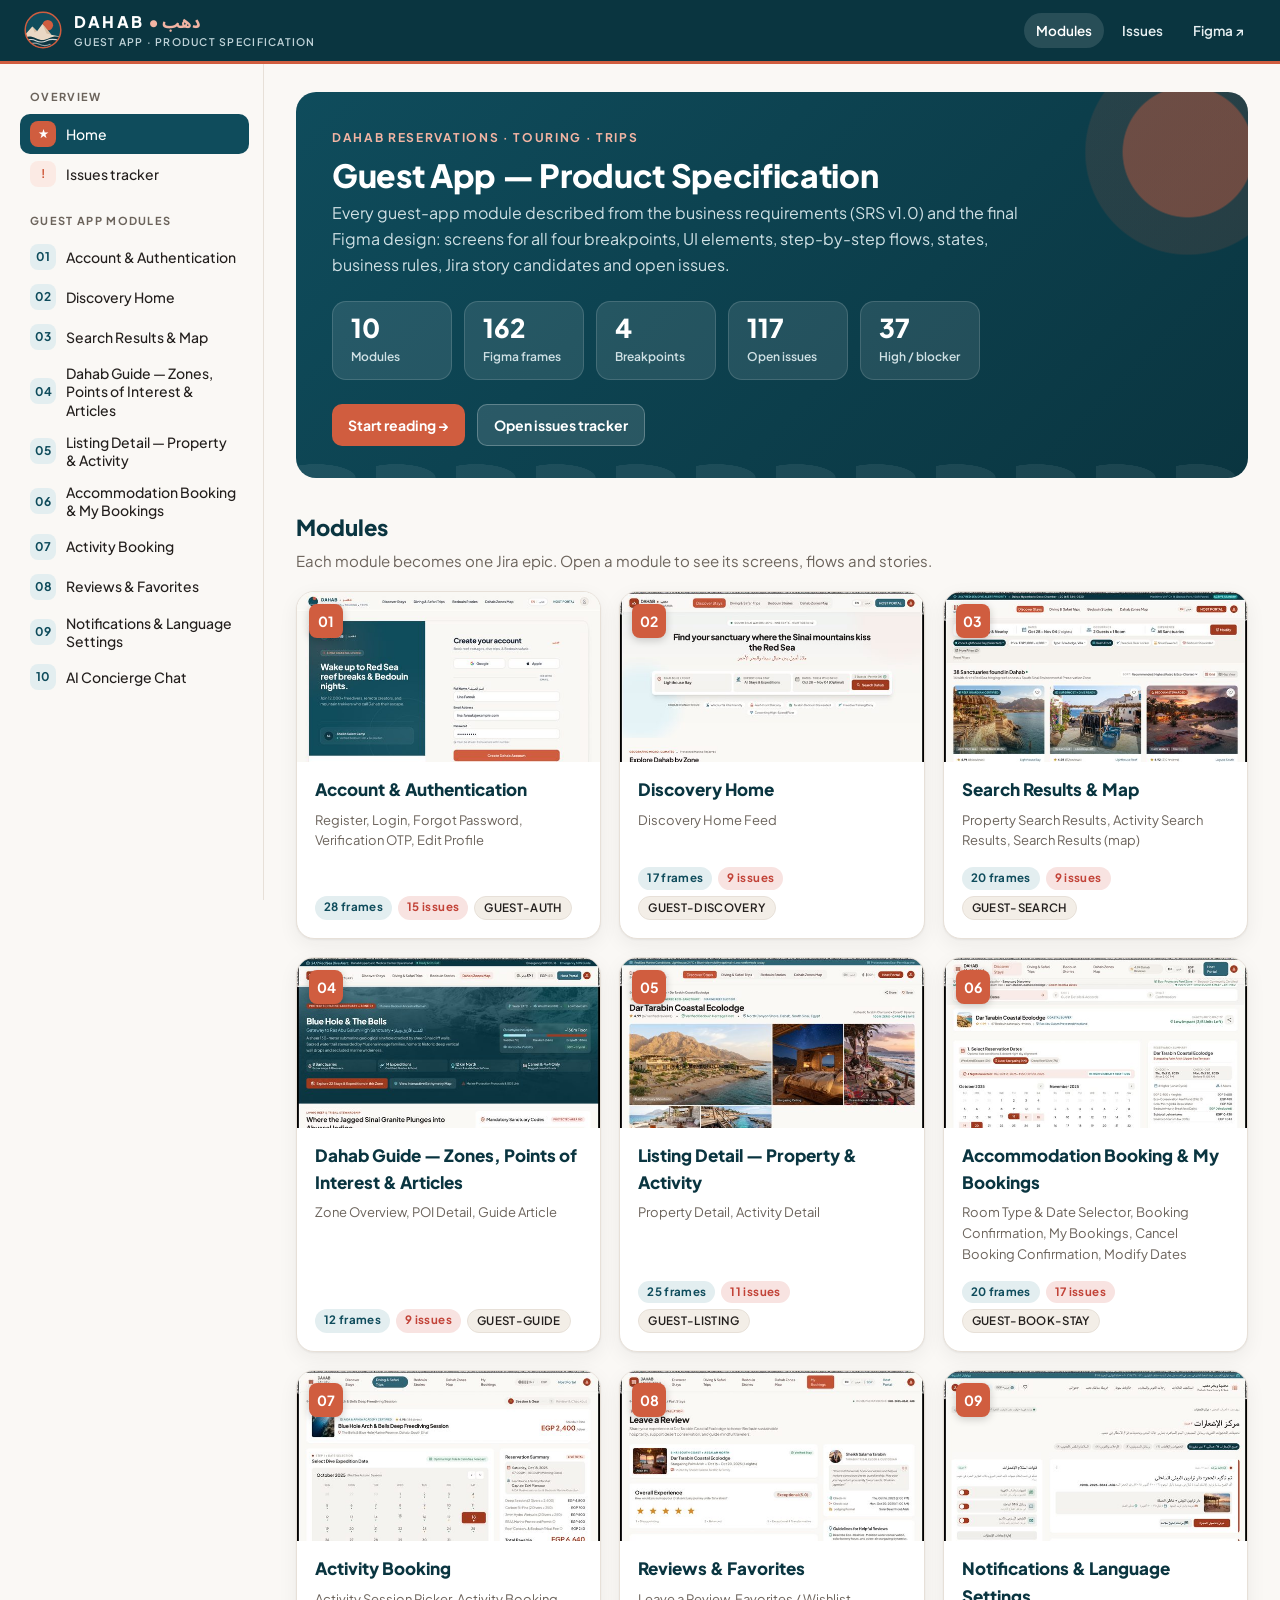
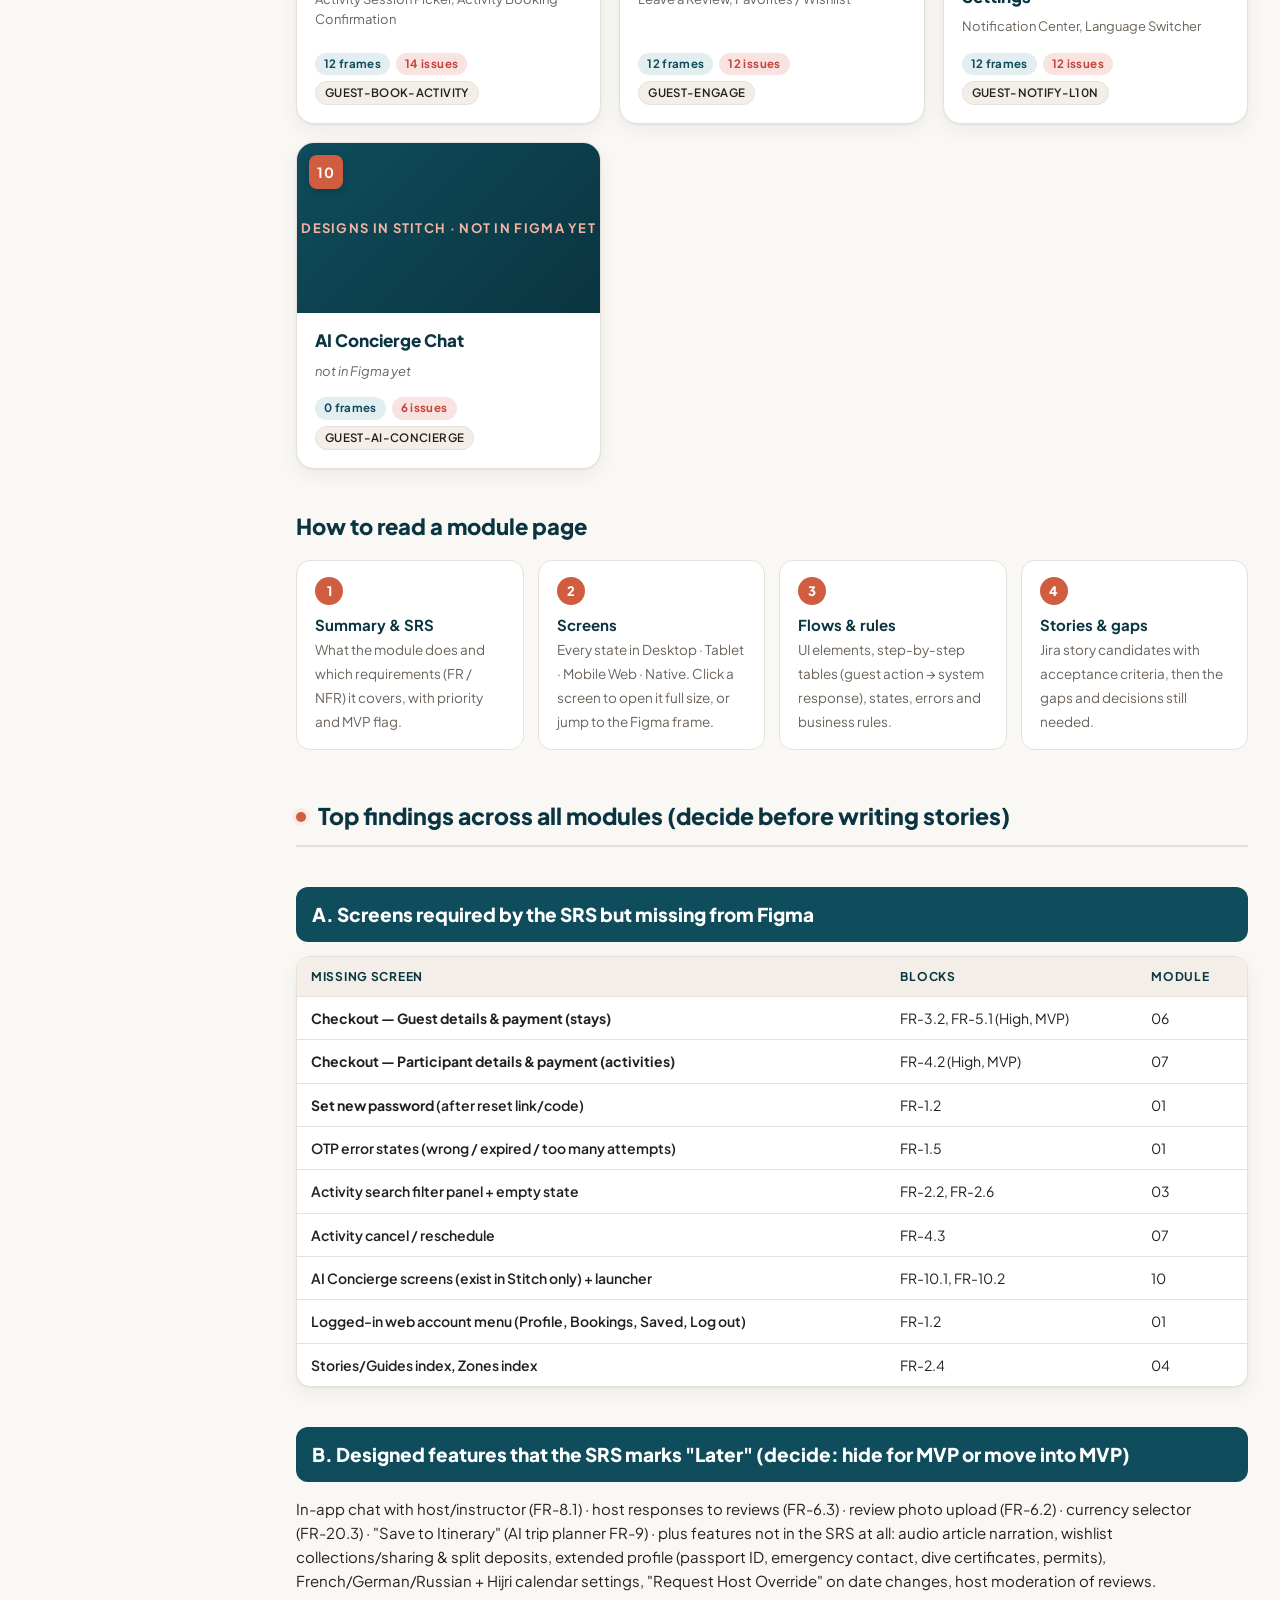
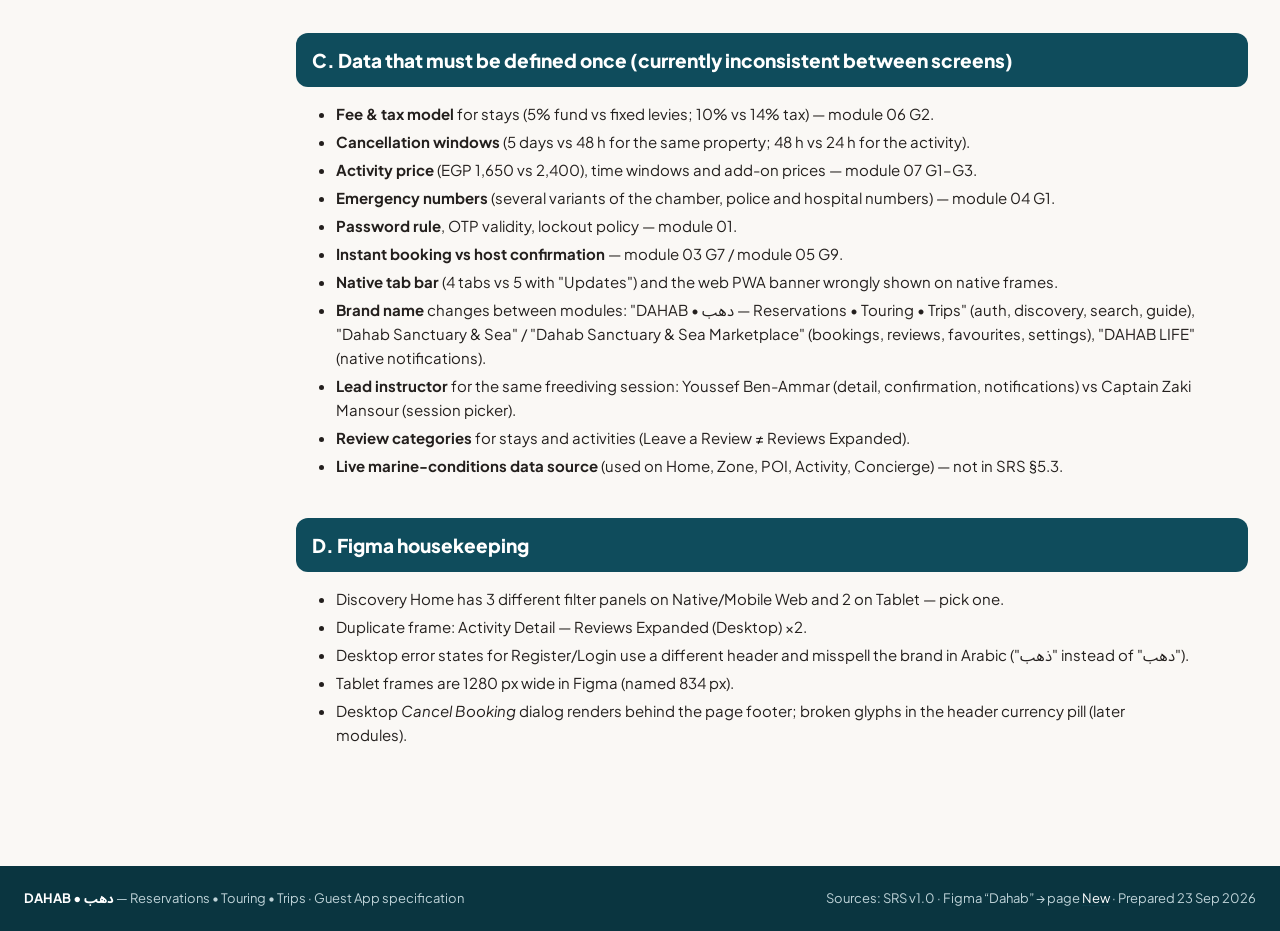
<file: index.html>
<!doctype html>
<html lang="en">
<head>
<meta charset="utf-8">
<meta name="viewport" content="width=device-width, initial-scale=1">
<title>Home · Dahab Guest App Specs</title>
<link rel="icon" href="assets/logo.svg" type="image/svg+xml">
<link rel="preconnect" href="https://fonts.googleapis.com">
<link rel="preconnect" href="https://fonts.gstatic.com" crossorigin>
<link href="https://fonts.googleapis.com/css2?family=Plus+Jakarta+Sans:wght@400;500;600;700;800&family=Noto+Sans+Arabic:wght@400;600;700&display=swap" rel="stylesheet">
<link rel="stylesheet" href="assets/style.css">
</head>
<body>
<header class="topbar">
  <label for="nav-toggle" class="nav-btn" aria-label="Menu"><span></span><span></span><span></span></label>
  <a class="brand" href="index.html">
    <img src="assets/logo.svg" alt="">
    <span><span class="brand-name">DAHAB<span class="ar">• دهب</span></span>
    <span class="brand-sub">Guest App · Product Specification</span></span>
  </a>
  <nav class="topbar-links">
    <a href="index.html" class="active">Modules</a>
    <a href="issues.html">Issues</a>
    <a href="https://www.figma.com/design/JeROg9VP2nDmcMHfGjXmLy/Dahab?node-id=16-2" target="_blank" rel="noopener">Figma ↗</a>
  </nav>
</header>
<input type="checkbox" id="nav-toggle">
<div class="layout no-toc">
<nav class="sidebar"><div class="side-label">Overview</div><ul><li><a href="index.html" class=active><span class="num alt">★</span>Home</a></li><li><a href="issues.html"><span class="num alt">!</span>Issues tracker</a></li></ul><div class="side-label">Guest app modules</div><ul><li><a href="01-account-authentication.html"><span class="num">01</span>Account &amp; Authentication</a></li><li><a href="02-discovery-home.html"><span class="num">02</span>Discovery Home</a></li><li><a href="03-search-results-and-map.html"><span class="num">03</span>Search Results &amp; Map</a></li><li><a href="04-dahab-guide-zones-pois-articles.html"><span class="num">04</span>Dahab Guide — Zones, Points of Interest &amp; Articles</a></li><li><a href="05-listing-detail-property-activity.html"><span class="num">05</span>Listing Detail — Property &amp; Activity</a></li><li><a href="06-accommodation-booking-and-my-bookings.html"><span class="num">06</span>Accommodation Booking &amp; My Bookings</a></li><li><a href="07-activity-booking.html"><span class="num">07</span>Activity Booking</a></li><li><a href="08-reviews-and-favorites.html"><span class="num">08</span>Reviews &amp; Favorites</a></li><li><a href="09-notifications-and-language.html"><span class="num">09</span>Notifications &amp; Language Settings</a></li><li><a href="10-ai-concierge.html"><span class="num">10</span>AI Concierge Chat</a></li></ul></nav>
<main class="content">
<section class="hero">
  <div class="eyebrow">Dahab Reservations · Touring · Trips</div>
  <h1>Guest App — Product Specification</h1>
  <p class="lead">Every guest-app module described from the business requirements (SRS v1.0) and the final Figma design:
  screens for all four breakpoints, UI elements, step-by-step flows, states, business rules, Jira story candidates and open issues.</p>
  <div class="stats">
    <div class="stat"><b>10</b><span>Modules</span></div>
    <div class="stat"><b>162</b><span>Figma frames</span></div>
    <div class="stat"><b>4</b><span>Breakpoints</span></div>
    <div class="stat"><b>117</b><span>Open issues</span></div>
    <div class="stat"><b>37</b><span>High / blocker</span></div>
  </div>
  <div class="stats"><a class="btn" href="01-account-authentication.html">Start reading →</a>
  <a class="btn ghost" href="issues.html">Open issues tracker</a></div>
  <div class="hero-waves"></div>
</section>

<h2 class="section-title">Modules</h2>
<p class="section-sub">Each module becomes one Jira epic. Open a module to see its screens, flows and stories.</p>
<div class="cards"><a class="card" href="01-account-authentication.html"><div class="card-thumb"><span class="num">01</span><img loading="lazy" src="images/thumbs/16-635.jpg" alt=""></div>
  <div class="card-body"><h3>Account &amp; Authentication</h3><p>Register, Login, Forgot Password, Verification OTP, Edit Profile</p>
  <div class="card-foot"><span class="badge b-low">28 frames</span>
  <span class="badge b-high">15 issues</span>
  <span class="badge b-cat">GUEST-AUTH</span></div></div></a><a class="card" href="02-discovery-home.html"><div class="card-thumb"><span class="num">02</span><img loading="lazy" src="images/thumbs/16-9383.jpg" alt=""></div>
  <div class="card-body"><h3>Discovery Home</h3><p>Discovery Home Feed</p>
  <div class="card-foot"><span class="badge b-low">17 frames</span>
  <span class="badge b-high">9 issues</span>
  <span class="badge b-cat">GUEST-DISCOVERY</span></div></div></a><a class="card" href="03-search-results-and-map.html"><div class="card-thumb"><span class="num">03</span><img loading="lazy" src="images/thumbs/16-12886.jpg" alt=""></div>
  <div class="card-body"><h3>Search Results &amp; Map</h3><p>Property Search Results, Activity Search Results, Search Results (map)</p>
  <div class="card-foot"><span class="badge b-low">20 frames</span>
  <span class="badge b-high">9 issues</span>
  <span class="badge b-cat">GUEST-SEARCH</span></div></div></a><a class="card" href="04-dahab-guide-zones-pois-articles.html"><div class="card-thumb"><span class="num">04</span><img loading="lazy" src="images/thumbs/16-19353.jpg" alt=""></div>
  <div class="card-body"><h3>Dahab Guide — Zones, Points of Interest &amp; Articles</h3><p>Zone Overview, POI Detail, Guide Article</p>
  <div class="card-foot"><span class="badge b-low">12 frames</span>
  <span class="badge b-high">9 issues</span>
  <span class="badge b-cat">GUEST-GUIDE</span></div></div></a><a class="card" href="05-listing-detail-property-activity.html"><div class="card-thumb"><span class="num">05</span><img loading="lazy" src="images/thumbs/16-25591.jpg" alt=""></div>
  <div class="card-body"><h3>Listing Detail — Property &amp; Activity</h3><p>Property Detail, Activity Detail</p>
  <div class="card-foot"><span class="badge b-low">25 frames</span>
  <span class="badge b-high">11 issues</span>
  <span class="badge b-cat">GUEST-LISTING</span></div></div></a><a class="card" href="06-accommodation-booking-and-my-bookings.html"><div class="card-thumb"><span class="num">06</span><img loading="lazy" src="images/thumbs/42-5279.jpg" alt=""></div>
  <div class="card-body"><h3>Accommodation Booking &amp; My Bookings</h3><p>Room Type &amp; Date Selector, Booking Confirmation, My Bookings, Cancel Booking Confirmation, Modify Dates</p>
  <div class="card-foot"><span class="badge b-low">20 frames</span>
  <span class="badge b-high">17 issues</span>
  <span class="badge b-cat">GUEST-BOOK-STAY</span></div></div></a><a class="card" href="07-activity-booking.html"><div class="card-thumb"><span class="num">07</span><img loading="lazy" src="images/thumbs/42-15644.jpg" alt=""></div>
  <div class="card-body"><h3>Activity Booking</h3><p>Activity Session Picker, Activity Booking Confirmation</p>
  <div class="card-foot"><span class="badge b-low">12 frames</span>
  <span class="badge b-high">14 issues</span>
  <span class="badge b-cat">GUEST-BOOK-ACTIVITY</span></div></div></a><a class="card" href="08-reviews-and-favorites.html"><div class="card-thumb"><span class="num">08</span><img loading="lazy" src="images/thumbs/42-17849.jpg" alt=""></div>
  <div class="card-body"><h3>Reviews &amp; Favorites</h3><p>Leave a Review, Favorites / Wishlist</p>
  <div class="card-foot"><span class="badge b-low">12 frames</span>
  <span class="badge b-high">12 issues</span>
  <span class="badge b-cat">GUEST-ENGAGE</span></div></div></a><a class="card" href="09-notifications-and-language.html"><div class="card-thumb"><span class="num">09</span><img loading="lazy" src="images/thumbs/42-23093.jpg" alt=""></div>
  <div class="card-body"><h3>Notifications &amp; Language Settings</h3><p>Notification Center, Language Switcher</p>
  <div class="card-foot"><span class="badge b-low">12 frames</span>
  <span class="badge b-high">12 issues</span>
  <span class="badge b-cat">GUEST-NOTIFY-L10N</span></div></div></a><a class="card" href="10-ai-concierge.html"><div class="card-thumb empty"><span class="num">10</span>Designs in Stitch · not in Figma yet</div>
  <div class="card-body"><h3>AI Concierge Chat</h3><p><em>not in Figma yet</em></p>
  <div class="card-foot"><span class="badge b-low">0 frames</span>
  <span class="badge b-high">6 issues</span>
  <span class="badge b-cat">GUEST-AI-CONCIERGE</span></div></div></a></div>

<h2 class="section-title">How to read a module page</h2>
<div class="howto">
  <div><b>Summary & SRS</b><span>What the module does and which requirements (FR / NFR) it covers, with priority and MVP flag.</span></div>
  <div><b>Screens</b><span>Every state in Desktop · Tablet · Mobile Web · Native. Click a screen to open it full size, or jump to the Figma frame.</span></div>
  <div><b>Flows & rules</b><span>UI elements, step-by-step tables (guest action → system response), states, errors and business rules.</span></div>
  <div><b>Stories & gaps</b><span>Jira story candidates with acceptance criteria, then the gaps and decisions still needed.</span></div>
</div>

<article class="doc"><h2 id="top-findings-across-all-modules-decide-before-writing-stories">Top findings across all modules (decide before writing stories)</h2>
<h3 id="a-screens-required-by-the-srs-but-missing-from-figma">A. Screens required by the SRS but missing from Figma</h3>
<div class="table-wrap"><table>
<thead>
<tr class="header">
<th>Missing screen</th>
<th>Blocks</th>
<th>Module</th>
</tr>
</thead>
<tbody>
<tr class="odd">
<td><strong>Checkout — Guest details &amp; payment (stays)</strong></td>
<td>FR-3.2, FR-5.1 (High, MVP)</td>
<td>06</td>
</tr>
<tr class="even">
<td><strong>Checkout — Participant details &amp; payment (activities)</strong></td>
<td>FR-4.2 (High, MVP)</td>
<td>07</td>
</tr>
<tr class="odd">
<td><strong>Set new password</strong> (after reset link/code)</td>
<td>FR-1.2</td>
<td>01</td>
</tr>
<tr class="even">
<td>OTP error states (wrong / expired / too many attempts)</td>
<td>FR-1.5</td>
<td>01</td>
</tr>
<tr class="odd">
<td>Activity search filter panel + empty state</td>
<td>FR-2.2, FR-2.6</td>
<td>03</td>
</tr>
<tr class="even">
<td>Activity cancel / reschedule</td>
<td>FR-4.3</td>
<td>07</td>
</tr>
<tr class="odd">
<td>AI Concierge screens (exist in Stitch only) + launcher</td>
<td>FR-10.1, FR-10.2</td>
<td>10</td>
</tr>
<tr class="even">
<td>Logged-in web account menu (Profile, Bookings, Saved, Log out)</td>
<td>FR-1.2</td>
<td>01</td>
</tr>
<tr class="odd">
<td>Stories/Guides index, Zones index</td>
<td>FR-2.4</td>
<td>04</td>
</tr>
</tbody>
</table></div>
<h3 id="b-designed-features-that-the-srs-marks-later-decide-hide-for-mvp-or-move-into-mvp">B. Designed features that the SRS marks "Later" (decide: hide for MVP or move into MVP)</h3>
<p>In-app chat with host/instructor (FR-8.1) · host responses to reviews (FR-6.3) · review photo upload (FR-6.2) · currency selector (FR-20.3) · "Save to Itinerary" (AI trip planner FR-9) · plus features not in the SRS at all: audio article narration, wishlist collections/sharing &amp; split deposits, extended profile (passport ID, emergency contact, dive certificates, permits), French/German/Russian + Hijri calendar settings, "Request Host Override" on date changes, host moderation of reviews.</p>
<h3 id="c-data-that-must-be-defined-once-currently-inconsistent-between-screens">C. Data that must be defined once (currently inconsistent between screens)</h3>
<ul>
<li><strong>Fee &amp; tax model</strong> for stays (5% fund vs fixed levies; 10% vs 14% tax) — module 06 G2.</li>
<li><strong>Cancellation windows</strong> (5 days vs 48 h for the same property; 48 h vs 24 h for the activity).</li>
<li><strong>Activity price</strong> (EGP 1,650 vs 2,400), time windows and add-on prices — module 07 G1–G3.</li>
<li><strong>Emergency numbers</strong> (several variants of the chamber, police and hospital numbers) — module 04 G1.</li>
<li><strong>Password rule</strong>, OTP validity, lockout policy — module 01.</li>
<li><strong>Instant booking vs host confirmation</strong> — module 03 G7 / module 05 G9.</li>
<li><strong>Native tab bar</strong> (4 tabs vs 5 with "Updates") and the web PWA banner wrongly shown on native frames.</li>
<li><strong>Brand name</strong> changes between modules: "DAHAB • دهب — Reservations • Touring • Trips" (auth, discovery, search, guide), "Dahab Sanctuary &amp; Sea" / "Dahab Sanctuary &amp; Sea Marketplace" (bookings, reviews, favourites, settings), "DAHAB LIFE" (native notifications).</li>
<li><strong>Lead instructor</strong> for the same freediving session: Youssef Ben-Ammar (detail, confirmation, notifications) vs Captain Zaki Mansour (session picker).</li>
<li><strong>Review categories</strong> for stays and activities (Leave a Review ≠ Reviews Expanded).</li>
<li><strong>Live marine-conditions data source</strong> (used on Home, Zone, POI, Activity, Concierge) — not in SRS §5.3.</li>
</ul>
<h3 id="d-figma-housekeeping">D. Figma housekeeping</h3>
<ul>
<li>Discovery Home has 3 different filter panels on Native/Mobile Web and 2 on Tablet — pick one.</li>
<li>Duplicate frame: Activity Detail — Reviews Expanded (Desktop) ×2.</li>
<li>Desktop error states for Register/Login use a different header and misspell the brand in Arabic ("ذهب" instead of "دهب").</li>
<li>Tablet frames are 1280 px wide in Figma (named 834 px).</li>
<li>Desktop <em>Cancel Booking</em> dialog renders behind the page footer; broken glyphs in the header currency pill (later modules).</li>
</ul>
</article>

</main>

</div>
<footer class="site-footer">
  <span><b style="color:#fff">DAHAB • دهب</b> — Reservations • Touring • Trips · Guest App specification</span>
  <span>Sources: SRS v1.0 · Figma “Dahab” → page <a href="https://www.figma.com/design/JeROg9VP2nDmcMHfGjXmLy/Dahab?node-id=16-2" target="_blank" rel="noopener">New</a> · Prepared 23 Sep 2026</span>
</footer>
<script src="assets/app.js" defer></script>
</body>
</html>
</file>
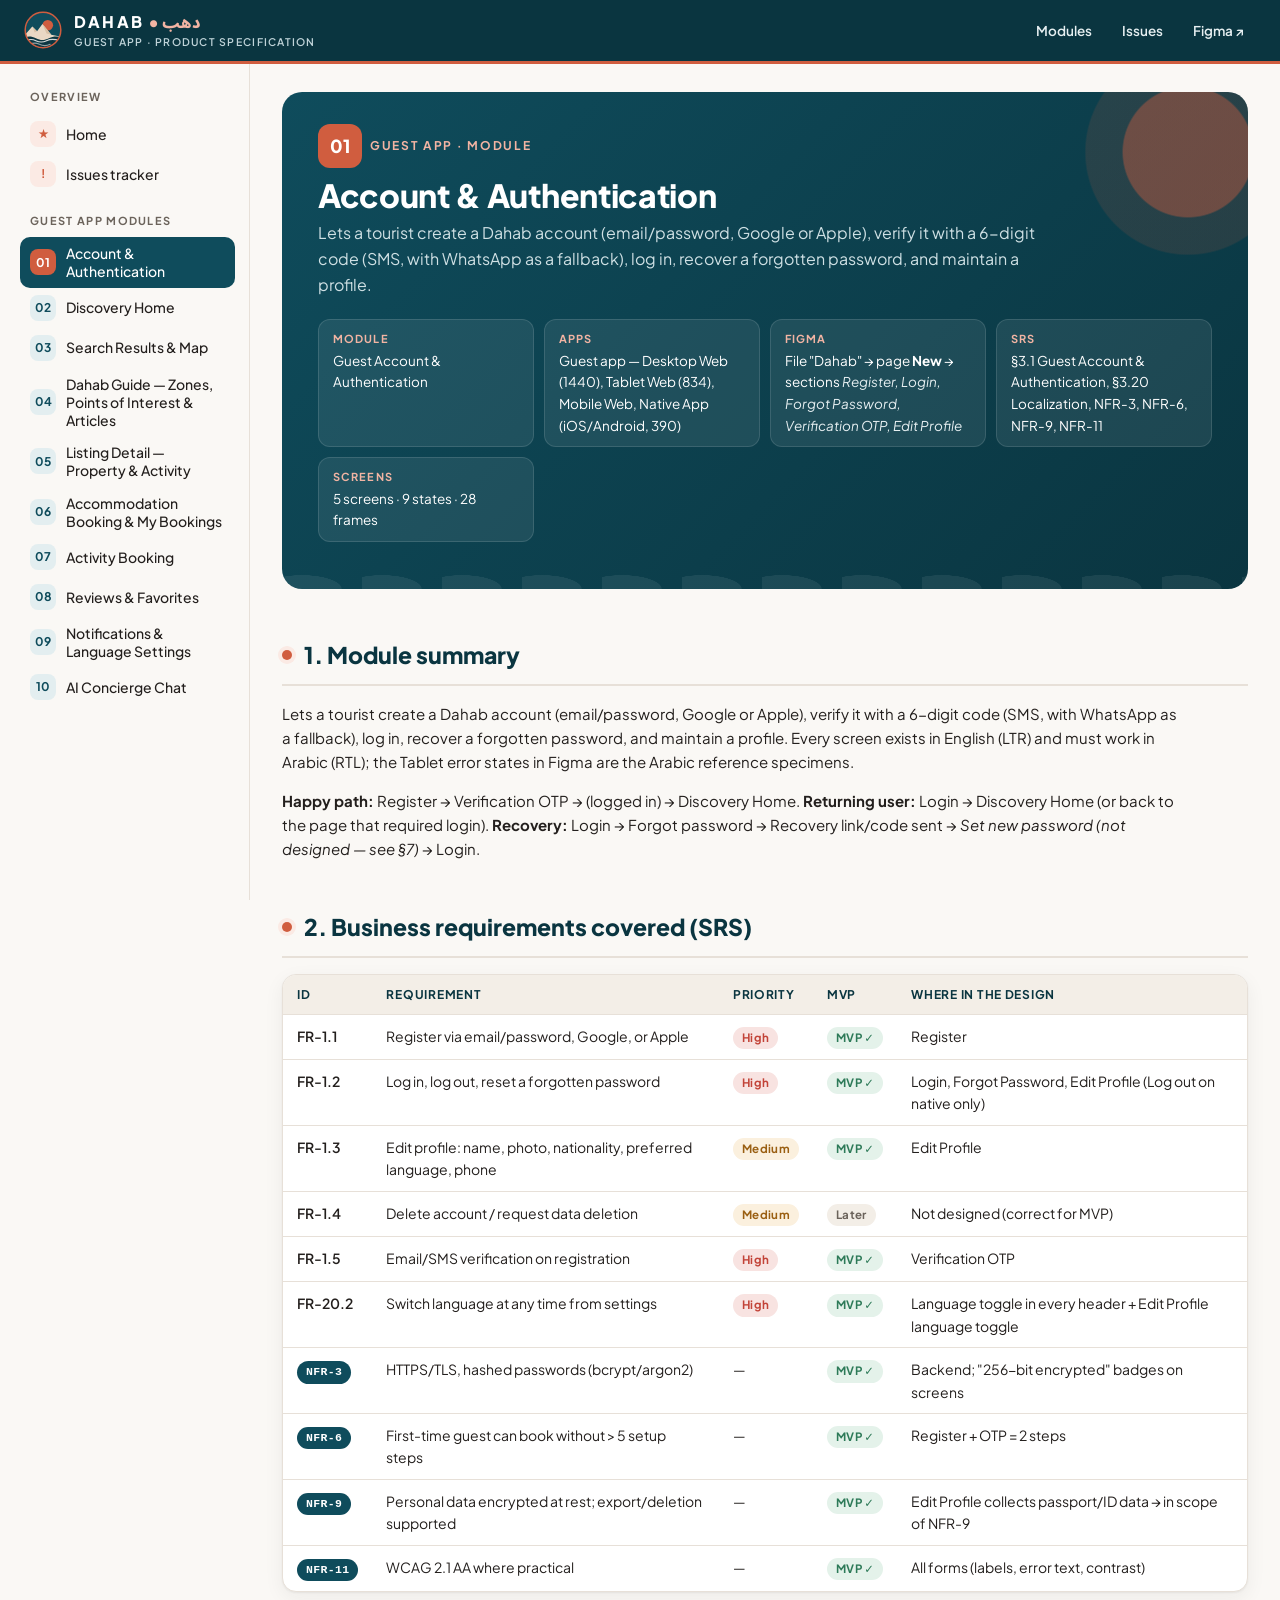
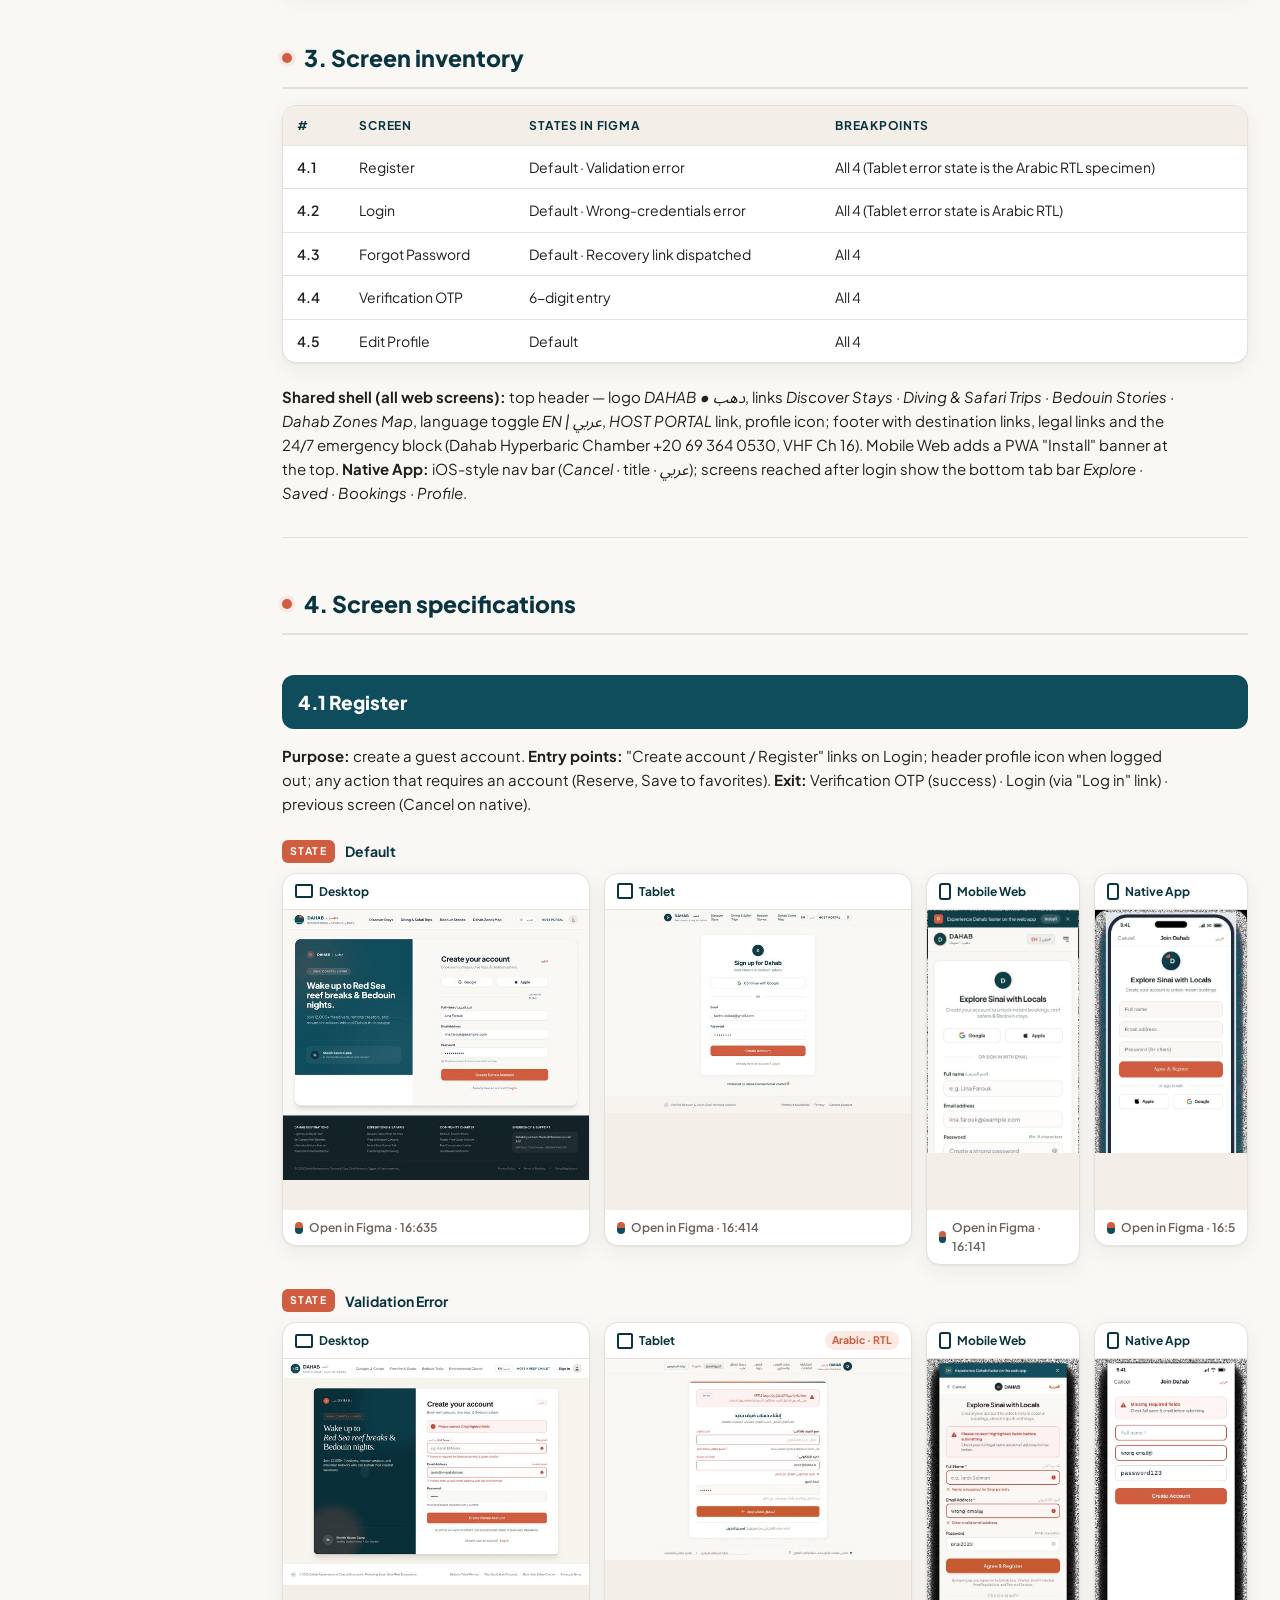
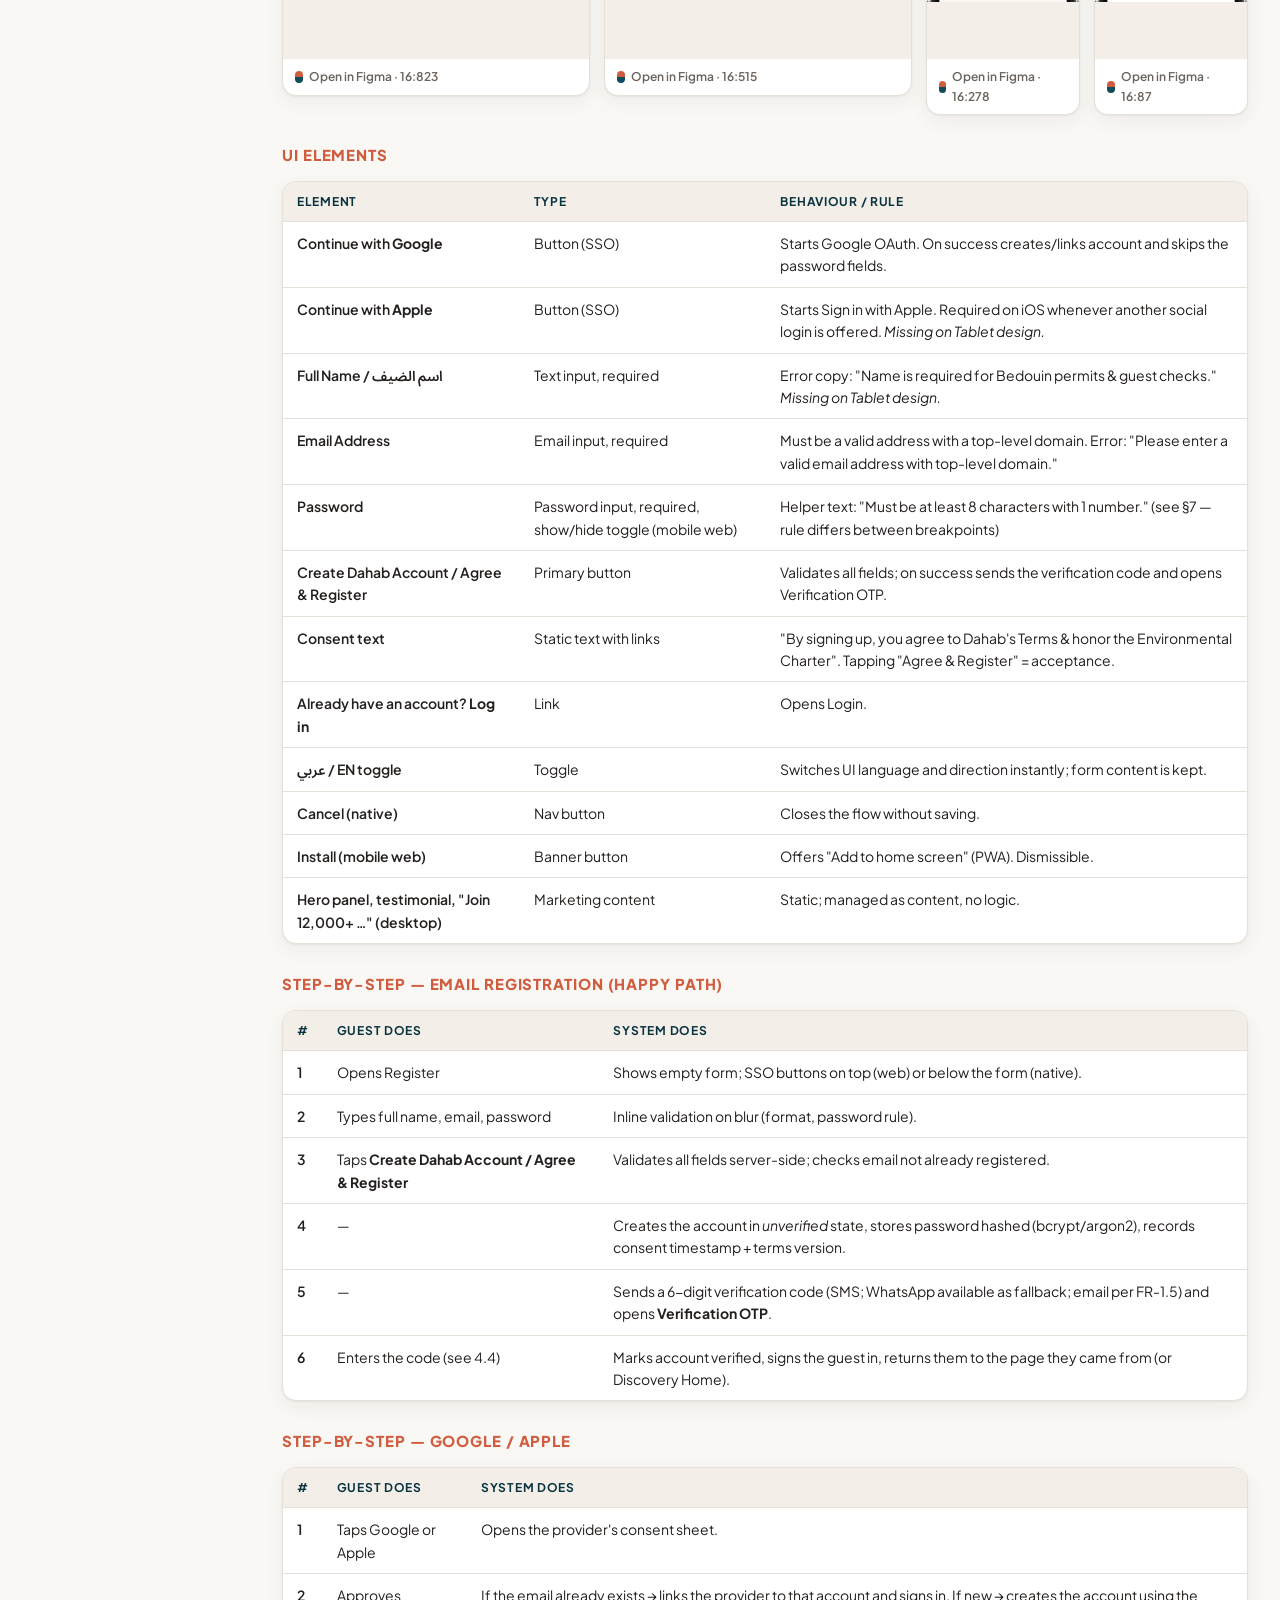
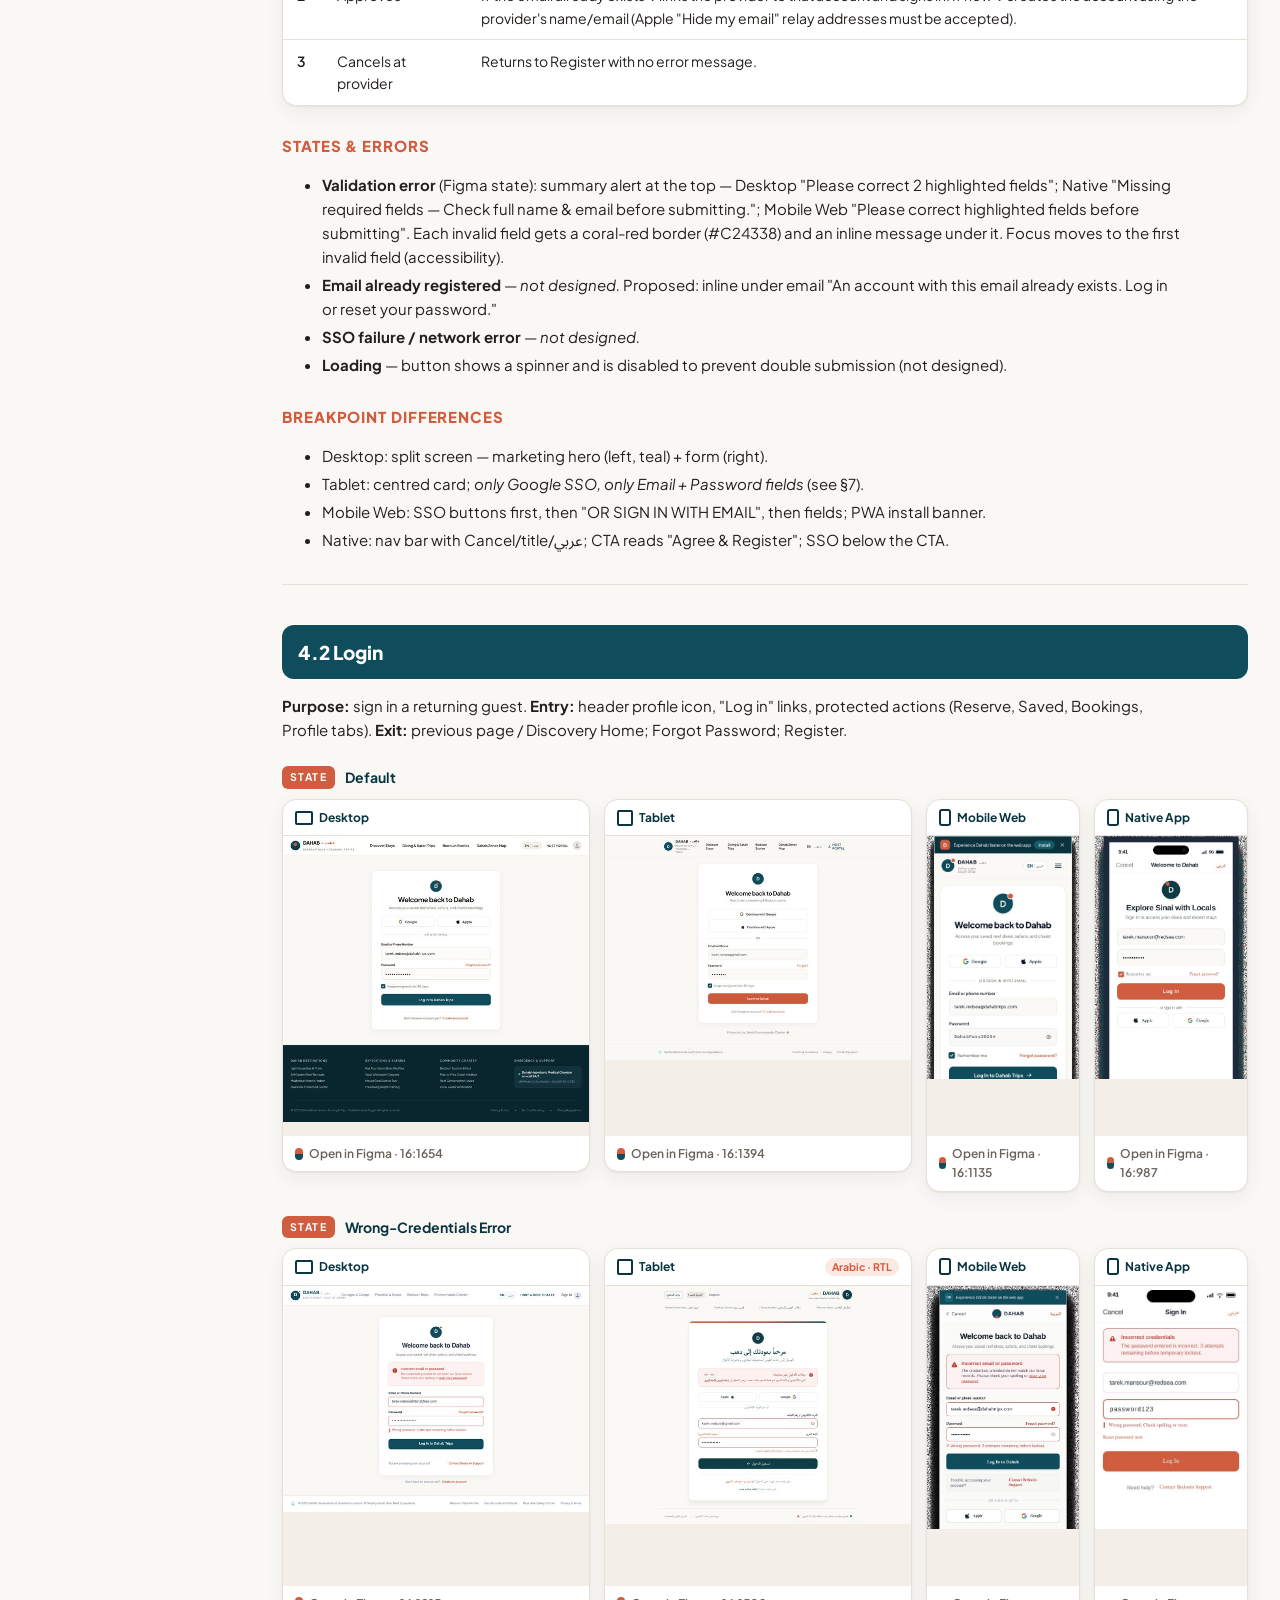
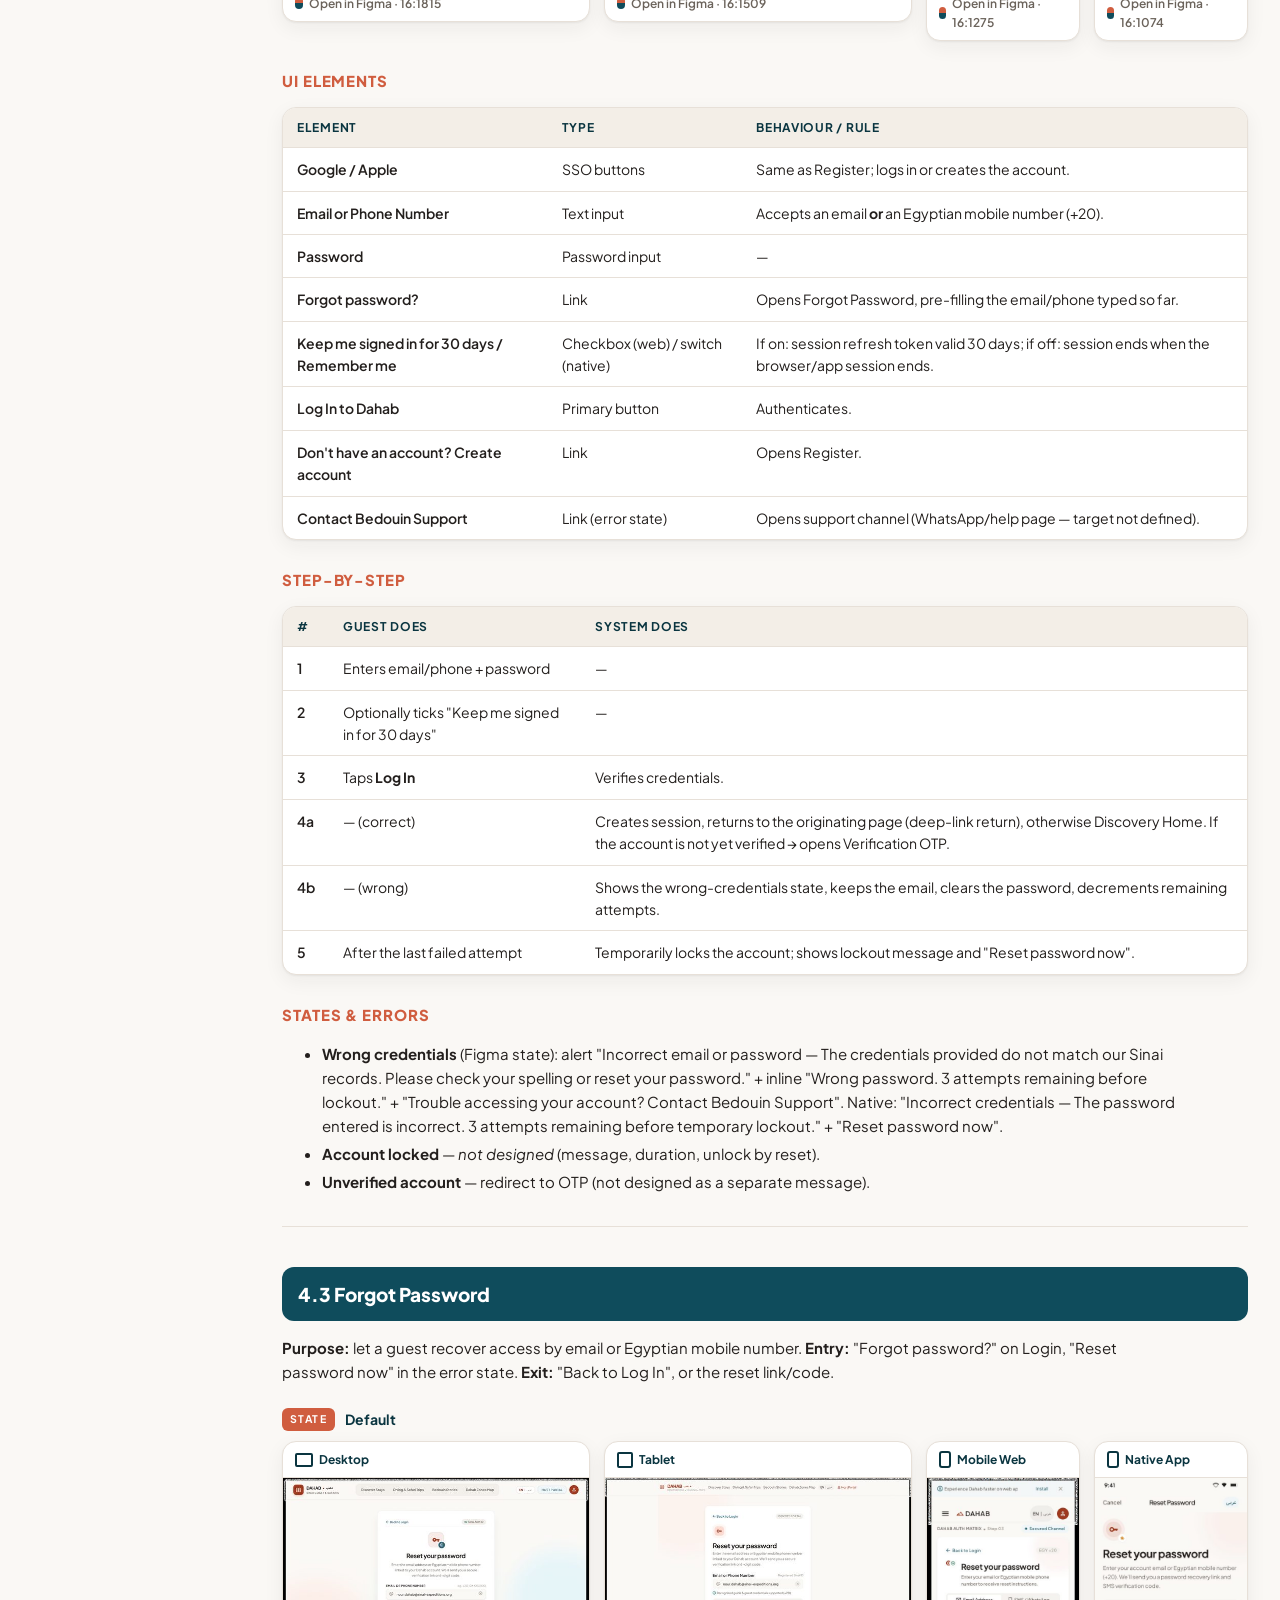
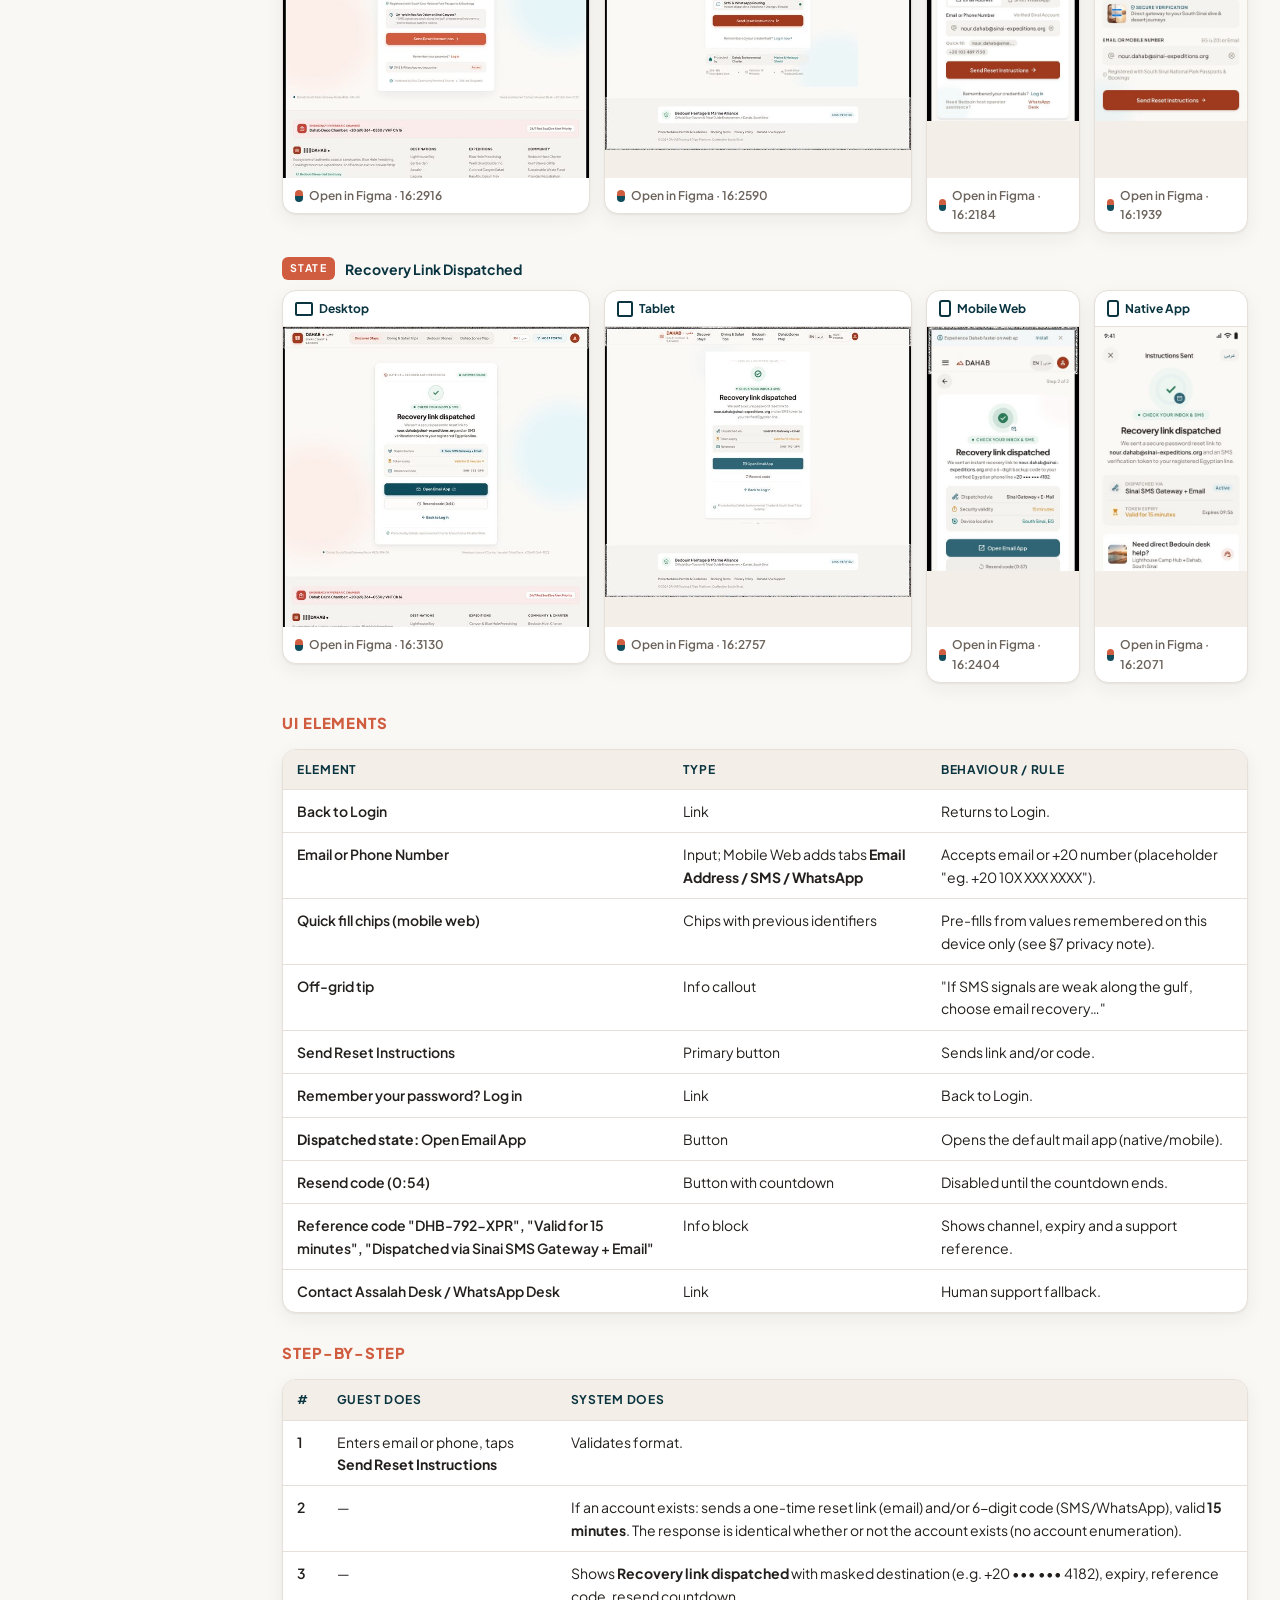
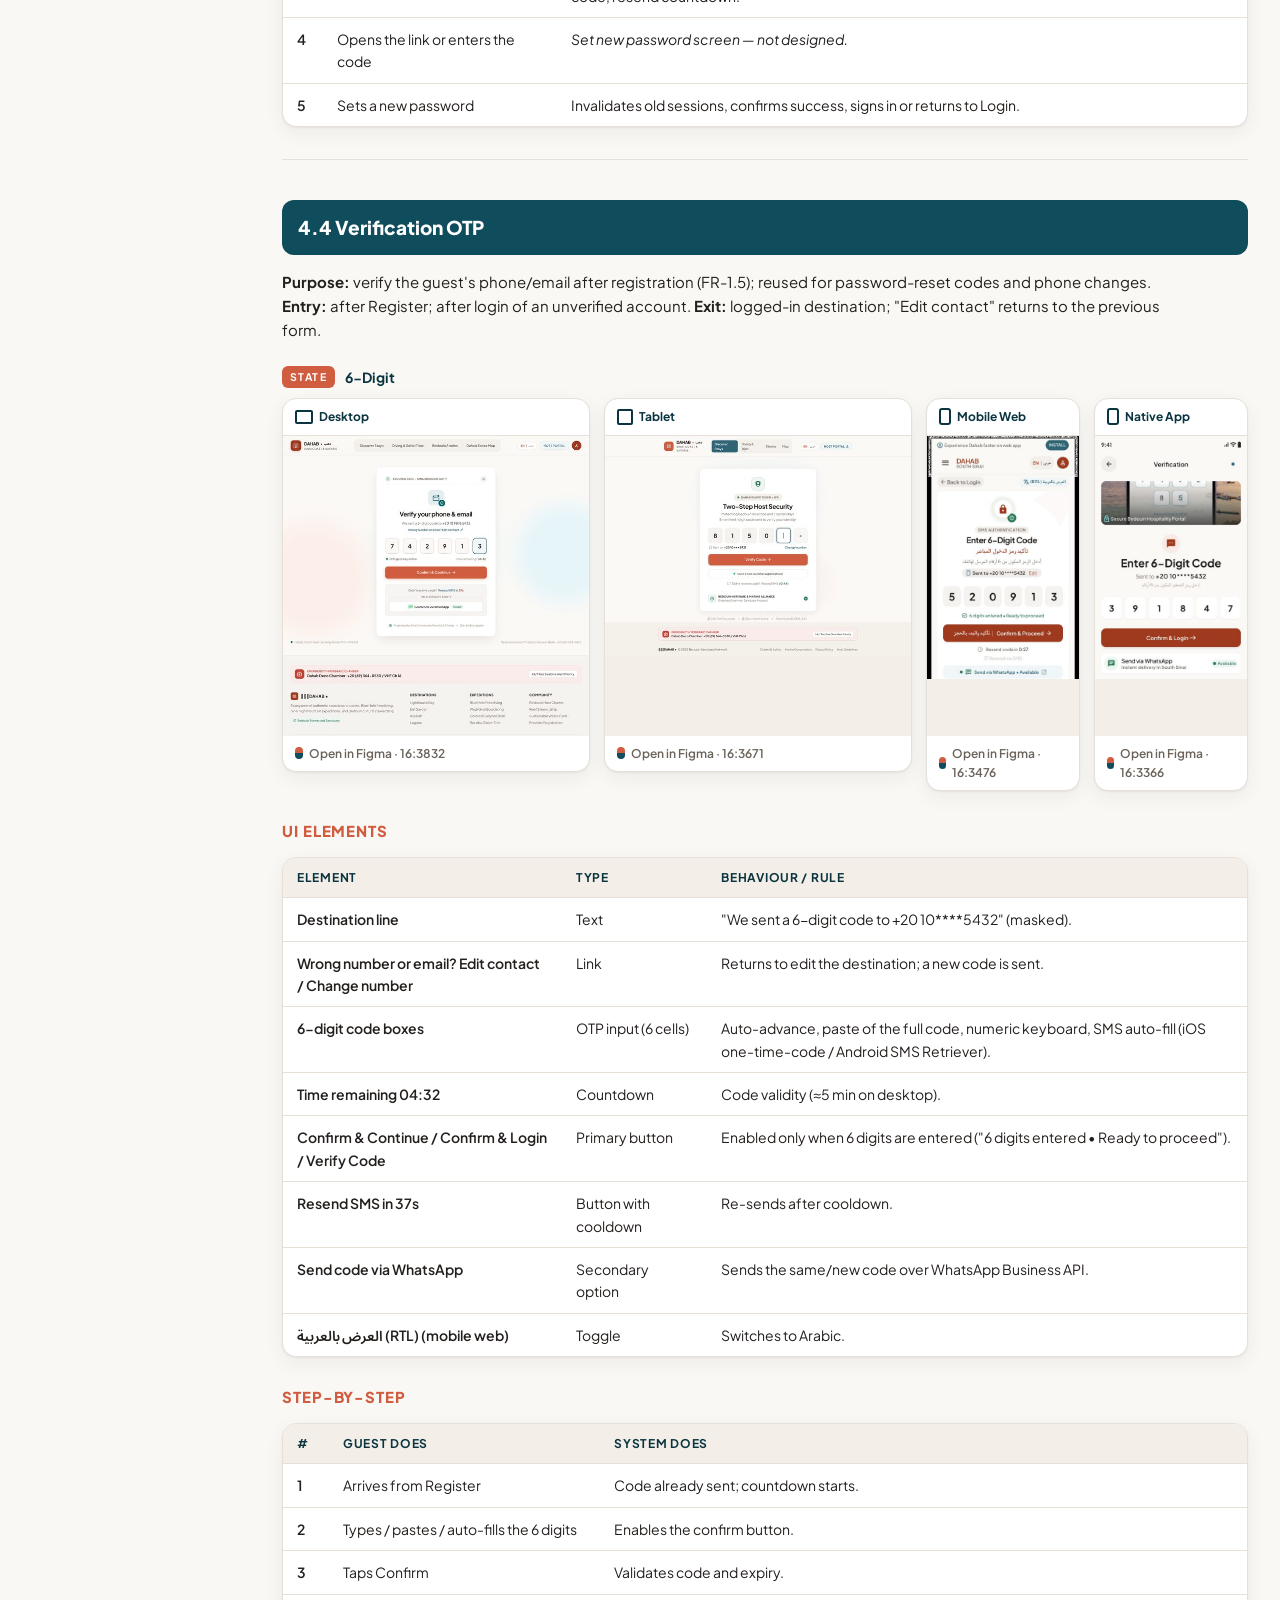
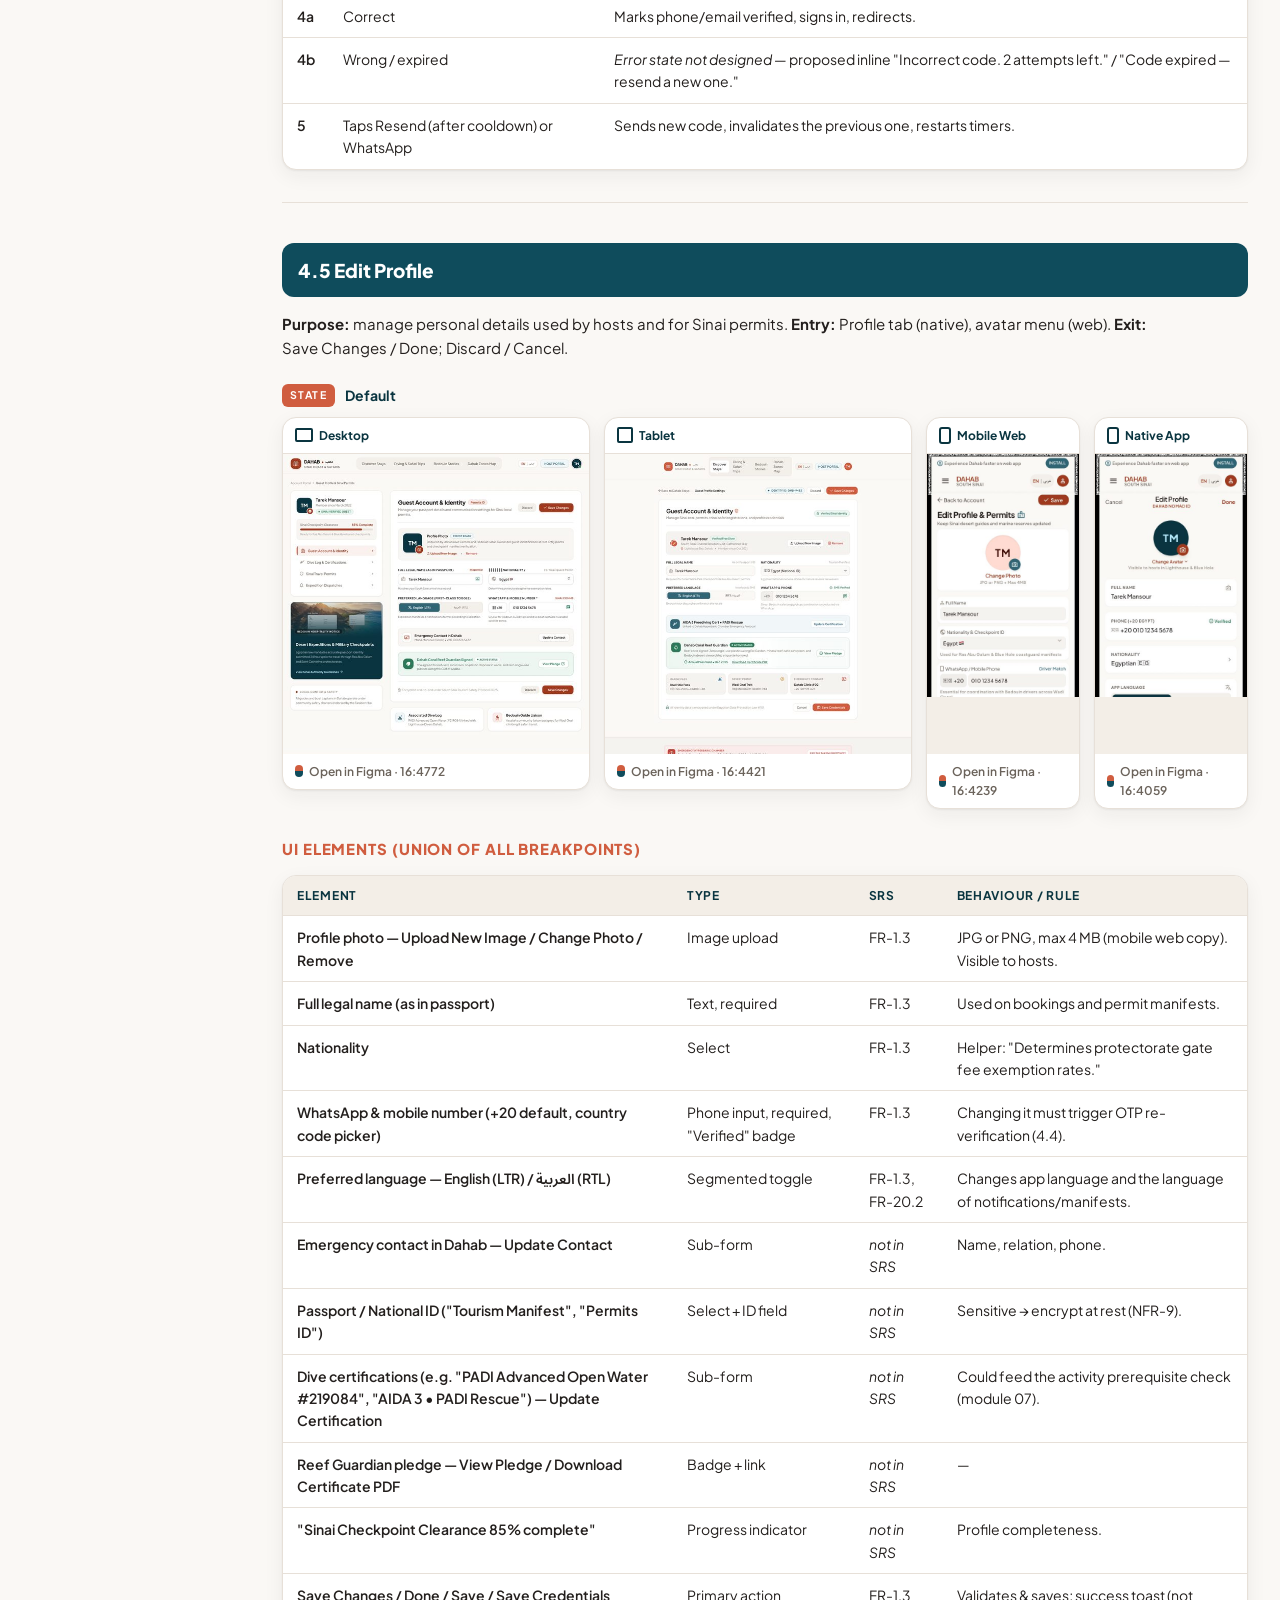
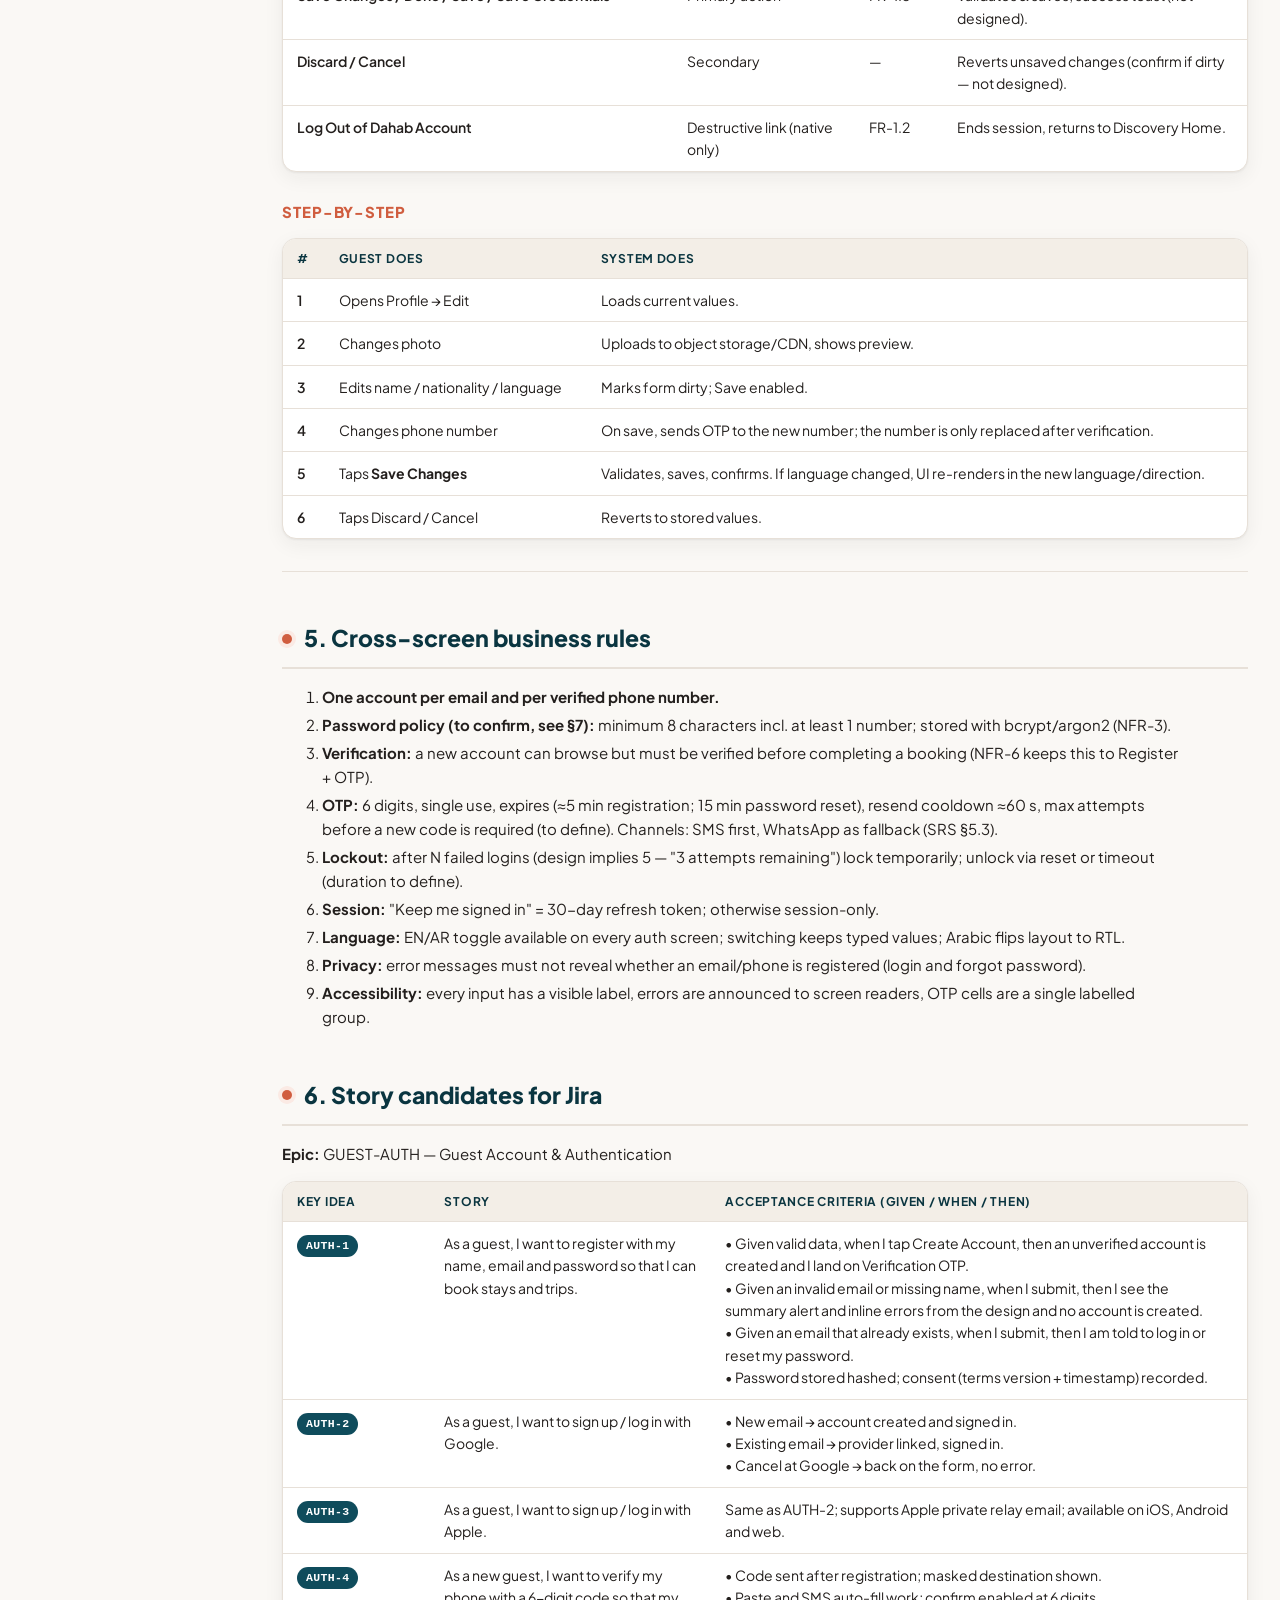
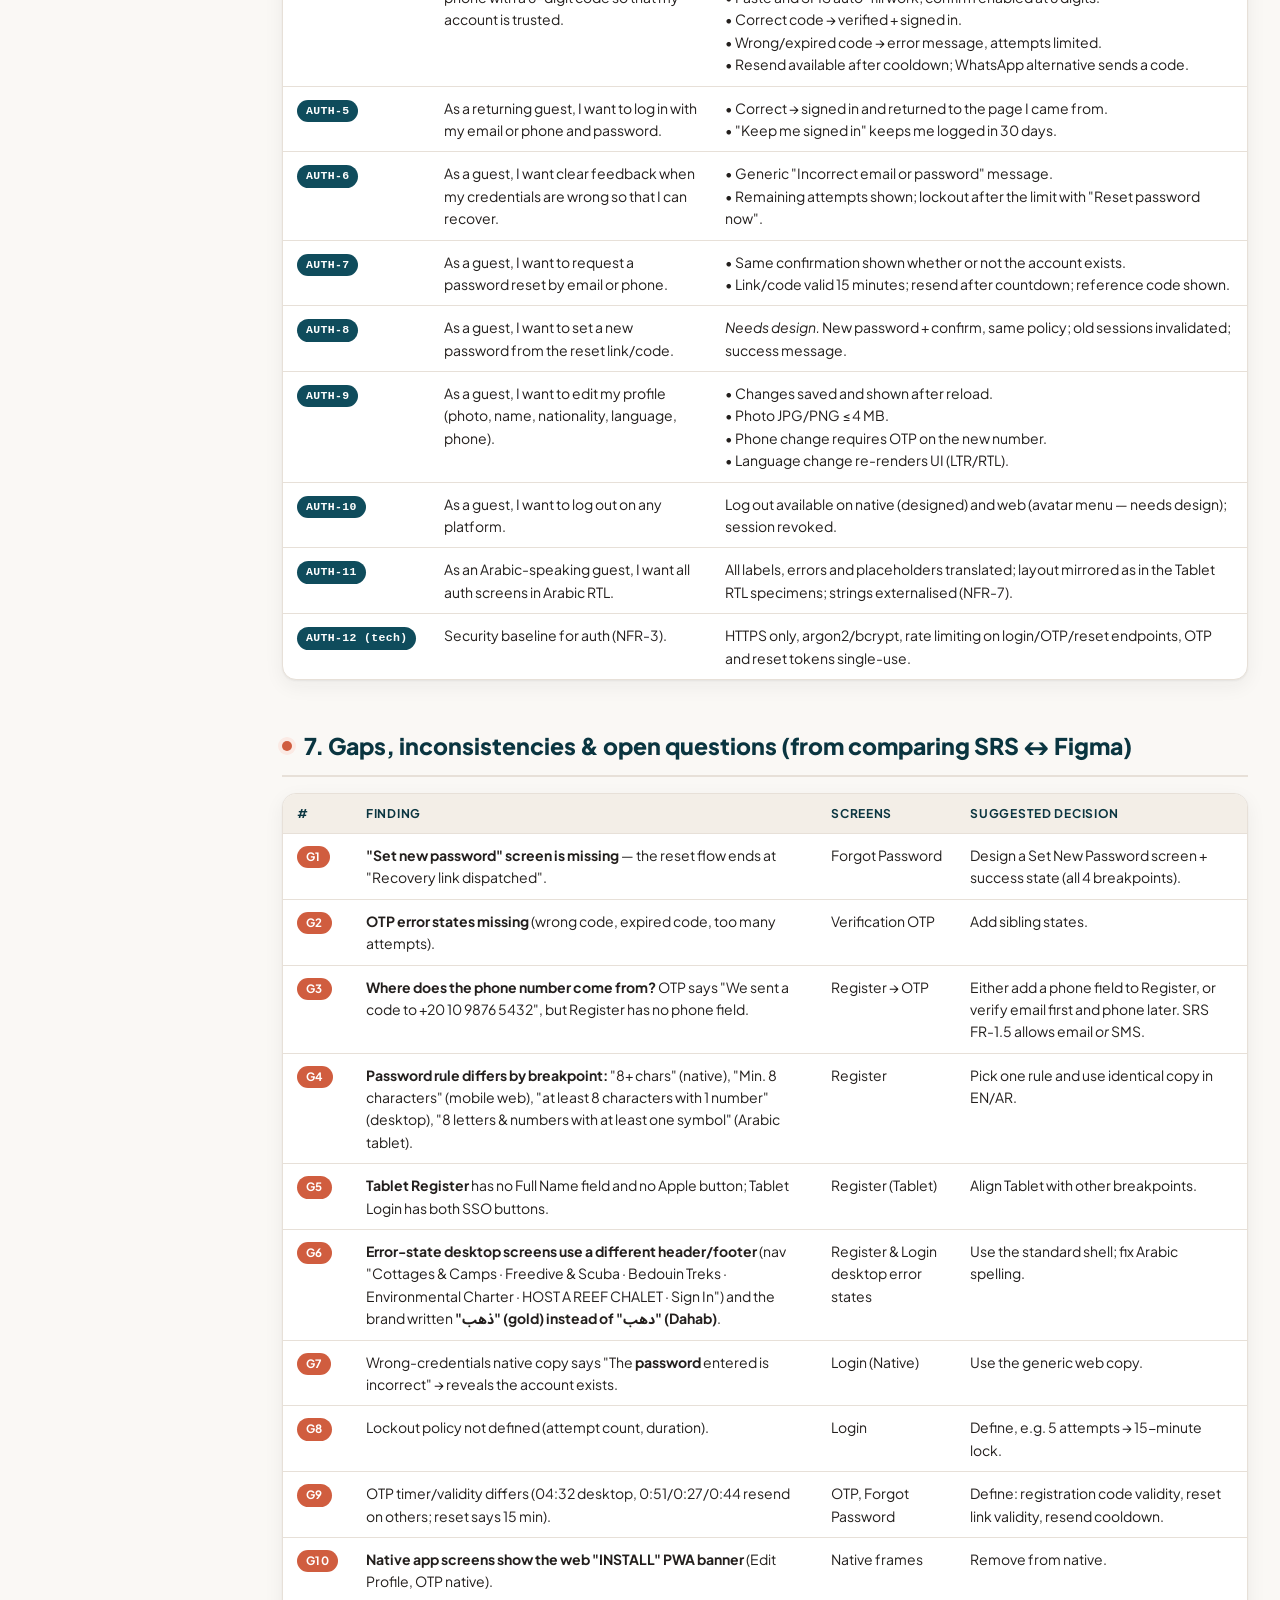
<file: 01-account-authentication.html>
<!doctype html>
<html lang="en">
<head>
<meta charset="utf-8">
<meta name="viewport" content="width=device-width, initial-scale=1">
<title>01 Account &amp; Authentication · Dahab Guest App Specs</title>
<link rel="icon" href="assets/logo.svg" type="image/svg+xml">
<link rel="preconnect" href="https://fonts.googleapis.com">
<link rel="preconnect" href="https://fonts.gstatic.com" crossorigin>
<link href="https://fonts.googleapis.com/css2?family=Plus+Jakarta+Sans:wght@400;500;600;700;800&family=Noto+Sans+Arabic:wght@400;600;700&display=swap" rel="stylesheet">
<link rel="stylesheet" href="assets/style.css">
</head>
<body>
<header class="topbar">
  <label for="nav-toggle" class="nav-btn" aria-label="Menu"><span></span><span></span><span></span></label>
  <a class="brand" href="index.html">
    <img src="assets/logo.svg" alt="">
    <span><span class="brand-name">DAHAB<span class="ar">• دهب</span></span>
    <span class="brand-sub">Guest App · Product Specification</span></span>
  </a>
  <nav class="topbar-links">
    <a href="index.html">Modules</a>
    <a href="issues.html">Issues</a>
    <a href="https://www.figma.com/design/JeROg9VP2nDmcMHfGjXmLy/Dahab?node-id=16-2" target="_blank" rel="noopener">Figma ↗</a>
  </nav>
</header>
<input type="checkbox" id="nav-toggle">
<div class="layout">
<nav class="sidebar"><div class="side-label">Overview</div><ul><li><a href="index.html"><span class="num alt">★</span>Home</a></li><li><a href="issues.html"><span class="num alt">!</span>Issues tracker</a></li></ul><div class="side-label">Guest app modules</div><ul><li><a href="01-account-authentication.html" class=active><span class="num">01</span>Account &amp; Authentication</a></li><li><a href="02-discovery-home.html"><span class="num">02</span>Discovery Home</a></li><li><a href="03-search-results-and-map.html"><span class="num">03</span>Search Results &amp; Map</a></li><li><a href="04-dahab-guide-zones-pois-articles.html"><span class="num">04</span>Dahab Guide — Zones, Points of Interest &amp; Articles</a></li><li><a href="05-listing-detail-property-activity.html"><span class="num">05</span>Listing Detail — Property &amp; Activity</a></li><li><a href="06-accommodation-booking-and-my-bookings.html"><span class="num">06</span>Accommodation Booking &amp; My Bookings</a></li><li><a href="07-activity-booking.html"><span class="num">07</span>Activity Booking</a></li><li><a href="08-reviews-and-favorites.html"><span class="num">08</span>Reviews &amp; Favorites</a></li><li><a href="09-notifications-and-language.html"><span class="num">09</span>Notifications &amp; Language Settings</a></li><li><a href="10-ai-concierge.html"><span class="num">10</span>AI Concierge Chat</a></li></ul></nav>
<main class="content">
<section class="hero">
  <div class="eyebrow"><span class="hero-num">01</span> Guest App · Module</div>
  <h1>Account &amp; Authentication</h1>
  <p class="lead">Lets a tourist create a Dahab account (email/password, Google or Apple), verify it with a 6-digit code (SMS, with WhatsApp as a fallback), log in, recover a forgotten password, and maintain a profile.</p>
  <dl class="meta"><div><dt>Module</dt><dd>Guest Account &amp; Authentication</dd></div><div><dt>Apps</dt><dd>Guest app — Desktop Web (1440), Tablet Web (834), Mobile Web, Native App (iOS/Android, 390)</dd></div><div><dt>Figma</dt><dd>File "Dahab" → page <b>New</b> → sections <em>Register, Login, Forgot Password, Verification OTP, Edit Profile</em></dd></div><div><dt>SRS</dt><dd>§3.1 Guest Account &amp; Authentication, §3.20 Localization, NFR-3, NFR-6, NFR-9, NFR-11</dd></div><div><dt>Screens</dt><dd>5 screens · 9 states · 28 frames</dd></div></dl>
  <div class="hero-waves"></div>
</section><article class="doc"><h2 id="1-module-summary">1. Module summary</h2>
<p>Lets a tourist create a Dahab account (email/password, Google or Apple), verify it with a 6-digit code (SMS, with WhatsApp as a fallback), log in, recover a forgotten password, and maintain a profile. Every screen exists in English (LTR) and must work in Arabic (RTL); the Tablet error states in Figma are the Arabic reference specimens.</p>
<p><strong>Happy path:</strong> Register → Verification OTP → (logged in) → Discovery Home. <strong>Returning user:</strong> Login → Discovery Home (or back to the page that required login). <strong>Recovery:</strong> Login → Forgot password → Recovery link/code sent → <em>Set new password (not designed — see §7)</em> → Login.</p>
<h2 id="2-business-requirements-covered-srs">2. Business requirements covered (SRS)</h2>
<div class="table-wrap"><table>
<thead>
<tr class="header">
<th>ID</th>
<th>Requirement</th>
<th>Priority</th>
<th>MVP</th>
<th>Where in the design</th>
</tr>
</thead>
<tbody>
<tr class="odd">
<td>FR-1.1</td>
<td>Register via email/password, Google, or Apple</td>
<td><span class="badge b-high">High</span></td>
<td><span class="badge b-mvp">MVP ✓</span></td>
<td>Register</td>
</tr>
<tr class="even">
<td>FR-1.2</td>
<td>Log in, log out, reset a forgotten password</td>
<td><span class="badge b-high">High</span></td>
<td><span class="badge b-mvp">MVP ✓</span></td>
<td>Login, Forgot Password, Edit Profile (Log out on native only)</td>
</tr>
<tr class="odd">
<td>FR-1.3</td>
<td>Edit profile: name, photo, nationality, preferred language, phone</td>
<td><span class="badge b-medium">Medium</span></td>
<td><span class="badge b-mvp">MVP ✓</span></td>
<td>Edit Profile</td>
</tr>
<tr class="even">
<td>FR-1.4</td>
<td>Delete account / request data deletion</td>
<td><span class="badge b-medium">Medium</span></td>
<td><span class="badge b-later">Later</span></td>
<td>Not designed (correct for MVP)</td>
</tr>
<tr class="odd">
<td>FR-1.5</td>
<td>Email/SMS verification on registration</td>
<td><span class="badge b-high">High</span></td>
<td><span class="badge b-mvp">MVP ✓</span></td>
<td>Verification OTP</td>
</tr>
<tr class="even">
<td>FR-20.2</td>
<td>Switch language at any time from settings</td>
<td><span class="badge b-high">High</span></td>
<td><span class="badge b-mvp">MVP ✓</span></td>
<td>Language toggle in every header + Edit Profile language toggle</td>
</tr>
<tr class="odd">
<td><span class="badge b-key">NFR-3</span></td>
<td>HTTPS/TLS, hashed passwords (bcrypt/argon2)</td>
<td>—</td>
<td><span class="badge b-mvp">MVP ✓</span></td>
<td>Backend; "256-bit encrypted" badges on screens</td>
</tr>
<tr class="even">
<td><span class="badge b-key">NFR-6</span></td>
<td>First-time guest can book without &gt; 5 setup steps</td>
<td>—</td>
<td><span class="badge b-mvp">MVP ✓</span></td>
<td>Register + OTP = 2 steps</td>
</tr>
<tr class="odd">
<td><span class="badge b-key">NFR-9</span></td>
<td>Personal data encrypted at rest; export/deletion supported</td>
<td>—</td>
<td><span class="badge b-mvp">MVP ✓</span></td>
<td>Edit Profile collects passport/ID data → in scope of NFR-9</td>
</tr>
<tr class="even">
<td><span class="badge b-key">NFR-11</span></td>
<td>WCAG 2.1 AA where practical</td>
<td>—</td>
<td><span class="badge b-mvp">MVP ✓</span></td>
<td>All forms (labels, error text, contrast)</td>
</tr>
</tbody>
</table></div>
<h2 id="3-screen-inventory">3. Screen inventory</h2>
<div class="table-wrap"><table>
<thead>
<tr class="header">
<th>#</th>
<th>Screen</th>
<th>States in Figma</th>
<th>Breakpoints</th>
</tr>
</thead>
<tbody>
<tr class="odd">
<td>4.1</td>
<td>Register</td>
<td>Default · Validation error</td>
<td>All 4 (Tablet error state is the Arabic RTL specimen)</td>
</tr>
<tr class="even">
<td>4.2</td>
<td>Login</td>
<td>Default · Wrong-credentials error</td>
<td>All 4 (Tablet error state is Arabic RTL)</td>
</tr>
<tr class="odd">
<td>4.3</td>
<td>Forgot Password</td>
<td>Default · Recovery link dispatched</td>
<td>All 4</td>
</tr>
<tr class="even">
<td>4.4</td>
<td>Verification OTP</td>
<td>6-digit entry</td>
<td>All 4</td>
</tr>
<tr class="odd">
<td>4.5</td>
<td>Edit Profile</td>
<td>Default</td>
<td>All 4</td>
</tr>
</tbody>
</table></div>
<p><strong>Shared shell (all web screens):</strong> top header — logo <em>DAHAB • دهب</em>, links <em>Discover Stays · Diving &amp; Safari Trips · Bedouin Stories · Dahab Zones Map</em>, language toggle <em>EN | عربي</em>, <em>HOST PORTAL</em> link, profile icon; footer with destination links, legal links and the 24/7 emergency block (Dahab Hyperbaric Chamber +20 69 364 0530, VHF Ch 16). Mobile Web adds a PWA "Install" banner at the top. <strong>Native App:</strong> iOS-style nav bar (<em>Cancel</em> · title · <em>عربي</em>); screens reached after login show the bottom tab bar <em>Explore · Saved · Bookings · Profile</em>.</p>
<hr />
<h2 id="4-screen-specifications">4. Screen specifications</h2>
<h3 id="41-register">4.1 Register</h3>
<p><strong>Purpose:</strong> create a guest account. <strong>Entry points:</strong> "Create account / Register" links on Login; header profile icon when logged out; any action that requires an account (Reserve, Save to favorites). <strong>Exit:</strong> Verification OTP (success) · Login (via "Log in" link) · previous screen (Cancel on native).</p>
<div class="state-title">Default</div>
<div class="shot-grid" style="grid-template-columns:2fr 2fr 1fr 1fr">
<figure class="shot bp-desktop"><figcaption><span class="bp-ico">Desktop</span></figcaption><a class="frame" href="images/16-635.png" target="_blank" rel="noopener"><img loading="lazy" src="images/thumbs/16-635.jpg" alt="Default – Desktop"></a><a class="figma" href="https://www.figma.com/design/JeROg9VP2nDmcMHfGjXmLy/Dahab?node-id=16-635" target="_blank" rel="noopener">Open in Figma · 16:635</a></figure>
<figure class="shot bp-tablet"><figcaption><span class="bp-ico">Tablet</span></figcaption><a class="frame" href="images/16-414.png" target="_blank" rel="noopener"><img loading="lazy" src="images/thumbs/16-414.jpg" alt="Default – Tablet"></a><a class="figma" href="https://www.figma.com/design/JeROg9VP2nDmcMHfGjXmLy/Dahab?node-id=16-414" target="_blank" rel="noopener">Open in Figma · 16:414</a></figure>
<figure class="shot bp-mobile"><figcaption><span class="bp-ico">Mobile Web</span></figcaption><a class="frame" href="images/16-141.png" target="_blank" rel="noopener"><img loading="lazy" src="images/thumbs/16-141.jpg" alt="Default – Mobile Web"></a><a class="figma" href="https://www.figma.com/design/JeROg9VP2nDmcMHfGjXmLy/Dahab?node-id=16-141" target="_blank" rel="noopener">Open in Figma · 16:141</a></figure>
<figure class="shot bp-native"><figcaption><span class="bp-ico">Native App</span></figcaption><a class="frame" href="images/16-5.png" target="_blank" rel="noopener"><img loading="lazy" src="images/thumbs/16-5.jpg" alt="Default – Native App"></a><a class="figma" href="https://www.figma.com/design/JeROg9VP2nDmcMHfGjXmLy/Dahab?node-id=16-5" target="_blank" rel="noopener">Open in Figma · 16:5</a></figure>
</div>

<div class="state-title">Validation Error</div>
<div class="shot-grid" style="grid-template-columns:2fr 2fr 1fr 1fr">
<figure class="shot bp-desktop"><figcaption><span class="bp-ico">Desktop</span></figcaption><a class="frame" href="images/16-823.png" target="_blank" rel="noopener"><img loading="lazy" src="images/thumbs/16-823.jpg" alt="Validation Error – Desktop"></a><a class="figma" href="https://www.figma.com/design/JeROg9VP2nDmcMHfGjXmLy/Dahab?node-id=16-823" target="_blank" rel="noopener">Open in Figma · 16:823</a></figure>
<figure class="shot bp-tablet"><figcaption><span class="bp-ico">Tablet</span><span class="rtl">Arabic · RTL</span></figcaption><a class="frame" href="images/16-515.png" target="_blank" rel="noopener"><img loading="lazy" src="images/thumbs/16-515.jpg" alt="Validation Error – Tablet"></a><a class="figma" href="https://www.figma.com/design/JeROg9VP2nDmcMHfGjXmLy/Dahab?node-id=16-515" target="_blank" rel="noopener">Open in Figma · 16:515</a></figure>
<figure class="shot bp-mobile"><figcaption><span class="bp-ico">Mobile Web</span></figcaption><a class="frame" href="images/16-278.png" target="_blank" rel="noopener"><img loading="lazy" src="images/thumbs/16-278.jpg" alt="Validation Error – Mobile Web"></a><a class="figma" href="https://www.figma.com/design/JeROg9VP2nDmcMHfGjXmLy/Dahab?node-id=16-278" target="_blank" rel="noopener">Open in Figma · 16:278</a></figure>
<figure class="shot bp-native"><figcaption><span class="bp-ico">Native App</span></figcaption><a class="frame" href="images/16-87.png" target="_blank" rel="noopener"><img loading="lazy" src="images/thumbs/16-87.jpg" alt="Validation Error – Native App"></a><a class="figma" href="https://www.figma.com/design/JeROg9VP2nDmcMHfGjXmLy/Dahab?node-id=16-87" target="_blank" rel="noopener">Open in Figma · 16:87</a></figure>
</div>

<h4 id="ui-elements">UI elements</h4>
<div class="table-wrap"><table>
<thead>
<tr class="header">
<th>Element</th>
<th>Type</th>
<th>Behaviour / rule</th>
</tr>
</thead>
<tbody>
<tr class="odd">
<td>Continue with <strong>Google</strong></td>
<td>Button (SSO)</td>
<td>Starts Google OAuth. On success creates/links account and skips the password fields.</td>
</tr>
<tr class="even">
<td>Continue with <strong>Apple</strong></td>
<td>Button (SSO)</td>
<td>Starts Sign in with Apple. Required on iOS whenever another social login is offered. <em>Missing on Tablet design.</em></td>
</tr>
<tr class="odd">
<td>Full Name / اسم الضيف</td>
<td>Text input, required</td>
<td>Error copy: "Name is required for Bedouin permits &amp; guest checks." <em>Missing on Tablet design.</em></td>
</tr>
<tr class="even">
<td>Email Address</td>
<td>Email input, required</td>
<td>Must be a valid address with a top-level domain. Error: "Please enter a valid email address with top-level domain."</td>
</tr>
<tr class="odd">
<td>Password</td>
<td>Password input, required, show/hide toggle (mobile web)</td>
<td>Helper text: "Must be at least 8 characters with 1 number." (see §7 — rule differs between breakpoints)</td>
</tr>
<tr class="even">
<td>Create Dahab Account / Agree &amp; Register</td>
<td>Primary button</td>
<td>Validates all fields; on success sends the verification code and opens Verification OTP.</td>
</tr>
<tr class="odd">
<td>Consent text</td>
<td>Static text with links</td>
<td>"By signing up, you agree to Dahab's Terms &amp; honor the Environmental Charter". Tapping "Agree &amp; Register" = acceptance.</td>
</tr>
<tr class="even">
<td>Already have an account? <strong>Log in</strong></td>
<td>Link</td>
<td>Opens Login.</td>
</tr>
<tr class="odd">
<td>عربي / EN toggle</td>
<td>Toggle</td>
<td>Switches UI language and direction instantly; form content is kept.</td>
</tr>
<tr class="even">
<td>Cancel (native)</td>
<td>Nav button</td>
<td>Closes the flow without saving.</td>
</tr>
<tr class="odd">
<td>Install (mobile web)</td>
<td>Banner button</td>
<td>Offers "Add to home screen" (PWA). Dismissible.</td>
</tr>
<tr class="even">
<td>Hero panel, testimonial, "Join 12,000+ …" (desktop)</td>
<td>Marketing content</td>
<td>Static; managed as content, no logic.</td>
</tr>
</tbody>
</table></div>
<h4 id="step-by-step--email-registration-happy-path">Step-by-step — email registration (happy path)</h4>
<div class="table-wrap"><table>
<thead>
<tr class="header">
<th>#</th>
<th>Guest does</th>
<th>System does</th>
</tr>
</thead>
<tbody>
<tr class="odd">
<td>1</td>
<td>Opens Register</td>
<td>Shows empty form; SSO buttons on top (web) or below the form (native).</td>
</tr>
<tr class="even">
<td>2</td>
<td>Types full name, email, password</td>
<td>Inline validation on blur (format, password rule).</td>
</tr>
<tr class="odd">
<td>3</td>
<td>Taps <strong>Create Dahab Account / Agree &amp; Register</strong></td>
<td>Validates all fields server-side; checks email not already registered.</td>
</tr>
<tr class="even">
<td>4</td>
<td>—</td>
<td>Creates the account in <em>unverified</em> state, stores password hashed (bcrypt/argon2), records consent timestamp + terms version.</td>
</tr>
<tr class="odd">
<td>5</td>
<td>—</td>
<td>Sends a 6-digit verification code (SMS; WhatsApp available as fallback; email per FR-1.5) and opens <strong>Verification OTP</strong>.</td>
</tr>
<tr class="even">
<td>6</td>
<td>Enters the code (see 4.4)</td>
<td>Marks account verified, signs the guest in, returns them to the page they came from (or Discovery Home).</td>
</tr>
</tbody>
</table></div>
<h4 id="step-by-step--google--apple">Step-by-step — Google / Apple</h4>
<div class="table-wrap"><table>
<thead>
<tr class="header">
<th>#</th>
<th>Guest does</th>
<th>System does</th>
</tr>
</thead>
<tbody>
<tr class="odd">
<td>1</td>
<td>Taps Google or Apple</td>
<td>Opens the provider's consent sheet.</td>
</tr>
<tr class="even">
<td>2</td>
<td>Approves</td>
<td>If the email already exists → links the provider to that account and signs in. If new → creates the account using the provider's name/email (Apple "Hide my email" relay addresses must be accepted).</td>
</tr>
<tr class="odd">
<td>3</td>
<td>Cancels at provider</td>
<td>Returns to Register with no error message.</td>
</tr>
</tbody>
</table></div>
<h4 id="states--errors">States &amp; errors</h4>
<ul>
<li><strong>Validation error</strong> (Figma state): summary alert at the top — Desktop "Please correct 2 highlighted fields"; Native "Missing required fields — Check full name &amp; email before submitting."; Mobile Web "Please correct highlighted fields before submitting". Each invalid field gets a coral-red border (#C24338) and an inline message under it. Focus moves to the first invalid field (accessibility).</li>
<li><strong>Email already registered</strong> — <em>not designed.</em> Proposed: inline under email "An account with this email already exists. Log in or reset your password."</li>
<li><strong>SSO failure / network error</strong> — <em>not designed.</em></li>
<li><strong>Loading</strong> — button shows a spinner and is disabled to prevent double submission (not designed).</li>
</ul>
<h4 id="breakpoint-differences">Breakpoint differences</h4>
<ul>
<li>Desktop: split screen — marketing hero (left, teal) + form (right).</li>
<li>Tablet: centred card; <em>only Google SSO, only Email + Password fields</em> (see §7).</li>
<li>Mobile Web: SSO buttons first, then "OR SIGN IN WITH EMAIL", then fields; PWA install banner.</li>
<li>Native: nav bar with Cancel/title/عربي; CTA reads "Agree &amp; Register"; SSO below the CTA.</li>
</ul>
<hr />
<h3 id="42-login">4.2 Login</h3>
<p><strong>Purpose:</strong> sign in a returning guest. <strong>Entry:</strong> header profile icon, "Log in" links, protected actions (Reserve, Saved, Bookings, Profile tabs). <strong>Exit:</strong> previous page / Discovery Home; Forgot Password; Register.</p>
<div class="state-title">Default</div>
<div class="shot-grid" style="grid-template-columns:2fr 2fr 1fr 1fr">
<figure class="shot bp-desktop"><figcaption><span class="bp-ico">Desktop</span></figcaption><a class="frame" href="images/16-1654.png" target="_blank" rel="noopener"><img loading="lazy" src="images/thumbs/16-1654.jpg" alt="Default – Desktop"></a><a class="figma" href="https://www.figma.com/design/JeROg9VP2nDmcMHfGjXmLy/Dahab?node-id=16-1654" target="_blank" rel="noopener">Open in Figma · 16:1654</a></figure>
<figure class="shot bp-tablet"><figcaption><span class="bp-ico">Tablet</span></figcaption><a class="frame" href="images/16-1394.png" target="_blank" rel="noopener"><img loading="lazy" src="images/thumbs/16-1394.jpg" alt="Default – Tablet"></a><a class="figma" href="https://www.figma.com/design/JeROg9VP2nDmcMHfGjXmLy/Dahab?node-id=16-1394" target="_blank" rel="noopener">Open in Figma · 16:1394</a></figure>
<figure class="shot bp-mobile"><figcaption><span class="bp-ico">Mobile Web</span></figcaption><a class="frame" href="images/16-1135.png" target="_blank" rel="noopener"><img loading="lazy" src="images/thumbs/16-1135.jpg" alt="Default – Mobile Web"></a><a class="figma" href="https://www.figma.com/design/JeROg9VP2nDmcMHfGjXmLy/Dahab?node-id=16-1135" target="_blank" rel="noopener">Open in Figma · 16:1135</a></figure>
<figure class="shot bp-native"><figcaption><span class="bp-ico">Native App</span></figcaption><a class="frame" href="images/16-987.png" target="_blank" rel="noopener"><img loading="lazy" src="images/thumbs/16-987.jpg" alt="Default – Native App"></a><a class="figma" href="https://www.figma.com/design/JeROg9VP2nDmcMHfGjXmLy/Dahab?node-id=16-987" target="_blank" rel="noopener">Open in Figma · 16:987</a></figure>
</div>

<div class="state-title">Wrong-Credentials Error</div>
<div class="shot-grid" style="grid-template-columns:2fr 2fr 1fr 1fr">
<figure class="shot bp-desktop"><figcaption><span class="bp-ico">Desktop</span></figcaption><a class="frame" href="images/16-1815.png" target="_blank" rel="noopener"><img loading="lazy" src="images/thumbs/16-1815.jpg" alt="Wrong-Credentials Error – Desktop"></a><a class="figma" href="https://www.figma.com/design/JeROg9VP2nDmcMHfGjXmLy/Dahab?node-id=16-1815" target="_blank" rel="noopener">Open in Figma · 16:1815</a></figure>
<figure class="shot bp-tablet"><figcaption><span class="bp-ico">Tablet</span><span class="rtl">Arabic · RTL</span></figcaption><a class="frame" href="images/16-1509.png" target="_blank" rel="noopener"><img loading="lazy" src="images/thumbs/16-1509.jpg" alt="Wrong-Credentials Error – Tablet"></a><a class="figma" href="https://www.figma.com/design/JeROg9VP2nDmcMHfGjXmLy/Dahab?node-id=16-1509" target="_blank" rel="noopener">Open in Figma · 16:1509</a></figure>
<figure class="shot bp-mobile"><figcaption><span class="bp-ico">Mobile Web</span></figcaption><a class="frame" href="images/16-1275.png" target="_blank" rel="noopener"><img loading="lazy" src="images/thumbs/16-1275.jpg" alt="Wrong-Credentials Error – Mobile Web"></a><a class="figma" href="https://www.figma.com/design/JeROg9VP2nDmcMHfGjXmLy/Dahab?node-id=16-1275" target="_blank" rel="noopener">Open in Figma · 16:1275</a></figure>
<figure class="shot bp-native"><figcaption><span class="bp-ico">Native App</span></figcaption><a class="frame" href="images/16-1074.png" target="_blank" rel="noopener"><img loading="lazy" src="images/thumbs/16-1074.jpg" alt="Wrong-Credentials Error – Native App"></a><a class="figma" href="https://www.figma.com/design/JeROg9VP2nDmcMHfGjXmLy/Dahab?node-id=16-1074" target="_blank" rel="noopener">Open in Figma · 16:1074</a></figure>
</div>

<h4 id="ui-elements-1">UI elements</h4>
<div class="table-wrap"><table>
<thead>
<tr class="header">
<th>Element</th>
<th>Type</th>
<th>Behaviour / rule</th>
</tr>
</thead>
<tbody>
<tr class="odd">
<td>Google / Apple</td>
<td>SSO buttons</td>
<td>Same as Register; logs in or creates the account.</td>
</tr>
<tr class="even">
<td>Email or Phone Number</td>
<td>Text input</td>
<td>Accepts an email <strong>or</strong> an Egyptian mobile number (+20).</td>
</tr>
<tr class="odd">
<td>Password</td>
<td>Password input</td>
<td>—</td>
</tr>
<tr class="even">
<td>Forgot password?</td>
<td>Link</td>
<td>Opens Forgot Password, pre-filling the email/phone typed so far.</td>
</tr>
<tr class="odd">
<td>Keep me signed in for 30 days / Remember me</td>
<td>Checkbox (web) / switch (native)</td>
<td>If on: session refresh token valid 30 days; if off: session ends when the browser/app session ends.</td>
</tr>
<tr class="even">
<td>Log In to Dahab</td>
<td>Primary button</td>
<td>Authenticates.</td>
</tr>
<tr class="odd">
<td>Don't have an account? Create account</td>
<td>Link</td>
<td>Opens Register.</td>
</tr>
<tr class="even">
<td>Contact Bedouin Support</td>
<td>Link (error state)</td>
<td>Opens support channel (WhatsApp/help page — target not defined).</td>
</tr>
</tbody>
</table></div>
<h4 id="step-by-step">Step-by-step</h4>
<div class="table-wrap"><table>
<thead>
<tr class="header">
<th>#</th>
<th>Guest does</th>
<th>System does</th>
</tr>
</thead>
<tbody>
<tr class="odd">
<td>1</td>
<td>Enters email/phone + password</td>
<td>—</td>
</tr>
<tr class="even">
<td>2</td>
<td>Optionally ticks "Keep me signed in for 30 days"</td>
<td>—</td>
</tr>
<tr class="odd">
<td>3</td>
<td>Taps <strong>Log In</strong></td>
<td>Verifies credentials.</td>
</tr>
<tr class="even">
<td>4a</td>
<td>— (correct)</td>
<td>Creates session, returns to the originating page (deep-link return), otherwise Discovery Home. If the account is not yet verified → opens Verification OTP.</td>
</tr>
<tr class="odd">
<td>4b</td>
<td>— (wrong)</td>
<td>Shows the wrong-credentials state, keeps the email, clears the password, decrements remaining attempts.</td>
</tr>
<tr class="even">
<td>5</td>
<td>After the last failed attempt</td>
<td>Temporarily locks the account; shows lockout message and "Reset password now".</td>
</tr>
</tbody>
</table></div>
<h4 id="states--errors-1">States &amp; errors</h4>
<ul>
<li><strong>Wrong credentials</strong> (Figma state): alert "Incorrect email or password — The credentials provided do not match our Sinai records. Please check your spelling or reset your password." + inline "Wrong password. 3 attempts remaining before lockout." + "Trouble accessing your account? Contact Bedouin Support". Native: "Incorrect credentials — The password entered is incorrect. 3 attempts remaining before temporary lockout." + "Reset password now".</li>
<li><strong>Account locked</strong> — <em>not designed</em> (message, duration, unlock by reset).</li>
<li><strong>Unverified account</strong> — redirect to OTP (not designed as a separate message).</li>
</ul>
<hr />
<h3 id="43-forgot-password">4.3 Forgot Password</h3>
<p><strong>Purpose:</strong> let a guest recover access by email or Egyptian mobile number. <strong>Entry:</strong> "Forgot password?" on Login, "Reset password now" in the error state. <strong>Exit:</strong> "Back to Log In", or the reset link/code.</p>
<div class="state-title">Default</div>
<div class="shot-grid" style="grid-template-columns:2fr 2fr 1fr 1fr">
<figure class="shot bp-desktop"><figcaption><span class="bp-ico">Desktop</span></figcaption><a class="frame" href="images/16-2916.png" target="_blank" rel="noopener"><img loading="lazy" src="images/thumbs/16-2916.jpg" alt="Default – Desktop"></a><a class="figma" href="https://www.figma.com/design/JeROg9VP2nDmcMHfGjXmLy/Dahab?node-id=16-2916" target="_blank" rel="noopener">Open in Figma · 16:2916</a></figure>
<figure class="shot bp-tablet"><figcaption><span class="bp-ico">Tablet</span></figcaption><a class="frame" href="images/16-2590.png" target="_blank" rel="noopener"><img loading="lazy" src="images/thumbs/16-2590.jpg" alt="Default – Tablet"></a><a class="figma" href="https://www.figma.com/design/JeROg9VP2nDmcMHfGjXmLy/Dahab?node-id=16-2590" target="_blank" rel="noopener">Open in Figma · 16:2590</a></figure>
<figure class="shot bp-mobile"><figcaption><span class="bp-ico">Mobile Web</span></figcaption><a class="frame" href="images/16-2184.png" target="_blank" rel="noopener"><img loading="lazy" src="images/thumbs/16-2184.jpg" alt="Default – Mobile Web"></a><a class="figma" href="https://www.figma.com/design/JeROg9VP2nDmcMHfGjXmLy/Dahab?node-id=16-2184" target="_blank" rel="noopener">Open in Figma · 16:2184</a></figure>
<figure class="shot bp-native"><figcaption><span class="bp-ico">Native App</span></figcaption><a class="frame" href="images/16-1939.png" target="_blank" rel="noopener"><img loading="lazy" src="images/thumbs/16-1939.jpg" alt="Default – Native App"></a><a class="figma" href="https://www.figma.com/design/JeROg9VP2nDmcMHfGjXmLy/Dahab?node-id=16-1939" target="_blank" rel="noopener">Open in Figma · 16:1939</a></figure>
</div>

<div class="state-title">Recovery Link Dispatched</div>
<div class="shot-grid" style="grid-template-columns:2fr 2fr 1fr 1fr">
<figure class="shot bp-desktop"><figcaption><span class="bp-ico">Desktop</span></figcaption><a class="frame" href="images/16-3130.png" target="_blank" rel="noopener"><img loading="lazy" src="images/thumbs/16-3130.jpg" alt="Recovery Link Dispatched – Desktop"></a><a class="figma" href="https://www.figma.com/design/JeROg9VP2nDmcMHfGjXmLy/Dahab?node-id=16-3130" target="_blank" rel="noopener">Open in Figma · 16:3130</a></figure>
<figure class="shot bp-tablet"><figcaption><span class="bp-ico">Tablet</span></figcaption><a class="frame" href="images/16-2757.png" target="_blank" rel="noopener"><img loading="lazy" src="images/thumbs/16-2757.jpg" alt="Recovery Link Dispatched – Tablet"></a><a class="figma" href="https://www.figma.com/design/JeROg9VP2nDmcMHfGjXmLy/Dahab?node-id=16-2757" target="_blank" rel="noopener">Open in Figma · 16:2757</a></figure>
<figure class="shot bp-mobile"><figcaption><span class="bp-ico">Mobile Web</span></figcaption><a class="frame" href="images/16-2404.png" target="_blank" rel="noopener"><img loading="lazy" src="images/thumbs/16-2404.jpg" alt="Recovery Link Dispatched – Mobile Web"></a><a class="figma" href="https://www.figma.com/design/JeROg9VP2nDmcMHfGjXmLy/Dahab?node-id=16-2404" target="_blank" rel="noopener">Open in Figma · 16:2404</a></figure>
<figure class="shot bp-native"><figcaption><span class="bp-ico">Native App</span></figcaption><a class="frame" href="images/16-2071.png" target="_blank" rel="noopener"><img loading="lazy" src="images/thumbs/16-2071.jpg" alt="Recovery Link Dispatched – Native App"></a><a class="figma" href="https://www.figma.com/design/JeROg9VP2nDmcMHfGjXmLy/Dahab?node-id=16-2071" target="_blank" rel="noopener">Open in Figma · 16:2071</a></figure>
</div>

<h4 id="ui-elements-2">UI elements</h4>
<div class="table-wrap"><table>
<thead>
<tr class="header">
<th>Element</th>
<th>Type</th>
<th>Behaviour / rule</th>
</tr>
</thead>
<tbody>
<tr class="odd">
<td>Back to Login</td>
<td>Link</td>
<td>Returns to Login.</td>
</tr>
<tr class="even">
<td>Email or Phone Number</td>
<td>Input; Mobile Web adds tabs <strong>Email Address / SMS / WhatsApp</strong></td>
<td>Accepts email or +20 number (placeholder "eg. +20 10X XXX XXXX").</td>
</tr>
<tr class="odd">
<td>Quick fill chips (mobile web)</td>
<td>Chips with previous identifiers</td>
<td>Pre-fills from values remembered on this device only (see §7 privacy note).</td>
</tr>
<tr class="even">
<td>Off-grid tip</td>
<td>Info callout</td>
<td>"If SMS signals are weak along the gulf, choose email recovery…"</td>
</tr>
<tr class="odd">
<td>Send Reset Instructions</td>
<td>Primary button</td>
<td>Sends link and/or code.</td>
</tr>
<tr class="even">
<td>Remember your password? Log in</td>
<td>Link</td>
<td>Back to Login.</td>
</tr>
<tr class="odd">
<td><strong>Dispatched state:</strong> Open Email App</td>
<td>Button</td>
<td>Opens the default mail app (native/mobile).</td>
</tr>
<tr class="even">
<td>Resend code (0:54)</td>
<td>Button with countdown</td>
<td>Disabled until the countdown ends.</td>
</tr>
<tr class="odd">
<td>Reference code "DHB-792-XPR", "Valid for 15 minutes", "Dispatched via Sinai SMS Gateway + Email"</td>
<td>Info block</td>
<td>Shows channel, expiry and a support reference.</td>
</tr>
<tr class="even">
<td>Contact Assalah Desk / WhatsApp Desk</td>
<td>Link</td>
<td>Human support fallback.</td>
</tr>
</tbody>
</table></div>
<h4 id="step-by-step-1">Step-by-step</h4>
<div class="table-wrap"><table>
<thead>
<tr class="header">
<th>#</th>
<th>Guest does</th>
<th>System does</th>
</tr>
</thead>
<tbody>
<tr class="odd">
<td>1</td>
<td>Enters email or phone, taps <strong>Send Reset Instructions</strong></td>
<td>Validates format.</td>
</tr>
<tr class="even">
<td>2</td>
<td>—</td>
<td>If an account exists: sends a one-time reset link (email) and/or 6-digit code (SMS/WhatsApp), valid <strong>15 minutes</strong>. The response is identical whether or not the account exists (no account enumeration).</td>
</tr>
<tr class="odd">
<td>3</td>
<td>—</td>
<td>Shows <strong>Recovery link dispatched</strong> with masked destination (e.g. +20 ••• ••• 4182), expiry, reference code, resend countdown.</td>
</tr>
<tr class="even">
<td>4</td>
<td>Opens the link or enters the code</td>
<td><em>Set new password screen — not designed.</em></td>
</tr>
<tr class="odd">
<td>5</td>
<td>Sets a new password</td>
<td>Invalidates old sessions, confirms success, signs in or returns to Login.</td>
</tr>
</tbody>
</table></div>
<hr />
<h3 id="44-verification-otp">4.4 Verification OTP</h3>
<p><strong>Purpose:</strong> verify the guest's phone/email after registration (FR-1.5); reused for password-reset codes and phone changes. <strong>Entry:</strong> after Register; after login of an unverified account. <strong>Exit:</strong> logged-in destination; "Edit contact" returns to the previous form.</p>
<div class="state-title">6-Digit</div>
<div class="shot-grid" style="grid-template-columns:2fr 2fr 1fr 1fr">
<figure class="shot bp-desktop"><figcaption><span class="bp-ico">Desktop</span></figcaption><a class="frame" href="images/16-3832.png" target="_blank" rel="noopener"><img loading="lazy" src="images/thumbs/16-3832.jpg" alt="6-Digit – Desktop"></a><a class="figma" href="https://www.figma.com/design/JeROg9VP2nDmcMHfGjXmLy/Dahab?node-id=16-3832" target="_blank" rel="noopener">Open in Figma · 16:3832</a></figure>
<figure class="shot bp-tablet"><figcaption><span class="bp-ico">Tablet</span></figcaption><a class="frame" href="images/16-3671.png" target="_blank" rel="noopener"><img loading="lazy" src="images/thumbs/16-3671.jpg" alt="6-Digit – Tablet"></a><a class="figma" href="https://www.figma.com/design/JeROg9VP2nDmcMHfGjXmLy/Dahab?node-id=16-3671" target="_blank" rel="noopener">Open in Figma · 16:3671</a></figure>
<figure class="shot bp-mobile"><figcaption><span class="bp-ico">Mobile Web</span></figcaption><a class="frame" href="images/16-3476.png" target="_blank" rel="noopener"><img loading="lazy" src="images/thumbs/16-3476.jpg" alt="6-Digit – Mobile Web"></a><a class="figma" href="https://www.figma.com/design/JeROg9VP2nDmcMHfGjXmLy/Dahab?node-id=16-3476" target="_blank" rel="noopener">Open in Figma · 16:3476</a></figure>
<figure class="shot bp-native"><figcaption><span class="bp-ico">Native App</span></figcaption><a class="frame" href="images/16-3366.png" target="_blank" rel="noopener"><img loading="lazy" src="images/thumbs/16-3366.jpg" alt="6-Digit – Native App"></a><a class="figma" href="https://www.figma.com/design/JeROg9VP2nDmcMHfGjXmLy/Dahab?node-id=16-3366" target="_blank" rel="noopener">Open in Figma · 16:3366</a></figure>
</div>

<h4 id="ui-elements-3">UI elements</h4>
<div class="table-wrap"><table>
<thead>
<tr class="header">
<th>Element</th>
<th>Type</th>
<th>Behaviour / rule</th>
</tr>
</thead>
<tbody>
<tr class="odd">
<td>Destination line</td>
<td>Text</td>
<td>"We sent a 6-digit code to +20 10****5432" (masked).</td>
</tr>
<tr class="even">
<td>Wrong number or email? Edit contact / Change number</td>
<td>Link</td>
<td>Returns to edit the destination; a new code is sent.</td>
</tr>
<tr class="odd">
<td>6-digit code boxes</td>
<td>OTP input (6 cells)</td>
<td>Auto-advance, paste of the full code, numeric keyboard, SMS auto-fill (iOS one-time-code / Android SMS Retriever).</td>
</tr>
<tr class="even">
<td>Time remaining 04:32</td>
<td>Countdown</td>
<td>Code validity (≈5 min on desktop).</td>
</tr>
<tr class="odd">
<td>Confirm &amp; Continue / Confirm &amp; Login / Verify Code</td>
<td>Primary button</td>
<td>Enabled only when 6 digits are entered ("6 digits entered • Ready to proceed").</td>
</tr>
<tr class="even">
<td>Resend SMS in 37s</td>
<td>Button with cooldown</td>
<td>Re-sends after cooldown.</td>
</tr>
<tr class="odd">
<td>Send code via WhatsApp</td>
<td>Secondary option</td>
<td>Sends the same/new code over WhatsApp Business API.</td>
</tr>
<tr class="even">
<td>العرض بالعربية (RTL) (mobile web)</td>
<td>Toggle</td>
<td>Switches to Arabic.</td>
</tr>
</tbody>
</table></div>
<h4 id="step-by-step-2">Step-by-step</h4>
<div class="table-wrap"><table>
<thead>
<tr class="header">
<th>#</th>
<th>Guest does</th>
<th>System does</th>
</tr>
</thead>
<tbody>
<tr class="odd">
<td>1</td>
<td>Arrives from Register</td>
<td>Code already sent; countdown starts.</td>
</tr>
<tr class="even">
<td>2</td>
<td>Types / pastes / auto-fills the 6 digits</td>
<td>Enables the confirm button.</td>
</tr>
<tr class="odd">
<td>3</td>
<td>Taps Confirm</td>
<td>Validates code and expiry.</td>
</tr>
<tr class="even">
<td>4a</td>
<td>Correct</td>
<td>Marks phone/email verified, signs in, redirects.</td>
</tr>
<tr class="odd">
<td>4b</td>
<td>Wrong / expired</td>
<td><em>Error state not designed</em> — proposed inline "Incorrect code. 2 attempts left." / "Code expired — resend a new one."</td>
</tr>
<tr class="even">
<td>5</td>
<td>Taps Resend (after cooldown) or WhatsApp</td>
<td>Sends new code, invalidates the previous one, restarts timers.</td>
</tr>
</tbody>
</table></div>
<hr />
<h3 id="45-edit-profile">4.5 Edit Profile</h3>
<p><strong>Purpose:</strong> manage personal details used by hosts and for Sinai permits. <strong>Entry:</strong> Profile tab (native), avatar menu (web). <strong>Exit:</strong> Save Changes / Done; Discard / Cancel.</p>
<div class="state-title">Default</div>
<div class="shot-grid" style="grid-template-columns:2fr 2fr 1fr 1fr">
<figure class="shot bp-desktop"><figcaption><span class="bp-ico">Desktop</span></figcaption><a class="frame" href="images/16-4772.png" target="_blank" rel="noopener"><img loading="lazy" src="images/thumbs/16-4772.jpg" alt="Default – Desktop"></a><a class="figma" href="https://www.figma.com/design/JeROg9VP2nDmcMHfGjXmLy/Dahab?node-id=16-4772" target="_blank" rel="noopener">Open in Figma · 16:4772</a></figure>
<figure class="shot bp-tablet"><figcaption><span class="bp-ico">Tablet</span></figcaption><a class="frame" href="images/16-4421.png" target="_blank" rel="noopener"><img loading="lazy" src="images/thumbs/16-4421.jpg" alt="Default – Tablet"></a><a class="figma" href="https://www.figma.com/design/JeROg9VP2nDmcMHfGjXmLy/Dahab?node-id=16-4421" target="_blank" rel="noopener">Open in Figma · 16:4421</a></figure>
<figure class="shot bp-mobile"><figcaption><span class="bp-ico">Mobile Web</span></figcaption><a class="frame" href="images/16-4239.png" target="_blank" rel="noopener"><img loading="lazy" src="images/thumbs/16-4239.jpg" alt="Default – Mobile Web"></a><a class="figma" href="https://www.figma.com/design/JeROg9VP2nDmcMHfGjXmLy/Dahab?node-id=16-4239" target="_blank" rel="noopener">Open in Figma · 16:4239</a></figure>
<figure class="shot bp-native"><figcaption><span class="bp-ico">Native App</span></figcaption><a class="frame" href="images/16-4059.png" target="_blank" rel="noopener"><img loading="lazy" src="images/thumbs/16-4059.jpg" alt="Default – Native App"></a><a class="figma" href="https://www.figma.com/design/JeROg9VP2nDmcMHfGjXmLy/Dahab?node-id=16-4059" target="_blank" rel="noopener">Open in Figma · 16:4059</a></figure>
</div>

<h4 id="ui-elements-union-of-all-breakpoints">UI elements (union of all breakpoints)</h4>
<div class="table-wrap"><table>
<thead>
<tr class="header">
<th>Element</th>
<th>Type</th>
<th>SRS</th>
<th>Behaviour / rule</th>
</tr>
</thead>
<tbody>
<tr class="odd">
<td>Profile photo — Upload New Image / Change Photo / Remove</td>
<td>Image upload</td>
<td>FR-1.3</td>
<td>JPG or PNG, max 4 MB (mobile web copy). Visible to hosts.</td>
</tr>
<tr class="even">
<td>Full legal name (as in passport)</td>
<td>Text, required</td>
<td>FR-1.3</td>
<td>Used on bookings and permit manifests.</td>
</tr>
<tr class="odd">
<td>Nationality</td>
<td>Select</td>
<td>FR-1.3</td>
<td>Helper: "Determines protectorate gate fee exemption rates."</td>
</tr>
<tr class="even">
<td>WhatsApp &amp; mobile number (+20 default, country code picker)</td>
<td>Phone input, required, "Verified" badge</td>
<td>FR-1.3</td>
<td>Changing it must trigger OTP re-verification (4.4).</td>
</tr>
<tr class="odd">
<td>Preferred language — English (LTR) / العربية (RTL)</td>
<td>Segmented toggle</td>
<td>FR-1.3, FR-20.2</td>
<td>Changes app language and the language of notifications/manifests.</td>
</tr>
<tr class="even">
<td>Emergency contact in Dahab — Update Contact</td>
<td>Sub-form</td>
<td><em>not in SRS</em></td>
<td>Name, relation, phone.</td>
</tr>
<tr class="odd">
<td>Passport / National ID ("Tourism Manifest", "Permits ID")</td>
<td>Select + ID field</td>
<td><em>not in SRS</em></td>
<td>Sensitive → encrypt at rest (NFR-9).</td>
</tr>
<tr class="even">
<td>Dive certifications (e.g. "PADI Advanced Open Water #219084", "AIDA 3 • PADI Rescue") — Update Certification</td>
<td>Sub-form</td>
<td><em>not in SRS</em></td>
<td>Could feed the activity prerequisite check (module 07).</td>
</tr>
<tr class="odd">
<td>Reef Guardian pledge — View Pledge / Download Certificate PDF</td>
<td>Badge + link</td>
<td><em>not in SRS</em></td>
<td>—</td>
</tr>
<tr class="even">
<td>"Sinai Checkpoint Clearance 85% complete"</td>
<td>Progress indicator</td>
<td><em>not in SRS</em></td>
<td>Profile completeness.</td>
</tr>
<tr class="odd">
<td>Save Changes / Done / Save / Save Credentials</td>
<td>Primary action</td>
<td>FR-1.3</td>
<td>Validates &amp; saves; success toast (not designed).</td>
</tr>
<tr class="even">
<td>Discard / Cancel</td>
<td>Secondary</td>
<td>—</td>
<td>Reverts unsaved changes (confirm if dirty — not designed).</td>
</tr>
<tr class="odd">
<td>Log Out of Dahab Account</td>
<td>Destructive link (native only)</td>
<td>FR-1.2</td>
<td>Ends session, returns to Discovery Home.</td>
</tr>
</tbody>
</table></div>
<h4 id="step-by-step-3">Step-by-step</h4>
<div class="table-wrap"><table>
<thead>
<tr class="header">
<th>#</th>
<th>Guest does</th>
<th>System does</th>
</tr>
</thead>
<tbody>
<tr class="odd">
<td>1</td>
<td>Opens Profile → Edit</td>
<td>Loads current values.</td>
</tr>
<tr class="even">
<td>2</td>
<td>Changes photo</td>
<td>Uploads to object storage/CDN, shows preview.</td>
</tr>
<tr class="odd">
<td>3</td>
<td>Edits name / nationality / language</td>
<td>Marks form dirty; Save enabled.</td>
</tr>
<tr class="even">
<td>4</td>
<td>Changes phone number</td>
<td>On save, sends OTP to the new number; the number is only replaced after verification.</td>
</tr>
<tr class="odd">
<td>5</td>
<td>Taps <strong>Save Changes</strong></td>
<td>Validates, saves, confirms. If language changed, UI re-renders in the new language/direction.</td>
</tr>
<tr class="even">
<td>6</td>
<td>Taps Discard / Cancel</td>
<td>Reverts to stored values.</td>
</tr>
</tbody>
</table></div>
<hr />
<h2 id="5-cross-screen-business-rules">5. Cross-screen business rules</h2>
<ol type="1">
<li><strong>One account per email and per verified phone number.</strong></li>
<li><strong>Password policy (to confirm, see §7):</strong> minimum 8 characters incl. at least 1 number; stored with bcrypt/argon2 (NFR-3).</li>
<li><strong>Verification:</strong> a new account can browse but must be verified before completing a booking (NFR-6 keeps this to Register + OTP).</li>
<li><strong>OTP:</strong> 6 digits, single use, expires (≈5 min registration; 15 min password reset), resend cooldown ≈60 s, max attempts before a new code is required (to define). Channels: SMS first, WhatsApp as fallback (SRS §5.3).</li>
<li><strong>Lockout:</strong> after N failed logins (design implies 5 — "3 attempts remaining") lock temporarily; unlock via reset or timeout (duration to define).</li>
<li><strong>Session:</strong> "Keep me signed in" = 30-day refresh token; otherwise session-only.</li>
<li><strong>Language:</strong> EN/AR toggle available on every auth screen; switching keeps typed values; Arabic flips layout to RTL.</li>
<li><strong>Privacy:</strong> error messages must not reveal whether an email/phone is registered (login and forgot password).</li>
<li><strong>Accessibility:</strong> every input has a visible label, errors are announced to screen readers, OTP cells are a single labelled group.</li>
</ol>
<h2 id="6-story-candidates-for-jira">6. Story candidates for Jira</h2>
<p><strong>Epic:</strong> GUEST-AUTH — Guest Account &amp; Authentication</p>
<div class="table-wrap"><table>
<thead>
<tr class="header">
<th>Key idea</th>
<th>Story</th>
<th>Acceptance criteria (Given / When / Then)</th>
</tr>
</thead>
<tbody>
<tr class="odd">
<td><span class="badge b-key">AUTH-1</span></td>
<td>As a guest, I want to register with my name, email and password so that I can book stays and trips.</td>
<td>• Given valid data, when I tap Create Account, then an unverified account is created and I land on Verification OTP.<br>• Given an invalid email or missing name, when I submit, then I see the summary alert and inline errors from the design and no account is created.<br>• Given an email that already exists, when I submit, then I am told to log in or reset my password.<br>• Password stored hashed; consent (terms version + timestamp) recorded.</td>
</tr>
<tr class="even">
<td><span class="badge b-key">AUTH-2</span></td>
<td>As a guest, I want to sign up / log in with Google.</td>
<td>• New email → account created and signed in.<br>• Existing email → provider linked, signed in.<br>• Cancel at Google → back on the form, no error.</td>
</tr>
<tr class="odd">
<td><span class="badge b-key">AUTH-3</span></td>
<td>As a guest, I want to sign up / log in with Apple.</td>
<td>Same as AUTH-2; supports Apple private relay email; available on iOS, Android and web.</td>
</tr>
<tr class="even">
<td><span class="badge b-key">AUTH-4</span></td>
<td>As a new guest, I want to verify my phone with a 6-digit code so that my account is trusted.</td>
<td>• Code sent after registration; masked destination shown.<br>• Paste and SMS auto-fill work; confirm enabled at 6 digits.<br>• Correct code → verified + signed in.<br>• Wrong/expired code → error message, attempts limited.<br>• Resend available after cooldown; WhatsApp alternative sends a code.</td>
</tr>
<tr class="odd">
<td><span class="badge b-key">AUTH-5</span></td>
<td>As a returning guest, I want to log in with my email or phone and password.</td>
<td>• Correct → signed in and returned to the page I came from.<br>• "Keep me signed in" keeps me logged in 30 days.</td>
</tr>
<tr class="even">
<td><span class="badge b-key">AUTH-6</span></td>
<td>As a guest, I want clear feedback when my credentials are wrong so that I can recover.</td>
<td>• Generic "Incorrect email or password" message.<br>• Remaining attempts shown; lockout after the limit with "Reset password now".</td>
</tr>
<tr class="odd">
<td><span class="badge b-key">AUTH-7</span></td>
<td>As a guest, I want to request a password reset by email or phone.</td>
<td>• Same confirmation shown whether or not the account exists.<br>• Link/code valid 15 minutes; resend after countdown; reference code shown.</td>
</tr>
<tr class="even">
<td><span class="badge b-key">AUTH-8</span></td>
<td>As a guest, I want to set a new password from the reset link/code.</td>
<td><em>Needs design.</em> New password + confirm, same policy; old sessions invalidated; success message.</td>
</tr>
<tr class="odd">
<td><span class="badge b-key">AUTH-9</span></td>
<td>As a guest, I want to edit my profile (photo, name, nationality, language, phone).</td>
<td>• Changes saved and shown after reload.<br>• Photo JPG/PNG ≤ 4 MB.<br>• Phone change requires OTP on the new number.<br>• Language change re-renders UI (LTR/RTL).</td>
</tr>
<tr class="even">
<td><span class="badge b-key">AUTH-10</span></td>
<td>As a guest, I want to log out on any platform.</td>
<td>Log out available on native (designed) and web (avatar menu — needs design); session revoked.</td>
</tr>
<tr class="odd">
<td><span class="badge b-key">AUTH-11</span></td>
<td>As an Arabic-speaking guest, I want all auth screens in Arabic RTL.</td>
<td>All labels, errors and placeholders translated; layout mirrored as in the Tablet RTL specimens; strings externalised (NFR-7).</td>
</tr>
<tr class="even">
<td><span class="badge b-key">AUTH-12 (tech)</span></td>
<td>Security baseline for auth (NFR-3).</td>
<td>HTTPS only, argon2/bcrypt, rate limiting on login/OTP/reset endpoints, OTP and reset tokens single-use.</td>
</tr>
</tbody>
</table></div>
<h2 id="7-gaps-inconsistencies--open-questions-from-comparing-srs--figma">7. Gaps, inconsistencies &amp; open questions (from comparing SRS ↔︎ Figma)</h2>
<div class="table-wrap"><table>
<thead>
<tr class="header">
<th>#</th>
<th>Finding</th>
<th>Screens</th>
<th>Suggested decision</th>
</tr>
</thead>
<tbody>
<tr class="odd">
<td><span class="badge b-gap">G1</span></td>
<td><strong>"Set new password" screen is missing</strong> — the reset flow ends at "Recovery link dispatched".</td>
<td>Forgot Password</td>
<td>Design a Set New Password screen + success state (all 4 breakpoints).</td>
</tr>
<tr class="even">
<td><span class="badge b-gap">G2</span></td>
<td><strong>OTP error states missing</strong> (wrong code, expired code, too many attempts).</td>
<td>Verification OTP</td>
<td>Add sibling states.</td>
</tr>
<tr class="odd">
<td><span class="badge b-gap">G3</span></td>
<td><strong>Where does the phone number come from?</strong> OTP says "We sent a code to +20 10 9876 5432", but Register has no phone field.</td>
<td>Register → OTP</td>
<td>Either add a phone field to Register, or verify email first and phone later. SRS FR-1.5 allows email <em>or</em> SMS.</td>
</tr>
<tr class="even">
<td><span class="badge b-gap">G4</span></td>
<td><strong>Password rule differs by breakpoint:</strong> "8+ chars" (native), "Min. 8 characters" (mobile web), "at least 8 characters with 1 number" (desktop), "8 letters &amp; numbers with at least one symbol" (Arabic tablet).</td>
<td>Register</td>
<td>Pick one rule and use identical copy in EN/AR.</td>
</tr>
<tr class="odd">
<td><span class="badge b-gap">G5</span></td>
<td><strong>Tablet Register</strong> has no Full Name field and no Apple button; Tablet Login has both SSO buttons.</td>
<td>Register (Tablet)</td>
<td>Align Tablet with other breakpoints.</td>
</tr>
<tr class="even">
<td><span class="badge b-gap">G6</span></td>
<td><strong>Error-state desktop screens use a different header/footer</strong> (nav "Cottages &amp; Camps · Freedive &amp; Scuba · Bedouin Treks · Environmental Charter · HOST A REEF CHALET · Sign In") and the brand written <strong>"ذهب" (gold) instead of "دهب" (Dahab)</strong>.</td>
<td>Register &amp; Login desktop error states</td>
<td>Use the standard shell; fix Arabic spelling.</td>
</tr>
<tr class="odd">
<td><span class="badge b-gap">G7</span></td>
<td>Wrong-credentials native copy says "The <strong>password</strong> entered is incorrect" → reveals the account exists.</td>
<td>Login (Native)</td>
<td>Use the generic web copy.</td>
</tr>
<tr class="even">
<td><span class="badge b-gap">G8</span></td>
<td>Lockout policy not defined (attempt count, duration).</td>
<td>Login</td>
<td>Define, e.g. 5 attempts → 15-minute lock.</td>
</tr>
<tr class="odd">
<td><span class="badge b-gap">G9</span></td>
<td>OTP timer/validity differs (04:32 desktop, 0:51/0:27/0:44 resend on others; reset says 15 min).</td>
<td>OTP, Forgot Password</td>
<td>Define: registration code validity, reset link validity, resend cooldown.</td>
</tr>
<tr class="even">
<td><span class="badge b-gap">G10</span></td>
<td><strong>Native app screens show the web "INSTALL" PWA banner</strong> (Edit Profile, OTP native).</td>
<td>Native frames</td>
<td>Remove from native.</td>
</tr>
<tr class="odd">
<td><span class="badge b-gap">G11</span></td>
<td>Tablet OTP copy is written for hosts ("Two-Step Host Security", "Protecting bedouin dive trips…").</td>
<td>OTP (Tablet)</td>
<td>Use guest copy.</td>
</tr>
<tr class="even">
<td><span class="badge b-gap">G12</span></td>
<td>Edit Profile collects much more than FR-1.3 (passport/national ID, emergency contact, dive certifications, permits, reef pledge, profile completeness).</td>
<td>Edit Profile</td>
<td>Decide MVP scope; if kept, update SRS and treat IDs as sensitive data (NFR-9).</td>
</tr>
<tr class="odd">
<td><span class="badge b-gap">G13</span></td>
<td>Log out exists only on native; no web avatar/account menu is designed.</td>
<td>Edit Profile / header</td>
<td>Design the logged-in header menu (Profile, Bookings, Saved, Log out).</td>
</tr>
<tr class="even">
<td><span class="badge b-gap">G14</span></td>
<td>"Quick fill" chips on Forgot Password show stored emails/phones — privacy risk on shared devices.</td>
<td>Forgot Password (Mobile Web)</td>
<td>Only show values from this device, or remove.</td>
</tr>
<tr class="odd">
<td><span class="badge b-gap">G15</span></td>
<td>"Contact Bedouin Support" target is undefined.</td>
<td>Login error, Forgot Password</td>
<td>Define support channel (WhatsApp Business number / help centre).</td>
</tr>
</tbody>
</table></div>
<h2 id="8-out-of-scope-for-mvp-per-srs">8. Out of scope for MVP (per SRS)</h2>
<ul>
<li>FR-1.4 Delete account / data-deletion request (Later) — note NFR-9 still requires the backend to support deletion requests.</li>
<li>Provider staff/admin login (Provider Portal / Admin Panel modules).</li>
</ul>
</article><nav class="pager"><a class="next" href="02-discovery-home.html"><small>Next →</small><b>02 · Discovery Home</b></a></nav>
</main>
<aside class="toc"><div class="side-label">On this page</div><ul><li class="l2"><a href="#1-module-summary">1. Module summary</a></li>
<li class="l2"><a href="#2-business-requirements-covered-srs">2. Business requirements covered (SRS)</a></li>
<li class="l2"><a href="#3-screen-inventory">3. Screen inventory</a></li>
<li class="l2"><a href="#4-screen-specifications">4. Screen specifications</a></li>
<li class="l3"><a href="#41-register">4.1 Register</a></li>
<li class="l3"><a href="#42-login">4.2 Login</a></li>
<li class="l3"><a href="#43-forgot-password">4.3 Forgot Password</a></li>
<li class="l3"><a href="#44-verification-otp">4.4 Verification OTP</a></li>
<li class="l3"><a href="#45-edit-profile">4.5 Edit Profile</a></li>
<li class="l2"><a href="#5-cross-screen-business-rules">5. Cross-screen business rules</a></li>
<li class="l2"><a href="#6-story-candidates-for-jira">6. Story candidates for Jira</a></li>
<li class="l2"><a href="#7-gaps-inconsistencies--open-questions-from-comparing-srs--figma">7. Gaps, inconsistencies &amp; open questions (from comparing SRS ↔︎ Figma)</a></li>
<li class="l2"><a href="#8-out-of-scope-for-mvp-per-srs">8. Out of scope for MVP (per SRS)</a></li></ul></aside>
</div>
<footer class="site-footer">
  <span><b style="color:#fff">DAHAB • دهب</b> — Reservations • Touring • Trips · Guest App specification</span>
  <span>Sources: SRS v1.0 · Figma “Dahab” → page <a href="https://www.figma.com/design/JeROg9VP2nDmcMHfGjXmLy/Dahab?node-id=16-2" target="_blank" rel="noopener">New</a> · Prepared 23 Sep 2026</span>
</footer>
<script src="assets/app.js" defer></script>
</body>
</html>
</file>
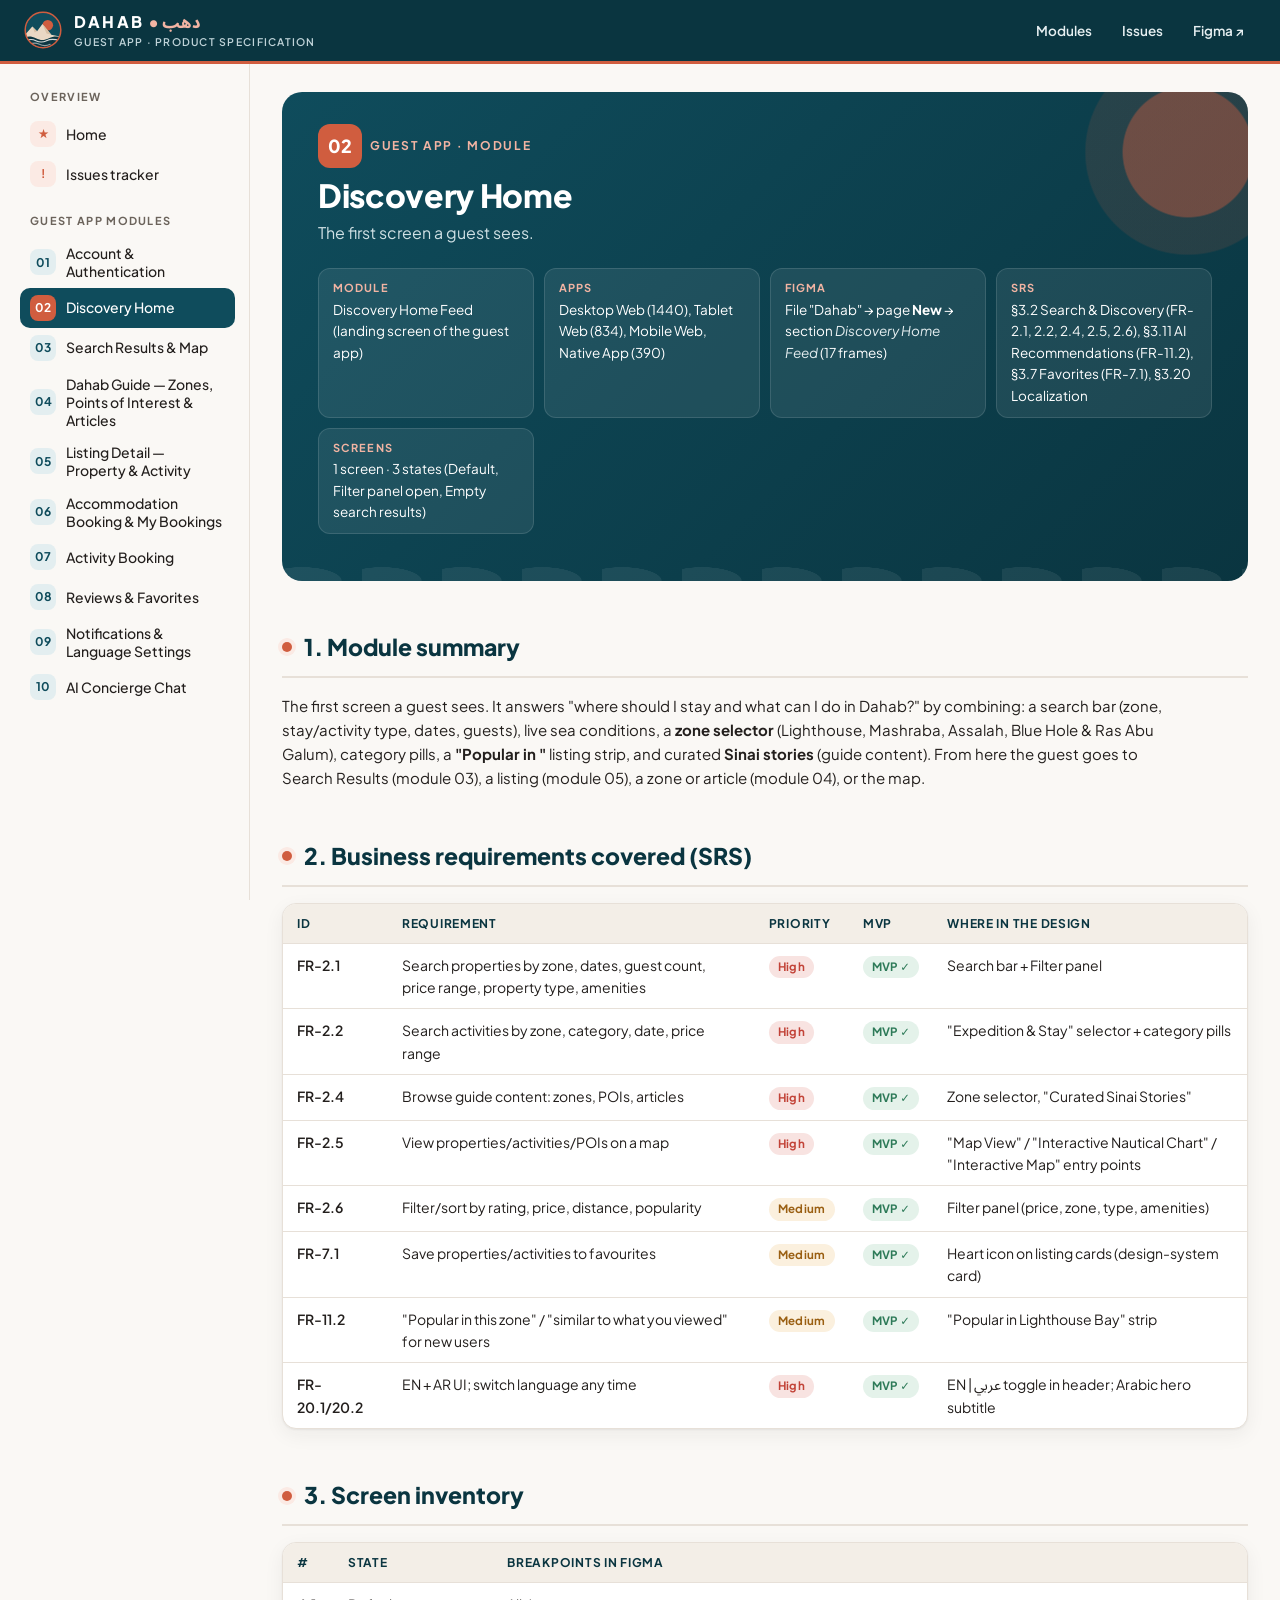
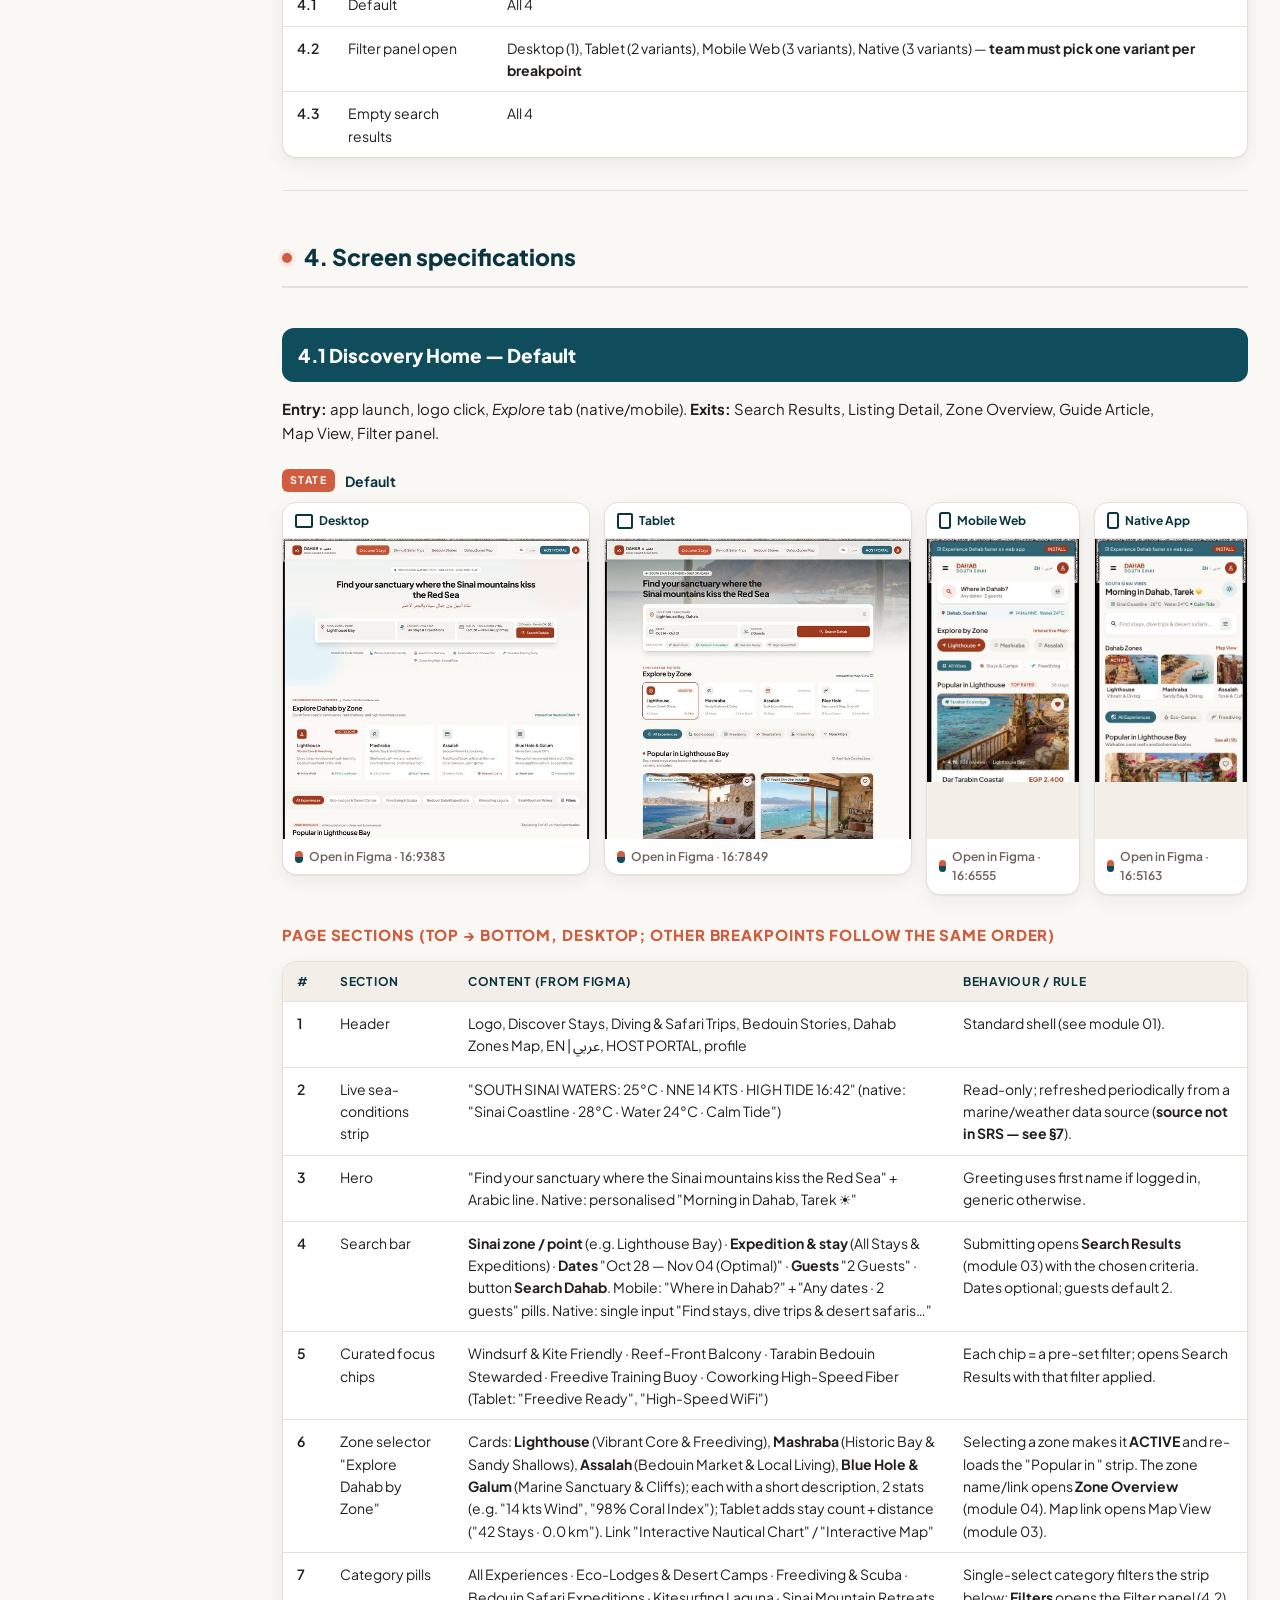
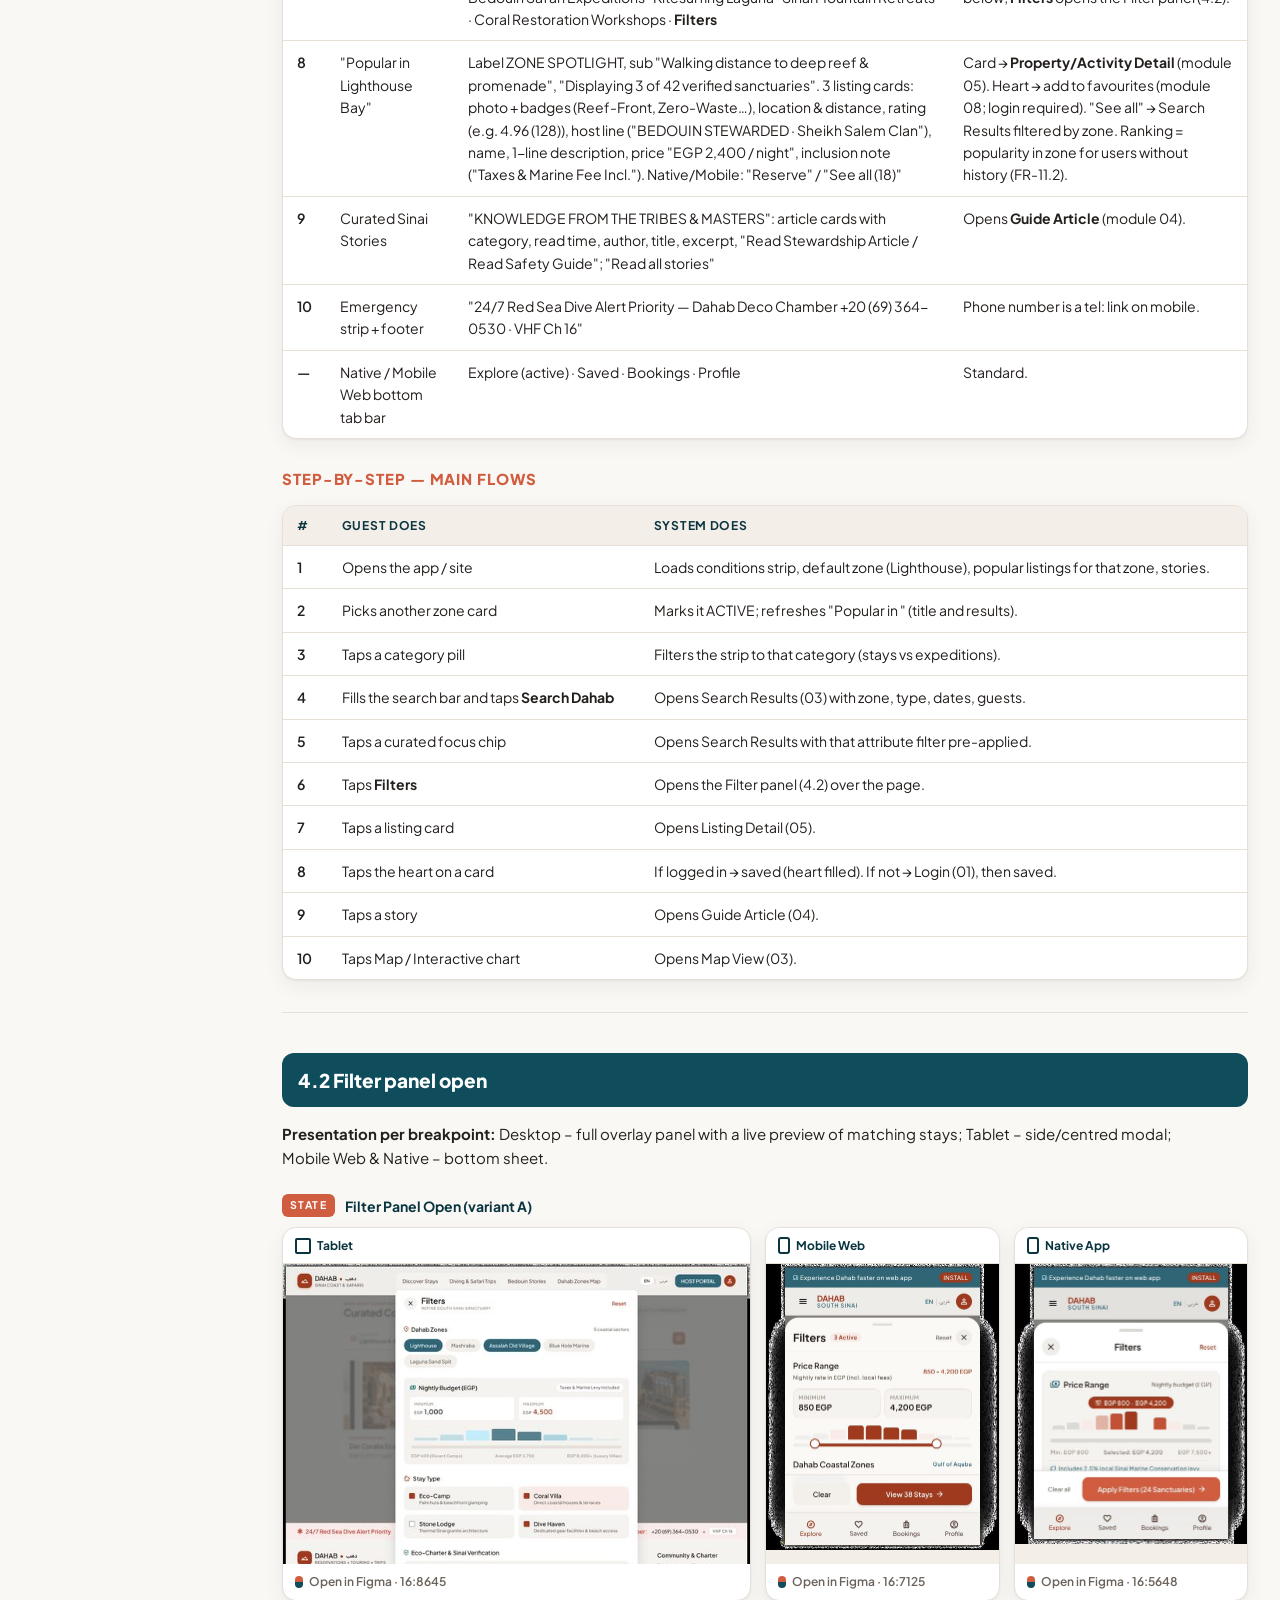
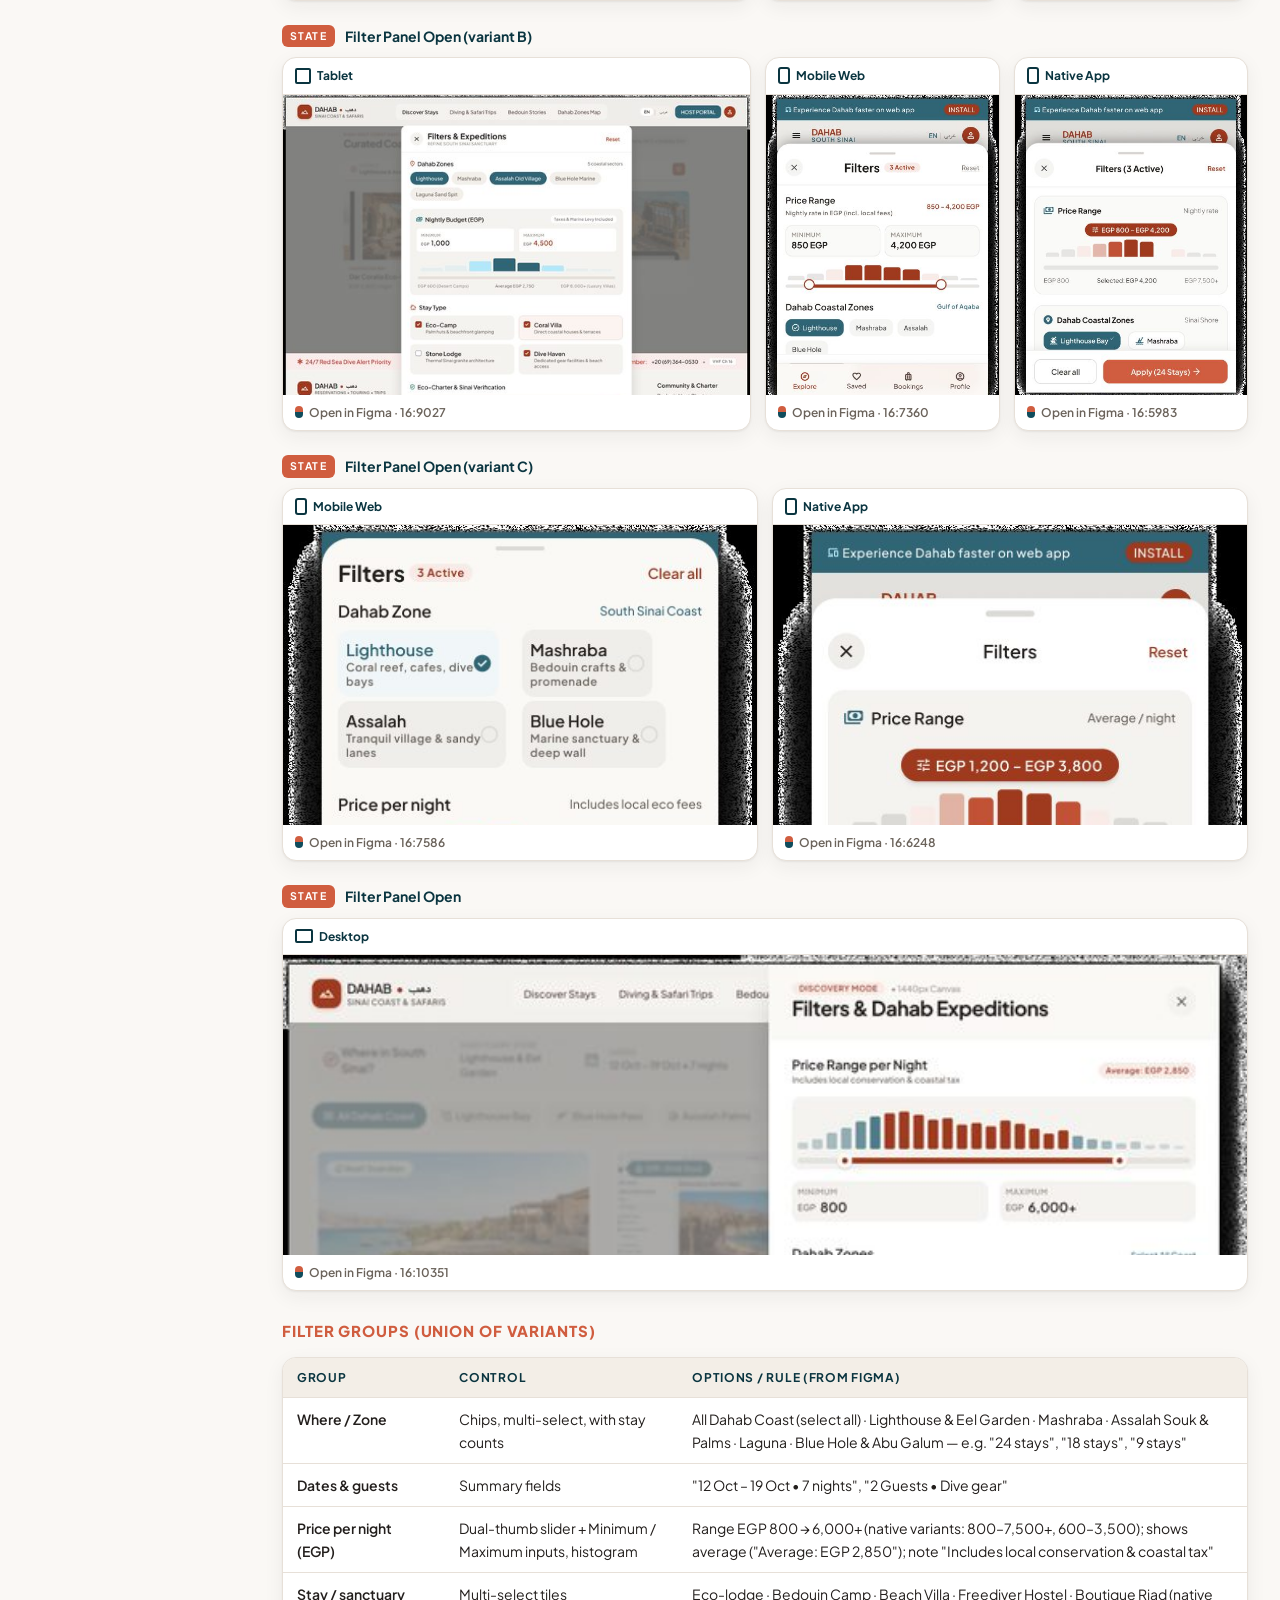
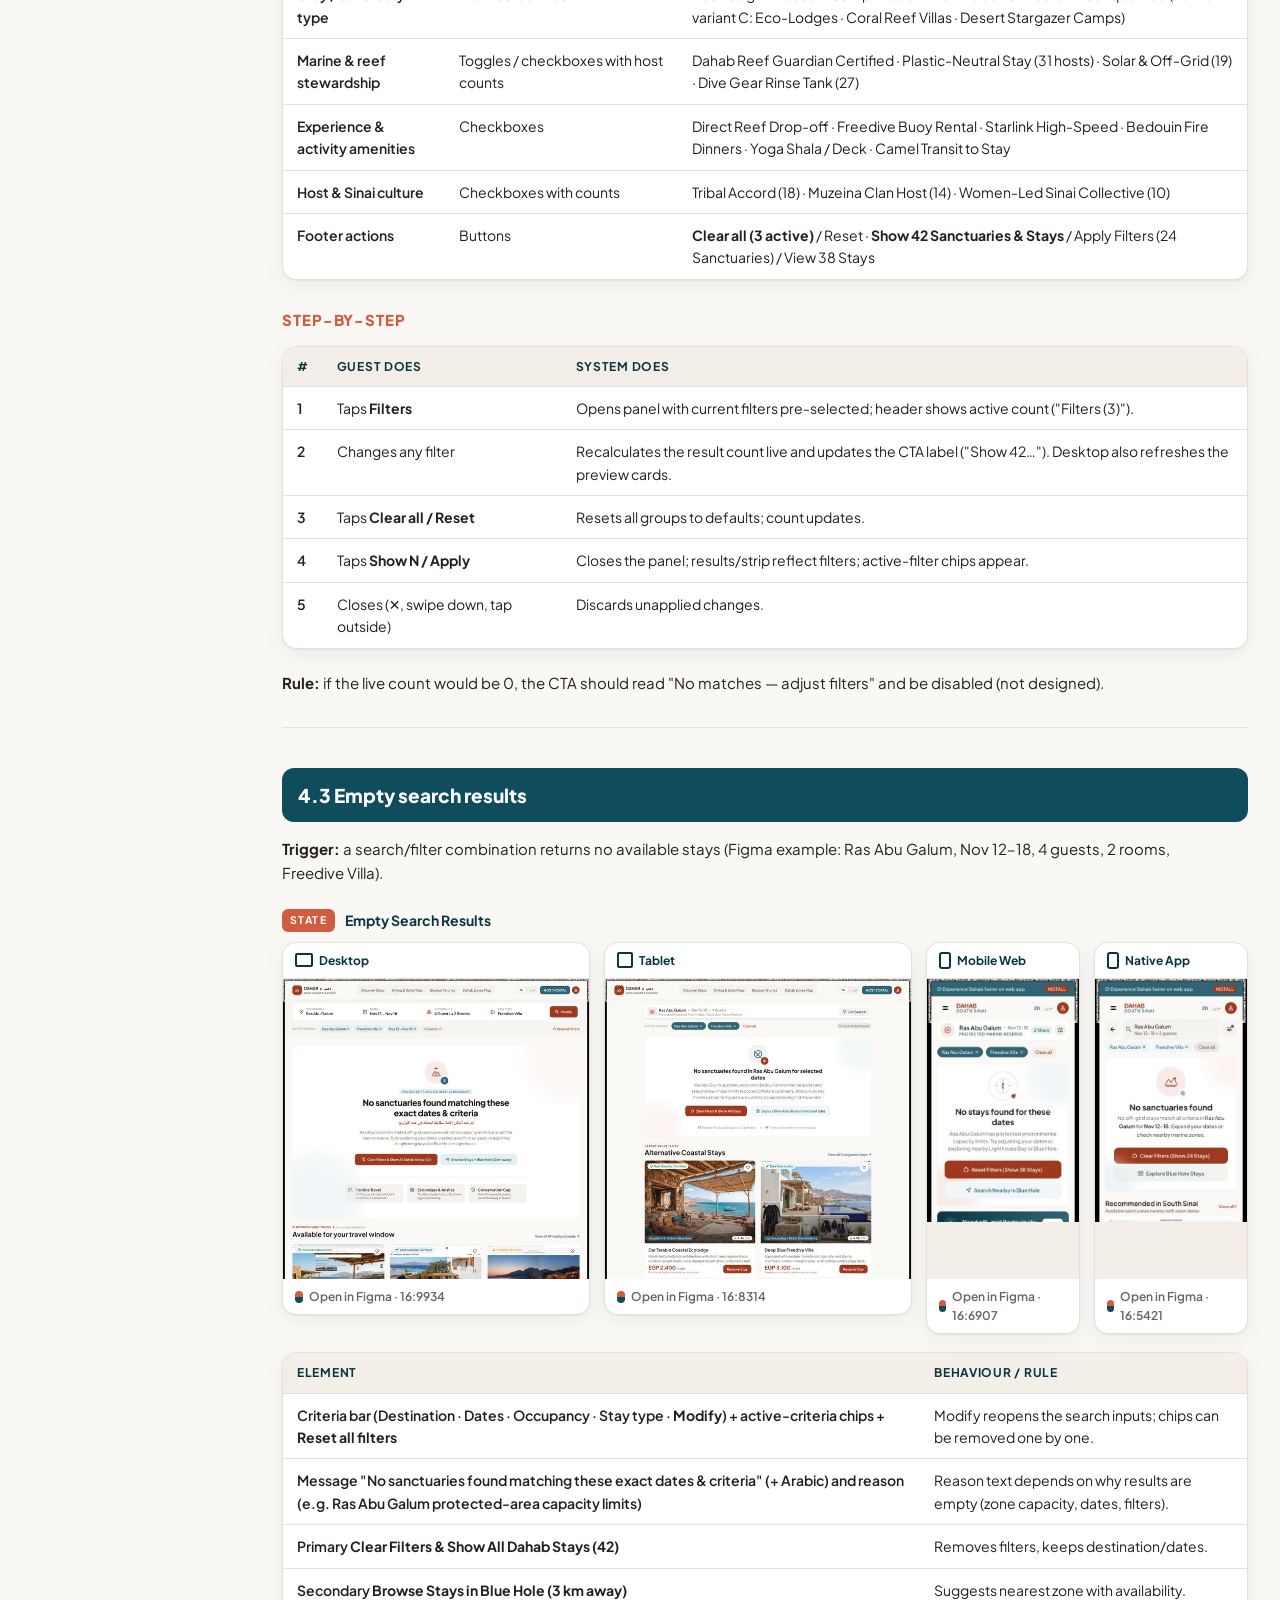
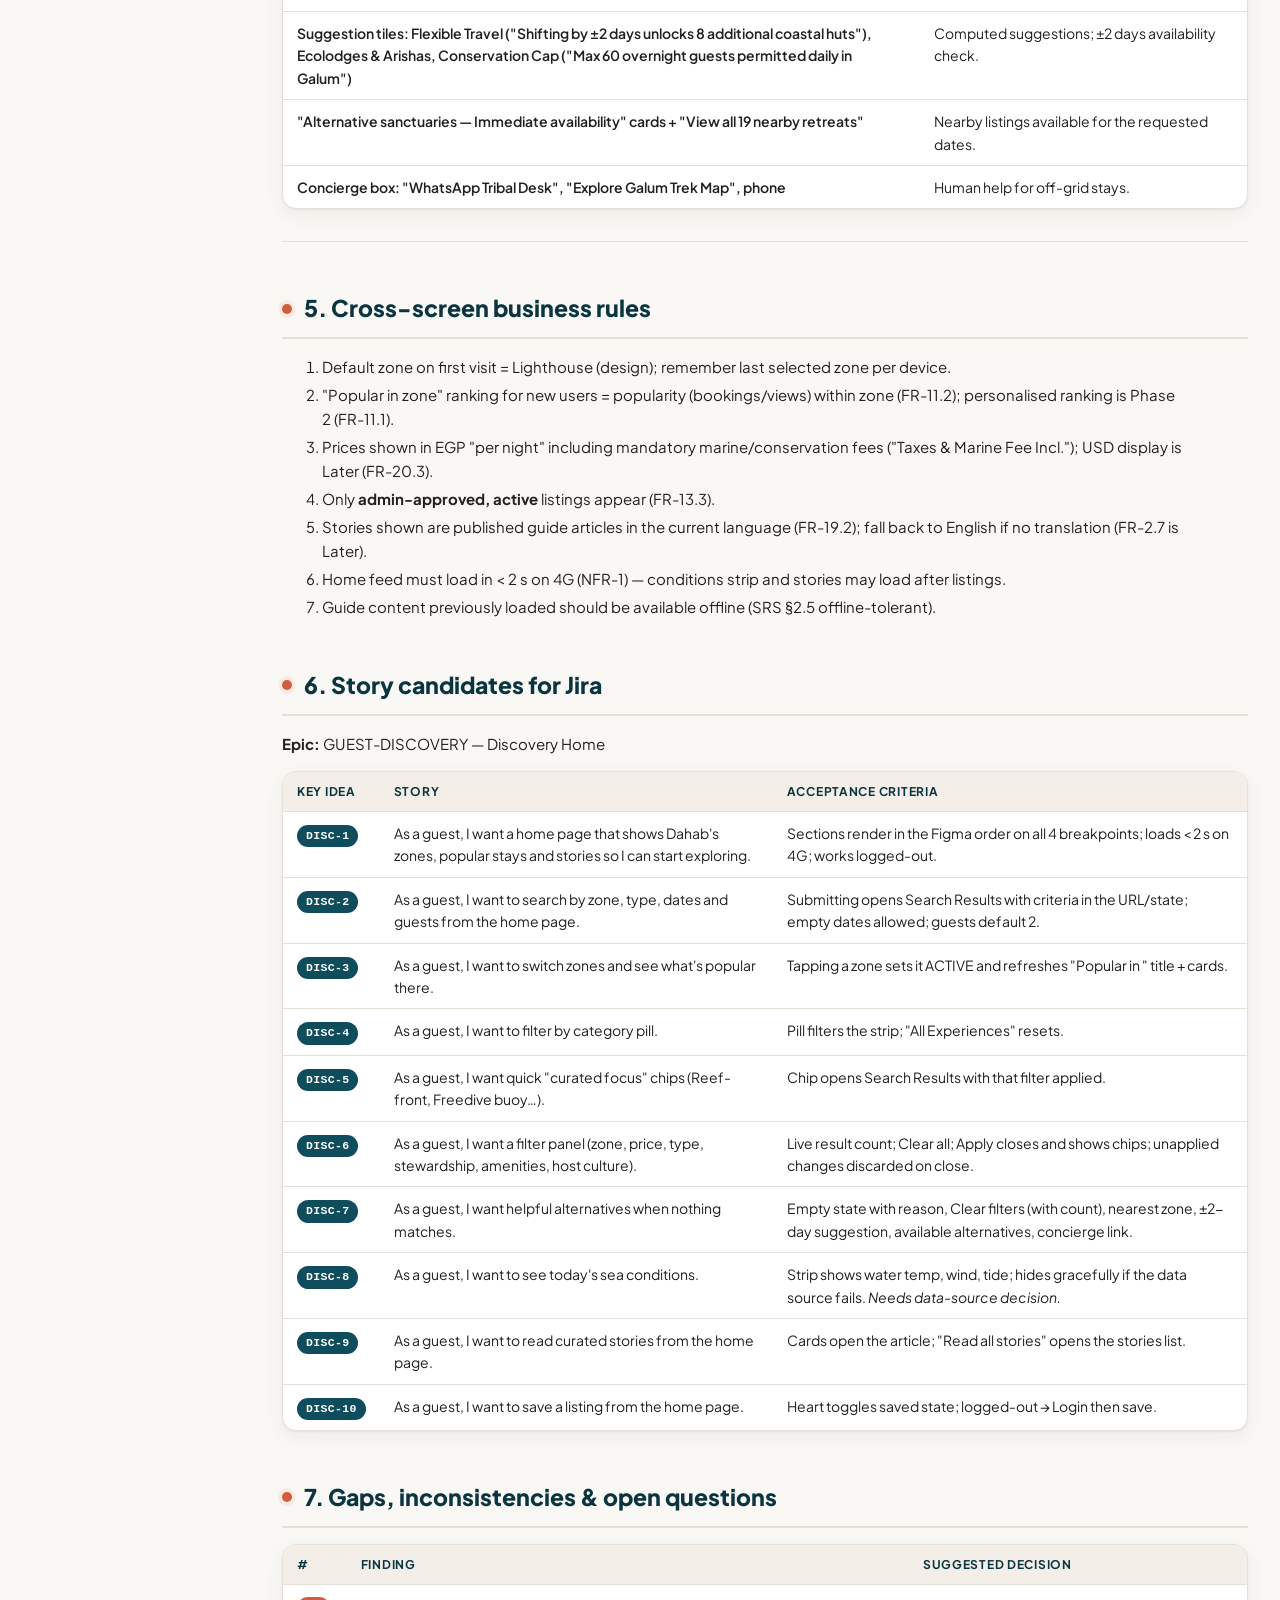
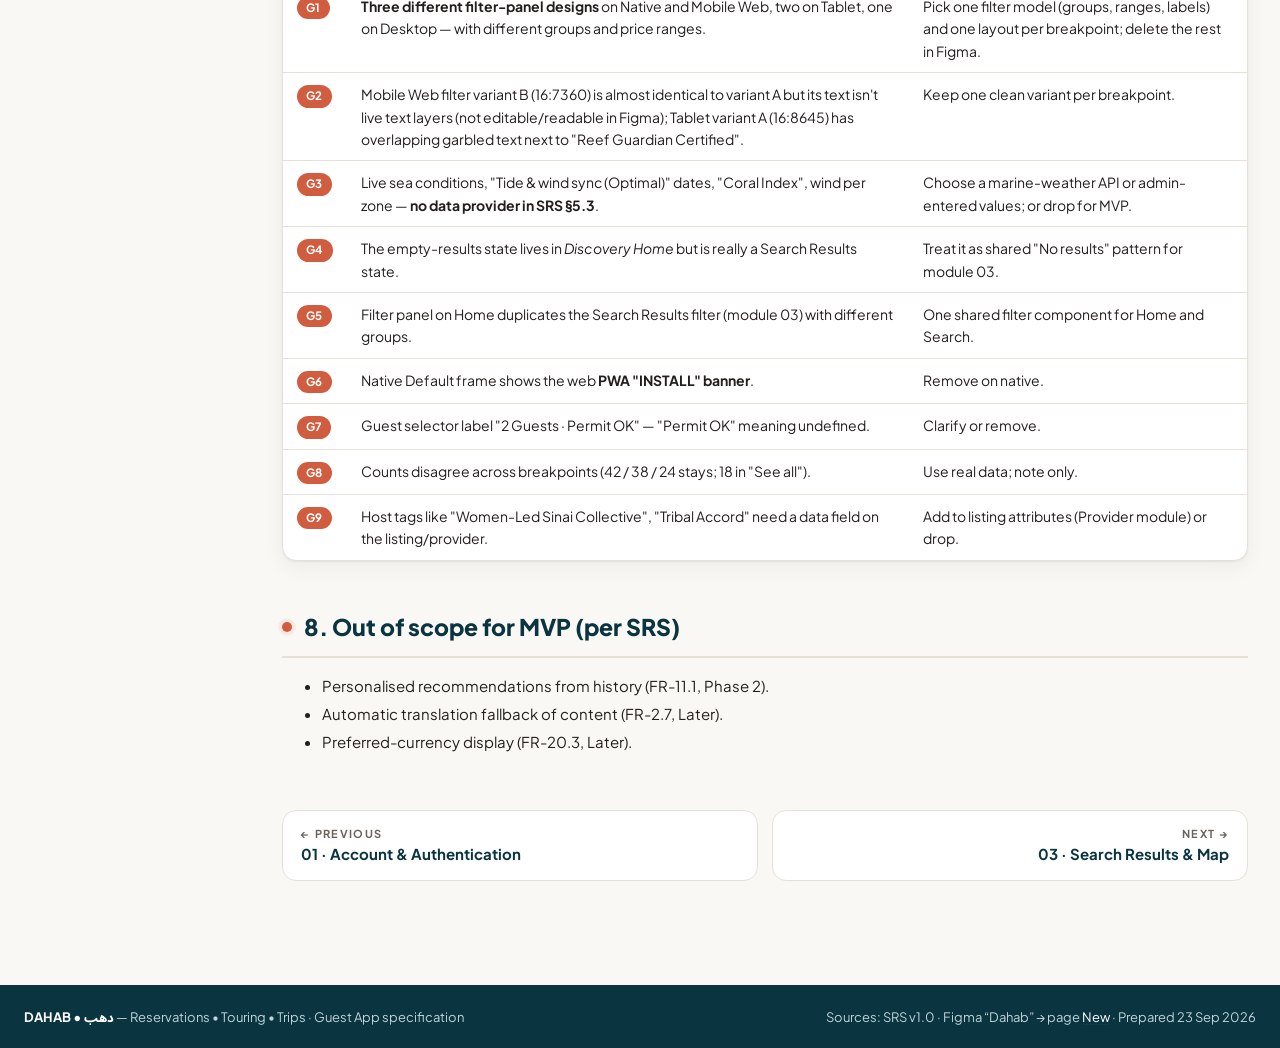
<file: 02-discovery-home.html>
<!doctype html>
<html lang="en">
<head>
<meta charset="utf-8">
<meta name="viewport" content="width=device-width, initial-scale=1">
<title>02 Discovery Home · Dahab Guest App Specs</title>
<link rel="icon" href="assets/logo.svg" type="image/svg+xml">
<link rel="preconnect" href="https://fonts.googleapis.com">
<link rel="preconnect" href="https://fonts.gstatic.com" crossorigin>
<link href="https://fonts.googleapis.com/css2?family=Plus+Jakarta+Sans:wght@400;500;600;700;800&family=Noto+Sans+Arabic:wght@400;600;700&display=swap" rel="stylesheet">
<link rel="stylesheet" href="assets/style.css">
</head>
<body>
<header class="topbar">
  <label for="nav-toggle" class="nav-btn" aria-label="Menu"><span></span><span></span><span></span></label>
  <a class="brand" href="index.html">
    <img src="assets/logo.svg" alt="">
    <span><span class="brand-name">DAHAB<span class="ar">• دهب</span></span>
    <span class="brand-sub">Guest App · Product Specification</span></span>
  </a>
  <nav class="topbar-links">
    <a href="index.html">Modules</a>
    <a href="issues.html">Issues</a>
    <a href="https://www.figma.com/design/JeROg9VP2nDmcMHfGjXmLy/Dahab?node-id=16-2" target="_blank" rel="noopener">Figma ↗</a>
  </nav>
</header>
<input type="checkbox" id="nav-toggle">
<div class="layout">
<nav class="sidebar"><div class="side-label">Overview</div><ul><li><a href="index.html"><span class="num alt">★</span>Home</a></li><li><a href="issues.html"><span class="num alt">!</span>Issues tracker</a></li></ul><div class="side-label">Guest app modules</div><ul><li><a href="01-account-authentication.html"><span class="num">01</span>Account &amp; Authentication</a></li><li><a href="02-discovery-home.html" class=active><span class="num">02</span>Discovery Home</a></li><li><a href="03-search-results-and-map.html"><span class="num">03</span>Search Results &amp; Map</a></li><li><a href="04-dahab-guide-zones-pois-articles.html"><span class="num">04</span>Dahab Guide — Zones, Points of Interest &amp; Articles</a></li><li><a href="05-listing-detail-property-activity.html"><span class="num">05</span>Listing Detail — Property &amp; Activity</a></li><li><a href="06-accommodation-booking-and-my-bookings.html"><span class="num">06</span>Accommodation Booking &amp; My Bookings</a></li><li><a href="07-activity-booking.html"><span class="num">07</span>Activity Booking</a></li><li><a href="08-reviews-and-favorites.html"><span class="num">08</span>Reviews &amp; Favorites</a></li><li><a href="09-notifications-and-language.html"><span class="num">09</span>Notifications &amp; Language Settings</a></li><li><a href="10-ai-concierge.html"><span class="num">10</span>AI Concierge Chat</a></li></ul></nav>
<main class="content">
<section class="hero">
  <div class="eyebrow"><span class="hero-num">02</span> Guest App · Module</div>
  <h1>Discovery Home</h1>
  <p class="lead">The first screen a guest sees.</p>
  <dl class="meta"><div><dt>Module</dt><dd>Discovery Home Feed (landing screen of the guest app)</dd></div><div><dt>Apps</dt><dd>Desktop Web (1440), Tablet Web (834), Mobile Web, Native App (390)</dd></div><div><dt>Figma</dt><dd>File "Dahab" → page <b>New</b> → section <em>Discovery Home Feed</em> (17 frames)</dd></div><div><dt>SRS</dt><dd>§3.2 Search &amp; Discovery (FR-2.1, 2.2, 2.4, 2.5, 2.6), §3.11 AI Recommendations (FR-11.2), §3.7 Favorites (FR-7.1), §3.20 Localization</dd></div><div><dt>Screens</dt><dd>1 screen · 3 states (Default, Filter panel open, Empty search results)</dd></div></dl>
  <div class="hero-waves"></div>
</section><article class="doc"><h2 id="1-module-summary">1. Module summary</h2>
<p>The first screen a guest sees. It answers "where should I stay and what can I do in Dahab?" by combining: a search bar (zone, stay/activity type, dates, guests), live sea conditions, a <strong>zone selector</strong> (Lighthouse, Mashraba, Assalah, Blue Hole &amp; Ras Abu Galum), category pills, a <strong>"Popular in <zone>"</strong> listing strip, and curated <strong>Sinai stories</strong> (guide content). From here the guest goes to Search Results (module 03), a listing (module 05), a zone or article (module 04), or the map.</p>
<h2 id="2-business-requirements-covered-srs">2. Business requirements covered (SRS)</h2>
<div class="table-wrap"><table>
<thead>
<tr class="header">
<th>ID</th>
<th>Requirement</th>
<th>Priority</th>
<th>MVP</th>
<th>Where in the design</th>
</tr>
</thead>
<tbody>
<tr class="odd">
<td>FR-2.1</td>
<td>Search properties by zone, dates, guest count, price range, property type, amenities</td>
<td><span class="badge b-high">High</span></td>
<td><span class="badge b-mvp">MVP ✓</span></td>
<td>Search bar + Filter panel</td>
</tr>
<tr class="even">
<td>FR-2.2</td>
<td>Search activities by zone, category, date, price range</td>
<td><span class="badge b-high">High</span></td>
<td><span class="badge b-mvp">MVP ✓</span></td>
<td>"Expedition &amp; Stay" selector + category pills</td>
</tr>
<tr class="odd">
<td>FR-2.4</td>
<td>Browse guide content: zones, POIs, articles</td>
<td><span class="badge b-high">High</span></td>
<td><span class="badge b-mvp">MVP ✓</span></td>
<td>Zone selector, "Curated Sinai Stories"</td>
</tr>
<tr class="even">
<td>FR-2.5</td>
<td>View properties/activities/POIs on a map</td>
<td><span class="badge b-high">High</span></td>
<td><span class="badge b-mvp">MVP ✓</span></td>
<td>"Map View" / "Interactive Nautical Chart" / "Interactive Map" entry points</td>
</tr>
<tr class="odd">
<td>FR-2.6</td>
<td>Filter/sort by rating, price, distance, popularity</td>
<td><span class="badge b-medium">Medium</span></td>
<td><span class="badge b-mvp">MVP ✓</span></td>
<td>Filter panel (price, zone, type, amenities)</td>
</tr>
<tr class="even">
<td>FR-7.1</td>
<td>Save properties/activities to favourites</td>
<td><span class="badge b-medium">Medium</span></td>
<td><span class="badge b-mvp">MVP ✓</span></td>
<td>Heart icon on listing cards (design-system card)</td>
</tr>
<tr class="odd">
<td>FR-11.2</td>
<td>"Popular in this zone" / "similar to what you viewed" for new users</td>
<td><span class="badge b-medium">Medium</span></td>
<td><span class="badge b-mvp">MVP ✓</span></td>
<td>"Popular in Lighthouse Bay" strip</td>
</tr>
<tr class="even">
<td>FR-20.1/20.2</td>
<td>EN + AR UI; switch language any time</td>
<td><span class="badge b-high">High</span></td>
<td><span class="badge b-mvp">MVP ✓</span></td>
<td>EN | عربي toggle in header; Arabic hero subtitle</td>
</tr>
</tbody>
</table></div>
<h2 id="3-screen-inventory">3. Screen inventory</h2>
<div class="table-wrap"><table>
<thead>
<tr class="header">
<th>#</th>
<th>State</th>
<th>Breakpoints in Figma</th>
</tr>
</thead>
<tbody>
<tr class="odd">
<td>4.1</td>
<td>Default</td>
<td>All 4</td>
</tr>
<tr class="even">
<td>4.2</td>
<td>Filter panel open</td>
<td>Desktop (1), Tablet (2 variants), Mobile Web (3 variants), Native (3 variants) — <strong>team must pick one variant per breakpoint</strong></td>
</tr>
<tr class="odd">
<td>4.3</td>
<td>Empty search results</td>
<td>All 4</td>
</tr>
</tbody>
</table></div>
<hr />
<h2 id="4-screen-specifications">4. Screen specifications</h2>
<h3 id="41-discovery-home--default">4.1 Discovery Home — Default</h3>
<p><strong>Entry:</strong> app launch, logo click, <em>Explore</em> tab (native/mobile). <strong>Exits:</strong> Search Results, Listing Detail, Zone Overview, Guide Article, Map View, Filter panel.</p>
<div class="state-title">Default</div>
<div class="shot-grid" style="grid-template-columns:2fr 2fr 1fr 1fr">
<figure class="shot bp-desktop"><figcaption><span class="bp-ico">Desktop</span></figcaption><a class="frame" href="images/16-9383.png" target="_blank" rel="noopener"><img loading="lazy" src="images/thumbs/16-9383.jpg" alt="Default – Desktop"></a><a class="figma" href="https://www.figma.com/design/JeROg9VP2nDmcMHfGjXmLy/Dahab?node-id=16-9383" target="_blank" rel="noopener">Open in Figma · 16:9383</a></figure>
<figure class="shot bp-tablet"><figcaption><span class="bp-ico">Tablet</span></figcaption><a class="frame" href="images/16-7849.png" target="_blank" rel="noopener"><img loading="lazy" src="images/thumbs/16-7849.jpg" alt="Default – Tablet"></a><a class="figma" href="https://www.figma.com/design/JeROg9VP2nDmcMHfGjXmLy/Dahab?node-id=16-7849" target="_blank" rel="noopener">Open in Figma · 16:7849</a></figure>
<figure class="shot bp-mobile"><figcaption><span class="bp-ico">Mobile Web</span></figcaption><a class="frame" href="images/16-6555.png" target="_blank" rel="noopener"><img loading="lazy" src="images/thumbs/16-6555.jpg" alt="Default – Mobile Web"></a><a class="figma" href="https://www.figma.com/design/JeROg9VP2nDmcMHfGjXmLy/Dahab?node-id=16-6555" target="_blank" rel="noopener">Open in Figma · 16:6555</a></figure>
<figure class="shot bp-native"><figcaption><span class="bp-ico">Native App</span></figcaption><a class="frame" href="images/16-5163.png" target="_blank" rel="noopener"><img loading="lazy" src="images/thumbs/16-5163.jpg" alt="Default – Native App"></a><a class="figma" href="https://www.figma.com/design/JeROg9VP2nDmcMHfGjXmLy/Dahab?node-id=16-5163" target="_blank" rel="noopener">Open in Figma · 16:5163</a></figure>
</div>

<h4 id="page-sections-top--bottom-desktop-other-breakpoints-follow-the-same-order">Page sections (top → bottom, Desktop; other breakpoints follow the same order)</h4>
<div class="table-wrap"><table>
<thead>
<tr class="header">
<th>#</th>
<th>Section</th>
<th>Content (from Figma)</th>
<th>Behaviour / rule</th>
</tr>
</thead>
<tbody>
<tr class="odd">
<td>1</td>
<td>Header</td>
<td>Logo, Discover Stays, Diving &amp; Safari Trips, Bedouin Stories, Dahab Zones Map, EN | عربي, HOST PORTAL, profile</td>
<td>Standard shell (see module 01).</td>
</tr>
<tr class="even">
<td>2</td>
<td>Live sea-conditions strip</td>
<td>"SOUTH SINAI WATERS: 25°C · NNE 14 KTS · HIGH TIDE 16:42" (native: "Sinai Coastline · 28°C · Water 24°C · Calm Tide")</td>
<td>Read-only; refreshed periodically from a marine/weather data source (<strong>source not in SRS — see §7</strong>).</td>
</tr>
<tr class="odd">
<td>3</td>
<td>Hero</td>
<td>"Find your sanctuary where the Sinai mountains kiss the Red Sea" + Arabic line. Native: personalised "Morning in Dahab, Tarek ☀️"</td>
<td>Greeting uses first name if logged in, generic otherwise.</td>
</tr>
<tr class="even">
<td>4</td>
<td>Search bar</td>
<td><strong>Sinai zone / point</strong> (e.g. Lighthouse Bay) · <strong>Expedition &amp; stay</strong> (All Stays &amp; Expeditions) · <strong>Dates</strong> "Oct 28 — Nov 04 (Optimal)" · <strong>Guests</strong> "2 Guests" · button <strong>Search Dahab</strong>. Mobile: "Where in Dahab?" + "Any dates · 2 guests" pills. Native: single input "Find stays, dive trips &amp; desert safaris…"</td>
<td>Submitting opens <strong>Search Results</strong> (module 03) with the chosen criteria. Dates optional; guests default 2.</td>
</tr>
<tr class="odd">
<td>5</td>
<td>Curated focus chips</td>
<td>Windsurf &amp; Kite Friendly · Reef-Front Balcony · Tarabin Bedouin Stewarded · Freedive Training Buoy · Coworking High-Speed Fiber (Tablet: "Freedive Ready", "High-Speed WiFi")</td>
<td>Each chip = a pre-set filter; opens Search Results with that filter applied.</td>
</tr>
<tr class="even">
<td>6</td>
<td>Zone selector "Explore Dahab by Zone"</td>
<td>Cards: <strong>Lighthouse</strong> (Vibrant Core &amp; Freediving), <strong>Mashraba</strong> (Historic Bay &amp; Sandy Shallows), <strong>Assalah</strong> (Bedouin Market &amp; Local Living), <strong>Blue Hole &amp; Galum</strong> (Marine Sanctuary &amp; Cliffs); each with a short description, 2 stats (e.g. "14 kts Wind", "98% Coral Index"); Tablet adds stay count + distance ("42 Stays · 0.0 km"). Link "Interactive Nautical Chart" / "Interactive Map"</td>
<td>Selecting a zone makes it <strong>ACTIVE</strong> and re-loads the "Popular in <zone>" strip. The zone name/link opens <strong>Zone Overview</strong> (module 04). Map link opens Map View (module 03).</td>
</tr>
<tr class="odd">
<td>7</td>
<td>Category pills</td>
<td>All Experiences · Eco-Lodges &amp; Desert Camps · Freediving &amp; Scuba · Bedouin Safari Expeditions · Kitesurfing Laguna · Sinai Mountain Retreats · Coral Restoration Workshops · <strong>Filters</strong></td>
<td>Single-select category filters the strip below; <strong>Filters</strong> opens the Filter panel (4.2).</td>
</tr>
<tr class="even">
<td>8</td>
<td>"Popular in Lighthouse Bay"</td>
<td>Label ZONE SPOTLIGHT, sub "Walking distance to deep reef &amp; promenade", "Displaying 3 of 42 verified sanctuaries". 3 listing cards: photo + badges (Reef-Front, Zero-Waste…), location &amp; distance, rating (e.g. 4.96 (128)), host line ("BEDOUIN STEWARDED · Sheikh Salem Clan"), name, 1-line description, price "EGP 2,400 / night", inclusion note ("Taxes &amp; Marine Fee Incl."). Native/Mobile: "Reserve" / "See all (18)"</td>
<td>Card → <strong>Property/Activity Detail</strong> (module 05). Heart → add to favourites (module 08; login required). "See all" → Search Results filtered by zone. Ranking = popularity in zone for users without history (FR-11.2).</td>
</tr>
<tr class="odd">
<td>9</td>
<td>Curated Sinai Stories</td>
<td>"KNOWLEDGE FROM THE TRIBES &amp; MASTERS": article cards with category, read time, author, title, excerpt, "Read Stewardship Article / Read Safety Guide"; "Read all stories"</td>
<td>Opens <strong>Guide Article</strong> (module 04).</td>
</tr>
<tr class="even">
<td>10</td>
<td>Emergency strip + footer</td>
<td>"24/7 Red Sea Dive Alert Priority — Dahab Deco Chamber +20 (69) 364-0530 · VHF Ch 16"</td>
<td>Phone number is a tel: link on mobile.</td>
</tr>
<tr class="odd">
<td>—</td>
<td>Native / Mobile Web bottom tab bar</td>
<td>Explore (active) · Saved · Bookings · Profile</td>
<td>Standard.</td>
</tr>
</tbody>
</table></div>
<h4 id="step-by-step--main-flows">Step-by-step — main flows</h4>
<div class="table-wrap"><table>
<thead>
<tr class="header">
<th>#</th>
<th>Guest does</th>
<th>System does</th>
</tr>
</thead>
<tbody>
<tr class="odd">
<td>1</td>
<td>Opens the app / site</td>
<td>Loads conditions strip, default zone (Lighthouse), popular listings for that zone, stories.</td>
</tr>
<tr class="even">
<td>2</td>
<td>Picks another zone card</td>
<td>Marks it ACTIVE; refreshes "Popular in <zone>" (title and results).</td>
</tr>
<tr class="odd">
<td>3</td>
<td>Taps a category pill</td>
<td>Filters the strip to that category (stays vs expeditions).</td>
</tr>
<tr class="even">
<td>4</td>
<td>Fills the search bar and taps <strong>Search Dahab</strong></td>
<td>Opens Search Results (03) with zone, type, dates, guests.</td>
</tr>
<tr class="odd">
<td>5</td>
<td>Taps a curated focus chip</td>
<td>Opens Search Results with that attribute filter pre-applied.</td>
</tr>
<tr class="even">
<td>6</td>
<td>Taps <strong>Filters</strong></td>
<td>Opens the Filter panel (4.2) over the page.</td>
</tr>
<tr class="odd">
<td>7</td>
<td>Taps a listing card</td>
<td>Opens Listing Detail (05).</td>
</tr>
<tr class="even">
<td>8</td>
<td>Taps the heart on a card</td>
<td>If logged in → saved (heart filled). If not → Login (01), then saved.</td>
</tr>
<tr class="odd">
<td>9</td>
<td>Taps a story</td>
<td>Opens Guide Article (04).</td>
</tr>
<tr class="even">
<td>10</td>
<td>Taps Map / Interactive chart</td>
<td>Opens Map View (03).</td>
</tr>
</tbody>
</table></div>
<hr />
<h3 id="42-filter-panel-open">4.2 Filter panel open</h3>
<p><strong>Presentation per breakpoint:</strong> Desktop – full overlay panel with a live preview of matching stays; Tablet – side/centred modal; Mobile Web &amp; Native – bottom sheet.</p>
<div class="state-title">Filter Panel Open (variant A)</div>
<div class="shot-grid" style="grid-template-columns:2fr 1fr 1fr">
<figure class="shot bp-tablet"><figcaption><span class="bp-ico">Tablet</span></figcaption><a class="frame" href="images/16-8645.png" target="_blank" rel="noopener"><img loading="lazy" src="images/thumbs/16-8645.jpg" alt="Filter Panel Open (variant A) – Tablet"></a><a class="figma" href="https://www.figma.com/design/JeROg9VP2nDmcMHfGjXmLy/Dahab?node-id=16-8645" target="_blank" rel="noopener">Open in Figma · 16:8645</a></figure>
<figure class="shot bp-mobile"><figcaption><span class="bp-ico">Mobile Web</span></figcaption><a class="frame" href="images/16-7125.png" target="_blank" rel="noopener"><img loading="lazy" src="images/thumbs/16-7125.jpg" alt="Filter Panel Open (variant A) – Mobile Web"></a><a class="figma" href="https://www.figma.com/design/JeROg9VP2nDmcMHfGjXmLy/Dahab?node-id=16-7125" target="_blank" rel="noopener">Open in Figma · 16:7125</a></figure>
<figure class="shot bp-native"><figcaption><span class="bp-ico">Native App</span></figcaption><a class="frame" href="images/16-5648.png" target="_blank" rel="noopener"><img loading="lazy" src="images/thumbs/16-5648.jpg" alt="Filter Panel Open (variant A) – Native App"></a><a class="figma" href="https://www.figma.com/design/JeROg9VP2nDmcMHfGjXmLy/Dahab?node-id=16-5648" target="_blank" rel="noopener">Open in Figma · 16:5648</a></figure>
</div>

<div class="state-title">Filter Panel Open (variant B)</div>
<div class="shot-grid" style="grid-template-columns:2fr 1fr 1fr">
<figure class="shot bp-tablet"><figcaption><span class="bp-ico">Tablet</span></figcaption><a class="frame" href="images/16-9027.png" target="_blank" rel="noopener"><img loading="lazy" src="images/thumbs/16-9027.jpg" alt="Filter Panel Open (variant B) – Tablet"></a><a class="figma" href="https://www.figma.com/design/JeROg9VP2nDmcMHfGjXmLy/Dahab?node-id=16-9027" target="_blank" rel="noopener">Open in Figma · 16:9027</a></figure>
<figure class="shot bp-mobile"><figcaption><span class="bp-ico">Mobile Web</span></figcaption><a class="frame" href="images/16-7360.png" target="_blank" rel="noopener"><img loading="lazy" src="images/thumbs/16-7360.jpg" alt="Filter Panel Open (variant B) – Mobile Web"></a><a class="figma" href="https://www.figma.com/design/JeROg9VP2nDmcMHfGjXmLy/Dahab?node-id=16-7360" target="_blank" rel="noopener">Open in Figma · 16:7360</a></figure>
<figure class="shot bp-native"><figcaption><span class="bp-ico">Native App</span></figcaption><a class="frame" href="images/16-5983.png" target="_blank" rel="noopener"><img loading="lazy" src="images/thumbs/16-5983.jpg" alt="Filter Panel Open (variant B) – Native App"></a><a class="figma" href="https://www.figma.com/design/JeROg9VP2nDmcMHfGjXmLy/Dahab?node-id=16-5983" target="_blank" rel="noopener">Open in Figma · 16:5983</a></figure>
</div>

<div class="state-title">Filter Panel Open (variant C)</div>
<div class="shot-grid" style="grid-template-columns:1fr 1fr">
<figure class="shot bp-mobile"><figcaption><span class="bp-ico">Mobile Web</span></figcaption><a class="frame" href="images/16-7586.png" target="_blank" rel="noopener"><img loading="lazy" src="images/thumbs/16-7586.jpg" alt="Filter Panel Open (variant C) – Mobile Web"></a><a class="figma" href="https://www.figma.com/design/JeROg9VP2nDmcMHfGjXmLy/Dahab?node-id=16-7586" target="_blank" rel="noopener">Open in Figma · 16:7586</a></figure>
<figure class="shot bp-native"><figcaption><span class="bp-ico">Native App</span></figcaption><a class="frame" href="images/16-6248.png" target="_blank" rel="noopener"><img loading="lazy" src="images/thumbs/16-6248.jpg" alt="Filter Panel Open (variant C) – Native App"></a><a class="figma" href="https://www.figma.com/design/JeROg9VP2nDmcMHfGjXmLy/Dahab?node-id=16-6248" target="_blank" rel="noopener">Open in Figma · 16:6248</a></figure>
</div>

<div class="state-title">Filter Panel Open</div>
<div class="shot-grid" style="grid-template-columns:2fr">
<figure class="shot bp-desktop"><figcaption><span class="bp-ico">Desktop</span></figcaption><a class="frame" href="images/16-10351.png" target="_blank" rel="noopener"><img loading="lazy" src="images/thumbs/16-10351.jpg" alt="Filter Panel Open – Desktop"></a><a class="figma" href="https://www.figma.com/design/JeROg9VP2nDmcMHfGjXmLy/Dahab?node-id=16-10351" target="_blank" rel="noopener">Open in Figma · 16:10351</a></figure>
</div>

<h4 id="filter-groups-union-of-variants">Filter groups (union of variants)</h4>
<div class="table-wrap"><table>
<thead>
<tr class="header">
<th>Group</th>
<th>Control</th>
<th>Options / rule (from Figma)</th>
</tr>
</thead>
<tbody>
<tr class="odd">
<td>Where / Zone</td>
<td>Chips, multi-select, with stay counts</td>
<td>All Dahab Coast (select all) · Lighthouse &amp; Eel Garden · Mashraba · Assalah Souk &amp; Palms · Laguna · Blue Hole &amp; Abu Galum — e.g. "24 stays", "18 stays", "9 stays"</td>
</tr>
<tr class="even">
<td>Dates &amp; guests</td>
<td>Summary fields</td>
<td>"12 Oct – 19 Oct • 7 nights", "2 Guests • Dive gear"</td>
</tr>
<tr class="odd">
<td>Price per night (EGP)</td>
<td>Dual-thumb slider + Minimum / Maximum inputs, histogram</td>
<td>Range EGP 800 → 6,000+ (native variants: 800–7,500+, 600–3,500); shows average ("Average: EGP 2,850"); note "Includes local conservation &amp; coastal tax"</td>
</tr>
<tr class="even">
<td>Stay / sanctuary type</td>
<td>Multi-select tiles</td>
<td>Eco-lodge · Bedouin Camp · Beach Villa · Freediver Hostel · Boutique Riad (native variant C: Eco-Lodges · Coral Reef Villas · Desert Stargazer Camps)</td>
</tr>
<tr class="odd">
<td>Marine &amp; reef stewardship</td>
<td>Toggles / checkboxes with host counts</td>
<td>Dahab Reef Guardian Certified · Plastic-Neutral Stay (31 hosts) · Solar &amp; Off-Grid (19) · Dive Gear Rinse Tank (27)</td>
</tr>
<tr class="even">
<td>Experience &amp; activity amenities</td>
<td>Checkboxes</td>
<td>Direct Reef Drop-off · Freedive Buoy Rental · Starlink High-Speed · Bedouin Fire Dinners · Yoga Shala / Deck · Camel Transit to Stay</td>
</tr>
<tr class="odd">
<td>Host &amp; Sinai culture</td>
<td>Checkboxes with counts</td>
<td>Tribal Accord (18) · Muzeina Clan Host (14) · Women-Led Sinai Collective (10)</td>
</tr>
<tr class="even">
<td>Footer actions</td>
<td>Buttons</td>
<td><strong>Clear all (3 active)</strong> / Reset · <strong>Show 42 Sanctuaries &amp; Stays</strong> / Apply Filters (24 Sanctuaries) / View 38 Stays</td>
</tr>
</tbody>
</table></div>
<h4 id="step-by-step">Step-by-step</h4>
<div class="table-wrap"><table>
<thead>
<tr class="header">
<th>#</th>
<th>Guest does</th>
<th>System does</th>
</tr>
</thead>
<tbody>
<tr class="odd">
<td>1</td>
<td>Taps <strong>Filters</strong></td>
<td>Opens panel with current filters pre-selected; header shows active count ("Filters (3)").</td>
</tr>
<tr class="even">
<td>2</td>
<td>Changes any filter</td>
<td>Recalculates the result count live and updates the CTA label ("Show 42…"). Desktop also refreshes the preview cards.</td>
</tr>
<tr class="odd">
<td>3</td>
<td>Taps <strong>Clear all / Reset</strong></td>
<td>Resets all groups to defaults; count updates.</td>
</tr>
<tr class="even">
<td>4</td>
<td>Taps <strong>Show N / Apply</strong></td>
<td>Closes the panel; results/strip reflect filters; active-filter chips appear.</td>
</tr>
<tr class="odd">
<td>5</td>
<td>Closes (✕, swipe down, tap outside)</td>
<td>Discards unapplied changes.</td>
</tr>
</tbody>
</table></div>
<p><strong>Rule:</strong> if the live count would be 0, the CTA should read "No matches — adjust filters" and be disabled (not designed).</p>
<hr />
<h3 id="43-empty-search-results">4.3 Empty search results</h3>
<p><strong>Trigger:</strong> a search/filter combination returns no available stays (Figma example: Ras Abu Galum, Nov 12–18, 4 guests, 2 rooms, Freedive Villa).</p>
<div class="state-title">Empty Search Results</div>
<div class="shot-grid" style="grid-template-columns:2fr 2fr 1fr 1fr">
<figure class="shot bp-desktop"><figcaption><span class="bp-ico">Desktop</span></figcaption><a class="frame" href="images/16-9934.png" target="_blank" rel="noopener"><img loading="lazy" src="images/thumbs/16-9934.jpg" alt="Empty Search Results – Desktop"></a><a class="figma" href="https://www.figma.com/design/JeROg9VP2nDmcMHfGjXmLy/Dahab?node-id=16-9934" target="_blank" rel="noopener">Open in Figma · 16:9934</a></figure>
<figure class="shot bp-tablet"><figcaption><span class="bp-ico">Tablet</span></figcaption><a class="frame" href="images/16-8314.png" target="_blank" rel="noopener"><img loading="lazy" src="images/thumbs/16-8314.jpg" alt="Empty Search Results – Tablet"></a><a class="figma" href="https://www.figma.com/design/JeROg9VP2nDmcMHfGjXmLy/Dahab?node-id=16-8314" target="_blank" rel="noopener">Open in Figma · 16:8314</a></figure>
<figure class="shot bp-mobile"><figcaption><span class="bp-ico">Mobile Web</span></figcaption><a class="frame" href="images/16-6907.png" target="_blank" rel="noopener"><img loading="lazy" src="images/thumbs/16-6907.jpg" alt="Empty Search Results – Mobile Web"></a><a class="figma" href="https://www.figma.com/design/JeROg9VP2nDmcMHfGjXmLy/Dahab?node-id=16-6907" target="_blank" rel="noopener">Open in Figma · 16:6907</a></figure>
<figure class="shot bp-native"><figcaption><span class="bp-ico">Native App</span></figcaption><a class="frame" href="images/16-5421.png" target="_blank" rel="noopener"><img loading="lazy" src="images/thumbs/16-5421.jpg" alt="Empty Search Results – Native App"></a><a class="figma" href="https://www.figma.com/design/JeROg9VP2nDmcMHfGjXmLy/Dahab?node-id=16-5421" target="_blank" rel="noopener">Open in Figma · 16:5421</a></figure>
</div>

<div class="table-wrap"><table>
<thead>
<tr class="header">
<th>Element</th>
<th>Behaviour / rule</th>
</tr>
</thead>
<tbody>
<tr class="odd">
<td>Criteria bar (Destination · Dates · Occupancy · Stay type · <strong>Modify</strong>) + active-criteria chips + <strong>Reset all filters</strong></td>
<td>Modify reopens the search inputs; chips can be removed one by one.</td>
</tr>
<tr class="even">
<td>Message "No sanctuaries found matching these exact dates &amp; criteria" (+ Arabic) and reason (e.g. Ras Abu Galum protected-area capacity limits)</td>
<td>Reason text depends on why results are empty (zone capacity, dates, filters).</td>
</tr>
<tr class="odd">
<td>Primary <strong>Clear Filters &amp; Show All Dahab Stays (42)</strong></td>
<td>Removes filters, keeps destination/dates.</td>
</tr>
<tr class="even">
<td>Secondary <strong>Browse Stays in Blue Hole (3 km away)</strong></td>
<td>Suggests nearest zone with availability.</td>
</tr>
<tr class="odd">
<td>Suggestion tiles: Flexible Travel ("Shifting by ±2 days unlocks 8 additional coastal huts"), Ecolodges &amp; Arishas, Conservation Cap ("Max 60 overnight guests permitted daily in Galum")</td>
<td>Computed suggestions; ±2 days availability check.</td>
</tr>
<tr class="even">
<td>"Alternative sanctuaries — Immediate availability" cards + "View all 19 nearby retreats"</td>
<td>Nearby listings available for the requested dates.</td>
</tr>
<tr class="odd">
<td>Concierge box: "WhatsApp Tribal Desk", "Explore Galum Trek Map", phone</td>
<td>Human help for off-grid stays.</td>
</tr>
</tbody>
</table></div>
<hr />
<h2 id="5-cross-screen-business-rules">5. Cross-screen business rules</h2>
<ol type="1">
<li>Default zone on first visit = Lighthouse (design); remember last selected zone per device.</li>
<li>"Popular in zone" ranking for new users = popularity (bookings/views) within zone (FR-11.2); personalised ranking is Phase 2 (FR-11.1).</li>
<li>Prices shown in EGP "per night" including mandatory marine/conservation fees ("Taxes &amp; Marine Fee Incl."); USD display is Later (FR-20.3).</li>
<li>Only <strong>admin-approved, active</strong> listings appear (FR-13.3).</li>
<li>Stories shown are published guide articles in the current language (FR-19.2); fall back to English if no translation (FR-2.7 is Later).</li>
<li>Home feed must load in &lt; 2 s on 4G (NFR-1) — conditions strip and stories may load after listings.</li>
<li>Guide content previously loaded should be available offline (SRS §2.5 offline-tolerant).</li>
</ol>
<h2 id="6-story-candidates-for-jira">6. Story candidates for Jira</h2>
<p><strong>Epic:</strong> GUEST-DISCOVERY — Discovery Home</p>
<div class="table-wrap"><table>
<thead>
<tr class="header">
<th>Key idea</th>
<th>Story</th>
<th>Acceptance criteria</th>
</tr>
</thead>
<tbody>
<tr class="odd">
<td><span class="badge b-key">DISC-1</span></td>
<td>As a guest, I want a home page that shows Dahab's zones, popular stays and stories so I can start exploring.</td>
<td>Sections render in the Figma order on all 4 breakpoints; loads &lt; 2 s on 4G; works logged-out.</td>
</tr>
<tr class="even">
<td><span class="badge b-key">DISC-2</span></td>
<td>As a guest, I want to search by zone, type, dates and guests from the home page.</td>
<td>Submitting opens Search Results with criteria in the URL/state; empty dates allowed; guests default 2.</td>
</tr>
<tr class="odd">
<td><span class="badge b-key">DISC-3</span></td>
<td>As a guest, I want to switch zones and see what's popular there.</td>
<td>Tapping a zone sets it ACTIVE and refreshes "Popular in <zone>" title + cards.</td>
</tr>
<tr class="even">
<td><span class="badge b-key">DISC-4</span></td>
<td>As a guest, I want to filter by category pill.</td>
<td>Pill filters the strip; "All Experiences" resets.</td>
</tr>
<tr class="odd">
<td><span class="badge b-key">DISC-5</span></td>
<td>As a guest, I want quick "curated focus" chips (Reef-front, Freedive buoy…).</td>
<td>Chip opens Search Results with that filter applied.</td>
</tr>
<tr class="even">
<td><span class="badge b-key">DISC-6</span></td>
<td>As a guest, I want a filter panel (zone, price, type, stewardship, amenities, host culture).</td>
<td>Live result count; Clear all; Apply closes and shows chips; unapplied changes discarded on close.</td>
</tr>
<tr class="odd">
<td><span class="badge b-key">DISC-7</span></td>
<td>As a guest, I want helpful alternatives when nothing matches.</td>
<td>Empty state with reason, Clear filters (with count), nearest zone, ±2-day suggestion, available alternatives, concierge link.</td>
</tr>
<tr class="even">
<td><span class="badge b-key">DISC-8</span></td>
<td>As a guest, I want to see today's sea conditions.</td>
<td>Strip shows water temp, wind, tide; hides gracefully if the data source fails. <em>Needs data-source decision.</em></td>
</tr>
<tr class="odd">
<td><span class="badge b-key">DISC-9</span></td>
<td>As a guest, I want to read curated stories from the home page.</td>
<td>Cards open the article; "Read all stories" opens the stories list.</td>
</tr>
<tr class="even">
<td><span class="badge b-key">DISC-10</span></td>
<td>As a guest, I want to save a listing from the home page.</td>
<td>Heart toggles saved state; logged-out → Login then save.</td>
</tr>
</tbody>
</table></div>
<h2 id="7-gaps-inconsistencies--open-questions">7. Gaps, inconsistencies &amp; open questions</h2>
<div class="table-wrap"><table>
<thead>
<tr class="header">
<th>#</th>
<th>Finding</th>
<th>Suggested decision</th>
</tr>
</thead>
<tbody>
<tr class="odd">
<td><span class="badge b-gap">G1</span></td>
<td><strong>Three different filter-panel designs</strong> on Native and Mobile Web, two on Tablet, one on Desktop — with different groups and price ranges.</td>
<td>Pick one filter model (groups, ranges, labels) and one layout per breakpoint; delete the rest in Figma.</td>
</tr>
<tr class="even">
<td><span class="badge b-gap">G2</span></td>
<td>Mobile Web filter variant B (16:7360) is almost identical to variant A but its text isn't live text layers (not editable/readable in Figma); Tablet variant A (16:8645) has overlapping garbled text next to "Reef Guardian Certified".</td>
<td>Keep one clean variant per breakpoint.</td>
</tr>
<tr class="odd">
<td><span class="badge b-gap">G3</span></td>
<td>Live sea conditions, "Tide &amp; wind sync (Optimal)" dates, "Coral Index", wind per zone — <strong>no data provider in SRS §5.3</strong>.</td>
<td>Choose a marine-weather API or admin-entered values; or drop for MVP.</td>
</tr>
<tr class="even">
<td><span class="badge b-gap">G4</span></td>
<td>The empty-results state lives in <em>Discovery Home</em> but is really a Search Results state.</td>
<td>Treat it as shared "No results" pattern for module 03.</td>
</tr>
<tr class="odd">
<td><span class="badge b-gap">G5</span></td>
<td>Filter panel on Home duplicates the Search Results filter (module 03) with different groups.</td>
<td>One shared filter component for Home and Search.</td>
</tr>
<tr class="even">
<td><span class="badge b-gap">G6</span></td>
<td>Native Default frame shows the web <strong>PWA "INSTALL" banner</strong>.</td>
<td>Remove on native.</td>
</tr>
<tr class="odd">
<td><span class="badge b-gap">G7</span></td>
<td>Guest selector label "2 Guests · Permit OK" — "Permit OK" meaning undefined.</td>
<td>Clarify or remove.</td>
</tr>
<tr class="even">
<td><span class="badge b-gap">G8</span></td>
<td>Counts disagree across breakpoints (42 / 38 / 24 stays; 18 in "See all").</td>
<td>Use real data; note only.</td>
</tr>
<tr class="odd">
<td><span class="badge b-gap">G9</span></td>
<td>Host tags like "Women-Led Sinai Collective", "Tribal Accord" need a data field on the listing/provider.</td>
<td>Add to listing attributes (Provider module) or drop.</td>
</tr>
</tbody>
</table></div>
<h2 id="8-out-of-scope-for-mvp-per-srs">8. Out of scope for MVP (per SRS)</h2>
<ul>
<li>Personalised recommendations from history (FR-11.1, Phase 2).</li>
<li>Automatic translation fallback of content (FR-2.7, Later).</li>
<li>Preferred-currency display (FR-20.3, Later).</li>
</ul>
</article><nav class="pager"><a href="01-account-authentication.html"><small>← Previous</small><b>01 · Account &amp; Authentication</b></a><a class="next" href="03-search-results-and-map.html"><small>Next →</small><b>03 · Search Results &amp; Map</b></a></nav>
</main>
<aside class="toc"><div class="side-label">On this page</div><ul><li class="l2"><a href="#1-module-summary">1. Module summary</a></li>
<li class="l2"><a href="#2-business-requirements-covered-srs">2. Business requirements covered (SRS)</a></li>
<li class="l2"><a href="#3-screen-inventory">3. Screen inventory</a></li>
<li class="l2"><a href="#4-screen-specifications">4. Screen specifications</a></li>
<li class="l3"><a href="#41-discovery-home--default">4.1 Discovery Home — Default</a></li>
<li class="l3"><a href="#42-filter-panel-open">4.2 Filter panel open</a></li>
<li class="l3"><a href="#43-empty-search-results">4.3 Empty search results</a></li>
<li class="l2"><a href="#5-cross-screen-business-rules">5. Cross-screen business rules</a></li>
<li class="l2"><a href="#6-story-candidates-for-jira">6. Story candidates for Jira</a></li>
<li class="l2"><a href="#7-gaps-inconsistencies--open-questions">7. Gaps, inconsistencies &amp; open questions</a></li>
<li class="l2"><a href="#8-out-of-scope-for-mvp-per-srs">8. Out of scope for MVP (per SRS)</a></li></ul></aside>
</div>
<footer class="site-footer">
  <span><b style="color:#fff">DAHAB • دهب</b> — Reservations • Touring • Trips · Guest App specification</span>
  <span>Sources: SRS v1.0 · Figma “Dahab” → page <a href="https://www.figma.com/design/JeROg9VP2nDmcMHfGjXmLy/Dahab?node-id=16-2" target="_blank" rel="noopener">New</a> · Prepared 23 Sep 2026</span>
</footer>
<script src="assets/app.js" defer></script>
</body>
</html>
</file>
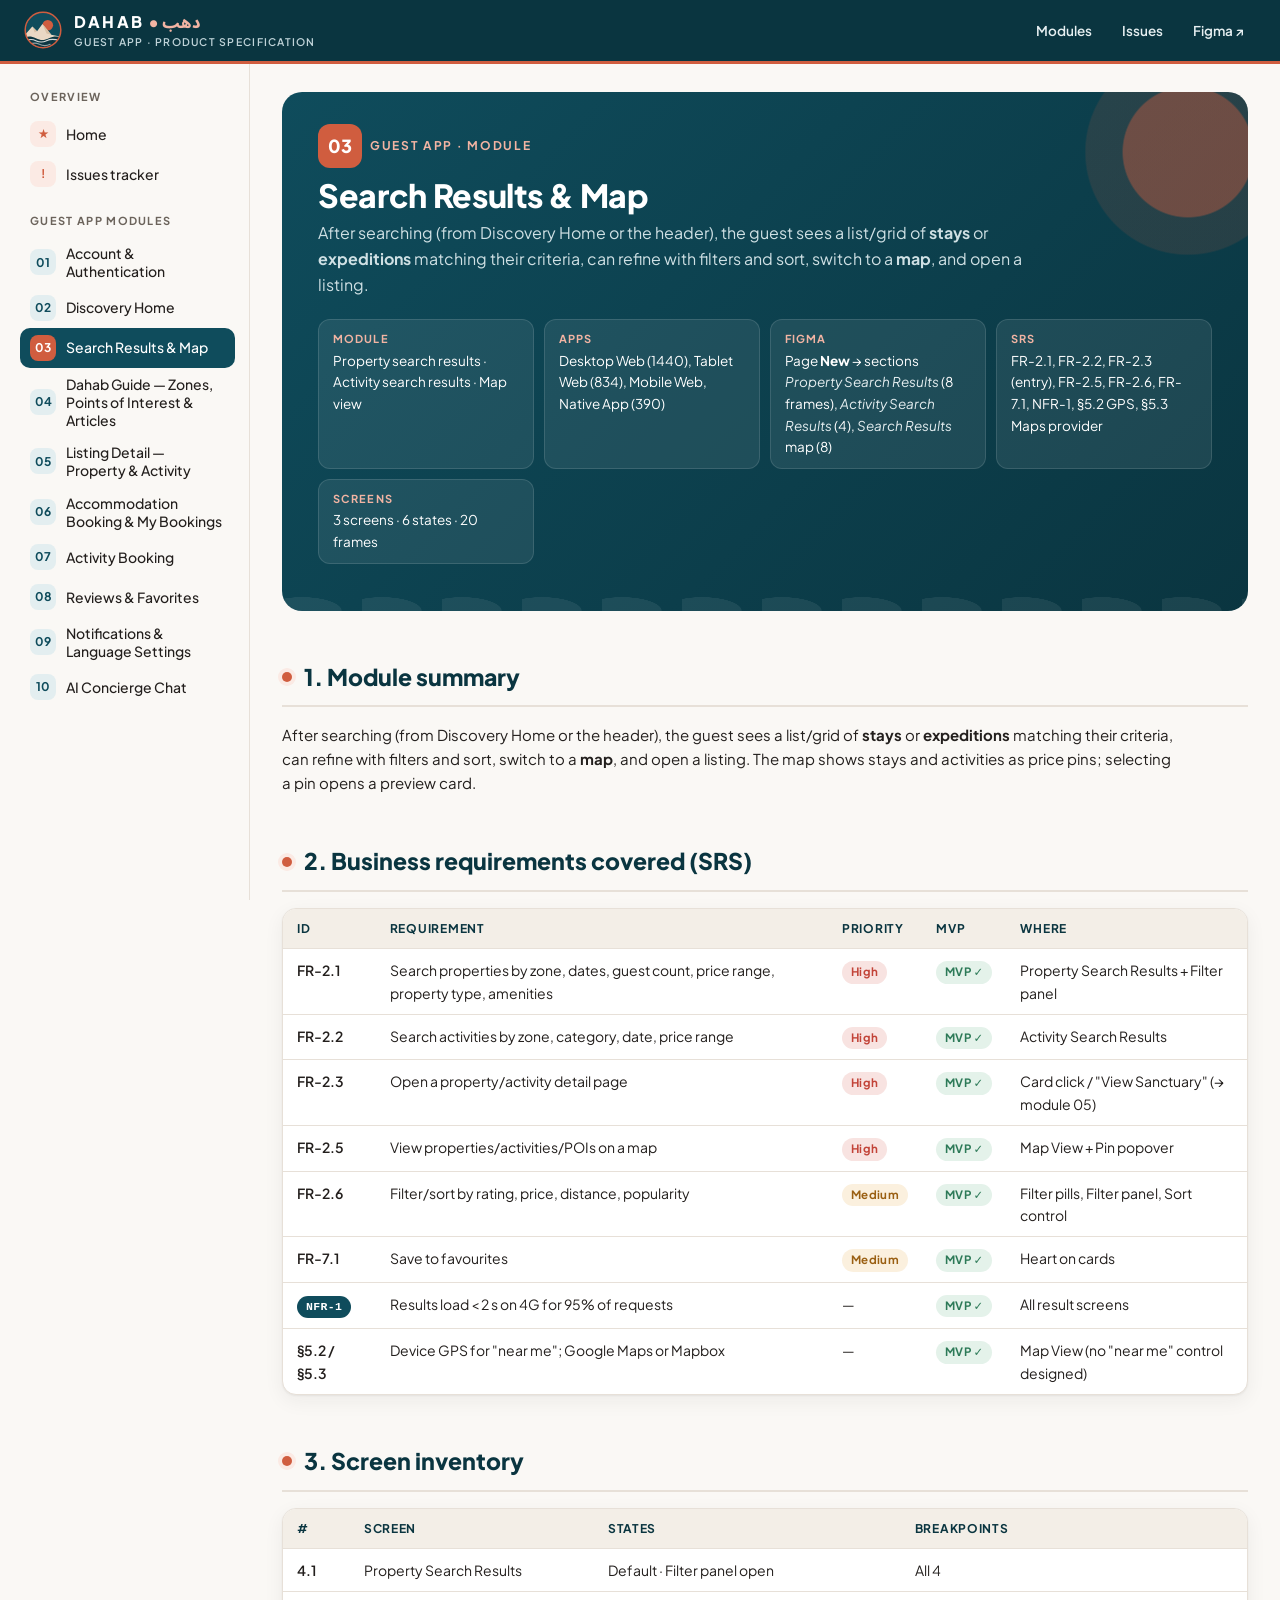
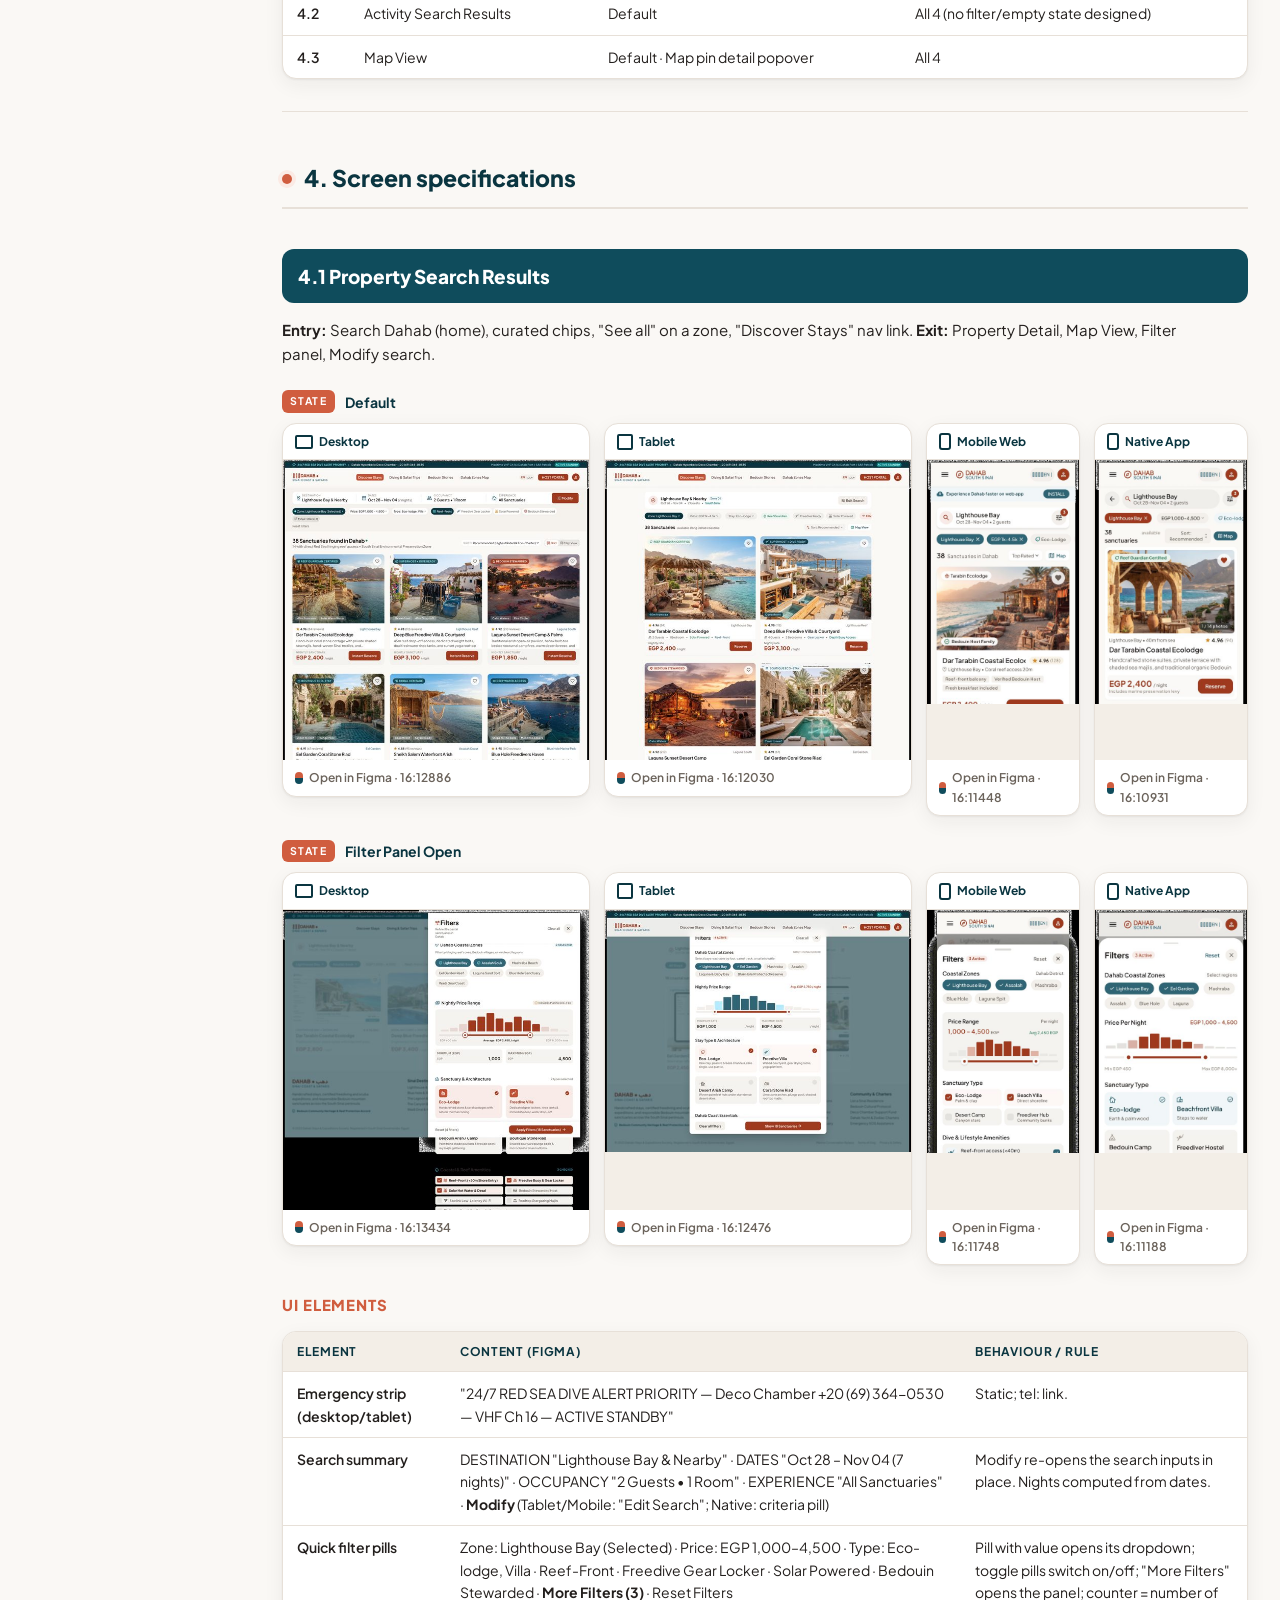
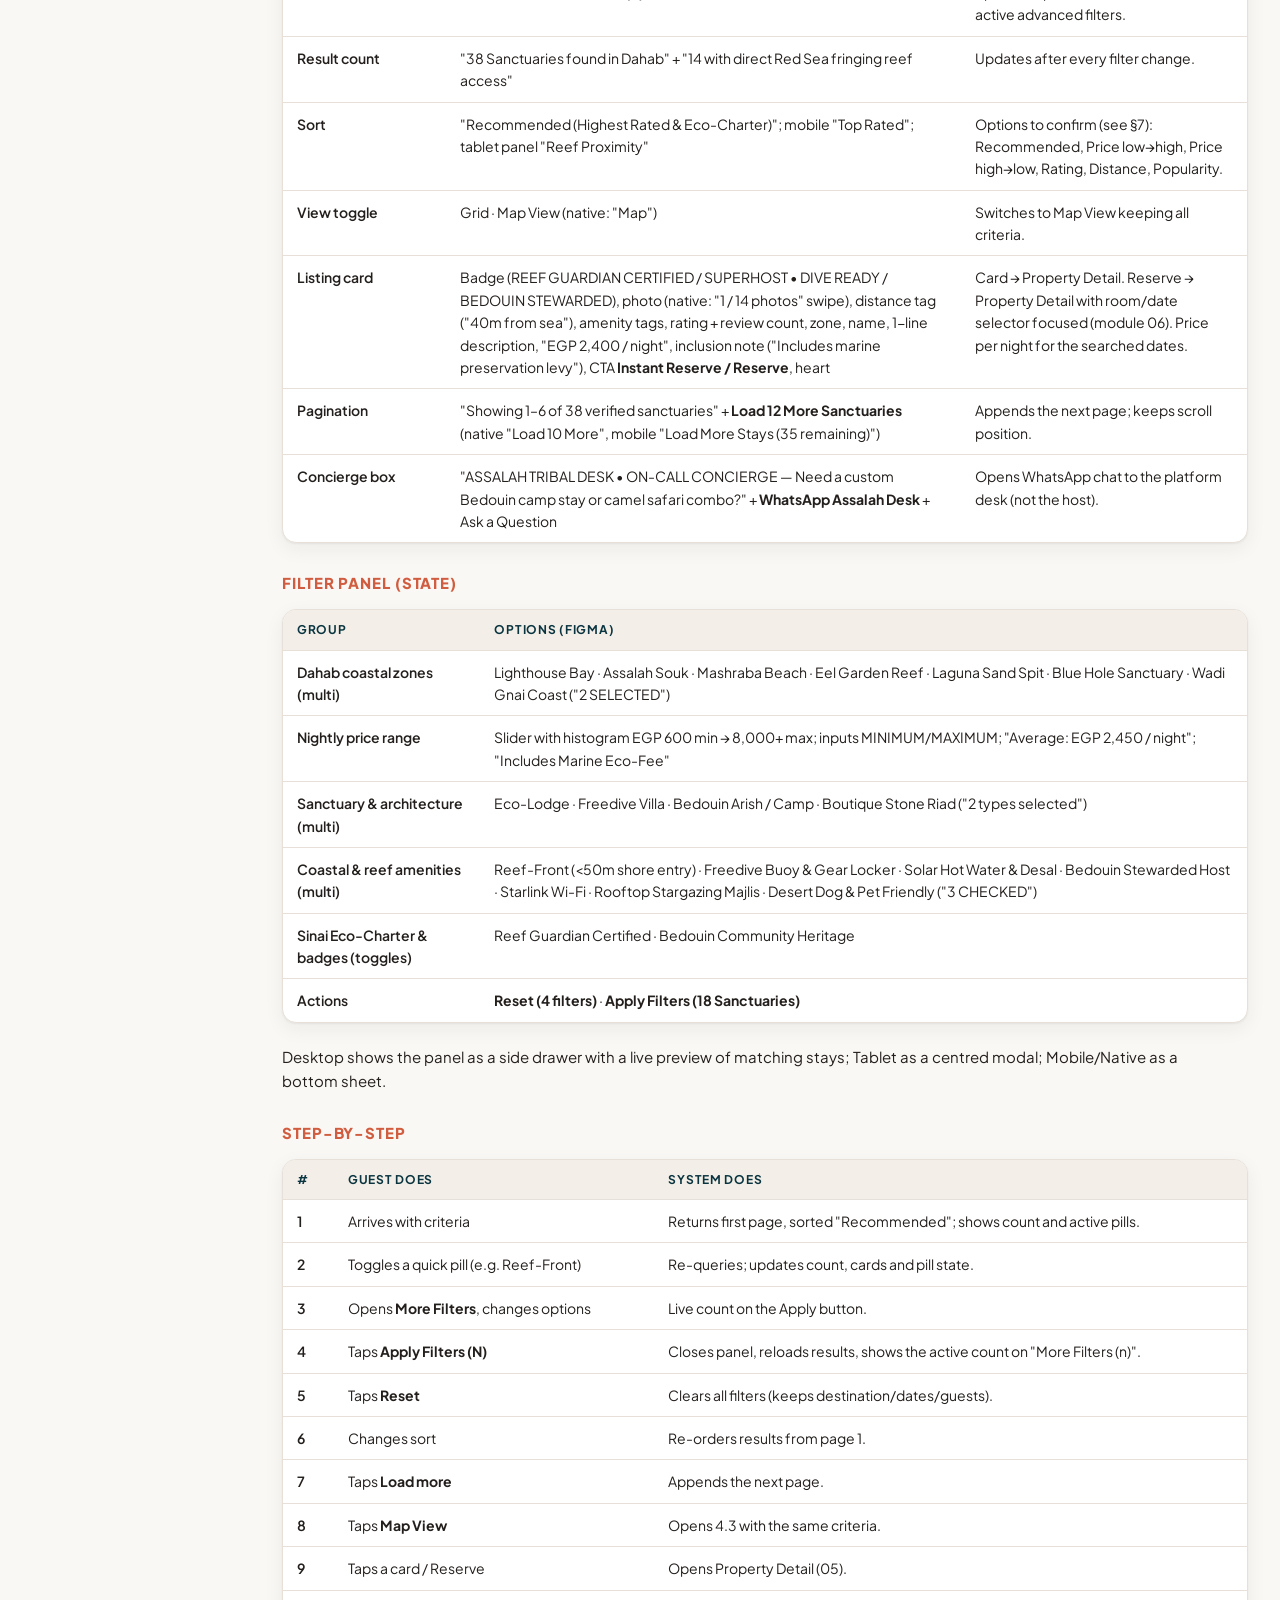
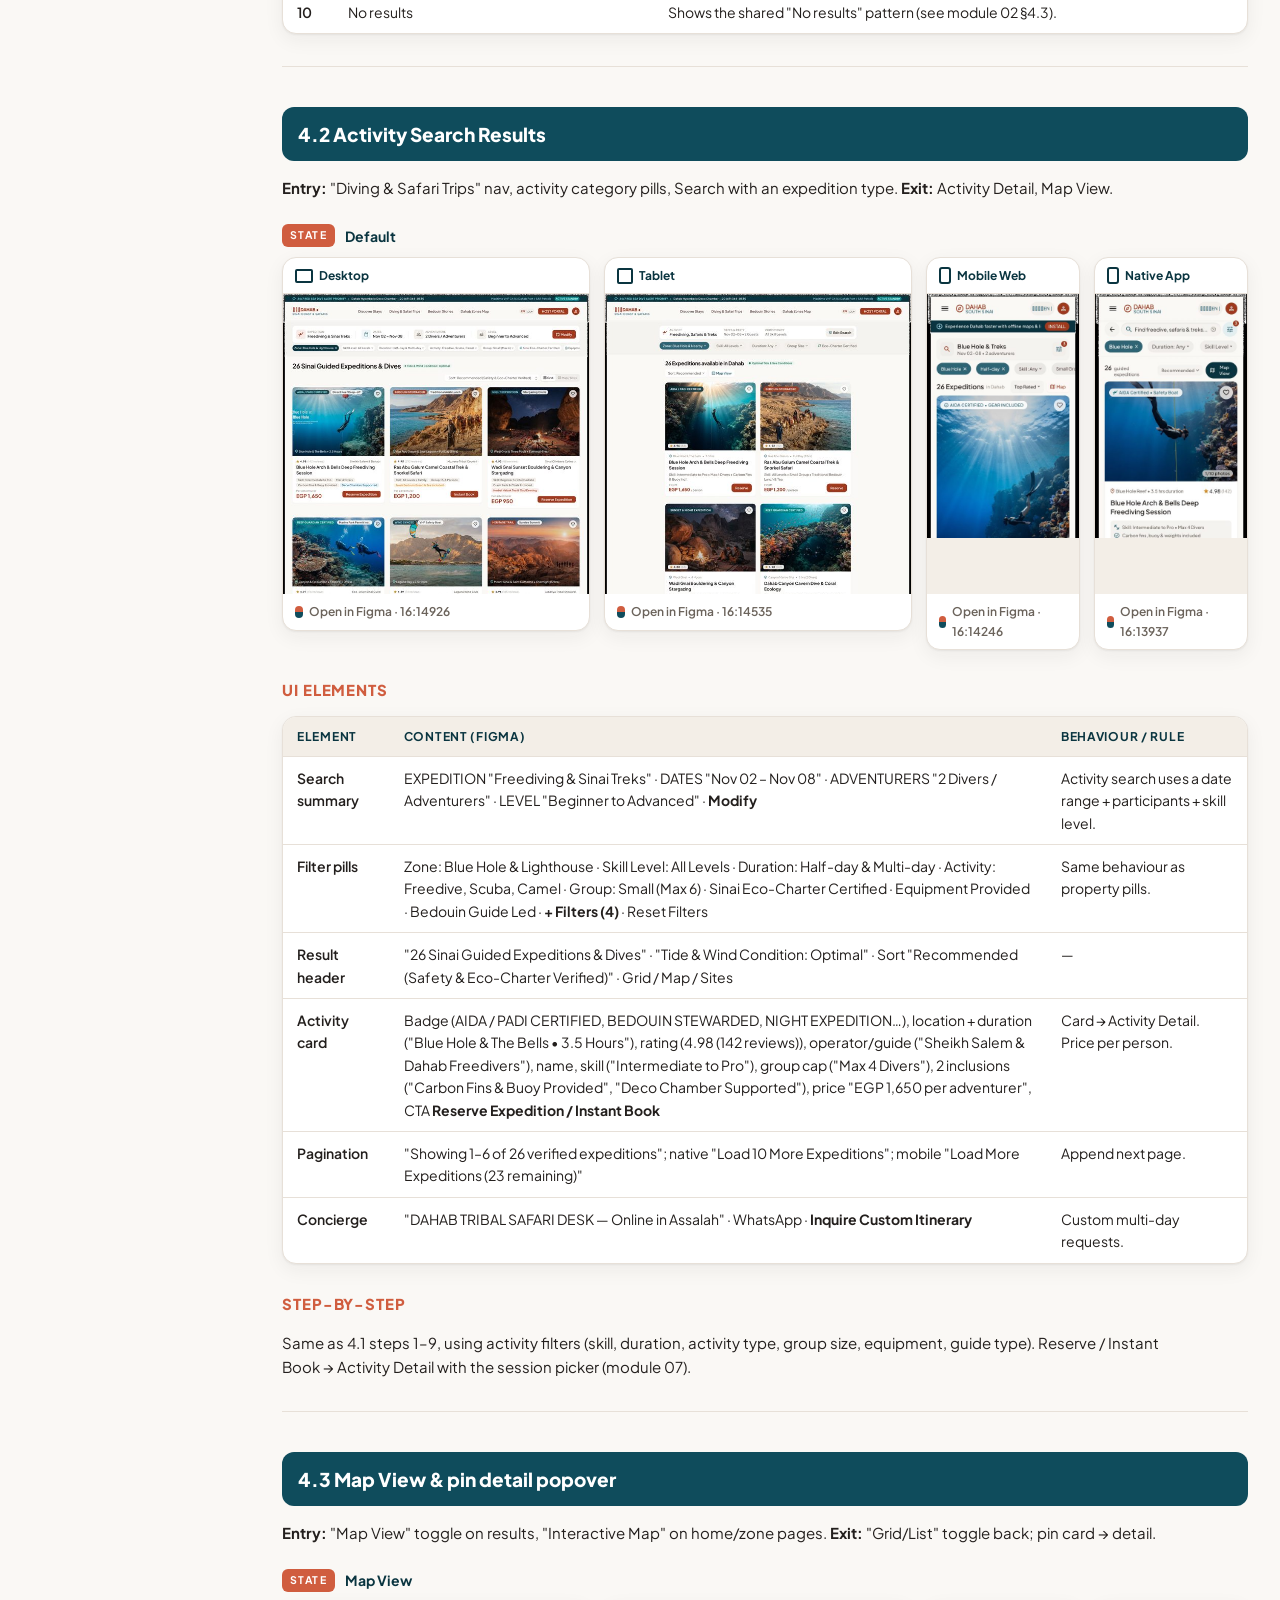
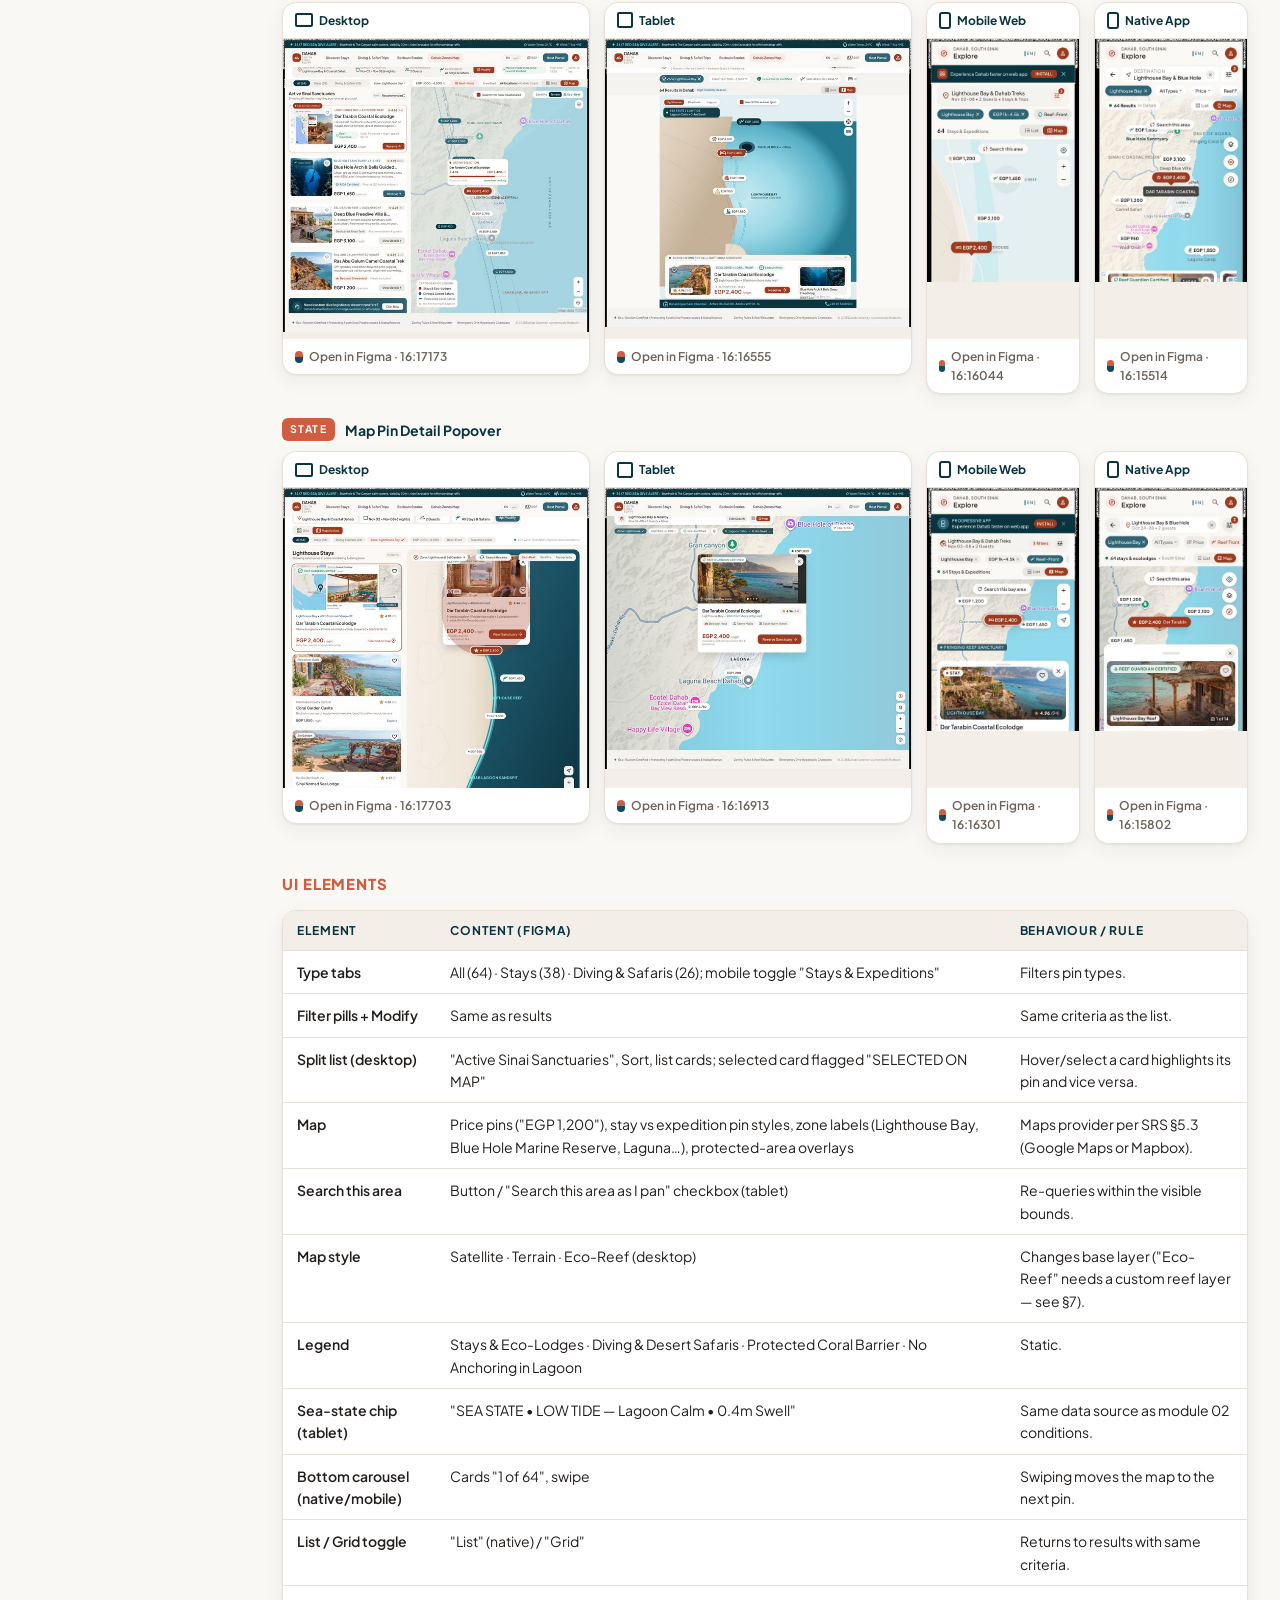
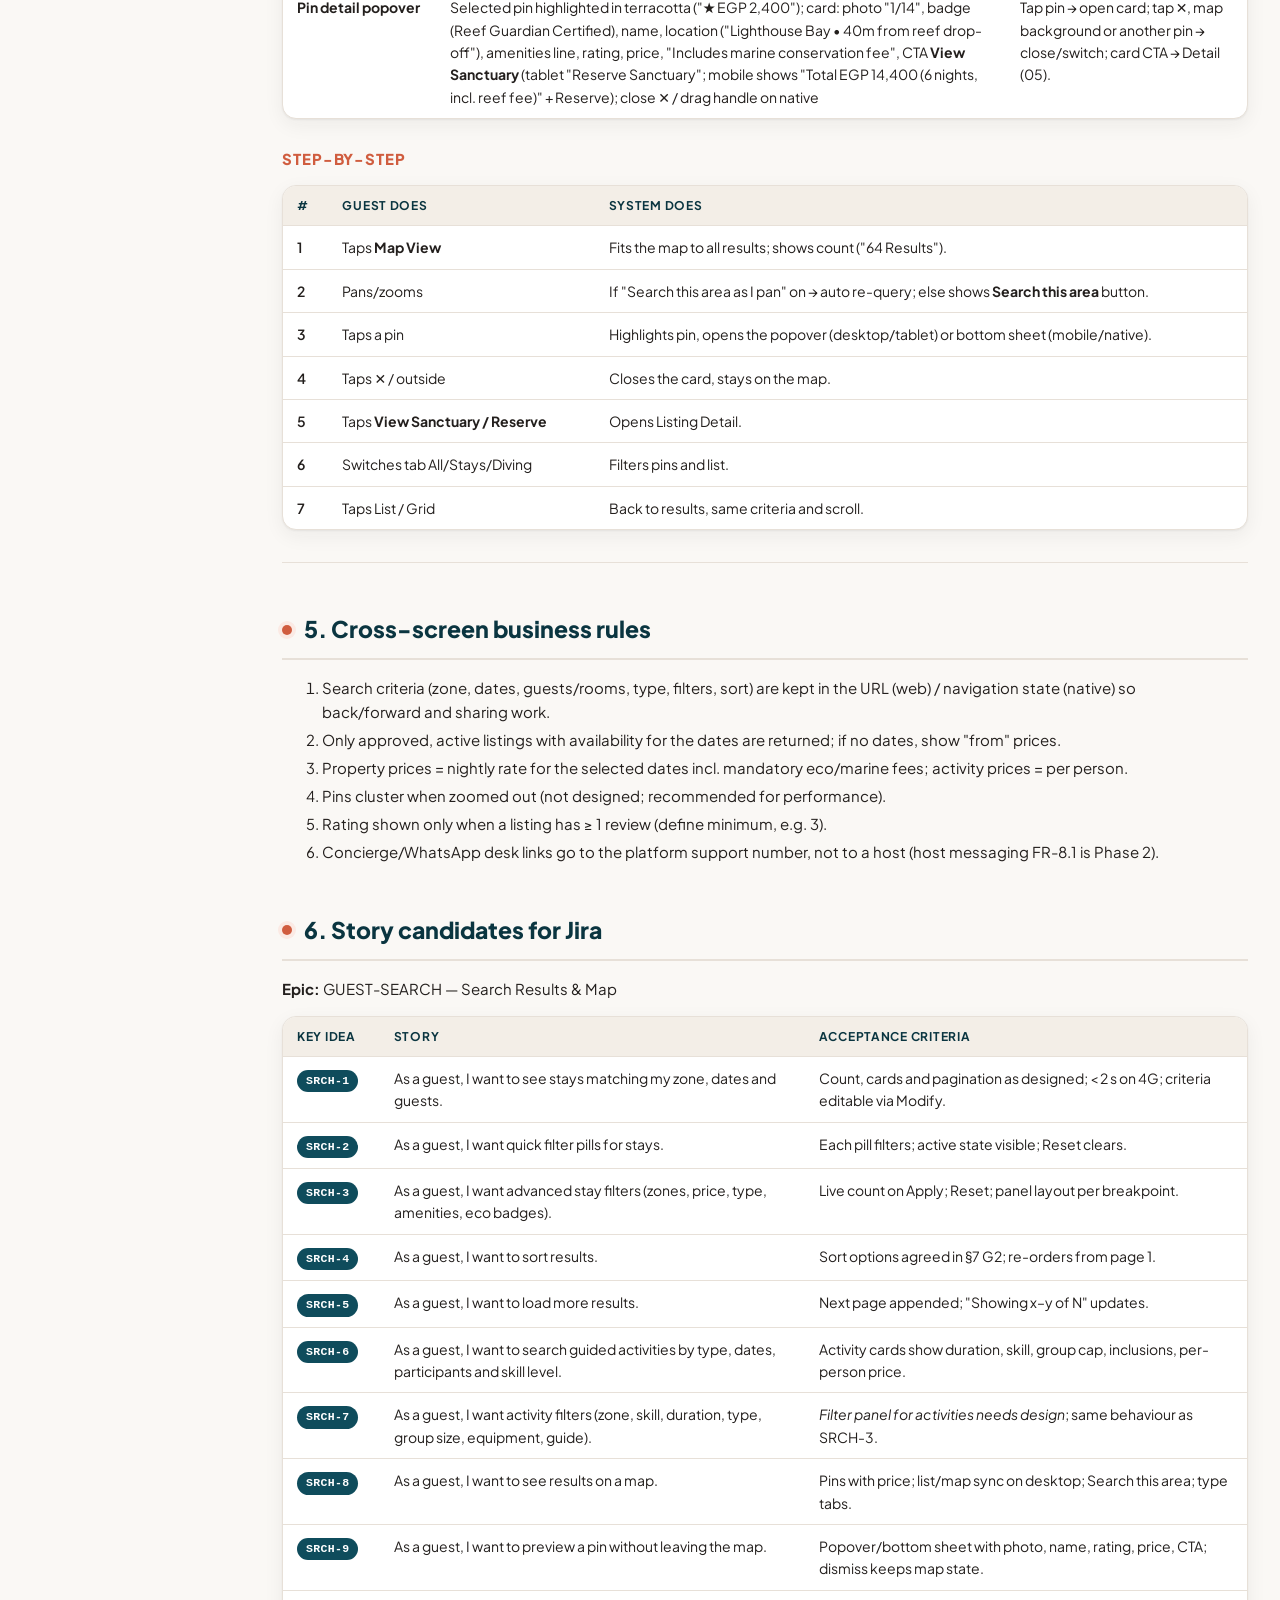
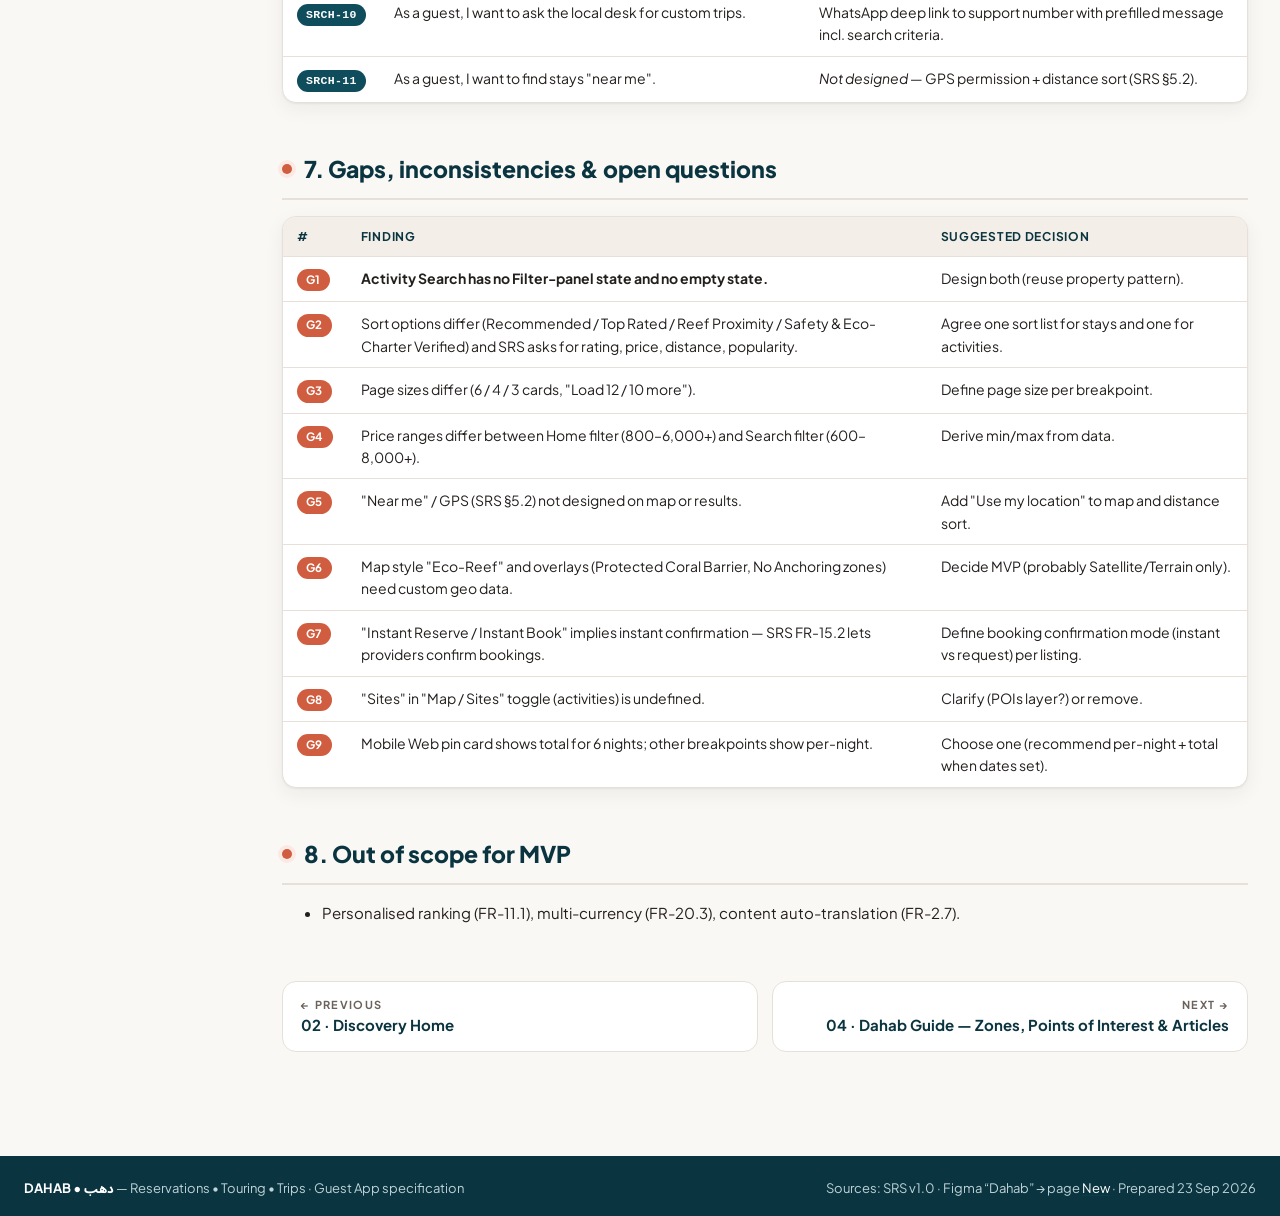
<file: 03-search-results-and-map.html>
<!doctype html>
<html lang="en">
<head>
<meta charset="utf-8">
<meta name="viewport" content="width=device-width, initial-scale=1">
<title>03 Search Results &amp; Map · Dahab Guest App Specs</title>
<link rel="icon" href="assets/logo.svg" type="image/svg+xml">
<link rel="preconnect" href="https://fonts.googleapis.com">
<link rel="preconnect" href="https://fonts.gstatic.com" crossorigin>
<link href="https://fonts.googleapis.com/css2?family=Plus+Jakarta+Sans:wght@400;500;600;700;800&family=Noto+Sans+Arabic:wght@400;600;700&display=swap" rel="stylesheet">
<link rel="stylesheet" href="assets/style.css">
</head>
<body>
<header class="topbar">
  <label for="nav-toggle" class="nav-btn" aria-label="Menu"><span></span><span></span><span></span></label>
  <a class="brand" href="index.html">
    <img src="assets/logo.svg" alt="">
    <span><span class="brand-name">DAHAB<span class="ar">• دهب</span></span>
    <span class="brand-sub">Guest App · Product Specification</span></span>
  </a>
  <nav class="topbar-links">
    <a href="index.html">Modules</a>
    <a href="issues.html">Issues</a>
    <a href="https://www.figma.com/design/JeROg9VP2nDmcMHfGjXmLy/Dahab?node-id=16-2" target="_blank" rel="noopener">Figma ↗</a>
  </nav>
</header>
<input type="checkbox" id="nav-toggle">
<div class="layout">
<nav class="sidebar"><div class="side-label">Overview</div><ul><li><a href="index.html"><span class="num alt">★</span>Home</a></li><li><a href="issues.html"><span class="num alt">!</span>Issues tracker</a></li></ul><div class="side-label">Guest app modules</div><ul><li><a href="01-account-authentication.html"><span class="num">01</span>Account &amp; Authentication</a></li><li><a href="02-discovery-home.html"><span class="num">02</span>Discovery Home</a></li><li><a href="03-search-results-and-map.html" class=active><span class="num">03</span>Search Results &amp; Map</a></li><li><a href="04-dahab-guide-zones-pois-articles.html"><span class="num">04</span>Dahab Guide — Zones, Points of Interest &amp; Articles</a></li><li><a href="05-listing-detail-property-activity.html"><span class="num">05</span>Listing Detail — Property &amp; Activity</a></li><li><a href="06-accommodation-booking-and-my-bookings.html"><span class="num">06</span>Accommodation Booking &amp; My Bookings</a></li><li><a href="07-activity-booking.html"><span class="num">07</span>Activity Booking</a></li><li><a href="08-reviews-and-favorites.html"><span class="num">08</span>Reviews &amp; Favorites</a></li><li><a href="09-notifications-and-language.html"><span class="num">09</span>Notifications &amp; Language Settings</a></li><li><a href="10-ai-concierge.html"><span class="num">10</span>AI Concierge Chat</a></li></ul></nav>
<main class="content">
<section class="hero">
  <div class="eyebrow"><span class="hero-num">03</span> Guest App · Module</div>
  <h1>Search Results &amp; Map</h1>
  <p class="lead">After searching (from Discovery Home or the header), the guest sees a list/grid of <b>stays</b> or <b>expeditions</b> matching their criteria, can refine with filters and sort, switch to a <b>map</b>, and open a listing.</p>
  <dl class="meta"><div><dt>Module</dt><dd>Property search results · Activity search results · Map view</dd></div><div><dt>Apps</dt><dd>Desktop Web (1440), Tablet Web (834), Mobile Web, Native App (390)</dd></div><div><dt>Figma</dt><dd>Page <b>New</b> → sections <em>Property Search Results</em> (8 frames), <em>Activity Search Results</em> (4), <em>Search Results</em> map (8)</dd></div><div><dt>SRS</dt><dd>FR-2.1, FR-2.2, FR-2.3 (entry), FR-2.5, FR-2.6, FR-7.1, NFR-1, §5.2 GPS, §5.3 Maps provider</dd></div><div><dt>Screens</dt><dd>3 screens · 6 states · 20 frames</dd></div></dl>
  <div class="hero-waves"></div>
</section><article class="doc"><h2 id="1-module-summary">1. Module summary</h2>
<p>After searching (from Discovery Home or the header), the guest sees a list/grid of <strong>stays</strong> or <strong>expeditions</strong> matching their criteria, can refine with filters and sort, switch to a <strong>map</strong>, and open a listing. The map shows stays and activities as price pins; selecting a pin opens a preview card.</p>
<h2 id="2-business-requirements-covered-srs">2. Business requirements covered (SRS)</h2>
<div class="table-wrap"><table>
<thead>
<tr class="header">
<th>ID</th>
<th>Requirement</th>
<th>Priority</th>
<th>MVP</th>
<th>Where</th>
</tr>
</thead>
<tbody>
<tr class="odd">
<td>FR-2.1</td>
<td>Search properties by zone, dates, guest count, price range, property type, amenities</td>
<td><span class="badge b-high">High</span></td>
<td><span class="badge b-mvp">MVP ✓</span></td>
<td>Property Search Results + Filter panel</td>
</tr>
<tr class="even">
<td>FR-2.2</td>
<td>Search activities by zone, category, date, price range</td>
<td><span class="badge b-high">High</span></td>
<td><span class="badge b-mvp">MVP ✓</span></td>
<td>Activity Search Results</td>
</tr>
<tr class="odd">
<td>FR-2.3</td>
<td>Open a property/activity detail page</td>
<td><span class="badge b-high">High</span></td>
<td><span class="badge b-mvp">MVP ✓</span></td>
<td>Card click / "View Sanctuary" (→ module 05)</td>
</tr>
<tr class="even">
<td>FR-2.5</td>
<td>View properties/activities/POIs on a map</td>
<td><span class="badge b-high">High</span></td>
<td><span class="badge b-mvp">MVP ✓</span></td>
<td>Map View + Pin popover</td>
</tr>
<tr class="odd">
<td>FR-2.6</td>
<td>Filter/sort by rating, price, distance, popularity</td>
<td><span class="badge b-medium">Medium</span></td>
<td><span class="badge b-mvp">MVP ✓</span></td>
<td>Filter pills, Filter panel, Sort control</td>
</tr>
<tr class="even">
<td>FR-7.1</td>
<td>Save to favourites</td>
<td><span class="badge b-medium">Medium</span></td>
<td><span class="badge b-mvp">MVP ✓</span></td>
<td>Heart on cards</td>
</tr>
<tr class="odd">
<td><span class="badge b-key">NFR-1</span></td>
<td>Results load &lt; 2 s on 4G for 95% of requests</td>
<td>—</td>
<td><span class="badge b-mvp">MVP ✓</span></td>
<td>All result screens</td>
</tr>
<tr class="even">
<td>§5.2 / §5.3</td>
<td>Device GPS for "near me"; Google Maps or Mapbox</td>
<td>—</td>
<td><span class="badge b-mvp">MVP ✓</span></td>
<td>Map View (no "near me" control designed)</td>
</tr>
</tbody>
</table></div>
<h2 id="3-screen-inventory">3. Screen inventory</h2>
<div class="table-wrap"><table>
<thead>
<tr class="header">
<th>#</th>
<th>Screen</th>
<th>States</th>
<th>Breakpoints</th>
</tr>
</thead>
<tbody>
<tr class="odd">
<td>4.1</td>
<td>Property Search Results</td>
<td>Default · Filter panel open</td>
<td>All 4</td>
</tr>
<tr class="even">
<td>4.2</td>
<td>Activity Search Results</td>
<td>Default</td>
<td>All 4 (no filter/empty state designed)</td>
</tr>
<tr class="odd">
<td>4.3</td>
<td>Map View</td>
<td>Default · Map pin detail popover</td>
<td>All 4</td>
</tr>
</tbody>
</table></div>
<hr />
<h2 id="4-screen-specifications">4. Screen specifications</h2>
<h3 id="41-property-search-results">4.1 Property Search Results</h3>
<p><strong>Entry:</strong> Search Dahab (home), curated chips, "See all" on a zone, "Discover Stays" nav link. <strong>Exit:</strong> Property Detail, Map View, Filter panel, Modify search.</p>
<div class="state-title">Default</div>
<div class="shot-grid" style="grid-template-columns:2fr 2fr 1fr 1fr">
<figure class="shot bp-desktop"><figcaption><span class="bp-ico">Desktop</span></figcaption><a class="frame" href="images/16-12886.png" target="_blank" rel="noopener"><img loading="lazy" src="images/thumbs/16-12886.jpg" alt="Default – Desktop"></a><a class="figma" href="https://www.figma.com/design/JeROg9VP2nDmcMHfGjXmLy/Dahab?node-id=16-12886" target="_blank" rel="noopener">Open in Figma · 16:12886</a></figure>
<figure class="shot bp-tablet"><figcaption><span class="bp-ico">Tablet</span></figcaption><a class="frame" href="images/16-12030.png" target="_blank" rel="noopener"><img loading="lazy" src="images/thumbs/16-12030.jpg" alt="Default – Tablet"></a><a class="figma" href="https://www.figma.com/design/JeROg9VP2nDmcMHfGjXmLy/Dahab?node-id=16-12030" target="_blank" rel="noopener">Open in Figma · 16:12030</a></figure>
<figure class="shot bp-mobile"><figcaption><span class="bp-ico">Mobile Web</span></figcaption><a class="frame" href="images/16-11448.png" target="_blank" rel="noopener"><img loading="lazy" src="images/thumbs/16-11448.jpg" alt="Default – Mobile Web"></a><a class="figma" href="https://www.figma.com/design/JeROg9VP2nDmcMHfGjXmLy/Dahab?node-id=16-11448" target="_blank" rel="noopener">Open in Figma · 16:11448</a></figure>
<figure class="shot bp-native"><figcaption><span class="bp-ico">Native App</span></figcaption><a class="frame" href="images/16-10931.png" target="_blank" rel="noopener"><img loading="lazy" src="images/thumbs/16-10931.jpg" alt="Default – Native App"></a><a class="figma" href="https://www.figma.com/design/JeROg9VP2nDmcMHfGjXmLy/Dahab?node-id=16-10931" target="_blank" rel="noopener">Open in Figma · 16:10931</a></figure>
</div>

<div class="state-title">Filter Panel Open</div>
<div class="shot-grid" style="grid-template-columns:2fr 2fr 1fr 1fr">
<figure class="shot bp-desktop"><figcaption><span class="bp-ico">Desktop</span></figcaption><a class="frame" href="images/16-13434.png" target="_blank" rel="noopener"><img loading="lazy" src="images/thumbs/16-13434.jpg" alt="Filter Panel Open – Desktop"></a><a class="figma" href="https://www.figma.com/design/JeROg9VP2nDmcMHfGjXmLy/Dahab?node-id=16-13434" target="_blank" rel="noopener">Open in Figma · 16:13434</a></figure>
<figure class="shot bp-tablet"><figcaption><span class="bp-ico">Tablet</span></figcaption><a class="frame" href="images/16-12476.png" target="_blank" rel="noopener"><img loading="lazy" src="images/thumbs/16-12476.jpg" alt="Filter Panel Open – Tablet"></a><a class="figma" href="https://www.figma.com/design/JeROg9VP2nDmcMHfGjXmLy/Dahab?node-id=16-12476" target="_blank" rel="noopener">Open in Figma · 16:12476</a></figure>
<figure class="shot bp-mobile"><figcaption><span class="bp-ico">Mobile Web</span></figcaption><a class="frame" href="images/16-11748.png" target="_blank" rel="noopener"><img loading="lazy" src="images/thumbs/16-11748.jpg" alt="Filter Panel Open – Mobile Web"></a><a class="figma" href="https://www.figma.com/design/JeROg9VP2nDmcMHfGjXmLy/Dahab?node-id=16-11748" target="_blank" rel="noopener">Open in Figma · 16:11748</a></figure>
<figure class="shot bp-native"><figcaption><span class="bp-ico">Native App</span></figcaption><a class="frame" href="images/16-11188.png" target="_blank" rel="noopener"><img loading="lazy" src="images/thumbs/16-11188.jpg" alt="Filter Panel Open – Native App"></a><a class="figma" href="https://www.figma.com/design/JeROg9VP2nDmcMHfGjXmLy/Dahab?node-id=16-11188" target="_blank" rel="noopener">Open in Figma · 16:11188</a></figure>
</div>

<h4 id="ui-elements">UI elements</h4>
<div class="table-wrap"><table>
<thead>
<tr class="header">
<th>Element</th>
<th>Content (Figma)</th>
<th>Behaviour / rule</th>
</tr>
</thead>
<tbody>
<tr class="odd">
<td>Emergency strip (desktop/tablet)</td>
<td>"24/7 RED SEA DIVE ALERT PRIORITY — Deco Chamber +20 (69) 364-0530 — VHF Ch 16 — ACTIVE STANDBY"</td>
<td>Static; tel: link.</td>
</tr>
<tr class="even">
<td>Search summary</td>
<td>DESTINATION "Lighthouse Bay &amp; Nearby" · DATES "Oct 28 – Nov 04 (7 nights)" · OCCUPANCY "2 Guests • 1 Room" · EXPERIENCE "All Sanctuaries" · <strong>Modify</strong> (Tablet/Mobile: "Edit Search"; Native: criteria pill)</td>
<td>Modify re-opens the search inputs in place. Nights computed from dates.</td>
</tr>
<tr class="odd">
<td>Quick filter pills</td>
<td>Zone: Lighthouse Bay (Selected) · Price: EGP 1,000–4,500 · Type: Eco-lodge, Villa · Reef-Front · Freedive Gear Locker · Solar Powered · Bedouin Stewarded · <strong>More Filters (3)</strong> · Reset Filters</td>
<td>Pill with value opens its dropdown; toggle pills switch on/off; "More Filters" opens the panel; counter = number of active advanced filters.</td>
</tr>
<tr class="even">
<td>Result count</td>
<td>"38 Sanctuaries found in Dahab" + "14 with direct Red Sea fringing reef access"</td>
<td>Updates after every filter change.</td>
</tr>
<tr class="odd">
<td>Sort</td>
<td>"Recommended (Highest Rated &amp; Eco-Charter)"; mobile "Top Rated"; tablet panel "Reef Proximity"</td>
<td>Options to confirm (see §7): Recommended, Price low→high, Price high→low, Rating, Distance, Popularity.</td>
</tr>
<tr class="even">
<td>View toggle</td>
<td>Grid · Map View (native: "Map")</td>
<td>Switches to Map View keeping all criteria.</td>
</tr>
<tr class="odd">
<td>Listing card</td>
<td>Badge (REEF GUARDIAN CERTIFIED / SUPERHOST • DIVE READY / BEDOUIN STEWARDED), photo (native: "1 / 14 photos" swipe), distance tag ("40m from sea"), amenity tags, rating + review count, zone, name, 1-line description, "EGP 2,400 / night", inclusion note ("Includes marine preservation levy"), CTA <strong>Instant Reserve / Reserve</strong>, heart</td>
<td>Card → Property Detail. Reserve → Property Detail with room/date selector focused (module 06). Price per night for the searched dates.</td>
</tr>
<tr class="even">
<td>Pagination</td>
<td>"Showing 1–6 of 38 verified sanctuaries" + <strong>Load 12 More Sanctuaries</strong> (native "Load 10 More", mobile "Load More Stays (35 remaining)")</td>
<td>Appends the next page; keeps scroll position.</td>
</tr>
<tr class="odd">
<td>Concierge box</td>
<td>"ASSALAH TRIBAL DESK • ON-CALL CONCIERGE — Need a custom Bedouin camp stay or camel safari combo?" + <strong>WhatsApp Assalah Desk</strong> + Ask a Question</td>
<td>Opens WhatsApp chat to the platform desk (not the host).</td>
</tr>
</tbody>
</table></div>
<h4 id="filter-panel-state">Filter panel (state)</h4>
<div class="table-wrap"><table>
<thead>
<tr class="header">
<th>Group</th>
<th>Options (Figma)</th>
</tr>
</thead>
<tbody>
<tr class="odd">
<td>Dahab coastal zones (multi)</td>
<td>Lighthouse Bay · Assalah Souk · Mashraba Beach · Eel Garden Reef · Laguna Sand Spit · Blue Hole Sanctuary · Wadi Gnai Coast ("2 SELECTED")</td>
</tr>
<tr class="even">
<td>Nightly price range</td>
<td>Slider with histogram EGP 600 min → 8,000+ max; inputs MINIMUM/MAXIMUM; "Average: EGP 2,450 / night"; "Includes Marine Eco-Fee"</td>
</tr>
<tr class="odd">
<td>Sanctuary &amp; architecture (multi)</td>
<td>Eco-Lodge · Freedive Villa · Bedouin Arish / Camp · Boutique Stone Riad ("2 types selected")</td>
</tr>
<tr class="even">
<td>Coastal &amp; reef amenities (multi)</td>
<td>Reef-Front (&lt;50m shore entry) · Freedive Buoy &amp; Gear Locker · Solar Hot Water &amp; Desal · Bedouin Stewarded Host · Starlink Wi-Fi · Rooftop Stargazing Majlis · Desert Dog &amp; Pet Friendly ("3 CHECKED")</td>
</tr>
<tr class="odd">
<td>Sinai Eco-Charter &amp; badges (toggles)</td>
<td>Reef Guardian Certified · Bedouin Community Heritage</td>
</tr>
<tr class="even">
<td>Actions</td>
<td><strong>Reset (4 filters)</strong> · <strong>Apply Filters (18 Sanctuaries)</strong></td>
</tr>
</tbody>
</table></div>
<p>Desktop shows the panel as a side drawer with a live preview of matching stays; Tablet as a centred modal; Mobile/Native as a bottom sheet.</p>
<h4 id="step-by-step">Step-by-step</h4>
<div class="table-wrap"><table>
<thead>
<tr class="header">
<th>#</th>
<th>Guest does</th>
<th>System does</th>
</tr>
</thead>
<tbody>
<tr class="odd">
<td>1</td>
<td>Arrives with criteria</td>
<td>Returns first page, sorted "Recommended"; shows count and active pills.</td>
</tr>
<tr class="even">
<td>2</td>
<td>Toggles a quick pill (e.g. Reef-Front)</td>
<td>Re-queries; updates count, cards and pill state.</td>
</tr>
<tr class="odd">
<td>3</td>
<td>Opens <strong>More Filters</strong>, changes options</td>
<td>Live count on the Apply button.</td>
</tr>
<tr class="even">
<td>4</td>
<td>Taps <strong>Apply Filters (N)</strong></td>
<td>Closes panel, reloads results, shows the active count on "More Filters (n)".</td>
</tr>
<tr class="odd">
<td>5</td>
<td>Taps <strong>Reset</strong></td>
<td>Clears all filters (keeps destination/dates/guests).</td>
</tr>
<tr class="even">
<td>6</td>
<td>Changes sort</td>
<td>Re-orders results from page 1.</td>
</tr>
<tr class="odd">
<td>7</td>
<td>Taps <strong>Load more</strong></td>
<td>Appends the next page.</td>
</tr>
<tr class="even">
<td>8</td>
<td>Taps <strong>Map View</strong></td>
<td>Opens 4.3 with the same criteria.</td>
</tr>
<tr class="odd">
<td>9</td>
<td>Taps a card / Reserve</td>
<td>Opens Property Detail (05).</td>
</tr>
<tr class="even">
<td>10</td>
<td>No results</td>
<td>Shows the shared "No results" pattern (see module 02 §4.3).</td>
</tr>
</tbody>
</table></div>
<hr />
<h3 id="42-activity-search-results">4.2 Activity Search Results</h3>
<p><strong>Entry:</strong> "Diving &amp; Safari Trips" nav, activity category pills, Search with an expedition type. <strong>Exit:</strong> Activity Detail, Map View.</p>
<div class="state-title">Default</div>
<div class="shot-grid" style="grid-template-columns:2fr 2fr 1fr 1fr">
<figure class="shot bp-desktop"><figcaption><span class="bp-ico">Desktop</span></figcaption><a class="frame" href="images/16-14926.png" target="_blank" rel="noopener"><img loading="lazy" src="images/thumbs/16-14926.jpg" alt="Default – Desktop"></a><a class="figma" href="https://www.figma.com/design/JeROg9VP2nDmcMHfGjXmLy/Dahab?node-id=16-14926" target="_blank" rel="noopener">Open in Figma · 16:14926</a></figure>
<figure class="shot bp-tablet"><figcaption><span class="bp-ico">Tablet</span></figcaption><a class="frame" href="images/16-14535.png" target="_blank" rel="noopener"><img loading="lazy" src="images/thumbs/16-14535.jpg" alt="Default – Tablet"></a><a class="figma" href="https://www.figma.com/design/JeROg9VP2nDmcMHfGjXmLy/Dahab?node-id=16-14535" target="_blank" rel="noopener">Open in Figma · 16:14535</a></figure>
<figure class="shot bp-mobile"><figcaption><span class="bp-ico">Mobile Web</span></figcaption><a class="frame" href="images/16-14246.png" target="_blank" rel="noopener"><img loading="lazy" src="images/thumbs/16-14246.jpg" alt="Default – Mobile Web"></a><a class="figma" href="https://www.figma.com/design/JeROg9VP2nDmcMHfGjXmLy/Dahab?node-id=16-14246" target="_blank" rel="noopener">Open in Figma · 16:14246</a></figure>
<figure class="shot bp-native"><figcaption><span class="bp-ico">Native App</span></figcaption><a class="frame" href="images/16-13937.png" target="_blank" rel="noopener"><img loading="lazy" src="images/thumbs/16-13937.jpg" alt="Default – Native App"></a><a class="figma" href="https://www.figma.com/design/JeROg9VP2nDmcMHfGjXmLy/Dahab?node-id=16-13937" target="_blank" rel="noopener">Open in Figma · 16:13937</a></figure>
</div>

<h4 id="ui-elements-1">UI elements</h4>
<div class="table-wrap"><table>
<thead>
<tr class="header">
<th>Element</th>
<th>Content (Figma)</th>
<th>Behaviour / rule</th>
</tr>
</thead>
<tbody>
<tr class="odd">
<td>Search summary</td>
<td>EXPEDITION "Freediving &amp; Sinai Treks" · DATES "Nov 02 – Nov 08" · ADVENTURERS "2 Divers / Adventurers" · LEVEL "Beginner to Advanced" · <strong>Modify</strong></td>
<td>Activity search uses a date range + participants + skill level.</td>
</tr>
<tr class="even">
<td>Filter pills</td>
<td>Zone: Blue Hole &amp; Lighthouse · Skill Level: All Levels · Duration: Half-day &amp; Multi-day · Activity: Freedive, Scuba, Camel · Group: Small (Max 6) · Sinai Eco-Charter Certified · Equipment Provided · Bedouin Guide Led · <strong>+ Filters (4)</strong> · Reset Filters</td>
<td>Same behaviour as property pills.</td>
</tr>
<tr class="odd">
<td>Result header</td>
<td>"26 Sinai Guided Expeditions &amp; Dives" · "Tide &amp; Wind Condition: Optimal" · Sort "Recommended (Safety &amp; Eco-Charter Verified)" · Grid / Map / Sites</td>
<td>—</td>
</tr>
<tr class="even">
<td>Activity card</td>
<td>Badge (AIDA / PADI CERTIFIED, BEDOUIN STEWARDED, NIGHT EXPEDITION…), location + duration ("Blue Hole &amp; The Bells • 3.5 Hours"), rating (4.98 (142 reviews)), operator/guide ("Sheikh Salem &amp; Dahab Freedivers"), name, skill ("Intermediate to Pro"), group cap ("Max 4 Divers"), 2 inclusions ("Carbon Fins &amp; Buoy Provided", "Deco Chamber Supported"), price "EGP 1,650 per adventurer", CTA <strong>Reserve Expedition / Instant Book</strong></td>
<td>Card → Activity Detail. Price per person.</td>
</tr>
<tr class="odd">
<td>Pagination</td>
<td>"Showing 1–6 of 26 verified expeditions"; native "Load 10 More Expeditions"; mobile "Load More Expeditions (23 remaining)"</td>
<td>Append next page.</td>
</tr>
<tr class="even">
<td>Concierge</td>
<td>"DAHAB TRIBAL SAFARI DESK — Online in Assalah" · WhatsApp · <strong>Inquire Custom Itinerary</strong></td>
<td>Custom multi-day requests.</td>
</tr>
</tbody>
</table></div>
<h4 id="step-by-step-1">Step-by-step</h4>
<p>Same as 4.1 steps 1–9, using activity filters (skill, duration, activity type, group size, equipment, guide type). Reserve / Instant Book → Activity Detail with the session picker (module 07).</p>
<hr />
<h3 id="43-map-view--pin-detail-popover">4.3 Map View &amp; pin detail popover</h3>
<p><strong>Entry:</strong> "Map View" toggle on results, "Interactive Map" on home/zone pages. <strong>Exit:</strong> "Grid/List" toggle back; pin card → detail.</p>
<div class="state-title">Map View</div>
<div class="shot-grid" style="grid-template-columns:2fr 2fr 1fr 1fr">
<figure class="shot bp-desktop"><figcaption><span class="bp-ico">Desktop</span></figcaption><a class="frame" href="images/16-17173.png" target="_blank" rel="noopener"><img loading="lazy" src="images/thumbs/16-17173.jpg" alt="Map View – Desktop"></a><a class="figma" href="https://www.figma.com/design/JeROg9VP2nDmcMHfGjXmLy/Dahab?node-id=16-17173" target="_blank" rel="noopener">Open in Figma · 16:17173</a></figure>
<figure class="shot bp-tablet"><figcaption><span class="bp-ico">Tablet</span></figcaption><a class="frame" href="images/16-16555.png" target="_blank" rel="noopener"><img loading="lazy" src="images/thumbs/16-16555.jpg" alt="Map View – Tablet"></a><a class="figma" href="https://www.figma.com/design/JeROg9VP2nDmcMHfGjXmLy/Dahab?node-id=16-16555" target="_blank" rel="noopener">Open in Figma · 16:16555</a></figure>
<figure class="shot bp-mobile"><figcaption><span class="bp-ico">Mobile Web</span></figcaption><a class="frame" href="images/16-16044.png" target="_blank" rel="noopener"><img loading="lazy" src="images/thumbs/16-16044.jpg" alt="Map View – Mobile Web"></a><a class="figma" href="https://www.figma.com/design/JeROg9VP2nDmcMHfGjXmLy/Dahab?node-id=16-16044" target="_blank" rel="noopener">Open in Figma · 16:16044</a></figure>
<figure class="shot bp-native"><figcaption><span class="bp-ico">Native App</span></figcaption><a class="frame" href="images/16-15514.png" target="_blank" rel="noopener"><img loading="lazy" src="images/thumbs/16-15514.jpg" alt="Map View – Native App"></a><a class="figma" href="https://www.figma.com/design/JeROg9VP2nDmcMHfGjXmLy/Dahab?node-id=16-15514" target="_blank" rel="noopener">Open in Figma · 16:15514</a></figure>
</div>

<div class="state-title">Map Pin Detail Popover</div>
<div class="shot-grid" style="grid-template-columns:2fr 2fr 1fr 1fr">
<figure class="shot bp-desktop"><figcaption><span class="bp-ico">Desktop</span></figcaption><a class="frame" href="images/16-17703.png" target="_blank" rel="noopener"><img loading="lazy" src="images/thumbs/16-17703.jpg" alt="Map Pin Detail Popover – Desktop"></a><a class="figma" href="https://www.figma.com/design/JeROg9VP2nDmcMHfGjXmLy/Dahab?node-id=16-17703" target="_blank" rel="noopener">Open in Figma · 16:17703</a></figure>
<figure class="shot bp-tablet"><figcaption><span class="bp-ico">Tablet</span></figcaption><a class="frame" href="images/16-16913.png" target="_blank" rel="noopener"><img loading="lazy" src="images/thumbs/16-16913.jpg" alt="Map Pin Detail Popover – Tablet"></a><a class="figma" href="https://www.figma.com/design/JeROg9VP2nDmcMHfGjXmLy/Dahab?node-id=16-16913" target="_blank" rel="noopener">Open in Figma · 16:16913</a></figure>
<figure class="shot bp-mobile"><figcaption><span class="bp-ico">Mobile Web</span></figcaption><a class="frame" href="images/16-16301.png" target="_blank" rel="noopener"><img loading="lazy" src="images/thumbs/16-16301.jpg" alt="Map Pin Detail Popover – Mobile Web"></a><a class="figma" href="https://www.figma.com/design/JeROg9VP2nDmcMHfGjXmLy/Dahab?node-id=16-16301" target="_blank" rel="noopener">Open in Figma · 16:16301</a></figure>
<figure class="shot bp-native"><figcaption><span class="bp-ico">Native App</span></figcaption><a class="frame" href="images/16-15802.png" target="_blank" rel="noopener"><img loading="lazy" src="images/thumbs/16-15802.jpg" alt="Map Pin Detail Popover – Native App"></a><a class="figma" href="https://www.figma.com/design/JeROg9VP2nDmcMHfGjXmLy/Dahab?node-id=16-15802" target="_blank" rel="noopener">Open in Figma · 16:15802</a></figure>
</div>

<h4 id="ui-elements-2">UI elements</h4>
<div class="table-wrap"><table>
<thead>
<tr class="header">
<th>Element</th>
<th>Content (Figma)</th>
<th>Behaviour / rule</th>
</tr>
</thead>
<tbody>
<tr class="odd">
<td>Type tabs</td>
<td>All (64) · Stays (38) · Diving &amp; Safaris (26); mobile toggle "Stays &amp; Expeditions"</td>
<td>Filters pin types.</td>
</tr>
<tr class="even">
<td>Filter pills + Modify</td>
<td>Same as results</td>
<td>Same criteria as the list.</td>
</tr>
<tr class="odd">
<td>Split list (desktop)</td>
<td>"Active Sinai Sanctuaries", Sort, list cards; selected card flagged "SELECTED ON MAP"</td>
<td>Hover/select a card highlights its pin and vice versa.</td>
</tr>
<tr class="even">
<td>Map</td>
<td>Price pins ("EGP 1,200"), stay vs expedition pin styles, zone labels (Lighthouse Bay, Blue Hole Marine Reserve, Laguna…), protected-area overlays</td>
<td>Maps provider per SRS §5.3 (Google Maps or Mapbox).</td>
</tr>
<tr class="odd">
<td>Search this area</td>
<td>Button / "Search this area as I pan" checkbox (tablet)</td>
<td>Re-queries within the visible bounds.</td>
</tr>
<tr class="even">
<td>Map style</td>
<td>Satellite · Terrain · Eco-Reef (desktop)</td>
<td>Changes base layer ("Eco-Reef" needs a custom reef layer — see §7).</td>
</tr>
<tr class="odd">
<td>Legend</td>
<td>Stays &amp; Eco-Lodges · Diving &amp; Desert Safaris · Protected Coral Barrier · No Anchoring in Lagoon</td>
<td>Static.</td>
</tr>
<tr class="even">
<td>Sea-state chip (tablet)</td>
<td>"SEA STATE • LOW TIDE — Lagoon Calm • 0.4m Swell"</td>
<td>Same data source as module 02 conditions.</td>
</tr>
<tr class="odd">
<td>Bottom carousel (native/mobile)</td>
<td>Cards "1 of 64", swipe</td>
<td>Swiping moves the map to the next pin.</td>
</tr>
<tr class="even">
<td>List / Grid toggle</td>
<td>"List" (native) / "Grid"</td>
<td>Returns to results with same criteria.</td>
</tr>
<tr class="odd">
<td><strong>Pin detail popover</strong></td>
<td>Selected pin highlighted in terracotta ("★ EGP 2,400"); card: photo "1/14", badge (Reef Guardian Certified), name, location ("Lighthouse Bay • 40m from reef drop-off"), amenities line, rating, price, "Includes marine conservation fee", CTA <strong>View Sanctuary</strong> (tablet "Reserve Sanctuary"; mobile shows "Total EGP 14,400 (6 nights, incl. reef fee)" + Reserve); close ✕ / drag handle on native</td>
<td>Tap pin → open card; tap ✕, map background or another pin → close/switch; card CTA → Detail (05).</td>
</tr>
</tbody>
</table></div>
<h4 id="step-by-step-2">Step-by-step</h4>
<div class="table-wrap"><table>
<thead>
<tr class="header">
<th>#</th>
<th>Guest does</th>
<th>System does</th>
</tr>
</thead>
<tbody>
<tr class="odd">
<td>1</td>
<td>Taps <strong>Map View</strong></td>
<td>Fits the map to all results; shows count ("64 Results").</td>
</tr>
<tr class="even">
<td>2</td>
<td>Pans/zooms</td>
<td>If "Search this area as I pan" on → auto re-query; else shows <strong>Search this area</strong> button.</td>
</tr>
<tr class="odd">
<td>3</td>
<td>Taps a pin</td>
<td>Highlights pin, opens the popover (desktop/tablet) or bottom sheet (mobile/native).</td>
</tr>
<tr class="even">
<td>4</td>
<td>Taps ✕ / outside</td>
<td>Closes the card, stays on the map.</td>
</tr>
<tr class="odd">
<td>5</td>
<td>Taps <strong>View Sanctuary / Reserve</strong></td>
<td>Opens Listing Detail.</td>
</tr>
<tr class="even">
<td>6</td>
<td>Switches tab All/Stays/Diving</td>
<td>Filters pins and list.</td>
</tr>
<tr class="odd">
<td>7</td>
<td>Taps List / Grid</td>
<td>Back to results, same criteria and scroll.</td>
</tr>
</tbody>
</table></div>
<hr />
<h2 id="5-cross-screen-business-rules">5. Cross-screen business rules</h2>
<ol type="1">
<li>Search criteria (zone, dates, guests/rooms, type, filters, sort) are kept in the URL (web) / navigation state (native) so back/forward and sharing work.</li>
<li>Only approved, active listings with availability for the dates are returned; if no dates, show "from" prices.</li>
<li>Property prices = nightly rate for the selected dates incl. mandatory eco/marine fees; activity prices = per person.</li>
<li>Pins cluster when zoomed out (not designed; recommended for performance).</li>
<li>Rating shown only when a listing has ≥ 1 review (define minimum, e.g. 3).</li>
<li>Concierge/WhatsApp desk links go to the platform support number, not to a host (host messaging FR-8.1 is Phase 2).</li>
</ol>
<h2 id="6-story-candidates-for-jira">6. Story candidates for Jira</h2>
<p><strong>Epic:</strong> GUEST-SEARCH — Search Results &amp; Map</p>
<div class="table-wrap"><table>
<thead>
<tr class="header">
<th>Key idea</th>
<th>Story</th>
<th>Acceptance criteria</th>
</tr>
</thead>
<tbody>
<tr class="odd">
<td><span class="badge b-key">SRCH-1</span></td>
<td>As a guest, I want to see stays matching my zone, dates and guests.</td>
<td>Count, cards and pagination as designed; &lt; 2 s on 4G; criteria editable via Modify.</td>
</tr>
<tr class="even">
<td><span class="badge b-key">SRCH-2</span></td>
<td>As a guest, I want quick filter pills for stays.</td>
<td>Each pill filters; active state visible; Reset clears.</td>
</tr>
<tr class="odd">
<td><span class="badge b-key">SRCH-3</span></td>
<td>As a guest, I want advanced stay filters (zones, price, type, amenities, eco badges).</td>
<td>Live count on Apply; Reset; panel layout per breakpoint.</td>
</tr>
<tr class="even">
<td><span class="badge b-key">SRCH-4</span></td>
<td>As a guest, I want to sort results.</td>
<td>Sort options agreed in §7 G2; re-orders from page 1.</td>
</tr>
<tr class="odd">
<td><span class="badge b-key">SRCH-5</span></td>
<td>As a guest, I want to load more results.</td>
<td>Next page appended; "Showing x–y of N" updates.</td>
</tr>
<tr class="even">
<td><span class="badge b-key">SRCH-6</span></td>
<td>As a guest, I want to search guided activities by type, dates, participants and skill level.</td>
<td>Activity cards show duration, skill, group cap, inclusions, per-person price.</td>
</tr>
<tr class="odd">
<td><span class="badge b-key">SRCH-7</span></td>
<td>As a guest, I want activity filters (zone, skill, duration, type, group size, equipment, guide).</td>
<td><em>Filter panel for activities needs design</em>; same behaviour as SRCH-3.</td>
</tr>
<tr class="even">
<td><span class="badge b-key">SRCH-8</span></td>
<td>As a guest, I want to see results on a map.</td>
<td>Pins with price; list/map sync on desktop; Search this area; type tabs.</td>
</tr>
<tr class="odd">
<td><span class="badge b-key">SRCH-9</span></td>
<td>As a guest, I want to preview a pin without leaving the map.</td>
<td>Popover/bottom sheet with photo, name, rating, price, CTA; dismiss keeps map state.</td>
</tr>
<tr class="even">
<td><span class="badge b-key">SRCH-10</span></td>
<td>As a guest, I want to ask the local desk for custom trips.</td>
<td>WhatsApp deep link to support number with prefilled message incl. search criteria.</td>
</tr>
<tr class="odd">
<td><span class="badge b-key">SRCH-11</span></td>
<td>As a guest, I want to find stays "near me".</td>
<td><em>Not designed</em> — GPS permission + distance sort (SRS §5.2).</td>
</tr>
</tbody>
</table></div>
<h2 id="7-gaps-inconsistencies--open-questions">7. Gaps, inconsistencies &amp; open questions</h2>
<div class="table-wrap"><table>
<thead>
<tr class="header">
<th>#</th>
<th>Finding</th>
<th>Suggested decision</th>
</tr>
</thead>
<tbody>
<tr class="odd">
<td><span class="badge b-gap">G1</span></td>
<td><strong>Activity Search has no Filter-panel state and no empty state.</strong></td>
<td>Design both (reuse property pattern).</td>
</tr>
<tr class="even">
<td><span class="badge b-gap">G2</span></td>
<td>Sort options differ (Recommended / Top Rated / Reef Proximity / Safety &amp; Eco-Charter Verified) and SRS asks for rating, price, distance, popularity.</td>
<td>Agree one sort list for stays and one for activities.</td>
</tr>
<tr class="odd">
<td><span class="badge b-gap">G3</span></td>
<td>Page sizes differ (6 / 4 / 3 cards, "Load 12 / 10 more").</td>
<td>Define page size per breakpoint.</td>
</tr>
<tr class="even">
<td><span class="badge b-gap">G4</span></td>
<td>Price ranges differ between Home filter (800–6,000+) and Search filter (600–8,000+).</td>
<td>Derive min/max from data.</td>
</tr>
<tr class="odd">
<td><span class="badge b-gap">G5</span></td>
<td>"Near me" / GPS (SRS §5.2) not designed on map or results.</td>
<td>Add "Use my location" to map and distance sort.</td>
</tr>
<tr class="even">
<td><span class="badge b-gap">G6</span></td>
<td>Map style "Eco-Reef" and overlays (Protected Coral Barrier, No Anchoring zones) need custom geo data.</td>
<td>Decide MVP (probably Satellite/Terrain only).</td>
</tr>
<tr class="odd">
<td><span class="badge b-gap">G7</span></td>
<td>"Instant Reserve / Instant Book" implies instant confirmation — SRS FR-15.2 lets providers confirm bookings.</td>
<td>Define booking confirmation mode (instant vs request) per listing.</td>
</tr>
<tr class="even">
<td><span class="badge b-gap">G8</span></td>
<td>"Sites" in "Map / Sites" toggle (activities) is undefined.</td>
<td>Clarify (POIs layer?) or remove.</td>
</tr>
<tr class="odd">
<td><span class="badge b-gap">G9</span></td>
<td>Mobile Web pin card shows total for 6 nights; other breakpoints show per-night.</td>
<td>Choose one (recommend per-night + total when dates set).</td>
</tr>
</tbody>
</table></div>
<h2 id="8-out-of-scope-for-mvp">8. Out of scope for MVP</h2>
<ul>
<li>Personalised ranking (FR-11.1), multi-currency (FR-20.3), content auto-translation (FR-2.7).</li>
</ul>
</article><nav class="pager"><a href="02-discovery-home.html"><small>← Previous</small><b>02 · Discovery Home</b></a><a class="next" href="04-dahab-guide-zones-pois-articles.html"><small>Next →</small><b>04 · Dahab Guide — Zones, Points of Interest &amp; Articles</b></a></nav>
</main>
<aside class="toc"><div class="side-label">On this page</div><ul><li class="l2"><a href="#1-module-summary">1. Module summary</a></li>
<li class="l2"><a href="#2-business-requirements-covered-srs">2. Business requirements covered (SRS)</a></li>
<li class="l2"><a href="#3-screen-inventory">3. Screen inventory</a></li>
<li class="l2"><a href="#4-screen-specifications">4. Screen specifications</a></li>
<li class="l3"><a href="#41-property-search-results">4.1 Property Search Results</a></li>
<li class="l3"><a href="#42-activity-search-results">4.2 Activity Search Results</a></li>
<li class="l3"><a href="#43-map-view--pin-detail-popover">4.3 Map View &amp; pin detail popover</a></li>
<li class="l2"><a href="#5-cross-screen-business-rules">5. Cross-screen business rules</a></li>
<li class="l2"><a href="#6-story-candidates-for-jira">6. Story candidates for Jira</a></li>
<li class="l2"><a href="#7-gaps-inconsistencies--open-questions">7. Gaps, inconsistencies &amp; open questions</a></li>
<li class="l2"><a href="#8-out-of-scope-for-mvp">8. Out of scope for MVP</a></li></ul></aside>
</div>
<footer class="site-footer">
  <span><b style="color:#fff">DAHAB • دهب</b> — Reservations • Touring • Trips · Guest App specification</span>
  <span>Sources: SRS v1.0 · Figma “Dahab” → page <a href="https://www.figma.com/design/JeROg9VP2nDmcMHfGjXmLy/Dahab?node-id=16-2" target="_blank" rel="noopener">New</a> · Prepared 23 Sep 2026</span>
</footer>
<script src="assets/app.js" defer></script>
</body>
</html>
</file>
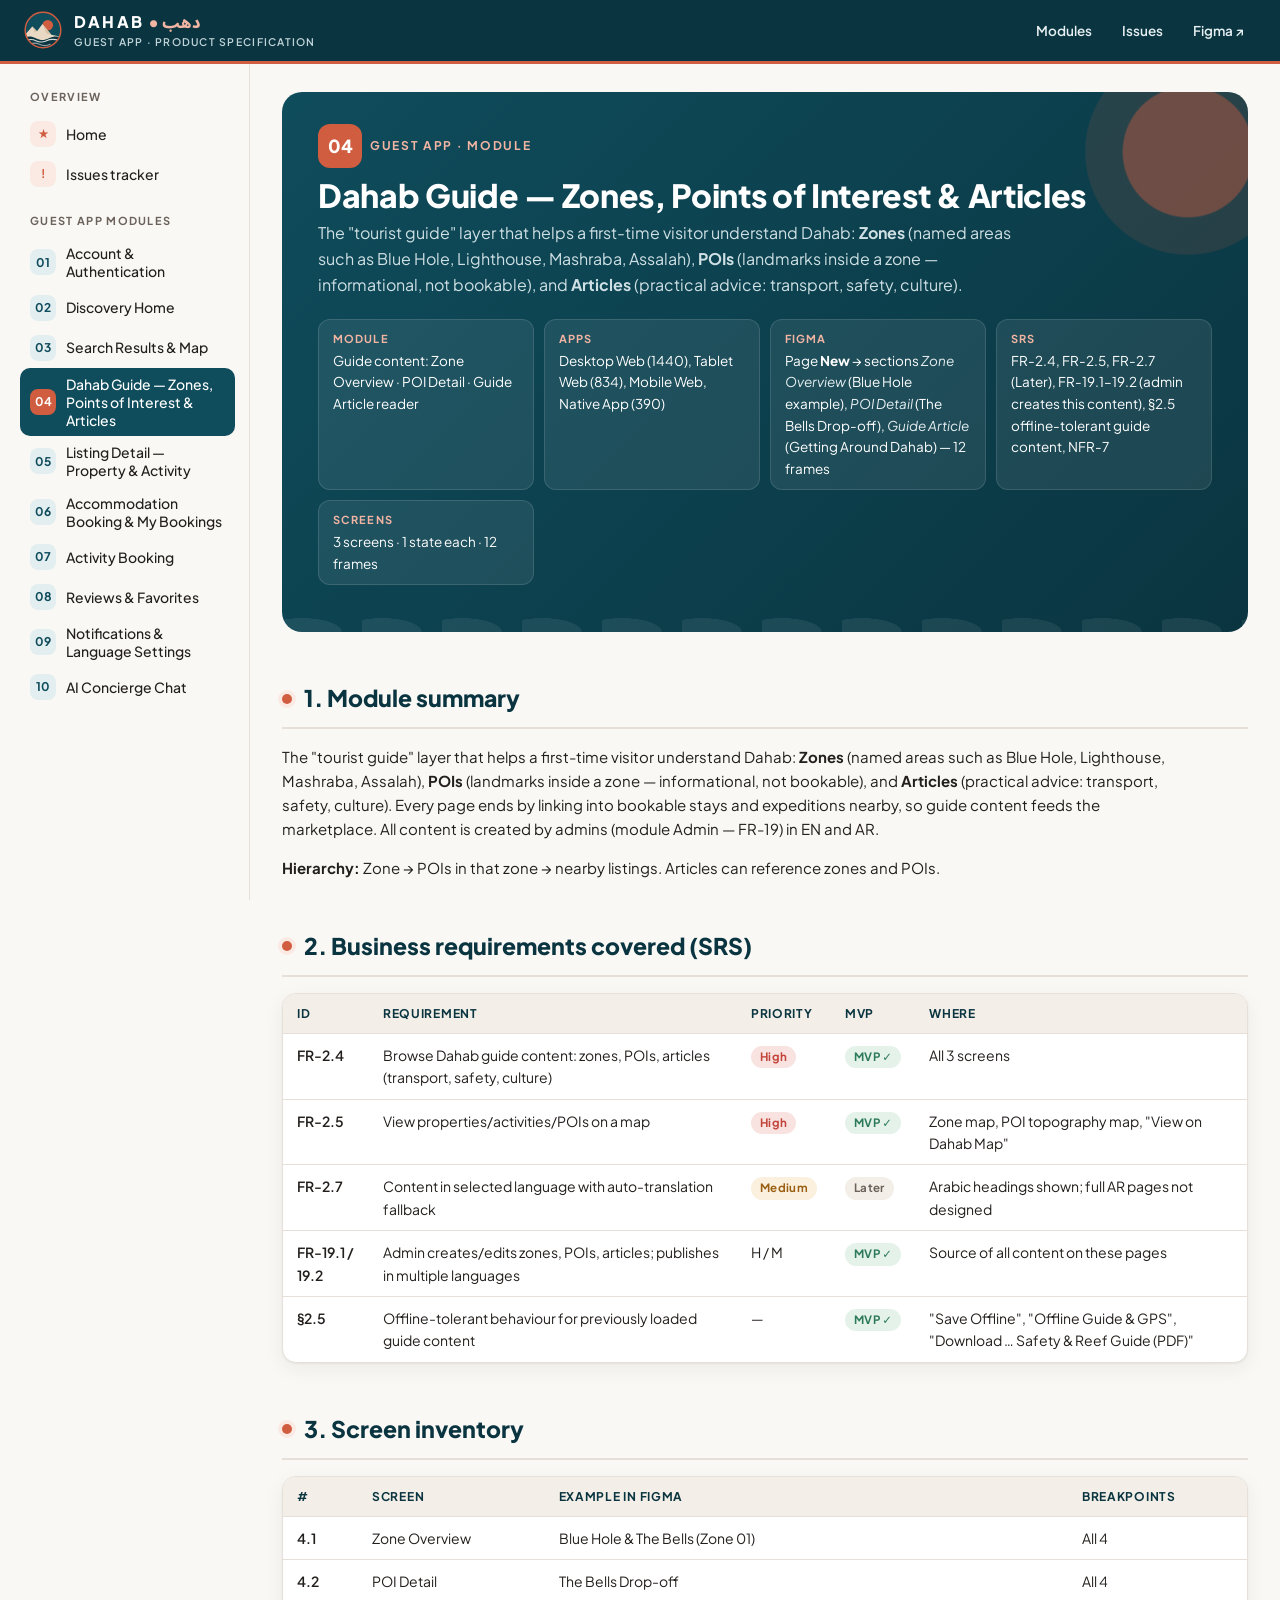
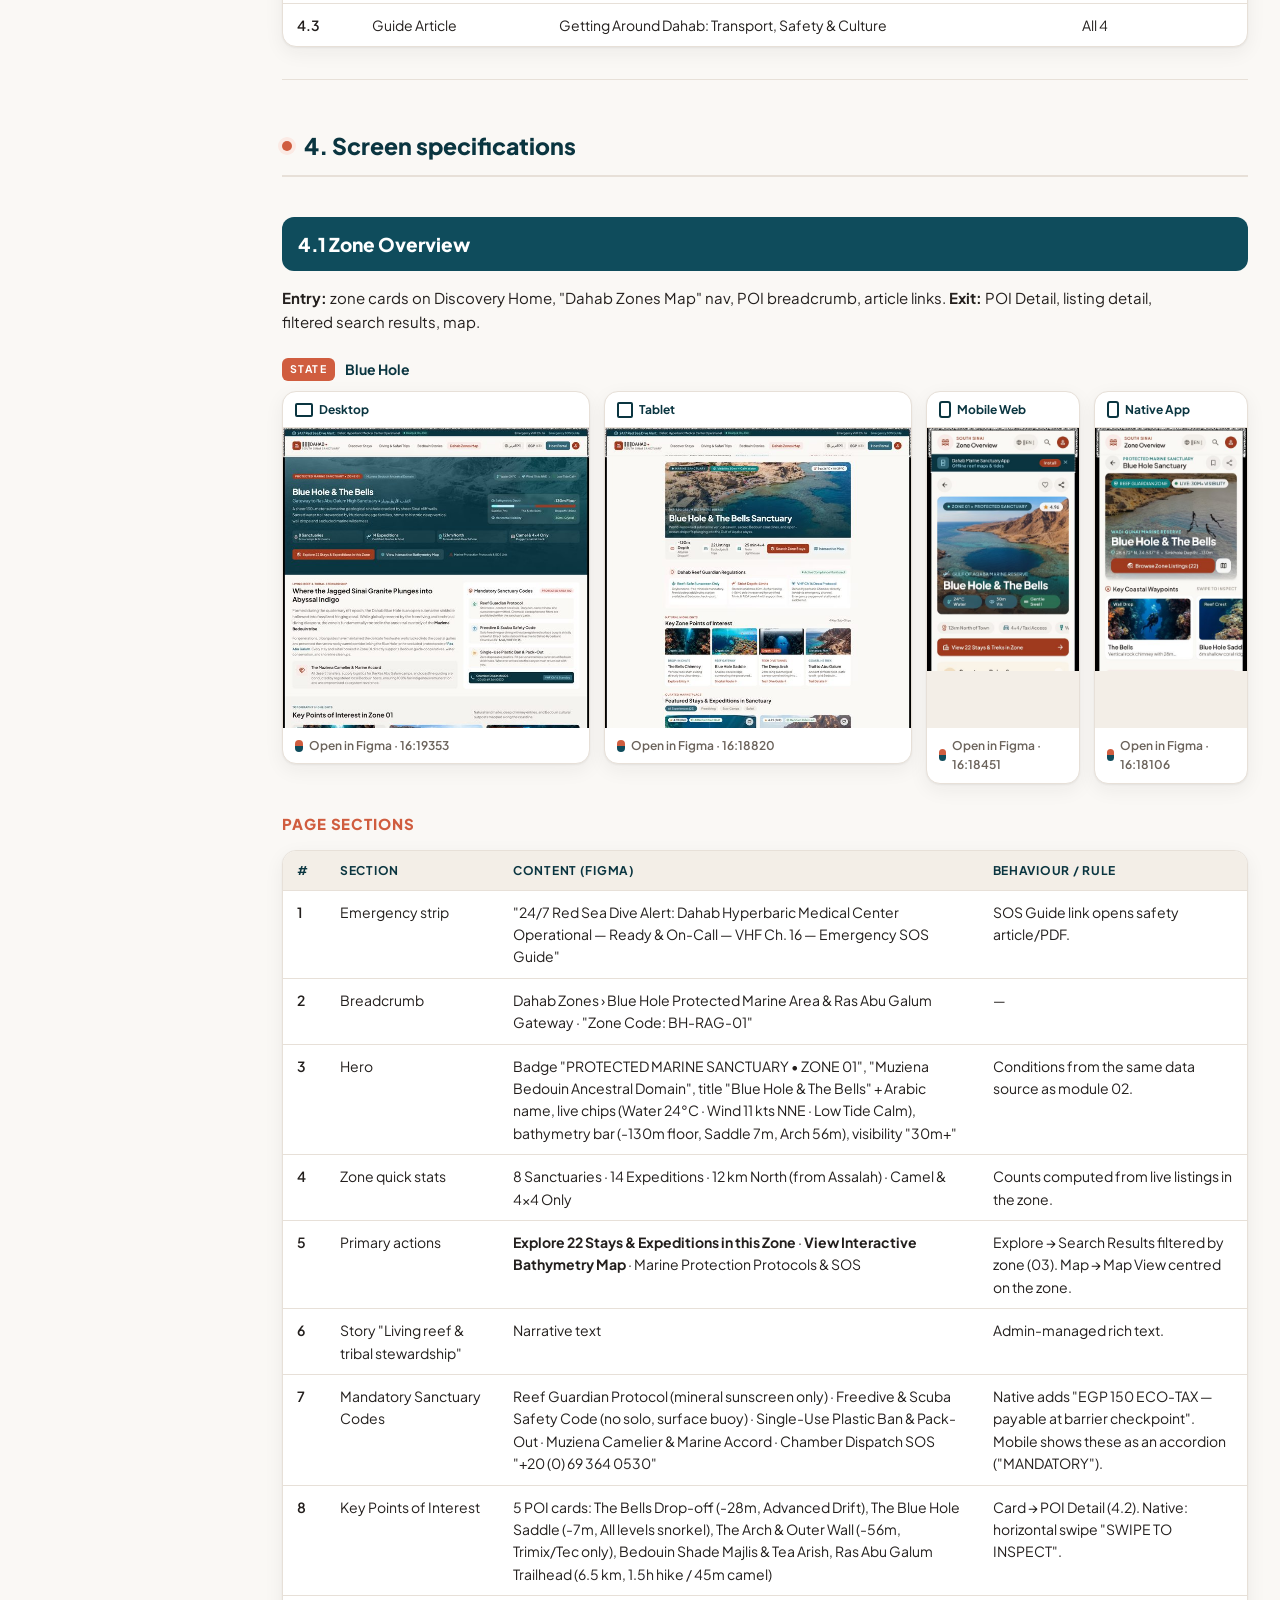
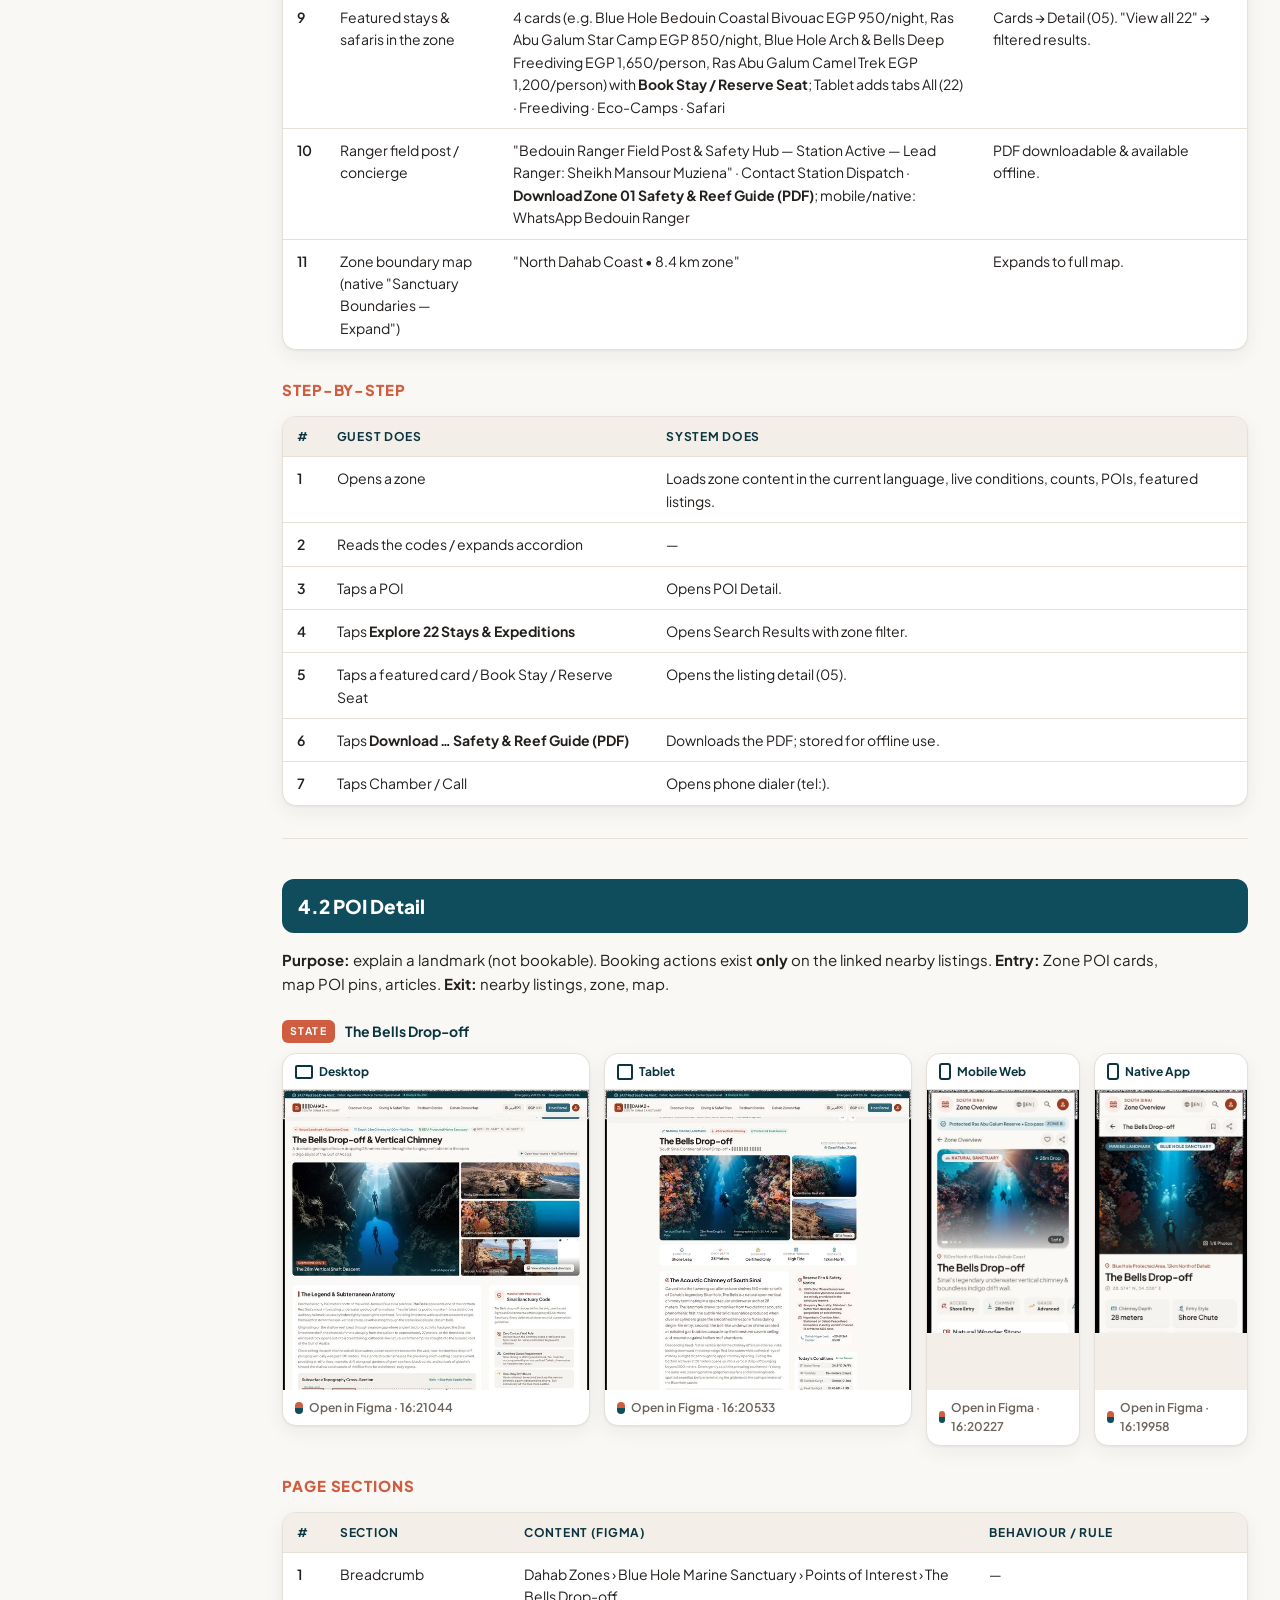
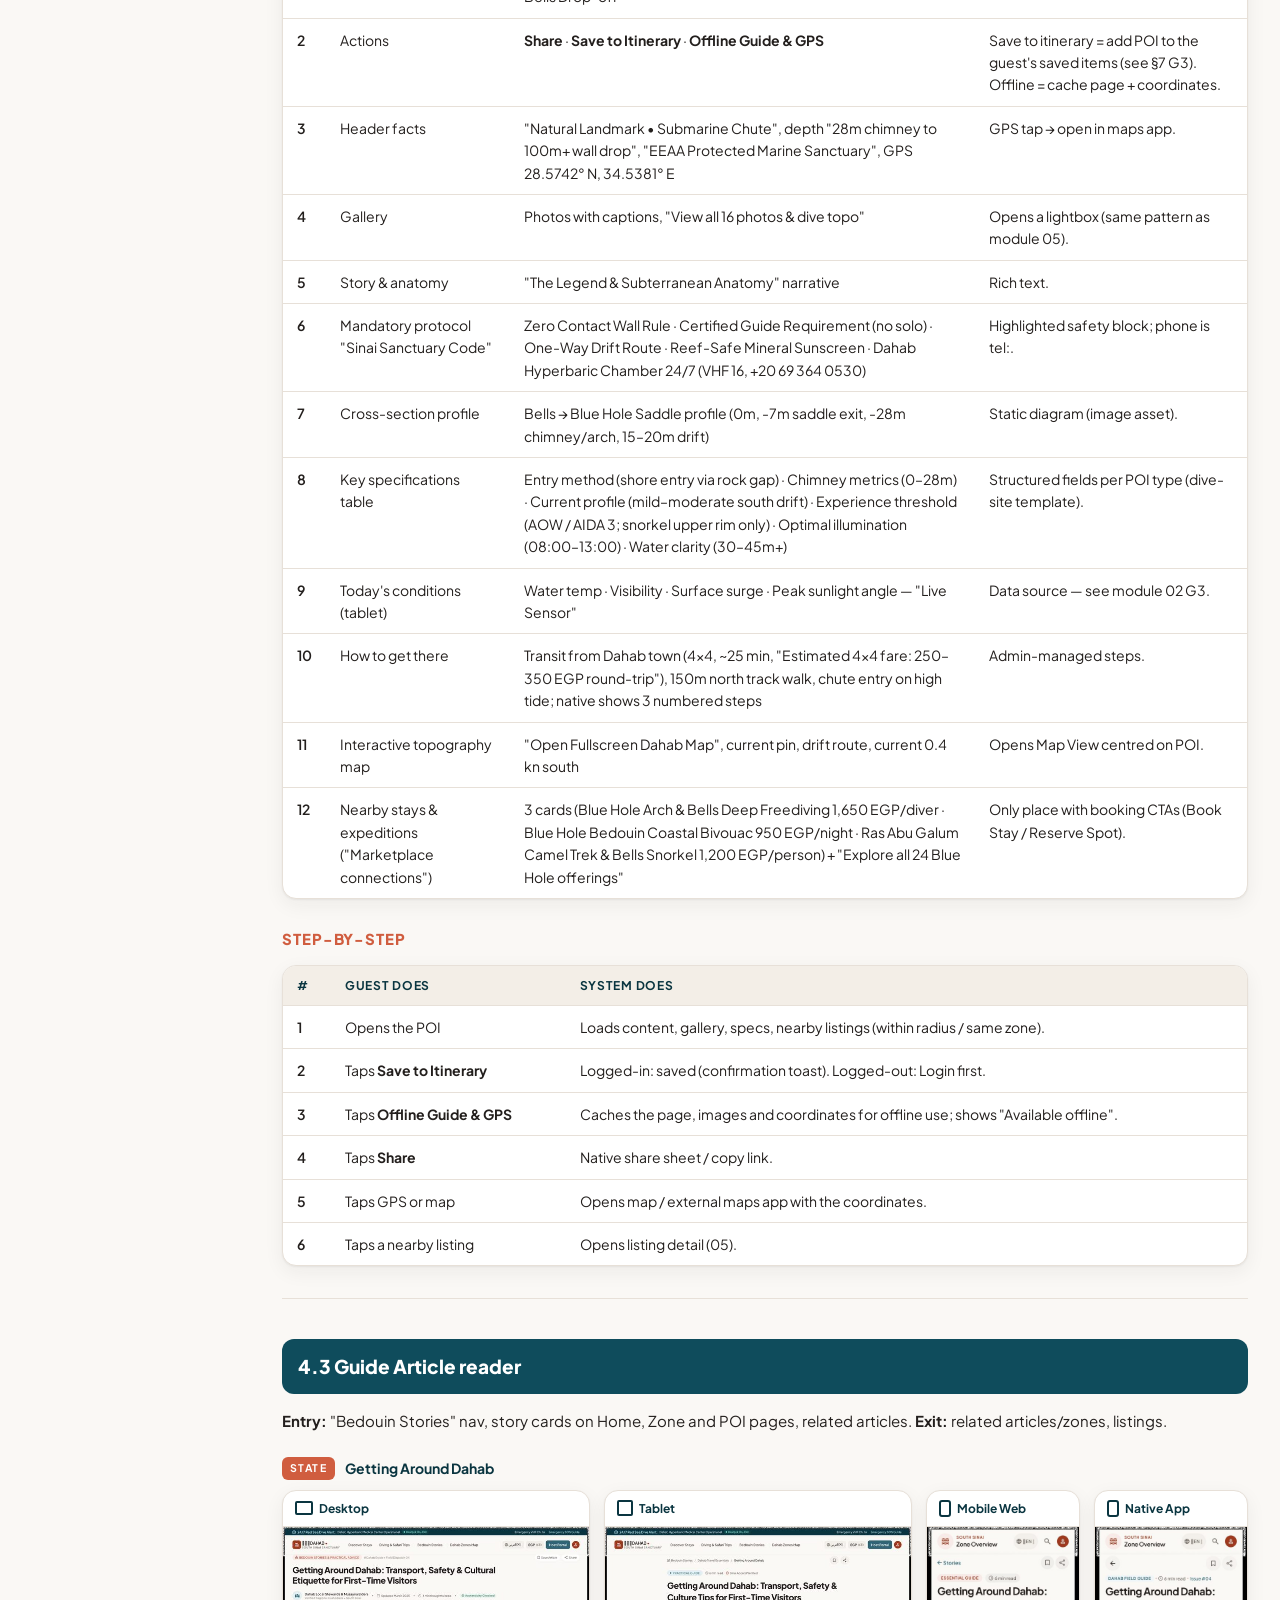
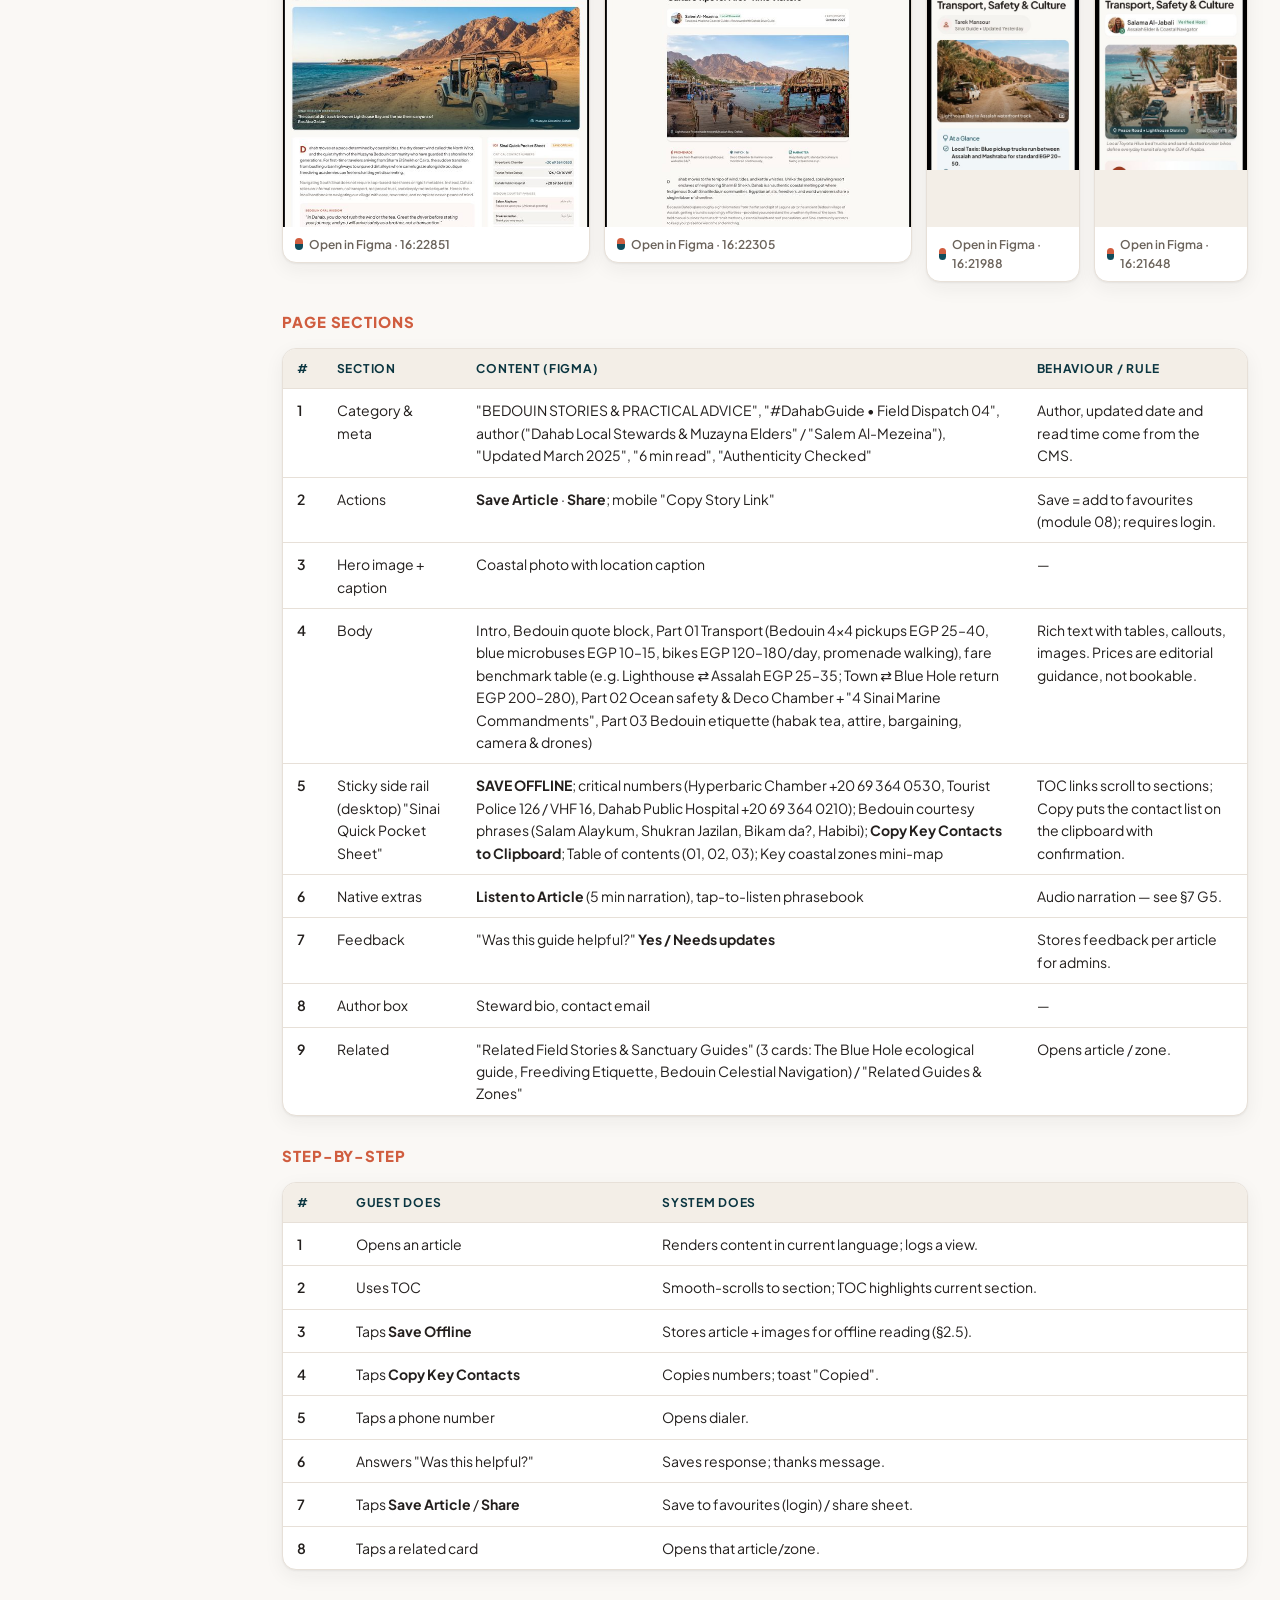
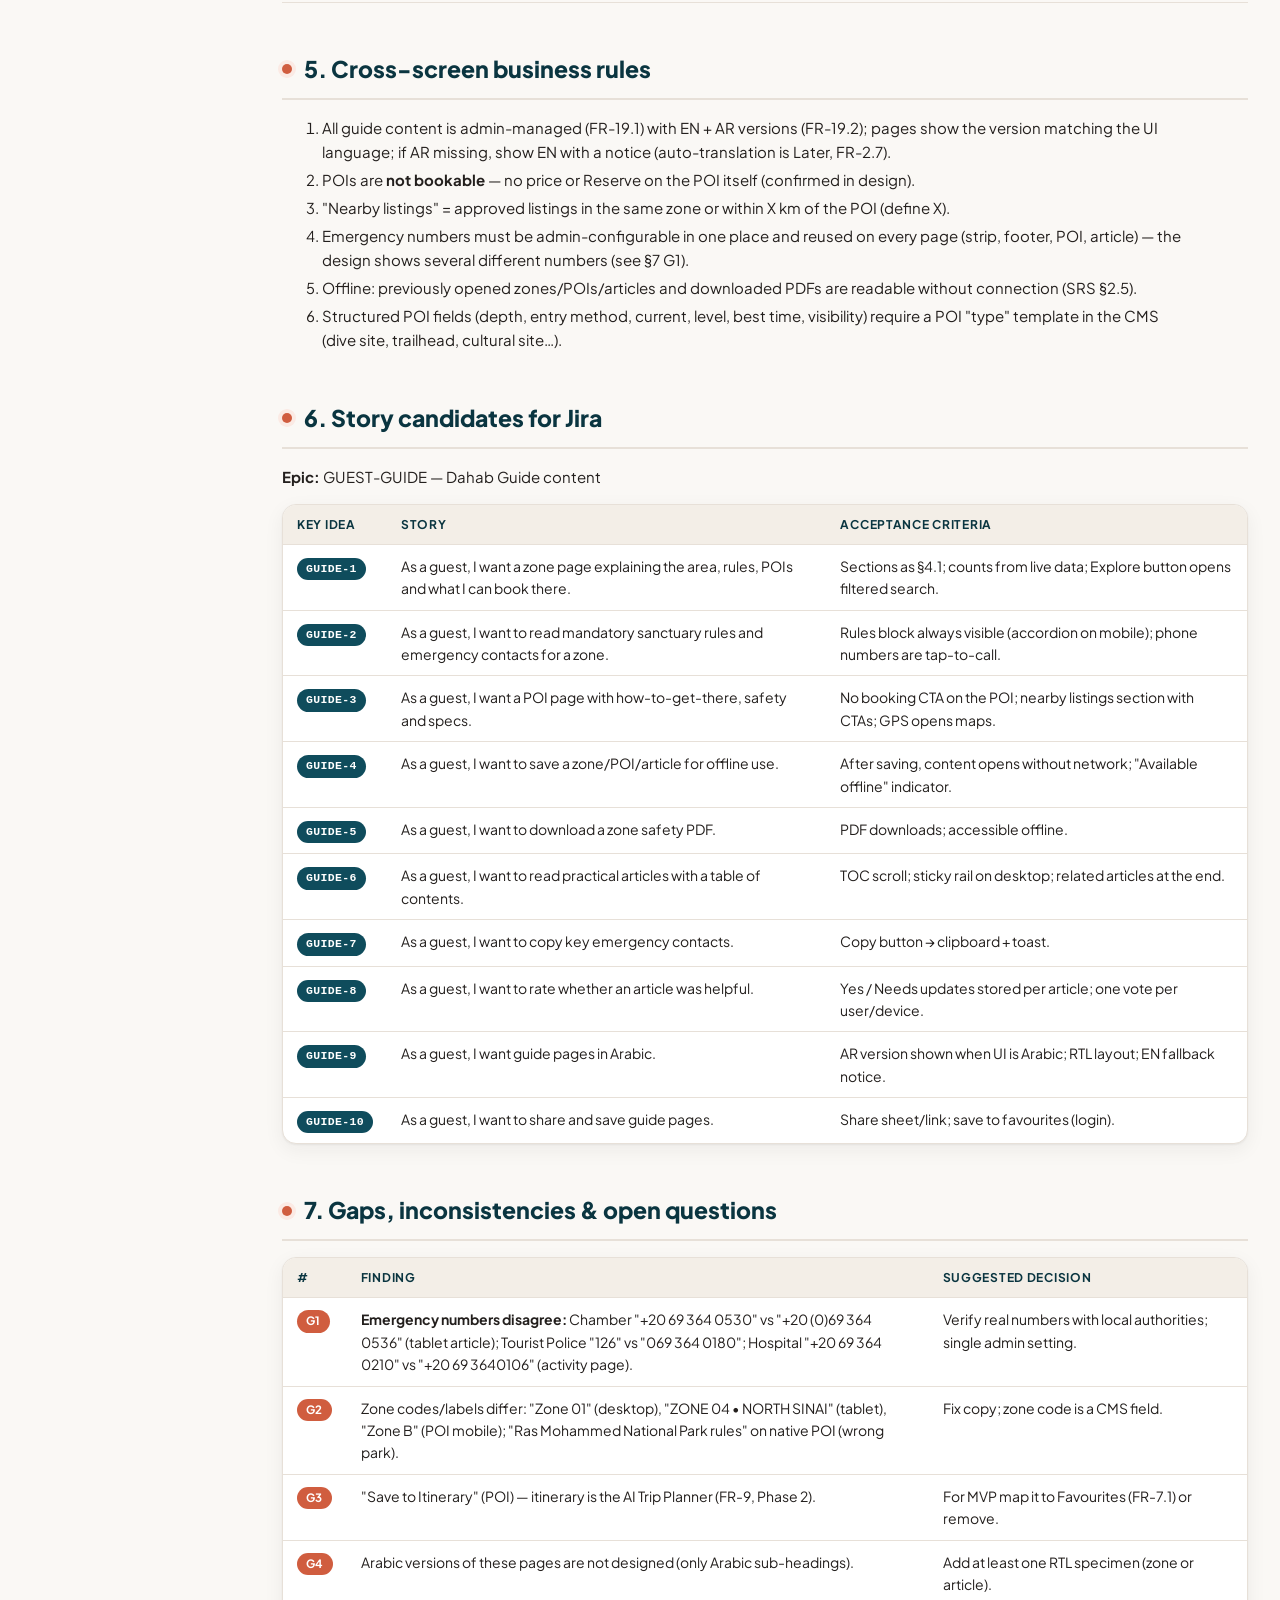
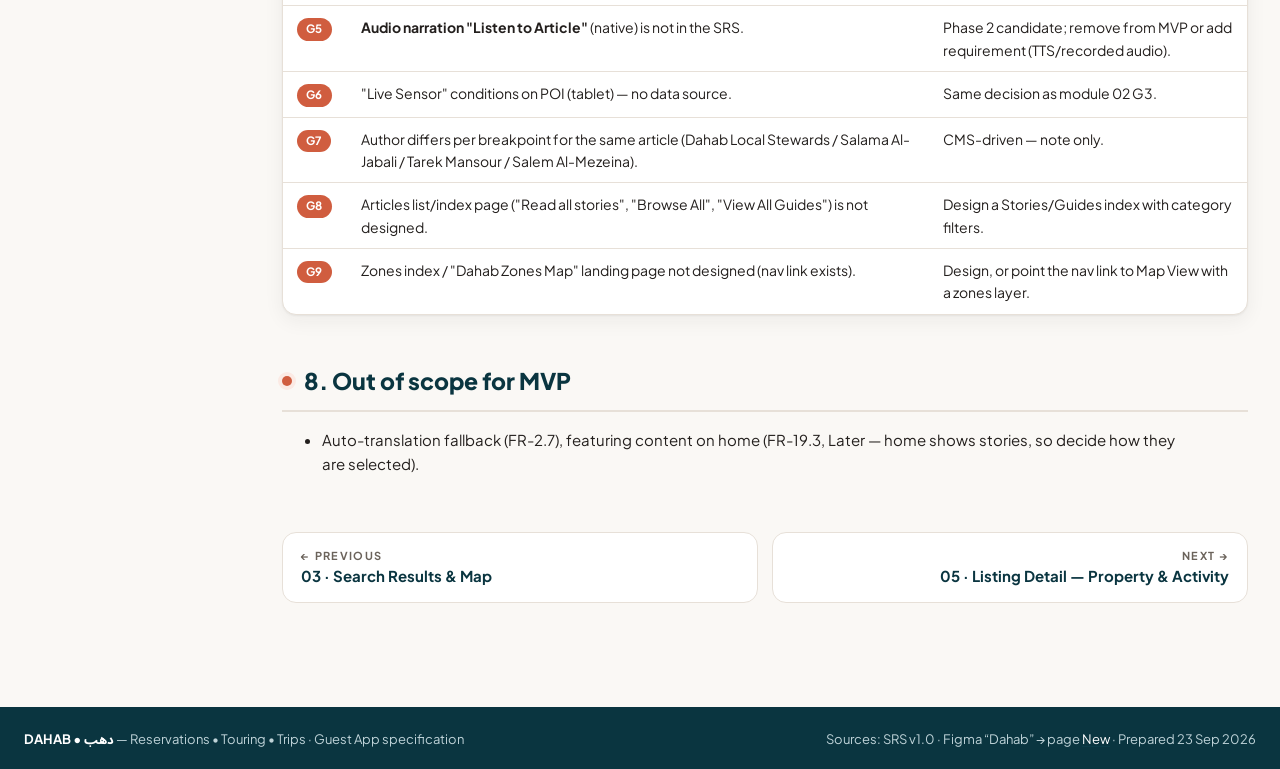
<file: 04-dahab-guide-zones-pois-articles.html>
<!doctype html>
<html lang="en">
<head>
<meta charset="utf-8">
<meta name="viewport" content="width=device-width, initial-scale=1">
<title>04 Dahab Guide — Zones, Points of Interest &amp; Articles · Dahab Guest App Specs</title>
<link rel="icon" href="assets/logo.svg" type="image/svg+xml">
<link rel="preconnect" href="https://fonts.googleapis.com">
<link rel="preconnect" href="https://fonts.gstatic.com" crossorigin>
<link href="https://fonts.googleapis.com/css2?family=Plus+Jakarta+Sans:wght@400;500;600;700;800&family=Noto+Sans+Arabic:wght@400;600;700&display=swap" rel="stylesheet">
<link rel="stylesheet" href="assets/style.css">
</head>
<body>
<header class="topbar">
  <label for="nav-toggle" class="nav-btn" aria-label="Menu"><span></span><span></span><span></span></label>
  <a class="brand" href="index.html">
    <img src="assets/logo.svg" alt="">
    <span><span class="brand-name">DAHAB<span class="ar">• دهب</span></span>
    <span class="brand-sub">Guest App · Product Specification</span></span>
  </a>
  <nav class="topbar-links">
    <a href="index.html">Modules</a>
    <a href="issues.html">Issues</a>
    <a href="https://www.figma.com/design/JeROg9VP2nDmcMHfGjXmLy/Dahab?node-id=16-2" target="_blank" rel="noopener">Figma ↗</a>
  </nav>
</header>
<input type="checkbox" id="nav-toggle">
<div class="layout">
<nav class="sidebar"><div class="side-label">Overview</div><ul><li><a href="index.html"><span class="num alt">★</span>Home</a></li><li><a href="issues.html"><span class="num alt">!</span>Issues tracker</a></li></ul><div class="side-label">Guest app modules</div><ul><li><a href="01-account-authentication.html"><span class="num">01</span>Account &amp; Authentication</a></li><li><a href="02-discovery-home.html"><span class="num">02</span>Discovery Home</a></li><li><a href="03-search-results-and-map.html"><span class="num">03</span>Search Results &amp; Map</a></li><li><a href="04-dahab-guide-zones-pois-articles.html" class=active><span class="num">04</span>Dahab Guide — Zones, Points of Interest &amp; Articles</a></li><li><a href="05-listing-detail-property-activity.html"><span class="num">05</span>Listing Detail — Property &amp; Activity</a></li><li><a href="06-accommodation-booking-and-my-bookings.html"><span class="num">06</span>Accommodation Booking &amp; My Bookings</a></li><li><a href="07-activity-booking.html"><span class="num">07</span>Activity Booking</a></li><li><a href="08-reviews-and-favorites.html"><span class="num">08</span>Reviews &amp; Favorites</a></li><li><a href="09-notifications-and-language.html"><span class="num">09</span>Notifications &amp; Language Settings</a></li><li><a href="10-ai-concierge.html"><span class="num">10</span>AI Concierge Chat</a></li></ul></nav>
<main class="content">
<section class="hero">
  <div class="eyebrow"><span class="hero-num">04</span> Guest App · Module</div>
  <h1>Dahab Guide — Zones, Points of Interest &amp; Articles</h1>
  <p class="lead">The "tourist guide" layer that helps a first-time visitor understand Dahab: <b>Zones</b> (named areas such as Blue Hole, Lighthouse, Mashraba, Assalah), <b>POIs</b> (landmarks inside a zone — informational, not bookable), and <b>Articles</b> (practical advice: transport, safety, culture).</p>
  <dl class="meta"><div><dt>Module</dt><dd>Guide content: Zone Overview · POI Detail · Guide Article reader</dd></div><div><dt>Apps</dt><dd>Desktop Web (1440), Tablet Web (834), Mobile Web, Native App (390)</dd></div><div><dt>Figma</dt><dd>Page <b>New</b> → sections <em>Zone Overview</em> (Blue Hole example), <em>POI Detail</em> (The Bells Drop-off), <em>Guide Article</em> (Getting Around Dahab) — 12 frames</dd></div><div><dt>SRS</dt><dd>FR-2.4, FR-2.5, FR-2.7 (Later), FR-19.1–19.2 (admin creates this content), §2.5 offline-tolerant guide content, NFR-7</dd></div><div><dt>Screens</dt><dd>3 screens · 1 state each · 12 frames</dd></div></dl>
  <div class="hero-waves"></div>
</section><article class="doc"><h2 id="1-module-summary">1. Module summary</h2>
<p>The "tourist guide" layer that helps a first-time visitor understand Dahab: <strong>Zones</strong> (named areas such as Blue Hole, Lighthouse, Mashraba, Assalah), <strong>POIs</strong> (landmarks inside a zone — informational, not bookable), and <strong>Articles</strong> (practical advice: transport, safety, culture). Every page ends by linking into bookable stays and expeditions nearby, so guide content feeds the marketplace. All content is created by admins (module Admin — FR-19) in EN and AR.</p>
<p><strong>Hierarchy:</strong> Zone → POIs in that zone → nearby listings. Articles can reference zones and POIs.</p>
<h2 id="2-business-requirements-covered-srs">2. Business requirements covered (SRS)</h2>
<div class="table-wrap"><table>
<thead>
<tr class="header">
<th>ID</th>
<th>Requirement</th>
<th>Priority</th>
<th>MVP</th>
<th>Where</th>
</tr>
</thead>
<tbody>
<tr class="odd">
<td>FR-2.4</td>
<td>Browse Dahab guide content: zones, POIs, articles (transport, safety, culture)</td>
<td><span class="badge b-high">High</span></td>
<td><span class="badge b-mvp">MVP ✓</span></td>
<td>All 3 screens</td>
</tr>
<tr class="even">
<td>FR-2.5</td>
<td>View properties/activities/POIs on a map</td>
<td><span class="badge b-high">High</span></td>
<td><span class="badge b-mvp">MVP ✓</span></td>
<td>Zone map, POI topography map, "View on Dahab Map"</td>
</tr>
<tr class="odd">
<td>FR-2.7</td>
<td>Content in selected language with auto-translation fallback</td>
<td><span class="badge b-medium">Medium</span></td>
<td><span class="badge b-later">Later</span></td>
<td>Arabic headings shown; full AR pages not designed</td>
</tr>
<tr class="even">
<td>FR-19.1 / 19.2</td>
<td>Admin creates/edits zones, POIs, articles; publishes in multiple languages</td>
<td>H / M</td>
<td><span class="badge b-mvp">MVP ✓</span></td>
<td>Source of all content on these pages</td>
</tr>
<tr class="odd">
<td>§2.5</td>
<td>Offline-tolerant behaviour for previously loaded guide content</td>
<td>—</td>
<td><span class="badge b-mvp">MVP ✓</span></td>
<td>"Save Offline", "Offline Guide &amp; GPS", "Download … Safety &amp; Reef Guide (PDF)"</td>
</tr>
</tbody>
</table></div>
<h2 id="3-screen-inventory">3. Screen inventory</h2>
<div class="table-wrap"><table>
<thead>
<tr class="header">
<th>#</th>
<th>Screen</th>
<th>Example in Figma</th>
<th>Breakpoints</th>
</tr>
</thead>
<tbody>
<tr class="odd">
<td>4.1</td>
<td>Zone Overview</td>
<td>Blue Hole &amp; The Bells (Zone 01)</td>
<td>All 4</td>
</tr>
<tr class="even">
<td>4.2</td>
<td>POI Detail</td>
<td>The Bells Drop-off</td>
<td>All 4</td>
</tr>
<tr class="odd">
<td>4.3</td>
<td>Guide Article</td>
<td>Getting Around Dahab: Transport, Safety &amp; Culture</td>
<td>All 4</td>
</tr>
</tbody>
</table></div>
<hr />
<h2 id="4-screen-specifications">4. Screen specifications</h2>
<h3 id="41-zone-overview">4.1 Zone Overview</h3>
<p><strong>Entry:</strong> zone cards on Discovery Home, "Dahab Zones Map" nav, POI breadcrumb, article links. <strong>Exit:</strong> POI Detail, listing detail, filtered search results, map.</p>
<div class="state-title">Blue Hole</div>
<div class="shot-grid" style="grid-template-columns:2fr 2fr 1fr 1fr">
<figure class="shot bp-desktop"><figcaption><span class="bp-ico">Desktop</span></figcaption><a class="frame" href="images/16-19353.png" target="_blank" rel="noopener"><img loading="lazy" src="images/thumbs/16-19353.jpg" alt="Blue Hole – Desktop"></a><a class="figma" href="https://www.figma.com/design/JeROg9VP2nDmcMHfGjXmLy/Dahab?node-id=16-19353" target="_blank" rel="noopener">Open in Figma · 16:19353</a></figure>
<figure class="shot bp-tablet"><figcaption><span class="bp-ico">Tablet</span></figcaption><a class="frame" href="images/16-18820.png" target="_blank" rel="noopener"><img loading="lazy" src="images/thumbs/16-18820.jpg" alt="Blue Hole – Tablet"></a><a class="figma" href="https://www.figma.com/design/JeROg9VP2nDmcMHfGjXmLy/Dahab?node-id=16-18820" target="_blank" rel="noopener">Open in Figma · 16:18820</a></figure>
<figure class="shot bp-mobile"><figcaption><span class="bp-ico">Mobile Web</span></figcaption><a class="frame" href="images/16-18451.png" target="_blank" rel="noopener"><img loading="lazy" src="images/thumbs/16-18451.jpg" alt="Blue Hole – Mobile Web"></a><a class="figma" href="https://www.figma.com/design/JeROg9VP2nDmcMHfGjXmLy/Dahab?node-id=16-18451" target="_blank" rel="noopener">Open in Figma · 16:18451</a></figure>
<figure class="shot bp-native"><figcaption><span class="bp-ico">Native App</span></figcaption><a class="frame" href="images/16-18106.png" target="_blank" rel="noopener"><img loading="lazy" src="images/thumbs/16-18106.jpg" alt="Blue Hole – Native App"></a><a class="figma" href="https://www.figma.com/design/JeROg9VP2nDmcMHfGjXmLy/Dahab?node-id=16-18106" target="_blank" rel="noopener">Open in Figma · 16:18106</a></figure>
</div>

<h4 id="page-sections">Page sections</h4>
<div class="table-wrap"><table>
<thead>
<tr class="header">
<th>#</th>
<th>Section</th>
<th>Content (Figma)</th>
<th>Behaviour / rule</th>
</tr>
</thead>
<tbody>
<tr class="odd">
<td>1</td>
<td>Emergency strip</td>
<td>"24/7 Red Sea Dive Alert: Dahab Hyperbaric Medical Center Operational — Ready &amp; On-Call — VHF Ch. 16 — Emergency SOS Guide"</td>
<td>SOS Guide link opens safety article/PDF.</td>
</tr>
<tr class="even">
<td>2</td>
<td>Breadcrumb</td>
<td>Dahab Zones › Blue Hole Protected Marine Area &amp; Ras Abu Galum Gateway · "Zone Code: BH-RAG-01"</td>
<td>—</td>
</tr>
<tr class="odd">
<td>3</td>
<td>Hero</td>
<td>Badge "PROTECTED MARINE SANCTUARY • ZONE 01", "Muziena Bedouin Ancestral Domain", title "Blue Hole &amp; The Bells" + Arabic name, live chips (Water 24°C · Wind 11 kts NNE · Low Tide Calm), bathymetry bar (-130m floor, Saddle 7m, Arch 56m), visibility "30m+"</td>
<td>Conditions from the same data source as module 02.</td>
</tr>
<tr class="even">
<td>4</td>
<td>Zone quick stats</td>
<td>8 Sanctuaries · 14 Expeditions · 12 km North (from Assalah) · Camel &amp; 4x4 Only</td>
<td>Counts computed from live listings in the zone.</td>
</tr>
<tr class="odd">
<td>5</td>
<td>Primary actions</td>
<td><strong>Explore 22 Stays &amp; Expeditions in this Zone</strong> · <strong>View Interactive Bathymetry Map</strong> · Marine Protection Protocols &amp; SOS</td>
<td>Explore → Search Results filtered by zone (03). Map → Map View centred on the zone.</td>
</tr>
<tr class="even">
<td>6</td>
<td>Story "Living reef &amp; tribal stewardship"</td>
<td>Narrative text</td>
<td>Admin-managed rich text.</td>
</tr>
<tr class="odd">
<td>7</td>
<td>Mandatory Sanctuary Codes</td>
<td>Reef Guardian Protocol (mineral sunscreen only) · Freedive &amp; Scuba Safety Code (no solo, surface buoy) · Single-Use Plastic Ban &amp; Pack-Out · Muziena Camelier &amp; Marine Accord · Chamber Dispatch SOS "+20 (0) 69 364 0530"</td>
<td>Native adds "EGP 150 ECO-TAX — payable at barrier checkpoint". Mobile shows these as an accordion ("MANDATORY").</td>
</tr>
<tr class="even">
<td>8</td>
<td>Key Points of Interest</td>
<td>5 POI cards: The Bells Drop-off (-28m, Advanced Drift), The Blue Hole Saddle (-7m, All levels snorkel), The Arch &amp; Outer Wall (-56m, Trimix/Tec only), Bedouin Shade Majlis &amp; Tea Arish, Ras Abu Galum Trailhead (6.5 km, 1.5h hike / 45m camel)</td>
<td>Card → POI Detail (4.2). Native: horizontal swipe "SWIPE TO INSPECT".</td>
</tr>
<tr class="odd">
<td>9</td>
<td>Featured stays &amp; safaris in the zone</td>
<td>4 cards (e.g. Blue Hole Bedouin Coastal Bivouac EGP 950/night, Ras Abu Galum Star Camp EGP 850/night, Blue Hole Arch &amp; Bells Deep Freediving EGP 1,650/person, Ras Abu Galum Camel Trek EGP 1,200/person) with <strong>Book Stay / Reserve Seat</strong>; Tablet adds tabs All (22) · Freediving · Eco-Camps · Safari</td>
<td>Cards → Detail (05). "View all 22" → filtered results.</td>
</tr>
<tr class="even">
<td>10</td>
<td>Ranger field post / concierge</td>
<td>"Bedouin Ranger Field Post &amp; Safety Hub — Station Active — Lead Ranger: Sheikh Mansour Muziena" · Contact Station Dispatch · <strong>Download Zone 01 Safety &amp; Reef Guide (PDF)</strong>; mobile/native: WhatsApp Bedouin Ranger</td>
<td>PDF downloadable &amp; available offline.</td>
</tr>
<tr class="odd">
<td>11</td>
<td>Zone boundary map (native "Sanctuary Boundaries — Expand")</td>
<td>"North Dahab Coast • 8.4 km zone"</td>
<td>Expands to full map.</td>
</tr>
</tbody>
</table></div>
<h4 id="step-by-step">Step-by-step</h4>
<div class="table-wrap"><table>
<thead>
<tr class="header">
<th>#</th>
<th>Guest does</th>
<th>System does</th>
</tr>
</thead>
<tbody>
<tr class="odd">
<td>1</td>
<td>Opens a zone</td>
<td>Loads zone content in the current language, live conditions, counts, POIs, featured listings.</td>
</tr>
<tr class="even">
<td>2</td>
<td>Reads the codes / expands accordion</td>
<td>—</td>
</tr>
<tr class="odd">
<td>3</td>
<td>Taps a POI</td>
<td>Opens POI Detail.</td>
</tr>
<tr class="even">
<td>4</td>
<td>Taps <strong>Explore 22 Stays &amp; Expeditions</strong></td>
<td>Opens Search Results with zone filter.</td>
</tr>
<tr class="odd">
<td>5</td>
<td>Taps a featured card / Book Stay / Reserve Seat</td>
<td>Opens the listing detail (05).</td>
</tr>
<tr class="even">
<td>6</td>
<td>Taps <strong>Download … Safety &amp; Reef Guide (PDF)</strong></td>
<td>Downloads the PDF; stored for offline use.</td>
</tr>
<tr class="odd">
<td>7</td>
<td>Taps Chamber / Call</td>
<td>Opens phone dialer (tel:).</td>
</tr>
</tbody>
</table></div>
<hr />
<h3 id="42-poi-detail">4.2 POI Detail</h3>
<p><strong>Purpose:</strong> explain a landmark (not bookable). Booking actions exist <strong>only</strong> on the linked nearby listings. <strong>Entry:</strong> Zone POI cards, map POI pins, articles. <strong>Exit:</strong> nearby listings, zone, map.</p>
<div class="state-title">The Bells Drop-off</div>
<div class="shot-grid" style="grid-template-columns:2fr 2fr 1fr 1fr">
<figure class="shot bp-desktop"><figcaption><span class="bp-ico">Desktop</span></figcaption><a class="frame" href="images/16-21044.png" target="_blank" rel="noopener"><img loading="lazy" src="images/thumbs/16-21044.jpg" alt="The Bells Drop-off – Desktop"></a><a class="figma" href="https://www.figma.com/design/JeROg9VP2nDmcMHfGjXmLy/Dahab?node-id=16-21044" target="_blank" rel="noopener">Open in Figma · 16:21044</a></figure>
<figure class="shot bp-tablet"><figcaption><span class="bp-ico">Tablet</span></figcaption><a class="frame" href="images/16-20533.png" target="_blank" rel="noopener"><img loading="lazy" src="images/thumbs/16-20533.jpg" alt="The Bells Drop-off – Tablet"></a><a class="figma" href="https://www.figma.com/design/JeROg9VP2nDmcMHfGjXmLy/Dahab?node-id=16-20533" target="_blank" rel="noopener">Open in Figma · 16:20533</a></figure>
<figure class="shot bp-mobile"><figcaption><span class="bp-ico">Mobile Web</span></figcaption><a class="frame" href="images/16-20227.png" target="_blank" rel="noopener"><img loading="lazy" src="images/thumbs/16-20227.jpg" alt="The Bells Drop-off – Mobile Web"></a><a class="figma" href="https://www.figma.com/design/JeROg9VP2nDmcMHfGjXmLy/Dahab?node-id=16-20227" target="_blank" rel="noopener">Open in Figma · 16:20227</a></figure>
<figure class="shot bp-native"><figcaption><span class="bp-ico">Native App</span></figcaption><a class="frame" href="images/16-19958.png" target="_blank" rel="noopener"><img loading="lazy" src="images/thumbs/16-19958.jpg" alt="The Bells Drop-off – Native App"></a><a class="figma" href="https://www.figma.com/design/JeROg9VP2nDmcMHfGjXmLy/Dahab?node-id=16-19958" target="_blank" rel="noopener">Open in Figma · 16:19958</a></figure>
</div>

<h4 id="page-sections-1">Page sections</h4>
<div class="table-wrap"><table>
<thead>
<tr class="header">
<th>#</th>
<th>Section</th>
<th>Content (Figma)</th>
<th>Behaviour / rule</th>
</tr>
</thead>
<tbody>
<tr class="odd">
<td>1</td>
<td>Breadcrumb</td>
<td>Dahab Zones › Blue Hole Marine Sanctuary › Points of Interest › The Bells Drop-off</td>
<td>—</td>
</tr>
<tr class="even">
<td>2</td>
<td>Actions</td>
<td><strong>Share</strong> · <strong>Save to Itinerary</strong> · <strong>Offline Guide &amp; GPS</strong></td>
<td>Save to itinerary = add POI to the guest's saved items (see §7 G3). Offline = cache page + coordinates.</td>
</tr>
<tr class="odd">
<td>3</td>
<td>Header facts</td>
<td>"Natural Landmark • Submarine Chute", depth "28m chimney to 100m+ wall drop", "EEAA Protected Marine Sanctuary", GPS 28.5742° N, 34.5381° E</td>
<td>GPS tap → open in maps app.</td>
</tr>
<tr class="even">
<td>4</td>
<td>Gallery</td>
<td>Photos with captions, "View all 16 photos &amp; dive topo"</td>
<td>Opens a lightbox (same pattern as module 05).</td>
</tr>
<tr class="odd">
<td>5</td>
<td>Story &amp; anatomy</td>
<td>"The Legend &amp; Subterranean Anatomy" narrative</td>
<td>Rich text.</td>
</tr>
<tr class="even">
<td>6</td>
<td>Mandatory protocol "Sinai Sanctuary Code"</td>
<td>Zero Contact Wall Rule · Certified Guide Requirement (no solo) · One-Way Drift Route · Reef-Safe Mineral Sunscreen · Dahab Hyperbaric Chamber 24/7 (VHF 16, +20 69 364 0530)</td>
<td>Highlighted safety block; phone is tel:.</td>
</tr>
<tr class="odd">
<td>7</td>
<td>Cross-section profile</td>
<td>Bells → Blue Hole Saddle profile (0m, -7m saddle exit, -28m chimney/arch, 15–20m drift)</td>
<td>Static diagram (image asset).</td>
</tr>
<tr class="even">
<td>8</td>
<td>Key specifications table</td>
<td>Entry method (shore entry via rock gap) · Chimney metrics (0–28m) · Current profile (mild–moderate south drift) · Experience threshold (AOW / AIDA 3; snorkel upper rim only) · Optimal illumination (08:00–13:00) · Water clarity (30–45m+)</td>
<td>Structured fields per POI type (dive-site template).</td>
</tr>
<tr class="odd">
<td>9</td>
<td>Today's conditions (tablet)</td>
<td>Water temp · Visibility · Surface surge · Peak sunlight angle — "Live Sensor"</td>
<td>Data source — see module 02 G3.</td>
</tr>
<tr class="even">
<td>10</td>
<td>How to get there</td>
<td>Transit from Dahab town (4x4, ~25 min, "Estimated 4x4 fare: 250–350 EGP round-trip"), 150m north track walk, chute entry on high tide; native shows 3 numbered steps</td>
<td>Admin-managed steps.</td>
</tr>
<tr class="odd">
<td>11</td>
<td>Interactive topography map</td>
<td>"Open Fullscreen Dahab Map", current pin, drift route, current 0.4 kn south</td>
<td>Opens Map View centred on POI.</td>
</tr>
<tr class="even">
<td>12</td>
<td>Nearby stays &amp; expeditions ("Marketplace connections")</td>
<td>3 cards (Blue Hole Arch &amp; Bells Deep Freediving 1,650 EGP/diver · Blue Hole Bedouin Coastal Bivouac 950 EGP/night · Ras Abu Galum Camel Trek &amp; Bells Snorkel 1,200 EGP/person) + "Explore all 24 Blue Hole offerings"</td>
<td>Only place with booking CTAs (Book Stay / Reserve Spot).</td>
</tr>
</tbody>
</table></div>
<h4 id="step-by-step-1">Step-by-step</h4>
<div class="table-wrap"><table>
<thead>
<tr class="header">
<th>#</th>
<th>Guest does</th>
<th>System does</th>
</tr>
</thead>
<tbody>
<tr class="odd">
<td>1</td>
<td>Opens the POI</td>
<td>Loads content, gallery, specs, nearby listings (within radius / same zone).</td>
</tr>
<tr class="even">
<td>2</td>
<td>Taps <strong>Save to Itinerary</strong></td>
<td>Logged-in: saved (confirmation toast). Logged-out: Login first.</td>
</tr>
<tr class="odd">
<td>3</td>
<td>Taps <strong>Offline Guide &amp; GPS</strong></td>
<td>Caches the page, images and coordinates for offline use; shows "Available offline".</td>
</tr>
<tr class="even">
<td>4</td>
<td>Taps <strong>Share</strong></td>
<td>Native share sheet / copy link.</td>
</tr>
<tr class="odd">
<td>5</td>
<td>Taps GPS or map</td>
<td>Opens map / external maps app with the coordinates.</td>
</tr>
<tr class="even">
<td>6</td>
<td>Taps a nearby listing</td>
<td>Opens listing detail (05).</td>
</tr>
</tbody>
</table></div>
<hr />
<h3 id="43-guide-article-reader">4.3 Guide Article reader</h3>
<p><strong>Entry:</strong> "Bedouin Stories" nav, story cards on Home, Zone and POI pages, related articles. <strong>Exit:</strong> related articles/zones, listings.</p>
<div class="state-title">Getting Around Dahab</div>
<div class="shot-grid" style="grid-template-columns:2fr 2fr 1fr 1fr">
<figure class="shot bp-desktop"><figcaption><span class="bp-ico">Desktop</span></figcaption><a class="frame" href="images/16-22851.png" target="_blank" rel="noopener"><img loading="lazy" src="images/thumbs/16-22851.jpg" alt="Getting Around Dahab – Desktop"></a><a class="figma" href="https://www.figma.com/design/JeROg9VP2nDmcMHfGjXmLy/Dahab?node-id=16-22851" target="_blank" rel="noopener">Open in Figma · 16:22851</a></figure>
<figure class="shot bp-tablet"><figcaption><span class="bp-ico">Tablet</span></figcaption><a class="frame" href="images/16-22305.png" target="_blank" rel="noopener"><img loading="lazy" src="images/thumbs/16-22305.jpg" alt="Getting Around Dahab – Tablet"></a><a class="figma" href="https://www.figma.com/design/JeROg9VP2nDmcMHfGjXmLy/Dahab?node-id=16-22305" target="_blank" rel="noopener">Open in Figma · 16:22305</a></figure>
<figure class="shot bp-mobile"><figcaption><span class="bp-ico">Mobile Web</span></figcaption><a class="frame" href="images/16-21988.png" target="_blank" rel="noopener"><img loading="lazy" src="images/thumbs/16-21988.jpg" alt="Getting Around Dahab – Mobile Web"></a><a class="figma" href="https://www.figma.com/design/JeROg9VP2nDmcMHfGjXmLy/Dahab?node-id=16-21988" target="_blank" rel="noopener">Open in Figma · 16:21988</a></figure>
<figure class="shot bp-native"><figcaption><span class="bp-ico">Native App</span></figcaption><a class="frame" href="images/16-21648.png" target="_blank" rel="noopener"><img loading="lazy" src="images/thumbs/16-21648.jpg" alt="Getting Around Dahab – Native App"></a><a class="figma" href="https://www.figma.com/design/JeROg9VP2nDmcMHfGjXmLy/Dahab?node-id=16-21648" target="_blank" rel="noopener">Open in Figma · 16:21648</a></figure>
</div>

<h4 id="page-sections-2">Page sections</h4>
<div class="table-wrap"><table>
<thead>
<tr class="header">
<th>#</th>
<th>Section</th>
<th>Content (Figma)</th>
<th>Behaviour / rule</th>
</tr>
</thead>
<tbody>
<tr class="odd">
<td>1</td>
<td>Category &amp; meta</td>
<td>"BEDOUIN STORIES &amp; PRACTICAL ADVICE", "#DahabGuide • Field Dispatch 04", author ("Dahab Local Stewards &amp; Muzayna Elders" / "Salem Al-Mezeina"), "Updated March 2025", "6 min read", "Authenticity Checked"</td>
<td>Author, updated date and read time come from the CMS.</td>
</tr>
<tr class="even">
<td>2</td>
<td>Actions</td>
<td><strong>Save Article</strong> · <strong>Share</strong>; mobile "Copy Story Link"</td>
<td>Save = add to favourites (module 08); requires login.</td>
</tr>
<tr class="odd">
<td>3</td>
<td>Hero image + caption</td>
<td>Coastal photo with location caption</td>
<td>—</td>
</tr>
<tr class="even">
<td>4</td>
<td>Body</td>
<td>Intro, Bedouin quote block, Part 01 Transport (Bedouin 4x4 pickups EGP 25–40, blue microbuses EGP 10–15, bikes EGP 120–180/day, promenade walking), fare benchmark table (e.g. Lighthouse ⇄ Assalah EGP 25–35; Town ⇄ Blue Hole return EGP 200–280), Part 02 Ocean safety &amp; Deco Chamber + "4 Sinai Marine Commandments", Part 03 Bedouin etiquette (habak tea, attire, bargaining, camera &amp; drones)</td>
<td>Rich text with tables, callouts, images. Prices are editorial guidance, not bookable.</td>
</tr>
<tr class="odd">
<td>5</td>
<td>Sticky side rail (desktop) "Sinai Quick Pocket Sheet"</td>
<td><strong>SAVE OFFLINE</strong>; critical numbers (Hyperbaric Chamber +20 69 364 0530, Tourist Police 126 / VHF 16, Dahab Public Hospital +20 69 364 0210); Bedouin courtesy phrases (Salam Alaykum, Shukran Jazilan, Bikam da?, Habibi); <strong>Copy Key Contacts to Clipboard</strong>; Table of contents (01, 02, 03); Key coastal zones mini-map</td>
<td>TOC links scroll to sections; Copy puts the contact list on the clipboard with confirmation.</td>
</tr>
<tr class="even">
<td>6</td>
<td>Native extras</td>
<td><strong>Listen to Article</strong> (5 min narration), tap-to-listen phrasebook</td>
<td>Audio narration — see §7 G5.</td>
</tr>
<tr class="odd">
<td>7</td>
<td>Feedback</td>
<td>"Was this guide helpful?" <strong>Yes / Needs updates</strong></td>
<td>Stores feedback per article for admins.</td>
</tr>
<tr class="even">
<td>8</td>
<td>Author box</td>
<td>Steward bio, contact email</td>
<td>—</td>
</tr>
<tr class="odd">
<td>9</td>
<td>Related</td>
<td>"Related Field Stories &amp; Sanctuary Guides" (3 cards: The Blue Hole ecological guide, Freediving Etiquette, Bedouin Celestial Navigation) / "Related Guides &amp; Zones"</td>
<td>Opens article / zone.</td>
</tr>
</tbody>
</table></div>
<h4 id="step-by-step-2">Step-by-step</h4>
<div class="table-wrap"><table>
<thead>
<tr class="header">
<th>#</th>
<th>Guest does</th>
<th>System does</th>
</tr>
</thead>
<tbody>
<tr class="odd">
<td>1</td>
<td>Opens an article</td>
<td>Renders content in current language; logs a view.</td>
</tr>
<tr class="even">
<td>2</td>
<td>Uses TOC</td>
<td>Smooth-scrolls to section; TOC highlights current section.</td>
</tr>
<tr class="odd">
<td>3</td>
<td>Taps <strong>Save Offline</strong></td>
<td>Stores article + images for offline reading (§2.5).</td>
</tr>
<tr class="even">
<td>4</td>
<td>Taps <strong>Copy Key Contacts</strong></td>
<td>Copies numbers; toast "Copied".</td>
</tr>
<tr class="odd">
<td>5</td>
<td>Taps a phone number</td>
<td>Opens dialer.</td>
</tr>
<tr class="even">
<td>6</td>
<td>Answers "Was this helpful?"</td>
<td>Saves response; thanks message.</td>
</tr>
<tr class="odd">
<td>7</td>
<td>Taps <strong>Save Article</strong> / <strong>Share</strong></td>
<td>Save to favourites (login) / share sheet.</td>
</tr>
<tr class="even">
<td>8</td>
<td>Taps a related card</td>
<td>Opens that article/zone.</td>
</tr>
</tbody>
</table></div>
<hr />
<h2 id="5-cross-screen-business-rules">5. Cross-screen business rules</h2>
<ol type="1">
<li>All guide content is admin-managed (FR-19.1) with EN + AR versions (FR-19.2); pages show the version matching the UI language; if AR missing, show EN with a notice (auto-translation is Later, FR-2.7).</li>
<li>POIs are <strong>not bookable</strong> — no price or Reserve on the POI itself (confirmed in design).</li>
<li>"Nearby listings" = approved listings in the same zone or within X km of the POI (define X).</li>
<li>Emergency numbers must be admin-configurable in one place and reused on every page (strip, footer, POI, article) — the design shows several different numbers (see §7 G1).</li>
<li>Offline: previously opened zones/POIs/articles and downloaded PDFs are readable without connection (SRS §2.5).</li>
<li>Structured POI fields (depth, entry method, current, level, best time, visibility) require a POI "type" template in the CMS (dive site, trailhead, cultural site…).</li>
</ol>
<h2 id="6-story-candidates-for-jira">6. Story candidates for Jira</h2>
<p><strong>Epic:</strong> GUEST-GUIDE — Dahab Guide content</p>
<div class="table-wrap"><table>
<thead>
<tr class="header">
<th>Key idea</th>
<th>Story</th>
<th>Acceptance criteria</th>
</tr>
</thead>
<tbody>
<tr class="odd">
<td><span class="badge b-key">GUIDE-1</span></td>
<td>As a guest, I want a zone page explaining the area, rules, POIs and what I can book there.</td>
<td>Sections as §4.1; counts from live data; Explore button opens filtered search.</td>
</tr>
<tr class="even">
<td><span class="badge b-key">GUIDE-2</span></td>
<td>As a guest, I want to read mandatory sanctuary rules and emergency contacts for a zone.</td>
<td>Rules block always visible (accordion on mobile); phone numbers are tap-to-call.</td>
</tr>
<tr class="odd">
<td><span class="badge b-key">GUIDE-3</span></td>
<td>As a guest, I want a POI page with how-to-get-there, safety and specs.</td>
<td>No booking CTA on the POI; nearby listings section with CTAs; GPS opens maps.</td>
</tr>
<tr class="even">
<td><span class="badge b-key">GUIDE-4</span></td>
<td>As a guest, I want to save a zone/POI/article for offline use.</td>
<td>After saving, content opens without network; "Available offline" indicator.</td>
</tr>
<tr class="odd">
<td><span class="badge b-key">GUIDE-5</span></td>
<td>As a guest, I want to download a zone safety PDF.</td>
<td>PDF downloads; accessible offline.</td>
</tr>
<tr class="even">
<td><span class="badge b-key">GUIDE-6</span></td>
<td>As a guest, I want to read practical articles with a table of contents.</td>
<td>TOC scroll; sticky rail on desktop; related articles at the end.</td>
</tr>
<tr class="odd">
<td><span class="badge b-key">GUIDE-7</span></td>
<td>As a guest, I want to copy key emergency contacts.</td>
<td>Copy button → clipboard + toast.</td>
</tr>
<tr class="even">
<td><span class="badge b-key">GUIDE-8</span></td>
<td>As a guest, I want to rate whether an article was helpful.</td>
<td>Yes / Needs updates stored per article; one vote per user/device.</td>
</tr>
<tr class="odd">
<td><span class="badge b-key">GUIDE-9</span></td>
<td>As a guest, I want guide pages in Arabic.</td>
<td>AR version shown when UI is Arabic; RTL layout; EN fallback notice.</td>
</tr>
<tr class="even">
<td><span class="badge b-key">GUIDE-10</span></td>
<td>As a guest, I want to share and save guide pages.</td>
<td>Share sheet/link; save to favourites (login).</td>
</tr>
</tbody>
</table></div>
<h2 id="7-gaps-inconsistencies--open-questions">7. Gaps, inconsistencies &amp; open questions</h2>
<div class="table-wrap"><table>
<thead>
<tr class="header">
<th>#</th>
<th>Finding</th>
<th>Suggested decision</th>
</tr>
</thead>
<tbody>
<tr class="odd">
<td><span class="badge b-gap">G1</span></td>
<td><strong>Emergency numbers disagree:</strong> Chamber "+20 69 364 0530" vs "+20 (0)69 364 0536" (tablet article); Tourist Police "126" vs "069 364 0180"; Hospital "+20 69 364 0210" vs "+20 69 3640106" (activity page).</td>
<td>Verify real numbers with local authorities; single admin setting.</td>
</tr>
<tr class="even">
<td><span class="badge b-gap">G2</span></td>
<td>Zone codes/labels differ: "Zone 01" (desktop), "ZONE 04 • NORTH SINAI" (tablet), "Zone B" (POI mobile); "Ras Mohammed National Park rules" on native POI (wrong park).</td>
<td>Fix copy; zone code is a CMS field.</td>
</tr>
<tr class="odd">
<td><span class="badge b-gap">G3</span></td>
<td>"Save to Itinerary" (POI) — itinerary is the AI Trip Planner (FR-9, Phase 2).</td>
<td>For MVP map it to Favourites (FR-7.1) or remove.</td>
</tr>
<tr class="even">
<td><span class="badge b-gap">G4</span></td>
<td>Arabic versions of these pages are not designed (only Arabic sub-headings).</td>
<td>Add at least one RTL specimen (zone or article).</td>
</tr>
<tr class="odd">
<td><span class="badge b-gap">G5</span></td>
<td><strong>Audio narration "Listen to Article"</strong> (native) is not in the SRS.</td>
<td>Phase 2 candidate; remove from MVP or add requirement (TTS/recorded audio).</td>
</tr>
<tr class="even">
<td><span class="badge b-gap">G6</span></td>
<td>"Live Sensor" conditions on POI (tablet) — no data source.</td>
<td>Same decision as module 02 G3.</td>
</tr>
<tr class="odd">
<td><span class="badge b-gap">G7</span></td>
<td>Author differs per breakpoint for the same article (Dahab Local Stewards / Salama Al-Jabali / Tarek Mansour / Salem Al-Mezeina).</td>
<td>CMS-driven — note only.</td>
</tr>
<tr class="even">
<td><span class="badge b-gap">G8</span></td>
<td>Articles list/index page ("Read all stories", "Browse All", "View All Guides") is not designed.</td>
<td>Design a Stories/Guides index with category filters.</td>
</tr>
<tr class="odd">
<td><span class="badge b-gap">G9</span></td>
<td>Zones index / "Dahab Zones Map" landing page not designed (nav link exists).</td>
<td>Design, or point the nav link to Map View with a zones layer.</td>
</tr>
</tbody>
</table></div>
<h2 id="8-out-of-scope-for-mvp">8. Out of scope for MVP</h2>
<ul>
<li>Auto-translation fallback (FR-2.7), featuring content on home (FR-19.3, Later — home shows stories, so decide how they are selected).</li>
</ul>
</article><nav class="pager"><a href="03-search-results-and-map.html"><small>← Previous</small><b>03 · Search Results &amp; Map</b></a><a class="next" href="05-listing-detail-property-activity.html"><small>Next →</small><b>05 · Listing Detail — Property &amp; Activity</b></a></nav>
</main>
<aside class="toc"><div class="side-label">On this page</div><ul><li class="l2"><a href="#1-module-summary">1. Module summary</a></li>
<li class="l2"><a href="#2-business-requirements-covered-srs">2. Business requirements covered (SRS)</a></li>
<li class="l2"><a href="#3-screen-inventory">3. Screen inventory</a></li>
<li class="l2"><a href="#4-screen-specifications">4. Screen specifications</a></li>
<li class="l3"><a href="#41-zone-overview">4.1 Zone Overview</a></li>
<li class="l3"><a href="#42-poi-detail">4.2 POI Detail</a></li>
<li class="l3"><a href="#43-guide-article-reader">4.3 Guide Article reader</a></li>
<li class="l2"><a href="#5-cross-screen-business-rules">5. Cross-screen business rules</a></li>
<li class="l2"><a href="#6-story-candidates-for-jira">6. Story candidates for Jira</a></li>
<li class="l2"><a href="#7-gaps-inconsistencies--open-questions">7. Gaps, inconsistencies &amp; open questions</a></li>
<li class="l2"><a href="#8-out-of-scope-for-mvp">8. Out of scope for MVP</a></li></ul></aside>
</div>
<footer class="site-footer">
  <span><b style="color:#fff">DAHAB • دهب</b> — Reservations • Touring • Trips · Guest App specification</span>
  <span>Sources: SRS v1.0 · Figma “Dahab” → page <a href="https://www.figma.com/design/JeROg9VP2nDmcMHfGjXmLy/Dahab?node-id=16-2" target="_blank" rel="noopener">New</a> · Prepared 23 Sep 2026</span>
</footer>
<script src="assets/app.js" defer></script>
</body>
</html>
</file>
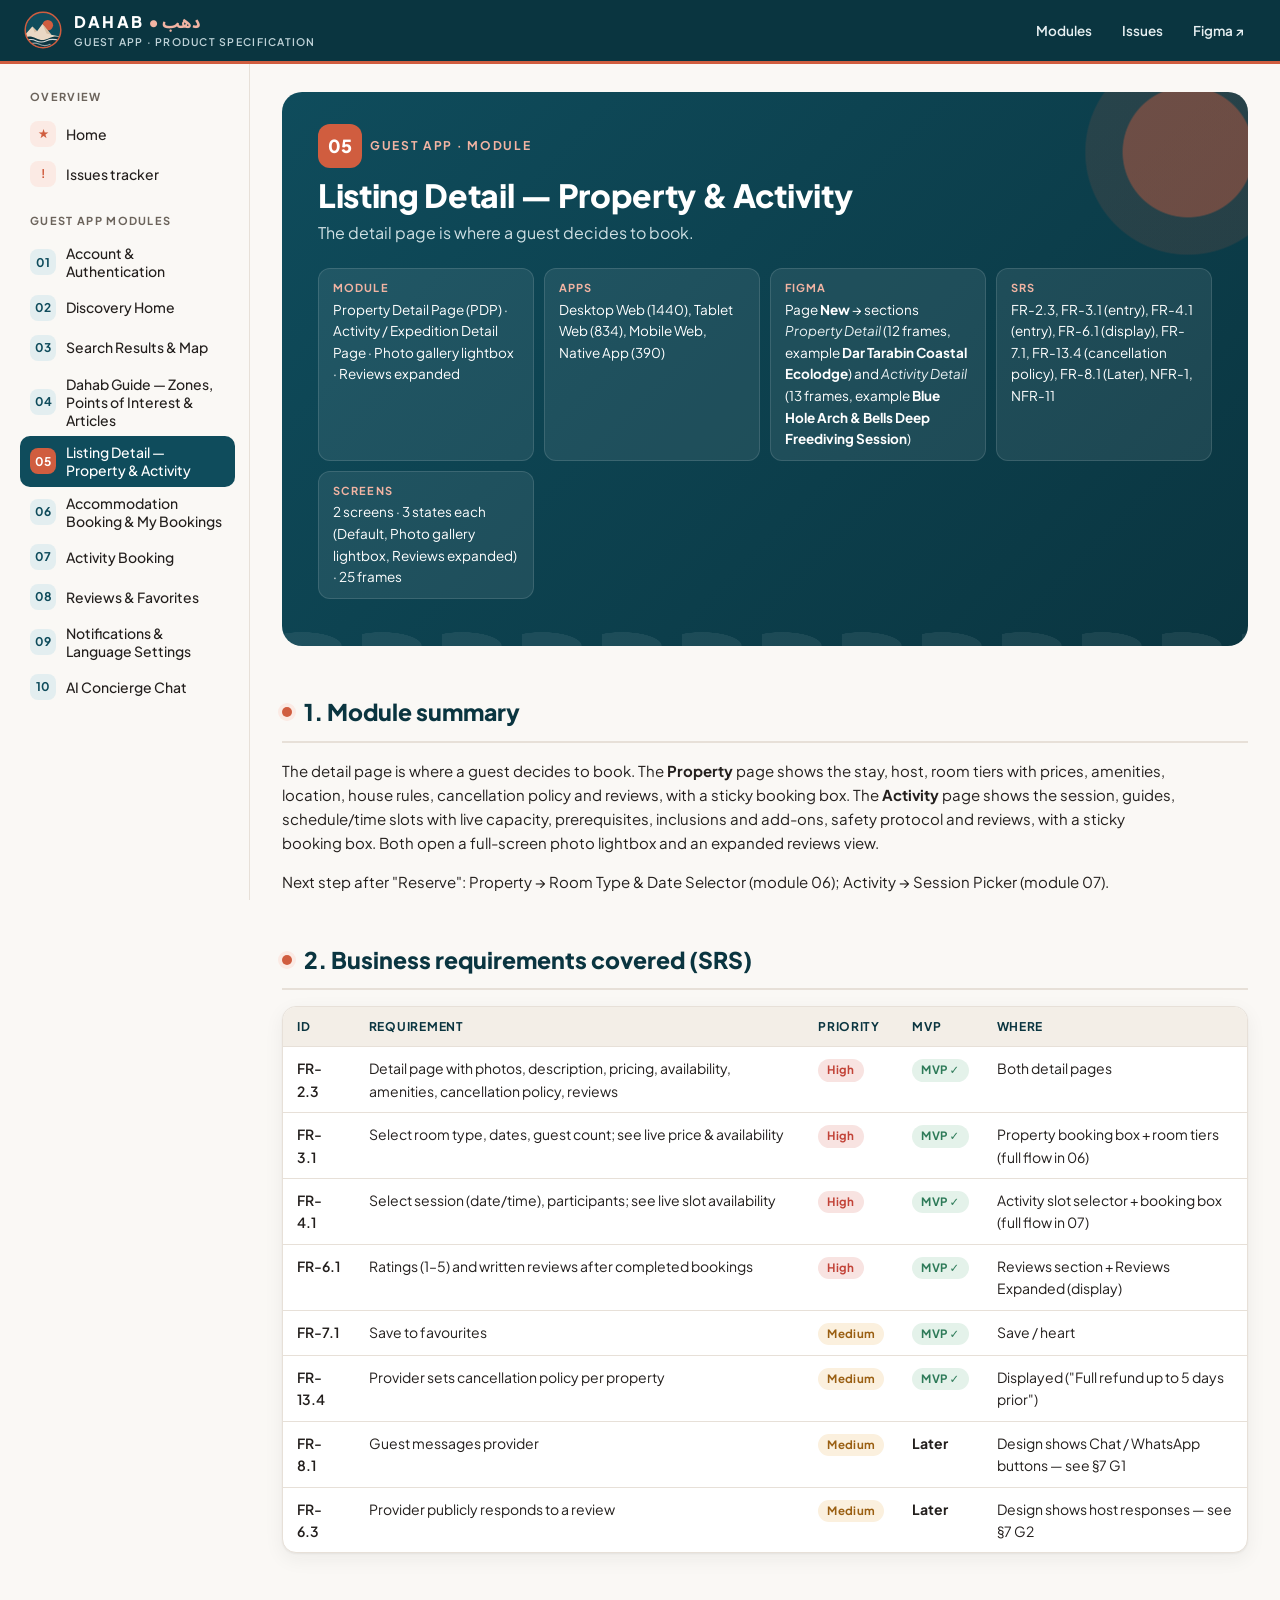
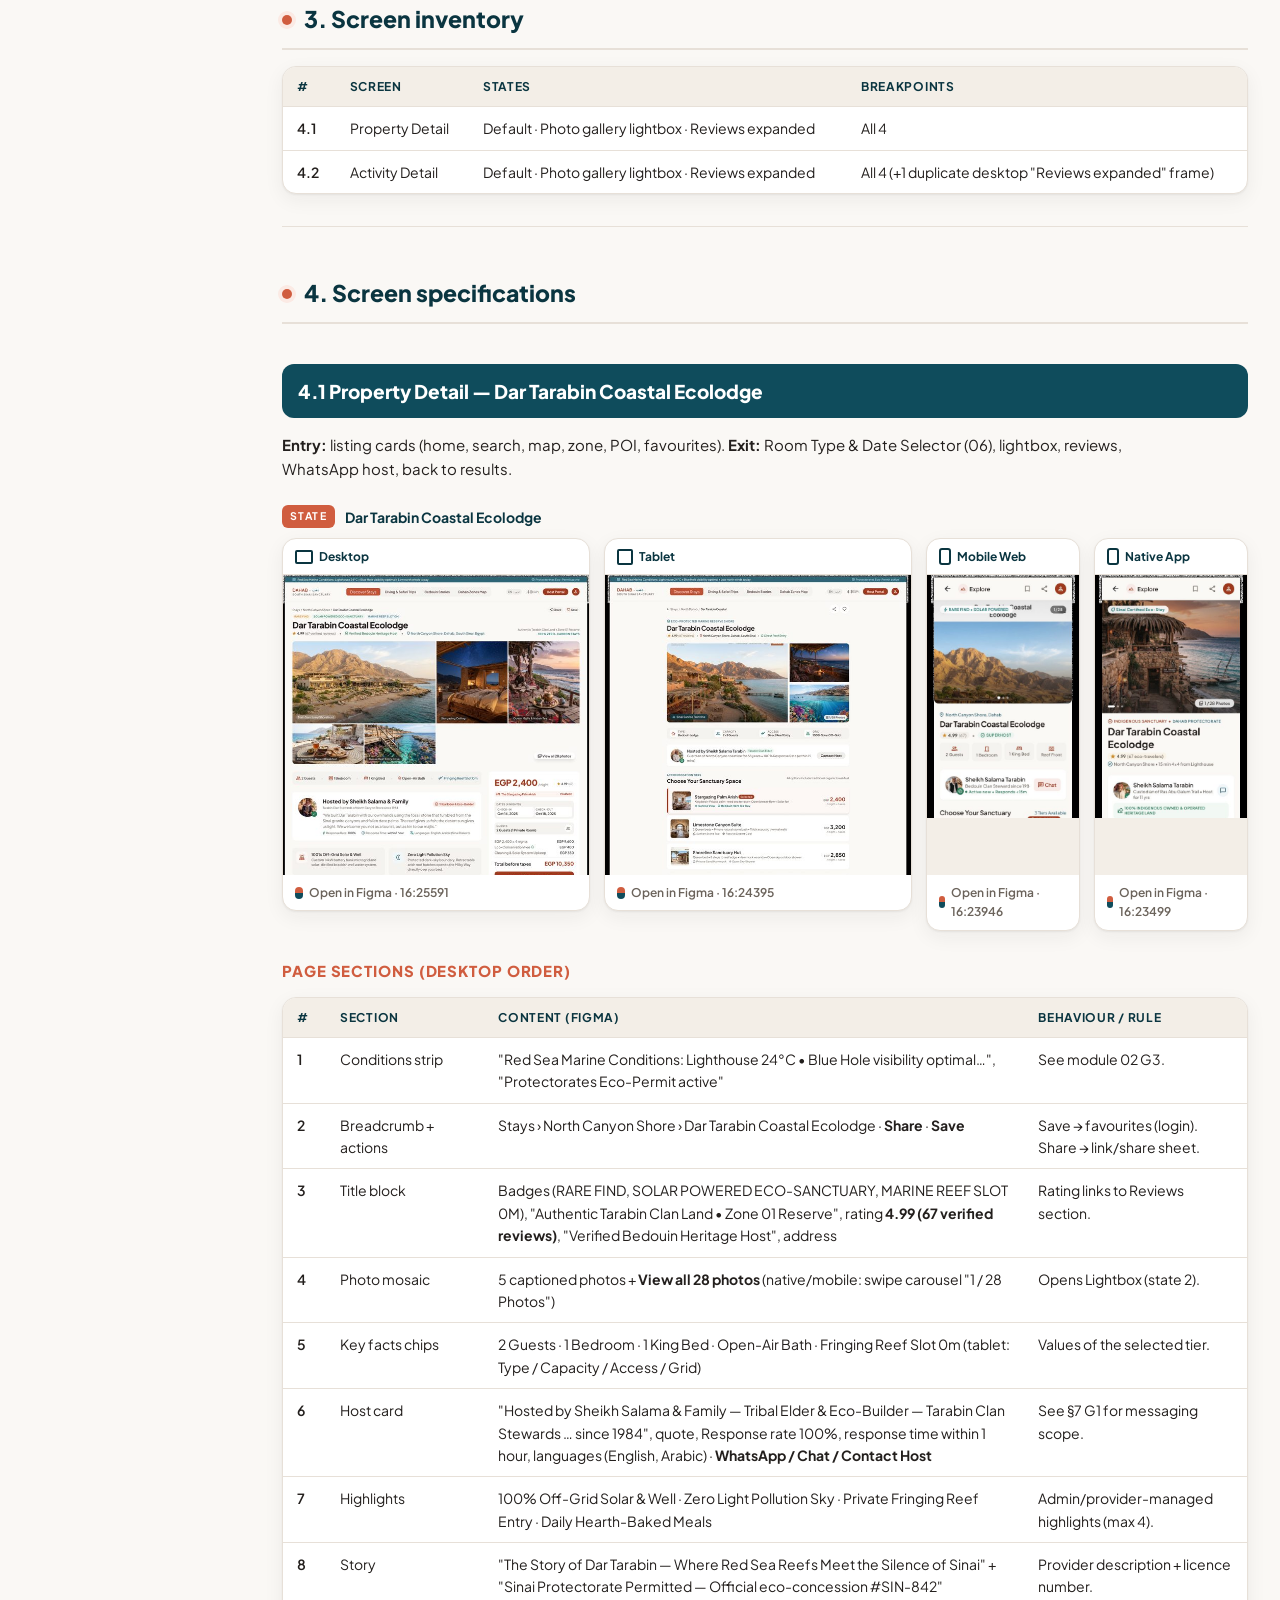
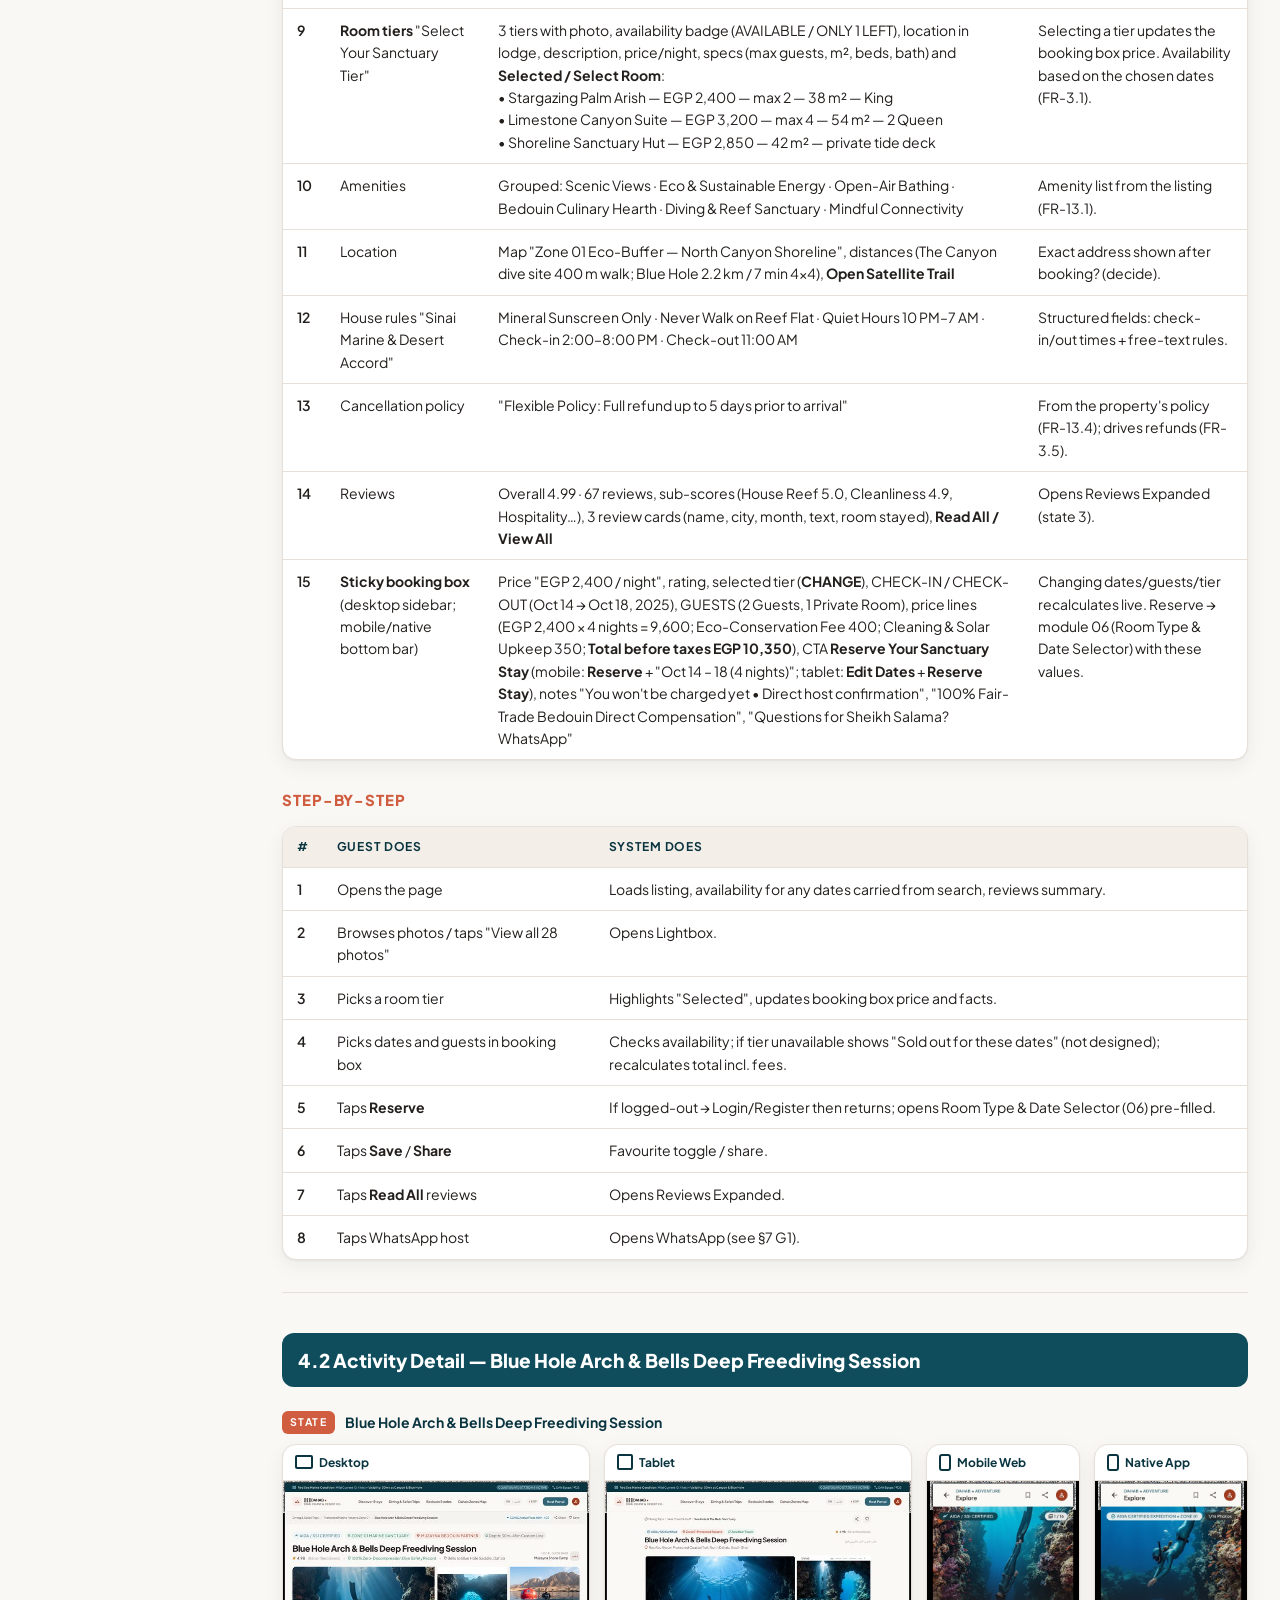
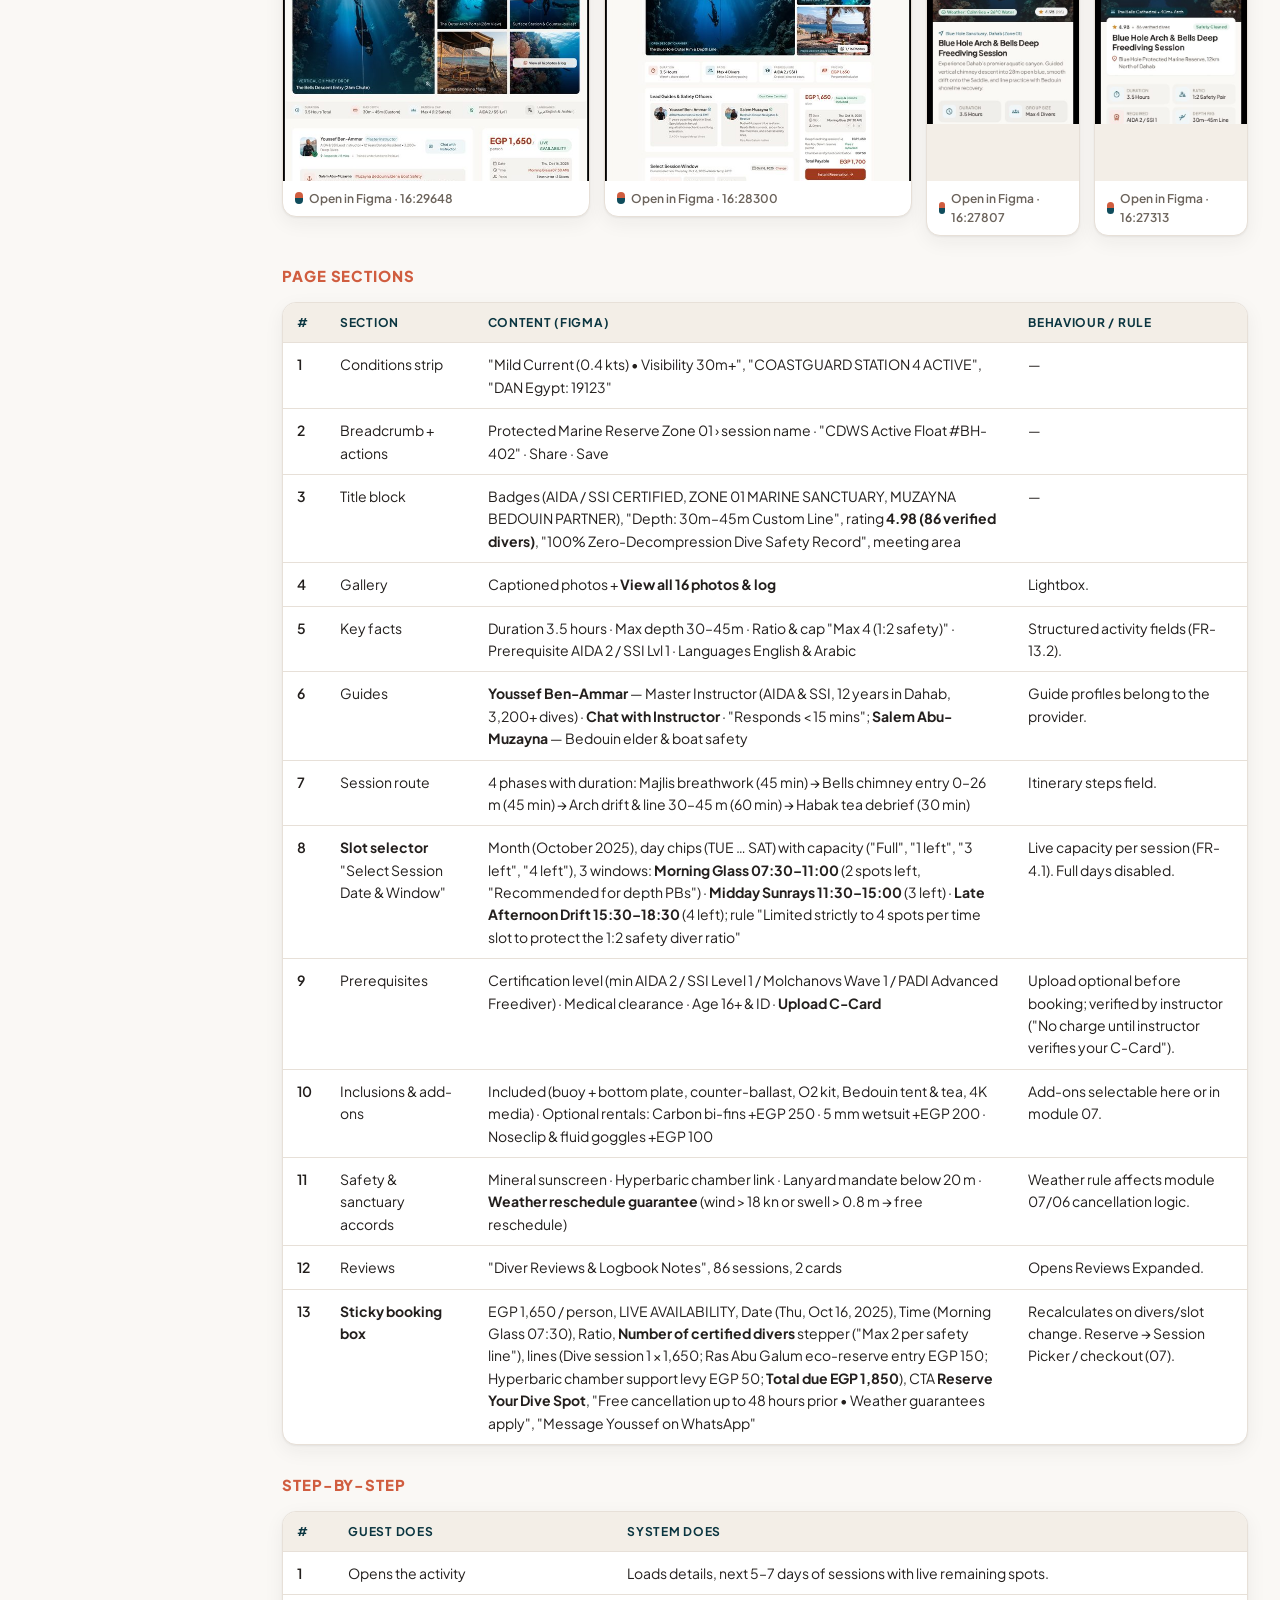
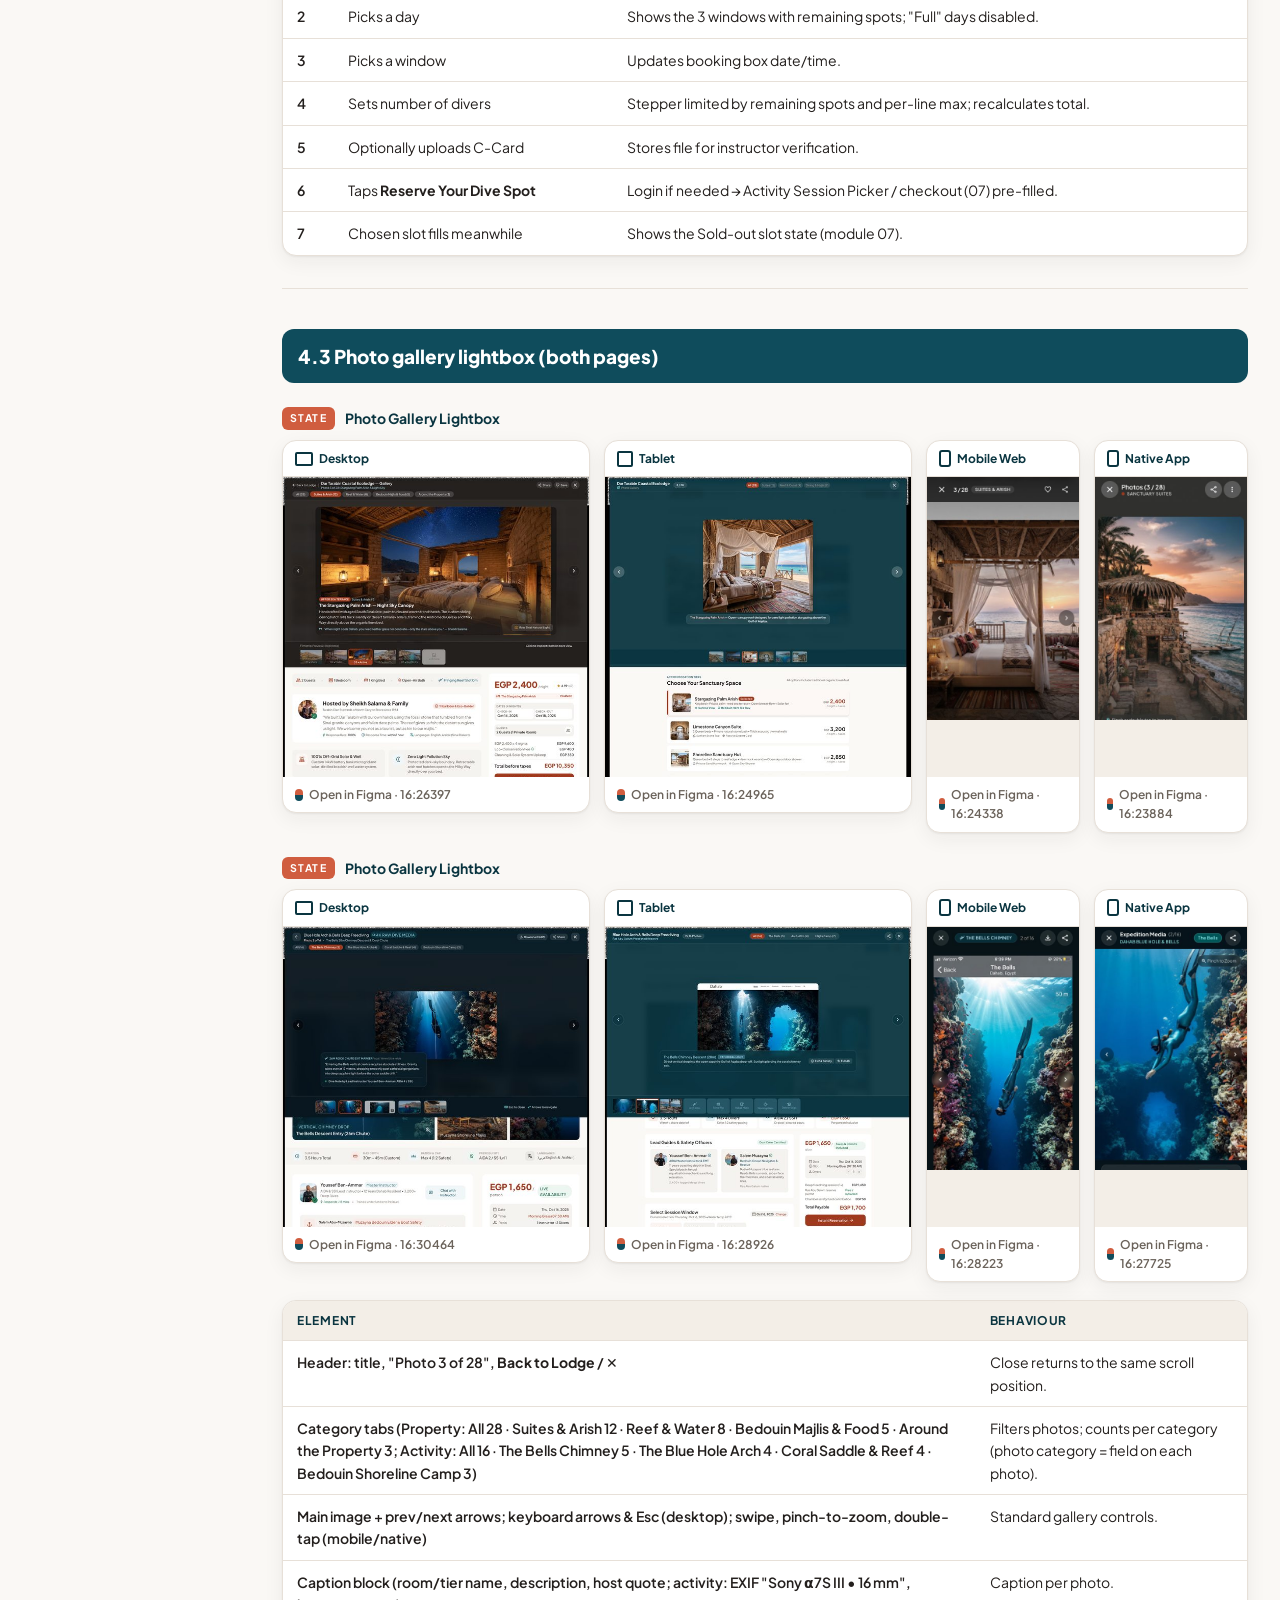
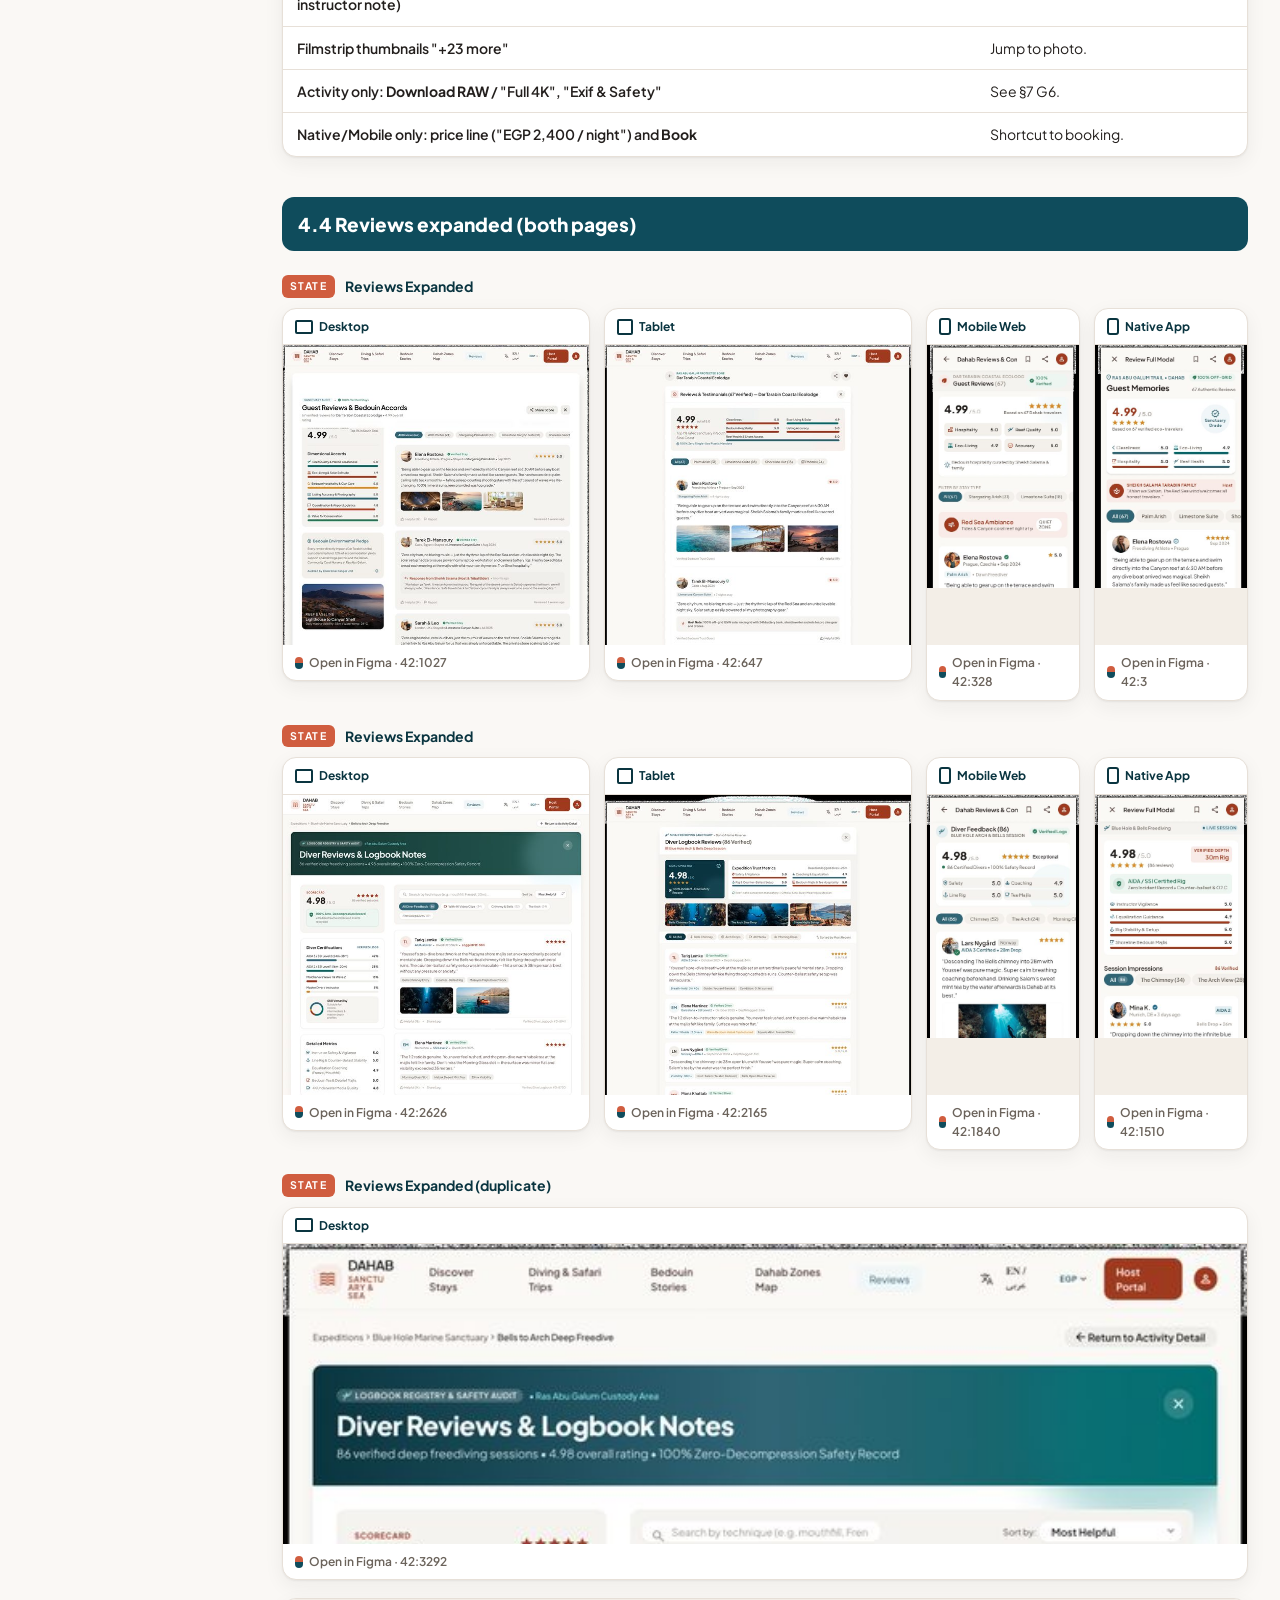
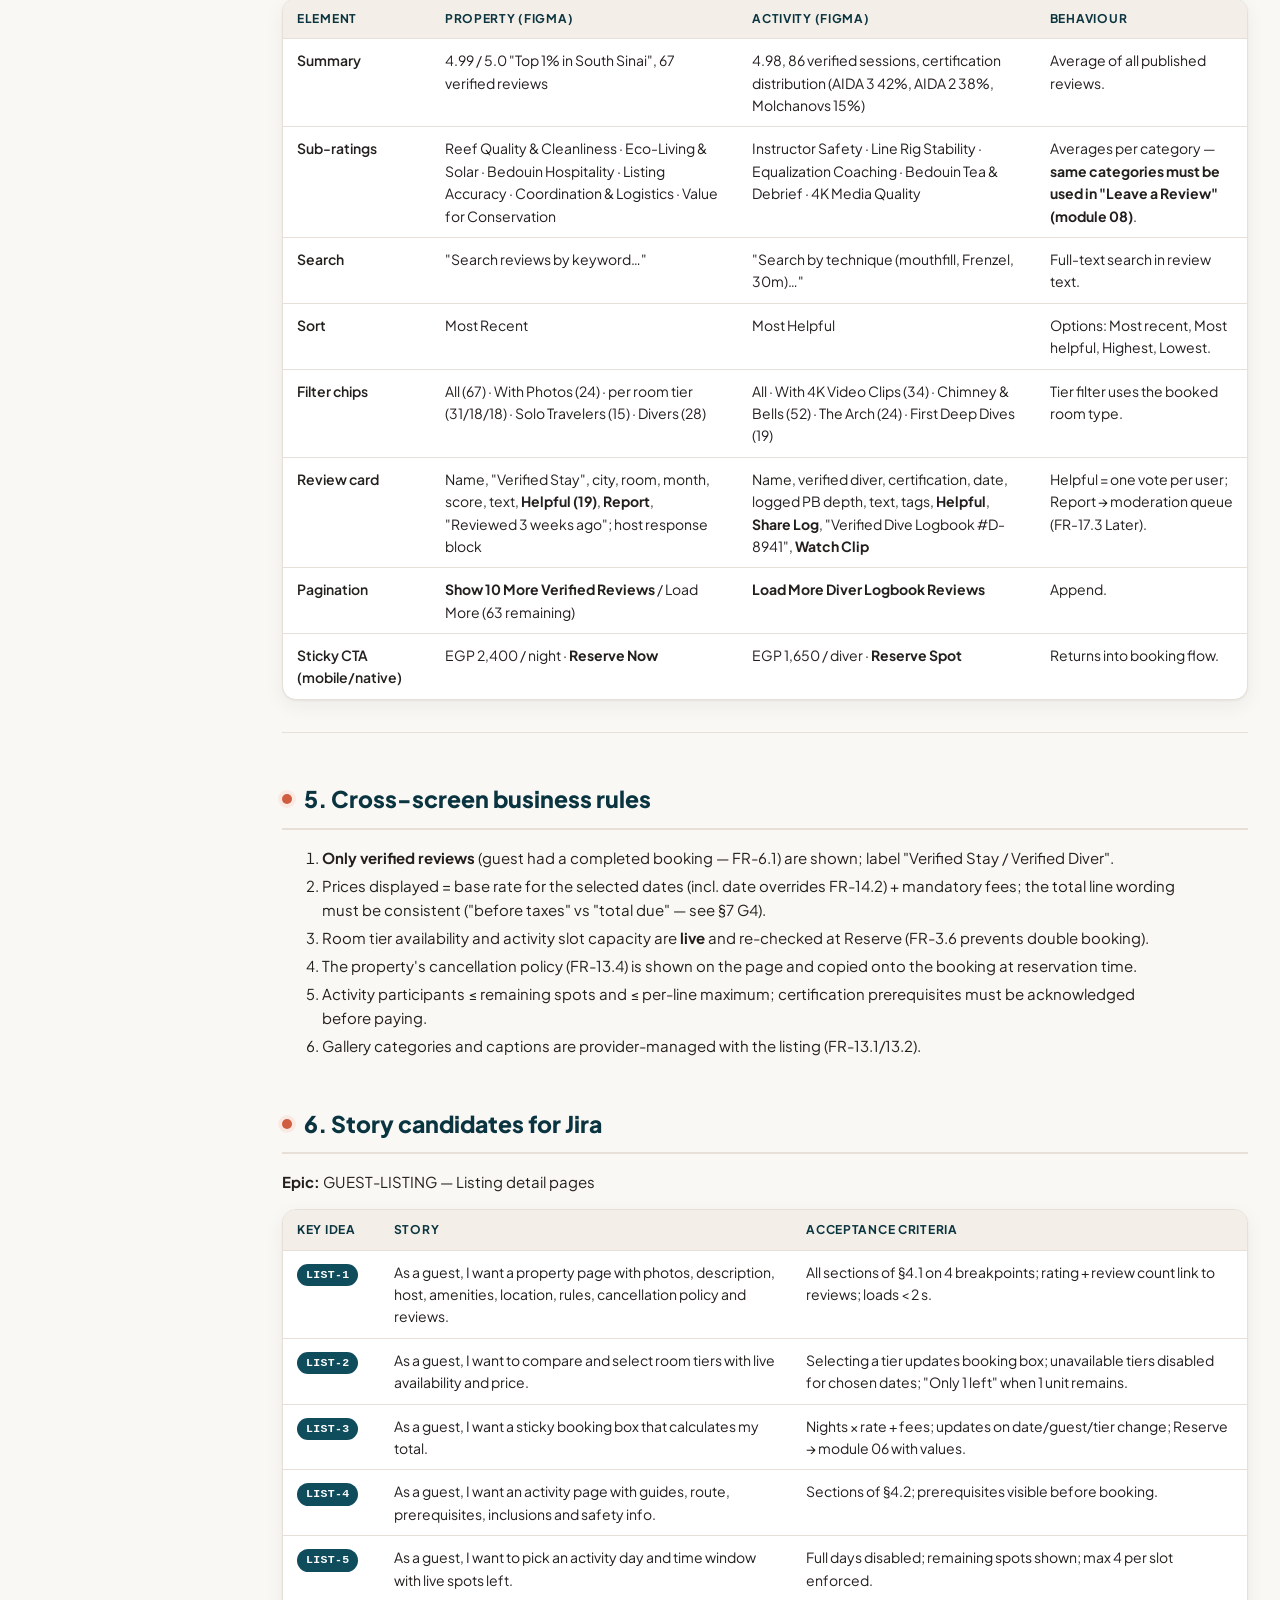
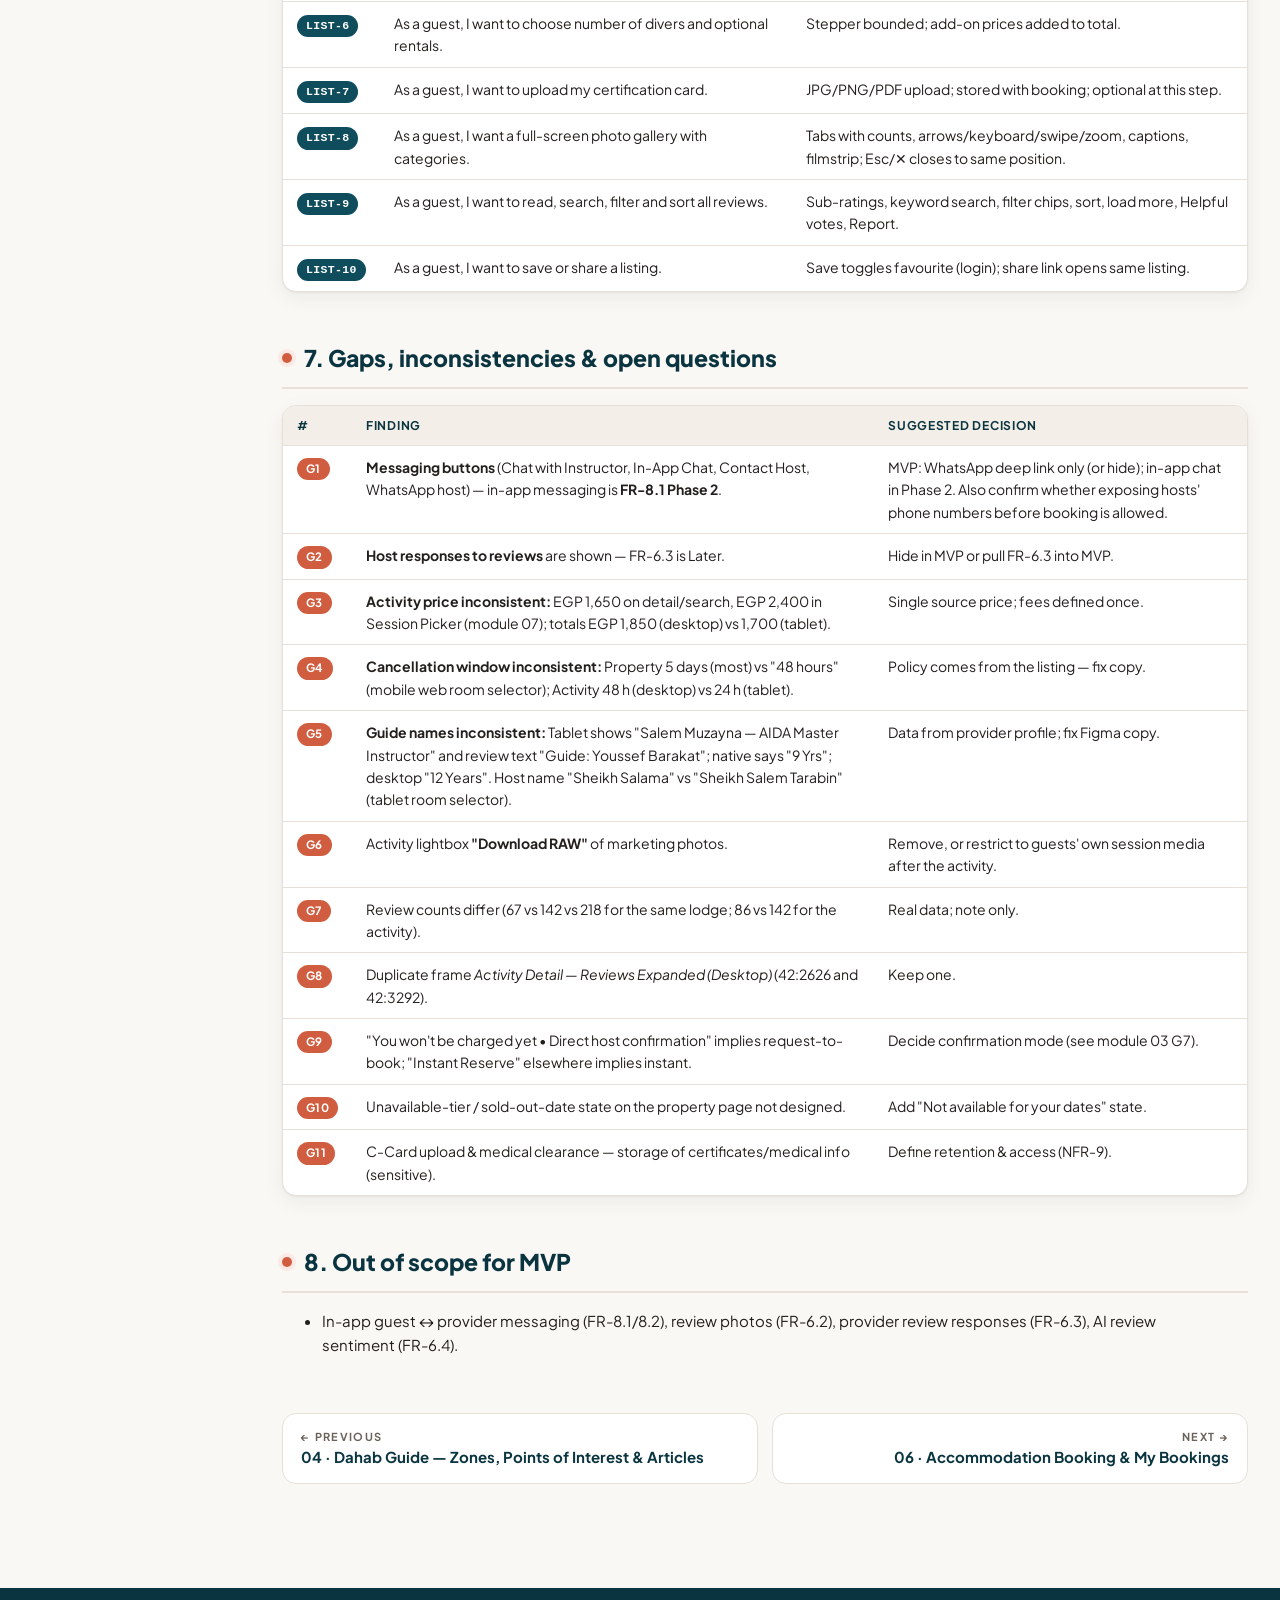
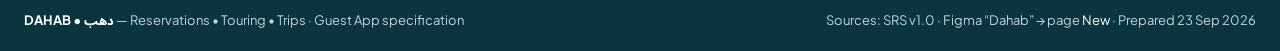
<file: 05-listing-detail-property-activity.html>
<!doctype html>
<html lang="en">
<head>
<meta charset="utf-8">
<meta name="viewport" content="width=device-width, initial-scale=1">
<title>05 Listing Detail — Property &amp; Activity · Dahab Guest App Specs</title>
<link rel="icon" href="assets/logo.svg" type="image/svg+xml">
<link rel="preconnect" href="https://fonts.googleapis.com">
<link rel="preconnect" href="https://fonts.gstatic.com" crossorigin>
<link href="https://fonts.googleapis.com/css2?family=Plus+Jakarta+Sans:wght@400;500;600;700;800&family=Noto+Sans+Arabic:wght@400;600;700&display=swap" rel="stylesheet">
<link rel="stylesheet" href="assets/style.css">
</head>
<body>
<header class="topbar">
  <label for="nav-toggle" class="nav-btn" aria-label="Menu"><span></span><span></span><span></span></label>
  <a class="brand" href="index.html">
    <img src="assets/logo.svg" alt="">
    <span><span class="brand-name">DAHAB<span class="ar">• دهب</span></span>
    <span class="brand-sub">Guest App · Product Specification</span></span>
  </a>
  <nav class="topbar-links">
    <a href="index.html">Modules</a>
    <a href="issues.html">Issues</a>
    <a href="https://www.figma.com/design/JeROg9VP2nDmcMHfGjXmLy/Dahab?node-id=16-2" target="_blank" rel="noopener">Figma ↗</a>
  </nav>
</header>
<input type="checkbox" id="nav-toggle">
<div class="layout">
<nav class="sidebar"><div class="side-label">Overview</div><ul><li><a href="index.html"><span class="num alt">★</span>Home</a></li><li><a href="issues.html"><span class="num alt">!</span>Issues tracker</a></li></ul><div class="side-label">Guest app modules</div><ul><li><a href="01-account-authentication.html"><span class="num">01</span>Account &amp; Authentication</a></li><li><a href="02-discovery-home.html"><span class="num">02</span>Discovery Home</a></li><li><a href="03-search-results-and-map.html"><span class="num">03</span>Search Results &amp; Map</a></li><li><a href="04-dahab-guide-zones-pois-articles.html"><span class="num">04</span>Dahab Guide — Zones, Points of Interest &amp; Articles</a></li><li><a href="05-listing-detail-property-activity.html" class=active><span class="num">05</span>Listing Detail — Property &amp; Activity</a></li><li><a href="06-accommodation-booking-and-my-bookings.html"><span class="num">06</span>Accommodation Booking &amp; My Bookings</a></li><li><a href="07-activity-booking.html"><span class="num">07</span>Activity Booking</a></li><li><a href="08-reviews-and-favorites.html"><span class="num">08</span>Reviews &amp; Favorites</a></li><li><a href="09-notifications-and-language.html"><span class="num">09</span>Notifications &amp; Language Settings</a></li><li><a href="10-ai-concierge.html"><span class="num">10</span>AI Concierge Chat</a></li></ul></nav>
<main class="content">
<section class="hero">
  <div class="eyebrow"><span class="hero-num">05</span> Guest App · Module</div>
  <h1>Listing Detail — Property &amp; Activity</h1>
  <p class="lead">The detail page is where a guest decides to book.</p>
  <dl class="meta"><div><dt>Module</dt><dd>Property Detail Page (PDP) · Activity / Expedition Detail Page · Photo gallery lightbox · Reviews expanded</dd></div><div><dt>Apps</dt><dd>Desktop Web (1440), Tablet Web (834), Mobile Web, Native App (390)</dd></div><div><dt>Figma</dt><dd>Page <b>New</b> → sections <em>Property Detail</em> (12 frames, example <b>Dar Tarabin Coastal Ecolodge</b>) and <em>Activity Detail</em> (13 frames, example <b>Blue Hole Arch &amp; Bells Deep Freediving Session</b>)</dd></div><div><dt>SRS</dt><dd>FR-2.3, FR-3.1 (entry), FR-4.1 (entry), FR-6.1 (display), FR-7.1, FR-13.4 (cancellation policy), FR-8.1 (Later), NFR-1, NFR-11</dd></div><div><dt>Screens</dt><dd>2 screens · 3 states each (Default, Photo gallery lightbox, Reviews expanded) · 25 frames</dd></div></dl>
  <div class="hero-waves"></div>
</section><article class="doc"><h2 id="1-module-summary">1. Module summary</h2>
<p>The detail page is where a guest decides to book. The <strong>Property</strong> page shows the stay, host, room tiers with prices, amenities, location, house rules, cancellation policy and reviews, with a sticky booking box. The <strong>Activity</strong> page shows the session, guides, schedule/time slots with live capacity, prerequisites, inclusions and add-ons, safety protocol and reviews, with a sticky booking box. Both open a full-screen photo lightbox and an expanded reviews view.</p>
<p>Next step after "Reserve": Property → Room Type &amp; Date Selector (module 06); Activity → Session Picker (module 07).</p>
<h2 id="2-business-requirements-covered-srs">2. Business requirements covered (SRS)</h2>
<div class="table-wrap"><table>
<thead>
<tr class="header">
<th>ID</th>
<th>Requirement</th>
<th>Priority</th>
<th>MVP</th>
<th>Where</th>
</tr>
</thead>
<tbody>
<tr class="odd">
<td>FR-2.3</td>
<td>Detail page with photos, description, pricing, availability, amenities, cancellation policy, reviews</td>
<td><span class="badge b-high">High</span></td>
<td><span class="badge b-mvp">MVP ✓</span></td>
<td>Both detail pages</td>
</tr>
<tr class="even">
<td>FR-3.1</td>
<td>Select room type, dates, guest count; see live price &amp; availability</td>
<td><span class="badge b-high">High</span></td>
<td><span class="badge b-mvp">MVP ✓</span></td>
<td>Property booking box + room tiers (full flow in 06)</td>
</tr>
<tr class="odd">
<td>FR-4.1</td>
<td>Select session (date/time), participants; see live slot availability</td>
<td><span class="badge b-high">High</span></td>
<td><span class="badge b-mvp">MVP ✓</span></td>
<td>Activity slot selector + booking box (full flow in 07)</td>
</tr>
<tr class="even">
<td>FR-6.1</td>
<td>Ratings (1–5) and written reviews after completed bookings</td>
<td><span class="badge b-high">High</span></td>
<td><span class="badge b-mvp">MVP ✓</span></td>
<td>Reviews section + Reviews Expanded (display)</td>
</tr>
<tr class="odd">
<td>FR-7.1</td>
<td>Save to favourites</td>
<td><span class="badge b-medium">Medium</span></td>
<td><span class="badge b-mvp">MVP ✓</span></td>
<td>Save / heart</td>
</tr>
<tr class="even">
<td>FR-13.4</td>
<td>Provider sets cancellation policy per property</td>
<td><span class="badge b-medium">Medium</span></td>
<td><span class="badge b-mvp">MVP ✓</span></td>
<td>Displayed ("Full refund up to 5 days prior")</td>
</tr>
<tr class="odd">
<td>FR-8.1</td>
<td>Guest messages provider</td>
<td><span class="badge b-medium">Medium</span></td>
<td><strong>Later</strong></td>
<td>Design shows Chat / WhatsApp buttons — see §7 G1</td>
</tr>
<tr class="even">
<td>FR-6.3</td>
<td>Provider publicly responds to a review</td>
<td><span class="badge b-medium">Medium</span></td>
<td><strong>Later</strong></td>
<td>Design shows host responses — see §7 G2</td>
</tr>
</tbody>
</table></div>
<h2 id="3-screen-inventory">3. Screen inventory</h2>
<div class="table-wrap"><table>
<thead>
<tr class="header">
<th>#</th>
<th>Screen</th>
<th>States</th>
<th>Breakpoints</th>
</tr>
</thead>
<tbody>
<tr class="odd">
<td>4.1</td>
<td>Property Detail</td>
<td>Default · Photo gallery lightbox · Reviews expanded</td>
<td>All 4</td>
</tr>
<tr class="even">
<td>4.2</td>
<td>Activity Detail</td>
<td>Default · Photo gallery lightbox · Reviews expanded</td>
<td>All 4 (+1 duplicate desktop "Reviews expanded" frame)</td>
</tr>
</tbody>
</table></div>
<hr />
<h2 id="4-screen-specifications">4. Screen specifications</h2>
<h3 id="41-property-detail--dar-tarabin-coastal-ecolodge">4.1 Property Detail — Dar Tarabin Coastal Ecolodge</h3>
<p><strong>Entry:</strong> listing cards (home, search, map, zone, POI, favourites). <strong>Exit:</strong> Room Type &amp; Date Selector (06), lightbox, reviews, WhatsApp host, back to results.</p>
<div class="state-title">Dar Tarabin Coastal Ecolodge</div>
<div class="shot-grid" style="grid-template-columns:2fr 2fr 1fr 1fr">
<figure class="shot bp-desktop"><figcaption><span class="bp-ico">Desktop</span></figcaption><a class="frame" href="images/16-25591.png" target="_blank" rel="noopener"><img loading="lazy" src="images/thumbs/16-25591.jpg" alt="Dar Tarabin Coastal Ecolodge – Desktop"></a><a class="figma" href="https://www.figma.com/design/JeROg9VP2nDmcMHfGjXmLy/Dahab?node-id=16-25591" target="_blank" rel="noopener">Open in Figma · 16:25591</a></figure>
<figure class="shot bp-tablet"><figcaption><span class="bp-ico">Tablet</span></figcaption><a class="frame" href="images/16-24395.png" target="_blank" rel="noopener"><img loading="lazy" src="images/thumbs/16-24395.jpg" alt="Dar Tarabin Coastal Ecolodge – Tablet"></a><a class="figma" href="https://www.figma.com/design/JeROg9VP2nDmcMHfGjXmLy/Dahab?node-id=16-24395" target="_blank" rel="noopener">Open in Figma · 16:24395</a></figure>
<figure class="shot bp-mobile"><figcaption><span class="bp-ico">Mobile Web</span></figcaption><a class="frame" href="images/16-23946.png" target="_blank" rel="noopener"><img loading="lazy" src="images/thumbs/16-23946.jpg" alt="Dar Tarabin Coastal Ecolodge – Mobile Web"></a><a class="figma" href="https://www.figma.com/design/JeROg9VP2nDmcMHfGjXmLy/Dahab?node-id=16-23946" target="_blank" rel="noopener">Open in Figma · 16:23946</a></figure>
<figure class="shot bp-native"><figcaption><span class="bp-ico">Native App</span></figcaption><a class="frame" href="images/16-23499.png" target="_blank" rel="noopener"><img loading="lazy" src="images/thumbs/16-23499.jpg" alt="Dar Tarabin Coastal Ecolodge – Native App"></a><a class="figma" href="https://www.figma.com/design/JeROg9VP2nDmcMHfGjXmLy/Dahab?node-id=16-23499" target="_blank" rel="noopener">Open in Figma · 16:23499</a></figure>
</div>

<h4 id="page-sections-desktop-order">Page sections (desktop order)</h4>
<div class="table-wrap"><table>
<thead>
<tr class="header">
<th>#</th>
<th>Section</th>
<th>Content (Figma)</th>
<th>Behaviour / rule</th>
</tr>
</thead>
<tbody>
<tr class="odd">
<td>1</td>
<td>Conditions strip</td>
<td>"Red Sea Marine Conditions: Lighthouse 24°C • Blue Hole visibility optimal…", "Protectorates Eco-Permit active"</td>
<td>See module 02 G3.</td>
</tr>
<tr class="even">
<td>2</td>
<td>Breadcrumb + actions</td>
<td>Stays › North Canyon Shore › Dar Tarabin Coastal Ecolodge · <strong>Share</strong> · <strong>Save</strong></td>
<td>Save → favourites (login). Share → link/share sheet.</td>
</tr>
<tr class="odd">
<td>3</td>
<td>Title block</td>
<td>Badges (RARE FIND, SOLAR POWERED ECO-SANCTUARY, MARINE REEF SLOT 0M), "Authentic Tarabin Clan Land • Zone 01 Reserve", rating <strong>4.99 (67 verified reviews)</strong>, "Verified Bedouin Heritage Host", address</td>
<td>Rating links to Reviews section.</td>
</tr>
<tr class="even">
<td>4</td>
<td>Photo mosaic</td>
<td>5 captioned photos + <strong>View all 28 photos</strong> (native/mobile: swipe carousel "1 / 28 Photos")</td>
<td>Opens Lightbox (state 2).</td>
</tr>
<tr class="odd">
<td>5</td>
<td>Key facts chips</td>
<td>2 Guests · 1 Bedroom · 1 King Bed · Open-Air Bath · Fringing Reef Slot 0m (tablet: Type / Capacity / Access / Grid)</td>
<td>Values of the selected tier.</td>
</tr>
<tr class="even">
<td>6</td>
<td>Host card</td>
<td>"Hosted by Sheikh Salama &amp; Family — Tribal Elder &amp; Eco-Builder — Tarabin Clan Stewards … since 1984", quote, Response rate 100%, response time within 1 hour, languages (English, Arabic) · <strong>WhatsApp / Chat / Contact Host</strong></td>
<td>See §7 G1 for messaging scope.</td>
</tr>
<tr class="odd">
<td>7</td>
<td>Highlights</td>
<td>100% Off-Grid Solar &amp; Well · Zero Light Pollution Sky · Private Fringing Reef Entry · Daily Hearth-Baked Meals</td>
<td>Admin/provider-managed highlights (max 4).</td>
</tr>
<tr class="even">
<td>8</td>
<td>Story</td>
<td>"The Story of Dar Tarabin — Where Red Sea Reefs Meet the Silence of Sinai" + "Sinai Protectorate Permitted — Official eco-concession #SIN-842"</td>
<td>Provider description + licence number.</td>
</tr>
<tr class="odd">
<td>9</td>
<td><strong>Room tiers</strong> "Select Your Sanctuary Tier"</td>
<td>3 tiers with photo, availability badge (AVAILABLE / ONLY 1 LEFT), location in lodge, description, price/night, specs (max guests, m², beds, bath) and <strong>Selected / Select Room</strong>: <br>• Stargazing Palm Arish — EGP 2,400 — max 2 — 38 m² — King<br>• Limestone Canyon Suite — EGP 3,200 — max 4 — 54 m² — 2 Queen<br>• Shoreline Sanctuary Hut — EGP 2,850 — 42 m² — private tide deck</td>
<td>Selecting a tier updates the booking box price. Availability based on the chosen dates (FR-3.1).</td>
</tr>
<tr class="even">
<td>10</td>
<td>Amenities</td>
<td>Grouped: Scenic Views · Eco &amp; Sustainable Energy · Open-Air Bathing · Bedouin Culinary Hearth · Diving &amp; Reef Sanctuary · Mindful Connectivity</td>
<td>Amenity list from the listing (FR-13.1).</td>
</tr>
<tr class="odd">
<td>11</td>
<td>Location</td>
<td>Map "Zone 01 Eco-Buffer — North Canyon Shoreline", distances (The Canyon dive site 400 m walk; Blue Hole 2.2 km / 7 min 4x4), <strong>Open Satellite Trail</strong></td>
<td>Exact address shown after booking? (decide).</td>
</tr>
<tr class="even">
<td>12</td>
<td>House rules "Sinai Marine &amp; Desert Accord"</td>
<td>Mineral Sunscreen Only · Never Walk on Reef Flat · Quiet Hours 10 PM–7 AM · Check-in 2:00–8:00 PM · Check-out 11:00 AM</td>
<td>Structured fields: check-in/out times + free-text rules.</td>
</tr>
<tr class="odd">
<td>13</td>
<td>Cancellation policy</td>
<td>"Flexible Policy: Full refund up to 5 days prior to arrival"</td>
<td>From the property's policy (FR-13.4); drives refunds (FR-3.5).</td>
</tr>
<tr class="even">
<td>14</td>
<td>Reviews</td>
<td>Overall 4.99 · 67 reviews, sub-scores (House Reef 5.0, Cleanliness 4.9, Hospitality…), 3 review cards (name, city, month, text, room stayed), <strong>Read All / View All</strong></td>
<td>Opens Reviews Expanded (state 3).</td>
</tr>
<tr class="odd">
<td>15</td>
<td><strong>Sticky booking box</strong> (desktop sidebar; mobile/native bottom bar)</td>
<td>Price "EGP 2,400 / night", rating, selected tier (<strong>CHANGE</strong>), CHECK-IN / CHECK-OUT (Oct 14 → Oct 18, 2025), GUESTS (2 Guests, 1 Private Room), price lines (EGP 2,400 × 4 nights = 9,600; Eco-Conservation Fee 400; Cleaning &amp; Solar Upkeep 350; <strong>Total before taxes EGP 10,350</strong>), CTA <strong>Reserve Your Sanctuary Stay</strong> (mobile: <strong>Reserve</strong> + "Oct 14 – 18 (4 nights)"; tablet: <strong>Edit Dates</strong> + <strong>Reserve Stay</strong>), notes "You won't be charged yet • Direct host confirmation", "100% Fair-Trade Bedouin Direct Compensation", "Questions for Sheikh Salama? WhatsApp"</td>
<td>Changing dates/guests/tier recalculates live. Reserve → module 06 (Room Type &amp; Date Selector) with these values.</td>
</tr>
</tbody>
</table></div>
<h4 id="step-by-step">Step-by-step</h4>
<div class="table-wrap"><table>
<thead>
<tr class="header">
<th>#</th>
<th>Guest does</th>
<th>System does</th>
</tr>
</thead>
<tbody>
<tr class="odd">
<td>1</td>
<td>Opens the page</td>
<td>Loads listing, availability for any dates carried from search, reviews summary.</td>
</tr>
<tr class="even">
<td>2</td>
<td>Browses photos / taps "View all 28 photos"</td>
<td>Opens Lightbox.</td>
</tr>
<tr class="odd">
<td>3</td>
<td>Picks a room tier</td>
<td>Highlights "Selected", updates booking box price and facts.</td>
</tr>
<tr class="even">
<td>4</td>
<td>Picks dates and guests in booking box</td>
<td>Checks availability; if tier unavailable shows "Sold out for these dates" (not designed); recalculates total incl. fees.</td>
</tr>
<tr class="odd">
<td>5</td>
<td>Taps <strong>Reserve</strong></td>
<td>If logged-out → Login/Register then returns; opens Room Type &amp; Date Selector (06) pre-filled.</td>
</tr>
<tr class="even">
<td>6</td>
<td>Taps <strong>Save</strong> / <strong>Share</strong></td>
<td>Favourite toggle / share.</td>
</tr>
<tr class="odd">
<td>7</td>
<td>Taps <strong>Read All</strong> reviews</td>
<td>Opens Reviews Expanded.</td>
</tr>
<tr class="even">
<td>8</td>
<td>Taps WhatsApp host</td>
<td>Opens WhatsApp (see §7 G1).</td>
</tr>
</tbody>
</table></div>
<hr />
<h3 id="42-activity-detail--blue-hole-arch--bells-deep-freediving-session">4.2 Activity Detail — Blue Hole Arch &amp; Bells Deep Freediving Session</h3>
<div class="state-title">Blue Hole Arch &amp; Bells Deep Freediving Session</div>
<div class="shot-grid" style="grid-template-columns:2fr 2fr 1fr 1fr">
<figure class="shot bp-desktop"><figcaption><span class="bp-ico">Desktop</span></figcaption><a class="frame" href="images/16-29648.png" target="_blank" rel="noopener"><img loading="lazy" src="images/thumbs/16-29648.jpg" alt="Blue Hole Arch &amp; Bells Deep Freediving Session – Desktop"></a><a class="figma" href="https://www.figma.com/design/JeROg9VP2nDmcMHfGjXmLy/Dahab?node-id=16-29648" target="_blank" rel="noopener">Open in Figma · 16:29648</a></figure>
<figure class="shot bp-tablet"><figcaption><span class="bp-ico">Tablet</span></figcaption><a class="frame" href="images/16-28300.png" target="_blank" rel="noopener"><img loading="lazy" src="images/thumbs/16-28300.jpg" alt="Blue Hole Arch &amp; Bells Deep Freediving Session – Tablet"></a><a class="figma" href="https://www.figma.com/design/JeROg9VP2nDmcMHfGjXmLy/Dahab?node-id=16-28300" target="_blank" rel="noopener">Open in Figma · 16:28300</a></figure>
<figure class="shot bp-mobile"><figcaption><span class="bp-ico">Mobile Web</span></figcaption><a class="frame" href="images/16-27807.png" target="_blank" rel="noopener"><img loading="lazy" src="images/thumbs/16-27807.jpg" alt="Blue Hole Arch &amp; Bells Deep Freediving Session – Mobile Web"></a><a class="figma" href="https://www.figma.com/design/JeROg9VP2nDmcMHfGjXmLy/Dahab?node-id=16-27807" target="_blank" rel="noopener">Open in Figma · 16:27807</a></figure>
<figure class="shot bp-native"><figcaption><span class="bp-ico">Native App</span></figcaption><a class="frame" href="images/16-27313.png" target="_blank" rel="noopener"><img loading="lazy" src="images/thumbs/16-27313.jpg" alt="Blue Hole Arch &amp; Bells Deep Freediving Session – Native App"></a><a class="figma" href="https://www.figma.com/design/JeROg9VP2nDmcMHfGjXmLy/Dahab?node-id=16-27313" target="_blank" rel="noopener">Open in Figma · 16:27313</a></figure>
</div>

<h4 id="page-sections">Page sections</h4>
<div class="table-wrap"><table>
<thead>
<tr class="header">
<th>#</th>
<th>Section</th>
<th>Content (Figma)</th>
<th>Behaviour / rule</th>
</tr>
</thead>
<tbody>
<tr class="odd">
<td>1</td>
<td>Conditions strip</td>
<td>"Mild Current (0.4 kts) • Visibility 30m+", "COASTGUARD STATION 4 ACTIVE", "DAN Egypt: 19123"</td>
<td>—</td>
</tr>
<tr class="even">
<td>2</td>
<td>Breadcrumb + actions</td>
<td>Protected Marine Reserve Zone 01 › session name · "CDWS Active Float #BH-402" · Share · Save</td>
<td>—</td>
</tr>
<tr class="odd">
<td>3</td>
<td>Title block</td>
<td>Badges (AIDA / SSI CERTIFIED, ZONE 01 MARINE SANCTUARY, MUZAYNA BEDOUIN PARTNER), "Depth: 30m–45m Custom Line", rating <strong>4.98 (86 verified divers)</strong>, "100% Zero-Decompression Dive Safety Record", meeting area</td>
<td>—</td>
</tr>
<tr class="even">
<td>4</td>
<td>Gallery</td>
<td>Captioned photos + <strong>View all 16 photos &amp; log</strong></td>
<td>Lightbox.</td>
</tr>
<tr class="odd">
<td>5</td>
<td>Key facts</td>
<td>Duration 3.5 hours · Max depth 30–45m · Ratio &amp; cap "Max 4 (1:2 safety)" · Prerequisite AIDA 2 / SSI Lvl 1 · Languages English &amp; Arabic</td>
<td>Structured activity fields (FR-13.2).</td>
</tr>
<tr class="even">
<td>6</td>
<td>Guides</td>
<td><strong>Youssef Ben-Ammar</strong> — Master Instructor (AIDA &amp; SSI, 12 years in Dahab, 3,200+ dives) · <strong>Chat with Instructor</strong> · "Responds &lt; 15 mins"; <strong>Salem Abu-Muzayna</strong> — Bedouin elder &amp; boat safety</td>
<td>Guide profiles belong to the provider.</td>
</tr>
<tr class="odd">
<td>7</td>
<td>Session route</td>
<td>4 phases with duration: Majlis breathwork (45 min) → Bells chimney entry 0–26 m (45 min) → Arch drift &amp; line 30–45 m (60 min) → Habak tea debrief (30 min)</td>
<td>Itinerary steps field.</td>
</tr>
<tr class="even">
<td>8</td>
<td><strong>Slot selector</strong> "Select Session Date &amp; Window"</td>
<td>Month (October 2025), day chips (TUE … SAT) with capacity ("Full", "1 left", "3 left", "4 left"), 3 windows: <strong>Morning Glass 07:30–11:00</strong> (2 spots left, "Recommended for depth PBs") · <strong>Midday Sunrays 11:30–15:00</strong> (3 left) · <strong>Late Afternoon Drift 15:30–18:30</strong> (4 left); rule "Limited strictly to 4 spots per time slot to protect the 1:2 safety diver ratio"</td>
<td>Live capacity per session (FR-4.1). Full days disabled.</td>
</tr>
<tr class="odd">
<td>9</td>
<td>Prerequisites</td>
<td>Certification level (min AIDA 2 / SSI Level 1 / Molchanovs Wave 1 / PADI Advanced Freediver) · Medical clearance · Age 16+ &amp; ID · <strong>Upload C-Card</strong></td>
<td>Upload optional before booking; verified by instructor ("No charge until instructor verifies your C-Card").</td>
</tr>
<tr class="even">
<td>10</td>
<td>Inclusions &amp; add-ons</td>
<td>Included (buoy + bottom plate, counter-ballast, O2 kit, Bedouin tent &amp; tea, 4K media) · Optional rentals: Carbon bi-fins +EGP 250 · 5 mm wetsuit +EGP 200 · Noseclip &amp; fluid goggles +EGP 100</td>
<td>Add-ons selectable here or in module 07.</td>
</tr>
<tr class="odd">
<td>11</td>
<td>Safety &amp; sanctuary accords</td>
<td>Mineral sunscreen · Hyperbaric chamber link · Lanyard mandate below 20 m · <strong>Weather reschedule guarantee</strong> (wind &gt; 18 kn or swell &gt; 0.8 m → free reschedule)</td>
<td>Weather rule affects module 07/06 cancellation logic.</td>
</tr>
<tr class="even">
<td>12</td>
<td>Reviews</td>
<td>"Diver Reviews &amp; Logbook Notes", 86 sessions, 2 cards</td>
<td>Opens Reviews Expanded.</td>
</tr>
<tr class="odd">
<td>13</td>
<td><strong>Sticky booking box</strong></td>
<td>EGP 1,650 / person, LIVE AVAILABILITY, Date (Thu, Oct 16, 2025), Time (Morning Glass 07:30), Ratio, <strong>Number of certified divers</strong> stepper ("Max 2 per safety line"), lines (Dive session 1 × 1,650; Ras Abu Galum eco-reserve entry EGP 150; Hyperbaric chamber support levy EGP 50; <strong>Total due EGP 1,850</strong>), CTA <strong>Reserve Your Dive Spot</strong>, "Free cancellation up to 48 hours prior • Weather guarantees apply", "Message Youssef on WhatsApp"</td>
<td>Recalculates on divers/slot change. Reserve → Session Picker / checkout (07).</td>
</tr>
</tbody>
</table></div>
<h4 id="step-by-step-1">Step-by-step</h4>
<div class="table-wrap"><table>
<thead>
<tr class="header">
<th>#</th>
<th>Guest does</th>
<th>System does</th>
</tr>
</thead>
<tbody>
<tr class="odd">
<td>1</td>
<td>Opens the activity</td>
<td>Loads details, next 5–7 days of sessions with live remaining spots.</td>
</tr>
<tr class="even">
<td>2</td>
<td>Picks a day</td>
<td>Shows the 3 windows with remaining spots; "Full" days disabled.</td>
</tr>
<tr class="odd">
<td>3</td>
<td>Picks a window</td>
<td>Updates booking box date/time.</td>
</tr>
<tr class="even">
<td>4</td>
<td>Sets number of divers</td>
<td>Stepper limited by remaining spots and per-line max; recalculates total.</td>
</tr>
<tr class="odd">
<td>5</td>
<td>Optionally uploads C-Card</td>
<td>Stores file for instructor verification.</td>
</tr>
<tr class="even">
<td>6</td>
<td>Taps <strong>Reserve Your Dive Spot</strong></td>
<td>Login if needed → Activity Session Picker / checkout (07) pre-filled.</td>
</tr>
<tr class="odd">
<td>7</td>
<td>Chosen slot fills meanwhile</td>
<td>Shows the Sold-out slot state (module 07).</td>
</tr>
</tbody>
</table></div>
<hr />
<h3 id="43-photo-gallery-lightbox-both-pages">4.3 Photo gallery lightbox (both pages)</h3>
<div class="state-title">Photo Gallery Lightbox</div>
<div class="shot-grid" style="grid-template-columns:2fr 2fr 1fr 1fr">
<figure class="shot bp-desktop"><figcaption><span class="bp-ico">Desktop</span></figcaption><a class="frame" href="images/16-26397.png" target="_blank" rel="noopener"><img loading="lazy" src="images/thumbs/16-26397.jpg" alt="Photo Gallery Lightbox – Desktop"></a><a class="figma" href="https://www.figma.com/design/JeROg9VP2nDmcMHfGjXmLy/Dahab?node-id=16-26397" target="_blank" rel="noopener">Open in Figma · 16:26397</a></figure>
<figure class="shot bp-tablet"><figcaption><span class="bp-ico">Tablet</span></figcaption><a class="frame" href="images/16-24965.png" target="_blank" rel="noopener"><img loading="lazy" src="images/thumbs/16-24965.jpg" alt="Photo Gallery Lightbox – Tablet"></a><a class="figma" href="https://www.figma.com/design/JeROg9VP2nDmcMHfGjXmLy/Dahab?node-id=16-24965" target="_blank" rel="noopener">Open in Figma · 16:24965</a></figure>
<figure class="shot bp-mobile"><figcaption><span class="bp-ico">Mobile Web</span></figcaption><a class="frame" href="images/16-24338.png" target="_blank" rel="noopener"><img loading="lazy" src="images/thumbs/16-24338.jpg" alt="Photo Gallery Lightbox – Mobile Web"></a><a class="figma" href="https://www.figma.com/design/JeROg9VP2nDmcMHfGjXmLy/Dahab?node-id=16-24338" target="_blank" rel="noopener">Open in Figma · 16:24338</a></figure>
<figure class="shot bp-native"><figcaption><span class="bp-ico">Native App</span></figcaption><a class="frame" href="images/16-23884.png" target="_blank" rel="noopener"><img loading="lazy" src="images/thumbs/16-23884.jpg" alt="Photo Gallery Lightbox – Native App"></a><a class="figma" href="https://www.figma.com/design/JeROg9VP2nDmcMHfGjXmLy/Dahab?node-id=16-23884" target="_blank" rel="noopener">Open in Figma · 16:23884</a></figure>
</div>

<div class="state-title">Photo Gallery Lightbox</div>
<div class="shot-grid" style="grid-template-columns:2fr 2fr 1fr 1fr">
<figure class="shot bp-desktop"><figcaption><span class="bp-ico">Desktop</span></figcaption><a class="frame" href="images/16-30464.png" target="_blank" rel="noopener"><img loading="lazy" src="images/thumbs/16-30464.jpg" alt="Photo Gallery Lightbox – Desktop"></a><a class="figma" href="https://www.figma.com/design/JeROg9VP2nDmcMHfGjXmLy/Dahab?node-id=16-30464" target="_blank" rel="noopener">Open in Figma · 16:30464</a></figure>
<figure class="shot bp-tablet"><figcaption><span class="bp-ico">Tablet</span></figcaption><a class="frame" href="images/16-28926.png" target="_blank" rel="noopener"><img loading="lazy" src="images/thumbs/16-28926.jpg" alt="Photo Gallery Lightbox – Tablet"></a><a class="figma" href="https://www.figma.com/design/JeROg9VP2nDmcMHfGjXmLy/Dahab?node-id=16-28926" target="_blank" rel="noopener">Open in Figma · 16:28926</a></figure>
<figure class="shot bp-mobile"><figcaption><span class="bp-ico">Mobile Web</span></figcaption><a class="frame" href="images/16-28223.png" target="_blank" rel="noopener"><img loading="lazy" src="images/thumbs/16-28223.jpg" alt="Photo Gallery Lightbox – Mobile Web"></a><a class="figma" href="https://www.figma.com/design/JeROg9VP2nDmcMHfGjXmLy/Dahab?node-id=16-28223" target="_blank" rel="noopener">Open in Figma · 16:28223</a></figure>
<figure class="shot bp-native"><figcaption><span class="bp-ico">Native App</span></figcaption><a class="frame" href="images/16-27725.png" target="_blank" rel="noopener"><img loading="lazy" src="images/thumbs/16-27725.jpg" alt="Photo Gallery Lightbox – Native App"></a><a class="figma" href="https://www.figma.com/design/JeROg9VP2nDmcMHfGjXmLy/Dahab?node-id=16-27725" target="_blank" rel="noopener">Open in Figma · 16:27725</a></figure>
</div>

<div class="table-wrap"><table>
<thead>
<tr class="header">
<th>Element</th>
<th>Behaviour</th>
</tr>
</thead>
<tbody>
<tr class="odd">
<td>Header: title, "Photo 3 of 28", <strong>Back to Lodge</strong> / ✕</td>
<td>Close returns to the same scroll position.</td>
</tr>
<tr class="even">
<td>Category tabs (Property: All 28 · Suites &amp; Arish 12 · Reef &amp; Water 8 · Bedouin Majlis &amp; Food 5 · Around the Property 3; Activity: All 16 · The Bells Chimney 5 · The Blue Hole Arch 4 · Coral Saddle &amp; Reef 4 · Bedouin Shoreline Camp 3)</td>
<td>Filters photos; counts per category (photo category = field on each photo).</td>
</tr>
<tr class="odd">
<td>Main image + prev/next arrows; keyboard arrows &amp; Esc (desktop); swipe, pinch-to-zoom, double-tap (mobile/native)</td>
<td>Standard gallery controls.</td>
</tr>
<tr class="even">
<td>Caption block (room/tier name, description, host quote; activity: EXIF "Sony α7S III • 16 mm", instructor note)</td>
<td>Caption per photo.</td>
</tr>
<tr class="odd">
<td>Filmstrip thumbnails "+23 more"</td>
<td>Jump to photo.</td>
</tr>
<tr class="even">
<td>Activity only: <strong>Download RAW</strong> / "Full 4K", "Exif &amp; Safety"</td>
<td>See §7 G6.</td>
</tr>
<tr class="odd">
<td>Native/Mobile only: price line ("EGP 2,400 / night") and <strong>Book</strong></td>
<td>Shortcut to booking.</td>
</tr>
</tbody>
</table></div>
<h3 id="44-reviews-expanded-both-pages">4.4 Reviews expanded (both pages)</h3>
<div class="state-title">Reviews Expanded</div>
<div class="shot-grid" style="grid-template-columns:2fr 2fr 1fr 1fr">
<figure class="shot bp-desktop"><figcaption><span class="bp-ico">Desktop</span></figcaption><a class="frame" href="images/42-1027.png" target="_blank" rel="noopener"><img loading="lazy" src="images/thumbs/42-1027.jpg" alt="Reviews Expanded – Desktop"></a><a class="figma" href="https://www.figma.com/design/JeROg9VP2nDmcMHfGjXmLy/Dahab?node-id=42-1027" target="_blank" rel="noopener">Open in Figma · 42:1027</a></figure>
<figure class="shot bp-tablet"><figcaption><span class="bp-ico">Tablet</span></figcaption><a class="frame" href="images/42-647.png" target="_blank" rel="noopener"><img loading="lazy" src="images/thumbs/42-647.jpg" alt="Reviews Expanded – Tablet"></a><a class="figma" href="https://www.figma.com/design/JeROg9VP2nDmcMHfGjXmLy/Dahab?node-id=42-647" target="_blank" rel="noopener">Open in Figma · 42:647</a></figure>
<figure class="shot bp-mobile"><figcaption><span class="bp-ico">Mobile Web</span></figcaption><a class="frame" href="images/42-328.png" target="_blank" rel="noopener"><img loading="lazy" src="images/thumbs/42-328.jpg" alt="Reviews Expanded – Mobile Web"></a><a class="figma" href="https://www.figma.com/design/JeROg9VP2nDmcMHfGjXmLy/Dahab?node-id=42-328" target="_blank" rel="noopener">Open in Figma · 42:328</a></figure>
<figure class="shot bp-native"><figcaption><span class="bp-ico">Native App</span></figcaption><a class="frame" href="images/42-3.png" target="_blank" rel="noopener"><img loading="lazy" src="images/thumbs/42-3.jpg" alt="Reviews Expanded – Native App"></a><a class="figma" href="https://www.figma.com/design/JeROg9VP2nDmcMHfGjXmLy/Dahab?node-id=42-3" target="_blank" rel="noopener">Open in Figma · 42:3</a></figure>
</div>

<div class="state-title">Reviews Expanded</div>
<div class="shot-grid" style="grid-template-columns:2fr 2fr 1fr 1fr">
<figure class="shot bp-desktop"><figcaption><span class="bp-ico">Desktop</span></figcaption><a class="frame" href="images/42-2626.png" target="_blank" rel="noopener"><img loading="lazy" src="images/thumbs/42-2626.jpg" alt="Reviews Expanded – Desktop"></a><a class="figma" href="https://www.figma.com/design/JeROg9VP2nDmcMHfGjXmLy/Dahab?node-id=42-2626" target="_blank" rel="noopener">Open in Figma · 42:2626</a></figure>
<figure class="shot bp-tablet"><figcaption><span class="bp-ico">Tablet</span></figcaption><a class="frame" href="images/42-2165.png" target="_blank" rel="noopener"><img loading="lazy" src="images/thumbs/42-2165.jpg" alt="Reviews Expanded – Tablet"></a><a class="figma" href="https://www.figma.com/design/JeROg9VP2nDmcMHfGjXmLy/Dahab?node-id=42-2165" target="_blank" rel="noopener">Open in Figma · 42:2165</a></figure>
<figure class="shot bp-mobile"><figcaption><span class="bp-ico">Mobile Web</span></figcaption><a class="frame" href="images/42-1840.png" target="_blank" rel="noopener"><img loading="lazy" src="images/thumbs/42-1840.jpg" alt="Reviews Expanded – Mobile Web"></a><a class="figma" href="https://www.figma.com/design/JeROg9VP2nDmcMHfGjXmLy/Dahab?node-id=42-1840" target="_blank" rel="noopener">Open in Figma · 42:1840</a></figure>
<figure class="shot bp-native"><figcaption><span class="bp-ico">Native App</span></figcaption><a class="frame" href="images/42-1510.png" target="_blank" rel="noopener"><img loading="lazy" src="images/thumbs/42-1510.jpg" alt="Reviews Expanded – Native App"></a><a class="figma" href="https://www.figma.com/design/JeROg9VP2nDmcMHfGjXmLy/Dahab?node-id=42-1510" target="_blank" rel="noopener">Open in Figma · 42:1510</a></figure>
</div>

<div class="state-title">Reviews Expanded (duplicate)</div>
<div class="shot-grid" style="grid-template-columns:2fr">
<figure class="shot bp-desktop"><figcaption><span class="bp-ico">Desktop</span></figcaption><a class="frame" href="images/42-3292.png" target="_blank" rel="noopener"><img loading="lazy" src="images/thumbs/42-3292.jpg" alt="Reviews Expanded (duplicate) – Desktop"></a><a class="figma" href="https://www.figma.com/design/JeROg9VP2nDmcMHfGjXmLy/Dahab?node-id=42-3292" target="_blank" rel="noopener">Open in Figma · 42:3292</a></figure>
</div>

<div class="table-wrap"><table>
<thead>
<tr class="header">
<th>Element</th>
<th>Property (Figma)</th>
<th>Activity (Figma)</th>
<th>Behaviour</th>
</tr>
</thead>
<tbody>
<tr class="odd">
<td>Summary</td>
<td>4.99 / 5.0 "Top 1% in South Sinai", 67 verified reviews</td>
<td>4.98, 86 verified sessions, certification distribution (AIDA 3 42%, AIDA 2 38%, Molchanovs 15%)</td>
<td>Average of all published reviews.</td>
</tr>
<tr class="even">
<td>Sub-ratings</td>
<td>Reef Quality &amp; Cleanliness · Eco-Living &amp; Solar · Bedouin Hospitality · Listing Accuracy · Coordination &amp; Logistics · Value for Conservation</td>
<td>Instructor Safety · Line Rig Stability · Equalization Coaching · Bedouin Tea &amp; Debrief · 4K Media Quality</td>
<td>Averages per category — <strong>same categories must be used in "Leave a Review" (module 08)</strong>.</td>
</tr>
<tr class="odd">
<td>Search</td>
<td>"Search reviews by keyword…"</td>
<td>"Search by technique (mouthfill, Frenzel, 30m)…"</td>
<td>Full-text search in review text.</td>
</tr>
<tr class="even">
<td>Sort</td>
<td>Most Recent</td>
<td>Most Helpful</td>
<td>Options: Most recent, Most helpful, Highest, Lowest.</td>
</tr>
<tr class="odd">
<td>Filter chips</td>
<td>All (67) · With Photos (24) · per room tier (31/18/18) · Solo Travelers (15) · Divers (28)</td>
<td>All · With 4K Video Clips (34) · Chimney &amp; Bells (52) · The Arch (24) · First Deep Dives (19)</td>
<td>Tier filter uses the booked room type.</td>
</tr>
<tr class="even">
<td>Review card</td>
<td>Name, "Verified Stay", city, room, month, score, text, <strong>Helpful (19)</strong>, <strong>Report</strong>, "Reviewed 3 weeks ago"; host response block</td>
<td>Name, verified diver, certification, date, logged PB depth, text, tags, <strong>Helpful</strong>, <strong>Share Log</strong>, "Verified Dive Logbook #D-8941", <strong>Watch Clip</strong></td>
<td>Helpful = one vote per user; Report → moderation queue (FR-17.3 Later).</td>
</tr>
<tr class="odd">
<td>Pagination</td>
<td><strong>Show 10 More Verified Reviews</strong> / Load More (63 remaining)</td>
<td><strong>Load More Diver Logbook Reviews</strong></td>
<td>Append.</td>
</tr>
<tr class="even">
<td>Sticky CTA (mobile/native)</td>
<td>EGP 2,400 / night · <strong>Reserve Now</strong></td>
<td>EGP 1,650 / diver · <strong>Reserve Spot</strong></td>
<td>Returns into booking flow.</td>
</tr>
</tbody>
</table></div>
<hr />
<h2 id="5-cross-screen-business-rules">5. Cross-screen business rules</h2>
<ol type="1">
<li><strong>Only verified reviews</strong> (guest had a completed booking — FR-6.1) are shown; label "Verified Stay / Verified Diver".</li>
<li>Prices displayed = base rate for the selected dates (incl. date overrides FR-14.2) + mandatory fees; the total line wording must be consistent ("before taxes" vs "total due" — see §7 G4).</li>
<li>Room tier availability and activity slot capacity are <strong>live</strong> and re-checked at Reserve (FR-3.6 prevents double booking).</li>
<li>The property's cancellation policy (FR-13.4) is shown on the page and copied onto the booking at reservation time.</li>
<li>Activity participants ≤ remaining spots and ≤ per-line maximum; certification prerequisites must be acknowledged before paying.</li>
<li>Gallery categories and captions are provider-managed with the listing (FR-13.1/13.2).</li>
</ol>
<h2 id="6-story-candidates-for-jira">6. Story candidates for Jira</h2>
<p><strong>Epic:</strong> GUEST-LISTING — Listing detail pages</p>
<div class="table-wrap"><table>
<thead>
<tr class="header">
<th>Key idea</th>
<th>Story</th>
<th>Acceptance criteria</th>
</tr>
</thead>
<tbody>
<tr class="odd">
<td><span class="badge b-key">LIST-1</span></td>
<td>As a guest, I want a property page with photos, description, host, amenities, location, rules, cancellation policy and reviews.</td>
<td>All sections of §4.1 on 4 breakpoints; rating + review count link to reviews; loads &lt; 2 s.</td>
</tr>
<tr class="even">
<td><span class="badge b-key">LIST-2</span></td>
<td>As a guest, I want to compare and select room tiers with live availability and price.</td>
<td>Selecting a tier updates booking box; unavailable tiers disabled for chosen dates; "Only 1 left" when 1 unit remains.</td>
</tr>
<tr class="odd">
<td><span class="badge b-key">LIST-3</span></td>
<td>As a guest, I want a sticky booking box that calculates my total.</td>
<td>Nights × rate + fees; updates on date/guest/tier change; Reserve → module 06 with values.</td>
</tr>
<tr class="even">
<td><span class="badge b-key">LIST-4</span></td>
<td>As a guest, I want an activity page with guides, route, prerequisites, inclusions and safety info.</td>
<td>Sections of §4.2; prerequisites visible before booking.</td>
</tr>
<tr class="odd">
<td><span class="badge b-key">LIST-5</span></td>
<td>As a guest, I want to pick an activity day and time window with live spots left.</td>
<td>Full days disabled; remaining spots shown; max 4 per slot enforced.</td>
</tr>
<tr class="even">
<td><span class="badge b-key">LIST-6</span></td>
<td>As a guest, I want to choose number of divers and optional rentals.</td>
<td>Stepper bounded; add-on prices added to total.</td>
</tr>
<tr class="odd">
<td><span class="badge b-key">LIST-7</span></td>
<td>As a guest, I want to upload my certification card.</td>
<td>JPG/PNG/PDF upload; stored with booking; optional at this step.</td>
</tr>
<tr class="even">
<td><span class="badge b-key">LIST-8</span></td>
<td>As a guest, I want a full-screen photo gallery with categories.</td>
<td>Tabs with counts, arrows/keyboard/swipe/zoom, captions, filmstrip; Esc/✕ closes to same position.</td>
</tr>
<tr class="odd">
<td><span class="badge b-key">LIST-9</span></td>
<td>As a guest, I want to read, search, filter and sort all reviews.</td>
<td>Sub-ratings, keyword search, filter chips, sort, load more, Helpful votes, Report.</td>
</tr>
<tr class="even">
<td><span class="badge b-key">LIST-10</span></td>
<td>As a guest, I want to save or share a listing.</td>
<td>Save toggles favourite (login); share link opens same listing.</td>
</tr>
</tbody>
</table></div>
<h2 id="7-gaps-inconsistencies--open-questions">7. Gaps, inconsistencies &amp; open questions</h2>
<div class="table-wrap"><table>
<thead>
<tr class="header">
<th>#</th>
<th>Finding</th>
<th>Suggested decision</th>
</tr>
</thead>
<tbody>
<tr class="odd">
<td><span class="badge b-gap">G1</span></td>
<td><strong>Messaging buttons</strong> (Chat with Instructor, In-App Chat, Contact Host, WhatsApp host) — in-app messaging is <strong>FR-8.1 Phase 2</strong>.</td>
<td>MVP: WhatsApp deep link only (or hide); in-app chat in Phase 2. Also confirm whether exposing hosts' phone numbers before booking is allowed.</td>
</tr>
<tr class="even">
<td><span class="badge b-gap">G2</span></td>
<td><strong>Host responses to reviews</strong> are shown — FR-6.3 is Later.</td>
<td>Hide in MVP or pull FR-6.3 into MVP.</td>
</tr>
<tr class="odd">
<td><span class="badge b-gap">G3</span></td>
<td><strong>Activity price inconsistent:</strong> EGP 1,650 on detail/search, EGP 2,400 in Session Picker (module 07); totals EGP 1,850 (desktop) vs 1,700 (tablet).</td>
<td>Single source price; fees defined once.</td>
</tr>
<tr class="even">
<td><span class="badge b-gap">G4</span></td>
<td><strong>Cancellation window inconsistent:</strong> Property 5 days (most) vs "48 hours" (mobile web room selector); Activity 48 h (desktop) vs 24 h (tablet).</td>
<td>Policy comes from the listing — fix copy.</td>
</tr>
<tr class="odd">
<td><span class="badge b-gap">G5</span></td>
<td><strong>Guide names inconsistent:</strong> Tablet shows "Salem Muzayna — AIDA Master Instructor" and review text "Guide: Youssef Barakat"; native says "9 Yrs"; desktop "12 Years". Host name "Sheikh Salama" vs "Sheikh Salem Tarabin" (tablet room selector).</td>
<td>Data from provider profile; fix Figma copy.</td>
</tr>
<tr class="even">
<td><span class="badge b-gap">G6</span></td>
<td>Activity lightbox <strong>"Download RAW"</strong> of marketing photos.</td>
<td>Remove, or restrict to guests' own session media after the activity.</td>
</tr>
<tr class="odd">
<td><span class="badge b-gap">G7</span></td>
<td>Review counts differ (67 vs 142 vs 218 for the same lodge; 86 vs 142 for the activity).</td>
<td>Real data; note only.</td>
</tr>
<tr class="even">
<td><span class="badge b-gap">G8</span></td>
<td>Duplicate frame <em>Activity Detail — Reviews Expanded (Desktop)</em> (42:2626 and 42:3292).</td>
<td>Keep one.</td>
</tr>
<tr class="odd">
<td><span class="badge b-gap">G9</span></td>
<td>"You won't be charged yet • Direct host confirmation" implies request-to-book; "Instant Reserve" elsewhere implies instant.</td>
<td>Decide confirmation mode (see module 03 G7).</td>
</tr>
<tr class="even">
<td><span class="badge b-gap">G10</span></td>
<td>Unavailable-tier / sold-out-date state on the property page not designed.</td>
<td>Add "Not available for your dates" state.</td>
</tr>
<tr class="odd">
<td><span class="badge b-gap">G11</span></td>
<td>C-Card upload &amp; medical clearance — storage of certificates/medical info (sensitive).</td>
<td>Define retention &amp; access (NFR-9).</td>
</tr>
</tbody>
</table></div>
<h2 id="8-out-of-scope-for-mvp">8. Out of scope for MVP</h2>
<ul>
<li>In-app guest ↔︎ provider messaging (FR-8.1/8.2), review photos (FR-6.2), provider review responses (FR-6.3), AI review sentiment (FR-6.4).</li>
</ul>
</article><nav class="pager"><a href="04-dahab-guide-zones-pois-articles.html"><small>← Previous</small><b>04 · Dahab Guide — Zones, Points of Interest &amp; Articles</b></a><a class="next" href="06-accommodation-booking-and-my-bookings.html"><small>Next →</small><b>06 · Accommodation Booking &amp; My Bookings</b></a></nav>
</main>
<aside class="toc"><div class="side-label">On this page</div><ul><li class="l2"><a href="#1-module-summary">1. Module summary</a></li>
<li class="l2"><a href="#2-business-requirements-covered-srs">2. Business requirements covered (SRS)</a></li>
<li class="l2"><a href="#3-screen-inventory">3. Screen inventory</a></li>
<li class="l2"><a href="#4-screen-specifications">4. Screen specifications</a></li>
<li class="l3"><a href="#41-property-detail--dar-tarabin-coastal-ecolodge">4.1 Property Detail — Dar Tarabin Coastal Ecolodge</a></li>
<li class="l3"><a href="#42-activity-detail--blue-hole-arch--bells-deep-freediving-session">4.2 Activity Detail — Blue Hole Arch &amp; Bells Deep Freediving Session</a></li>
<li class="l3"><a href="#43-photo-gallery-lightbox-both-pages">4.3 Photo gallery lightbox (both pages)</a></li>
<li class="l3"><a href="#44-reviews-expanded-both-pages">4.4 Reviews expanded (both pages)</a></li>
<li class="l2"><a href="#5-cross-screen-business-rules">5. Cross-screen business rules</a></li>
<li class="l2"><a href="#6-story-candidates-for-jira">6. Story candidates for Jira</a></li>
<li class="l2"><a href="#7-gaps-inconsistencies--open-questions">7. Gaps, inconsistencies &amp; open questions</a></li>
<li class="l2"><a href="#8-out-of-scope-for-mvp">8. Out of scope for MVP</a></li></ul></aside>
</div>
<footer class="site-footer">
  <span><b style="color:#fff">DAHAB • دهب</b> — Reservations • Touring • Trips · Guest App specification</span>
  <span>Sources: SRS v1.0 · Figma “Dahab” → page <a href="https://www.figma.com/design/JeROg9VP2nDmcMHfGjXmLy/Dahab?node-id=16-2" target="_blank" rel="noopener">New</a> · Prepared 23 Sep 2026</span>
</footer>
<script src="assets/app.js" defer></script>
</body>
</html>
</file>
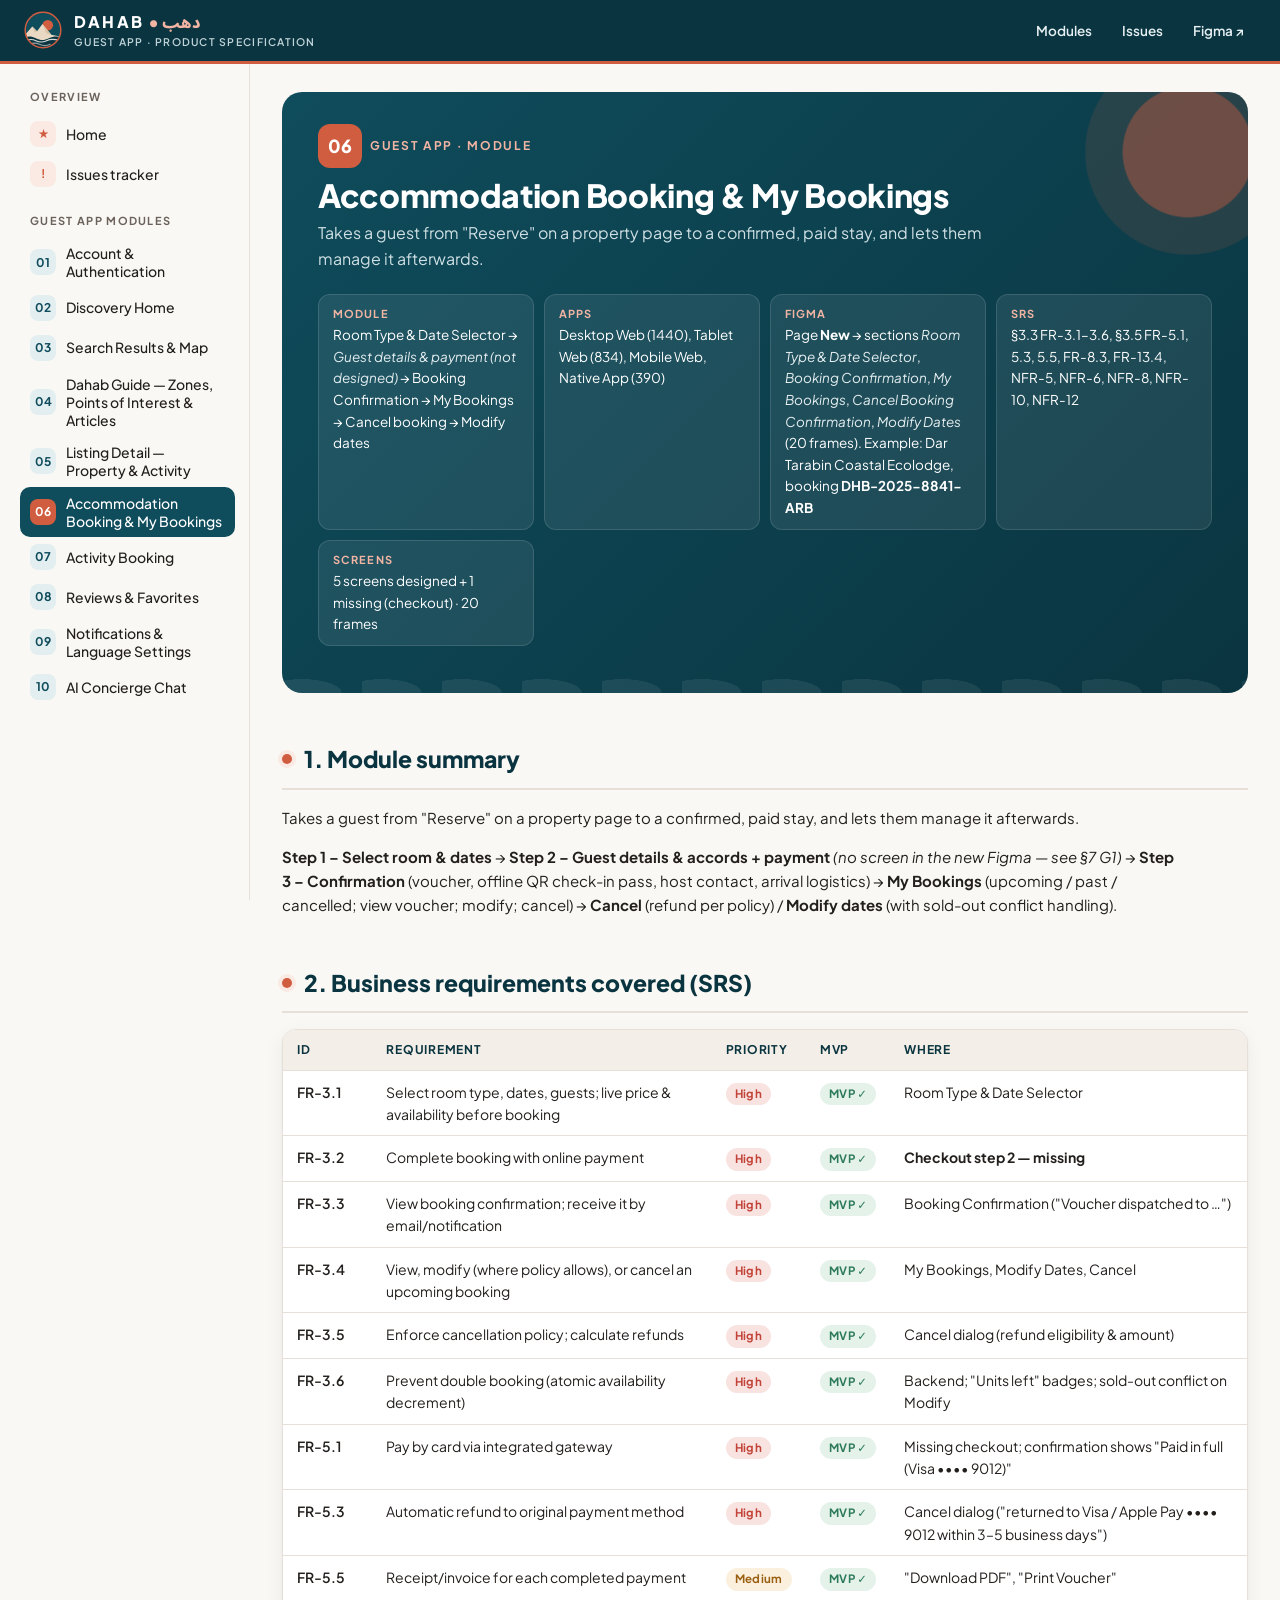
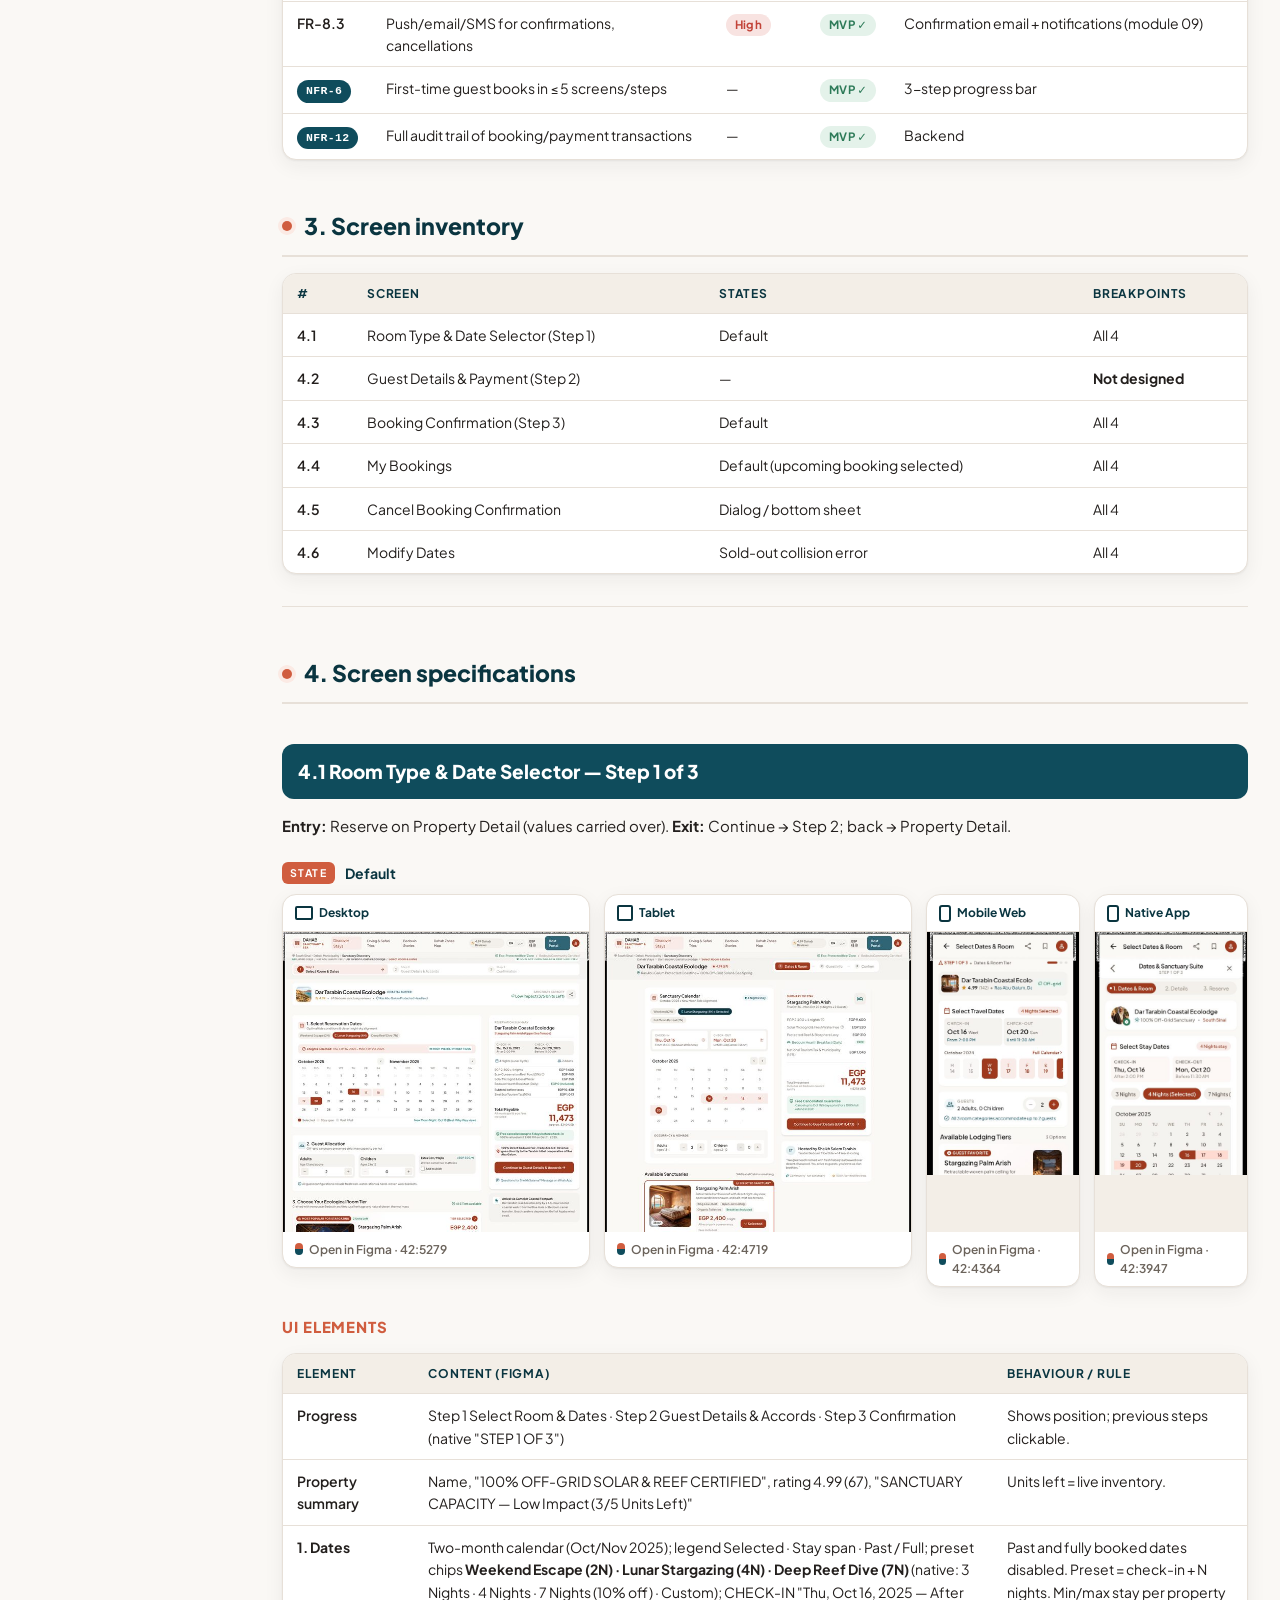
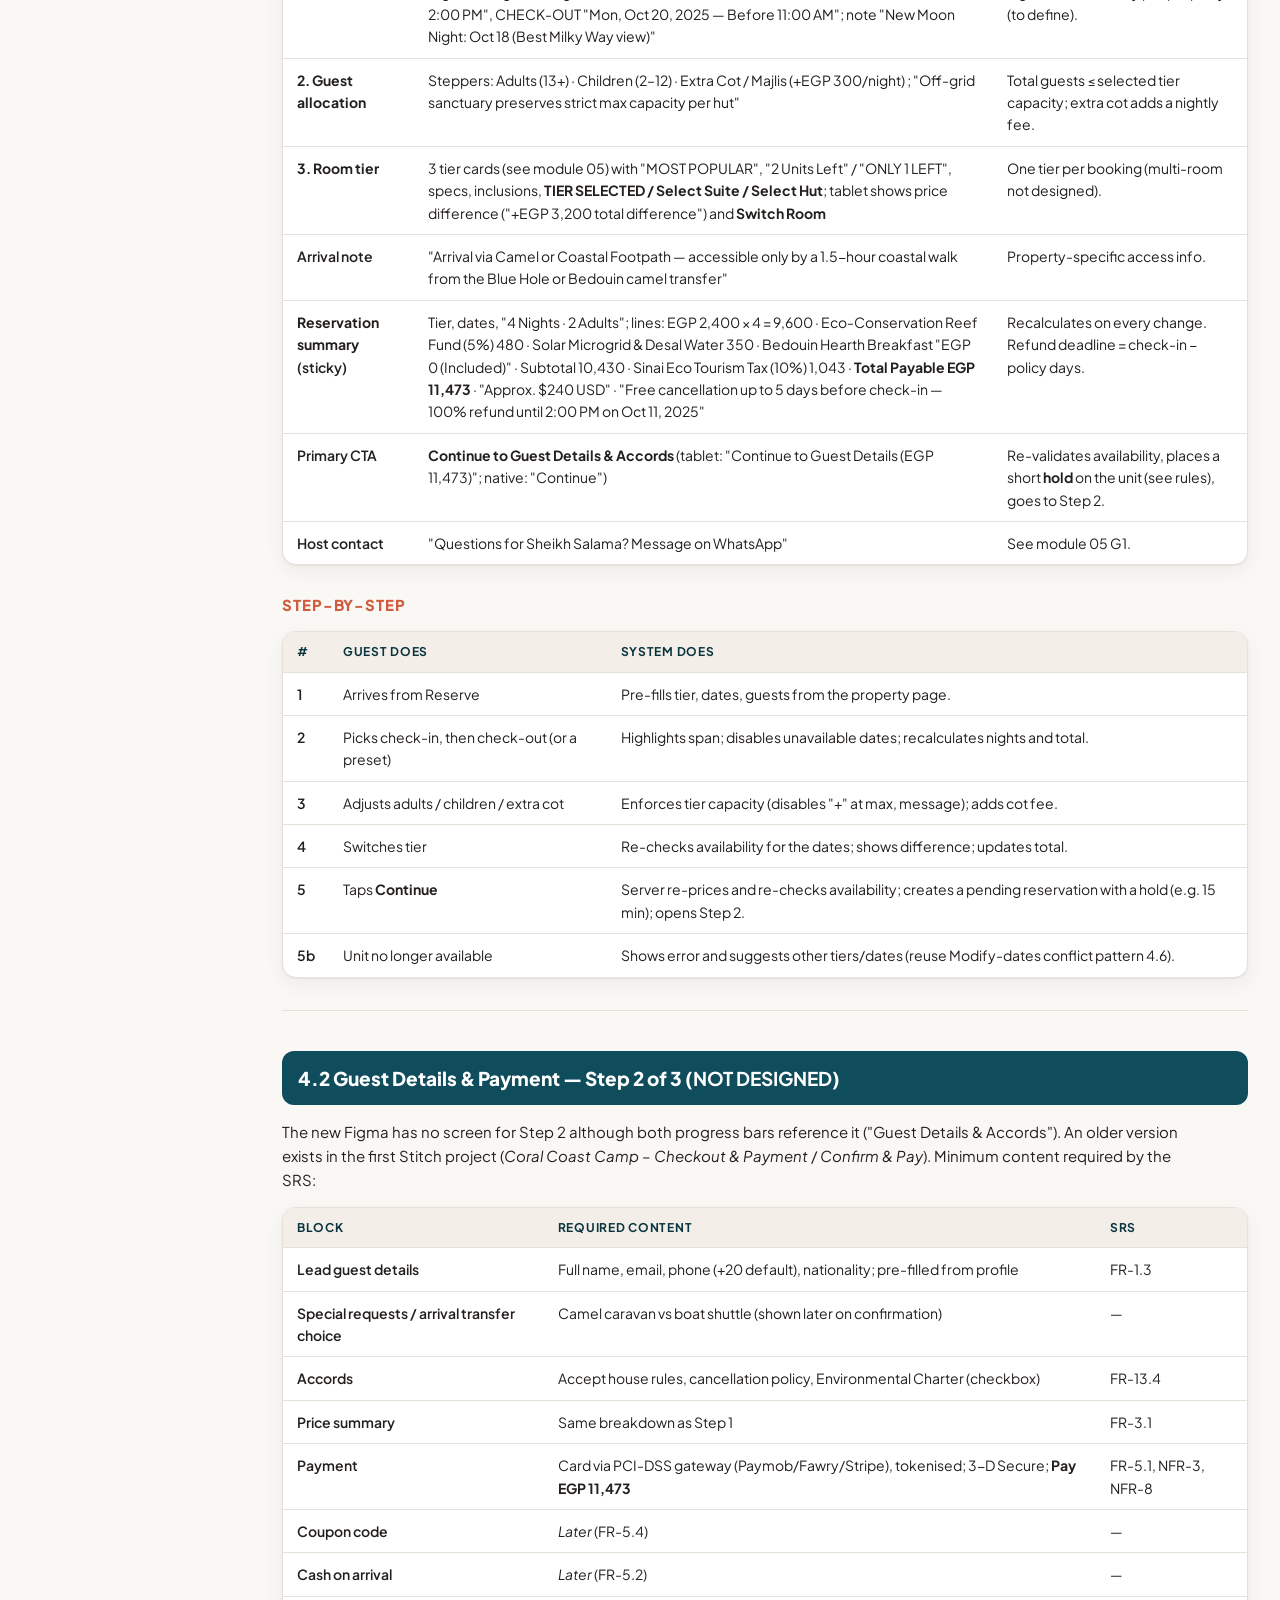
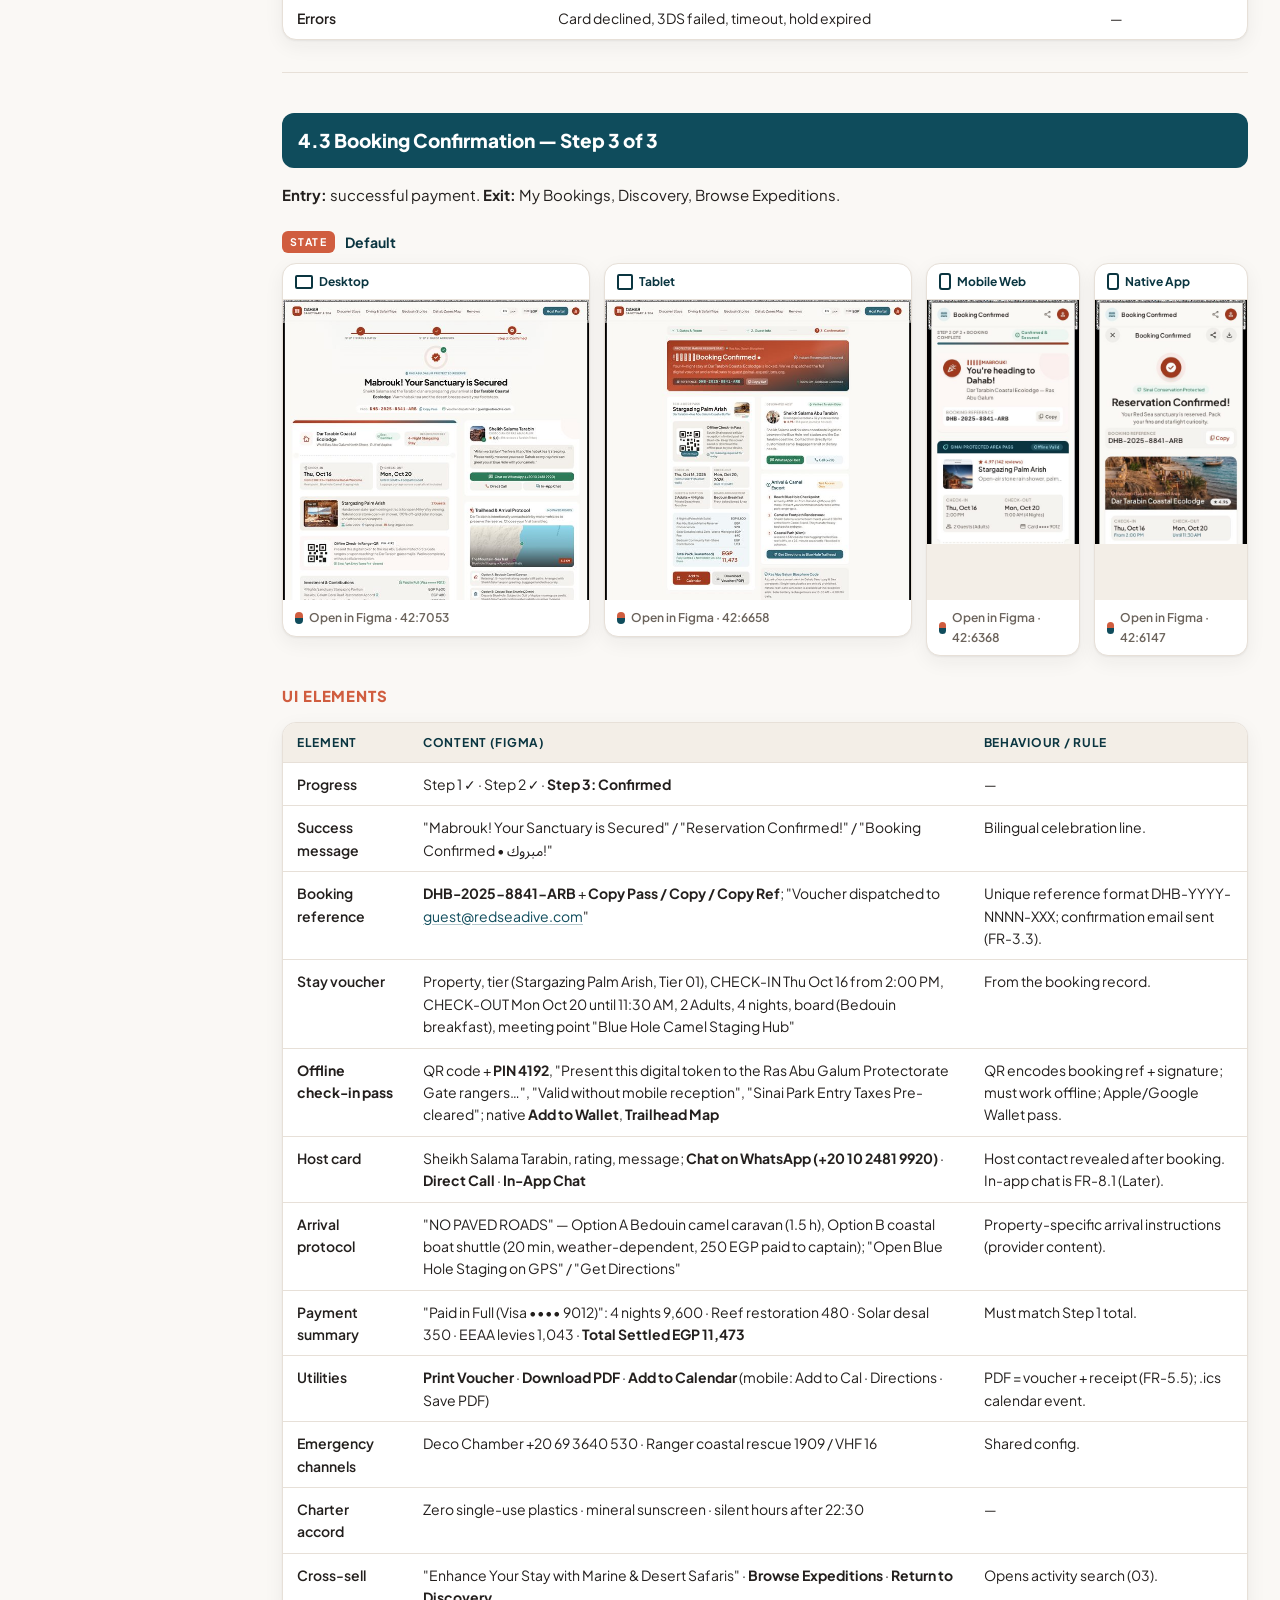
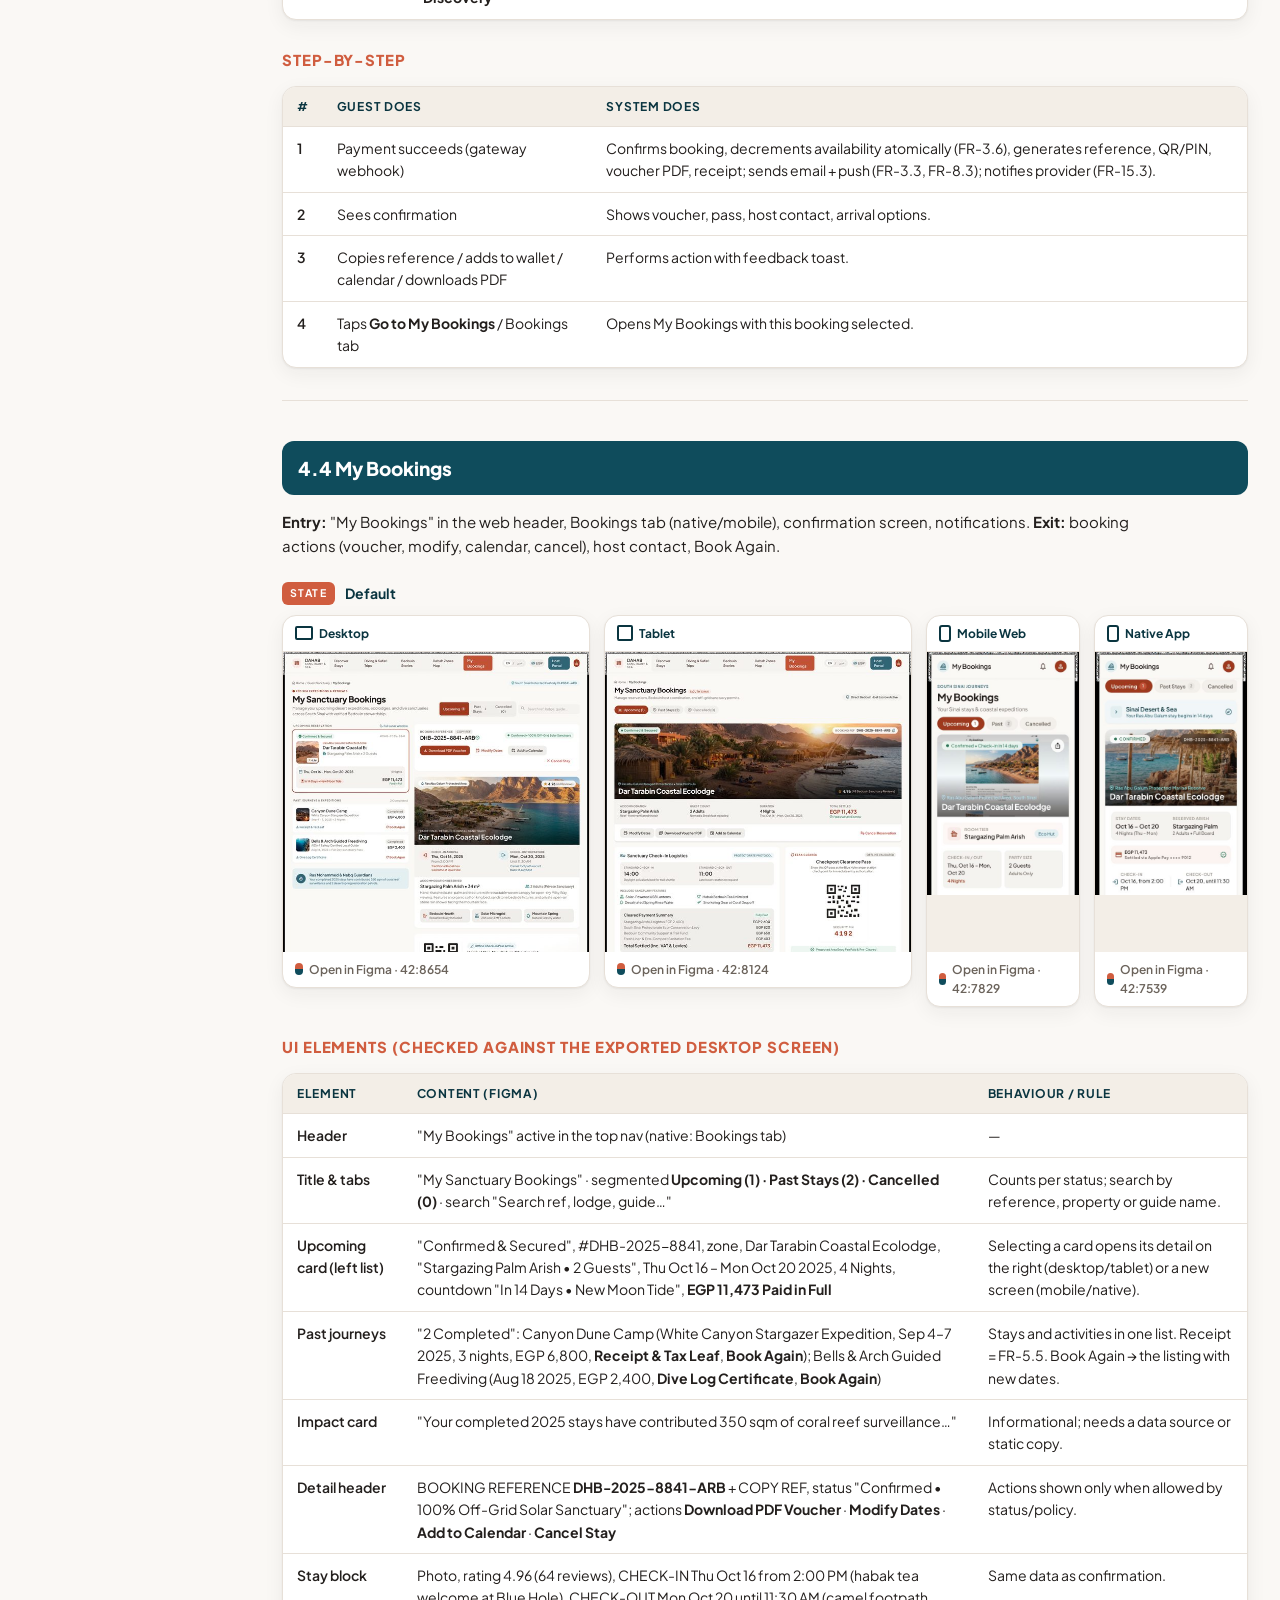
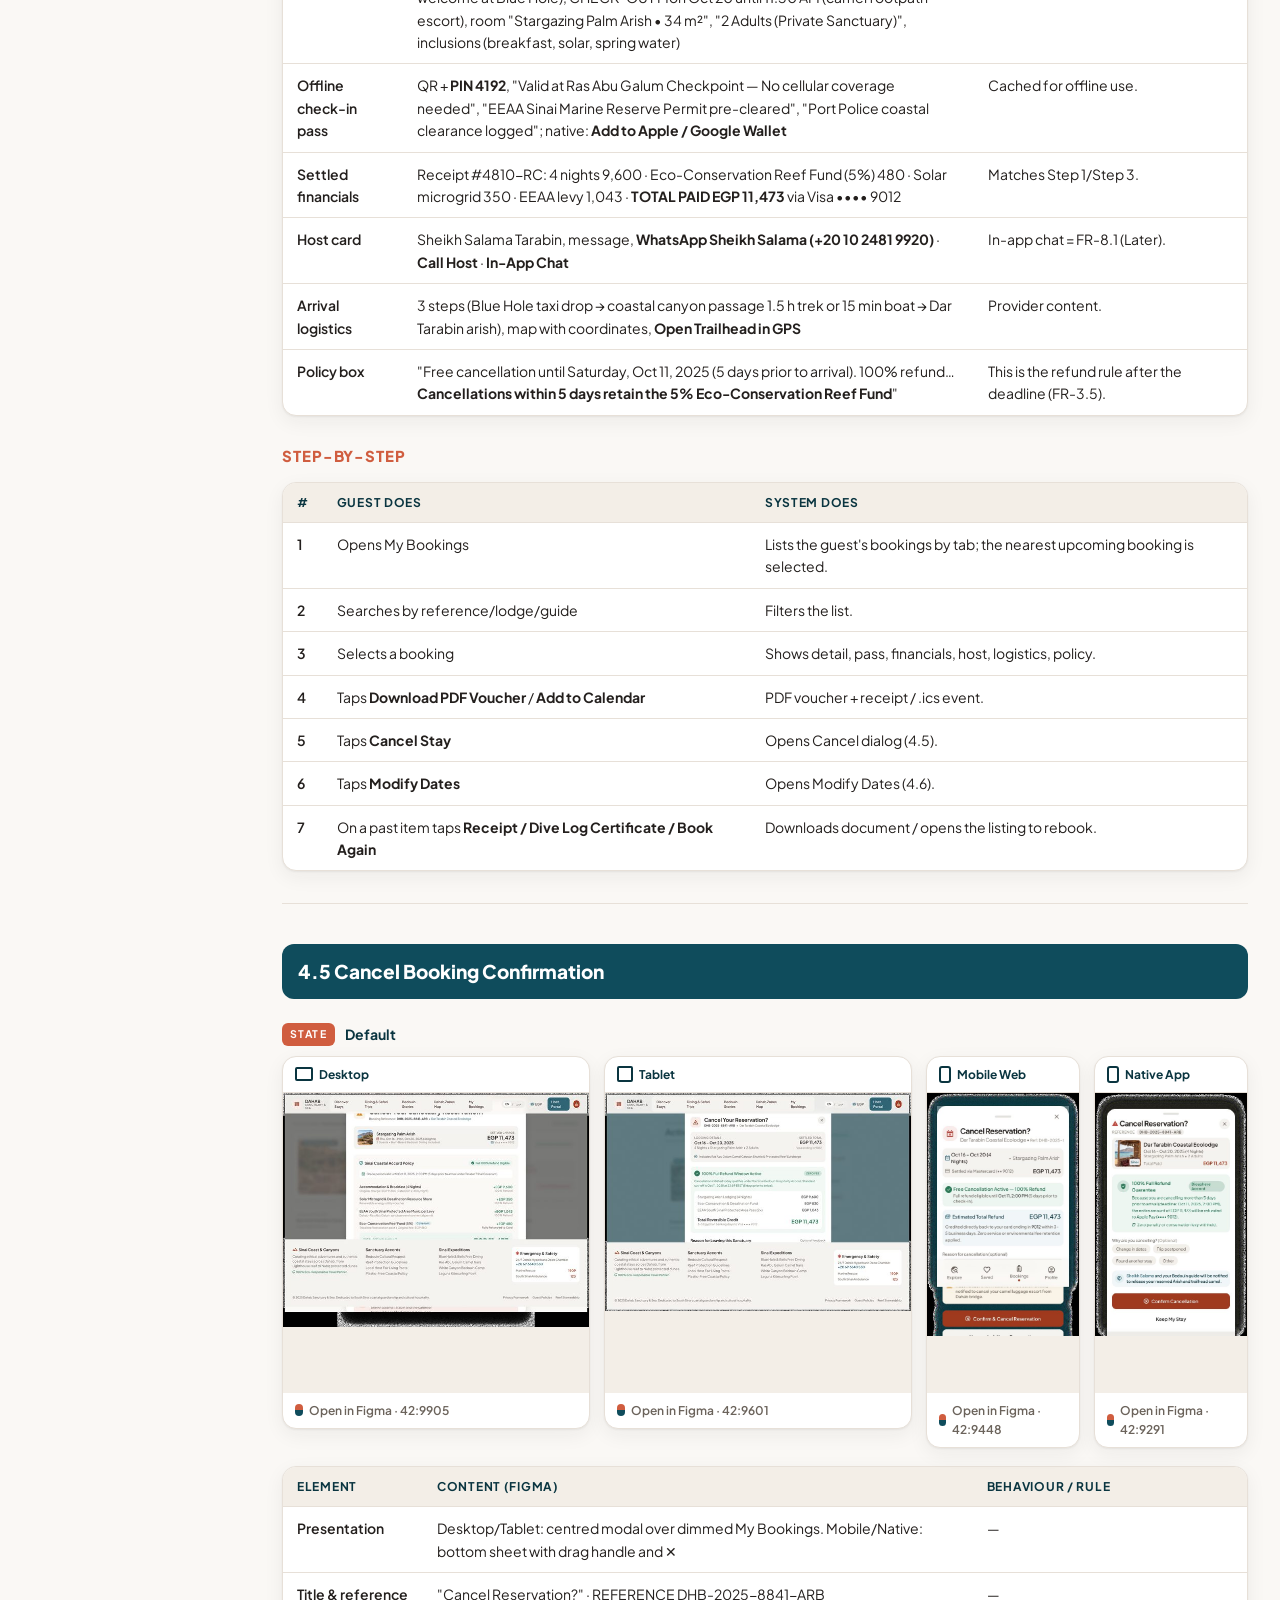
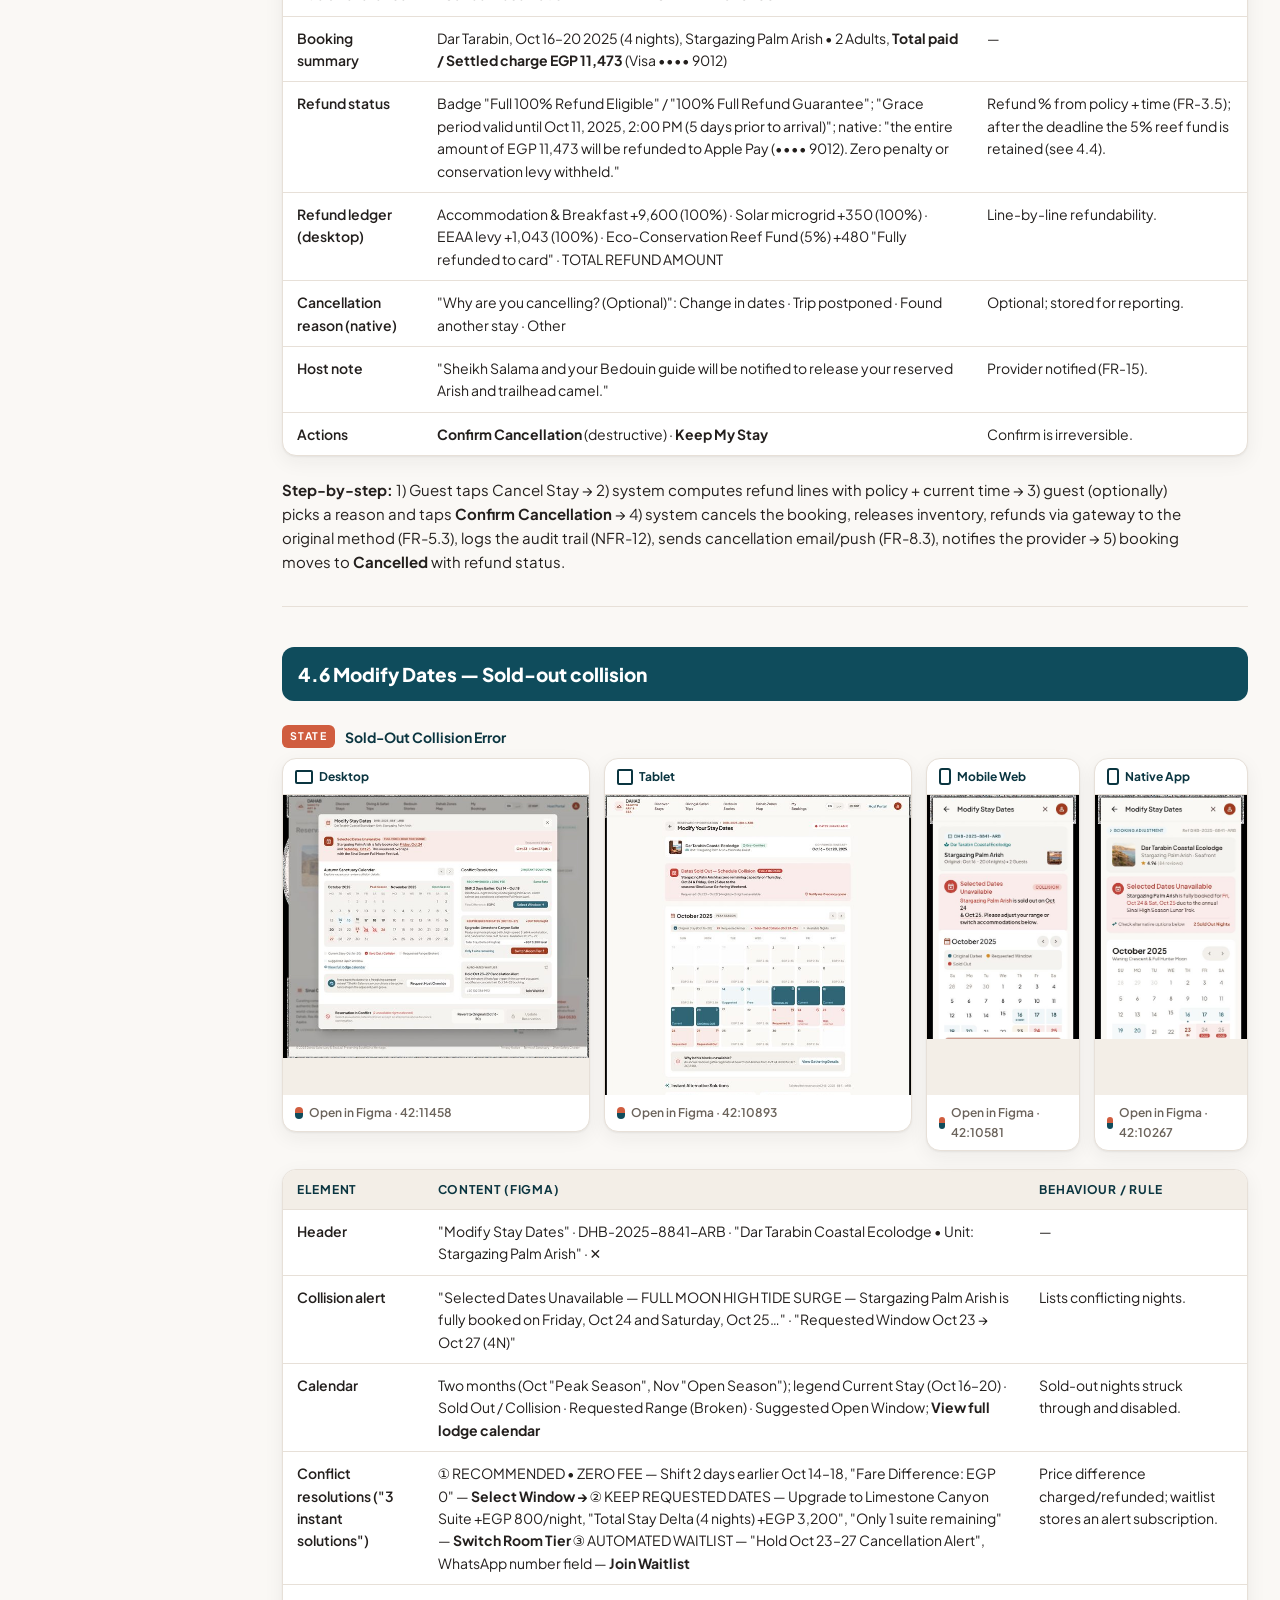
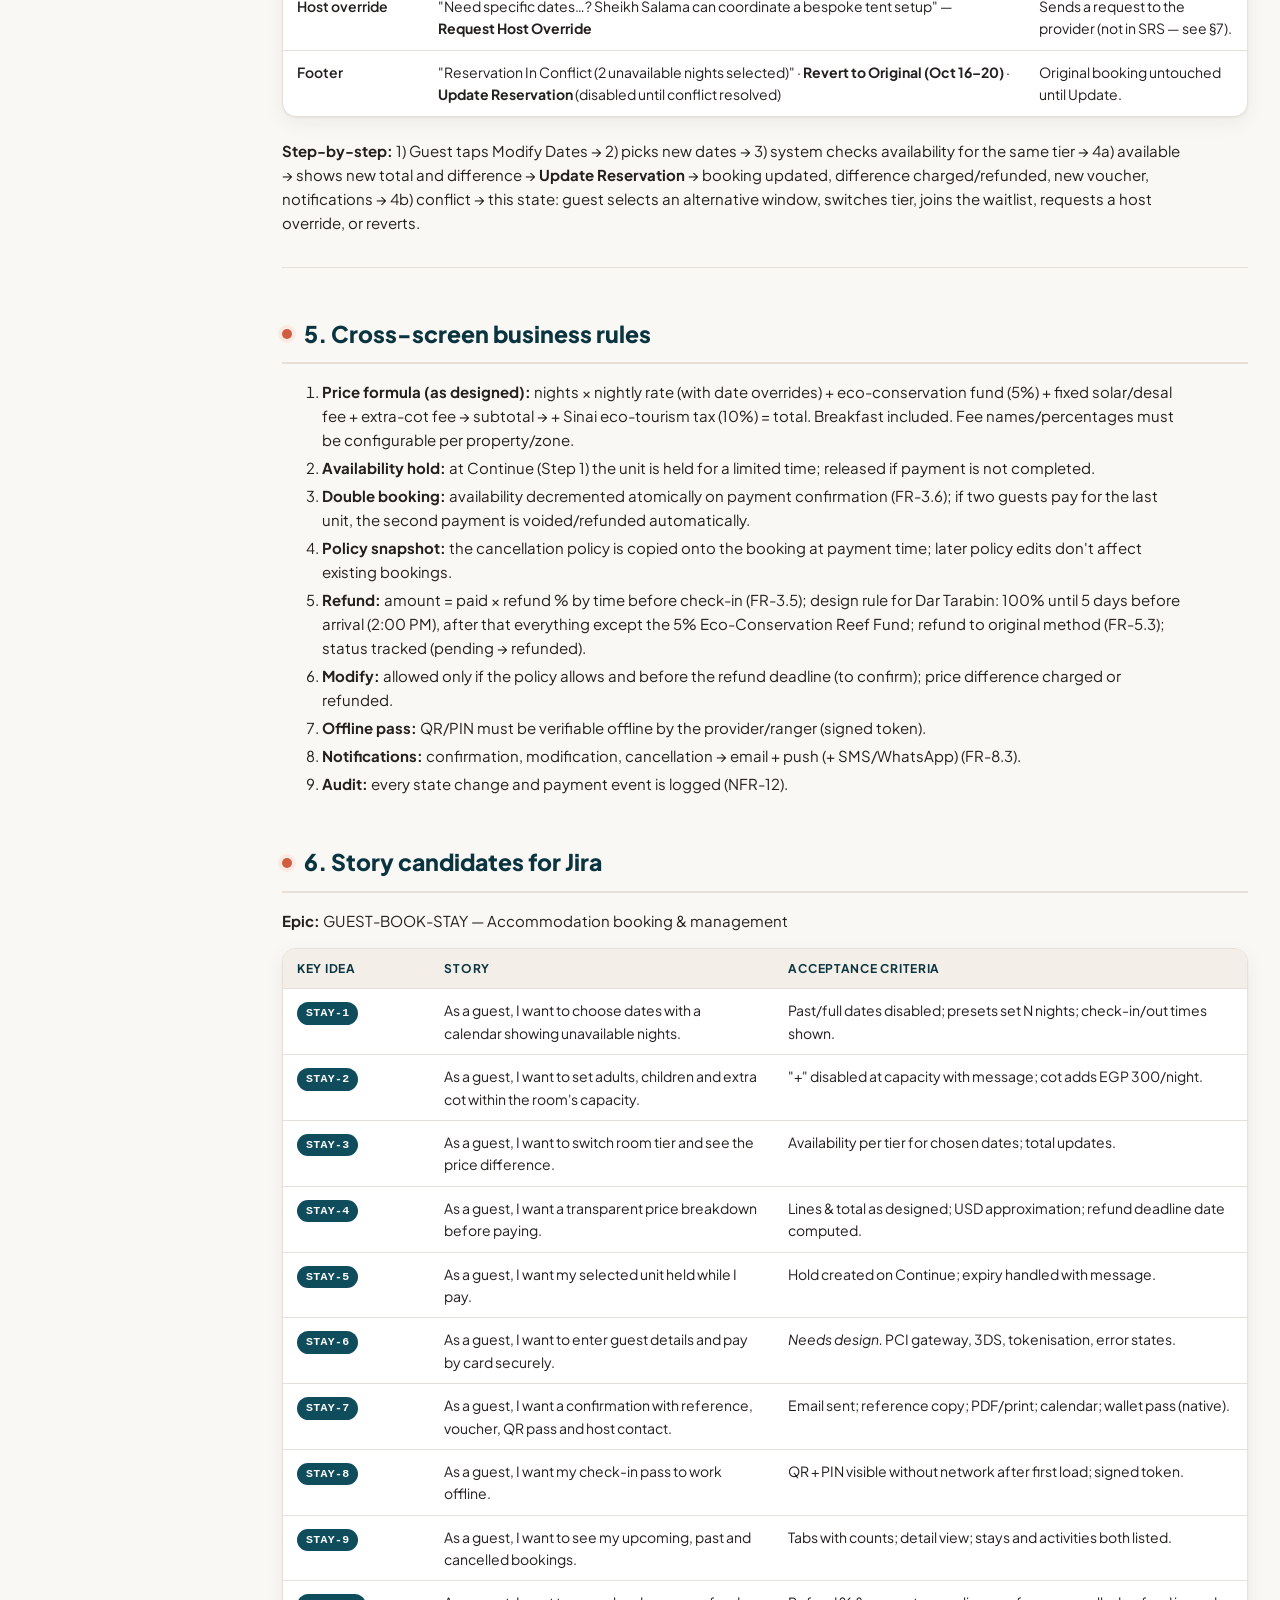
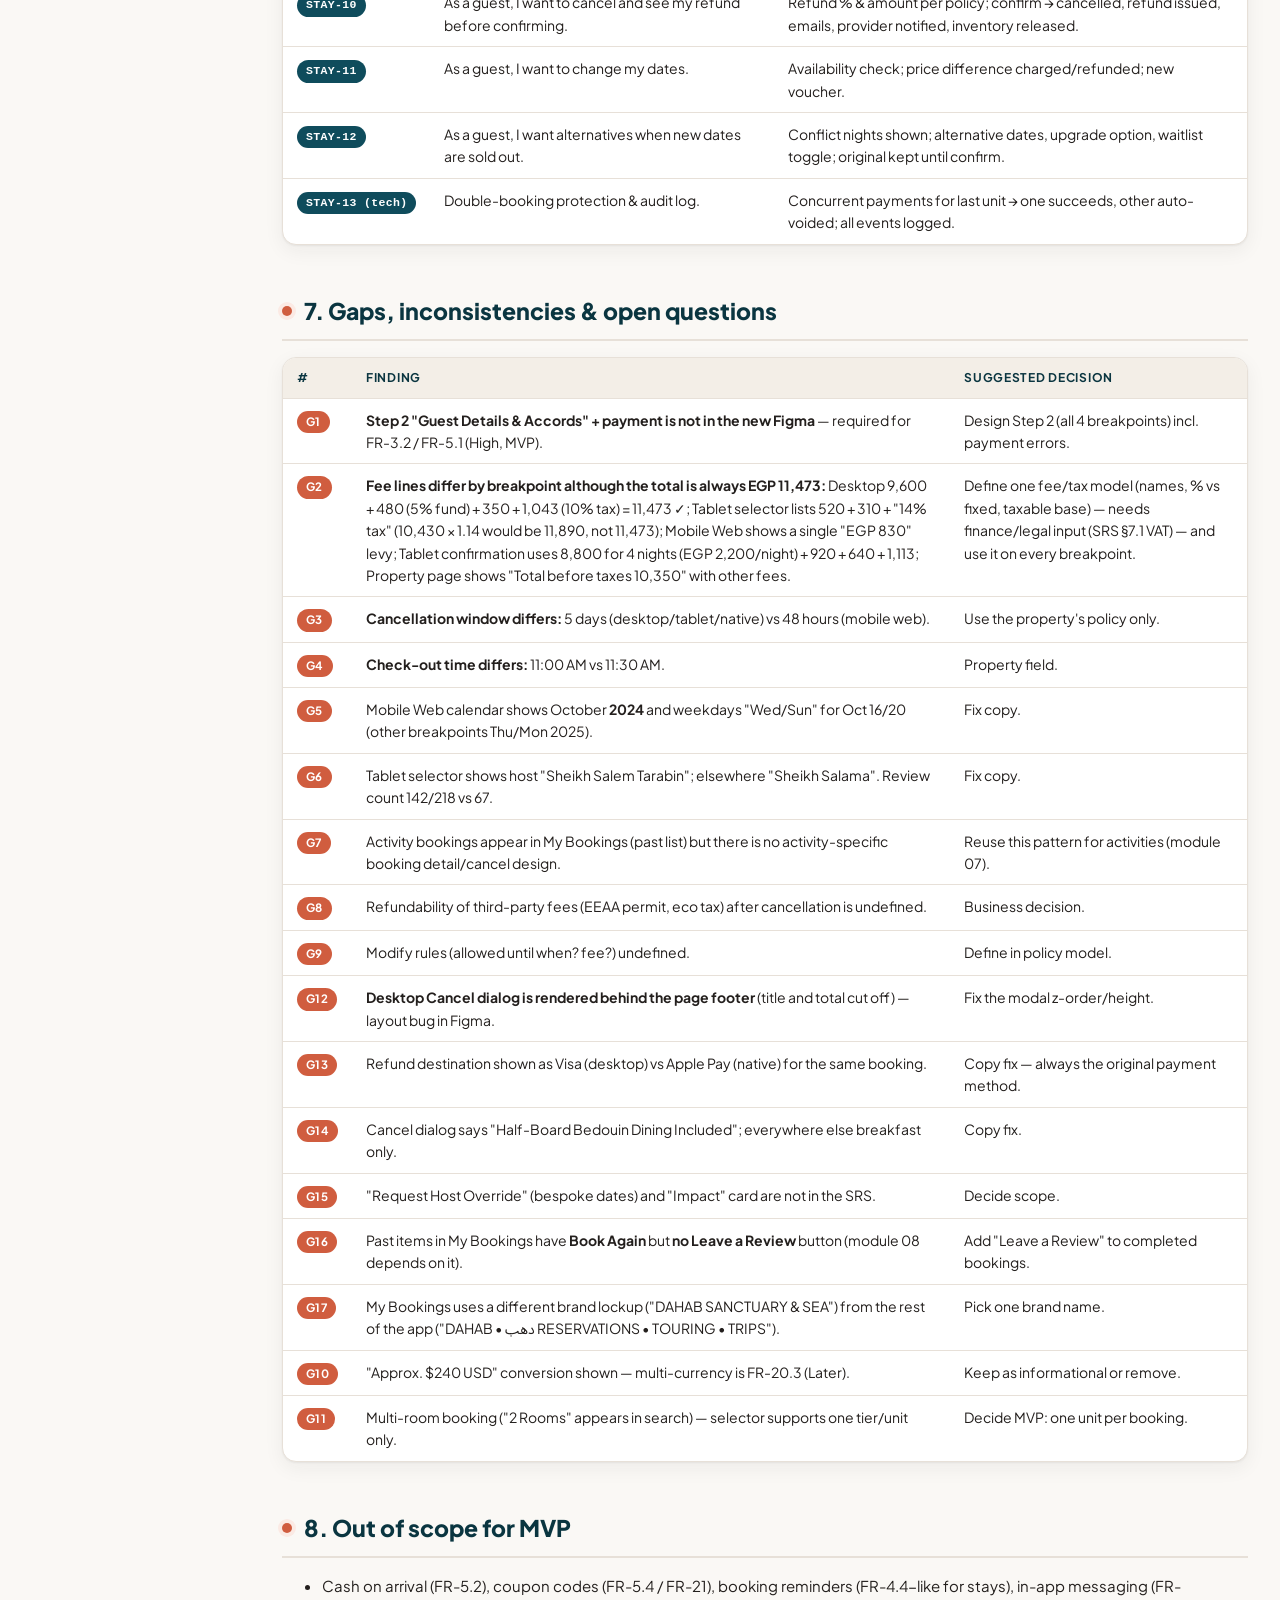
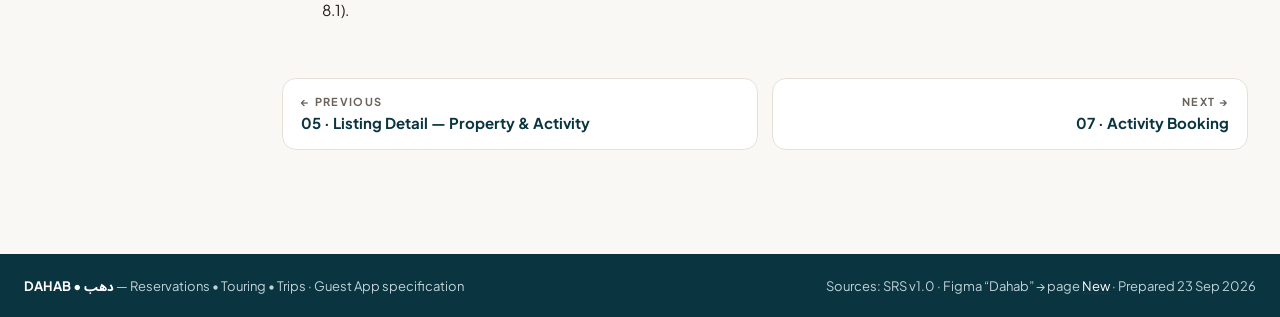
<file: 06-accommodation-booking-and-my-bookings.html>
<!doctype html>
<html lang="en">
<head>
<meta charset="utf-8">
<meta name="viewport" content="width=device-width, initial-scale=1">
<title>06 Accommodation Booking &amp; My Bookings · Dahab Guest App Specs</title>
<link rel="icon" href="assets/logo.svg" type="image/svg+xml">
<link rel="preconnect" href="https://fonts.googleapis.com">
<link rel="preconnect" href="https://fonts.gstatic.com" crossorigin>
<link href="https://fonts.googleapis.com/css2?family=Plus+Jakarta+Sans:wght@400;500;600;700;800&family=Noto+Sans+Arabic:wght@400;600;700&display=swap" rel="stylesheet">
<link rel="stylesheet" href="assets/style.css">
</head>
<body>
<header class="topbar">
  <label for="nav-toggle" class="nav-btn" aria-label="Menu"><span></span><span></span><span></span></label>
  <a class="brand" href="index.html">
    <img src="assets/logo.svg" alt="">
    <span><span class="brand-name">DAHAB<span class="ar">• دهب</span></span>
    <span class="brand-sub">Guest App · Product Specification</span></span>
  </a>
  <nav class="topbar-links">
    <a href="index.html">Modules</a>
    <a href="issues.html">Issues</a>
    <a href="https://www.figma.com/design/JeROg9VP2nDmcMHfGjXmLy/Dahab?node-id=16-2" target="_blank" rel="noopener">Figma ↗</a>
  </nav>
</header>
<input type="checkbox" id="nav-toggle">
<div class="layout">
<nav class="sidebar"><div class="side-label">Overview</div><ul><li><a href="index.html"><span class="num alt">★</span>Home</a></li><li><a href="issues.html"><span class="num alt">!</span>Issues tracker</a></li></ul><div class="side-label">Guest app modules</div><ul><li><a href="01-account-authentication.html"><span class="num">01</span>Account &amp; Authentication</a></li><li><a href="02-discovery-home.html"><span class="num">02</span>Discovery Home</a></li><li><a href="03-search-results-and-map.html"><span class="num">03</span>Search Results &amp; Map</a></li><li><a href="04-dahab-guide-zones-pois-articles.html"><span class="num">04</span>Dahab Guide — Zones, Points of Interest &amp; Articles</a></li><li><a href="05-listing-detail-property-activity.html"><span class="num">05</span>Listing Detail — Property &amp; Activity</a></li><li><a href="06-accommodation-booking-and-my-bookings.html" class=active><span class="num">06</span>Accommodation Booking &amp; My Bookings</a></li><li><a href="07-activity-booking.html"><span class="num">07</span>Activity Booking</a></li><li><a href="08-reviews-and-favorites.html"><span class="num">08</span>Reviews &amp; Favorites</a></li><li><a href="09-notifications-and-language.html"><span class="num">09</span>Notifications &amp; Language Settings</a></li><li><a href="10-ai-concierge.html"><span class="num">10</span>AI Concierge Chat</a></li></ul></nav>
<main class="content">
<section class="hero">
  <div class="eyebrow"><span class="hero-num">06</span> Guest App · Module</div>
  <h1>Accommodation Booking &amp; My Bookings</h1>
  <p class="lead">Takes a guest from "Reserve" on a property page to a confirmed, paid stay, and lets them manage it afterwards.</p>
  <dl class="meta"><div><dt>Module</dt><dd>Room Type &amp; Date Selector → <em>Guest details &amp; payment (not designed)</em> → Booking Confirmation → My Bookings → Cancel booking → Modify dates</dd></div><div><dt>Apps</dt><dd>Desktop Web (1440), Tablet Web (834), Mobile Web, Native App (390)</dd></div><div><dt>Figma</dt><dd>Page <b>New</b> → sections <em>Room Type &amp; Date Selector</em>, <em>Booking Confirmation</em>, <em>My Bookings</em>, <em>Cancel Booking Confirmation</em>, <em>Modify Dates</em> (20 frames). Example: Dar Tarabin Coastal Ecolodge, booking <b>DHB-2025-8841-ARB</b></dd></div><div><dt>SRS</dt><dd>§3.3 FR-3.1–3.6, §3.5 FR-5.1, 5.3, 5.5, FR-8.3, FR-13.4, NFR-5, NFR-6, NFR-8, NFR-10, NFR-12</dd></div><div><dt>Screens</dt><dd>5 screens designed + 1 missing (checkout) · 20 frames</dd></div></dl>
  <div class="hero-waves"></div>
</section><article class="doc"><h2 id="1-module-summary">1. Module summary</h2>
<p>Takes a guest from "Reserve" on a property page to a confirmed, paid stay, and lets them manage it afterwards.</p>
<p><strong>Step 1 – Select room &amp; dates</strong> → <strong>Step 2 – Guest details &amp; accords + payment</strong> <em>(no screen in the new Figma — see §7 G1)</em> → <strong>Step 3 – Confirmation</strong> (voucher, offline QR check-in pass, host contact, arrival logistics) → <strong>My Bookings</strong> (upcoming / past / cancelled; view voucher; modify; cancel) → <strong>Cancel</strong> (refund per policy) / <strong>Modify dates</strong> (with sold-out conflict handling).</p>
<h2 id="2-business-requirements-covered-srs">2. Business requirements covered (SRS)</h2>
<div class="table-wrap"><table>
<thead>
<tr class="header">
<th>ID</th>
<th>Requirement</th>
<th>Priority</th>
<th>MVP</th>
<th>Where</th>
</tr>
</thead>
<tbody>
<tr class="odd">
<td>FR-3.1</td>
<td>Select room type, dates, guests; live price &amp; availability before booking</td>
<td><span class="badge b-high">High</span></td>
<td><span class="badge b-mvp">MVP ✓</span></td>
<td>Room Type &amp; Date Selector</td>
</tr>
<tr class="even">
<td>FR-3.2</td>
<td>Complete booking with online payment</td>
<td><span class="badge b-high">High</span></td>
<td><span class="badge b-mvp">MVP ✓</span></td>
<td><strong>Checkout step 2 — missing</strong></td>
</tr>
<tr class="odd">
<td>FR-3.3</td>
<td>View booking confirmation; receive it by email/notification</td>
<td><span class="badge b-high">High</span></td>
<td><span class="badge b-mvp">MVP ✓</span></td>
<td>Booking Confirmation ("Voucher dispatched to …")</td>
</tr>
<tr class="even">
<td>FR-3.4</td>
<td>View, modify (where policy allows), or cancel an upcoming booking</td>
<td><span class="badge b-high">High</span></td>
<td><span class="badge b-mvp">MVP ✓</span></td>
<td>My Bookings, Modify Dates, Cancel</td>
</tr>
<tr class="odd">
<td>FR-3.5</td>
<td>Enforce cancellation policy; calculate refunds</td>
<td><span class="badge b-high">High</span></td>
<td><span class="badge b-mvp">MVP ✓</span></td>
<td>Cancel dialog (refund eligibility &amp; amount)</td>
</tr>
<tr class="even">
<td>FR-3.6</td>
<td>Prevent double booking (atomic availability decrement)</td>
<td><span class="badge b-high">High</span></td>
<td><span class="badge b-mvp">MVP ✓</span></td>
<td>Backend; "Units left" badges; sold-out conflict on Modify</td>
</tr>
<tr class="odd">
<td>FR-5.1</td>
<td>Pay by card via integrated gateway</td>
<td><span class="badge b-high">High</span></td>
<td><span class="badge b-mvp">MVP ✓</span></td>
<td>Missing checkout; confirmation shows "Paid in full (Visa •••• 9012)"</td>
</tr>
<tr class="even">
<td>FR-5.3</td>
<td>Automatic refund to original payment method</td>
<td><span class="badge b-high">High</span></td>
<td><span class="badge b-mvp">MVP ✓</span></td>
<td>Cancel dialog ("returned to Visa / Apple Pay •••• 9012 within 3–5 business days")</td>
</tr>
<tr class="odd">
<td>FR-5.5</td>
<td>Receipt/invoice for each completed payment</td>
<td><span class="badge b-medium">Medium</span></td>
<td><span class="badge b-mvp">MVP ✓</span></td>
<td>"Download PDF", "Print Voucher"</td>
</tr>
<tr class="even">
<td>FR-8.3</td>
<td>Push/email/SMS for confirmations, cancellations</td>
<td><span class="badge b-high">High</span></td>
<td><span class="badge b-mvp">MVP ✓</span></td>
<td>Confirmation email + notifications (module 09)</td>
</tr>
<tr class="odd">
<td><span class="badge b-key">NFR-6</span></td>
<td>First-time guest books in ≤ 5 screens/steps</td>
<td>—</td>
<td><span class="badge b-mvp">MVP ✓</span></td>
<td>3-step progress bar</td>
</tr>
<tr class="even">
<td><span class="badge b-key">NFR-12</span></td>
<td>Full audit trail of booking/payment transactions</td>
<td>—</td>
<td><span class="badge b-mvp">MVP ✓</span></td>
<td>Backend</td>
</tr>
</tbody>
</table></div>
<h2 id="3-screen-inventory">3. Screen inventory</h2>
<div class="table-wrap"><table>
<thead>
<tr class="header">
<th>#</th>
<th>Screen</th>
<th>States</th>
<th>Breakpoints</th>
</tr>
</thead>
<tbody>
<tr class="odd">
<td>4.1</td>
<td>Room Type &amp; Date Selector (Step 1)</td>
<td>Default</td>
<td>All 4</td>
</tr>
<tr class="even">
<td>4.2</td>
<td>Guest Details &amp; Payment (Step 2)</td>
<td>—</td>
<td><strong>Not designed</strong></td>
</tr>
<tr class="odd">
<td>4.3</td>
<td>Booking Confirmation (Step 3)</td>
<td>Default</td>
<td>All 4</td>
</tr>
<tr class="even">
<td>4.4</td>
<td>My Bookings</td>
<td>Default (upcoming booking selected)</td>
<td>All 4</td>
</tr>
<tr class="odd">
<td>4.5</td>
<td>Cancel Booking Confirmation</td>
<td>Dialog / bottom sheet</td>
<td>All 4</td>
</tr>
<tr class="even">
<td>4.6</td>
<td>Modify Dates</td>
<td>Sold-out collision error</td>
<td>All 4</td>
</tr>
</tbody>
</table></div>
<hr />
<h2 id="4-screen-specifications">4. Screen specifications</h2>
<h3 id="41-room-type--date-selector--step-1-of-3">4.1 Room Type &amp; Date Selector — Step 1 of 3</h3>
<p><strong>Entry:</strong> Reserve on Property Detail (values carried over). <strong>Exit:</strong> Continue → Step 2; back → Property Detail.</p>
<div class="state-title">Default</div>
<div class="shot-grid" style="grid-template-columns:2fr 2fr 1fr 1fr">
<figure class="shot bp-desktop"><figcaption><span class="bp-ico">Desktop</span></figcaption><a class="frame" href="images/42-5279.png" target="_blank" rel="noopener"><img loading="lazy" src="images/thumbs/42-5279.jpg" alt="Default – Desktop"></a><a class="figma" href="https://www.figma.com/design/JeROg9VP2nDmcMHfGjXmLy/Dahab?node-id=42-5279" target="_blank" rel="noopener">Open in Figma · 42:5279</a></figure>
<figure class="shot bp-tablet"><figcaption><span class="bp-ico">Tablet</span></figcaption><a class="frame" href="images/42-4719.png" target="_blank" rel="noopener"><img loading="lazy" src="images/thumbs/42-4719.jpg" alt="Default – Tablet"></a><a class="figma" href="https://www.figma.com/design/JeROg9VP2nDmcMHfGjXmLy/Dahab?node-id=42-4719" target="_blank" rel="noopener">Open in Figma · 42:4719</a></figure>
<figure class="shot bp-mobile"><figcaption><span class="bp-ico">Mobile Web</span></figcaption><a class="frame" href="images/42-4364.png" target="_blank" rel="noopener"><img loading="lazy" src="images/thumbs/42-4364.jpg" alt="Default – Mobile Web"></a><a class="figma" href="https://www.figma.com/design/JeROg9VP2nDmcMHfGjXmLy/Dahab?node-id=42-4364" target="_blank" rel="noopener">Open in Figma · 42:4364</a></figure>
<figure class="shot bp-native"><figcaption><span class="bp-ico">Native App</span></figcaption><a class="frame" href="images/42-3947.png" target="_blank" rel="noopener"><img loading="lazy" src="images/thumbs/42-3947.jpg" alt="Default – Native App"></a><a class="figma" href="https://www.figma.com/design/JeROg9VP2nDmcMHfGjXmLy/Dahab?node-id=42-3947" target="_blank" rel="noopener">Open in Figma · 42:3947</a></figure>
</div>

<h4 id="ui-elements">UI elements</h4>
<div class="table-wrap"><table>
<thead>
<tr class="header">
<th>Element</th>
<th>Content (Figma)</th>
<th>Behaviour / rule</th>
</tr>
</thead>
<tbody>
<tr class="odd">
<td>Progress</td>
<td>Step 1 Select Room &amp; Dates · Step 2 Guest Details &amp; Accords · Step 3 Confirmation (native "STEP 1 OF 3")</td>
<td>Shows position; previous steps clickable.</td>
</tr>
<tr class="even">
<td>Property summary</td>
<td>Name, "100% OFF-GRID SOLAR &amp; REEF CERTIFIED", rating 4.99 (67), "SANCTUARY CAPACITY — Low Impact (3/5 Units Left)"</td>
<td>Units left = live inventory.</td>
</tr>
<tr class="odd">
<td><strong>1. Dates</strong></td>
<td>Two-month calendar (Oct/Nov 2025); legend Selected · Stay span · Past / Full; preset chips <strong>Weekend Escape (2N) · Lunar Stargazing (4N) · Deep Reef Dive (7N)</strong> (native: 3 Nights · 4 Nights · 7 Nights (10% off) · Custom); CHECK-IN "Thu, Oct 16, 2025 — After 2:00 PM", CHECK-OUT "Mon, Oct 20, 2025 — Before 11:00 AM"; note "New Moon Night: Oct 18 (Best Milky Way view)"</td>
<td>Past and fully booked dates disabled. Preset = check-in + N nights. Min/max stay per property (to define).</td>
</tr>
<tr class="even">
<td><strong>2. Guest allocation</strong></td>
<td>Steppers: Adults (13+) · Children (2–12) · Extra Cot / Majlis (+EGP 300/night) ; "Off-grid sanctuary preserves strict max capacity per hut"</td>
<td>Total guests ≤ selected tier capacity; extra cot adds a nightly fee.</td>
</tr>
<tr class="odd">
<td><strong>3. Room tier</strong></td>
<td>3 tier cards (see module 05) with "MOST POPULAR", "2 Units Left" / "ONLY 1 LEFT", specs, inclusions, <strong>TIER SELECTED / Select Suite / Select Hut</strong>; tablet shows price difference ("+EGP 3,200 total difference") and <strong>Switch Room</strong></td>
<td>One tier per booking (multi-room not designed).</td>
</tr>
<tr class="even">
<td>Arrival note</td>
<td>"Arrival via Camel or Coastal Footpath — accessible only by a 1.5-hour coastal walk from the Blue Hole or Bedouin camel transfer"</td>
<td>Property-specific access info.</td>
</tr>
<tr class="odd">
<td><strong>Reservation summary</strong> (sticky)</td>
<td>Tier, dates, "4 Nights · 2 Adults"; lines: EGP 2,400 × 4 = 9,600 · Eco-Conservation Reef Fund (5%) 480 · Solar Microgrid &amp; Desal Water 350 · Bedouin Hearth Breakfast "EGP 0 (Included)" · Subtotal 10,430 · Sinai Eco Tourism Tax (10%) 1,043 · <strong>Total Payable EGP 11,473</strong> · "Approx. $240 USD" · "Free cancellation up to 5 days before check-in — 100% refund until 2:00 PM on Oct 11, 2025"</td>
<td>Recalculates on every change. Refund deadline = check-in − policy days.</td>
</tr>
<tr class="even">
<td>Primary CTA</td>
<td><strong>Continue to Guest Details &amp; Accords</strong> (tablet: "Continue to Guest Details (EGP 11,473)"; native: "Continue")</td>
<td>Re-validates availability, places a short <strong>hold</strong> on the unit (see rules), goes to Step 2.</td>
</tr>
<tr class="odd">
<td>Host contact</td>
<td>"Questions for Sheikh Salama? Message on WhatsApp"</td>
<td>See module 05 G1.</td>
</tr>
</tbody>
</table></div>
<h4 id="step-by-step">Step-by-step</h4>
<div class="table-wrap"><table>
<thead>
<tr class="header">
<th>#</th>
<th>Guest does</th>
<th>System does</th>
</tr>
</thead>
<tbody>
<tr class="odd">
<td>1</td>
<td>Arrives from Reserve</td>
<td>Pre-fills tier, dates, guests from the property page.</td>
</tr>
<tr class="even">
<td>2</td>
<td>Picks check-in, then check-out (or a preset)</td>
<td>Highlights span; disables unavailable dates; recalculates nights and total.</td>
</tr>
<tr class="odd">
<td>3</td>
<td>Adjusts adults / children / extra cot</td>
<td>Enforces tier capacity (disables "+" at max, message); adds cot fee.</td>
</tr>
<tr class="even">
<td>4</td>
<td>Switches tier</td>
<td>Re-checks availability for the dates; shows difference; updates total.</td>
</tr>
<tr class="odd">
<td>5</td>
<td>Taps <strong>Continue</strong></td>
<td>Server re-prices and re-checks availability; creates a pending reservation with a hold (e.g. 15 min); opens Step 2.</td>
</tr>
<tr class="even">
<td>5b</td>
<td>Unit no longer available</td>
<td>Shows error and suggests other tiers/dates (reuse Modify-dates conflict pattern 4.6).</td>
</tr>
</tbody>
</table></div>
<hr />
<h3 id="42-guest-details--payment--step-2-of-3-not-designed">4.2 Guest Details &amp; Payment — Step 2 of 3 (<strong>NOT DESIGNED</strong>)</h3>
<p>The new Figma has no screen for Step 2 although both progress bars reference it ("Guest Details &amp; Accords"). An older version exists in the first Stitch project (<em>Coral Coast Camp – Checkout &amp; Payment</em> / <em>Confirm &amp; Pay</em>). Minimum content required by the SRS:</p>
<div class="table-wrap"><table>
<thead>
<tr class="header">
<th>Block</th>
<th>Required content</th>
<th>SRS</th>
</tr>
</thead>
<tbody>
<tr class="odd">
<td>Lead guest details</td>
<td>Full name, email, phone (+20 default), nationality; pre-filled from profile</td>
<td>FR-1.3</td>
</tr>
<tr class="even">
<td>Special requests / arrival transfer choice</td>
<td>Camel caravan vs boat shuttle (shown later on confirmation)</td>
<td>—</td>
</tr>
<tr class="odd">
<td>Accords</td>
<td>Accept house rules, cancellation policy, Environmental Charter (checkbox)</td>
<td>FR-13.4</td>
</tr>
<tr class="even">
<td>Price summary</td>
<td>Same breakdown as Step 1</td>
<td>FR-3.1</td>
</tr>
<tr class="odd">
<td>Payment</td>
<td>Card via PCI-DSS gateway (Paymob/Fawry/Stripe), tokenised; 3-D Secure; <strong>Pay EGP 11,473</strong></td>
<td>FR-5.1, NFR-3, NFR-8</td>
</tr>
<tr class="even">
<td>Coupon code</td>
<td><em>Later</em> (FR-5.4)</td>
<td>—</td>
</tr>
<tr class="odd">
<td>Cash on arrival</td>
<td><em>Later</em> (FR-5.2)</td>
<td>—</td>
</tr>
<tr class="even">
<td>Errors</td>
<td>Card declined, 3DS failed, timeout, hold expired</td>
<td>—</td>
</tr>
</tbody>
</table></div>
<hr />
<h3 id="43-booking-confirmation--step-3-of-3">4.3 Booking Confirmation — Step 3 of 3</h3>
<p><strong>Entry:</strong> successful payment. <strong>Exit:</strong> My Bookings, Discovery, Browse Expeditions.</p>
<div class="state-title">Default</div>
<div class="shot-grid" style="grid-template-columns:2fr 2fr 1fr 1fr">
<figure class="shot bp-desktop"><figcaption><span class="bp-ico">Desktop</span></figcaption><a class="frame" href="images/42-7053.png" target="_blank" rel="noopener"><img loading="lazy" src="images/thumbs/42-7053.jpg" alt="Default – Desktop"></a><a class="figma" href="https://www.figma.com/design/JeROg9VP2nDmcMHfGjXmLy/Dahab?node-id=42-7053" target="_blank" rel="noopener">Open in Figma · 42:7053</a></figure>
<figure class="shot bp-tablet"><figcaption><span class="bp-ico">Tablet</span></figcaption><a class="frame" href="images/42-6658.png" target="_blank" rel="noopener"><img loading="lazy" src="images/thumbs/42-6658.jpg" alt="Default – Tablet"></a><a class="figma" href="https://www.figma.com/design/JeROg9VP2nDmcMHfGjXmLy/Dahab?node-id=42-6658" target="_blank" rel="noopener">Open in Figma · 42:6658</a></figure>
<figure class="shot bp-mobile"><figcaption><span class="bp-ico">Mobile Web</span></figcaption><a class="frame" href="images/42-6368.png" target="_blank" rel="noopener"><img loading="lazy" src="images/thumbs/42-6368.jpg" alt="Default – Mobile Web"></a><a class="figma" href="https://www.figma.com/design/JeROg9VP2nDmcMHfGjXmLy/Dahab?node-id=42-6368" target="_blank" rel="noopener">Open in Figma · 42:6368</a></figure>
<figure class="shot bp-native"><figcaption><span class="bp-ico">Native App</span></figcaption><a class="frame" href="images/42-6147.png" target="_blank" rel="noopener"><img loading="lazy" src="images/thumbs/42-6147.jpg" alt="Default – Native App"></a><a class="figma" href="https://www.figma.com/design/JeROg9VP2nDmcMHfGjXmLy/Dahab?node-id=42-6147" target="_blank" rel="noopener">Open in Figma · 42:6147</a></figure>
</div>

<h4 id="ui-elements-1">UI elements</h4>
<div class="table-wrap"><table>
<thead>
<tr class="header">
<th>Element</th>
<th>Content (Figma)</th>
<th>Behaviour / rule</th>
</tr>
</thead>
<tbody>
<tr class="odd">
<td>Progress</td>
<td>Step 1 ✓ · Step 2 ✓ · <strong>Step 3: Confirmed</strong></td>
<td>—</td>
</tr>
<tr class="even">
<td>Success message</td>
<td>"Mabrouk! Your Sanctuary is Secured" / "Reservation Confirmed!" / "Booking Confirmed • مبروك!"</td>
<td>Bilingual celebration line.</td>
</tr>
<tr class="odd">
<td>Booking reference</td>
<td><strong>DHB-2025-8841-ARB</strong> + <strong>Copy Pass / Copy / Copy Ref</strong>; "Voucher dispatched to <a href="mailto:guest@redseadive.com">guest@redseadive.com</a>"</td>
<td>Unique reference format DHB-YYYY-NNNN-XXX; confirmation email sent (FR-3.3).</td>
</tr>
<tr class="even">
<td>Stay voucher</td>
<td>Property, tier (Stargazing Palm Arish, Tier 01), CHECK-IN Thu Oct 16 from 2:00 PM, CHECK-OUT Mon Oct 20 until 11:30 AM, 2 Adults, 4 nights, board (Bedouin breakfast), meeting point "Blue Hole Camel Staging Hub"</td>
<td>From the booking record.</td>
</tr>
<tr class="odd">
<td><strong>Offline check-in pass</strong></td>
<td>QR code + <strong>PIN 4192</strong>, "Present this digital token to the Ras Abu Galum Protectorate Gate rangers…", "Valid without mobile reception", "Sinai Park Entry Taxes Pre-cleared"; native <strong>Add to Wallet</strong>, <strong>Trailhead Map</strong></td>
<td>QR encodes booking ref + signature; must work offline; Apple/Google Wallet pass.</td>
</tr>
<tr class="even">
<td>Host card</td>
<td>Sheikh Salama Tarabin, rating, message; <strong>Chat on WhatsApp (+20 10 2481 9920)</strong> · <strong>Direct Call</strong> · <strong>In-App Chat</strong></td>
<td>Host contact revealed after booking. In-app chat is FR-8.1 (Later).</td>
</tr>
<tr class="odd">
<td>Arrival protocol</td>
<td>"NO PAVED ROADS" — Option A Bedouin camel caravan (1.5 h), Option B coastal boat shuttle (20 min, weather-dependent, 250 EGP paid to captain); "Open Blue Hole Staging on GPS" / "Get Directions"</td>
<td>Property-specific arrival instructions (provider content).</td>
</tr>
<tr class="even">
<td>Payment summary</td>
<td>"Paid in Full (Visa •••• 9012)": 4 nights 9,600 · Reef restoration 480 · Solar desal 350 · EEAA levies 1,043 · <strong>Total Settled EGP 11,473</strong></td>
<td>Must match Step 1 total.</td>
</tr>
<tr class="odd">
<td>Utilities</td>
<td><strong>Print Voucher</strong> · <strong>Download PDF</strong> · <strong>Add to Calendar</strong> (mobile: Add to Cal · Directions · Save PDF)</td>
<td>PDF = voucher + receipt (FR-5.5); .ics calendar event.</td>
</tr>
<tr class="even">
<td>Emergency channels</td>
<td>Deco Chamber +20 69 3640 530 · Ranger coastal rescue 1909 / VHF 16</td>
<td>Shared config.</td>
</tr>
<tr class="odd">
<td>Charter accord</td>
<td>Zero single-use plastics · mineral sunscreen · silent hours after 22:30</td>
<td>—</td>
</tr>
<tr class="even">
<td>Cross-sell</td>
<td>"Enhance Your Stay with Marine &amp; Desert Safaris" · <strong>Browse Expeditions</strong> · <strong>Return to Discovery</strong></td>
<td>Opens activity search (03).</td>
</tr>
</tbody>
</table></div>
<h4 id="step-by-step-1">Step-by-step</h4>
<div class="table-wrap"><table>
<thead>
<tr class="header">
<th>#</th>
<th>Guest does</th>
<th>System does</th>
</tr>
</thead>
<tbody>
<tr class="odd">
<td>1</td>
<td>Payment succeeds (gateway webhook)</td>
<td>Confirms booking, decrements availability atomically (FR-3.6), generates reference, QR/PIN, voucher PDF, receipt; sends email + push (FR-3.3, FR-8.3); notifies provider (FR-15.3).</td>
</tr>
<tr class="even">
<td>2</td>
<td>Sees confirmation</td>
<td>Shows voucher, pass, host contact, arrival options.</td>
</tr>
<tr class="odd">
<td>3</td>
<td>Copies reference / adds to wallet / calendar / downloads PDF</td>
<td>Performs action with feedback toast.</td>
</tr>
<tr class="even">
<td>4</td>
<td>Taps <strong>Go to My Bookings</strong> / Bookings tab</td>
<td>Opens My Bookings with this booking selected.</td>
</tr>
</tbody>
</table></div>
<hr />
<h3 id="44-my-bookings">4.4 My Bookings</h3>
<p><strong>Entry:</strong> "My Bookings" in the web header, Bookings tab (native/mobile), confirmation screen, notifications. <strong>Exit:</strong> booking actions (voucher, modify, calendar, cancel), host contact, Book Again.</p>
<div class="state-title">Default</div>
<div class="shot-grid" style="grid-template-columns:2fr 2fr 1fr 1fr">
<figure class="shot bp-desktop"><figcaption><span class="bp-ico">Desktop</span></figcaption><a class="frame" href="images/42-8654.png" target="_blank" rel="noopener"><img loading="lazy" src="images/thumbs/42-8654.jpg" alt="Default – Desktop"></a><a class="figma" href="https://www.figma.com/design/JeROg9VP2nDmcMHfGjXmLy/Dahab?node-id=42-8654" target="_blank" rel="noopener">Open in Figma · 42:8654</a></figure>
<figure class="shot bp-tablet"><figcaption><span class="bp-ico">Tablet</span></figcaption><a class="frame" href="images/42-8124.png" target="_blank" rel="noopener"><img loading="lazy" src="images/thumbs/42-8124.jpg" alt="Default – Tablet"></a><a class="figma" href="https://www.figma.com/design/JeROg9VP2nDmcMHfGjXmLy/Dahab?node-id=42-8124" target="_blank" rel="noopener">Open in Figma · 42:8124</a></figure>
<figure class="shot bp-mobile"><figcaption><span class="bp-ico">Mobile Web</span></figcaption><a class="frame" href="images/42-7829.png" target="_blank" rel="noopener"><img loading="lazy" src="images/thumbs/42-7829.jpg" alt="Default – Mobile Web"></a><a class="figma" href="https://www.figma.com/design/JeROg9VP2nDmcMHfGjXmLy/Dahab?node-id=42-7829" target="_blank" rel="noopener">Open in Figma · 42:7829</a></figure>
<figure class="shot bp-native"><figcaption><span class="bp-ico">Native App</span></figcaption><a class="frame" href="images/42-7539.png" target="_blank" rel="noopener"><img loading="lazy" src="images/thumbs/42-7539.jpg" alt="Default – Native App"></a><a class="figma" href="https://www.figma.com/design/JeROg9VP2nDmcMHfGjXmLy/Dahab?node-id=42-7539" target="_blank" rel="noopener">Open in Figma · 42:7539</a></figure>
</div>

<h4 id="ui-elements-checked-against-the-exported-desktop-screen">UI elements (checked against the exported Desktop screen)</h4>
<div class="table-wrap"><table>
<thead>
<tr class="header">
<th>Element</th>
<th>Content (Figma)</th>
<th>Behaviour / rule</th>
</tr>
</thead>
<tbody>
<tr class="odd">
<td>Header</td>
<td>"My Bookings" active in the top nav (native: Bookings tab)</td>
<td>—</td>
</tr>
<tr class="even">
<td>Title &amp; tabs</td>
<td>"My Sanctuary Bookings" · segmented <strong>Upcoming (1) · Past Stays (2) · Cancelled (0)</strong> · search "Search ref, lodge, guide…"</td>
<td>Counts per status; search by reference, property or guide name.</td>
</tr>
<tr class="odd">
<td>Upcoming card (left list)</td>
<td>"Confirmed &amp; Secured", #DHB-2025-8841, zone, Dar Tarabin Coastal Ecolodge, "Stargazing Palm Arish • 2 Guests", Thu Oct 16 – Mon Oct 20 2025, 4 Nights, countdown "In 14 Days • New Moon Tide", <strong>EGP 11,473 Paid in Full</strong></td>
<td>Selecting a card opens its detail on the right (desktop/tablet) or a new screen (mobile/native).</td>
</tr>
<tr class="even">
<td>Past journeys</td>
<td>"2 Completed": Canyon Dune Camp (White Canyon Stargazer Expedition, Sep 4–7 2025, 3 nights, EGP 6,800, <strong>Receipt &amp; Tax Leaf</strong>, <strong>Book Again</strong>); Bells &amp; Arch Guided Freediving (Aug 18 2025, EGP 2,400, <strong>Dive Log Certificate</strong>, <strong>Book Again</strong>)</td>
<td>Stays and activities in one list. Receipt = FR-5.5. Book Again → the listing with new dates.</td>
</tr>
<tr class="odd">
<td>Impact card</td>
<td>"Your completed 2025 stays have contributed 350 sqm of coral reef surveillance…"</td>
<td>Informational; needs a data source or static copy.</td>
</tr>
<tr class="even">
<td>Detail header</td>
<td>BOOKING REFERENCE <strong>DHB-2025-8841-ARB</strong> + COPY REF, status "Confirmed • 100% Off-Grid Solar Sanctuary"; actions <strong>Download PDF Voucher</strong> · <strong>Modify Dates</strong> · <strong>Add to Calendar</strong> · <strong>Cancel Stay</strong></td>
<td>Actions shown only when allowed by status/policy.</td>
</tr>
<tr class="odd">
<td>Stay block</td>
<td>Photo, rating 4.96 (64 reviews), CHECK-IN Thu Oct 16 from 2:00 PM (habak tea welcome at Blue Hole), CHECK-OUT Mon Oct 20 until 11:30 AM (camel footpath escort), room "Stargazing Palm Arish • 34 m²", "2 Adults (Private Sanctuary)", inclusions (breakfast, solar, spring water)</td>
<td>Same data as confirmation.</td>
</tr>
<tr class="even">
<td>Offline check-in pass</td>
<td>QR + <strong>PIN 4192</strong>, "Valid at Ras Abu Galum Checkpoint — No cellular coverage needed", "EEAA Sinai Marine Reserve Permit pre-cleared", "Port Police coastal clearance logged"; native: <strong>Add to Apple / Google Wallet</strong></td>
<td>Cached for offline use.</td>
</tr>
<tr class="odd">
<td>Settled financials</td>
<td>Receipt #4810-RC: 4 nights 9,600 · Eco-Conservation Reef Fund (5%) 480 · Solar microgrid 350 · EEAA levy 1,043 · <strong>TOTAL PAID EGP 11,473</strong> via Visa •••• 9012</td>
<td>Matches Step 1/Step 3.</td>
</tr>
<tr class="even">
<td>Host card</td>
<td>Sheikh Salama Tarabin, message, <strong>WhatsApp Sheikh Salama (+20 10 2481 9920)</strong> · <strong>Call Host</strong> · <strong>In-App Chat</strong></td>
<td>In-app chat = FR-8.1 (Later).</td>
</tr>
<tr class="odd">
<td>Arrival logistics</td>
<td>3 steps (Blue Hole taxi drop → coastal canyon passage 1.5 h trek or 15 min boat → Dar Tarabin arish), map with coordinates, <strong>Open Trailhead in GPS</strong></td>
<td>Provider content.</td>
</tr>
<tr class="even">
<td>Policy box</td>
<td>"Free cancellation until Saturday, Oct 11, 2025 (5 days prior to arrival). 100% refund… <strong>Cancellations within 5 days retain the 5% Eco-Conservation Reef Fund</strong>"</td>
<td>This is the refund rule after the deadline (FR-3.5).</td>
</tr>
</tbody>
</table></div>
<h4 id="step-by-step-2">Step-by-step</h4>
<div class="table-wrap"><table>
<thead>
<tr class="header">
<th>#</th>
<th>Guest does</th>
<th>System does</th>
</tr>
</thead>
<tbody>
<tr class="odd">
<td>1</td>
<td>Opens My Bookings</td>
<td>Lists the guest's bookings by tab; the nearest upcoming booking is selected.</td>
</tr>
<tr class="even">
<td>2</td>
<td>Searches by reference/lodge/guide</td>
<td>Filters the list.</td>
</tr>
<tr class="odd">
<td>3</td>
<td>Selects a booking</td>
<td>Shows detail, pass, financials, host, logistics, policy.</td>
</tr>
<tr class="even">
<td>4</td>
<td>Taps <strong>Download PDF Voucher</strong> / <strong>Add to Calendar</strong></td>
<td>PDF voucher + receipt / .ics event.</td>
</tr>
<tr class="odd">
<td>5</td>
<td>Taps <strong>Cancel Stay</strong></td>
<td>Opens Cancel dialog (4.5).</td>
</tr>
<tr class="even">
<td>6</td>
<td>Taps <strong>Modify Dates</strong></td>
<td>Opens Modify Dates (4.6).</td>
</tr>
<tr class="odd">
<td>7</td>
<td>On a past item taps <strong>Receipt / Dive Log Certificate / Book Again</strong></td>
<td>Downloads document / opens the listing to rebook.</td>
</tr>
</tbody>
</table></div>
<hr />
<h3 id="45-cancel-booking-confirmation">4.5 Cancel Booking Confirmation</h3>
<div class="state-title">Default</div>
<div class="shot-grid" style="grid-template-columns:2fr 2fr 1fr 1fr">
<figure class="shot bp-desktop"><figcaption><span class="bp-ico">Desktop</span></figcaption><a class="frame" href="images/42-9905.png" target="_blank" rel="noopener"><img loading="lazy" src="images/thumbs/42-9905.jpg" alt="Default – Desktop"></a><a class="figma" href="https://www.figma.com/design/JeROg9VP2nDmcMHfGjXmLy/Dahab?node-id=42-9905" target="_blank" rel="noopener">Open in Figma · 42:9905</a></figure>
<figure class="shot bp-tablet"><figcaption><span class="bp-ico">Tablet</span></figcaption><a class="frame" href="images/42-9601.png" target="_blank" rel="noopener"><img loading="lazy" src="images/thumbs/42-9601.jpg" alt="Default – Tablet"></a><a class="figma" href="https://www.figma.com/design/JeROg9VP2nDmcMHfGjXmLy/Dahab?node-id=42-9601" target="_blank" rel="noopener">Open in Figma · 42:9601</a></figure>
<figure class="shot bp-mobile"><figcaption><span class="bp-ico">Mobile Web</span></figcaption><a class="frame" href="images/42-9448.png" target="_blank" rel="noopener"><img loading="lazy" src="images/thumbs/42-9448.jpg" alt="Default – Mobile Web"></a><a class="figma" href="https://www.figma.com/design/JeROg9VP2nDmcMHfGjXmLy/Dahab?node-id=42-9448" target="_blank" rel="noopener">Open in Figma · 42:9448</a></figure>
<figure class="shot bp-native"><figcaption><span class="bp-ico">Native App</span></figcaption><a class="frame" href="images/42-9291.png" target="_blank" rel="noopener"><img loading="lazy" src="images/thumbs/42-9291.jpg" alt="Default – Native App"></a><a class="figma" href="https://www.figma.com/design/JeROg9VP2nDmcMHfGjXmLy/Dahab?node-id=42-9291" target="_blank" rel="noopener">Open in Figma · 42:9291</a></figure>
</div>

<div class="table-wrap"><table>
<thead>
<tr class="header">
<th>Element</th>
<th>Content (Figma)</th>
<th>Behaviour / rule</th>
</tr>
</thead>
<tbody>
<tr class="odd">
<td>Presentation</td>
<td>Desktop/Tablet: centred modal over dimmed My Bookings. Mobile/Native: bottom sheet with drag handle and ✕</td>
<td>—</td>
</tr>
<tr class="even">
<td>Title &amp; reference</td>
<td>"Cancel Reservation?" · REFERENCE DHB-2025-8841-ARB</td>
<td>—</td>
</tr>
<tr class="odd">
<td>Booking summary</td>
<td>Dar Tarabin, Oct 16–20 2025 (4 nights), Stargazing Palm Arish • 2 Adults, <strong>Total paid / Settled charge EGP 11,473</strong> (Visa •••• 9012)</td>
<td>—</td>
</tr>
<tr class="even">
<td>Refund status</td>
<td>Badge "Full 100% Refund Eligible" / "100% Full Refund Guarantee"; "Grace period valid until Oct 11, 2025, 2:00 PM (5 days prior to arrival)"; native: "the entire amount of EGP 11,473 will be refunded to Apple Pay (•••• 9012). Zero penalty or conservation levy withheld."</td>
<td>Refund % from policy + time (FR-3.5); after the deadline the 5% reef fund is retained (see 4.4).</td>
</tr>
<tr class="odd">
<td>Refund ledger (desktop)</td>
<td>Accommodation &amp; Breakfast +9,600 (100%) · Solar microgrid +350 (100%) · EEAA levy +1,043 (100%) · Eco-Conservation Reef Fund (5%) +480 "Fully refunded to card" · TOTAL REFUND AMOUNT</td>
<td>Line-by-line refundability.</td>
</tr>
<tr class="even">
<td>Cancellation reason (native)</td>
<td>"Why are you cancelling? (Optional)": Change in dates · Trip postponed · Found another stay · Other</td>
<td>Optional; stored for reporting.</td>
</tr>
<tr class="odd">
<td>Host note</td>
<td>"Sheikh Salama and your Bedouin guide will be notified to release your reserved Arish and trailhead camel."</td>
<td>Provider notified (FR-15).</td>
</tr>
<tr class="even">
<td>Actions</td>
<td><strong>Confirm Cancellation</strong> (destructive) · <strong>Keep My Stay</strong></td>
<td>Confirm is irreversible.</td>
</tr>
</tbody>
</table></div>
<p><strong>Step-by-step:</strong> 1) Guest taps Cancel Stay → 2) system computes refund lines with policy + current time → 3) guest (optionally) picks a reason and taps <strong>Confirm Cancellation</strong> → 4) system cancels the booking, releases inventory, refunds via gateway to the original method (FR-5.3), logs the audit trail (NFR-12), sends cancellation email/push (FR-8.3), notifies the provider → 5) booking moves to <strong>Cancelled</strong> with refund status.</p>
<hr />
<h3 id="46-modify-dates--sold-out-collision">4.6 Modify Dates — Sold-out collision</h3>
<div class="state-title">Sold-Out Collision Error</div>
<div class="shot-grid" style="grid-template-columns:2fr 2fr 1fr 1fr">
<figure class="shot bp-desktop"><figcaption><span class="bp-ico">Desktop</span></figcaption><a class="frame" href="images/42-11458.png" target="_blank" rel="noopener"><img loading="lazy" src="images/thumbs/42-11458.jpg" alt="Sold-Out Collision Error – Desktop"></a><a class="figma" href="https://www.figma.com/design/JeROg9VP2nDmcMHfGjXmLy/Dahab?node-id=42-11458" target="_blank" rel="noopener">Open in Figma · 42:11458</a></figure>
<figure class="shot bp-tablet"><figcaption><span class="bp-ico">Tablet</span></figcaption><a class="frame" href="images/42-10893.png" target="_blank" rel="noopener"><img loading="lazy" src="images/thumbs/42-10893.jpg" alt="Sold-Out Collision Error – Tablet"></a><a class="figma" href="https://www.figma.com/design/JeROg9VP2nDmcMHfGjXmLy/Dahab?node-id=42-10893" target="_blank" rel="noopener">Open in Figma · 42:10893</a></figure>
<figure class="shot bp-mobile"><figcaption><span class="bp-ico">Mobile Web</span></figcaption><a class="frame" href="images/42-10581.png" target="_blank" rel="noopener"><img loading="lazy" src="images/thumbs/42-10581.jpg" alt="Sold-Out Collision Error – Mobile Web"></a><a class="figma" href="https://www.figma.com/design/JeROg9VP2nDmcMHfGjXmLy/Dahab?node-id=42-10581" target="_blank" rel="noopener">Open in Figma · 42:10581</a></figure>
<figure class="shot bp-native"><figcaption><span class="bp-ico">Native App</span></figcaption><a class="frame" href="images/42-10267.png" target="_blank" rel="noopener"><img loading="lazy" src="images/thumbs/42-10267.jpg" alt="Sold-Out Collision Error – Native App"></a><a class="figma" href="https://www.figma.com/design/JeROg9VP2nDmcMHfGjXmLy/Dahab?node-id=42-10267" target="_blank" rel="noopener">Open in Figma · 42:10267</a></figure>
</div>

<div class="table-wrap"><table>
<thead>
<tr class="header">
<th>Element</th>
<th>Content (Figma)</th>
<th>Behaviour / rule</th>
</tr>
</thead>
<tbody>
<tr class="odd">
<td>Header</td>
<td>"Modify Stay Dates" · DHB-2025-8841-ARB · "Dar Tarabin Coastal Ecolodge • Unit: Stargazing Palm Arish" · ✕</td>
<td>—</td>
</tr>
<tr class="even">
<td>Collision alert</td>
<td>"Selected Dates Unavailable — FULL MOON HIGH TIDE SURGE — Stargazing Palm Arish is fully booked on Friday, Oct 24 and Saturday, Oct 25…" · "Requested Window Oct 23 → Oct 27 (4N)"</td>
<td>Lists conflicting nights.</td>
</tr>
<tr class="odd">
<td>Calendar</td>
<td>Two months (Oct "Peak Season", Nov "Open Season"); legend Current Stay (Oct 16–20) · Sold Out / Collision · Requested Range (Broken) · Suggested Open Window; <strong>View full lodge calendar</strong></td>
<td>Sold-out nights struck through and disabled.</td>
</tr>
<tr class="even">
<td>Conflict resolutions ("3 instant solutions")</td>
<td>① RECOMMENDED • ZERO FEE — Shift 2 days earlier Oct 14–18, "Fare Difference: EGP 0" — <strong>Select Window →</strong> ② KEEP REQUESTED DATES — Upgrade to Limestone Canyon Suite +EGP 800/night, "Total Stay Delta (4 nights) +EGP 3,200", "Only 1 suite remaining" — <strong>Switch Room Tier</strong> ③ AUTOMATED WAITLIST — "Hold Oct 23–27 Cancellation Alert", WhatsApp number field — <strong>Join Waitlist</strong></td>
<td>Price difference charged/refunded; waitlist stores an alert subscription.</td>
</tr>
<tr class="odd">
<td>Host override</td>
<td>"Need specific dates…? Sheikh Salama can coordinate a bespoke tent setup" — <strong>Request Host Override</strong></td>
<td>Sends a request to the provider (not in SRS — see §7).</td>
</tr>
<tr class="even">
<td>Footer</td>
<td>"Reservation In Conflict (2 unavailable nights selected)" · <strong>Revert to Original (Oct 16–20)</strong> · <strong>Update Reservation</strong> (disabled until conflict resolved)</td>
<td>Original booking untouched until Update.</td>
</tr>
</tbody>
</table></div>
<p><strong>Step-by-step:</strong> 1) Guest taps Modify Dates → 2) picks new dates → 3) system checks availability for the same tier → 4a) available → shows new total and difference → <strong>Update Reservation</strong> → booking updated, difference charged/refunded, new voucher, notifications → 4b) conflict → this state: guest selects an alternative window, switches tier, joins the waitlist, requests a host override, or reverts.</p>
<hr />
<h2 id="5-cross-screen-business-rules">5. Cross-screen business rules</h2>
<ol type="1">
<li><strong>Price formula (as designed):</strong> nights × nightly rate (with date overrides) + eco-conservation fund (5%) + fixed solar/desal fee + extra-cot fee → subtotal → + Sinai eco-tourism tax (10%) = total. Breakfast included. Fee names/percentages must be configurable per property/zone.</li>
<li><strong>Availability hold:</strong> at Continue (Step 1) the unit is held for a limited time; released if payment is not completed.</li>
<li><strong>Double booking:</strong> availability decremented atomically on payment confirmation (FR-3.6); if two guests pay for the last unit, the second payment is voided/refunded automatically.</li>
<li><strong>Policy snapshot:</strong> the cancellation policy is copied onto the booking at payment time; later policy edits don't affect existing bookings.</li>
<li><strong>Refund:</strong> amount = paid × refund % by time before check-in (FR-3.5); design rule for Dar Tarabin: 100% until 5 days before arrival (2:00 PM), after that everything except the 5% Eco-Conservation Reef Fund; refund to original method (FR-5.3); status tracked (pending → refunded).</li>
<li><strong>Modify:</strong> allowed only if the policy allows and before the refund deadline (to confirm); price difference charged or refunded.</li>
<li><strong>Offline pass:</strong> QR/PIN must be verifiable offline by the provider/ranger (signed token).</li>
<li><strong>Notifications:</strong> confirmation, modification, cancellation → email + push (+ SMS/WhatsApp) (FR-8.3).</li>
<li><strong>Audit:</strong> every state change and payment event is logged (NFR-12).</li>
</ol>
<h2 id="6-story-candidates-for-jira">6. Story candidates for Jira</h2>
<p><strong>Epic:</strong> GUEST-BOOK-STAY — Accommodation booking &amp; management</p>
<div class="table-wrap"><table>
<thead>
<tr class="header">
<th>Key idea</th>
<th>Story</th>
<th>Acceptance criteria</th>
</tr>
</thead>
<tbody>
<tr class="odd">
<td><span class="badge b-key">STAY-1</span></td>
<td>As a guest, I want to choose dates with a calendar showing unavailable nights.</td>
<td>Past/full dates disabled; presets set N nights; check-in/out times shown.</td>
</tr>
<tr class="even">
<td><span class="badge b-key">STAY-2</span></td>
<td>As a guest, I want to set adults, children and extra cot within the room's capacity.</td>
<td>"+" disabled at capacity with message; cot adds EGP 300/night.</td>
</tr>
<tr class="odd">
<td><span class="badge b-key">STAY-3</span></td>
<td>As a guest, I want to switch room tier and see the price difference.</td>
<td>Availability per tier for chosen dates; total updates.</td>
</tr>
<tr class="even">
<td><span class="badge b-key">STAY-4</span></td>
<td>As a guest, I want a transparent price breakdown before paying.</td>
<td>Lines &amp; total as designed; USD approximation; refund deadline date computed.</td>
</tr>
<tr class="odd">
<td><span class="badge b-key">STAY-5</span></td>
<td>As a guest, I want my selected unit held while I pay.</td>
<td>Hold created on Continue; expiry handled with message.</td>
</tr>
<tr class="even">
<td><span class="badge b-key">STAY-6</span></td>
<td>As a guest, I want to enter guest details and pay by card securely.</td>
<td><em>Needs design.</em> PCI gateway, 3DS, tokenisation, error states.</td>
</tr>
<tr class="odd">
<td><span class="badge b-key">STAY-7</span></td>
<td>As a guest, I want a confirmation with reference, voucher, QR pass and host contact.</td>
<td>Email sent; reference copy; PDF/print; calendar; wallet pass (native).</td>
</tr>
<tr class="even">
<td><span class="badge b-key">STAY-8</span></td>
<td>As a guest, I want my check-in pass to work offline.</td>
<td>QR + PIN visible without network after first load; signed token.</td>
</tr>
<tr class="odd">
<td><span class="badge b-key">STAY-9</span></td>
<td>As a guest, I want to see my upcoming, past and cancelled bookings.</td>
<td>Tabs with counts; detail view; stays and activities both listed.</td>
</tr>
<tr class="even">
<td><span class="badge b-key">STAY-10</span></td>
<td>As a guest, I want to cancel and see my refund before confirming.</td>
<td>Refund % &amp; amount per policy; confirm → cancelled, refund issued, emails, provider notified, inventory released.</td>
</tr>
<tr class="odd">
<td><span class="badge b-key">STAY-11</span></td>
<td>As a guest, I want to change my dates.</td>
<td>Availability check; price difference charged/refunded; new voucher.</td>
</tr>
<tr class="even">
<td><span class="badge b-key">STAY-12</span></td>
<td>As a guest, I want alternatives when new dates are sold out.</td>
<td>Conflict nights shown; alternative dates, upgrade option, waitlist toggle; original kept until confirm.</td>
</tr>
<tr class="odd">
<td><span class="badge b-key">STAY-13 (tech)</span></td>
<td>Double-booking protection &amp; audit log.</td>
<td>Concurrent payments for last unit → one succeeds, other auto-voided; all events logged.</td>
</tr>
</tbody>
</table></div>
<h2 id="7-gaps-inconsistencies--open-questions">7. Gaps, inconsistencies &amp; open questions</h2>
<div class="table-wrap"><table>
<thead>
<tr class="header">
<th>#</th>
<th>Finding</th>
<th>Suggested decision</th>
</tr>
</thead>
<tbody>
<tr class="odd">
<td><span class="badge b-gap">G1</span></td>
<td><strong>Step 2 "Guest Details &amp; Accords" + payment is not in the new Figma</strong> — required for FR-3.2 / FR-5.1 (High, MVP).</td>
<td>Design Step 2 (all 4 breakpoints) incl. payment errors.</td>
</tr>
<tr class="even">
<td><span class="badge b-gap">G2</span></td>
<td><strong>Fee lines differ by breakpoint although the total is always EGP 11,473:</strong> Desktop 9,600 + 480 (5% fund) + 350 + 1,043 (10% tax) = 11,473 ✓; Tablet selector lists 520 + 310 + "14% tax" (10,430 × 1.14 would be 11,890, not 11,473); Mobile Web shows a single "EGP 830" levy; Tablet confirmation uses 8,800 for 4 nights (EGP 2,200/night) + 920 + 640 + 1,113; Property page shows "Total before taxes 10,350" with other fees.</td>
<td>Define one fee/tax model (names, % vs fixed, taxable base) — needs finance/legal input (SRS §7.1 VAT) — and use it on every breakpoint.</td>
</tr>
<tr class="odd">
<td><span class="badge b-gap">G3</span></td>
<td><strong>Cancellation window differs:</strong> 5 days (desktop/tablet/native) vs 48 hours (mobile web).</td>
<td>Use the property's policy only.</td>
</tr>
<tr class="even">
<td><span class="badge b-gap">G4</span></td>
<td><strong>Check-out time differs:</strong> 11:00 AM vs 11:30 AM.</td>
<td>Property field.</td>
</tr>
<tr class="odd">
<td><span class="badge b-gap">G5</span></td>
<td>Mobile Web calendar shows October <strong>2024</strong> and weekdays "Wed/Sun" for Oct 16/20 (other breakpoints Thu/Mon 2025).</td>
<td>Fix copy.</td>
</tr>
<tr class="even">
<td><span class="badge b-gap">G6</span></td>
<td>Tablet selector shows host "Sheikh Salem Tarabin"; elsewhere "Sheikh Salama". Review count 142/218 vs 67.</td>
<td>Fix copy.</td>
</tr>
<tr class="odd">
<td><span class="badge b-gap">G7</span></td>
<td>Activity bookings appear in My Bookings (past list) but there is no activity-specific booking detail/cancel design.</td>
<td>Reuse this pattern for activities (module 07).</td>
</tr>
<tr class="even">
<td><span class="badge b-gap">G8</span></td>
<td>Refundability of third-party fees (EEAA permit, eco tax) after cancellation is undefined.</td>
<td>Business decision.</td>
</tr>
<tr class="odd">
<td><span class="badge b-gap">G9</span></td>
<td>Modify rules (allowed until when? fee?) undefined.</td>
<td>Define in policy model.</td>
</tr>
<tr class="even">
<td><span class="badge b-gap">G12</span></td>
<td><strong>Desktop Cancel dialog is rendered behind the page footer</strong> (title and total cut off) — layout bug in Figma.</td>
<td>Fix the modal z-order/height.</td>
</tr>
<tr class="odd">
<td><span class="badge b-gap">G13</span></td>
<td>Refund destination shown as Visa (desktop) vs Apple Pay (native) for the same booking.</td>
<td>Copy fix — always the original payment method.</td>
</tr>
<tr class="even">
<td><span class="badge b-gap">G14</span></td>
<td>Cancel dialog says "Half-Board Bedouin Dining Included"; everywhere else breakfast only.</td>
<td>Copy fix.</td>
</tr>
<tr class="odd">
<td><span class="badge b-gap">G15</span></td>
<td>"Request Host Override" (bespoke dates) and "Impact" card are not in the SRS.</td>
<td>Decide scope.</td>
</tr>
<tr class="even">
<td><span class="badge b-gap">G16</span></td>
<td>Past items in My Bookings have <strong>Book Again</strong> but <strong>no Leave a Review</strong> button (module 08 depends on it).</td>
<td>Add "Leave a Review" to completed bookings.</td>
</tr>
<tr class="odd">
<td><span class="badge b-gap">G17</span></td>
<td>My Bookings uses a different brand lockup ("DAHAB SANCTUARY &amp; SEA") from the rest of the app ("DAHAB • دهب RESERVATIONS • TOURING • TRIPS").</td>
<td>Pick one brand name.</td>
</tr>
<tr class="even">
<td><span class="badge b-gap">G10</span></td>
<td>"Approx. $240 USD" conversion shown — multi-currency is FR-20.3 (Later).</td>
<td>Keep as informational or remove.</td>
</tr>
<tr class="odd">
<td><span class="badge b-gap">G11</span></td>
<td>Multi-room booking ("2 Rooms" appears in search) — selector supports one tier/unit only.</td>
<td>Decide MVP: one unit per booking.</td>
</tr>
</tbody>
</table></div>
<h2 id="8-out-of-scope-for-mvp">8. Out of scope for MVP</h2>
<ul>
<li>Cash on arrival (FR-5.2), coupon codes (FR-5.4 / FR-21), booking reminders (FR-4.4-like for stays), in-app messaging (FR-8.1).</li>
</ul>
</article><nav class="pager"><a href="05-listing-detail-property-activity.html"><small>← Previous</small><b>05 · Listing Detail — Property &amp; Activity</b></a><a class="next" href="07-activity-booking.html"><small>Next →</small><b>07 · Activity Booking</b></a></nav>
</main>
<aside class="toc"><div class="side-label">On this page</div><ul><li class="l2"><a href="#1-module-summary">1. Module summary</a></li>
<li class="l2"><a href="#2-business-requirements-covered-srs">2. Business requirements covered (SRS)</a></li>
<li class="l2"><a href="#3-screen-inventory">3. Screen inventory</a></li>
<li class="l2"><a href="#4-screen-specifications">4. Screen specifications</a></li>
<li class="l3"><a href="#41-room-type--date-selector--step-1-of-3">4.1 Room Type &amp; Date Selector — Step 1 of 3</a></li>
<li class="l3"><a href="#42-guest-details--payment--step-2-of-3-not-designed">4.2 Guest Details &amp; Payment — Step 2 of 3 (NOT DESIGNED)</a></li>
<li class="l3"><a href="#43-booking-confirmation--step-3-of-3">4.3 Booking Confirmation — Step 3 of 3</a></li>
<li class="l3"><a href="#44-my-bookings">4.4 My Bookings</a></li>
<li class="l3"><a href="#45-cancel-booking-confirmation">4.5 Cancel Booking Confirmation</a></li>
<li class="l3"><a href="#46-modify-dates--sold-out-collision">4.6 Modify Dates — Sold-out collision</a></li>
<li class="l2"><a href="#5-cross-screen-business-rules">5. Cross-screen business rules</a></li>
<li class="l2"><a href="#6-story-candidates-for-jira">6. Story candidates for Jira</a></li>
<li class="l2"><a href="#7-gaps-inconsistencies--open-questions">7. Gaps, inconsistencies &amp; open questions</a></li>
<li class="l2"><a href="#8-out-of-scope-for-mvp">8. Out of scope for MVP</a></li></ul></aside>
</div>
<footer class="site-footer">
  <span><b style="color:#fff">DAHAB • دهب</b> — Reservations • Touring • Trips · Guest App specification</span>
  <span>Sources: SRS v1.0 · Figma “Dahab” → page <a href="https://www.figma.com/design/JeROg9VP2nDmcMHfGjXmLy/Dahab?node-id=16-2" target="_blank" rel="noopener">New</a> · Prepared 23 Sep 2026</span>
</footer>
<script src="assets/app.js" defer></script>
</body>
</html>
</file>
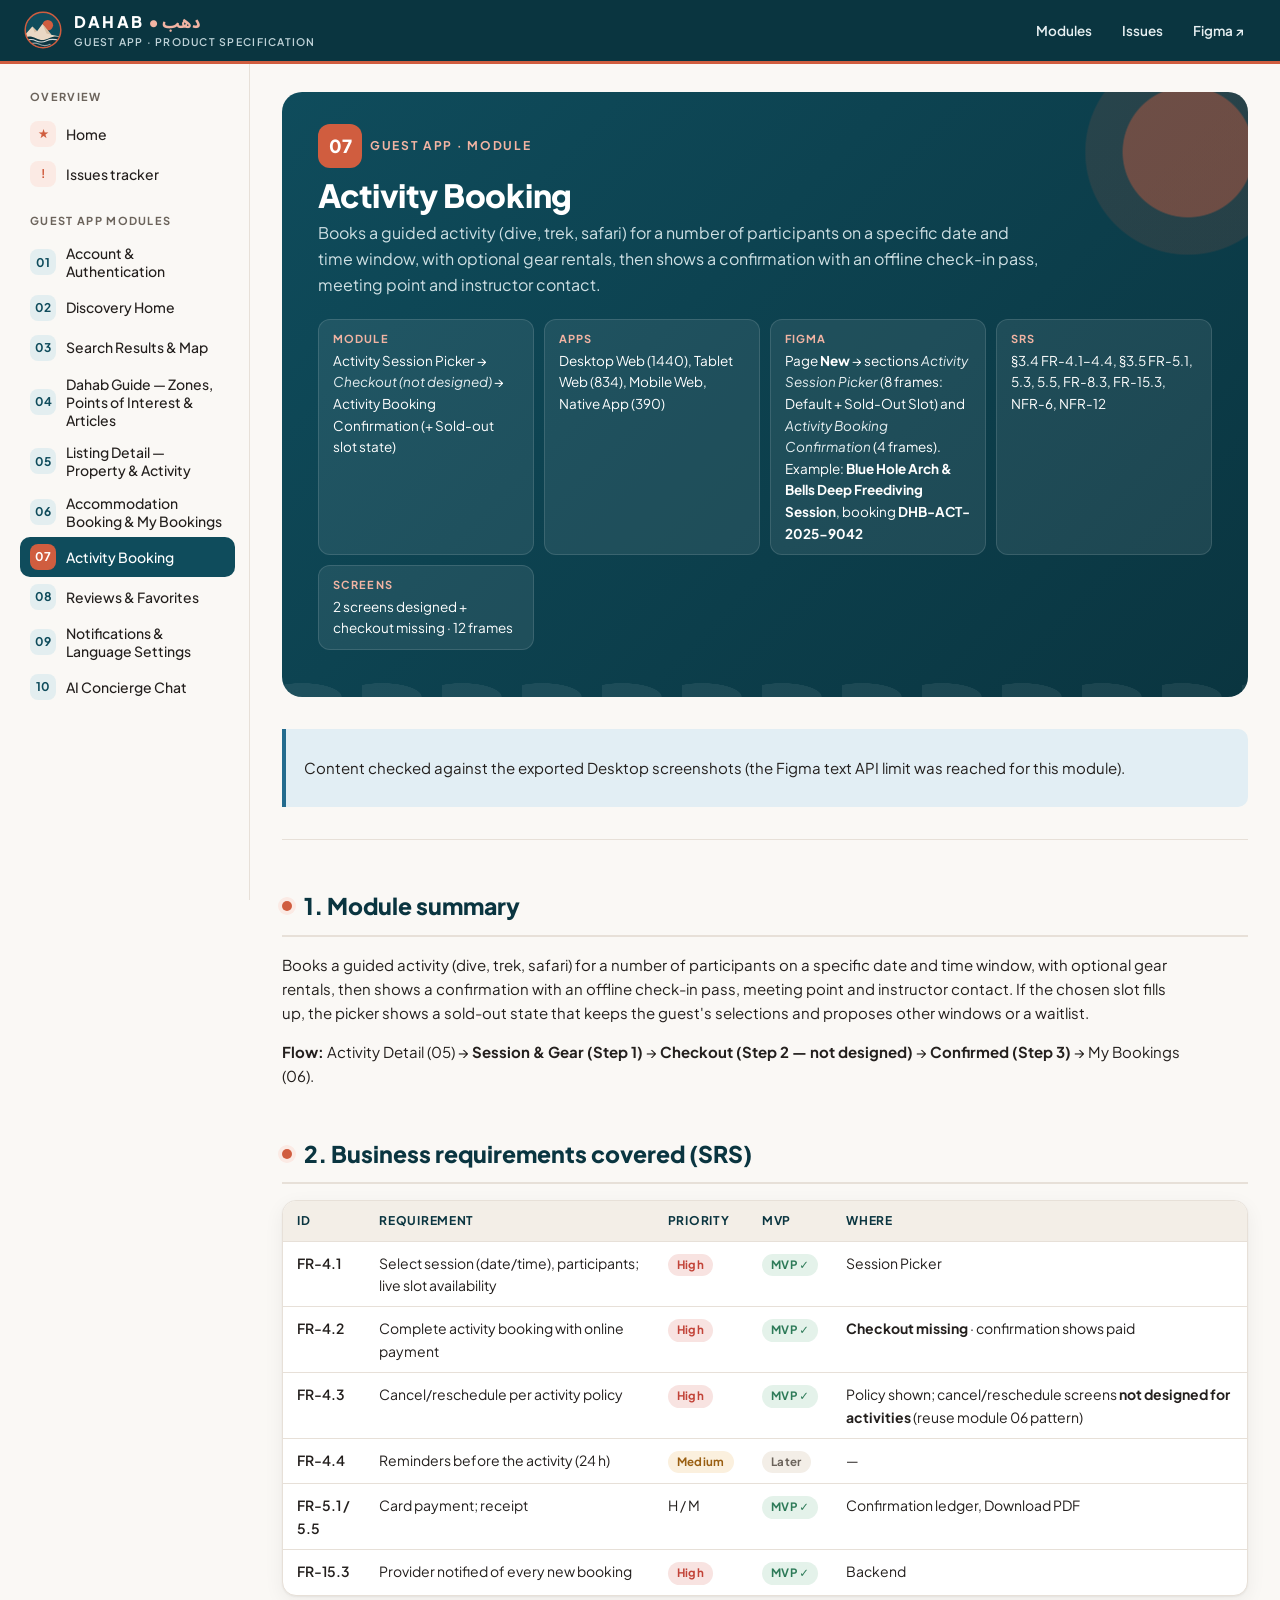
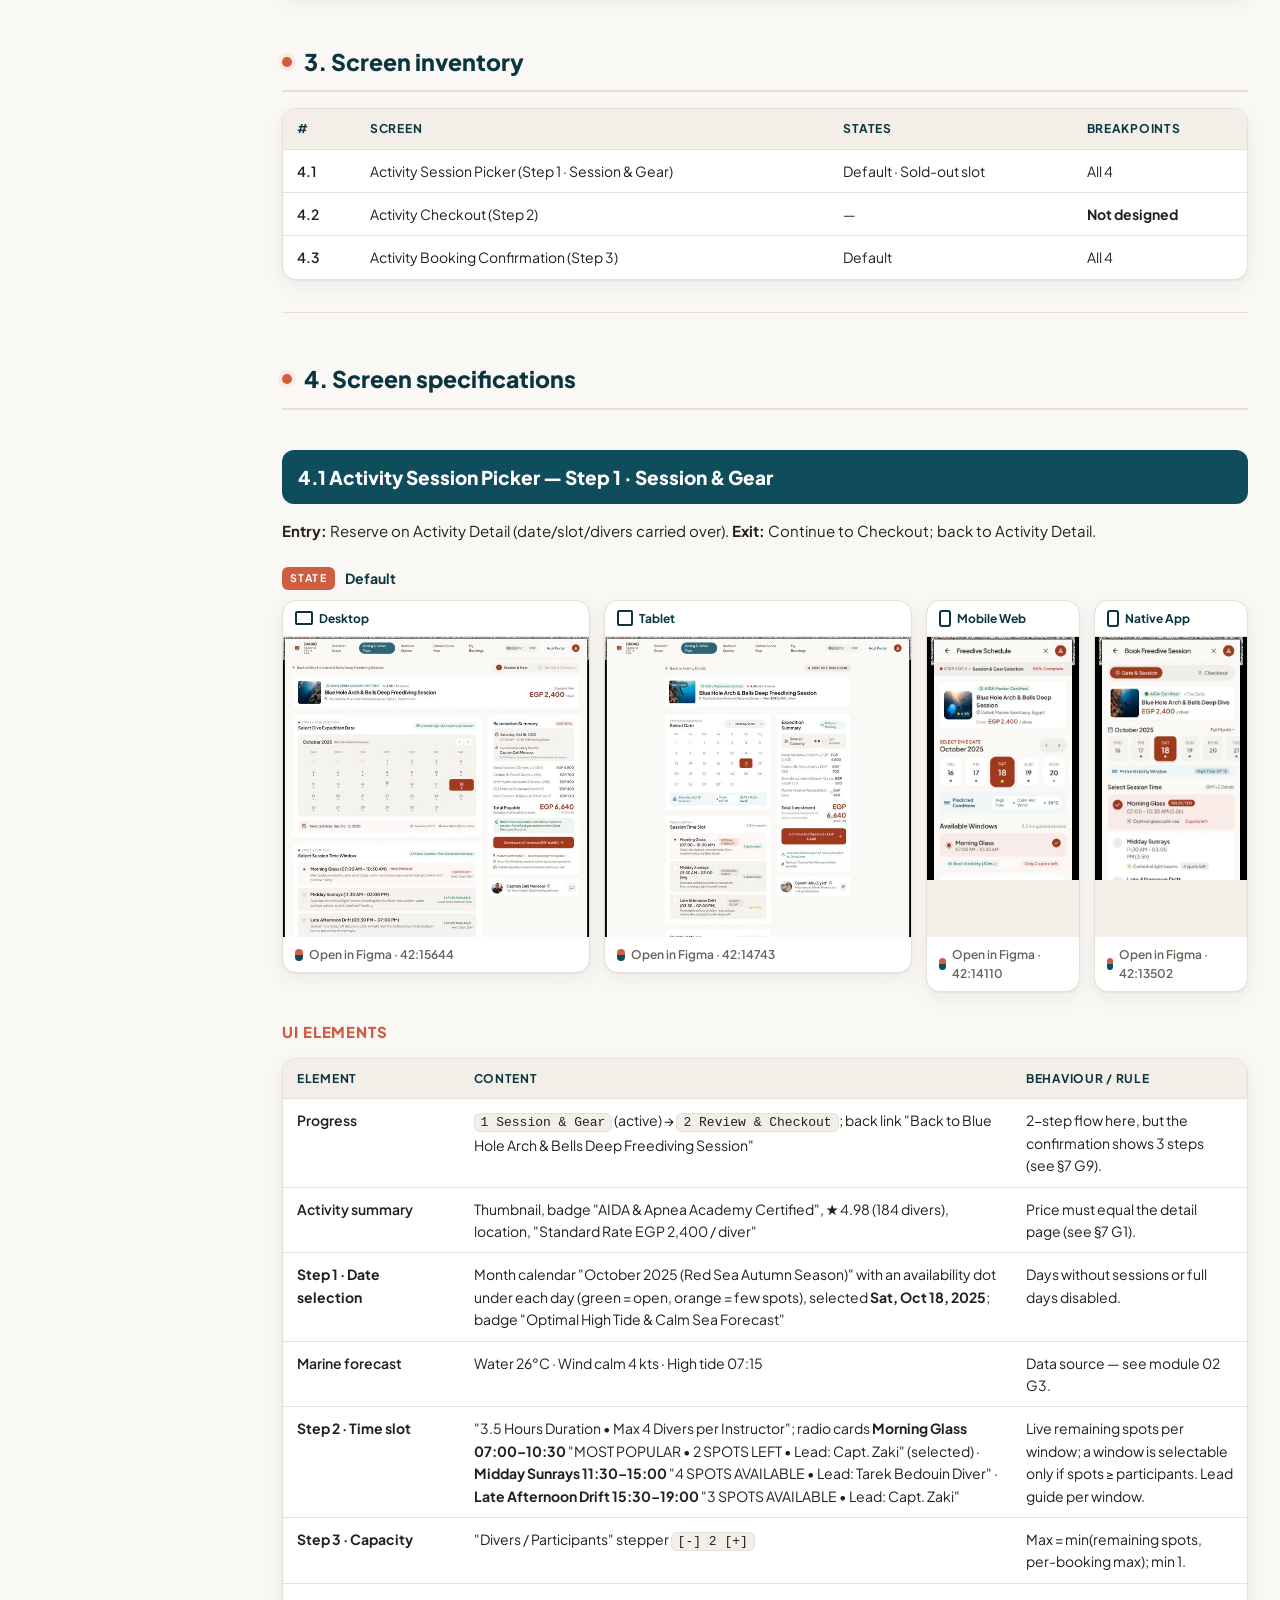
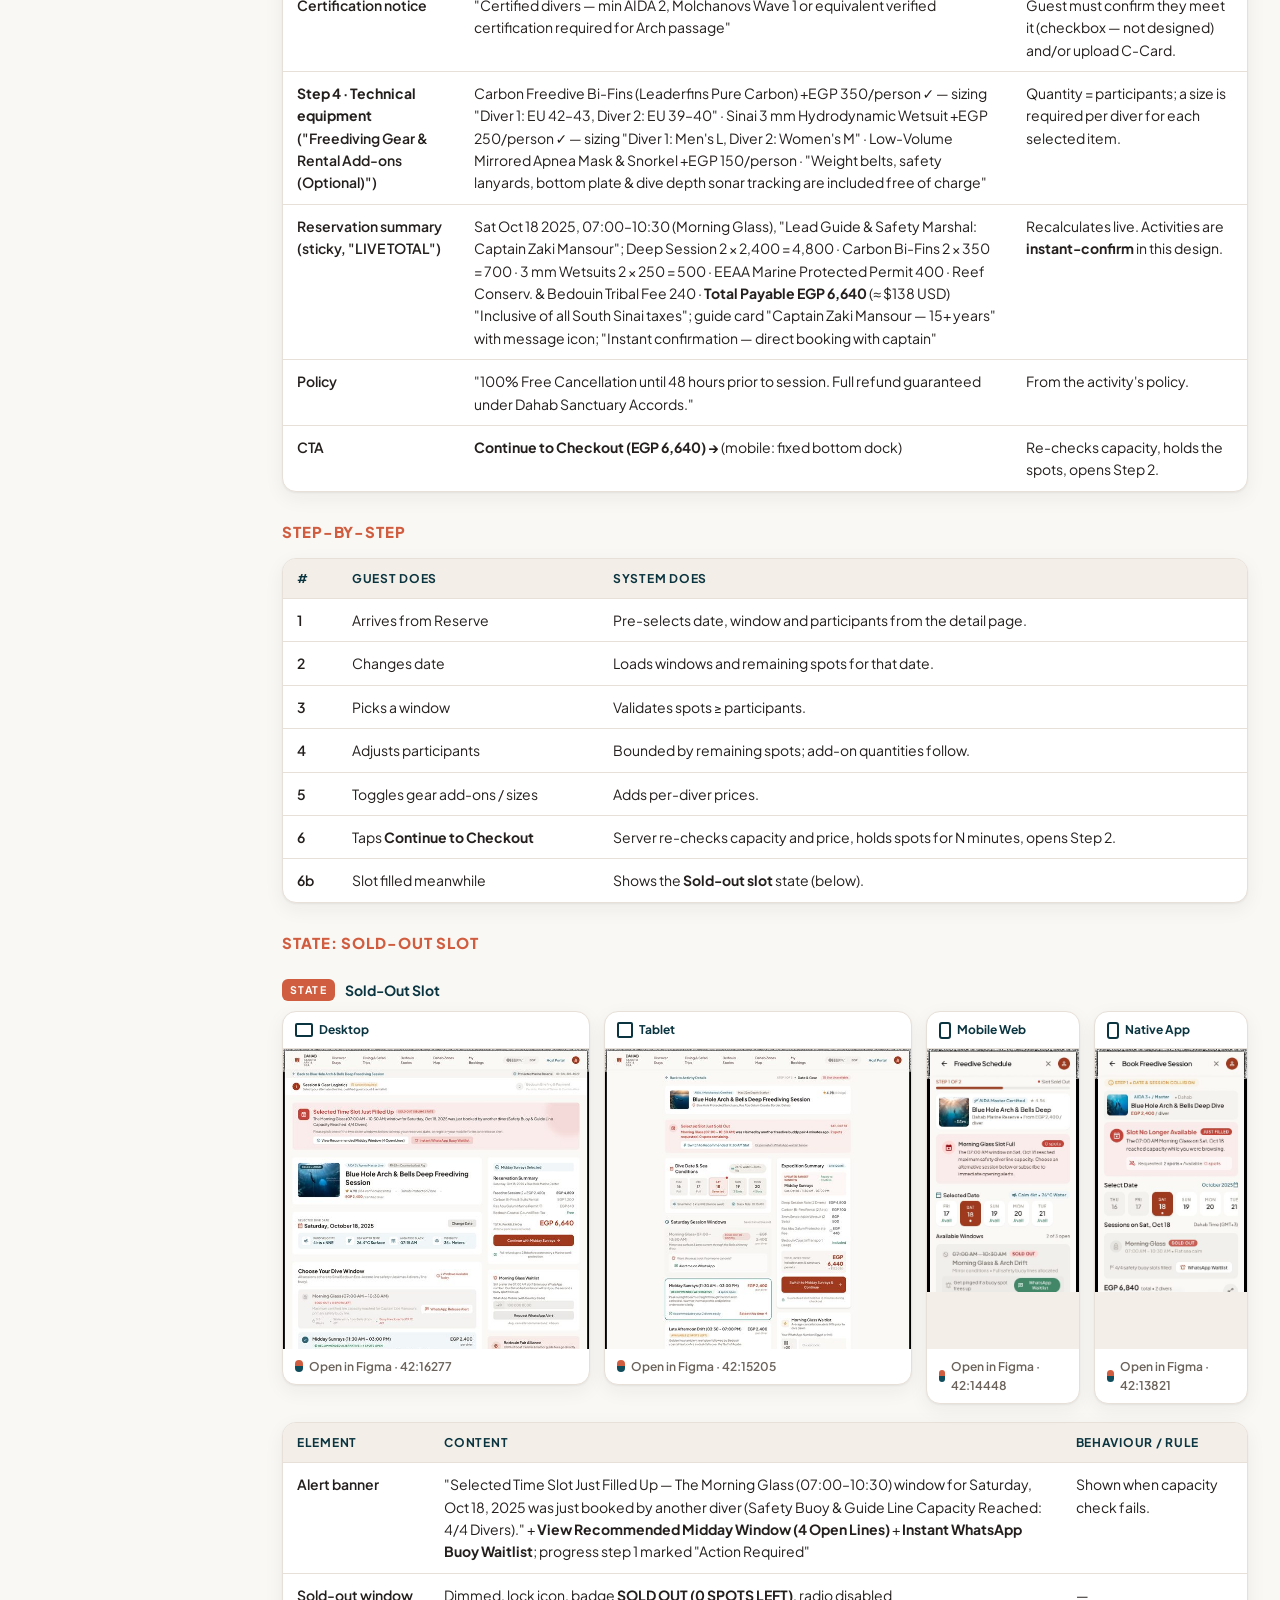
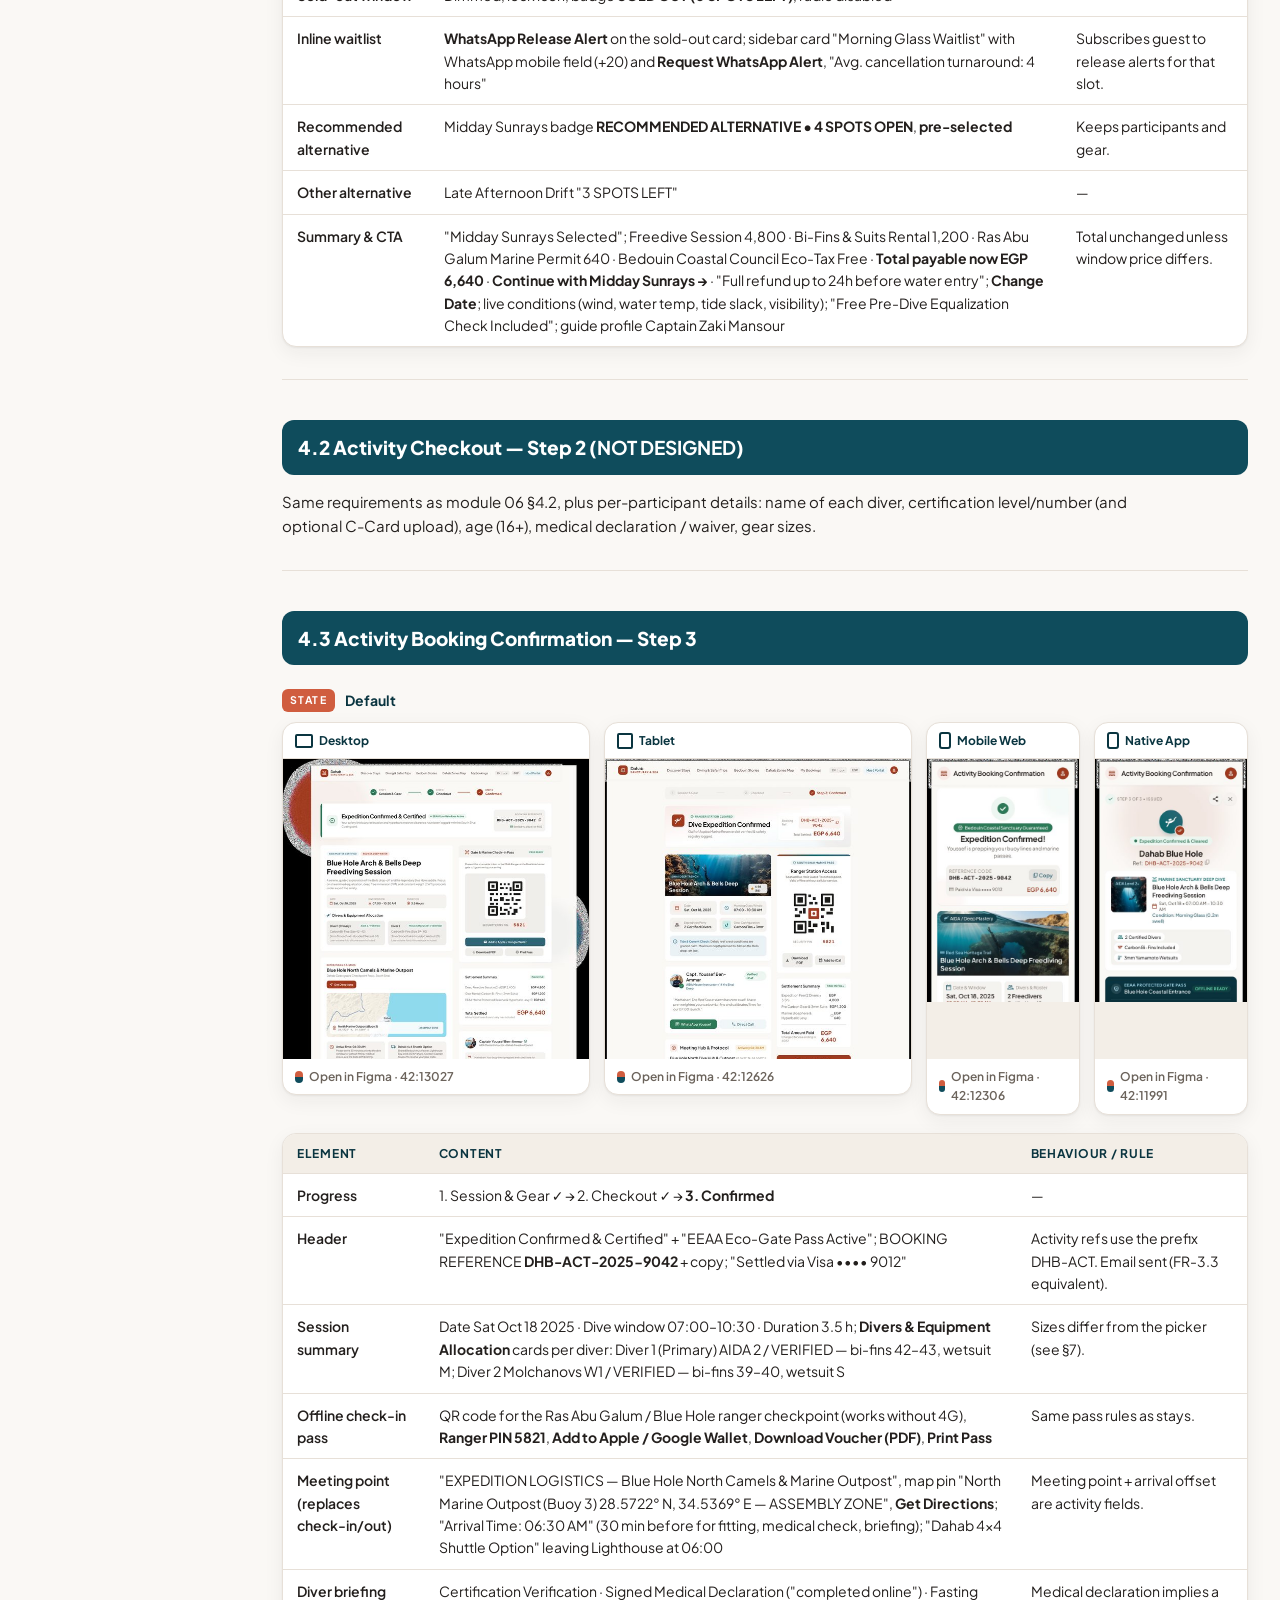
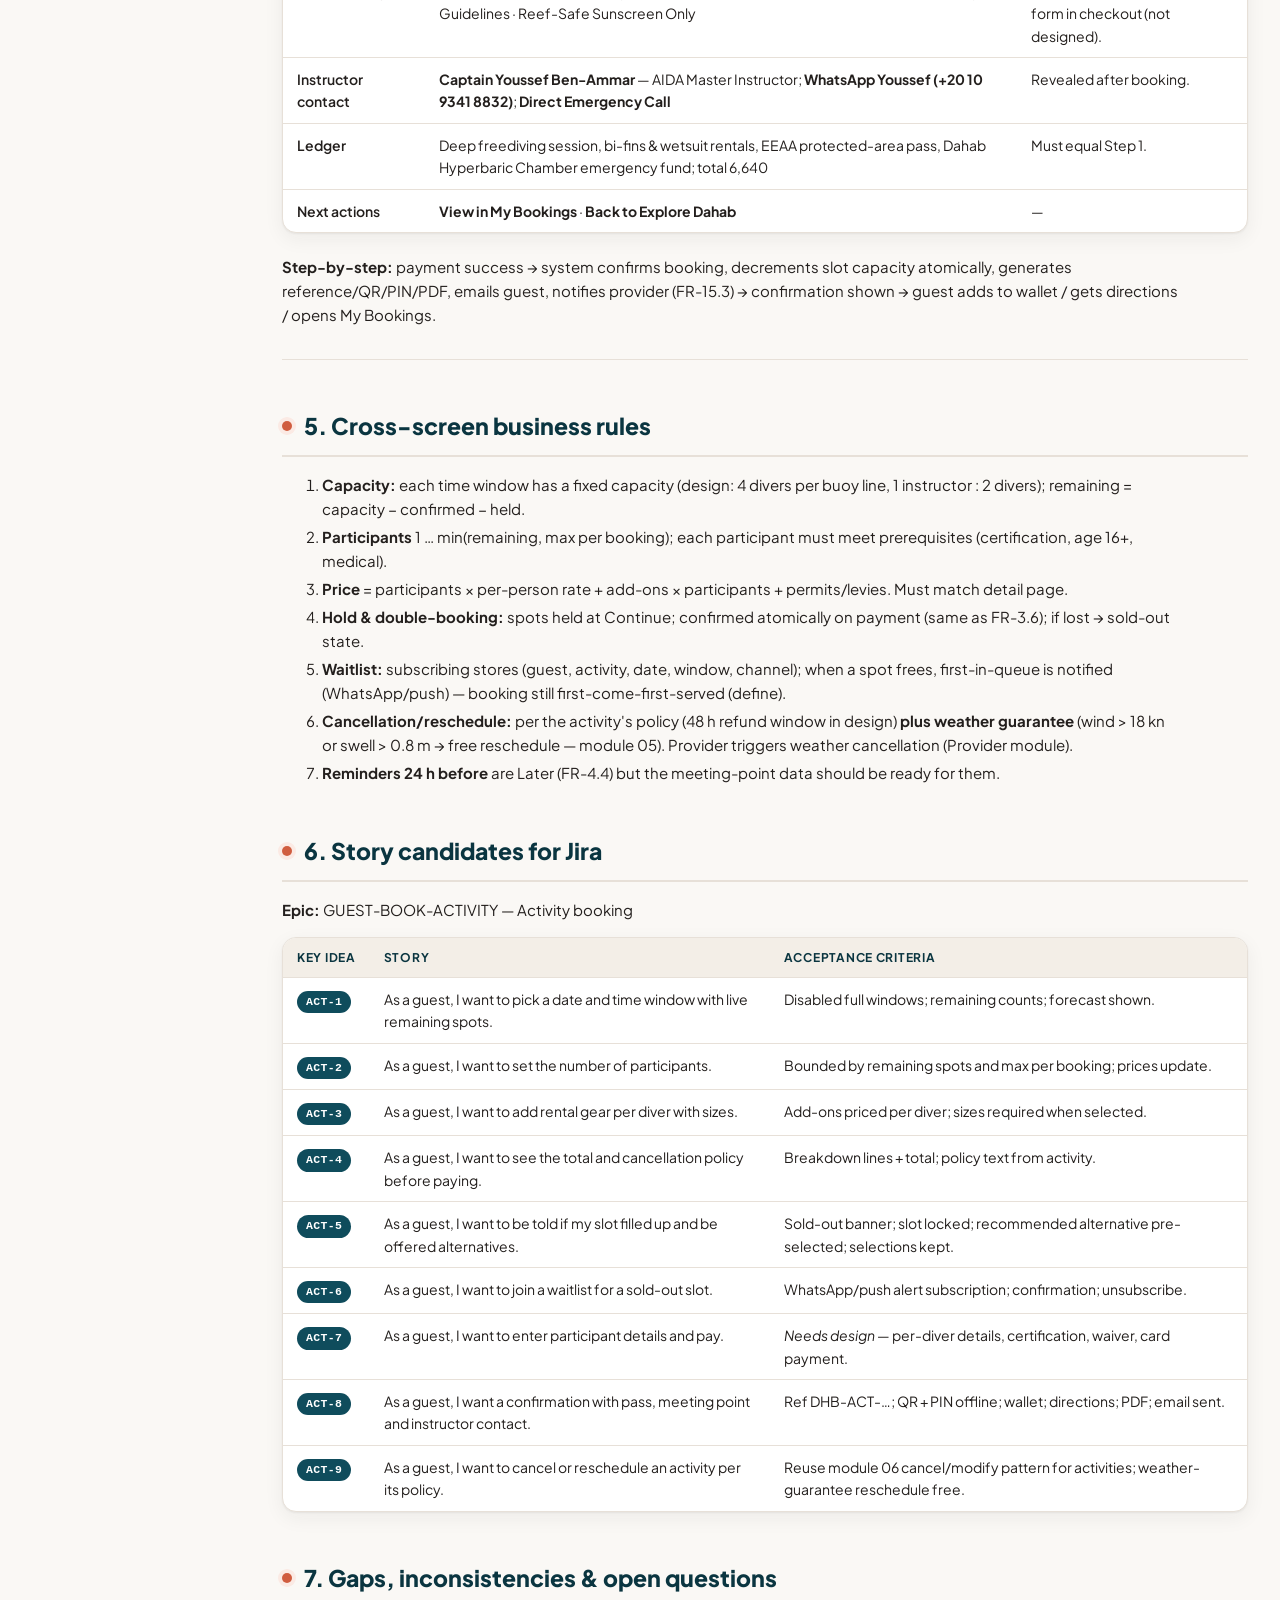
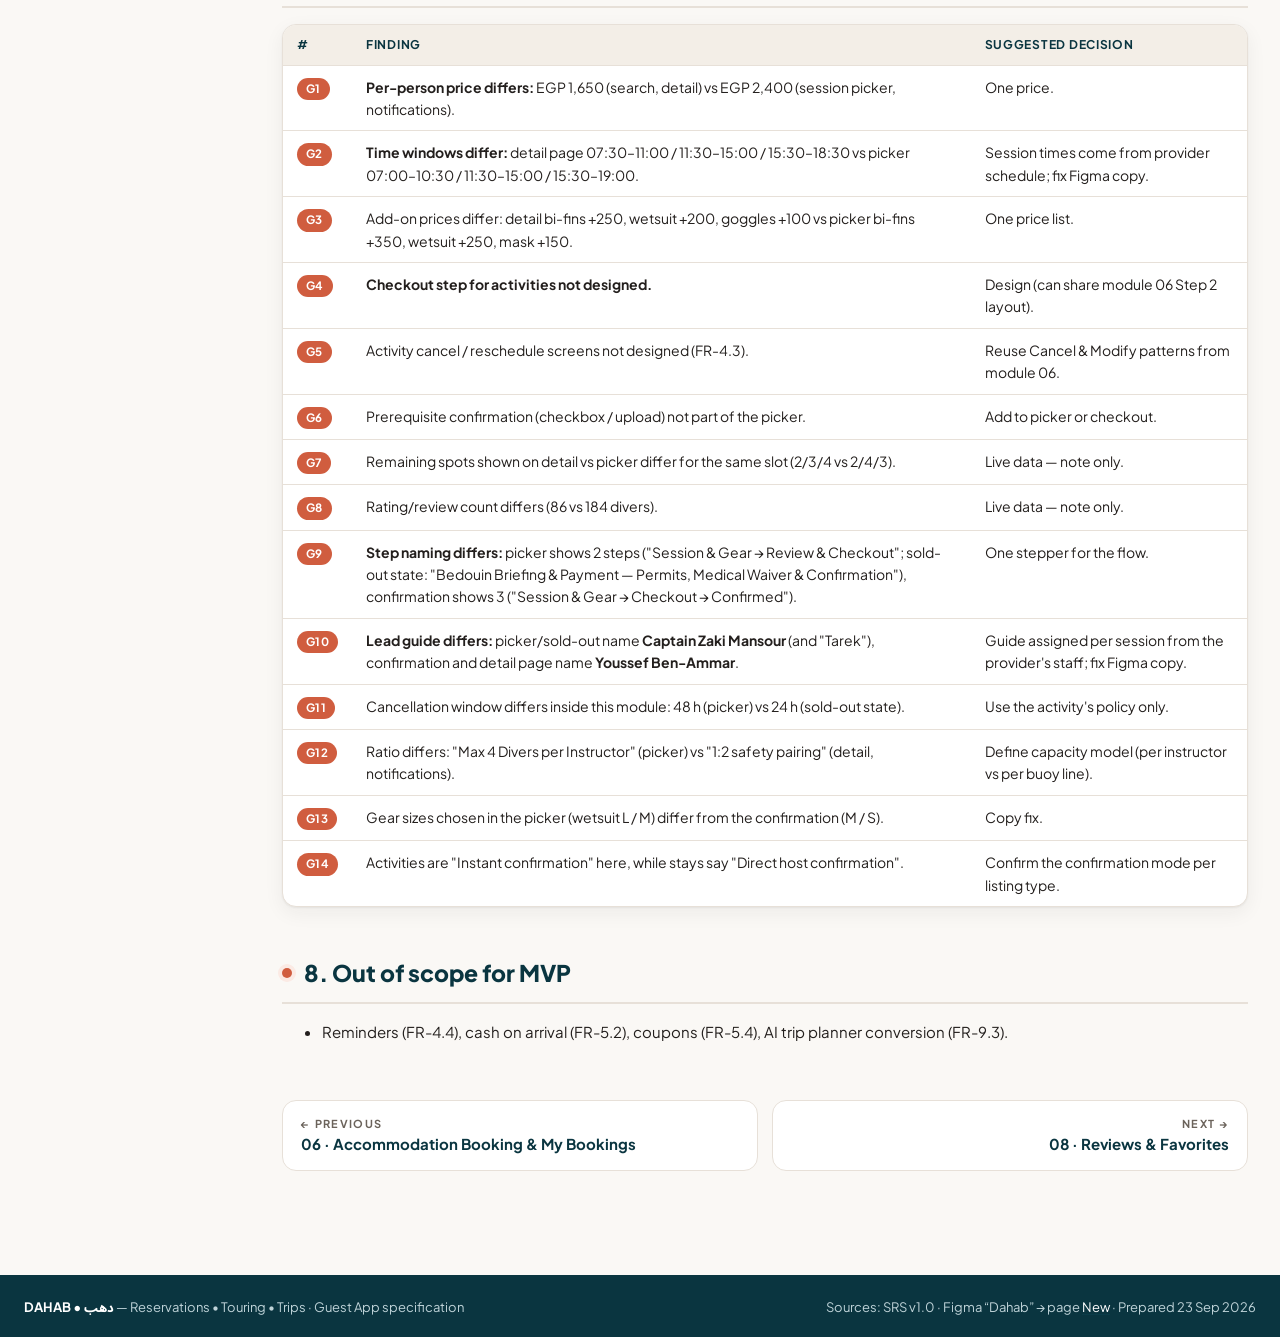
<file: 07-activity-booking.html>
<!doctype html>
<html lang="en">
<head>
<meta charset="utf-8">
<meta name="viewport" content="width=device-width, initial-scale=1">
<title>07 Activity Booking · Dahab Guest App Specs</title>
<link rel="icon" href="assets/logo.svg" type="image/svg+xml">
<link rel="preconnect" href="https://fonts.googleapis.com">
<link rel="preconnect" href="https://fonts.gstatic.com" crossorigin>
<link href="https://fonts.googleapis.com/css2?family=Plus+Jakarta+Sans:wght@400;500;600;700;800&family=Noto+Sans+Arabic:wght@400;600;700&display=swap" rel="stylesheet">
<link rel="stylesheet" href="assets/style.css">
</head>
<body>
<header class="topbar">
  <label for="nav-toggle" class="nav-btn" aria-label="Menu"><span></span><span></span><span></span></label>
  <a class="brand" href="index.html">
    <img src="assets/logo.svg" alt="">
    <span><span class="brand-name">DAHAB<span class="ar">• دهب</span></span>
    <span class="brand-sub">Guest App · Product Specification</span></span>
  </a>
  <nav class="topbar-links">
    <a href="index.html">Modules</a>
    <a href="issues.html">Issues</a>
    <a href="https://www.figma.com/design/JeROg9VP2nDmcMHfGjXmLy/Dahab?node-id=16-2" target="_blank" rel="noopener">Figma ↗</a>
  </nav>
</header>
<input type="checkbox" id="nav-toggle">
<div class="layout">
<nav class="sidebar"><div class="side-label">Overview</div><ul><li><a href="index.html"><span class="num alt">★</span>Home</a></li><li><a href="issues.html"><span class="num alt">!</span>Issues tracker</a></li></ul><div class="side-label">Guest app modules</div><ul><li><a href="01-account-authentication.html"><span class="num">01</span>Account &amp; Authentication</a></li><li><a href="02-discovery-home.html"><span class="num">02</span>Discovery Home</a></li><li><a href="03-search-results-and-map.html"><span class="num">03</span>Search Results &amp; Map</a></li><li><a href="04-dahab-guide-zones-pois-articles.html"><span class="num">04</span>Dahab Guide — Zones, Points of Interest &amp; Articles</a></li><li><a href="05-listing-detail-property-activity.html"><span class="num">05</span>Listing Detail — Property &amp; Activity</a></li><li><a href="06-accommodation-booking-and-my-bookings.html"><span class="num">06</span>Accommodation Booking &amp; My Bookings</a></li><li><a href="07-activity-booking.html" class=active><span class="num">07</span>Activity Booking</a></li><li><a href="08-reviews-and-favorites.html"><span class="num">08</span>Reviews &amp; Favorites</a></li><li><a href="09-notifications-and-language.html"><span class="num">09</span>Notifications &amp; Language Settings</a></li><li><a href="10-ai-concierge.html"><span class="num">10</span>AI Concierge Chat</a></li></ul></nav>
<main class="content">
<section class="hero">
  <div class="eyebrow"><span class="hero-num">07</span> Guest App · Module</div>
  <h1>Activity Booking</h1>
  <p class="lead">Books a guided activity (dive, trek, safari) for a number of participants on a specific date and time window, with optional gear rentals, then shows a confirmation with an offline check-in pass, meeting point and instructor contact.</p>
  <dl class="meta"><div><dt>Module</dt><dd>Activity Session Picker → <em>Checkout (not designed)</em> → Activity Booking Confirmation (+ Sold-out slot state)</dd></div><div><dt>Apps</dt><dd>Desktop Web (1440), Tablet Web (834), Mobile Web, Native App (390)</dd></div><div><dt>Figma</dt><dd>Page <b>New</b> → sections <em>Activity Session Picker</em> (8 frames: Default + Sold-Out Slot) and <em>Activity Booking Confirmation</em> (4 frames). Example: <b>Blue Hole Arch &amp; Bells Deep Freediving Session</b>, booking <b>DHB-ACT-2025-9042</b></dd></div><div><dt>SRS</dt><dd>§3.4 FR-4.1–4.4, §3.5 FR-5.1, 5.3, 5.5, FR-8.3, FR-15.3, NFR-6, NFR-12</dd></div><div><dt>Screens</dt><dd>2 screens designed + checkout missing · 12 frames</dd></div></dl>
  <div class="hero-waves"></div>
</section><article class="doc"><blockquote>
<p>Content checked against the exported Desktop screenshots (the Figma text API limit was reached for this module).</p>
</blockquote>
<hr />
<h2 id="1-module-summary">1. Module summary</h2>
<p>Books a guided activity (dive, trek, safari) for a number of participants on a specific date and time window, with optional gear rentals, then shows a confirmation with an offline check-in pass, meeting point and instructor contact. If the chosen slot fills up, the picker shows a sold-out state that keeps the guest's selections and proposes other windows or a waitlist.</p>
<p><strong>Flow:</strong> Activity Detail (05) → <strong>Session &amp; Gear (Step 1)</strong> → <strong>Checkout (Step 2 — not designed)</strong> → <strong>Confirmed (Step 3)</strong> → My Bookings (06).</p>
<h2 id="2-business-requirements-covered-srs">2. Business requirements covered (SRS)</h2>
<div class="table-wrap"><table>
<thead>
<tr class="header">
<th>ID</th>
<th>Requirement</th>
<th>Priority</th>
<th>MVP</th>
<th>Where</th>
</tr>
</thead>
<tbody>
<tr class="odd">
<td>FR-4.1</td>
<td>Select session (date/time), participants; live slot availability</td>
<td><span class="badge b-high">High</span></td>
<td><span class="badge b-mvp">MVP ✓</span></td>
<td>Session Picker</td>
</tr>
<tr class="even">
<td>FR-4.2</td>
<td>Complete activity booking with online payment</td>
<td><span class="badge b-high">High</span></td>
<td><span class="badge b-mvp">MVP ✓</span></td>
<td><strong>Checkout missing</strong> · confirmation shows paid</td>
</tr>
<tr class="odd">
<td>FR-4.3</td>
<td>Cancel/reschedule per activity policy</td>
<td><span class="badge b-high">High</span></td>
<td><span class="badge b-mvp">MVP ✓</span></td>
<td>Policy shown; cancel/reschedule screens <strong>not designed for activities</strong> (reuse module 06 pattern)</td>
</tr>
<tr class="even">
<td>FR-4.4</td>
<td>Reminders before the activity (24 h)</td>
<td><span class="badge b-medium">Medium</span></td>
<td><span class="badge b-later">Later</span></td>
<td>—</td>
</tr>
<tr class="odd">
<td>FR-5.1 / 5.5</td>
<td>Card payment; receipt</td>
<td>H / M</td>
<td><span class="badge b-mvp">MVP ✓</span></td>
<td>Confirmation ledger, Download PDF</td>
</tr>
<tr class="even">
<td>FR-15.3</td>
<td>Provider notified of every new booking</td>
<td><span class="badge b-high">High</span></td>
<td><span class="badge b-mvp">MVP ✓</span></td>
<td>Backend</td>
</tr>
</tbody>
</table></div>
<h2 id="3-screen-inventory">3. Screen inventory</h2>
<div class="table-wrap"><table>
<thead>
<tr class="header">
<th>#</th>
<th>Screen</th>
<th>States</th>
<th>Breakpoints</th>
</tr>
</thead>
<tbody>
<tr class="odd">
<td>4.1</td>
<td>Activity Session Picker (Step 1 · Session &amp; Gear)</td>
<td>Default · Sold-out slot</td>
<td>All 4</td>
</tr>
<tr class="even">
<td>4.2</td>
<td>Activity Checkout (Step 2)</td>
<td>—</td>
<td><strong>Not designed</strong></td>
</tr>
<tr class="odd">
<td>4.3</td>
<td>Activity Booking Confirmation (Step 3)</td>
<td>Default</td>
<td>All 4</td>
</tr>
</tbody>
</table></div>
<hr />
<h2 id="4-screen-specifications">4. Screen specifications</h2>
<h3 id="41-activity-session-picker--step-1--session--gear">4.1 Activity Session Picker — Step 1 · Session &amp; Gear</h3>
<p><strong>Entry:</strong> Reserve on Activity Detail (date/slot/divers carried over). <strong>Exit:</strong> Continue to Checkout; back to Activity Detail.</p>
<div class="state-title">Default</div>
<div class="shot-grid" style="grid-template-columns:2fr 2fr 1fr 1fr">
<figure class="shot bp-desktop"><figcaption><span class="bp-ico">Desktop</span></figcaption><a class="frame" href="images/42-15644.png" target="_blank" rel="noopener"><img loading="lazy" src="images/thumbs/42-15644.jpg" alt="Default – Desktop"></a><a class="figma" href="https://www.figma.com/design/JeROg9VP2nDmcMHfGjXmLy/Dahab?node-id=42-15644" target="_blank" rel="noopener">Open in Figma · 42:15644</a></figure>
<figure class="shot bp-tablet"><figcaption><span class="bp-ico">Tablet</span></figcaption><a class="frame" href="images/42-14743.png" target="_blank" rel="noopener"><img loading="lazy" src="images/thumbs/42-14743.jpg" alt="Default – Tablet"></a><a class="figma" href="https://www.figma.com/design/JeROg9VP2nDmcMHfGjXmLy/Dahab?node-id=42-14743" target="_blank" rel="noopener">Open in Figma · 42:14743</a></figure>
<figure class="shot bp-mobile"><figcaption><span class="bp-ico">Mobile Web</span></figcaption><a class="frame" href="images/42-14110.png" target="_blank" rel="noopener"><img loading="lazy" src="images/thumbs/42-14110.jpg" alt="Default – Mobile Web"></a><a class="figma" href="https://www.figma.com/design/JeROg9VP2nDmcMHfGjXmLy/Dahab?node-id=42-14110" target="_blank" rel="noopener">Open in Figma · 42:14110</a></figure>
<figure class="shot bp-native"><figcaption><span class="bp-ico">Native App</span></figcaption><a class="frame" href="images/42-13502.png" target="_blank" rel="noopener"><img loading="lazy" src="images/thumbs/42-13502.jpg" alt="Default – Native App"></a><a class="figma" href="https://www.figma.com/design/JeROg9VP2nDmcMHfGjXmLy/Dahab?node-id=42-13502" target="_blank" rel="noopener">Open in Figma · 42:13502</a></figure>
</div>

<h4 id="ui-elements">UI elements</h4>
<div class="table-wrap"><table>
<thead>
<tr class="header">
<th>Element</th>
<th>Content</th>
<th>Behaviour / rule</th>
</tr>
</thead>
<tbody>
<tr class="odd">
<td>Progress</td>
<td><code>1 Session &amp; Gear</code> (active) → <code>2 Review &amp; Checkout</code>; back link "Back to Blue Hole Arch &amp; Bells Deep Freediving Session"</td>
<td>2-step flow here, but the confirmation shows 3 steps (see §7 G9).</td>
</tr>
<tr class="even">
<td>Activity summary</td>
<td>Thumbnail, badge "AIDA &amp; Apnea Academy Certified", ★ 4.98 (184 divers), location, "Standard Rate EGP 2,400 / diver"</td>
<td>Price must equal the detail page (see §7 G1).</td>
</tr>
<tr class="odd">
<td><strong>Step 1 · Date selection</strong></td>
<td>Month calendar "October 2025 (Red Sea Autumn Season)" with an availability dot under each day (green = open, orange = few spots), selected <strong>Sat, Oct 18, 2025</strong>; badge "Optimal High Tide &amp; Calm Sea Forecast"</td>
<td>Days without sessions or full days disabled.</td>
</tr>
<tr class="even">
<td>Marine forecast</td>
<td>Water 26°C · Wind calm 4 kts · High tide 07:15</td>
<td>Data source — see module 02 G3.</td>
</tr>
<tr class="odd">
<td><strong>Step 2 · Time slot</strong></td>
<td>"3.5 Hours Duration • Max 4 Divers per Instructor"; radio cards <strong>Morning Glass 07:00–10:30</strong> "MOST POPULAR • 2 SPOTS LEFT • Lead: Capt. Zaki" (selected) · <strong>Midday Sunrays 11:30–15:00</strong> "4 SPOTS AVAILABLE • Lead: Tarek Bedouin Diver" · <strong>Late Afternoon Drift 15:30–19:00</strong> "3 SPOTS AVAILABLE • Lead: Capt. Zaki"</td>
<td>Live remaining spots per window; a window is selectable only if spots ≥ participants. Lead guide per window.</td>
</tr>
<tr class="even">
<td><strong>Step 3 · Capacity</strong></td>
<td>"Divers / Participants" stepper <code>[-] 2 [+]</code></td>
<td>Max = min(remaining spots, per-booking max); min 1.</td>
</tr>
<tr class="odd">
<td>Certification notice</td>
<td>"Certified divers — min AIDA 2, Molchanovs Wave 1 or equivalent verified certification required for Arch passage"</td>
<td>Guest must confirm they meet it (checkbox — not designed) and/or upload C-Card.</td>
</tr>
<tr class="even">
<td><strong>Step 4 · Technical equipment</strong> ("Freediving Gear &amp; Rental Add-ons (Optional)")</td>
<td>Carbon Freedive Bi-Fins (Leaderfins Pure Carbon) +EGP 350/person ✓ — sizing "Diver 1: EU 42–43, Diver 2: EU 39–40" · Sinai 3 mm Hydrodynamic Wetsuit +EGP 250/person ✓ — sizing "Diver 1: Men's L, Diver 2: Women's M" · Low-Volume Mirrored Apnea Mask &amp; Snorkel +EGP 150/person · "Weight belts, safety lanyards, bottom plate &amp; dive depth sonar tracking are included free of charge"</td>
<td>Quantity = participants; a size is required per diver for each selected item.</td>
</tr>
<tr class="odd">
<td>Reservation summary (sticky, "LIVE TOTAL")</td>
<td>Sat Oct 18 2025, 07:00–10:30 (Morning Glass), "Lead Guide &amp; Safety Marshal: Captain Zaki Mansour"; Deep Session 2 × 2,400 = 4,800 · Carbon Bi-Fins 2 × 350 = 700 · 3 mm Wetsuits 2 × 250 = 500 · EEAA Marine Protected Permit 400 · Reef Conserv. &amp; Bedouin Tribal Fee 240 · <strong>Total Payable EGP 6,640</strong> (≈ $138 USD) "Inclusive of all South Sinai taxes"; guide card "Captain Zaki Mansour — 15+ years" with message icon; "Instant confirmation — direct booking with captain"</td>
<td>Recalculates live. Activities are <strong>instant-confirm</strong> in this design.</td>
</tr>
<tr class="even">
<td>Policy</td>
<td>"100% Free Cancellation until 48 hours prior to session. Full refund guaranteed under Dahab Sanctuary Accords."</td>
<td>From the activity's policy.</td>
</tr>
<tr class="odd">
<td>CTA</td>
<td><strong>Continue to Checkout (EGP 6,640) →</strong> (mobile: fixed bottom dock)</td>
<td>Re-checks capacity, holds the spots, opens Step 2.</td>
</tr>
</tbody>
</table></div>
<h4 id="step-by-step">Step-by-step</h4>
<div class="table-wrap"><table>
<thead>
<tr class="header">
<th>#</th>
<th>Guest does</th>
<th>System does</th>
</tr>
</thead>
<tbody>
<tr class="odd">
<td>1</td>
<td>Arrives from Reserve</td>
<td>Pre-selects date, window and participants from the detail page.</td>
</tr>
<tr class="even">
<td>2</td>
<td>Changes date</td>
<td>Loads windows and remaining spots for that date.</td>
</tr>
<tr class="odd">
<td>3</td>
<td>Picks a window</td>
<td>Validates spots ≥ participants.</td>
</tr>
<tr class="even">
<td>4</td>
<td>Adjusts participants</td>
<td>Bounded by remaining spots; add-on quantities follow.</td>
</tr>
<tr class="odd">
<td>5</td>
<td>Toggles gear add-ons / sizes</td>
<td>Adds per-diver prices.</td>
</tr>
<tr class="even">
<td>6</td>
<td>Taps <strong>Continue to Checkout</strong></td>
<td>Server re-checks capacity and price, holds spots for N minutes, opens Step 2.</td>
</tr>
<tr class="odd">
<td>6b</td>
<td>Slot filled meanwhile</td>
<td>Shows the <strong>Sold-out slot</strong> state (below).</td>
</tr>
</tbody>
</table></div>
<h4 id="state-sold-out-slot">State: Sold-out slot</h4>
<div class="state-title">Sold-Out Slot</div>
<div class="shot-grid" style="grid-template-columns:2fr 2fr 1fr 1fr">
<figure class="shot bp-desktop"><figcaption><span class="bp-ico">Desktop</span></figcaption><a class="frame" href="images/42-16277.png" target="_blank" rel="noopener"><img loading="lazy" src="images/thumbs/42-16277.jpg" alt="Sold-Out Slot – Desktop"></a><a class="figma" href="https://www.figma.com/design/JeROg9VP2nDmcMHfGjXmLy/Dahab?node-id=42-16277" target="_blank" rel="noopener">Open in Figma · 42:16277</a></figure>
<figure class="shot bp-tablet"><figcaption><span class="bp-ico">Tablet</span></figcaption><a class="frame" href="images/42-15205.png" target="_blank" rel="noopener"><img loading="lazy" src="images/thumbs/42-15205.jpg" alt="Sold-Out Slot – Tablet"></a><a class="figma" href="https://www.figma.com/design/JeROg9VP2nDmcMHfGjXmLy/Dahab?node-id=42-15205" target="_blank" rel="noopener">Open in Figma · 42:15205</a></figure>
<figure class="shot bp-mobile"><figcaption><span class="bp-ico">Mobile Web</span></figcaption><a class="frame" href="images/42-14448.png" target="_blank" rel="noopener"><img loading="lazy" src="images/thumbs/42-14448.jpg" alt="Sold-Out Slot – Mobile Web"></a><a class="figma" href="https://www.figma.com/design/JeROg9VP2nDmcMHfGjXmLy/Dahab?node-id=42-14448" target="_blank" rel="noopener">Open in Figma · 42:14448</a></figure>
<figure class="shot bp-native"><figcaption><span class="bp-ico">Native App</span></figcaption><a class="frame" href="images/42-13821.png" target="_blank" rel="noopener"><img loading="lazy" src="images/thumbs/42-13821.jpg" alt="Sold-Out Slot – Native App"></a><a class="figma" href="https://www.figma.com/design/JeROg9VP2nDmcMHfGjXmLy/Dahab?node-id=42-13821" target="_blank" rel="noopener">Open in Figma · 42:13821</a></figure>
</div>

<div class="table-wrap"><table>
<thead>
<tr class="header">
<th>Element</th>
<th>Content</th>
<th>Behaviour / rule</th>
</tr>
</thead>
<tbody>
<tr class="odd">
<td>Alert banner</td>
<td>"Selected Time Slot Just Filled Up — The Morning Glass (07:00–10:30) window for Saturday, Oct 18, 2025 was just booked by another diver (Safety Buoy &amp; Guide Line Capacity Reached: 4/4 Divers)." + <strong>View Recommended Midday Window (4 Open Lines)</strong> + <strong>Instant WhatsApp Buoy Waitlist</strong>; progress step 1 marked "Action Required"</td>
<td>Shown when capacity check fails.</td>
</tr>
<tr class="even">
<td>Sold-out window</td>
<td>Dimmed, lock icon, badge <strong>SOLD OUT (0 SPOTS LEFT)</strong>, radio disabled</td>
<td>—</td>
</tr>
<tr class="odd">
<td>Inline waitlist</td>
<td><strong>WhatsApp Release Alert</strong> on the sold-out card; sidebar card "Morning Glass Waitlist" with WhatsApp mobile field (+20) and <strong>Request WhatsApp Alert</strong>, "Avg. cancellation turnaround: 4 hours"</td>
<td>Subscribes guest to release alerts for that slot.</td>
</tr>
<tr class="even">
<td>Recommended alternative</td>
<td>Midday Sunrays badge <strong>RECOMMENDED ALTERNATIVE • 4 SPOTS OPEN</strong>, <strong>pre-selected</strong></td>
<td>Keeps participants and gear.</td>
</tr>
<tr class="odd">
<td>Other alternative</td>
<td>Late Afternoon Drift "3 SPOTS LEFT"</td>
<td>—</td>
</tr>
<tr class="even">
<td>Summary &amp; CTA</td>
<td>"Midday Sunrays Selected"; Freedive Session 4,800 · Bi-Fins &amp; Suits Rental 1,200 · Ras Abu Galum Marine Permit 640 · Bedouin Coastal Council Eco-Tax Free · <strong>Total payable now EGP 6,640</strong> · <strong>Continue with Midday Sunrays →</strong> · "Full refund up to 24h before water entry"; <strong>Change Date</strong>; live conditions (wind, water temp, tide slack, visibility); "Free Pre-Dive Equalization Check Included"; guide profile Captain Zaki Mansour</td>
<td>Total unchanged unless window price differs.</td>
</tr>
</tbody>
</table></div>
<hr />
<h3 id="42-activity-checkout--step-2-not-designed">4.2 Activity Checkout — Step 2 (<strong>NOT DESIGNED</strong>)</h3>
<p>Same requirements as module 06 §4.2, plus per-participant details: name of each diver, certification level/number (and optional C-Card upload), age (16+), medical declaration / waiver, gear sizes.</p>
<hr />
<h3 id="43-activity-booking-confirmation--step-3">4.3 Activity Booking Confirmation — Step 3</h3>
<div class="state-title">Default</div>
<div class="shot-grid" style="grid-template-columns:2fr 2fr 1fr 1fr">
<figure class="shot bp-desktop"><figcaption><span class="bp-ico">Desktop</span></figcaption><a class="frame" href="images/42-13027.png" target="_blank" rel="noopener"><img loading="lazy" src="images/thumbs/42-13027.jpg" alt="Default – Desktop"></a><a class="figma" href="https://www.figma.com/design/JeROg9VP2nDmcMHfGjXmLy/Dahab?node-id=42-13027" target="_blank" rel="noopener">Open in Figma · 42:13027</a></figure>
<figure class="shot bp-tablet"><figcaption><span class="bp-ico">Tablet</span></figcaption><a class="frame" href="images/42-12626.png" target="_blank" rel="noopener"><img loading="lazy" src="images/thumbs/42-12626.jpg" alt="Default – Tablet"></a><a class="figma" href="https://www.figma.com/design/JeROg9VP2nDmcMHfGjXmLy/Dahab?node-id=42-12626" target="_blank" rel="noopener">Open in Figma · 42:12626</a></figure>
<figure class="shot bp-mobile"><figcaption><span class="bp-ico">Mobile Web</span></figcaption><a class="frame" href="images/42-12306.png" target="_blank" rel="noopener"><img loading="lazy" src="images/thumbs/42-12306.jpg" alt="Default – Mobile Web"></a><a class="figma" href="https://www.figma.com/design/JeROg9VP2nDmcMHfGjXmLy/Dahab?node-id=42-12306" target="_blank" rel="noopener">Open in Figma · 42:12306</a></figure>
<figure class="shot bp-native"><figcaption><span class="bp-ico">Native App</span></figcaption><a class="frame" href="images/42-11991.png" target="_blank" rel="noopener"><img loading="lazy" src="images/thumbs/42-11991.jpg" alt="Default – Native App"></a><a class="figma" href="https://www.figma.com/design/JeROg9VP2nDmcMHfGjXmLy/Dahab?node-id=42-11991" target="_blank" rel="noopener">Open in Figma · 42:11991</a></figure>
</div>

<div class="table-wrap"><table>
<thead>
<tr class="header">
<th>Element</th>
<th>Content</th>
<th>Behaviour / rule</th>
</tr>
</thead>
<tbody>
<tr class="odd">
<td>Progress</td>
<td>1. Session &amp; Gear ✓ → 2. Checkout ✓ → <strong>3. Confirmed</strong></td>
<td>—</td>
</tr>
<tr class="even">
<td>Header</td>
<td>"Expedition Confirmed &amp; Certified" + "EEAA Eco-Gate Pass Active"; BOOKING REFERENCE <strong>DHB-ACT-2025-9042</strong> + copy; "Settled via Visa •••• 9012"</td>
<td>Activity refs use the prefix DHB-ACT. Email sent (FR-3.3 equivalent).</td>
</tr>
<tr class="odd">
<td>Session summary</td>
<td>Date Sat Oct 18 2025 · Dive window 07:00–10:30 · Duration 3.5 h; <strong>Divers &amp; Equipment Allocation</strong> cards per diver: Diver 1 (Primary) AIDA 2 / VERIFIED — bi-fins 42–43, wetsuit M; Diver 2 Molchanovs W1 / VERIFIED — bi-fins 39–40, wetsuit S</td>
<td>Sizes differ from the picker (see §7).</td>
</tr>
<tr class="even">
<td>Offline check-in pass</td>
<td>QR code for the Ras Abu Galum / Blue Hole ranger checkpoint (works without 4G), <strong>Ranger PIN 5821</strong>, <strong>Add to Apple / Google Wallet</strong>, <strong>Download Voucher (PDF)</strong>, <strong>Print Pass</strong></td>
<td>Same pass rules as stays.</td>
</tr>
<tr class="odd">
<td>Meeting point (replaces check-in/out)</td>
<td>"EXPEDITION LOGISTICS — Blue Hole North Camels &amp; Marine Outpost", map pin "North Marine Outpost (Buoy 3) 28.5722° N, 34.5369° E — ASSEMBLY ZONE", <strong>Get Directions</strong>; "Arrival Time: 06:30 AM" (30 min before for fitting, medical check, briefing); "Dahab 4×4 Shuttle Option" leaving Lighthouse at 06:00</td>
<td>Meeting point + arrival offset are activity fields.</td>
</tr>
<tr class="even">
<td>Diver briefing</td>
<td>Certification Verification · Signed Medical Declaration ("completed online") · Fasting Guidelines · Reef-Safe Sunscreen Only</td>
<td>Medical declaration implies a form in checkout (not designed).</td>
</tr>
<tr class="odd">
<td>Instructor contact</td>
<td><strong>Captain Youssef Ben-Ammar</strong> — AIDA Master Instructor; <strong>WhatsApp Youssef (+20 10 9341 8832)</strong>; <strong>Direct Emergency Call</strong></td>
<td>Revealed after booking.</td>
</tr>
<tr class="even">
<td>Ledger</td>
<td>Deep freediving session, bi-fins &amp; wetsuit rentals, EEAA protected-area pass, Dahab Hyperbaric Chamber emergency fund; total 6,640</td>
<td>Must equal Step 1.</td>
</tr>
<tr class="odd">
<td>Next actions</td>
<td><strong>View in My Bookings</strong> · <strong>Back to Explore Dahab</strong></td>
<td>—</td>
</tr>
</tbody>
</table></div>
<p><strong>Step-by-step:</strong> payment success → system confirms booking, decrements slot capacity atomically, generates reference/QR/PIN/PDF, emails guest, notifies provider (FR-15.3) → confirmation shown → guest adds to wallet / gets directions / opens My Bookings.</p>
<hr />
<h2 id="5-cross-screen-business-rules">5. Cross-screen business rules</h2>
<ol type="1">
<li><strong>Capacity:</strong> each time window has a fixed capacity (design: 4 divers per buoy line, 1 instructor : 2 divers); remaining = capacity − confirmed − held.</li>
<li><strong>Participants</strong> 1 … min(remaining, max per booking); each participant must meet prerequisites (certification, age 16+, medical).</li>
<li><strong>Price</strong> = participants × per-person rate + add-ons × participants + permits/levies. Must match detail page.</li>
<li><strong>Hold &amp; double-booking:</strong> spots held at Continue; confirmed atomically on payment (same as FR-3.6); if lost → sold-out state.</li>
<li><strong>Waitlist:</strong> subscribing stores (guest, activity, date, window, channel); when a spot frees, first-in-queue is notified (WhatsApp/push) — booking still first-come-first-served (define).</li>
<li><strong>Cancellation/reschedule:</strong> per the activity's policy (48 h refund window in design) <strong>plus weather guarantee</strong> (wind &gt; 18 kn or swell &gt; 0.8 m → free reschedule — module 05). Provider triggers weather cancellation (Provider module).</li>
<li><strong>Reminders 24 h before</strong> are Later (FR-4.4) but the meeting-point data should be ready for them.</li>
</ol>
<h2 id="6-story-candidates-for-jira">6. Story candidates for Jira</h2>
<p><strong>Epic:</strong> GUEST-BOOK-ACTIVITY — Activity booking</p>
<div class="table-wrap"><table>
<thead>
<tr class="header">
<th>Key idea</th>
<th>Story</th>
<th>Acceptance criteria</th>
</tr>
</thead>
<tbody>
<tr class="odd">
<td><span class="badge b-key">ACT-1</span></td>
<td>As a guest, I want to pick a date and time window with live remaining spots.</td>
<td>Disabled full windows; remaining counts; forecast shown.</td>
</tr>
<tr class="even">
<td><span class="badge b-key">ACT-2</span></td>
<td>As a guest, I want to set the number of participants.</td>
<td>Bounded by remaining spots and max per booking; prices update.</td>
</tr>
<tr class="odd">
<td><span class="badge b-key">ACT-3</span></td>
<td>As a guest, I want to add rental gear per diver with sizes.</td>
<td>Add-ons priced per diver; sizes required when selected.</td>
</tr>
<tr class="even">
<td><span class="badge b-key">ACT-4</span></td>
<td>As a guest, I want to see the total and cancellation policy before paying.</td>
<td>Breakdown lines + total; policy text from activity.</td>
</tr>
<tr class="odd">
<td><span class="badge b-key">ACT-5</span></td>
<td>As a guest, I want to be told if my slot filled up and be offered alternatives.</td>
<td>Sold-out banner; slot locked; recommended alternative pre-selected; selections kept.</td>
</tr>
<tr class="even">
<td><span class="badge b-key">ACT-6</span></td>
<td>As a guest, I want to join a waitlist for a sold-out slot.</td>
<td>WhatsApp/push alert subscription; confirmation; unsubscribe.</td>
</tr>
<tr class="odd">
<td><span class="badge b-key">ACT-7</span></td>
<td>As a guest, I want to enter participant details and pay.</td>
<td><em>Needs design</em> — per-diver details, certification, waiver, card payment.</td>
</tr>
<tr class="even">
<td><span class="badge b-key">ACT-8</span></td>
<td>As a guest, I want a confirmation with pass, meeting point and instructor contact.</td>
<td>Ref DHB-ACT-…; QR + PIN offline; wallet; directions; PDF; email sent.</td>
</tr>
<tr class="odd">
<td><span class="badge b-key">ACT-9</span></td>
<td>As a guest, I want to cancel or reschedule an activity per its policy.</td>
<td>Reuse module 06 cancel/modify pattern for activities; weather-guarantee reschedule free.</td>
</tr>
</tbody>
</table></div>
<h2 id="7-gaps-inconsistencies--open-questions">7. Gaps, inconsistencies &amp; open questions</h2>
<div class="table-wrap"><table>
<thead>
<tr class="header">
<th>#</th>
<th>Finding</th>
<th>Suggested decision</th>
</tr>
</thead>
<tbody>
<tr class="odd">
<td><span class="badge b-gap">G1</span></td>
<td><strong>Per-person price differs:</strong> EGP 1,650 (search, detail) vs EGP 2,400 (session picker, notifications).</td>
<td>One price.</td>
</tr>
<tr class="even">
<td><span class="badge b-gap">G2</span></td>
<td><strong>Time windows differ:</strong> detail page 07:30–11:00 / 11:30–15:00 / 15:30–18:30 vs picker 07:00–10:30 / 11:30–15:00 / 15:30–19:00.</td>
<td>Session times come from provider schedule; fix Figma copy.</td>
</tr>
<tr class="odd">
<td><span class="badge b-gap">G3</span></td>
<td>Add-on prices differ: detail bi-fins +250, wetsuit +200, goggles +100 vs picker bi-fins +350, wetsuit +250, mask +150.</td>
<td>One price list.</td>
</tr>
<tr class="even">
<td><span class="badge b-gap">G4</span></td>
<td><strong>Checkout step for activities not designed.</strong></td>
<td>Design (can share module 06 Step 2 layout).</td>
</tr>
<tr class="odd">
<td><span class="badge b-gap">G5</span></td>
<td>Activity cancel / reschedule screens not designed (FR-4.3).</td>
<td>Reuse Cancel &amp; Modify patterns from module 06.</td>
</tr>
<tr class="even">
<td><span class="badge b-gap">G6</span></td>
<td>Prerequisite confirmation (checkbox / upload) not part of the picker.</td>
<td>Add to picker or checkout.</td>
</tr>
<tr class="odd">
<td><span class="badge b-gap">G7</span></td>
<td>Remaining spots shown on detail vs picker differ for the same slot (2/3/4 vs 2/4/3).</td>
<td>Live data — note only.</td>
</tr>
<tr class="even">
<td><span class="badge b-gap">G8</span></td>
<td>Rating/review count differs (86 vs 184 divers).</td>
<td>Live data — note only.</td>
</tr>
<tr class="odd">
<td><span class="badge b-gap">G9</span></td>
<td><strong>Step naming differs:</strong> picker shows 2 steps ("Session &amp; Gear → Review &amp; Checkout"; sold-out state: "Bedouin Briefing &amp; Payment — Permits, Medical Waiver &amp; Confirmation"), confirmation shows 3 ("Session &amp; Gear → Checkout → Confirmed").</td>
<td>One stepper for the flow.</td>
</tr>
<tr class="even">
<td><span class="badge b-gap">G10</span></td>
<td><strong>Lead guide differs:</strong> picker/sold-out name <strong>Captain Zaki Mansour</strong> (and "Tarek"), confirmation and detail page name <strong>Youssef Ben-Ammar</strong>.</td>
<td>Guide assigned per session from the provider's staff; fix Figma copy.</td>
</tr>
<tr class="odd">
<td><span class="badge b-gap">G11</span></td>
<td>Cancellation window differs inside this module: 48 h (picker) vs 24 h (sold-out state).</td>
<td>Use the activity's policy only.</td>
</tr>
<tr class="even">
<td><span class="badge b-gap">G12</span></td>
<td>Ratio differs: "Max 4 Divers per Instructor" (picker) vs "1:2 safety pairing" (detail, notifications).</td>
<td>Define capacity model (per instructor vs per buoy line).</td>
</tr>
<tr class="odd">
<td><span class="badge b-gap">G13</span></td>
<td>Gear sizes chosen in the picker (wetsuit L / M) differ from the confirmation (M / S).</td>
<td>Copy fix.</td>
</tr>
<tr class="even">
<td><span class="badge b-gap">G14</span></td>
<td>Activities are "Instant confirmation" here, while stays say "Direct host confirmation".</td>
<td>Confirm the confirmation mode per listing type.</td>
</tr>
</tbody>
</table></div>
<h2 id="8-out-of-scope-for-mvp">8. Out of scope for MVP</h2>
<ul>
<li>Reminders (FR-4.4), cash on arrival (FR-5.2), coupons (FR-5.4), AI trip planner conversion (FR-9.3).</li>
</ul>
</article><nav class="pager"><a href="06-accommodation-booking-and-my-bookings.html"><small>← Previous</small><b>06 · Accommodation Booking &amp; My Bookings</b></a><a class="next" href="08-reviews-and-favorites.html"><small>Next →</small><b>08 · Reviews &amp; Favorites</b></a></nav>
</main>
<aside class="toc"><div class="side-label">On this page</div><ul><li class="l2"><a href="#1-module-summary">1. Module summary</a></li>
<li class="l2"><a href="#2-business-requirements-covered-srs">2. Business requirements covered (SRS)</a></li>
<li class="l2"><a href="#3-screen-inventory">3. Screen inventory</a></li>
<li class="l2"><a href="#4-screen-specifications">4. Screen specifications</a></li>
<li class="l3"><a href="#41-activity-session-picker--step-1--session--gear">4.1 Activity Session Picker — Step 1 · Session &amp; Gear</a></li>
<li class="l3"><a href="#42-activity-checkout--step-2-not-designed">4.2 Activity Checkout — Step 2 (NOT DESIGNED)</a></li>
<li class="l3"><a href="#43-activity-booking-confirmation--step-3">4.3 Activity Booking Confirmation — Step 3</a></li>
<li class="l2"><a href="#5-cross-screen-business-rules">5. Cross-screen business rules</a></li>
<li class="l2"><a href="#6-story-candidates-for-jira">6. Story candidates for Jira</a></li>
<li class="l2"><a href="#7-gaps-inconsistencies--open-questions">7. Gaps, inconsistencies &amp; open questions</a></li>
<li class="l2"><a href="#8-out-of-scope-for-mvp">8. Out of scope for MVP</a></li></ul></aside>
</div>
<footer class="site-footer">
  <span><b style="color:#fff">DAHAB • دهب</b> — Reservations • Touring • Trips · Guest App specification</span>
  <span>Sources: SRS v1.0 · Figma “Dahab” → page <a href="https://www.figma.com/design/JeROg9VP2nDmcMHfGjXmLy/Dahab?node-id=16-2" target="_blank" rel="noopener">New</a> · Prepared 23 Sep 2026</span>
</footer>
<script src="assets/app.js" defer></script>
</body>
</html>
</file>
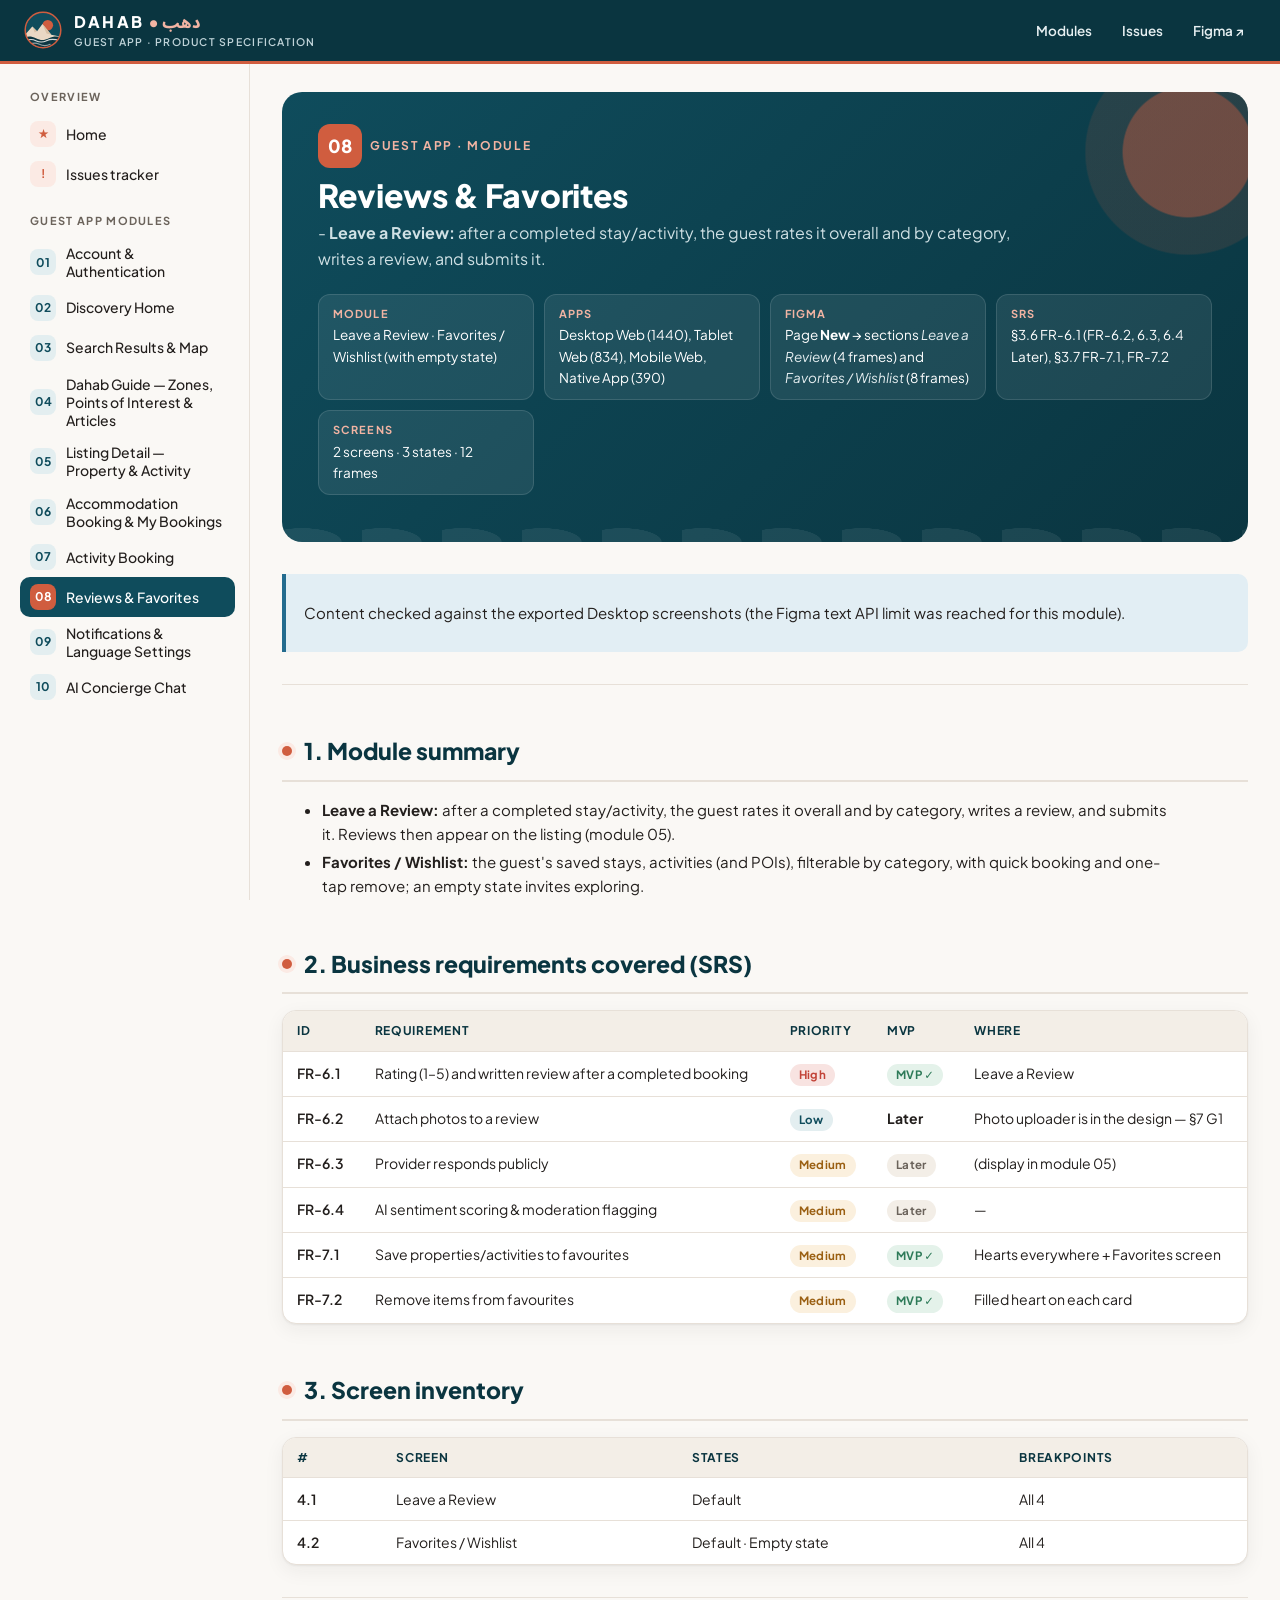
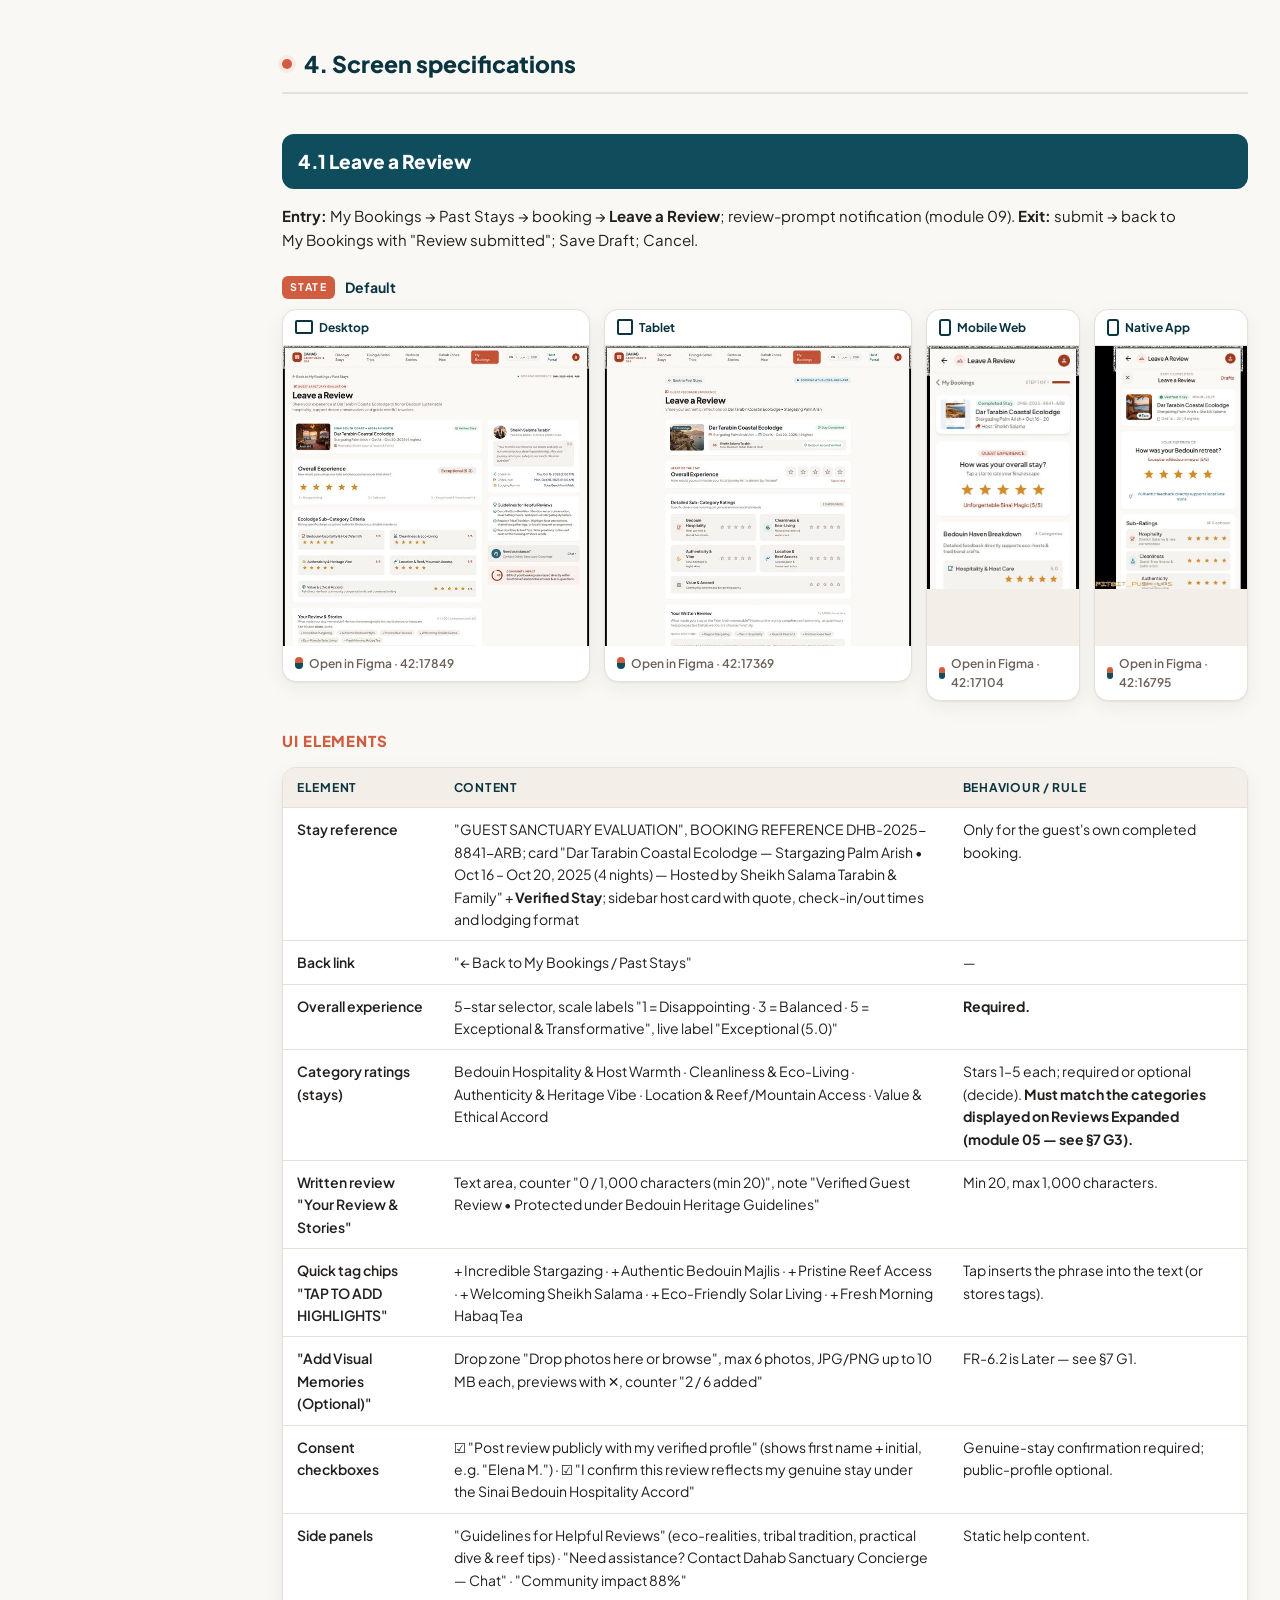
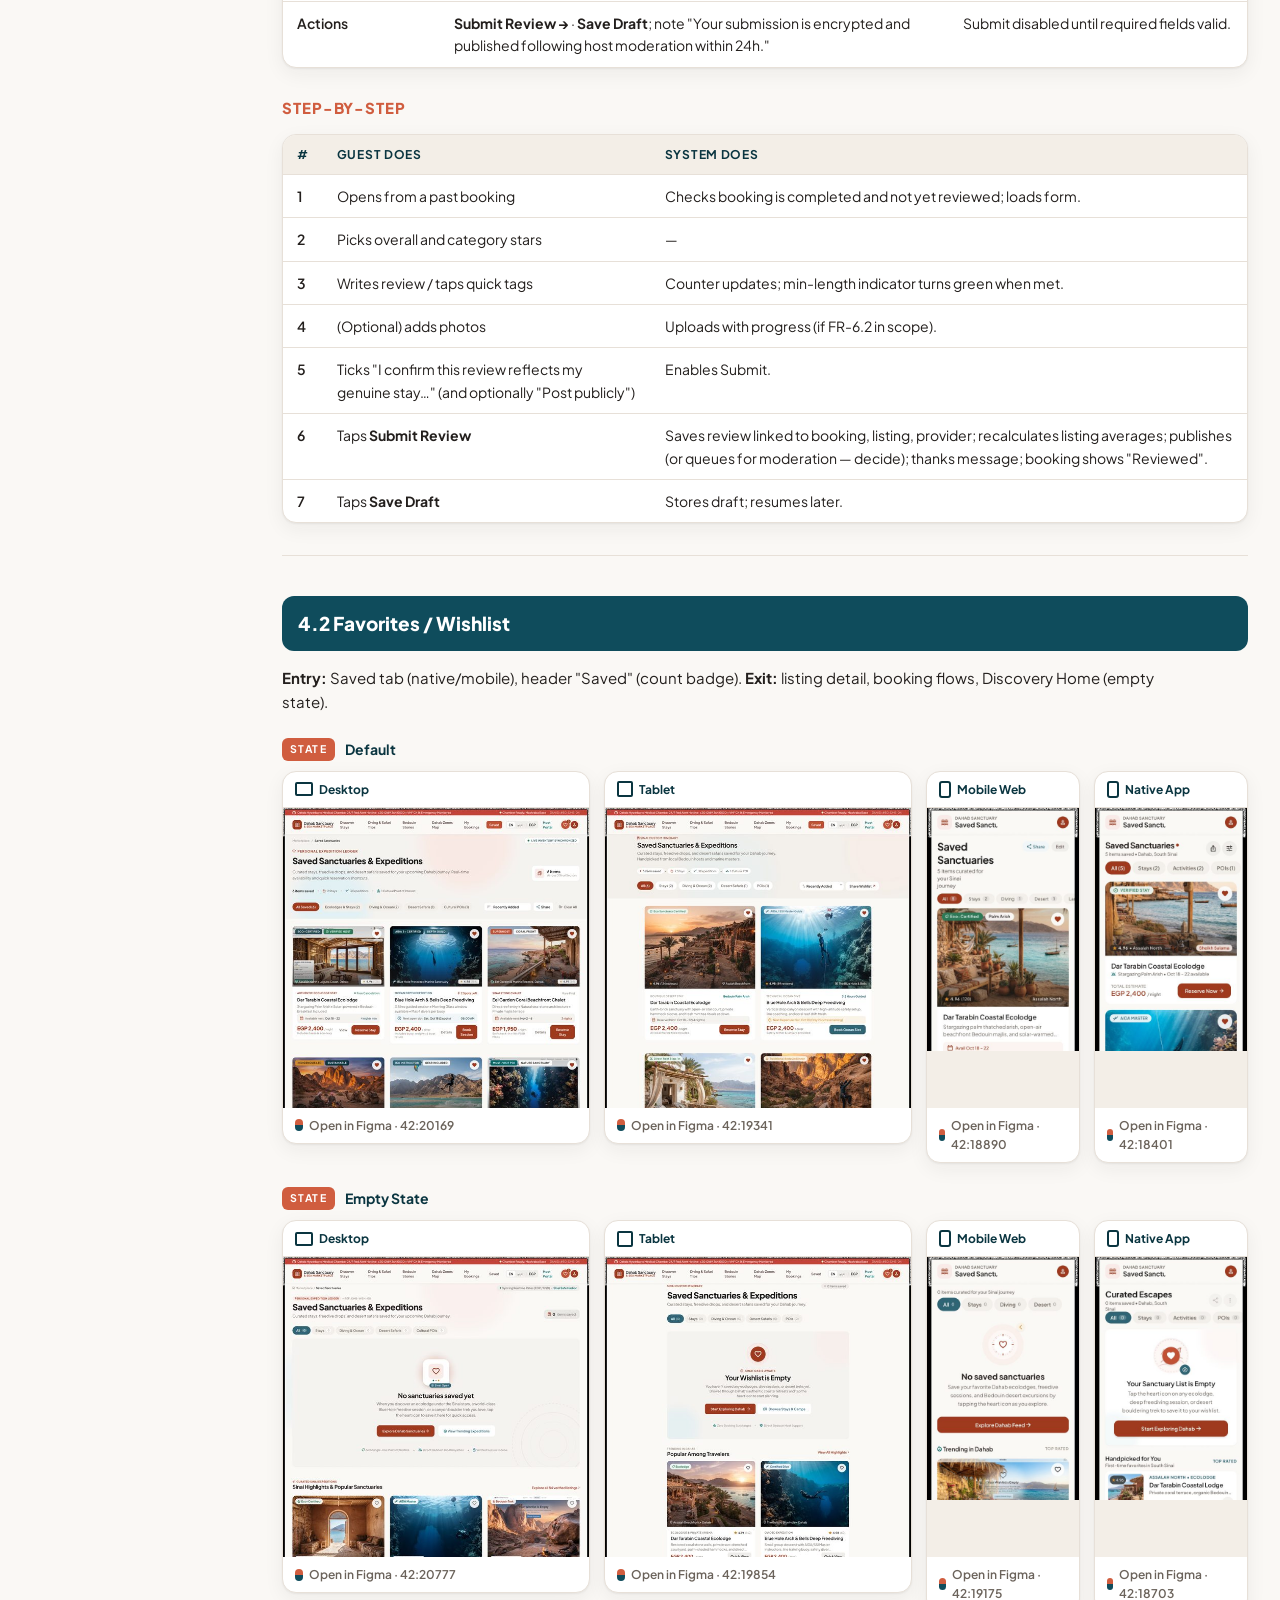
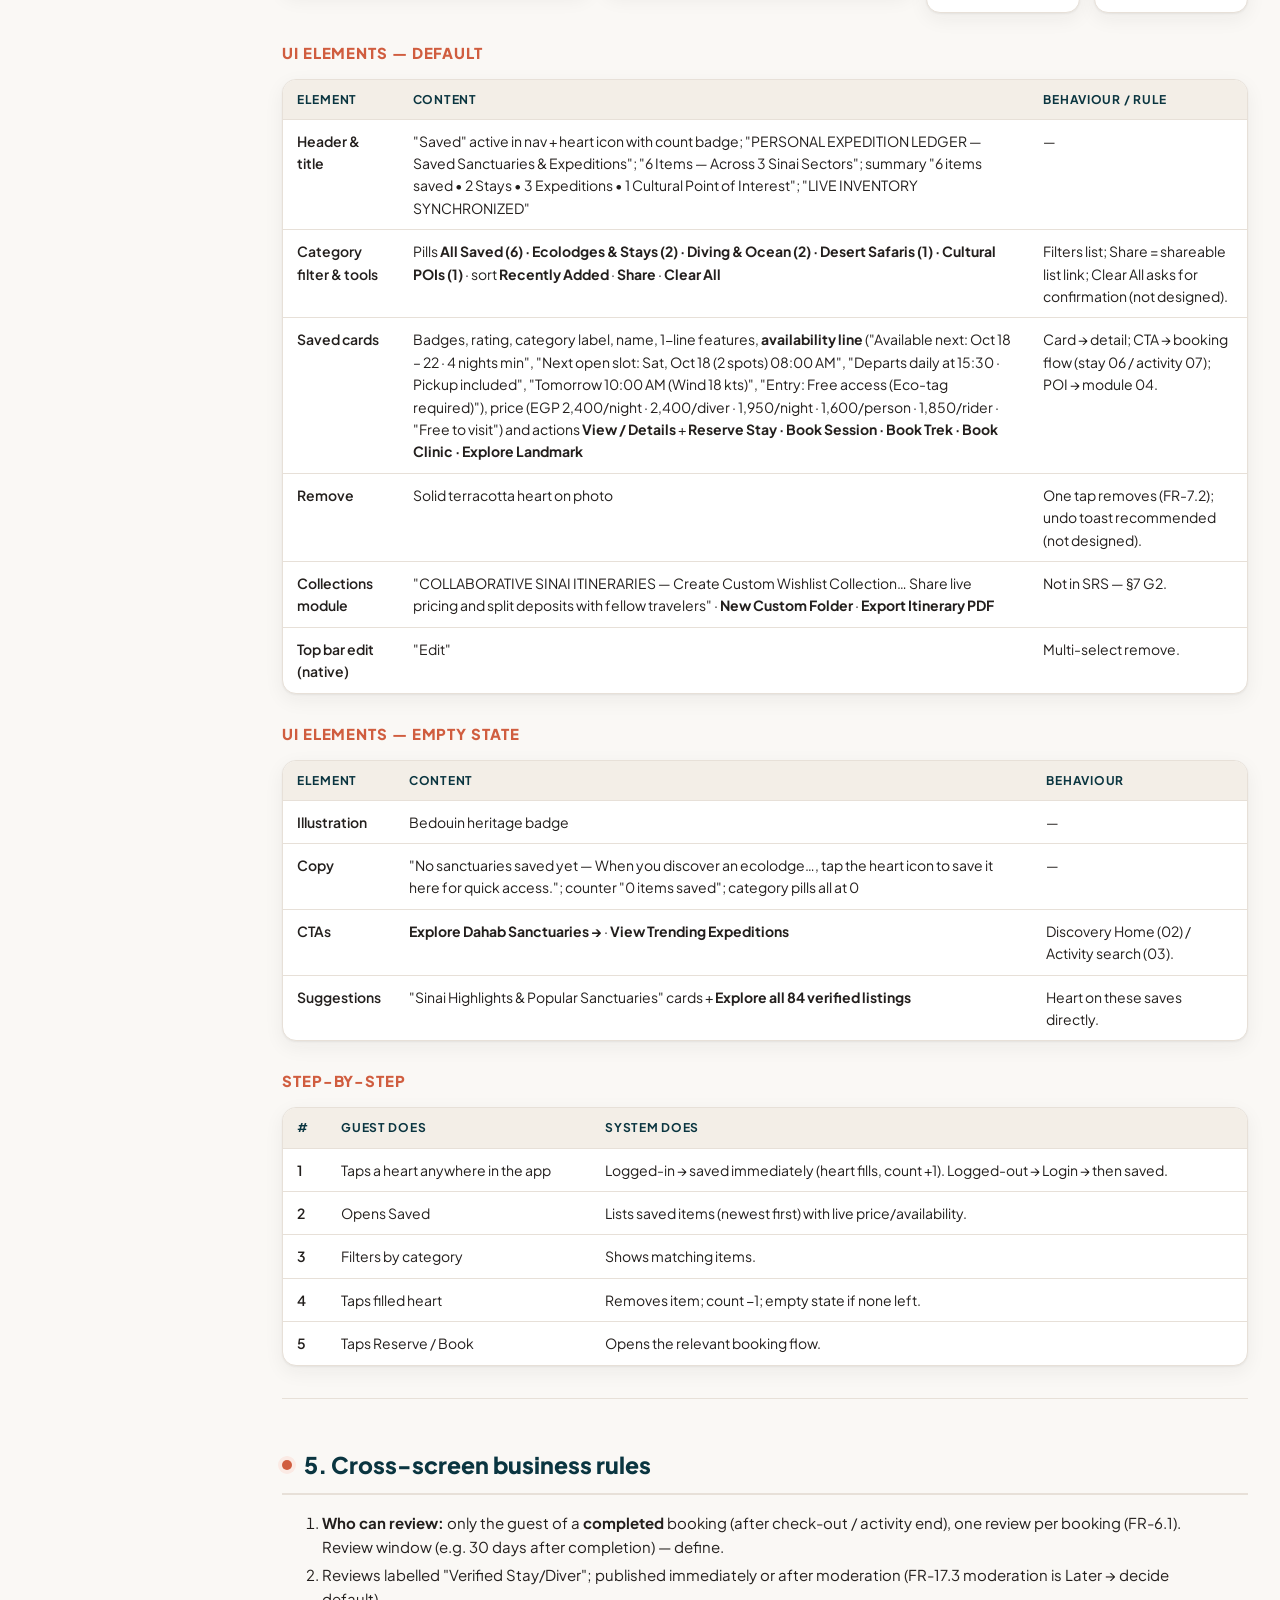
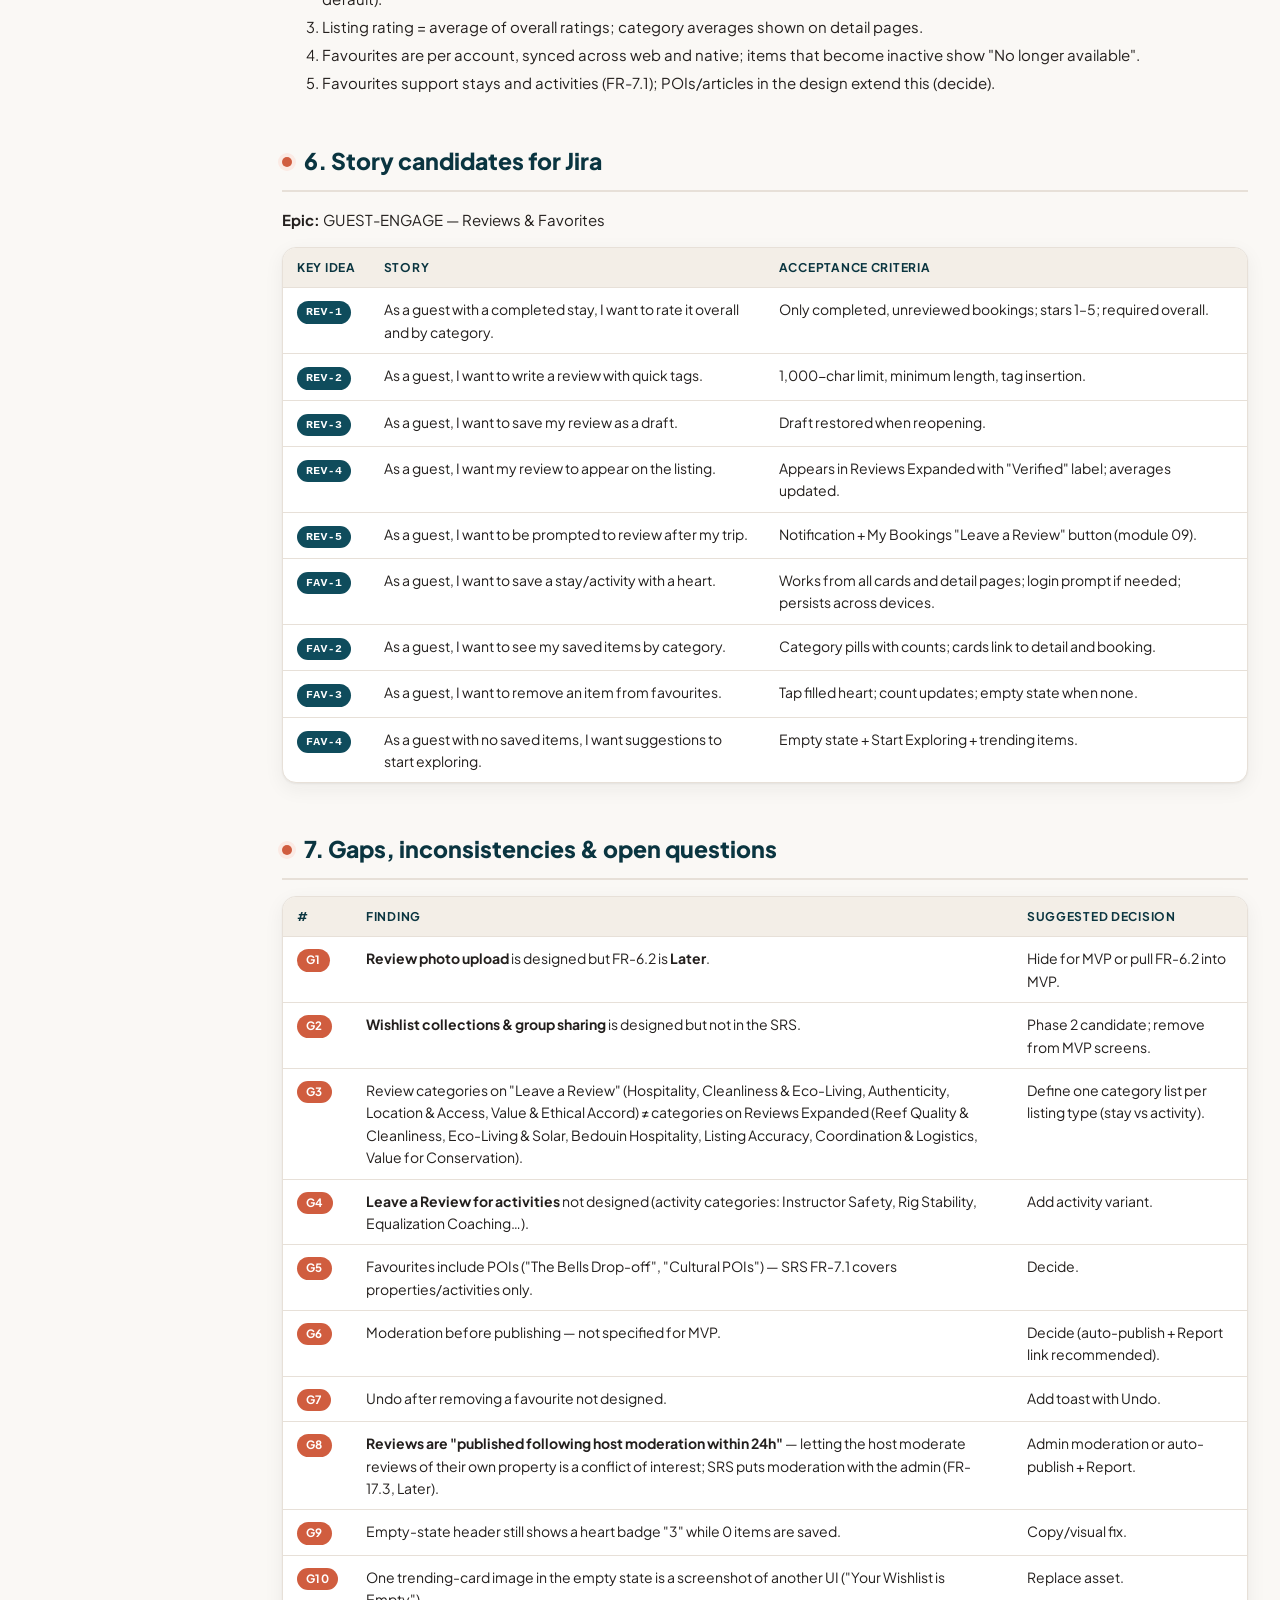
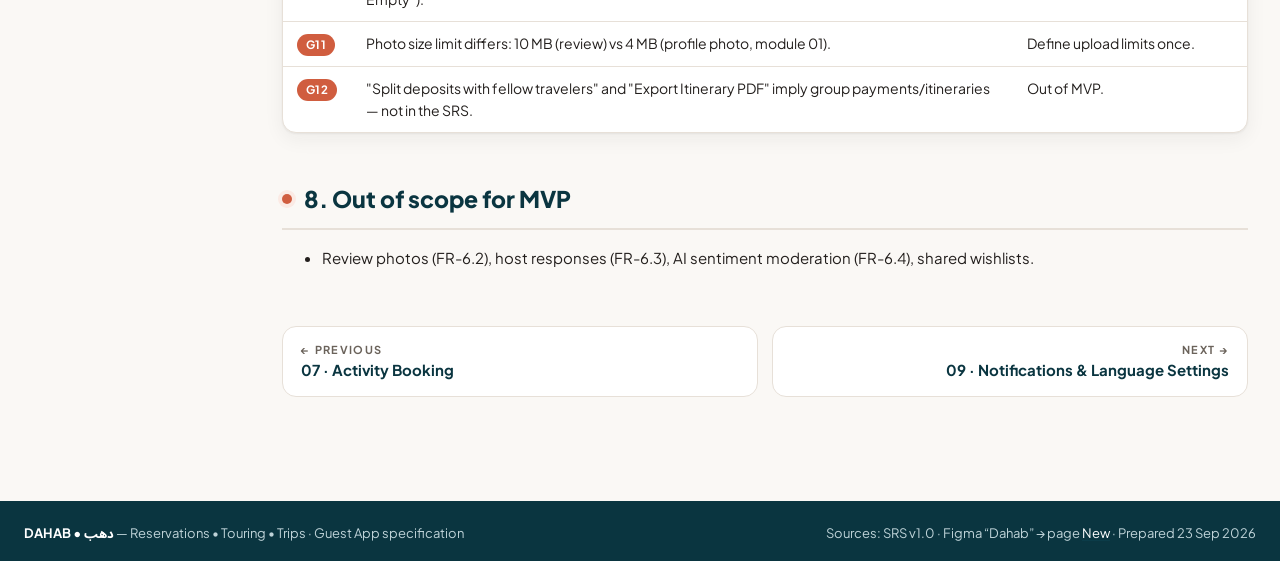
<file: 08-reviews-and-favorites.html>
<!doctype html>
<html lang="en">
<head>
<meta charset="utf-8">
<meta name="viewport" content="width=device-width, initial-scale=1">
<title>08 Reviews &amp; Favorites · Dahab Guest App Specs</title>
<link rel="icon" href="assets/logo.svg" type="image/svg+xml">
<link rel="preconnect" href="https://fonts.googleapis.com">
<link rel="preconnect" href="https://fonts.gstatic.com" crossorigin>
<link href="https://fonts.googleapis.com/css2?family=Plus+Jakarta+Sans:wght@400;500;600;700;800&family=Noto+Sans+Arabic:wght@400;600;700&display=swap" rel="stylesheet">
<link rel="stylesheet" href="assets/style.css">
</head>
<body>
<header class="topbar">
  <label for="nav-toggle" class="nav-btn" aria-label="Menu"><span></span><span></span><span></span></label>
  <a class="brand" href="index.html">
    <img src="assets/logo.svg" alt="">
    <span><span class="brand-name">DAHAB<span class="ar">• دهب</span></span>
    <span class="brand-sub">Guest App · Product Specification</span></span>
  </a>
  <nav class="topbar-links">
    <a href="index.html">Modules</a>
    <a href="issues.html">Issues</a>
    <a href="https://www.figma.com/design/JeROg9VP2nDmcMHfGjXmLy/Dahab?node-id=16-2" target="_blank" rel="noopener">Figma ↗</a>
  </nav>
</header>
<input type="checkbox" id="nav-toggle">
<div class="layout">
<nav class="sidebar"><div class="side-label">Overview</div><ul><li><a href="index.html"><span class="num alt">★</span>Home</a></li><li><a href="issues.html"><span class="num alt">!</span>Issues tracker</a></li></ul><div class="side-label">Guest app modules</div><ul><li><a href="01-account-authentication.html"><span class="num">01</span>Account &amp; Authentication</a></li><li><a href="02-discovery-home.html"><span class="num">02</span>Discovery Home</a></li><li><a href="03-search-results-and-map.html"><span class="num">03</span>Search Results &amp; Map</a></li><li><a href="04-dahab-guide-zones-pois-articles.html"><span class="num">04</span>Dahab Guide — Zones, Points of Interest &amp; Articles</a></li><li><a href="05-listing-detail-property-activity.html"><span class="num">05</span>Listing Detail — Property &amp; Activity</a></li><li><a href="06-accommodation-booking-and-my-bookings.html"><span class="num">06</span>Accommodation Booking &amp; My Bookings</a></li><li><a href="07-activity-booking.html"><span class="num">07</span>Activity Booking</a></li><li><a href="08-reviews-and-favorites.html" class=active><span class="num">08</span>Reviews &amp; Favorites</a></li><li><a href="09-notifications-and-language.html"><span class="num">09</span>Notifications &amp; Language Settings</a></li><li><a href="10-ai-concierge.html"><span class="num">10</span>AI Concierge Chat</a></li></ul></nav>
<main class="content">
<section class="hero">
  <div class="eyebrow"><span class="hero-num">08</span> Guest App · Module</div>
  <h1>Reviews &amp; Favorites</h1>
  <p class="lead">- <b>Leave a Review:</b> after a completed stay/activity, the guest rates it overall and by category, writes a review, and submits it.</p>
  <dl class="meta"><div><dt>Module</dt><dd>Leave a Review · Favorites / Wishlist (with empty state)</dd></div><div><dt>Apps</dt><dd>Desktop Web (1440), Tablet Web (834), Mobile Web, Native App (390)</dd></div><div><dt>Figma</dt><dd>Page <b>New</b> → sections <em>Leave a Review</em> (4 frames) and <em>Favorites / Wishlist</em> (8 frames)</dd></div><div><dt>SRS</dt><dd>§3.6 FR-6.1 (FR-6.2, 6.3, 6.4 Later), §3.7 FR-7.1, FR-7.2</dd></div><div><dt>Screens</dt><dd>2 screens · 3 states · 12 frames</dd></div></dl>
  <div class="hero-waves"></div>
</section><article class="doc"><blockquote>
<p>Content checked against the exported Desktop screenshots (the Figma text API limit was reached for this module).</p>
</blockquote>
<hr />
<h2 id="1-module-summary">1. Module summary</h2>
<ul>
<li><strong>Leave a Review:</strong> after a completed stay/activity, the guest rates it overall and by category, writes a review, and submits it. Reviews then appear on the listing (module 05).</li>
<li><strong>Favorites / Wishlist:</strong> the guest's saved stays, activities (and POIs), filterable by category, with quick booking and one-tap remove; an empty state invites exploring.</li>
</ul>
<h2 id="2-business-requirements-covered-srs">2. Business requirements covered (SRS)</h2>
<div class="table-wrap"><table>
<thead>
<tr class="header">
<th>ID</th>
<th>Requirement</th>
<th>Priority</th>
<th>MVP</th>
<th>Where</th>
</tr>
</thead>
<tbody>
<tr class="odd">
<td>FR-6.1</td>
<td>Rating (1–5) and written review after a completed booking</td>
<td><span class="badge b-high">High</span></td>
<td><span class="badge b-mvp">MVP ✓</span></td>
<td>Leave a Review</td>
</tr>
<tr class="even">
<td>FR-6.2</td>
<td>Attach photos to a review</td>
<td><span class="badge b-low">Low</span></td>
<td><strong>Later</strong></td>
<td>Photo uploader is in the design — §7 G1</td>
</tr>
<tr class="odd">
<td>FR-6.3</td>
<td>Provider responds publicly</td>
<td><span class="badge b-medium">Medium</span></td>
<td><span class="badge b-later">Later</span></td>
<td>(display in module 05)</td>
</tr>
<tr class="even">
<td>FR-6.4</td>
<td>AI sentiment scoring &amp; moderation flagging</td>
<td><span class="badge b-medium">Medium</span></td>
<td><span class="badge b-later">Later</span></td>
<td>—</td>
</tr>
<tr class="odd">
<td>FR-7.1</td>
<td>Save properties/activities to favourites</td>
<td><span class="badge b-medium">Medium</span></td>
<td><span class="badge b-mvp">MVP ✓</span></td>
<td>Hearts everywhere + Favorites screen</td>
</tr>
<tr class="even">
<td>FR-7.2</td>
<td>Remove items from favourites</td>
<td><span class="badge b-medium">Medium</span></td>
<td><span class="badge b-mvp">MVP ✓</span></td>
<td>Filled heart on each card</td>
</tr>
</tbody>
</table></div>
<h2 id="3-screen-inventory">3. Screen inventory</h2>
<div class="table-wrap"><table>
<thead>
<tr class="header">
<th>#</th>
<th>Screen</th>
<th>States</th>
<th>Breakpoints</th>
</tr>
</thead>
<tbody>
<tr class="odd">
<td>4.1</td>
<td>Leave a Review</td>
<td>Default</td>
<td>All 4</td>
</tr>
<tr class="even">
<td>4.2</td>
<td>Favorites / Wishlist</td>
<td>Default · Empty state</td>
<td>All 4</td>
</tr>
</tbody>
</table></div>
<hr />
<h2 id="4-screen-specifications">4. Screen specifications</h2>
<h3 id="41-leave-a-review">4.1 Leave a Review</h3>
<p><strong>Entry:</strong> My Bookings → Past Stays → booking → <strong>Leave a Review</strong>; review-prompt notification (module 09). <strong>Exit:</strong> submit → back to My Bookings with "Review submitted"; Save Draft; Cancel.</p>
<div class="state-title">Default</div>
<div class="shot-grid" style="grid-template-columns:2fr 2fr 1fr 1fr">
<figure class="shot bp-desktop"><figcaption><span class="bp-ico">Desktop</span></figcaption><a class="frame" href="images/42-17849.png" target="_blank" rel="noopener"><img loading="lazy" src="images/thumbs/42-17849.jpg" alt="Default – Desktop"></a><a class="figma" href="https://www.figma.com/design/JeROg9VP2nDmcMHfGjXmLy/Dahab?node-id=42-17849" target="_blank" rel="noopener">Open in Figma · 42:17849</a></figure>
<figure class="shot bp-tablet"><figcaption><span class="bp-ico">Tablet</span></figcaption><a class="frame" href="images/42-17369.png" target="_blank" rel="noopener"><img loading="lazy" src="images/thumbs/42-17369.jpg" alt="Default – Tablet"></a><a class="figma" href="https://www.figma.com/design/JeROg9VP2nDmcMHfGjXmLy/Dahab?node-id=42-17369" target="_blank" rel="noopener">Open in Figma · 42:17369</a></figure>
<figure class="shot bp-mobile"><figcaption><span class="bp-ico">Mobile Web</span></figcaption><a class="frame" href="images/42-17104.png" target="_blank" rel="noopener"><img loading="lazy" src="images/thumbs/42-17104.jpg" alt="Default – Mobile Web"></a><a class="figma" href="https://www.figma.com/design/JeROg9VP2nDmcMHfGjXmLy/Dahab?node-id=42-17104" target="_blank" rel="noopener">Open in Figma · 42:17104</a></figure>
<figure class="shot bp-native"><figcaption><span class="bp-ico">Native App</span></figcaption><a class="frame" href="images/42-16795.png" target="_blank" rel="noopener"><img loading="lazy" src="images/thumbs/42-16795.jpg" alt="Default – Native App"></a><a class="figma" href="https://www.figma.com/design/JeROg9VP2nDmcMHfGjXmLy/Dahab?node-id=42-16795" target="_blank" rel="noopener">Open in Figma · 42:16795</a></figure>
</div>

<h4 id="ui-elements">UI elements</h4>
<div class="table-wrap"><table>
<thead>
<tr class="header">
<th>Element</th>
<th>Content</th>
<th>Behaviour / rule</th>
</tr>
</thead>
<tbody>
<tr class="odd">
<td>Stay reference</td>
<td>"GUEST SANCTUARY EVALUATION", BOOKING REFERENCE DHB-2025-8841-ARB; card "Dar Tarabin Coastal Ecolodge — Stargazing Palm Arish • Oct 16 – Oct 20, 2025 (4 nights) — Hosted by Sheikh Salama Tarabin &amp; Family" + <strong>Verified Stay</strong>; sidebar host card with quote, check-in/out times and lodging format</td>
<td>Only for the guest's own completed booking.</td>
</tr>
<tr class="even">
<td>Back link</td>
<td>"← Back to My Bookings / Past Stays"</td>
<td>—</td>
</tr>
<tr class="odd">
<td>Overall experience</td>
<td>5-star selector, scale labels "1 = Disappointing · 3 = Balanced · 5 = Exceptional &amp; Transformative", live label "Exceptional (5.0)"</td>
<td><strong>Required.</strong></td>
</tr>
<tr class="even">
<td>Category ratings (stays)</td>
<td>Bedouin Hospitality &amp; Host Warmth · Cleanliness &amp; Eco-Living · Authenticity &amp; Heritage Vibe · Location &amp; Reef/Mountain Access · Value &amp; Ethical Accord</td>
<td>Stars 1–5 each; required or optional (decide). <strong>Must match the categories displayed on Reviews Expanded (module 05 — see §7 G3).</strong></td>
</tr>
<tr class="odd">
<td>Written review "Your Review &amp; Stories"</td>
<td>Text area, counter "0 / 1,000 characters (min 20)", note "Verified Guest Review • Protected under Bedouin Heritage Guidelines"</td>
<td>Min 20, max 1,000 characters.</td>
</tr>
<tr class="even">
<td>Quick tag chips "TAP TO ADD HIGHLIGHTS"</td>
<td>+ Incredible Stargazing · + Authentic Bedouin Majlis · + Pristine Reef Access · + Welcoming Sheikh Salama · + Eco-Friendly Solar Living · + Fresh Morning Habaq Tea</td>
<td>Tap inserts the phrase into the text (or stores tags).</td>
</tr>
<tr class="odd">
<td>"Add Visual Memories (Optional)"</td>
<td>Drop zone "Drop photos here or browse", max 6 photos, JPG/PNG up to 10 MB each, previews with ✕, counter "2 / 6 added"</td>
<td>FR-6.2 is Later — see §7 G1.</td>
</tr>
<tr class="even">
<td>Consent checkboxes</td>
<td>☑ "Post review publicly with my verified profile" (shows first name + initial, e.g. "Elena M.") · ☑ "I confirm this review reflects my genuine stay under the Sinai Bedouin Hospitality Accord"</td>
<td>Genuine-stay confirmation required; public-profile optional.</td>
</tr>
<tr class="odd">
<td>Side panels</td>
<td>"Guidelines for Helpful Reviews" (eco-realities, tribal tradition, practical dive &amp; reef tips) · "Need assistance? Contact Dahab Sanctuary Concierge — Chat" · "Community impact 88%"</td>
<td>Static help content.</td>
</tr>
<tr class="even">
<td>Actions</td>
<td><strong>Submit Review →</strong> · <strong>Save Draft</strong>; note "Your submission is encrypted and published following host moderation within 24h."</td>
<td>Submit disabled until required fields valid.</td>
</tr>
</tbody>
</table></div>
<h4 id="step-by-step">Step-by-step</h4>
<div class="table-wrap"><table>
<thead>
<tr class="header">
<th>#</th>
<th>Guest does</th>
<th>System does</th>
</tr>
</thead>
<tbody>
<tr class="odd">
<td>1</td>
<td>Opens from a past booking</td>
<td>Checks booking is completed and not yet reviewed; loads form.</td>
</tr>
<tr class="even">
<td>2</td>
<td>Picks overall and category stars</td>
<td>—</td>
</tr>
<tr class="odd">
<td>3</td>
<td>Writes review / taps quick tags</td>
<td>Counter updates; min-length indicator turns green when met.</td>
</tr>
<tr class="even">
<td>4</td>
<td>(Optional) adds photos</td>
<td>Uploads with progress (if FR-6.2 in scope).</td>
</tr>
<tr class="odd">
<td>5</td>
<td>Ticks "I confirm this review reflects my genuine stay…" (and optionally "Post publicly")</td>
<td>Enables Submit.</td>
</tr>
<tr class="even">
<td>6</td>
<td>Taps <strong>Submit Review</strong></td>
<td>Saves review linked to booking, listing, provider; recalculates listing averages; publishes (or queues for moderation — decide); thanks message; booking shows "Reviewed".</td>
</tr>
<tr class="odd">
<td>7</td>
<td>Taps <strong>Save Draft</strong></td>
<td>Stores draft; resumes later.</td>
</tr>
</tbody>
</table></div>
<hr />
<h3 id="42-favorites--wishlist">4.2 Favorites / Wishlist</h3>
<p><strong>Entry:</strong> Saved tab (native/mobile), header "Saved" (count badge). <strong>Exit:</strong> listing detail, booking flows, Discovery Home (empty state).</p>
<div class="state-title">Default</div>
<div class="shot-grid" style="grid-template-columns:2fr 2fr 1fr 1fr">
<figure class="shot bp-desktop"><figcaption><span class="bp-ico">Desktop</span></figcaption><a class="frame" href="images/42-20169.png" target="_blank" rel="noopener"><img loading="lazy" src="images/thumbs/42-20169.jpg" alt="Default – Desktop"></a><a class="figma" href="https://www.figma.com/design/JeROg9VP2nDmcMHfGjXmLy/Dahab?node-id=42-20169" target="_blank" rel="noopener">Open in Figma · 42:20169</a></figure>
<figure class="shot bp-tablet"><figcaption><span class="bp-ico">Tablet</span></figcaption><a class="frame" href="images/42-19341.png" target="_blank" rel="noopener"><img loading="lazy" src="images/thumbs/42-19341.jpg" alt="Default – Tablet"></a><a class="figma" href="https://www.figma.com/design/JeROg9VP2nDmcMHfGjXmLy/Dahab?node-id=42-19341" target="_blank" rel="noopener">Open in Figma · 42:19341</a></figure>
<figure class="shot bp-mobile"><figcaption><span class="bp-ico">Mobile Web</span></figcaption><a class="frame" href="images/42-18890.png" target="_blank" rel="noopener"><img loading="lazy" src="images/thumbs/42-18890.jpg" alt="Default – Mobile Web"></a><a class="figma" href="https://www.figma.com/design/JeROg9VP2nDmcMHfGjXmLy/Dahab?node-id=42-18890" target="_blank" rel="noopener">Open in Figma · 42:18890</a></figure>
<figure class="shot bp-native"><figcaption><span class="bp-ico">Native App</span></figcaption><a class="frame" href="images/42-18401.png" target="_blank" rel="noopener"><img loading="lazy" src="images/thumbs/42-18401.jpg" alt="Default – Native App"></a><a class="figma" href="https://www.figma.com/design/JeROg9VP2nDmcMHfGjXmLy/Dahab?node-id=42-18401" target="_blank" rel="noopener">Open in Figma · 42:18401</a></figure>
</div>

<div class="state-title">Empty State</div>
<div class="shot-grid" style="grid-template-columns:2fr 2fr 1fr 1fr">
<figure class="shot bp-desktop"><figcaption><span class="bp-ico">Desktop</span></figcaption><a class="frame" href="images/42-20777.png" target="_blank" rel="noopener"><img loading="lazy" src="images/thumbs/42-20777.jpg" alt="Empty State – Desktop"></a><a class="figma" href="https://www.figma.com/design/JeROg9VP2nDmcMHfGjXmLy/Dahab?node-id=42-20777" target="_blank" rel="noopener">Open in Figma · 42:20777</a></figure>
<figure class="shot bp-tablet"><figcaption><span class="bp-ico">Tablet</span></figcaption><a class="frame" href="images/42-19854.png" target="_blank" rel="noopener"><img loading="lazy" src="images/thumbs/42-19854.jpg" alt="Empty State – Tablet"></a><a class="figma" href="https://www.figma.com/design/JeROg9VP2nDmcMHfGjXmLy/Dahab?node-id=42-19854" target="_blank" rel="noopener">Open in Figma · 42:19854</a></figure>
<figure class="shot bp-mobile"><figcaption><span class="bp-ico">Mobile Web</span></figcaption><a class="frame" href="images/42-19175.png" target="_blank" rel="noopener"><img loading="lazy" src="images/thumbs/42-19175.jpg" alt="Empty State – Mobile Web"></a><a class="figma" href="https://www.figma.com/design/JeROg9VP2nDmcMHfGjXmLy/Dahab?node-id=42-19175" target="_blank" rel="noopener">Open in Figma · 42:19175</a></figure>
<figure class="shot bp-native"><figcaption><span class="bp-ico">Native App</span></figcaption><a class="frame" href="images/42-18703.png" target="_blank" rel="noopener"><img loading="lazy" src="images/thumbs/42-18703.jpg" alt="Empty State – Native App"></a><a class="figma" href="https://www.figma.com/design/JeROg9VP2nDmcMHfGjXmLy/Dahab?node-id=42-18703" target="_blank" rel="noopener">Open in Figma · 42:18703</a></figure>
</div>

<h4 id="ui-elements--default">UI elements — default</h4>
<div class="table-wrap"><table>
<thead>
<tr class="header">
<th>Element</th>
<th>Content</th>
<th>Behaviour / rule</th>
</tr>
</thead>
<tbody>
<tr class="odd">
<td>Header &amp; title</td>
<td>"Saved" active in nav + heart icon with count badge; "PERSONAL EXPEDITION LEDGER — Saved Sanctuaries &amp; Expeditions"; "6 Items — Across 3 Sinai Sectors"; summary "6 items saved • 2 Stays • 3 Expeditions • 1 Cultural Point of Interest"; "LIVE INVENTORY SYNCHRONIZED"</td>
<td>—</td>
</tr>
<tr class="even">
<td>Category filter &amp; tools</td>
<td>Pills <strong>All Saved (6) · Ecolodges &amp; Stays (2) · Diving &amp; Ocean (2) · Desert Safaris (1) · Cultural POIs (1)</strong> · sort <strong>Recently Added</strong> · <strong>Share</strong> · <strong>Clear All</strong></td>
<td>Filters list; Share = shareable list link; Clear All asks for confirmation (not designed).</td>
</tr>
<tr class="odd">
<td>Saved cards</td>
<td>Badges, rating, category label, name, 1-line features, <strong>availability line</strong> ("Available next: Oct 18 – 22 · 4 nights min", "Next open slot: Sat, Oct 18 (2 spots) 08:00 AM", "Departs daily at 15:30 · Pickup included", "Tomorrow 10:00 AM (Wind 18 kts)", "Entry: Free access (Eco-tag required)"), price (EGP 2,400/night · 2,400/diver · 1,950/night · 1,600/person · 1,850/rider · "Free to visit") and actions <strong>View / Details</strong> + <strong>Reserve Stay · Book Session · Book Trek · Book Clinic · Explore Landmark</strong></td>
<td>Card → detail; CTA → booking flow (stay 06 / activity 07); POI → module 04.</td>
</tr>
<tr class="even">
<td>Remove</td>
<td>Solid terracotta heart on photo</td>
<td>One tap removes (FR-7.2); undo toast recommended (not designed).</td>
</tr>
<tr class="odd">
<td>Collections module</td>
<td>"COLLABORATIVE SINAI ITINERARIES — Create Custom Wishlist Collection… Share live pricing and split deposits with fellow travelers" · <strong>New Custom Folder</strong> · <strong>Export Itinerary PDF</strong></td>
<td>Not in SRS — §7 G2.</td>
</tr>
<tr class="even">
<td>Top bar edit (native)</td>
<td>"Edit"</td>
<td>Multi-select remove.</td>
</tr>
</tbody>
</table></div>
<h4 id="ui-elements--empty-state">UI elements — empty state</h4>
<div class="table-wrap"><table>
<thead>
<tr class="header">
<th>Element</th>
<th>Content</th>
<th>Behaviour</th>
</tr>
</thead>
<tbody>
<tr class="odd">
<td>Illustration</td>
<td>Bedouin heritage badge</td>
<td>—</td>
</tr>
<tr class="even">
<td>Copy</td>
<td>"No sanctuaries saved yet — When you discover an ecolodge…, tap the heart icon to save it here for quick access."; counter "0 items saved"; category pills all at 0</td>
<td>—</td>
</tr>
<tr class="odd">
<td>CTAs</td>
<td><strong>Explore Dahab Sanctuaries →</strong> · <strong>View Trending Expeditions</strong></td>
<td>Discovery Home (02) / Activity search (03).</td>
</tr>
<tr class="even">
<td>Suggestions</td>
<td>"Sinai Highlights &amp; Popular Sanctuaries" cards + <strong>Explore all 84 verified listings</strong></td>
<td>Heart on these saves directly.</td>
</tr>
</tbody>
</table></div>
<h4 id="step-by-step-1">Step-by-step</h4>
<div class="table-wrap"><table>
<thead>
<tr class="header">
<th>#</th>
<th>Guest does</th>
<th>System does</th>
</tr>
</thead>
<tbody>
<tr class="odd">
<td>1</td>
<td>Taps a heart anywhere in the app</td>
<td>Logged-in → saved immediately (heart fills, count +1). Logged-out → Login → then saved.</td>
</tr>
<tr class="even">
<td>2</td>
<td>Opens Saved</td>
<td>Lists saved items (newest first) with live price/availability.</td>
</tr>
<tr class="odd">
<td>3</td>
<td>Filters by category</td>
<td>Shows matching items.</td>
</tr>
<tr class="even">
<td>4</td>
<td>Taps filled heart</td>
<td>Removes item; count −1; empty state if none left.</td>
</tr>
<tr class="odd">
<td>5</td>
<td>Taps Reserve / Book</td>
<td>Opens the relevant booking flow.</td>
</tr>
</tbody>
</table></div>
<hr />
<h2 id="5-cross-screen-business-rules">5. Cross-screen business rules</h2>
<ol type="1">
<li><strong>Who can review:</strong> only the guest of a <strong>completed</strong> booking (after check-out / activity end), one review per booking (FR-6.1). Review window (e.g. 30 days after completion) — define.</li>
<li>Reviews labelled "Verified Stay/Diver"; published immediately or after moderation (FR-17.3 moderation is Later → decide default).</li>
<li>Listing rating = average of overall ratings; category averages shown on detail pages.</li>
<li>Favourites are per account, synced across web and native; items that become inactive show "No longer available".</li>
<li>Favourites support stays and activities (FR-7.1); POIs/articles in the design extend this (decide).</li>
</ol>
<h2 id="6-story-candidates-for-jira">6. Story candidates for Jira</h2>
<p><strong>Epic:</strong> GUEST-ENGAGE — Reviews &amp; Favorites</p>
<div class="table-wrap"><table>
<thead>
<tr class="header">
<th>Key idea</th>
<th>Story</th>
<th>Acceptance criteria</th>
</tr>
</thead>
<tbody>
<tr class="odd">
<td><span class="badge b-key">REV-1</span></td>
<td>As a guest with a completed stay, I want to rate it overall and by category.</td>
<td>Only completed, unreviewed bookings; stars 1–5; required overall.</td>
</tr>
<tr class="even">
<td><span class="badge b-key">REV-2</span></td>
<td>As a guest, I want to write a review with quick tags.</td>
<td>1,000-char limit, minimum length, tag insertion.</td>
</tr>
<tr class="odd">
<td><span class="badge b-key">REV-3</span></td>
<td>As a guest, I want to save my review as a draft.</td>
<td>Draft restored when reopening.</td>
</tr>
<tr class="even">
<td><span class="badge b-key">REV-4</span></td>
<td>As a guest, I want my review to appear on the listing.</td>
<td>Appears in Reviews Expanded with "Verified" label; averages updated.</td>
</tr>
<tr class="odd">
<td><span class="badge b-key">REV-5</span></td>
<td>As a guest, I want to be prompted to review after my trip.</td>
<td>Notification + My Bookings "Leave a Review" button (module 09).</td>
</tr>
<tr class="even">
<td><span class="badge b-key">FAV-1</span></td>
<td>As a guest, I want to save a stay/activity with a heart.</td>
<td>Works from all cards and detail pages; login prompt if needed; persists across devices.</td>
</tr>
<tr class="odd">
<td><span class="badge b-key">FAV-2</span></td>
<td>As a guest, I want to see my saved items by category.</td>
<td>Category pills with counts; cards link to detail and booking.</td>
</tr>
<tr class="even">
<td><span class="badge b-key">FAV-3</span></td>
<td>As a guest, I want to remove an item from favourites.</td>
<td>Tap filled heart; count updates; empty state when none.</td>
</tr>
<tr class="odd">
<td><span class="badge b-key">FAV-4</span></td>
<td>As a guest with no saved items, I want suggestions to start exploring.</td>
<td>Empty state + Start Exploring + trending items.</td>
</tr>
</tbody>
</table></div>
<h2 id="7-gaps-inconsistencies--open-questions">7. Gaps, inconsistencies &amp; open questions</h2>
<div class="table-wrap"><table>
<thead>
<tr class="header">
<th>#</th>
<th>Finding</th>
<th>Suggested decision</th>
</tr>
</thead>
<tbody>
<tr class="odd">
<td><span class="badge b-gap">G1</span></td>
<td><strong>Review photo upload</strong> is designed but FR-6.2 is <strong>Later</strong>.</td>
<td>Hide for MVP or pull FR-6.2 into MVP.</td>
</tr>
<tr class="even">
<td><span class="badge b-gap">G2</span></td>
<td><strong>Wishlist collections &amp; group sharing</strong> is designed but not in the SRS.</td>
<td>Phase 2 candidate; remove from MVP screens.</td>
</tr>
<tr class="odd">
<td><span class="badge b-gap">G3</span></td>
<td>Review categories on "Leave a Review" (Hospitality, Cleanliness &amp; Eco-Living, Authenticity, Location &amp; Access, Value &amp; Ethical Accord) ≠ categories on Reviews Expanded (Reef Quality &amp; Cleanliness, Eco-Living &amp; Solar, Bedouin Hospitality, Listing Accuracy, Coordination &amp; Logistics, Value for Conservation).</td>
<td>Define one category list per listing type (stay vs activity).</td>
</tr>
<tr class="even">
<td><span class="badge b-gap">G4</span></td>
<td><strong>Leave a Review for activities</strong> not designed (activity categories: Instructor Safety, Rig Stability, Equalization Coaching…).</td>
<td>Add activity variant.</td>
</tr>
<tr class="odd">
<td><span class="badge b-gap">G5</span></td>
<td>Favourites include POIs ("The Bells Drop-off", "Cultural POIs") — SRS FR-7.1 covers properties/activities only.</td>
<td>Decide.</td>
</tr>
<tr class="even">
<td><span class="badge b-gap">G6</span></td>
<td>Moderation before publishing — not specified for MVP.</td>
<td>Decide (auto-publish + Report link recommended).</td>
</tr>
<tr class="odd">
<td><span class="badge b-gap">G7</span></td>
<td>Undo after removing a favourite not designed.</td>
<td>Add toast with Undo.</td>
</tr>
<tr class="even">
<td><span class="badge b-gap">G8</span></td>
<td><strong>Reviews are "published following host moderation within 24h"</strong> — letting the host moderate reviews of their own property is a conflict of interest; SRS puts moderation with the admin (FR-17.3, Later).</td>
<td>Admin moderation or auto-publish + Report.</td>
</tr>
<tr class="odd">
<td><span class="badge b-gap">G9</span></td>
<td>Empty-state header still shows a heart badge "3" while 0 items are saved.</td>
<td>Copy/visual fix.</td>
</tr>
<tr class="even">
<td><span class="badge b-gap">G10</span></td>
<td>One trending-card image in the empty state is a screenshot of another UI ("Your Wishlist is Empty").</td>
<td>Replace asset.</td>
</tr>
<tr class="odd">
<td><span class="badge b-gap">G11</span></td>
<td>Photo size limit differs: 10 MB (review) vs 4 MB (profile photo, module 01).</td>
<td>Define upload limits once.</td>
</tr>
<tr class="even">
<td><span class="badge b-gap">G12</span></td>
<td>"Split deposits with fellow travelers" and "Export Itinerary PDF" imply group payments/itineraries — not in the SRS.</td>
<td>Out of MVP.</td>
</tr>
</tbody>
</table></div>
<h2 id="8-out-of-scope-for-mvp">8. Out of scope for MVP</h2>
<ul>
<li>Review photos (FR-6.2), host responses (FR-6.3), AI sentiment moderation (FR-6.4), shared wishlists.</li>
</ul>
</article><nav class="pager"><a href="07-activity-booking.html"><small>← Previous</small><b>07 · Activity Booking</b></a><a class="next" href="09-notifications-and-language.html"><small>Next →</small><b>09 · Notifications &amp; Language Settings</b></a></nav>
</main>
<aside class="toc"><div class="side-label">On this page</div><ul><li class="l2"><a href="#1-module-summary">1. Module summary</a></li>
<li class="l2"><a href="#2-business-requirements-covered-srs">2. Business requirements covered (SRS)</a></li>
<li class="l2"><a href="#3-screen-inventory">3. Screen inventory</a></li>
<li class="l2"><a href="#4-screen-specifications">4. Screen specifications</a></li>
<li class="l3"><a href="#41-leave-a-review">4.1 Leave a Review</a></li>
<li class="l3"><a href="#42-favorites--wishlist">4.2 Favorites / Wishlist</a></li>
<li class="l2"><a href="#5-cross-screen-business-rules">5. Cross-screen business rules</a></li>
<li class="l2"><a href="#6-story-candidates-for-jira">6. Story candidates for Jira</a></li>
<li class="l2"><a href="#7-gaps-inconsistencies--open-questions">7. Gaps, inconsistencies &amp; open questions</a></li>
<li class="l2"><a href="#8-out-of-scope-for-mvp">8. Out of scope for MVP</a></li></ul></aside>
</div>
<footer class="site-footer">
  <span><b style="color:#fff">DAHAB • دهب</b> — Reservations • Touring • Trips · Guest App specification</span>
  <span>Sources: SRS v1.0 · Figma “Dahab” → page <a href="https://www.figma.com/design/JeROg9VP2nDmcMHfGjXmLy/Dahab?node-id=16-2" target="_blank" rel="noopener">New</a> · Prepared 23 Sep 2026</span>
</footer>
<script src="assets/app.js" defer></script>
</body>
</html>
</file>
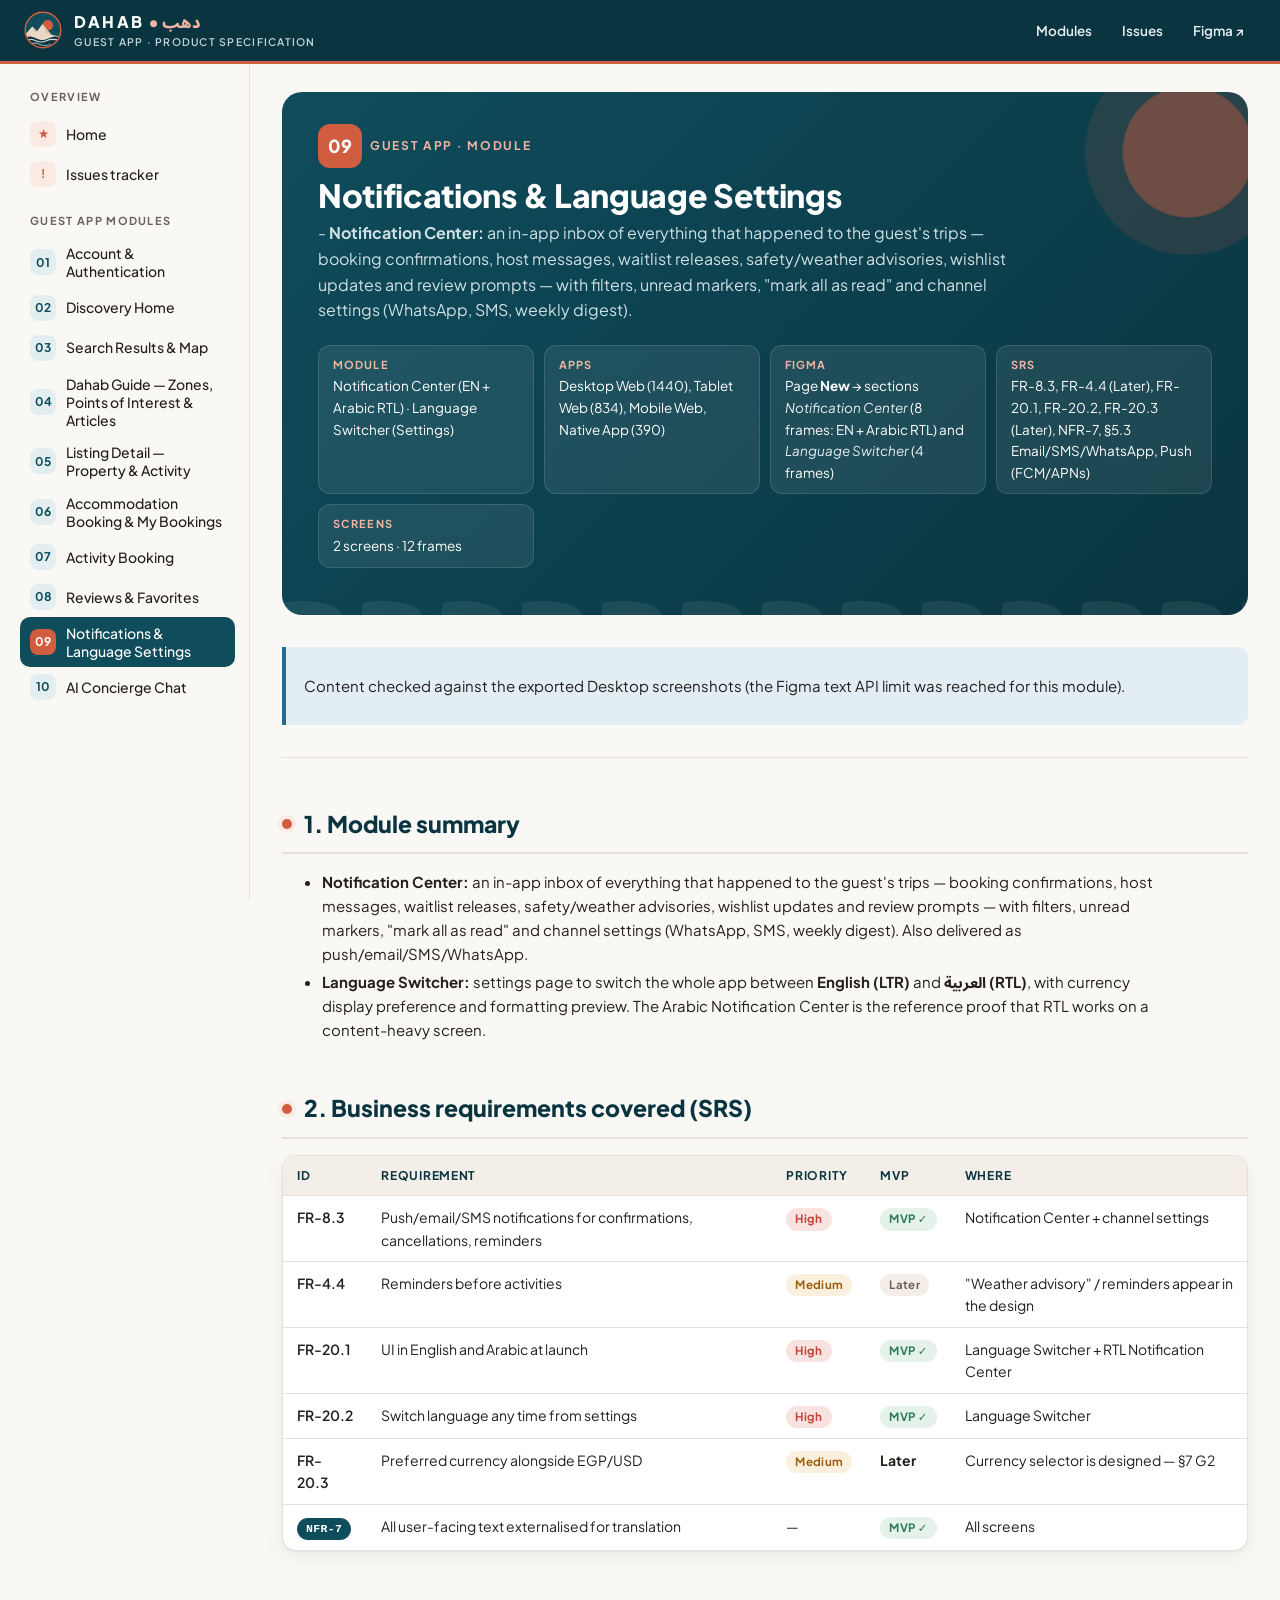
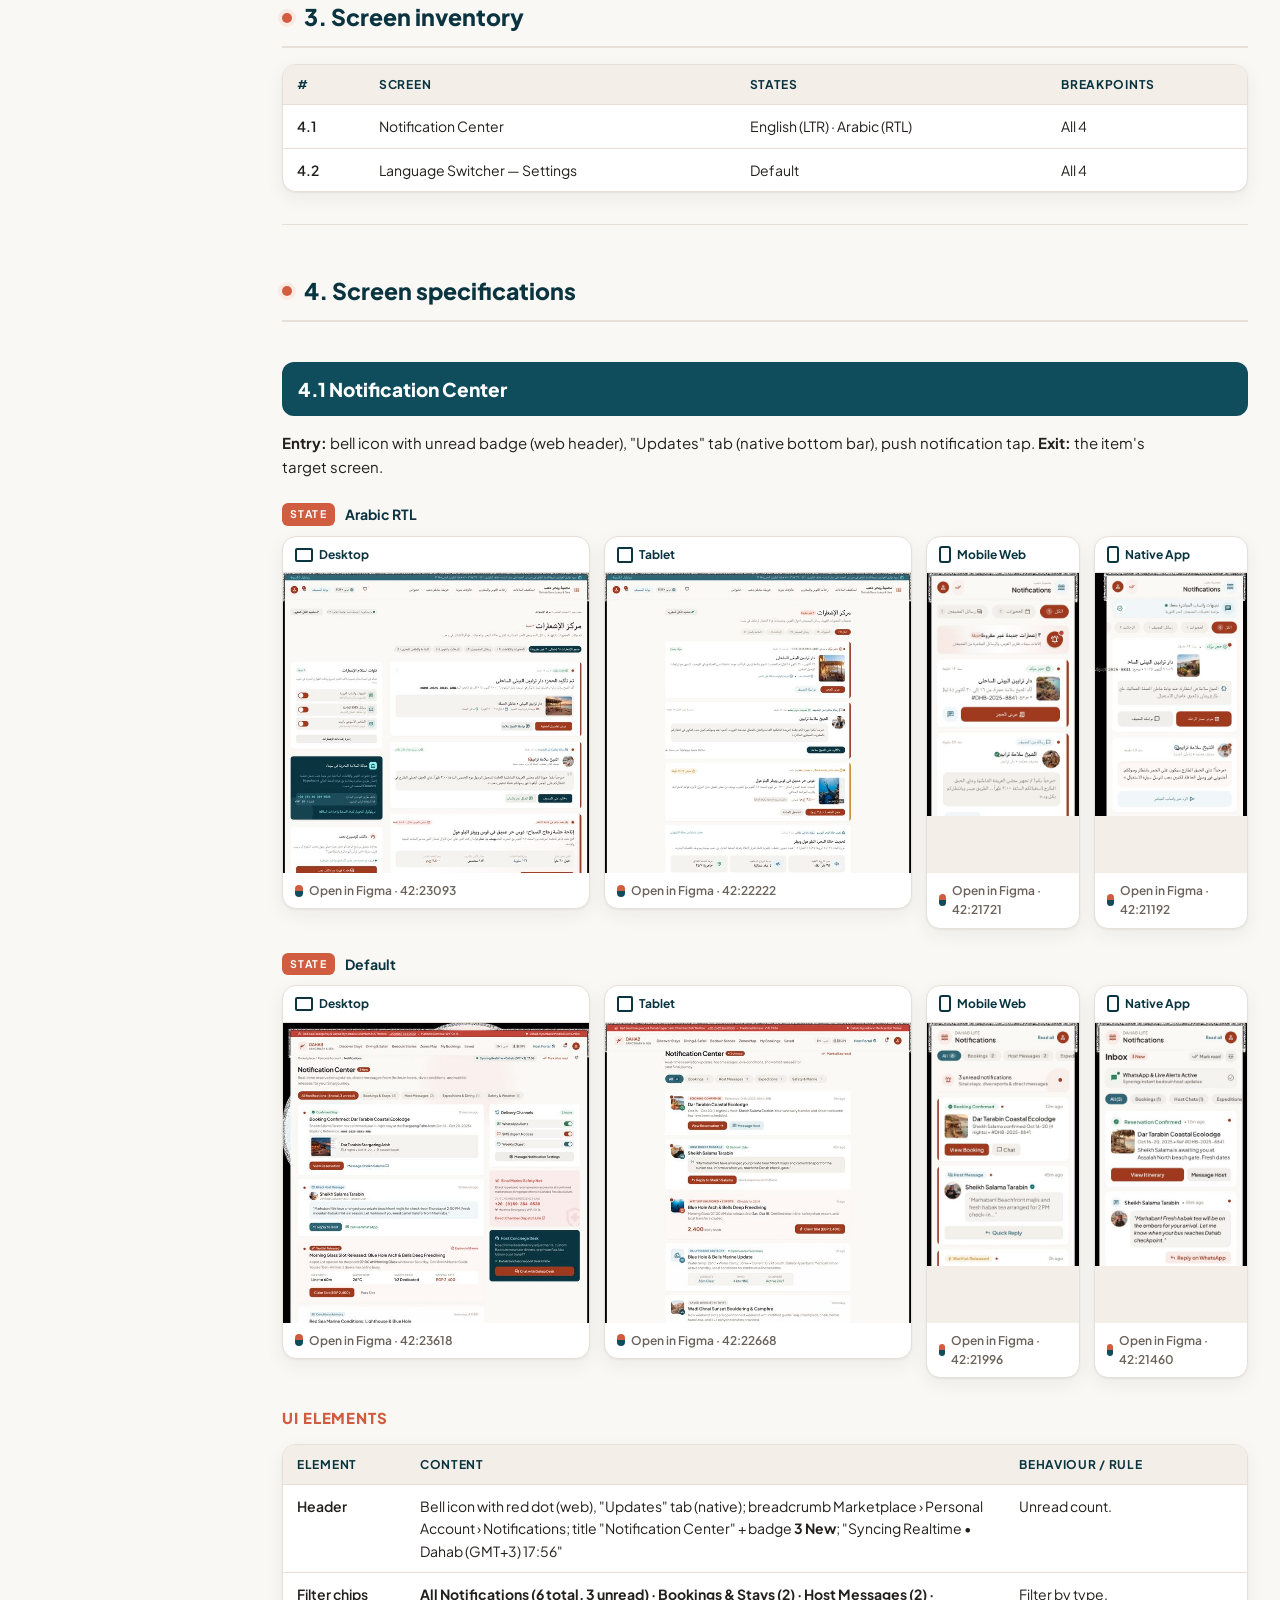
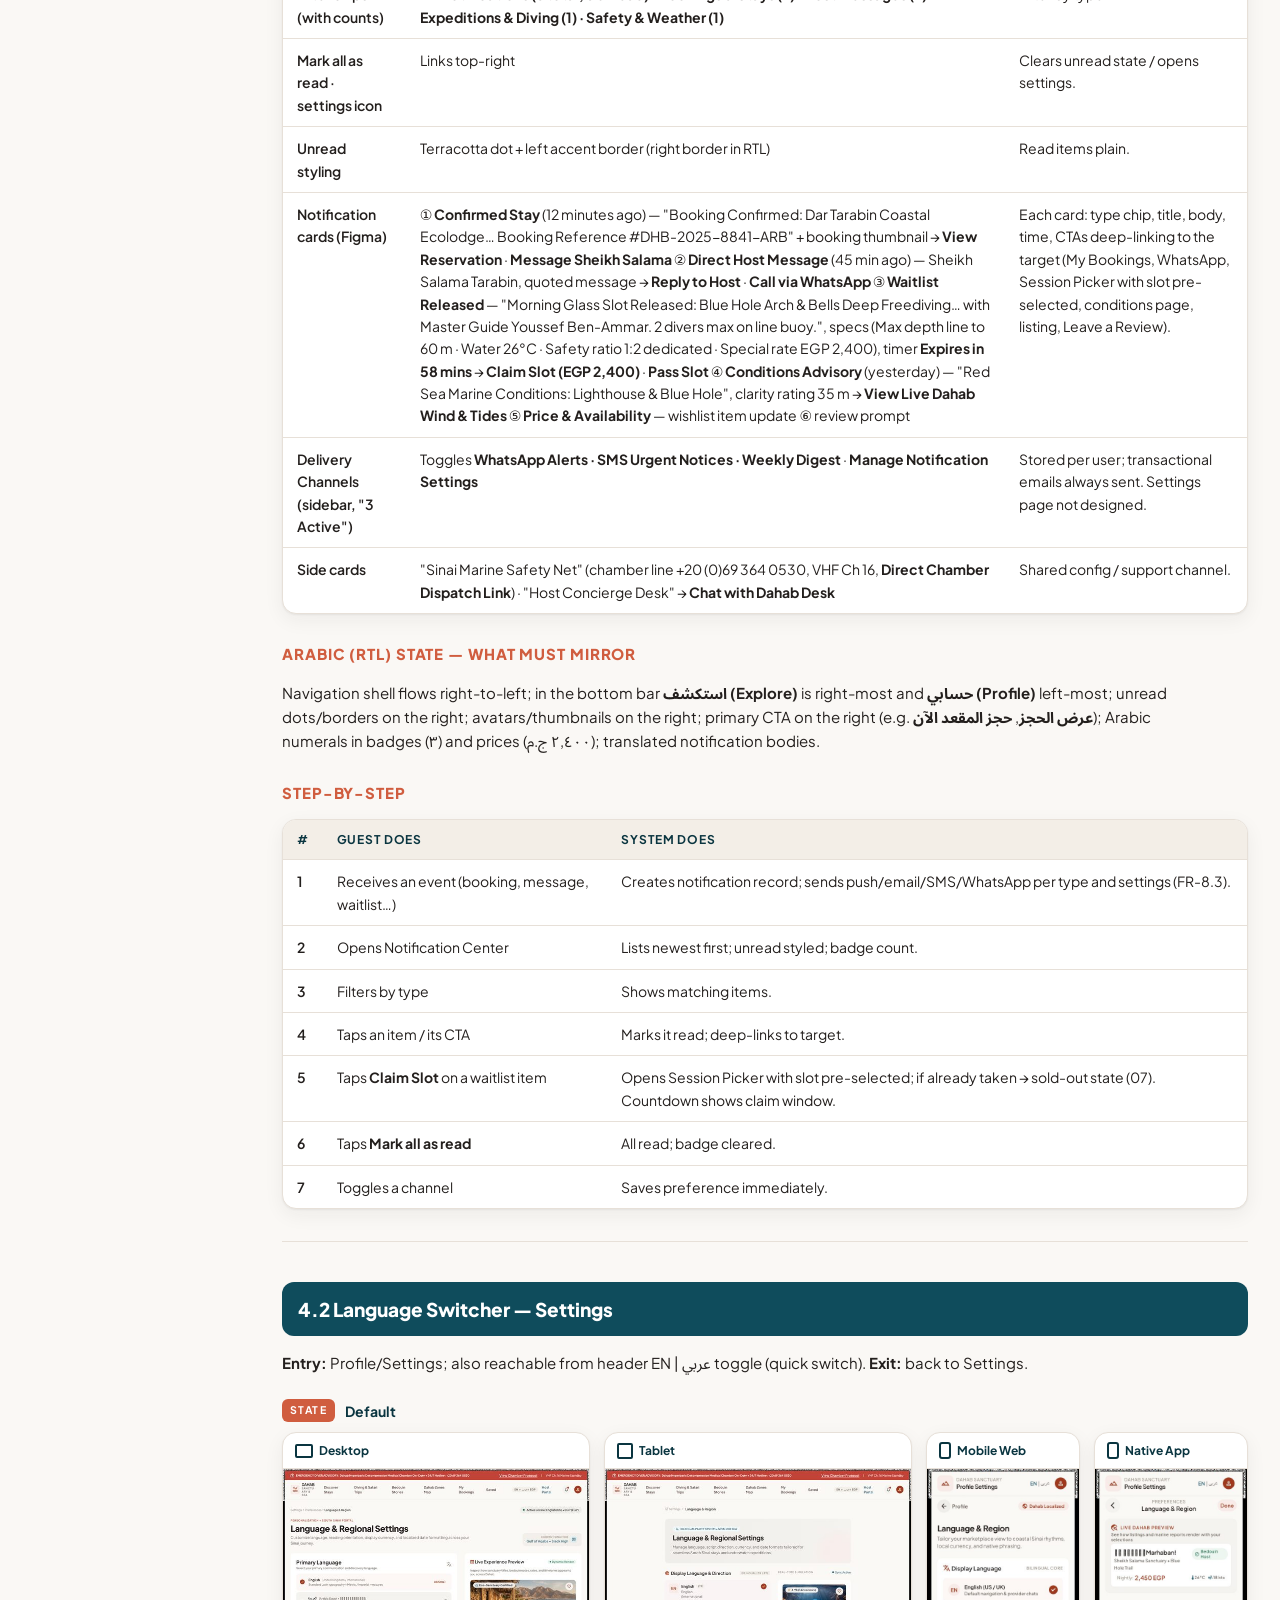
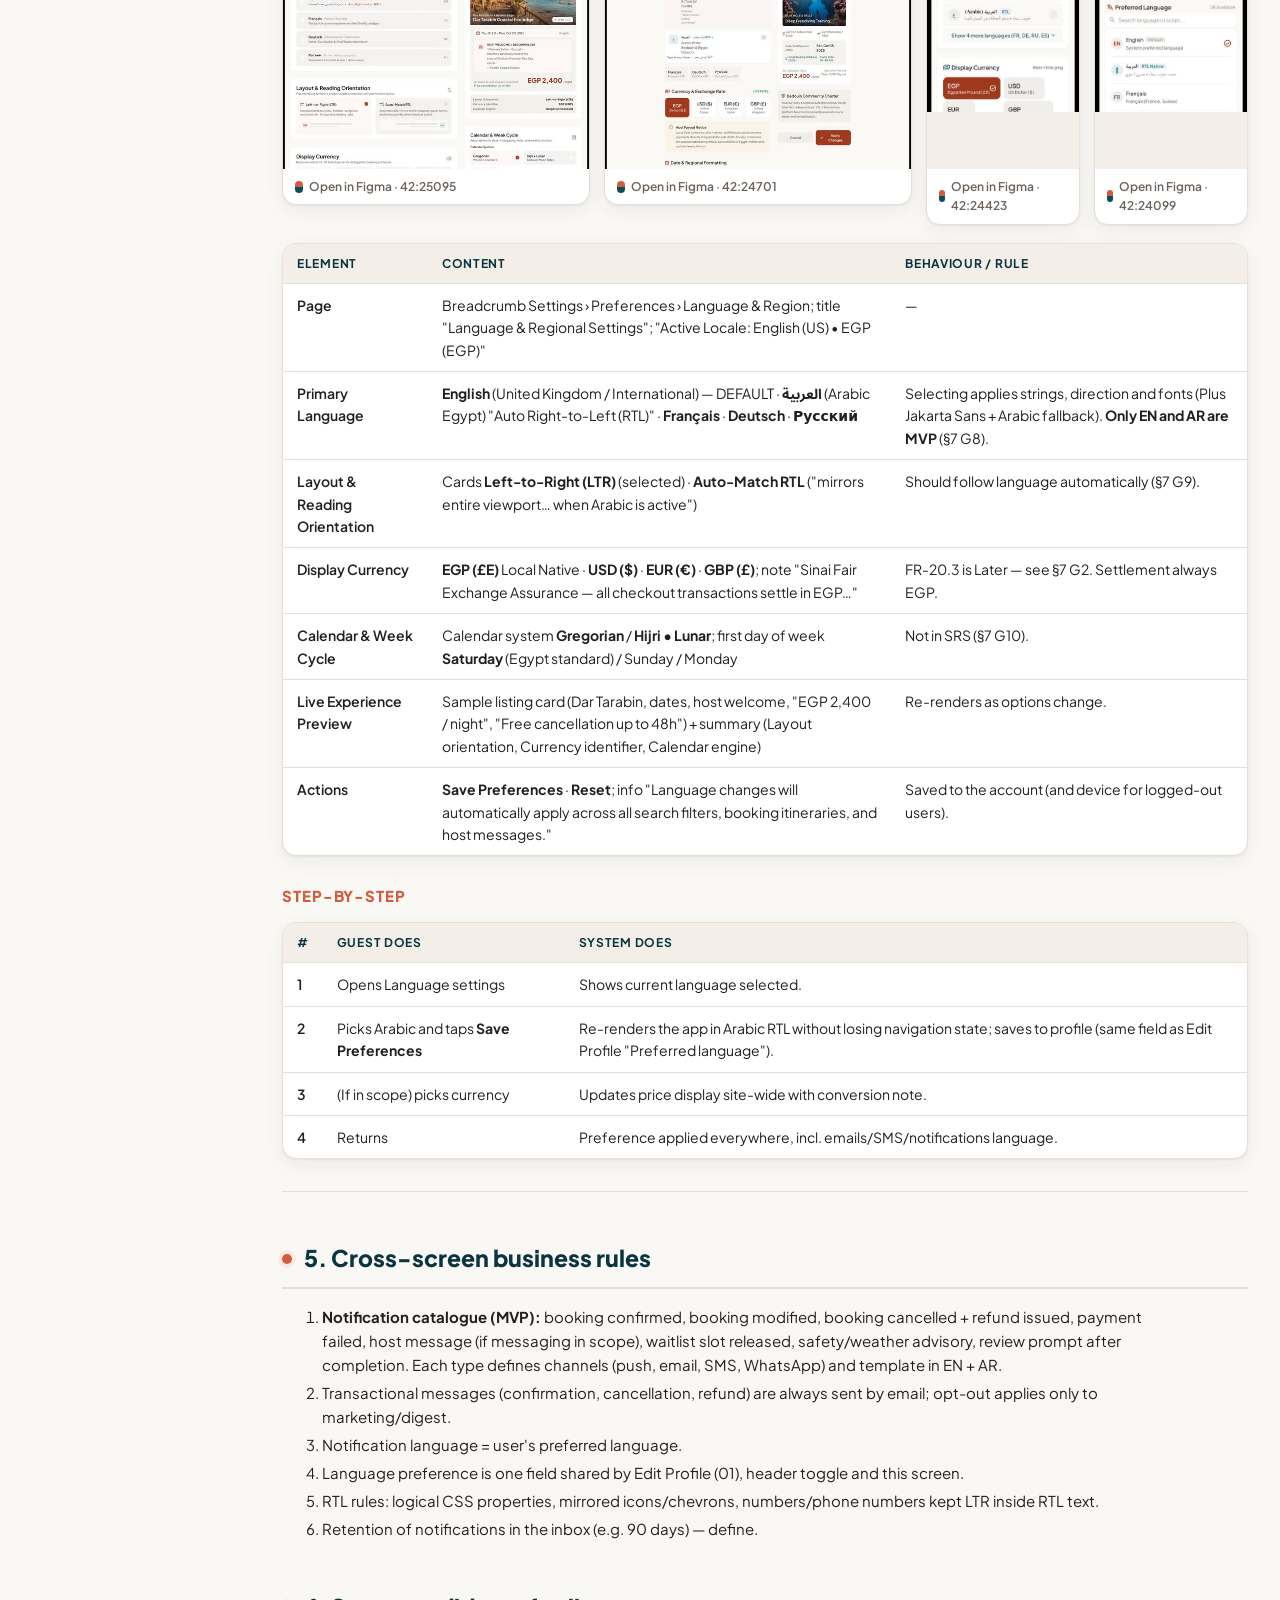
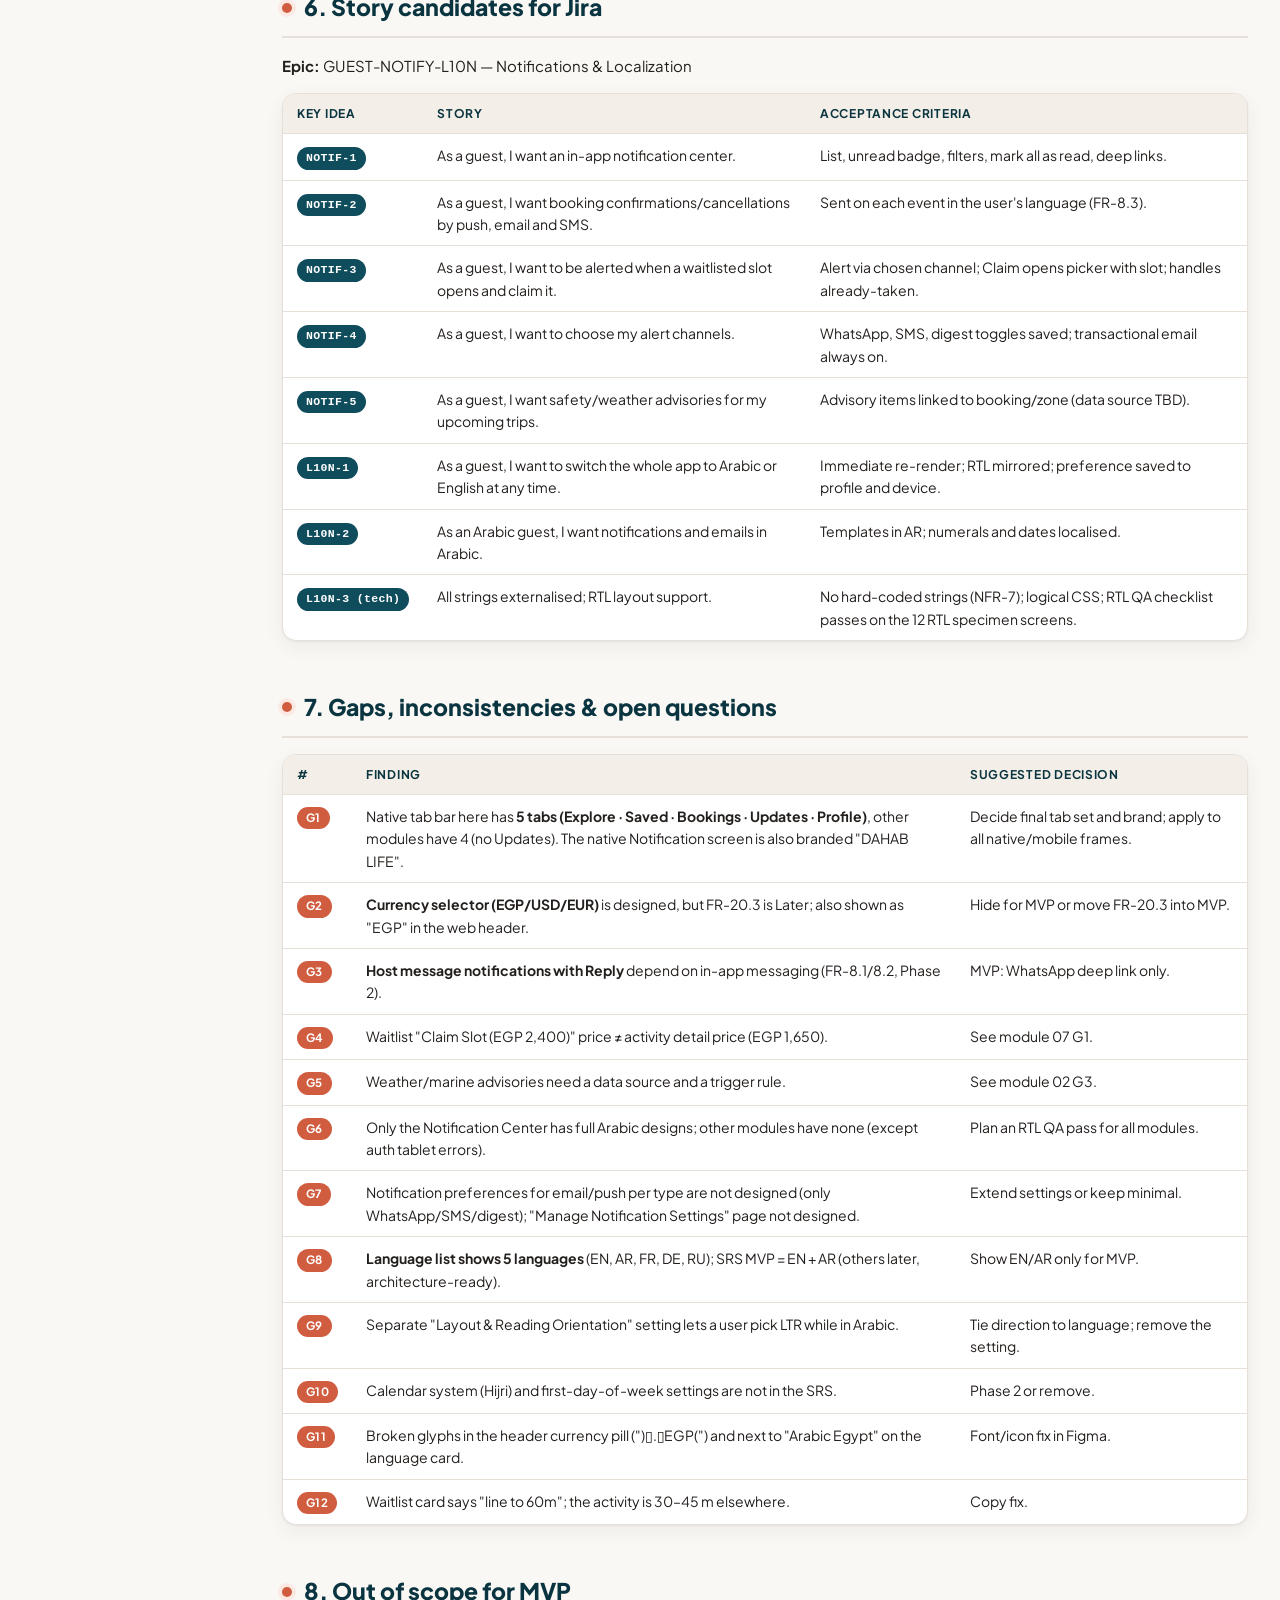
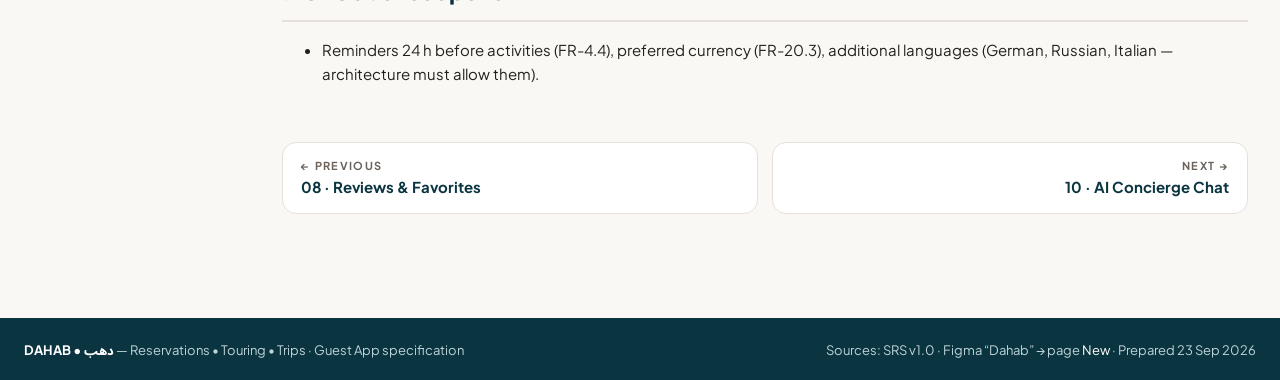
<file: 09-notifications-and-language.html>
<!doctype html>
<html lang="en">
<head>
<meta charset="utf-8">
<meta name="viewport" content="width=device-width, initial-scale=1">
<title>09 Notifications &amp; Language Settings · Dahab Guest App Specs</title>
<link rel="icon" href="assets/logo.svg" type="image/svg+xml">
<link rel="preconnect" href="https://fonts.googleapis.com">
<link rel="preconnect" href="https://fonts.gstatic.com" crossorigin>
<link href="https://fonts.googleapis.com/css2?family=Plus+Jakarta+Sans:wght@400;500;600;700;800&family=Noto+Sans+Arabic:wght@400;600;700&display=swap" rel="stylesheet">
<link rel="stylesheet" href="assets/style.css">
</head>
<body>
<header class="topbar">
  <label for="nav-toggle" class="nav-btn" aria-label="Menu"><span></span><span></span><span></span></label>
  <a class="brand" href="index.html">
    <img src="assets/logo.svg" alt="">
    <span><span class="brand-name">DAHAB<span class="ar">• دهب</span></span>
    <span class="brand-sub">Guest App · Product Specification</span></span>
  </a>
  <nav class="topbar-links">
    <a href="index.html">Modules</a>
    <a href="issues.html">Issues</a>
    <a href="https://www.figma.com/design/JeROg9VP2nDmcMHfGjXmLy/Dahab?node-id=16-2" target="_blank" rel="noopener">Figma ↗</a>
  </nav>
</header>
<input type="checkbox" id="nav-toggle">
<div class="layout">
<nav class="sidebar"><div class="side-label">Overview</div><ul><li><a href="index.html"><span class="num alt">★</span>Home</a></li><li><a href="issues.html"><span class="num alt">!</span>Issues tracker</a></li></ul><div class="side-label">Guest app modules</div><ul><li><a href="01-account-authentication.html"><span class="num">01</span>Account &amp; Authentication</a></li><li><a href="02-discovery-home.html"><span class="num">02</span>Discovery Home</a></li><li><a href="03-search-results-and-map.html"><span class="num">03</span>Search Results &amp; Map</a></li><li><a href="04-dahab-guide-zones-pois-articles.html"><span class="num">04</span>Dahab Guide — Zones, Points of Interest &amp; Articles</a></li><li><a href="05-listing-detail-property-activity.html"><span class="num">05</span>Listing Detail — Property &amp; Activity</a></li><li><a href="06-accommodation-booking-and-my-bookings.html"><span class="num">06</span>Accommodation Booking &amp; My Bookings</a></li><li><a href="07-activity-booking.html"><span class="num">07</span>Activity Booking</a></li><li><a href="08-reviews-and-favorites.html"><span class="num">08</span>Reviews &amp; Favorites</a></li><li><a href="09-notifications-and-language.html" class=active><span class="num">09</span>Notifications &amp; Language Settings</a></li><li><a href="10-ai-concierge.html"><span class="num">10</span>AI Concierge Chat</a></li></ul></nav>
<main class="content">
<section class="hero">
  <div class="eyebrow"><span class="hero-num">09</span> Guest App · Module</div>
  <h1>Notifications &amp; Language Settings</h1>
  <p class="lead">- <b>Notification Center:</b> an in-app inbox of everything that happened to the guest's trips — booking confirmations, host messages, waitlist releases, safety/weather advisories, wishlist updates and review prompts — with filters, unread markers, "mark all as read" and channel settings (WhatsApp, SMS, weekly digest).</p>
  <dl class="meta"><div><dt>Module</dt><dd>Notification Center (EN + Arabic RTL) · Language Switcher (Settings)</dd></div><div><dt>Apps</dt><dd>Desktop Web (1440), Tablet Web (834), Mobile Web, Native App (390)</dd></div><div><dt>Figma</dt><dd>Page <b>New</b> → sections <em>Notification Center</em> (8 frames: EN + Arabic RTL) and <em>Language Switcher</em> (4 frames)</dd></div><div><dt>SRS</dt><dd>FR-8.3, FR-4.4 (Later), FR-20.1, FR-20.2, FR-20.3 (Later), NFR-7, §5.3 Email/SMS/WhatsApp, Push (FCM/APNs)</dd></div><div><dt>Screens</dt><dd>2 screens · 12 frames</dd></div></dl>
  <div class="hero-waves"></div>
</section><article class="doc"><blockquote>
<p>Content checked against the exported Desktop screenshots (the Figma text API limit was reached for this module).</p>
</blockquote>
<hr />
<h2 id="1-module-summary">1. Module summary</h2>
<ul>
<li><strong>Notification Center:</strong> an in-app inbox of everything that happened to the guest's trips — booking confirmations, host messages, waitlist releases, safety/weather advisories, wishlist updates and review prompts — with filters, unread markers, "mark all as read" and channel settings (WhatsApp, SMS, weekly digest). Also delivered as push/email/SMS/WhatsApp.</li>
<li><strong>Language Switcher:</strong> settings page to switch the whole app between <strong>English (LTR)</strong> and <strong>العربية (RTL)</strong>, with currency display preference and formatting preview. The Arabic Notification Center is the reference proof that RTL works on a content-heavy screen.</li>
</ul>
<h2 id="2-business-requirements-covered-srs">2. Business requirements covered (SRS)</h2>
<div class="table-wrap"><table>
<thead>
<tr class="header">
<th>ID</th>
<th>Requirement</th>
<th>Priority</th>
<th>MVP</th>
<th>Where</th>
</tr>
</thead>
<tbody>
<tr class="odd">
<td>FR-8.3</td>
<td>Push/email/SMS notifications for confirmations, cancellations, reminders</td>
<td><span class="badge b-high">High</span></td>
<td><span class="badge b-mvp">MVP ✓</span></td>
<td>Notification Center + channel settings</td>
</tr>
<tr class="even">
<td>FR-4.4</td>
<td>Reminders before activities</td>
<td><span class="badge b-medium">Medium</span></td>
<td><span class="badge b-later">Later</span></td>
<td>"Weather advisory" / reminders appear in the design</td>
</tr>
<tr class="odd">
<td>FR-20.1</td>
<td>UI in English and Arabic at launch</td>
<td><span class="badge b-high">High</span></td>
<td><span class="badge b-mvp">MVP ✓</span></td>
<td>Language Switcher + RTL Notification Center</td>
</tr>
<tr class="even">
<td>FR-20.2</td>
<td>Switch language any time from settings</td>
<td><span class="badge b-high">High</span></td>
<td><span class="badge b-mvp">MVP ✓</span></td>
<td>Language Switcher</td>
</tr>
<tr class="odd">
<td>FR-20.3</td>
<td>Preferred currency alongside EGP/USD</td>
<td><span class="badge b-medium">Medium</span></td>
<td><strong>Later</strong></td>
<td>Currency selector is designed — §7 G2</td>
</tr>
<tr class="even">
<td><span class="badge b-key">NFR-7</span></td>
<td>All user-facing text externalised for translation</td>
<td>—</td>
<td><span class="badge b-mvp">MVP ✓</span></td>
<td>All screens</td>
</tr>
</tbody>
</table></div>
<h2 id="3-screen-inventory">3. Screen inventory</h2>
<div class="table-wrap"><table>
<thead>
<tr class="header">
<th>#</th>
<th>Screen</th>
<th>States</th>
<th>Breakpoints</th>
</tr>
</thead>
<tbody>
<tr class="odd">
<td>4.1</td>
<td>Notification Center</td>
<td>English (LTR) · Arabic (RTL)</td>
<td>All 4</td>
</tr>
<tr class="even">
<td>4.2</td>
<td>Language Switcher — Settings</td>
<td>Default</td>
<td>All 4</td>
</tr>
</tbody>
</table></div>
<hr />
<h2 id="4-screen-specifications">4. Screen specifications</h2>
<h3 id="41-notification-center">4.1 Notification Center</h3>
<p><strong>Entry:</strong> bell icon with unread badge (web header), "Updates" tab (native bottom bar), push notification tap. <strong>Exit:</strong> the item's target screen.</p>
<div class="state-title">Arabic RTL</div>
<div class="shot-grid" style="grid-template-columns:2fr 2fr 1fr 1fr">
<figure class="shot bp-desktop"><figcaption><span class="bp-ico">Desktop</span></figcaption><a class="frame" href="images/42-23093.png" target="_blank" rel="noopener"><img loading="lazy" src="images/thumbs/42-23093.jpg" alt="Arabic RTL – Desktop"></a><a class="figma" href="https://www.figma.com/design/JeROg9VP2nDmcMHfGjXmLy/Dahab?node-id=42-23093" target="_blank" rel="noopener">Open in Figma · 42:23093</a></figure>
<figure class="shot bp-tablet"><figcaption><span class="bp-ico">Tablet</span></figcaption><a class="frame" href="images/42-22222.png" target="_blank" rel="noopener"><img loading="lazy" src="images/thumbs/42-22222.jpg" alt="Arabic RTL – Tablet"></a><a class="figma" href="https://www.figma.com/design/JeROg9VP2nDmcMHfGjXmLy/Dahab?node-id=42-22222" target="_blank" rel="noopener">Open in Figma · 42:22222</a></figure>
<figure class="shot bp-mobile"><figcaption><span class="bp-ico">Mobile Web</span></figcaption><a class="frame" href="images/42-21721.png" target="_blank" rel="noopener"><img loading="lazy" src="images/thumbs/42-21721.jpg" alt="Arabic RTL – Mobile Web"></a><a class="figma" href="https://www.figma.com/design/JeROg9VP2nDmcMHfGjXmLy/Dahab?node-id=42-21721" target="_blank" rel="noopener">Open in Figma · 42:21721</a></figure>
<figure class="shot bp-native"><figcaption><span class="bp-ico">Native App</span></figcaption><a class="frame" href="images/42-21192.png" target="_blank" rel="noopener"><img loading="lazy" src="images/thumbs/42-21192.jpg" alt="Arabic RTL – Native App"></a><a class="figma" href="https://www.figma.com/design/JeROg9VP2nDmcMHfGjXmLy/Dahab?node-id=42-21192" target="_blank" rel="noopener">Open in Figma · 42:21192</a></figure>
</div>

<div class="state-title">Default</div>
<div class="shot-grid" style="grid-template-columns:2fr 2fr 1fr 1fr">
<figure class="shot bp-desktop"><figcaption><span class="bp-ico">Desktop</span></figcaption><a class="frame" href="images/42-23618.png" target="_blank" rel="noopener"><img loading="lazy" src="images/thumbs/42-23618.jpg" alt="Default – Desktop"></a><a class="figma" href="https://www.figma.com/design/JeROg9VP2nDmcMHfGjXmLy/Dahab?node-id=42-23618" target="_blank" rel="noopener">Open in Figma · 42:23618</a></figure>
<figure class="shot bp-tablet"><figcaption><span class="bp-ico">Tablet</span></figcaption><a class="frame" href="images/42-22668.png" target="_blank" rel="noopener"><img loading="lazy" src="images/thumbs/42-22668.jpg" alt="Default – Tablet"></a><a class="figma" href="https://www.figma.com/design/JeROg9VP2nDmcMHfGjXmLy/Dahab?node-id=42-22668" target="_blank" rel="noopener">Open in Figma · 42:22668</a></figure>
<figure class="shot bp-mobile"><figcaption><span class="bp-ico">Mobile Web</span></figcaption><a class="frame" href="images/42-21996.png" target="_blank" rel="noopener"><img loading="lazy" src="images/thumbs/42-21996.jpg" alt="Default – Mobile Web"></a><a class="figma" href="https://www.figma.com/design/JeROg9VP2nDmcMHfGjXmLy/Dahab?node-id=42-21996" target="_blank" rel="noopener">Open in Figma · 42:21996</a></figure>
<figure class="shot bp-native"><figcaption><span class="bp-ico">Native App</span></figcaption><a class="frame" href="images/42-21460.png" target="_blank" rel="noopener"><img loading="lazy" src="images/thumbs/42-21460.jpg" alt="Default – Native App"></a><a class="figma" href="https://www.figma.com/design/JeROg9VP2nDmcMHfGjXmLy/Dahab?node-id=42-21460" target="_blank" rel="noopener">Open in Figma · 42:21460</a></figure>
</div>

<h4 id="ui-elements">UI elements</h4>
<div class="table-wrap"><table>
<thead>
<tr class="header">
<th>Element</th>
<th>Content</th>
<th>Behaviour / rule</th>
</tr>
</thead>
<tbody>
<tr class="odd">
<td>Header</td>
<td>Bell icon with red dot (web), "Updates" tab (native); breadcrumb Marketplace › Personal Account › Notifications; title "Notification Center" + badge <strong>3 New</strong>; "Syncing Realtime • Dahab (GMT+3) 17:56"</td>
<td>Unread count.</td>
</tr>
<tr class="even">
<td>Filter chips (with counts)</td>
<td><strong>All Notifications (6 total, 3 unread) · Bookings &amp; Stays (2) · Host Messages (2) · Expeditions &amp; Diving (1) · Safety &amp; Weather (1)</strong></td>
<td>Filter by type.</td>
</tr>
<tr class="odd">
<td>Mark all as read · settings icon</td>
<td>Links top-right</td>
<td>Clears unread state / opens settings.</td>
</tr>
<tr class="even">
<td>Unread styling</td>
<td>Terracotta dot + left accent border (right border in RTL)</td>
<td>Read items plain.</td>
</tr>
<tr class="odd">
<td>Notification cards (Figma)</td>
<td>① <strong>Confirmed Stay</strong> (12 minutes ago) — "Booking Confirmed: Dar Tarabin Coastal Ecolodge… Booking Reference #DHB-2025-8841-ARB" + booking thumbnail → <strong>View Reservation</strong> · <strong>Message Sheikh Salama</strong> ② <strong>Direct Host Message</strong> (45 min ago) — Sheikh Salama Tarabin, quoted message → <strong>Reply to Host</strong> · <strong>Call via WhatsApp</strong> ③ <strong>Waitlist Released</strong> — "Morning Glass Slot Released: Blue Hole Arch &amp; Bells Deep Freediving… with Master Guide Youssef Ben-Ammar. 2 divers max on line buoy.", specs (Max depth line to 60 m · Water 26°C · Safety ratio 1:2 dedicated · Special rate EGP 2,400), timer <strong>Expires in 58 mins</strong> → <strong>Claim Slot (EGP 2,400)</strong> · <strong>Pass Slot</strong> ④ <strong>Conditions Advisory</strong> (yesterday) — "Red Sea Marine Conditions: Lighthouse &amp; Blue Hole", clarity rating 35 m → <strong>View Live Dahab Wind &amp; Tides</strong> ⑤ <strong>Price &amp; Availability</strong> — wishlist item update ⑥ review prompt</td>
<td>Each card: type chip, title, body, time, CTAs deep-linking to the target (My Bookings, WhatsApp, Session Picker with slot pre-selected, conditions page, listing, Leave a Review).</td>
</tr>
<tr class="even">
<td>Delivery Channels (sidebar, "3 Active")</td>
<td>Toggles <strong>WhatsApp Alerts · SMS Urgent Notices · Weekly Digest</strong> · <strong>Manage Notification Settings</strong></td>
<td>Stored per user; transactional emails always sent. Settings page not designed.</td>
</tr>
<tr class="odd">
<td>Side cards</td>
<td>"Sinai Marine Safety Net" (chamber line +20 (0)69 364 0530, VHF Ch 16, <strong>Direct Chamber Dispatch Link</strong>) · "Host Concierge Desk" → <strong>Chat with Dahab Desk</strong></td>
<td>Shared config / support channel.</td>
</tr>
</tbody>
</table></div>
<h4 id="arabic-rtl-state--what-must-mirror">Arabic (RTL) state — what must mirror</h4>
<p>Navigation shell flows right-to-left; in the bottom bar <strong>استكشف (Explore)</strong> is right-most and <strong>حسابي (Profile)</strong> left-most; unread dots/borders on the right; avatars/thumbnails on the right; primary CTA on the right (e.g. <strong>عرض الحجز</strong>, <strong>حجز المقعد الآن</strong>); Arabic numerals in badges (٣) and prices (٢,٤٠٠ ج.م); translated notification bodies.</p>
<h4 id="step-by-step">Step-by-step</h4>
<div class="table-wrap"><table>
<thead>
<tr class="header">
<th>#</th>
<th>Guest does</th>
<th>System does</th>
</tr>
</thead>
<tbody>
<tr class="odd">
<td>1</td>
<td>Receives an event (booking, message, waitlist…)</td>
<td>Creates notification record; sends push/email/SMS/WhatsApp per type and settings (FR-8.3).</td>
</tr>
<tr class="even">
<td>2</td>
<td>Opens Notification Center</td>
<td>Lists newest first; unread styled; badge count.</td>
</tr>
<tr class="odd">
<td>3</td>
<td>Filters by type</td>
<td>Shows matching items.</td>
</tr>
<tr class="even">
<td>4</td>
<td>Taps an item / its CTA</td>
<td>Marks it read; deep-links to target.</td>
</tr>
<tr class="odd">
<td>5</td>
<td>Taps <strong>Claim Slot</strong> on a waitlist item</td>
<td>Opens Session Picker with slot pre-selected; if already taken → sold-out state (07). Countdown shows claim window.</td>
</tr>
<tr class="even">
<td>6</td>
<td>Taps <strong>Mark all as read</strong></td>
<td>All read; badge cleared.</td>
</tr>
<tr class="odd">
<td>7</td>
<td>Toggles a channel</td>
<td>Saves preference immediately.</td>
</tr>
</tbody>
</table></div>
<hr />
<h3 id="42-language-switcher--settings">4.2 Language Switcher — Settings</h3>
<p><strong>Entry:</strong> Profile/Settings; also reachable from header EN | عربي toggle (quick switch). <strong>Exit:</strong> back to Settings.</p>
<div class="state-title">Default</div>
<div class="shot-grid" style="grid-template-columns:2fr 2fr 1fr 1fr">
<figure class="shot bp-desktop"><figcaption><span class="bp-ico">Desktop</span></figcaption><a class="frame" href="images/42-25095.png" target="_blank" rel="noopener"><img loading="lazy" src="images/thumbs/42-25095.jpg" alt="Default – Desktop"></a><a class="figma" href="https://www.figma.com/design/JeROg9VP2nDmcMHfGjXmLy/Dahab?node-id=42-25095" target="_blank" rel="noopener">Open in Figma · 42:25095</a></figure>
<figure class="shot bp-tablet"><figcaption><span class="bp-ico">Tablet</span></figcaption><a class="frame" href="images/42-24701.png" target="_blank" rel="noopener"><img loading="lazy" src="images/thumbs/42-24701.jpg" alt="Default – Tablet"></a><a class="figma" href="https://www.figma.com/design/JeROg9VP2nDmcMHfGjXmLy/Dahab?node-id=42-24701" target="_blank" rel="noopener">Open in Figma · 42:24701</a></figure>
<figure class="shot bp-mobile"><figcaption><span class="bp-ico">Mobile Web</span></figcaption><a class="frame" href="images/42-24423.png" target="_blank" rel="noopener"><img loading="lazy" src="images/thumbs/42-24423.jpg" alt="Default – Mobile Web"></a><a class="figma" href="https://www.figma.com/design/JeROg9VP2nDmcMHfGjXmLy/Dahab?node-id=42-24423" target="_blank" rel="noopener">Open in Figma · 42:24423</a></figure>
<figure class="shot bp-native"><figcaption><span class="bp-ico">Native App</span></figcaption><a class="frame" href="images/42-24099.png" target="_blank" rel="noopener"><img loading="lazy" src="images/thumbs/42-24099.jpg" alt="Default – Native App"></a><a class="figma" href="https://www.figma.com/design/JeROg9VP2nDmcMHfGjXmLy/Dahab?node-id=42-24099" target="_blank" rel="noopener">Open in Figma · 42:24099</a></figure>
</div>

<div class="table-wrap"><table>
<thead>
<tr class="header">
<th>Element</th>
<th>Content</th>
<th>Behaviour / rule</th>
</tr>
</thead>
<tbody>
<tr class="odd">
<td>Page</td>
<td>Breadcrumb Settings › Preferences › Language &amp; Region; title "Language &amp; Regional Settings"; "Active Locale: English (US) • EGP (EGP)"</td>
<td>—</td>
</tr>
<tr class="even">
<td>Primary Language</td>
<td><strong>English</strong> (United Kingdom / International) — DEFAULT · <strong>العربية</strong> (Arabic Egypt) "Auto Right-to-Left (RTL)" · <strong>Français</strong> · <strong>Deutsch</strong> · <strong>Русский</strong></td>
<td>Selecting applies strings, direction and fonts (Plus Jakarta Sans + Arabic fallback). <strong>Only EN and AR are MVP</strong> (§7 G8).</td>
</tr>
<tr class="odd">
<td>Layout &amp; Reading Orientation</td>
<td>Cards <strong>Left-to-Right (LTR)</strong> (selected) · <strong>Auto-Match RTL</strong> ("mirrors entire viewport… when Arabic is active")</td>
<td>Should follow language automatically (§7 G9).</td>
</tr>
<tr class="even">
<td>Display Currency</td>
<td><strong>EGP (£E)</strong> Local Native · <strong>USD ($)</strong> · <strong>EUR (€)</strong> · <strong>GBP (£)</strong>; note "Sinai Fair Exchange Assurance — all checkout transactions settle in EGP…"</td>
<td>FR-20.3 is Later — see §7 G2. Settlement always EGP.</td>
</tr>
<tr class="odd">
<td>Calendar &amp; Week Cycle</td>
<td>Calendar system <strong>Gregorian</strong> / <strong>Hijri • Lunar</strong>; first day of week <strong>Saturday</strong> (Egypt standard) / Sunday / Monday</td>
<td>Not in SRS (§7 G10).</td>
</tr>
<tr class="even">
<td>Live Experience Preview</td>
<td>Sample listing card (Dar Tarabin, dates, host welcome, "EGP 2,400 / night", "Free cancellation up to 48h") + summary (Layout orientation, Currency identifier, Calendar engine)</td>
<td>Re-renders as options change.</td>
</tr>
<tr class="odd">
<td>Actions</td>
<td><strong>Save Preferences</strong> · <strong>Reset</strong>; info "Language changes will automatically apply across all search filters, booking itineraries, and host messages."</td>
<td>Saved to the account (and device for logged-out users).</td>
</tr>
</tbody>
</table></div>
<h4 id="step-by-step-1">Step-by-step</h4>
<div class="table-wrap"><table>
<thead>
<tr class="header">
<th>#</th>
<th>Guest does</th>
<th>System does</th>
</tr>
</thead>
<tbody>
<tr class="odd">
<td>1</td>
<td>Opens Language settings</td>
<td>Shows current language selected.</td>
</tr>
<tr class="even">
<td>2</td>
<td>Picks Arabic and taps <strong>Save Preferences</strong></td>
<td>Re-renders the app in Arabic RTL without losing navigation state; saves to profile (same field as Edit Profile "Preferred language").</td>
</tr>
<tr class="odd">
<td>3</td>
<td>(If in scope) picks currency</td>
<td>Updates price display site-wide with conversion note.</td>
</tr>
<tr class="even">
<td>4</td>
<td>Returns</td>
<td>Preference applied everywhere, incl. emails/SMS/notifications language.</td>
</tr>
</tbody>
</table></div>
<hr />
<h2 id="5-cross-screen-business-rules">5. Cross-screen business rules</h2>
<ol type="1">
<li><strong>Notification catalogue (MVP):</strong> booking confirmed, booking modified, booking cancelled + refund issued, payment failed, host message (if messaging in scope), waitlist slot released, safety/weather advisory, review prompt after completion. Each type defines channels (push, email, SMS, WhatsApp) and template in EN + AR.</li>
<li>Transactional messages (confirmation, cancellation, refund) are always sent by email; opt-out applies only to marketing/digest.</li>
<li>Notification language = user's preferred language.</li>
<li>Language preference is one field shared by Edit Profile (01), header toggle and this screen.</li>
<li>RTL rules: logical CSS properties, mirrored icons/chevrons, numbers/phone numbers kept LTR inside RTL text.</li>
<li>Retention of notifications in the inbox (e.g. 90 days) — define.</li>
</ol>
<h2 id="6-story-candidates-for-jira">6. Story candidates for Jira</h2>
<p><strong>Epic:</strong> GUEST-NOTIFY-L10N — Notifications &amp; Localization</p>
<div class="table-wrap"><table>
<thead>
<tr class="header">
<th>Key idea</th>
<th>Story</th>
<th>Acceptance criteria</th>
</tr>
</thead>
<tbody>
<tr class="odd">
<td><span class="badge b-key">NOTIF-1</span></td>
<td>As a guest, I want an in-app notification center.</td>
<td>List, unread badge, filters, mark all as read, deep links.</td>
</tr>
<tr class="even">
<td><span class="badge b-key">NOTIF-2</span></td>
<td>As a guest, I want booking confirmations/cancellations by push, email and SMS.</td>
<td>Sent on each event in the user's language (FR-8.3).</td>
</tr>
<tr class="odd">
<td><span class="badge b-key">NOTIF-3</span></td>
<td>As a guest, I want to be alerted when a waitlisted slot opens and claim it.</td>
<td>Alert via chosen channel; Claim opens picker with slot; handles already-taken.</td>
</tr>
<tr class="even">
<td><span class="badge b-key">NOTIF-4</span></td>
<td>As a guest, I want to choose my alert channels.</td>
<td>WhatsApp, SMS, digest toggles saved; transactional email always on.</td>
</tr>
<tr class="odd">
<td><span class="badge b-key">NOTIF-5</span></td>
<td>As a guest, I want safety/weather advisories for my upcoming trips.</td>
<td>Advisory items linked to booking/zone (data source TBD).</td>
</tr>
<tr class="even">
<td><span class="badge b-key">L10N-1</span></td>
<td>As a guest, I want to switch the whole app to Arabic or English at any time.</td>
<td>Immediate re-render; RTL mirrored; preference saved to profile and device.</td>
</tr>
<tr class="odd">
<td><span class="badge b-key">L10N-2</span></td>
<td>As an Arabic guest, I want notifications and emails in Arabic.</td>
<td>Templates in AR; numerals and dates localised.</td>
</tr>
<tr class="even">
<td><span class="badge b-key">L10N-3 (tech)</span></td>
<td>All strings externalised; RTL layout support.</td>
<td>No hard-coded strings (NFR-7); logical CSS; RTL QA checklist passes on the 12 RTL specimen screens.</td>
</tr>
</tbody>
</table></div>
<h2 id="7-gaps-inconsistencies--open-questions">7. Gaps, inconsistencies &amp; open questions</h2>
<div class="table-wrap"><table>
<thead>
<tr class="header">
<th>#</th>
<th>Finding</th>
<th>Suggested decision</th>
</tr>
</thead>
<tbody>
<tr class="odd">
<td><span class="badge b-gap">G1</span></td>
<td>Native tab bar here has <strong>5 tabs (Explore · Saved · Bookings · Updates · Profile)</strong>, other modules have 4 (no Updates). The native Notification screen is also branded "DAHAB LIFE".</td>
<td>Decide final tab set and brand; apply to all native/mobile frames.</td>
</tr>
<tr class="even">
<td><span class="badge b-gap">G2</span></td>
<td><strong>Currency selector (EGP/USD/EUR)</strong> is designed, but FR-20.3 is Later; also shown as "EGP" in the web header.</td>
<td>Hide for MVP or move FR-20.3 into MVP.</td>
</tr>
<tr class="odd">
<td><span class="badge b-gap">G3</span></td>
<td><strong>Host message notifications with Reply</strong> depend on in-app messaging (FR-8.1/8.2, Phase 2).</td>
<td>MVP: WhatsApp deep link only.</td>
</tr>
<tr class="even">
<td><span class="badge b-gap">G4</span></td>
<td>Waitlist "Claim Slot (EGP 2,400)" price ≠ activity detail price (EGP 1,650).</td>
<td>See module 07 G1.</td>
</tr>
<tr class="odd">
<td><span class="badge b-gap">G5</span></td>
<td>Weather/marine advisories need a data source and a trigger rule.</td>
<td>See module 02 G3.</td>
</tr>
<tr class="even">
<td><span class="badge b-gap">G6</span></td>
<td>Only the Notification Center has full Arabic designs; other modules have none (except auth tablet errors).</td>
<td>Plan an RTL QA pass for all modules.</td>
</tr>
<tr class="odd">
<td><span class="badge b-gap">G7</span></td>
<td>Notification preferences for email/push per type are not designed (only WhatsApp/SMS/digest); "Manage Notification Settings" page not designed.</td>
<td>Extend settings or keep minimal.</td>
</tr>
<tr class="even">
<td><span class="badge b-gap">G8</span></td>
<td><strong>Language list shows 5 languages</strong> (EN, AR, FR, DE, RU); SRS MVP = EN + AR (others later, architecture-ready).</td>
<td>Show EN/AR only for MVP.</td>
</tr>
<tr class="odd">
<td><span class="badge b-gap">G9</span></td>
<td>Separate "Layout &amp; Reading Orientation" setting lets a user pick LTR while in Arabic.</td>
<td>Tie direction to language; remove the setting.</td>
</tr>
<tr class="even">
<td><span class="badge b-gap">G10</span></td>
<td>Calendar system (Hijri) and first-day-of-week settings are not in the SRS.</td>
<td>Phase 2 or remove.</td>
</tr>
<tr class="odd">
<td><span class="badge b-gap">G11</span></td>
<td>Broken glyphs in the header currency pill (")▯.▯EGP(") and next to "Arabic Egypt" on the language card.</td>
<td>Font/icon fix in Figma.</td>
</tr>
<tr class="even">
<td><span class="badge b-gap">G12</span></td>
<td>Waitlist card says "line to 60m"; the activity is 30–45 m elsewhere.</td>
<td>Copy fix.</td>
</tr>
</tbody>
</table></div>
<h2 id="8-out-of-scope-for-mvp">8. Out of scope for MVP</h2>
<ul>
<li>Reminders 24 h before activities (FR-4.4), preferred currency (FR-20.3), additional languages (German, Russian, Italian — architecture must allow them).</li>
</ul>
</article><nav class="pager"><a href="08-reviews-and-favorites.html"><small>← Previous</small><b>08 · Reviews &amp; Favorites</b></a><a class="next" href="10-ai-concierge.html"><small>Next →</small><b>10 · AI Concierge Chat</b></a></nav>
</main>
<aside class="toc"><div class="side-label">On this page</div><ul><li class="l2"><a href="#1-module-summary">1. Module summary</a></li>
<li class="l2"><a href="#2-business-requirements-covered-srs">2. Business requirements covered (SRS)</a></li>
<li class="l2"><a href="#3-screen-inventory">3. Screen inventory</a></li>
<li class="l2"><a href="#4-screen-specifications">4. Screen specifications</a></li>
<li class="l3"><a href="#41-notification-center">4.1 Notification Center</a></li>
<li class="l3"><a href="#42-language-switcher--settings">4.2 Language Switcher — Settings</a></li>
<li class="l2"><a href="#5-cross-screen-business-rules">5. Cross-screen business rules</a></li>
<li class="l2"><a href="#6-story-candidates-for-jira">6. Story candidates for Jira</a></li>
<li class="l2"><a href="#7-gaps-inconsistencies--open-questions">7. Gaps, inconsistencies &amp; open questions</a></li>
<li class="l2"><a href="#8-out-of-scope-for-mvp">8. Out of scope for MVP</a></li></ul></aside>
</div>
<footer class="site-footer">
  <span><b style="color:#fff">DAHAB • دهب</b> — Reservations • Touring • Trips · Guest App specification</span>
  <span>Sources: SRS v1.0 · Figma “Dahab” → page <a href="https://www.figma.com/design/JeROg9VP2nDmcMHfGjXmLy/Dahab?node-id=16-2" target="_blank" rel="noopener">New</a> · Prepared 23 Sep 2026</span>
</footer>
<script src="assets/app.js" defer></script>
</body>
</html>
</file>
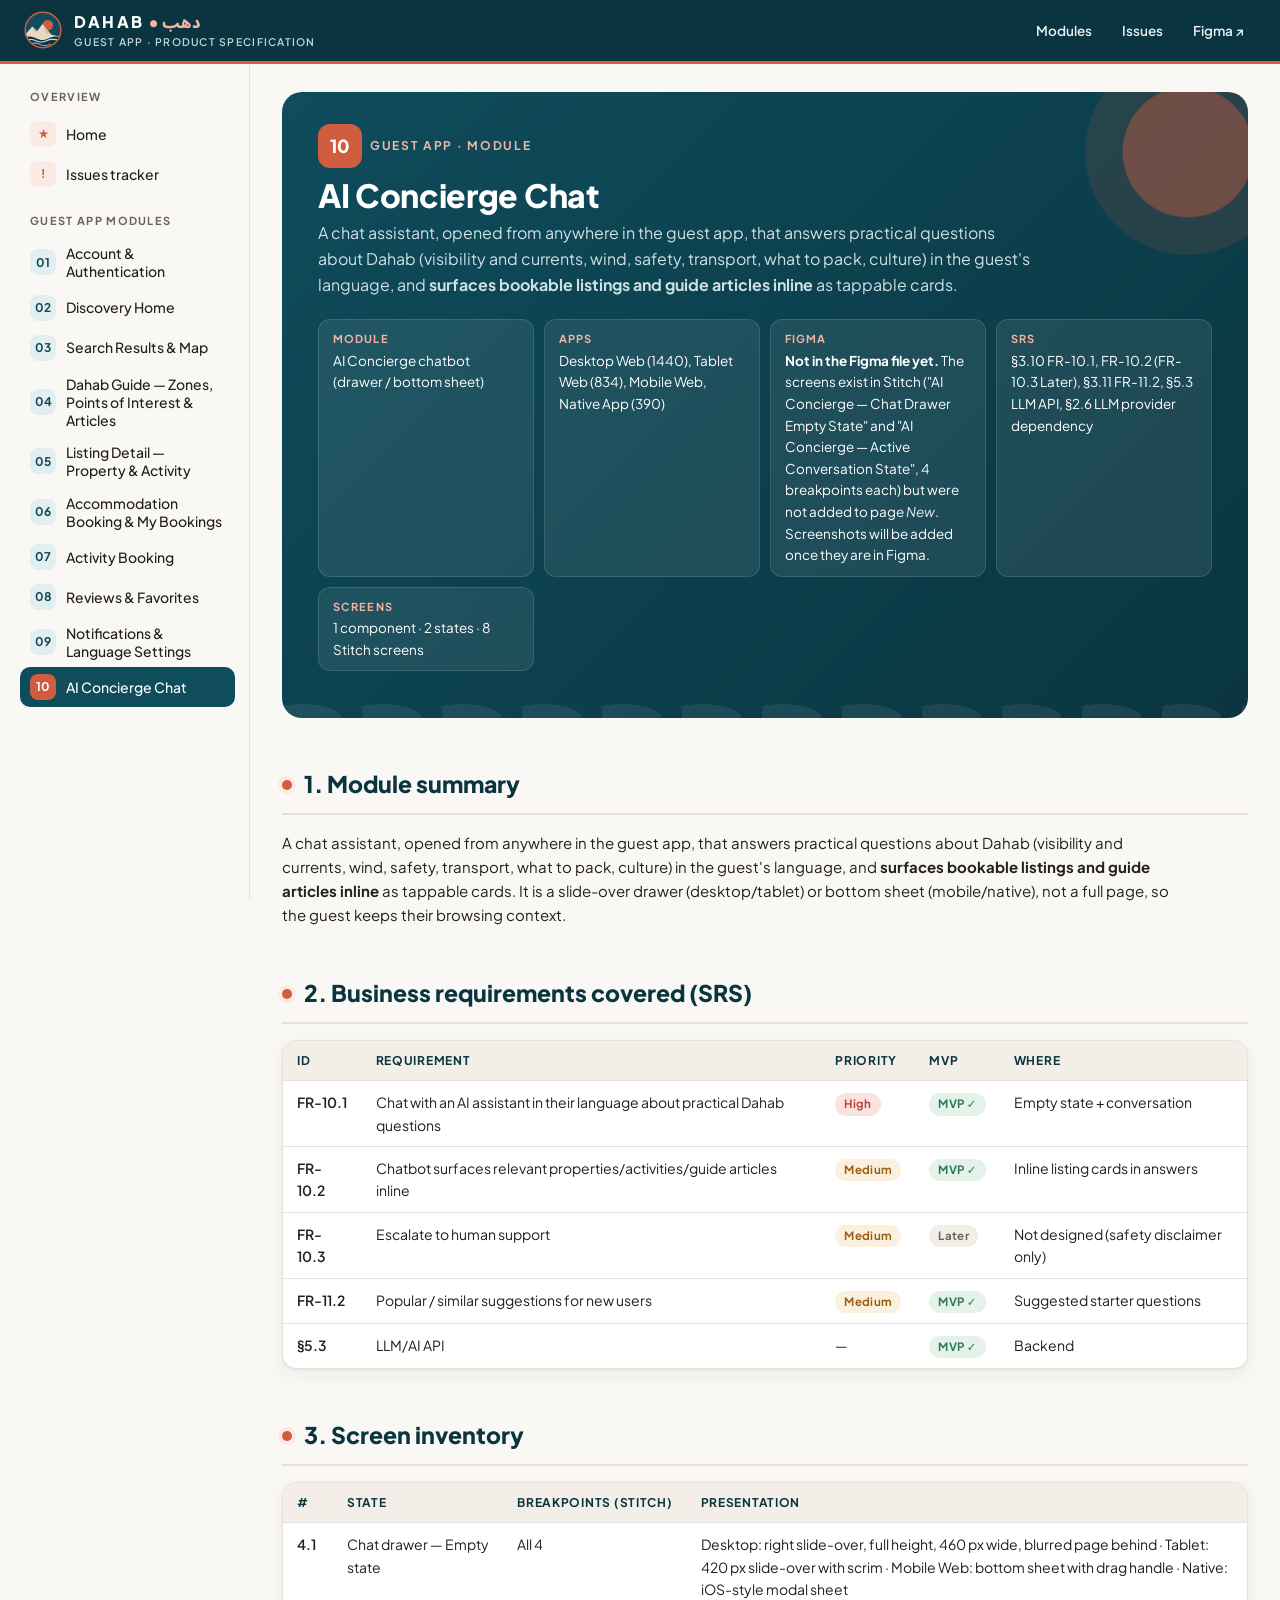
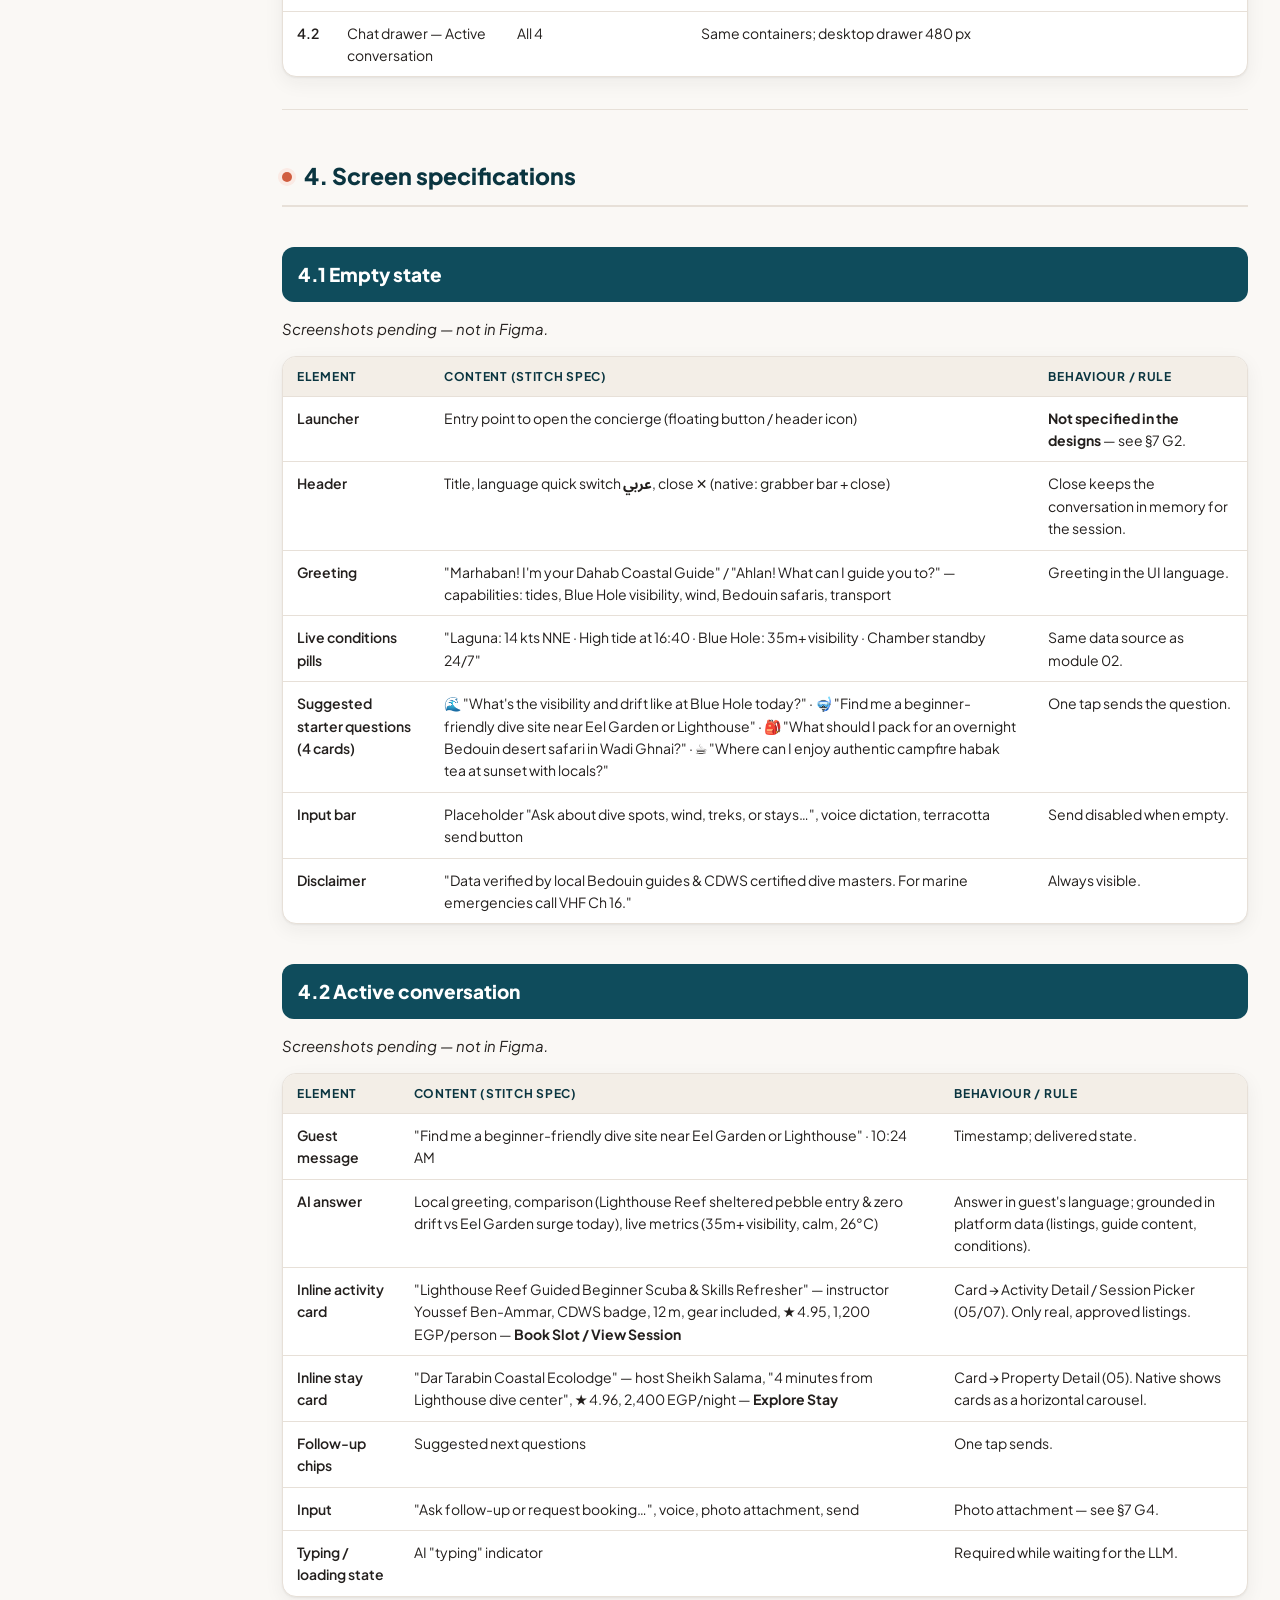
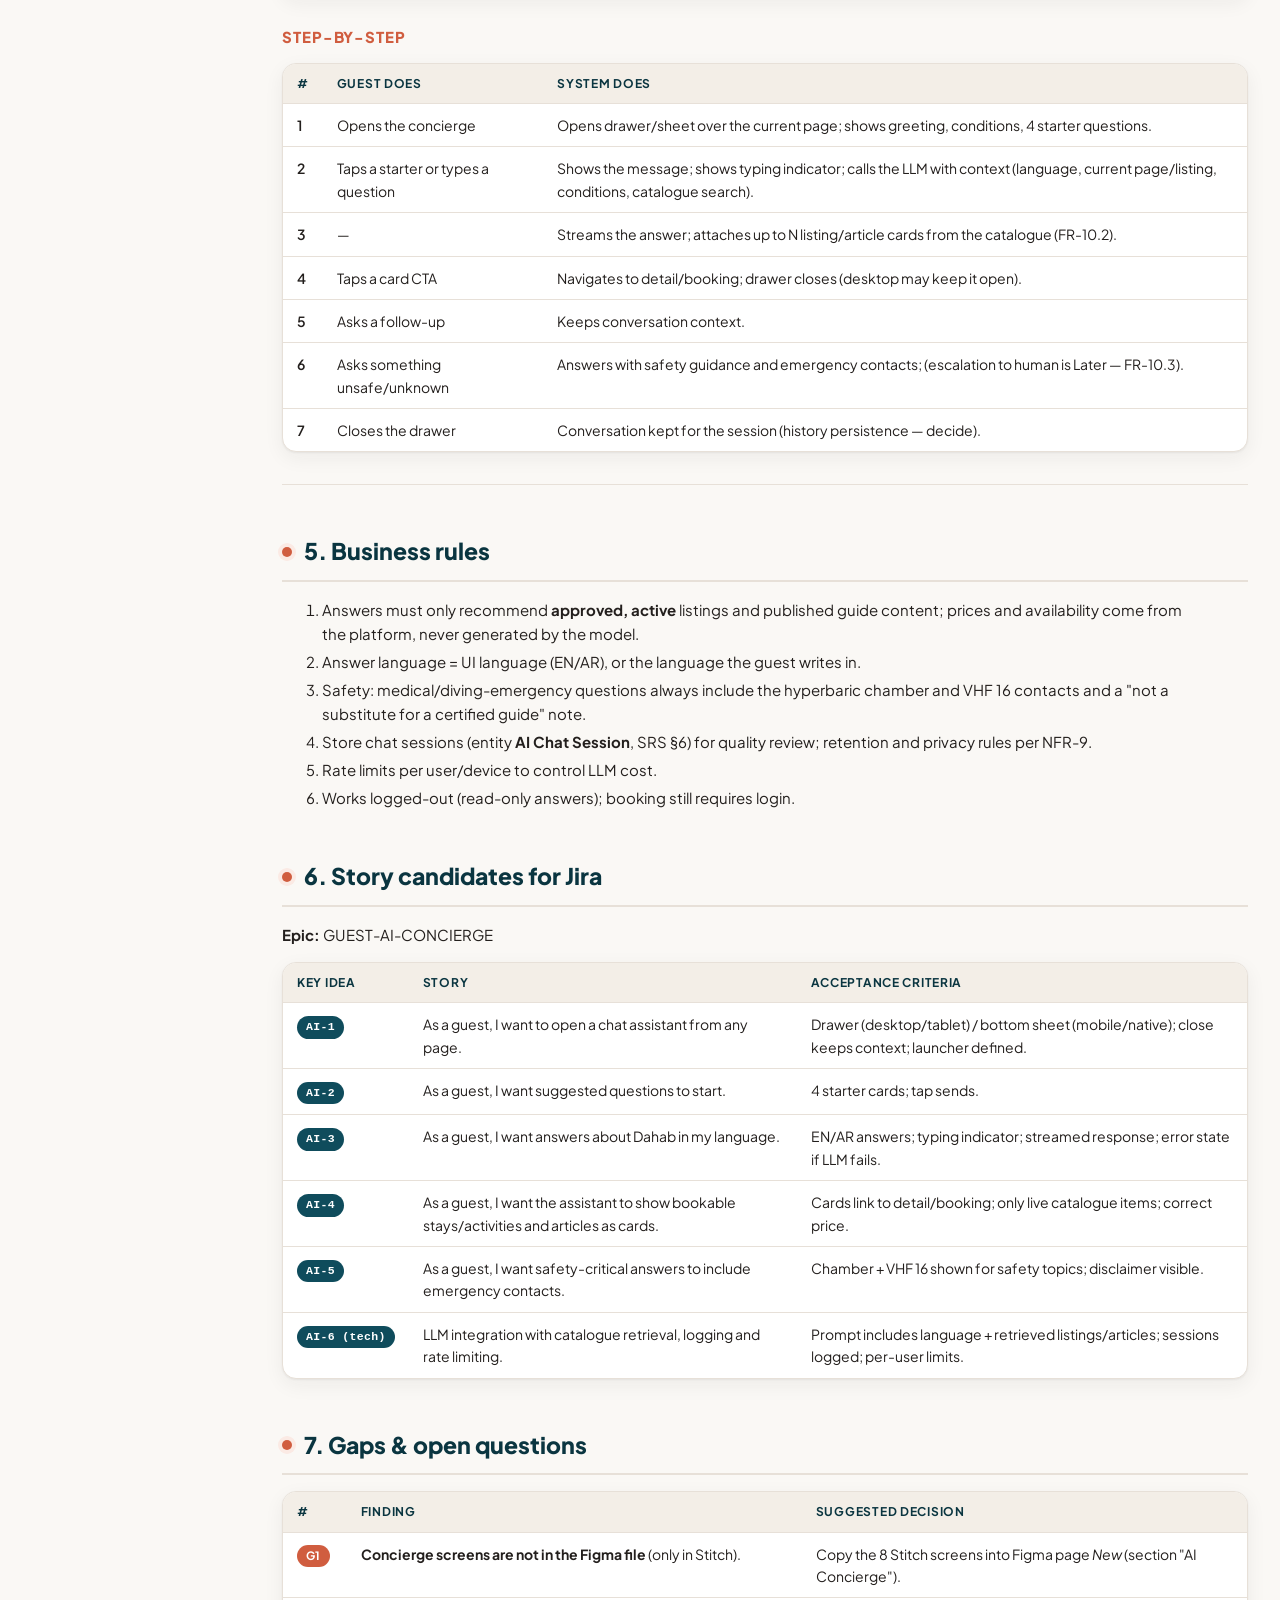
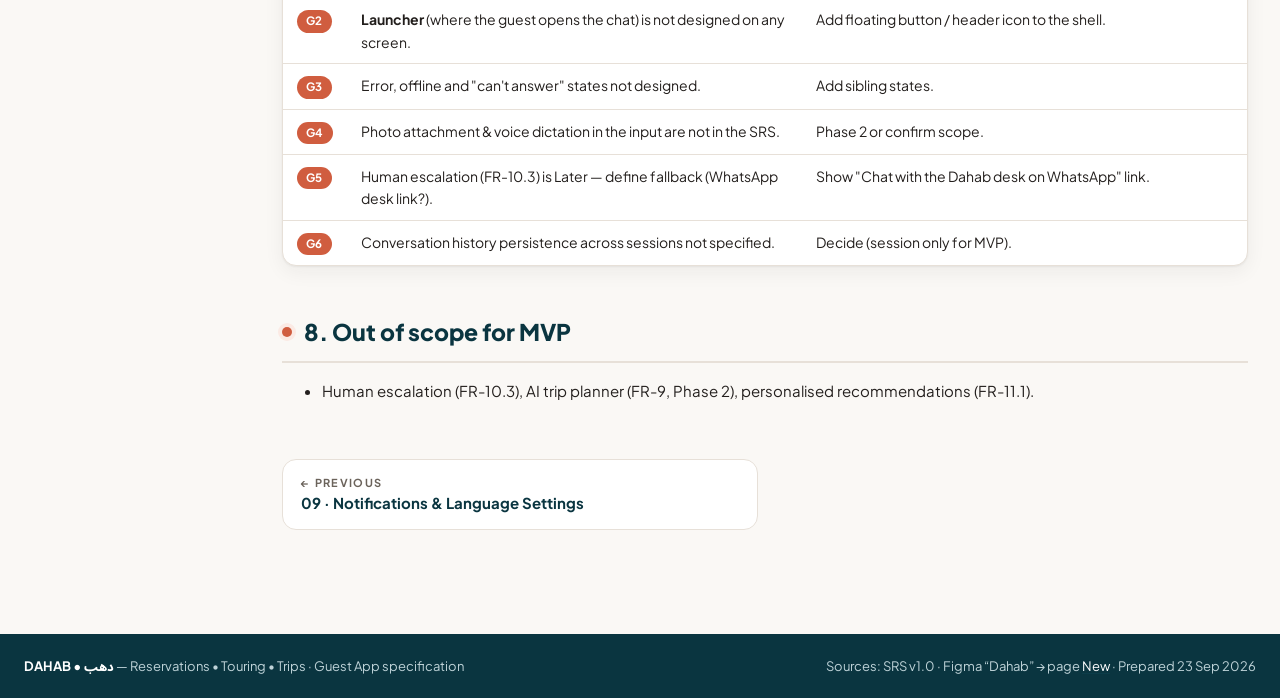
<file: 10-ai-concierge.html>
<!doctype html>
<html lang="en">
<head>
<meta charset="utf-8">
<meta name="viewport" content="width=device-width, initial-scale=1">
<title>10 AI Concierge Chat · Dahab Guest App Specs</title>
<link rel="icon" href="assets/logo.svg" type="image/svg+xml">
<link rel="preconnect" href="https://fonts.googleapis.com">
<link rel="preconnect" href="https://fonts.gstatic.com" crossorigin>
<link href="https://fonts.googleapis.com/css2?family=Plus+Jakarta+Sans:wght@400;500;600;700;800&family=Noto+Sans+Arabic:wght@400;600;700&display=swap" rel="stylesheet">
<link rel="stylesheet" href="assets/style.css">
</head>
<body>
<header class="topbar">
  <label for="nav-toggle" class="nav-btn" aria-label="Menu"><span></span><span></span><span></span></label>
  <a class="brand" href="index.html">
    <img src="assets/logo.svg" alt="">
    <span><span class="brand-name">DAHAB<span class="ar">• دهب</span></span>
    <span class="brand-sub">Guest App · Product Specification</span></span>
  </a>
  <nav class="topbar-links">
    <a href="index.html">Modules</a>
    <a href="issues.html">Issues</a>
    <a href="https://www.figma.com/design/JeROg9VP2nDmcMHfGjXmLy/Dahab?node-id=16-2" target="_blank" rel="noopener">Figma ↗</a>
  </nav>
</header>
<input type="checkbox" id="nav-toggle">
<div class="layout">
<nav class="sidebar"><div class="side-label">Overview</div><ul><li><a href="index.html"><span class="num alt">★</span>Home</a></li><li><a href="issues.html"><span class="num alt">!</span>Issues tracker</a></li></ul><div class="side-label">Guest app modules</div><ul><li><a href="01-account-authentication.html"><span class="num">01</span>Account &amp; Authentication</a></li><li><a href="02-discovery-home.html"><span class="num">02</span>Discovery Home</a></li><li><a href="03-search-results-and-map.html"><span class="num">03</span>Search Results &amp; Map</a></li><li><a href="04-dahab-guide-zones-pois-articles.html"><span class="num">04</span>Dahab Guide — Zones, Points of Interest &amp; Articles</a></li><li><a href="05-listing-detail-property-activity.html"><span class="num">05</span>Listing Detail — Property &amp; Activity</a></li><li><a href="06-accommodation-booking-and-my-bookings.html"><span class="num">06</span>Accommodation Booking &amp; My Bookings</a></li><li><a href="07-activity-booking.html"><span class="num">07</span>Activity Booking</a></li><li><a href="08-reviews-and-favorites.html"><span class="num">08</span>Reviews &amp; Favorites</a></li><li><a href="09-notifications-and-language.html"><span class="num">09</span>Notifications &amp; Language Settings</a></li><li><a href="10-ai-concierge.html" class=active><span class="num">10</span>AI Concierge Chat</a></li></ul></nav>
<main class="content">
<section class="hero">
  <div class="eyebrow"><span class="hero-num">10</span> Guest App · Module</div>
  <h1>AI Concierge Chat</h1>
  <p class="lead">A chat assistant, opened from anywhere in the guest app, that answers practical questions about Dahab (visibility and currents, wind, safety, transport, what to pack, culture) in the guest's language, and <b>surfaces bookable listings and guide articles inline</b> as tappable cards.</p>
  <dl class="meta"><div><dt>Module</dt><dd>AI Concierge chatbot (drawer / bottom sheet)</dd></div><div><dt>Apps</dt><dd>Desktop Web (1440), Tablet Web (834), Mobile Web, Native App (390)</dd></div><div><dt>Figma</dt><dd><b>Not in the Figma file yet.</b> The screens exist in Stitch ("AI Concierge — Chat Drawer Empty State" and "AI Concierge — Active Conversation State", 4 breakpoints each) but were not added to page <em>New</em>. Screenshots will be added once they are in Figma.</dd></div><div><dt>SRS</dt><dd>§3.10 FR-10.1, FR-10.2 (FR-10.3 Later), §3.11 FR-11.2, §5.3 LLM API, §2.6 LLM provider dependency</dd></div><div><dt>Screens</dt><dd>1 component · 2 states · 8 Stitch screens</dd></div></dl>
  <div class="hero-waves"></div>
</section><article class="doc"><h2 id="1-module-summary">1. Module summary</h2>
<p>A chat assistant, opened from anywhere in the guest app, that answers practical questions about Dahab (visibility and currents, wind, safety, transport, what to pack, culture) in the guest's language, and <strong>surfaces bookable listings and guide articles inline</strong> as tappable cards. It is a slide-over drawer (desktop/tablet) or bottom sheet (mobile/native), not a full page, so the guest keeps their browsing context.</p>
<h2 id="2-business-requirements-covered-srs">2. Business requirements covered (SRS)</h2>
<div class="table-wrap"><table>
<thead>
<tr class="header">
<th>ID</th>
<th>Requirement</th>
<th>Priority</th>
<th>MVP</th>
<th>Where</th>
</tr>
</thead>
<tbody>
<tr class="odd">
<td>FR-10.1</td>
<td>Chat with an AI assistant in their language about practical Dahab questions</td>
<td><span class="badge b-high">High</span></td>
<td><span class="badge b-mvp">MVP ✓</span></td>
<td>Empty state + conversation</td>
</tr>
<tr class="even">
<td>FR-10.2</td>
<td>Chatbot surfaces relevant properties/activities/guide articles inline</td>
<td><span class="badge b-medium">Medium</span></td>
<td><span class="badge b-mvp">MVP ✓</span></td>
<td>Inline listing cards in answers</td>
</tr>
<tr class="odd">
<td>FR-10.3</td>
<td>Escalate to human support</td>
<td><span class="badge b-medium">Medium</span></td>
<td><span class="badge b-later">Later</span></td>
<td>Not designed (safety disclaimer only)</td>
</tr>
<tr class="even">
<td>FR-11.2</td>
<td>Popular / similar suggestions for new users</td>
<td><span class="badge b-medium">Medium</span></td>
<td><span class="badge b-mvp">MVP ✓</span></td>
<td>Suggested starter questions</td>
</tr>
<tr class="odd">
<td>§5.3</td>
<td>LLM/AI API</td>
<td>—</td>
<td><span class="badge b-mvp">MVP ✓</span></td>
<td>Backend</td>
</tr>
</tbody>
</table></div>
<h2 id="3-screen-inventory">3. Screen inventory</h2>
<div class="table-wrap"><table>
<thead>
<tr class="header">
<th>#</th>
<th>State</th>
<th>Breakpoints (Stitch)</th>
<th>Presentation</th>
</tr>
</thead>
<tbody>
<tr class="odd">
<td>4.1</td>
<td>Chat drawer — Empty state</td>
<td>All 4</td>
<td>Desktop: right slide-over, full height, 460 px wide, blurred page behind · Tablet: 420 px slide-over with scrim · Mobile Web: bottom sheet with drag handle · Native: iOS-style modal sheet</td>
</tr>
<tr class="even">
<td>4.2</td>
<td>Chat drawer — Active conversation</td>
<td>All 4</td>
<td>Same containers; desktop drawer 480 px</td>
</tr>
</tbody>
</table></div>
<hr />
<h2 id="4-screen-specifications">4. Screen specifications</h2>
<h3 id="41-empty-state">4.1 Empty state</h3>
<p><em>Screenshots pending — not in Figma.</em></p>
<div class="table-wrap"><table>
<thead>
<tr class="header">
<th>Element</th>
<th>Content (Stitch spec)</th>
<th>Behaviour / rule</th>
</tr>
</thead>
<tbody>
<tr class="odd">
<td>Launcher</td>
<td>Entry point to open the concierge (floating button / header icon)</td>
<td><strong>Not specified in the designs</strong> — see §7 G2.</td>
</tr>
<tr class="even">
<td>Header</td>
<td>Title, language quick switch <strong>عربي</strong>, close <strong>✕</strong> (native: grabber bar + close)</td>
<td>Close keeps the conversation in memory for the session.</td>
</tr>
<tr class="odd">
<td>Greeting</td>
<td>"Marhaban! I'm your Dahab Coastal Guide" / "Ahlan! What can I guide you to?" — capabilities: tides, Blue Hole visibility, wind, Bedouin safaris, transport</td>
<td>Greeting in the UI language.</td>
</tr>
<tr class="even">
<td>Live conditions pills</td>
<td>"Laguna: 14 kts NNE · High tide at 16:40 · Blue Hole: 35m+ visibility · Chamber standby 24/7"</td>
<td>Same data source as module 02.</td>
</tr>
<tr class="odd">
<td>Suggested starter questions (4 cards)</td>
<td>🌊 "What's the visibility and drift like at Blue Hole today?" · 🤿 "Find me a beginner-friendly dive site near Eel Garden or Lighthouse" · 🎒 "What should I pack for an overnight Bedouin desert safari in Wadi Ghnai?" · ☕ "Where can I enjoy authentic campfire habak tea at sunset with locals?"</td>
<td>One tap sends the question.</td>
</tr>
<tr class="even">
<td>Input bar</td>
<td>Placeholder "Ask about dive spots, wind, treks, or stays…", voice dictation, terracotta send button</td>
<td>Send disabled when empty.</td>
</tr>
<tr class="odd">
<td>Disclaimer</td>
<td>"Data verified by local Bedouin guides &amp; CDWS certified dive masters. For marine emergencies call VHF Ch 16."</td>
<td>Always visible.</td>
</tr>
</tbody>
</table></div>
<h3 id="42-active-conversation">4.2 Active conversation</h3>
<p><em>Screenshots pending — not in Figma.</em></p>
<div class="table-wrap"><table>
<thead>
<tr class="header">
<th>Element</th>
<th>Content (Stitch spec)</th>
<th>Behaviour / rule</th>
</tr>
</thead>
<tbody>
<tr class="odd">
<td>Guest message</td>
<td>"Find me a beginner-friendly dive site near Eel Garden or Lighthouse" · 10:24 AM</td>
<td>Timestamp; delivered state.</td>
</tr>
<tr class="even">
<td>AI answer</td>
<td>Local greeting, comparison (Lighthouse Reef sheltered pebble entry &amp; zero drift vs Eel Garden surge today), live metrics (35m+ visibility, calm, 26°C)</td>
<td>Answer in guest's language; grounded in platform data (listings, guide content, conditions).</td>
</tr>
<tr class="odd">
<td>Inline activity card</td>
<td>"Lighthouse Reef Guided Beginner Scuba &amp; Skills Refresher" — instructor Youssef Ben-Ammar, CDWS badge, 12 m, gear included, ★ 4.95, 1,200 EGP/person — <strong>Book Slot / View Session</strong></td>
<td>Card → Activity Detail / Session Picker (05/07). Only real, approved listings.</td>
</tr>
<tr class="even">
<td>Inline stay card</td>
<td>"Dar Tarabin Coastal Ecolodge" — host Sheikh Salama, "4 minutes from Lighthouse dive center", ★ 4.96, 2,400 EGP/night — <strong>Explore Stay</strong></td>
<td>Card → Property Detail (05). Native shows cards as a horizontal carousel.</td>
</tr>
<tr class="odd">
<td>Follow-up chips</td>
<td>Suggested next questions</td>
<td>One tap sends.</td>
</tr>
<tr class="even">
<td>Input</td>
<td>"Ask follow-up or request booking…", voice, photo attachment, send</td>
<td>Photo attachment — see §7 G4.</td>
</tr>
<tr class="odd">
<td>Typing / loading state</td>
<td>AI "typing" indicator</td>
<td>Required while waiting for the LLM.</td>
</tr>
</tbody>
</table></div>
<h4 id="step-by-step">Step-by-step</h4>
<div class="table-wrap"><table>
<thead>
<tr class="header">
<th>#</th>
<th>Guest does</th>
<th>System does</th>
</tr>
</thead>
<tbody>
<tr class="odd">
<td>1</td>
<td>Opens the concierge</td>
<td>Opens drawer/sheet over the current page; shows greeting, conditions, 4 starter questions.</td>
</tr>
<tr class="even">
<td>2</td>
<td>Taps a starter or types a question</td>
<td>Shows the message; shows typing indicator; calls the LLM with context (language, current page/listing, conditions, catalogue search).</td>
</tr>
<tr class="odd">
<td>3</td>
<td>—</td>
<td>Streams the answer; attaches up to N listing/article cards from the catalogue (FR-10.2).</td>
</tr>
<tr class="even">
<td>4</td>
<td>Taps a card CTA</td>
<td>Navigates to detail/booking; drawer closes (desktop may keep it open).</td>
</tr>
<tr class="odd">
<td>5</td>
<td>Asks a follow-up</td>
<td>Keeps conversation context.</td>
</tr>
<tr class="even">
<td>6</td>
<td>Asks something unsafe/unknown</td>
<td>Answers with safety guidance and emergency contacts; (escalation to human is Later — FR-10.3).</td>
</tr>
<tr class="odd">
<td>7</td>
<td>Closes the drawer</td>
<td>Conversation kept for the session (history persistence — decide).</td>
</tr>
</tbody>
</table></div>
<hr />
<h2 id="5-business-rules">5. Business rules</h2>
<ol type="1">
<li>Answers must only recommend <strong>approved, active</strong> listings and published guide content; prices and availability come from the platform, never generated by the model.</li>
<li>Answer language = UI language (EN/AR), or the language the guest writes in.</li>
<li>Safety: medical/diving-emergency questions always include the hyperbaric chamber and VHF 16 contacts and a "not a substitute for a certified guide" note.</li>
<li>Store chat sessions (entity <strong>AI Chat Session</strong>, SRS §6) for quality review; retention and privacy rules per NFR-9.</li>
<li>Rate limits per user/device to control LLM cost.</li>
<li>Works logged-out (read-only answers); booking still requires login.</li>
</ol>
<h2 id="6-story-candidates-for-jira">6. Story candidates for Jira</h2>
<p><strong>Epic:</strong> GUEST-AI-CONCIERGE</p>
<div class="table-wrap"><table>
<thead>
<tr class="header">
<th>Key idea</th>
<th>Story</th>
<th>Acceptance criteria</th>
</tr>
</thead>
<tbody>
<tr class="odd">
<td><span class="badge b-key">AI-1</span></td>
<td>As a guest, I want to open a chat assistant from any page.</td>
<td>Drawer (desktop/tablet) / bottom sheet (mobile/native); close keeps context; launcher defined.</td>
</tr>
<tr class="even">
<td><span class="badge b-key">AI-2</span></td>
<td>As a guest, I want suggested questions to start.</td>
<td>4 starter cards; tap sends.</td>
</tr>
<tr class="odd">
<td><span class="badge b-key">AI-3</span></td>
<td>As a guest, I want answers about Dahab in my language.</td>
<td>EN/AR answers; typing indicator; streamed response; error state if LLM fails.</td>
</tr>
<tr class="even">
<td><span class="badge b-key">AI-4</span></td>
<td>As a guest, I want the assistant to show bookable stays/activities and articles as cards.</td>
<td>Cards link to detail/booking; only live catalogue items; correct price.</td>
</tr>
<tr class="odd">
<td><span class="badge b-key">AI-5</span></td>
<td>As a guest, I want safety-critical answers to include emergency contacts.</td>
<td>Chamber + VHF 16 shown for safety topics; disclaimer visible.</td>
</tr>
<tr class="even">
<td><span class="badge b-key">AI-6 (tech)</span></td>
<td>LLM integration with catalogue retrieval, logging and rate limiting.</td>
<td>Prompt includes language + retrieved listings/articles; sessions logged; per-user limits.</td>
</tr>
</tbody>
</table></div>
<h2 id="7-gaps--open-questions">7. Gaps &amp; open questions</h2>
<div class="table-wrap"><table>
<thead>
<tr class="header">
<th>#</th>
<th>Finding</th>
<th>Suggested decision</th>
</tr>
</thead>
<tbody>
<tr class="odd">
<td><span class="badge b-gap">G1</span></td>
<td><strong>Concierge screens are not in the Figma file</strong> (only in Stitch).</td>
<td>Copy the 8 Stitch screens into Figma page <em>New</em> (section "AI Concierge").</td>
</tr>
<tr class="even">
<td><span class="badge b-gap">G2</span></td>
<td><strong>Launcher</strong> (where the guest opens the chat) is not designed on any screen.</td>
<td>Add floating button / header icon to the shell.</td>
</tr>
<tr class="odd">
<td><span class="badge b-gap">G3</span></td>
<td>Error, offline and "can't answer" states not designed.</td>
<td>Add sibling states.</td>
</tr>
<tr class="even">
<td><span class="badge b-gap">G4</span></td>
<td>Photo attachment &amp; voice dictation in the input are not in the SRS.</td>
<td>Phase 2 or confirm scope.</td>
</tr>
<tr class="odd">
<td><span class="badge b-gap">G5</span></td>
<td>Human escalation (FR-10.3) is Later — define fallback (WhatsApp desk link?).</td>
<td>Show "Chat with the Dahab desk on WhatsApp" link.</td>
</tr>
<tr class="even">
<td><span class="badge b-gap">G6</span></td>
<td>Conversation history persistence across sessions not specified.</td>
<td>Decide (session only for MVP).</td>
</tr>
</tbody>
</table></div>
<h2 id="8-out-of-scope-for-mvp">8. Out of scope for MVP</h2>
<ul>
<li>Human escalation (FR-10.3), AI trip planner (FR-9, Phase 2), personalised recommendations (FR-11.1).</li>
</ul>
</article><nav class="pager"><a href="09-notifications-and-language.html"><small>← Previous</small><b>09 · Notifications &amp; Language Settings</b></a></nav>
</main>
<aside class="toc"><div class="side-label">On this page</div><ul><li class="l2"><a href="#1-module-summary">1. Module summary</a></li>
<li class="l2"><a href="#2-business-requirements-covered-srs">2. Business requirements covered (SRS)</a></li>
<li class="l2"><a href="#3-screen-inventory">3. Screen inventory</a></li>
<li class="l2"><a href="#4-screen-specifications">4. Screen specifications</a></li>
<li class="l3"><a href="#41-empty-state">4.1 Empty state</a></li>
<li class="l3"><a href="#42-active-conversation">4.2 Active conversation</a></li>
<li class="l2"><a href="#5-business-rules">5. Business rules</a></li>
<li class="l2"><a href="#6-story-candidates-for-jira">6. Story candidates for Jira</a></li>
<li class="l2"><a href="#7-gaps--open-questions">7. Gaps &amp; open questions</a></li>
<li class="l2"><a href="#8-out-of-scope-for-mvp">8. Out of scope for MVP</a></li></ul></aside>
</div>
<footer class="site-footer">
  <span><b style="color:#fff">DAHAB • دهب</b> — Reservations • Touring • Trips · Guest App specification</span>
  <span>Sources: SRS v1.0 · Figma “Dahab” → page <a href="https://www.figma.com/design/JeROg9VP2nDmcMHfGjXmLy/Dahab?node-id=16-2" target="_blank" rel="noopener">New</a> · Prepared 23 Sep 2026</span>
</footer>
<script src="assets/app.js" defer></script>
</body>
</html>
</file>
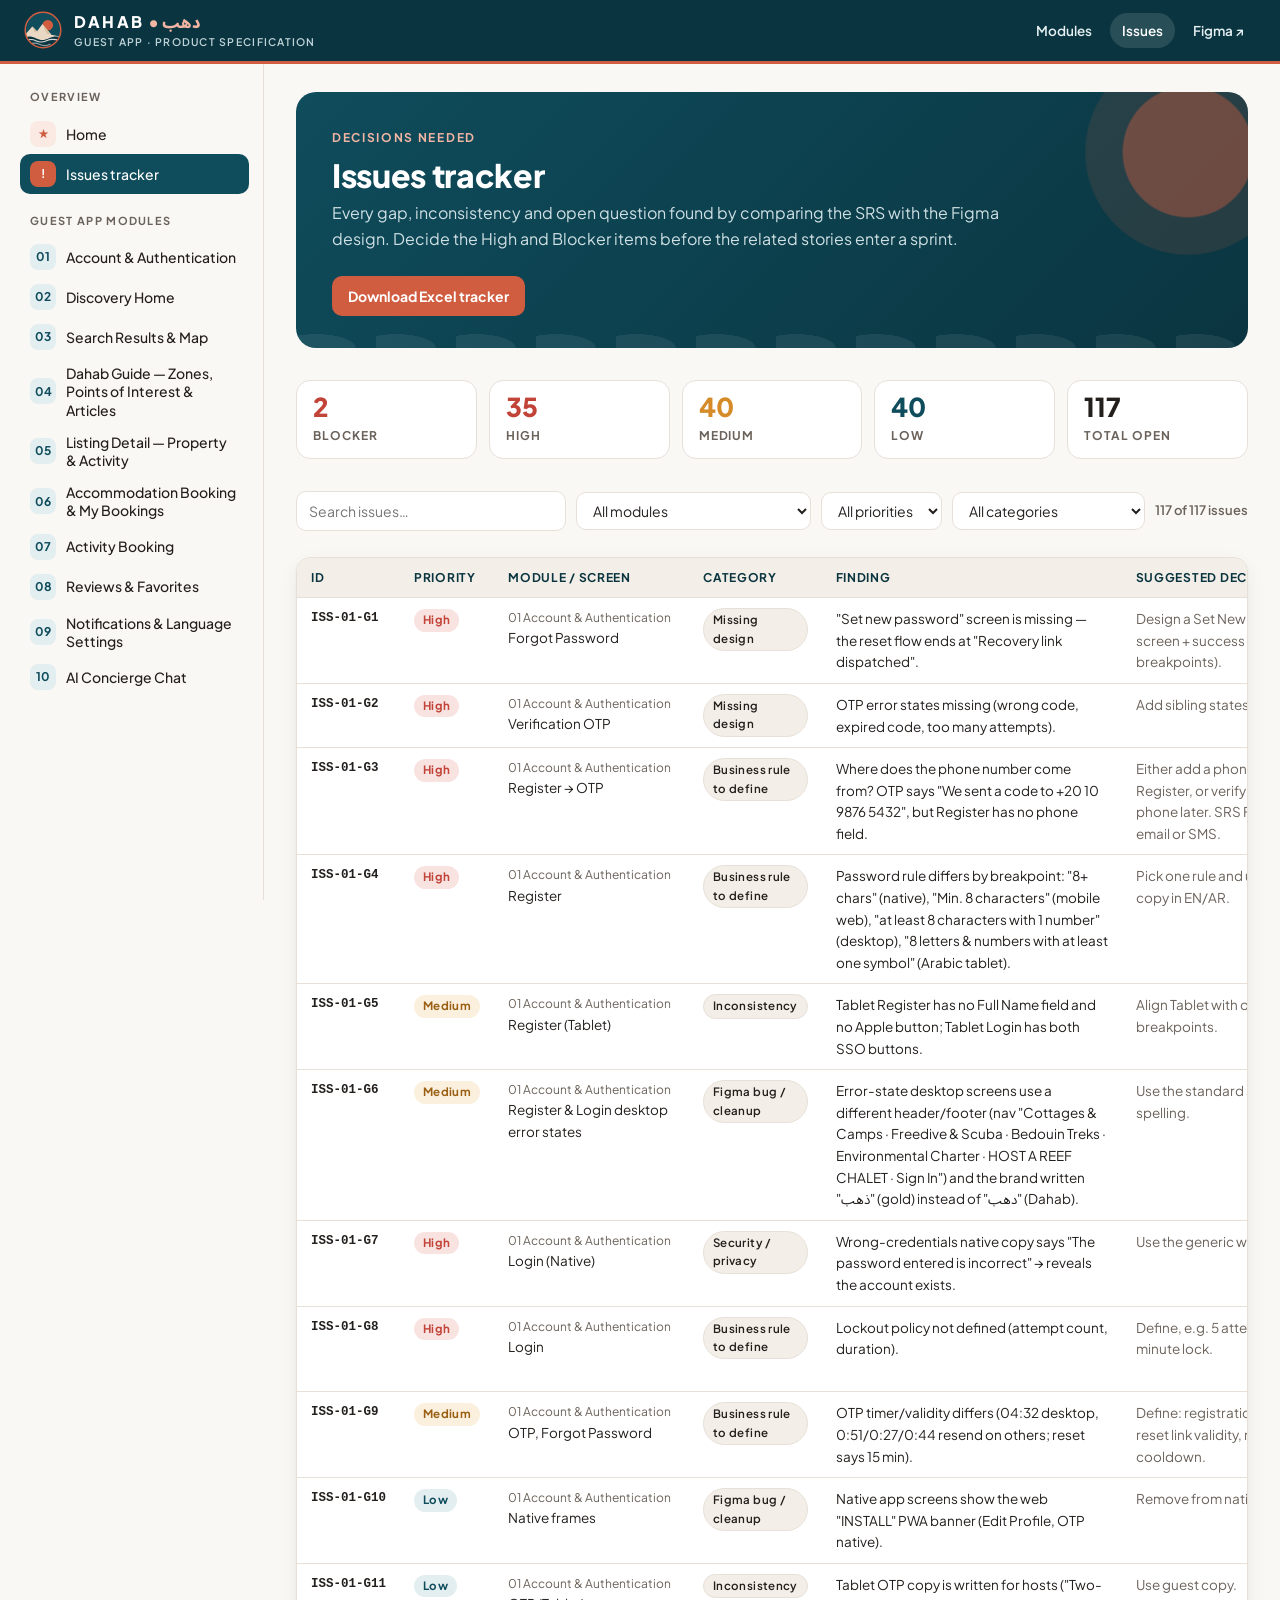
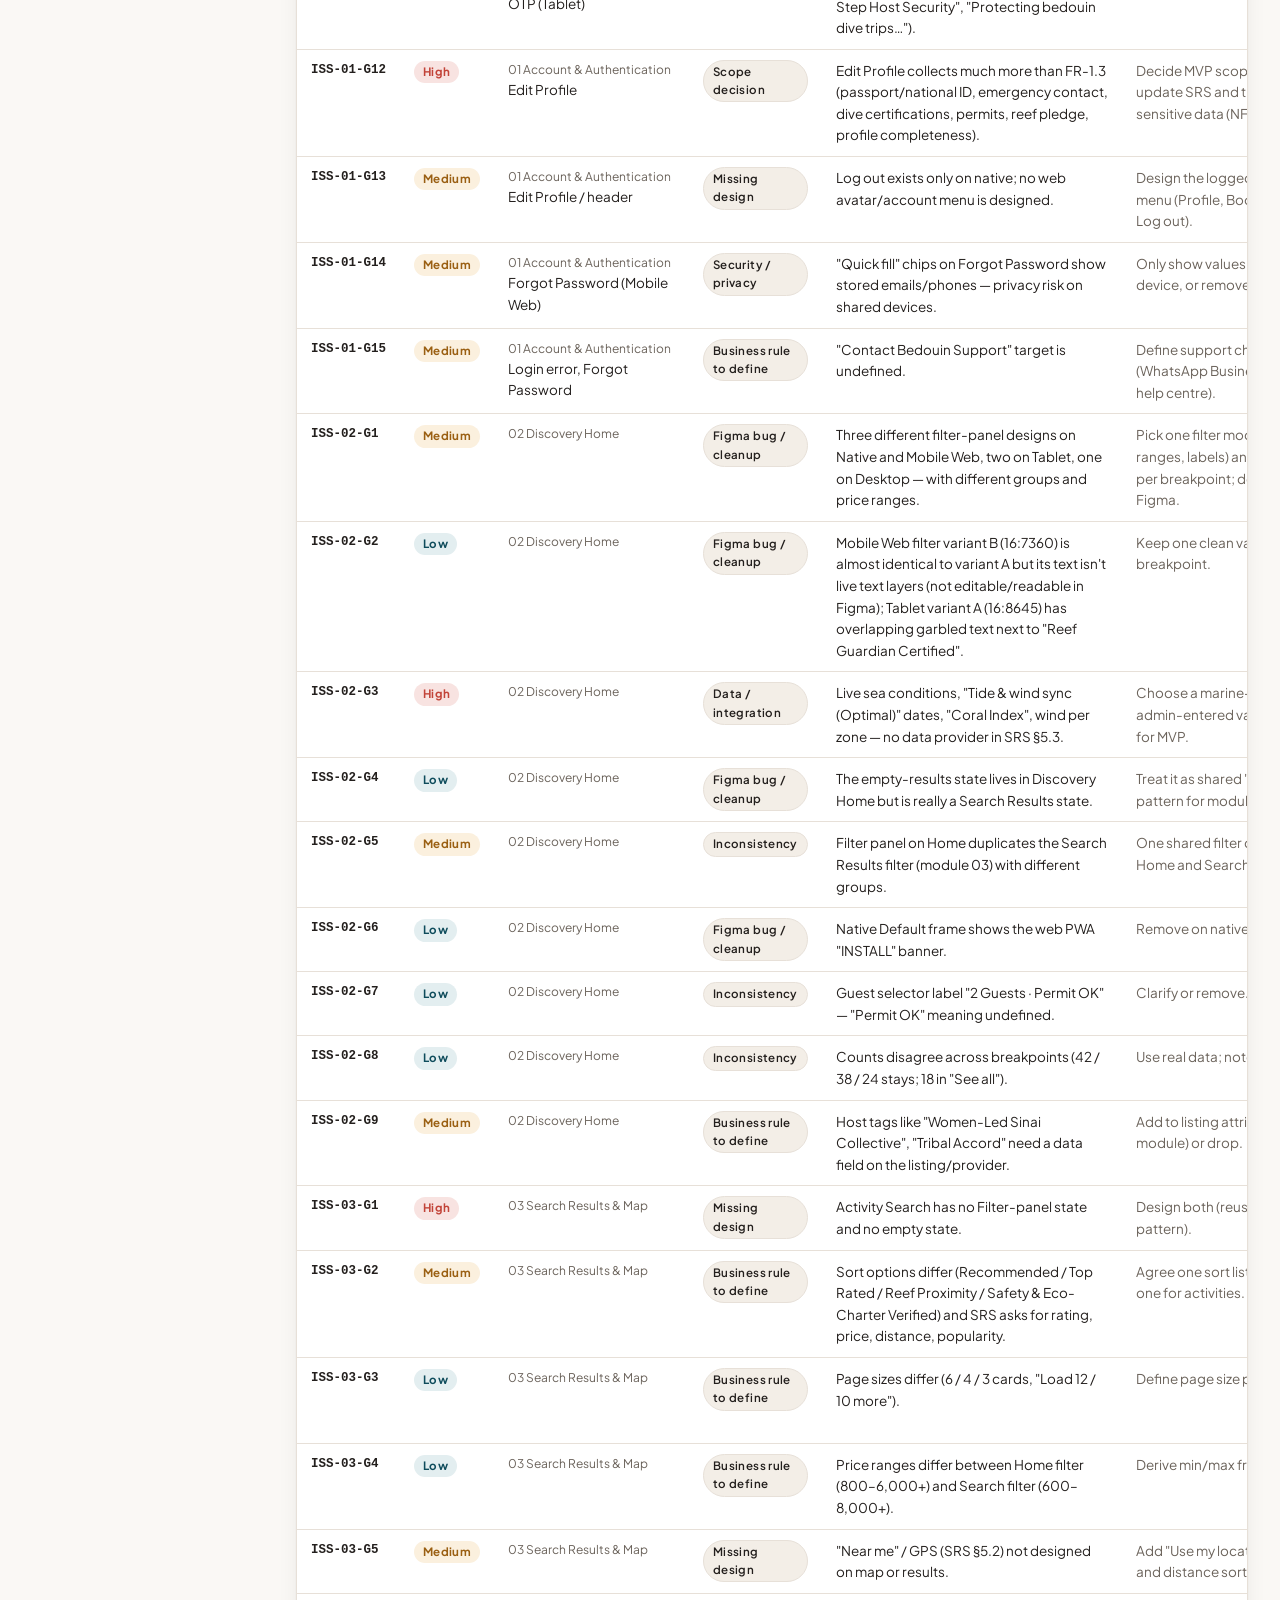
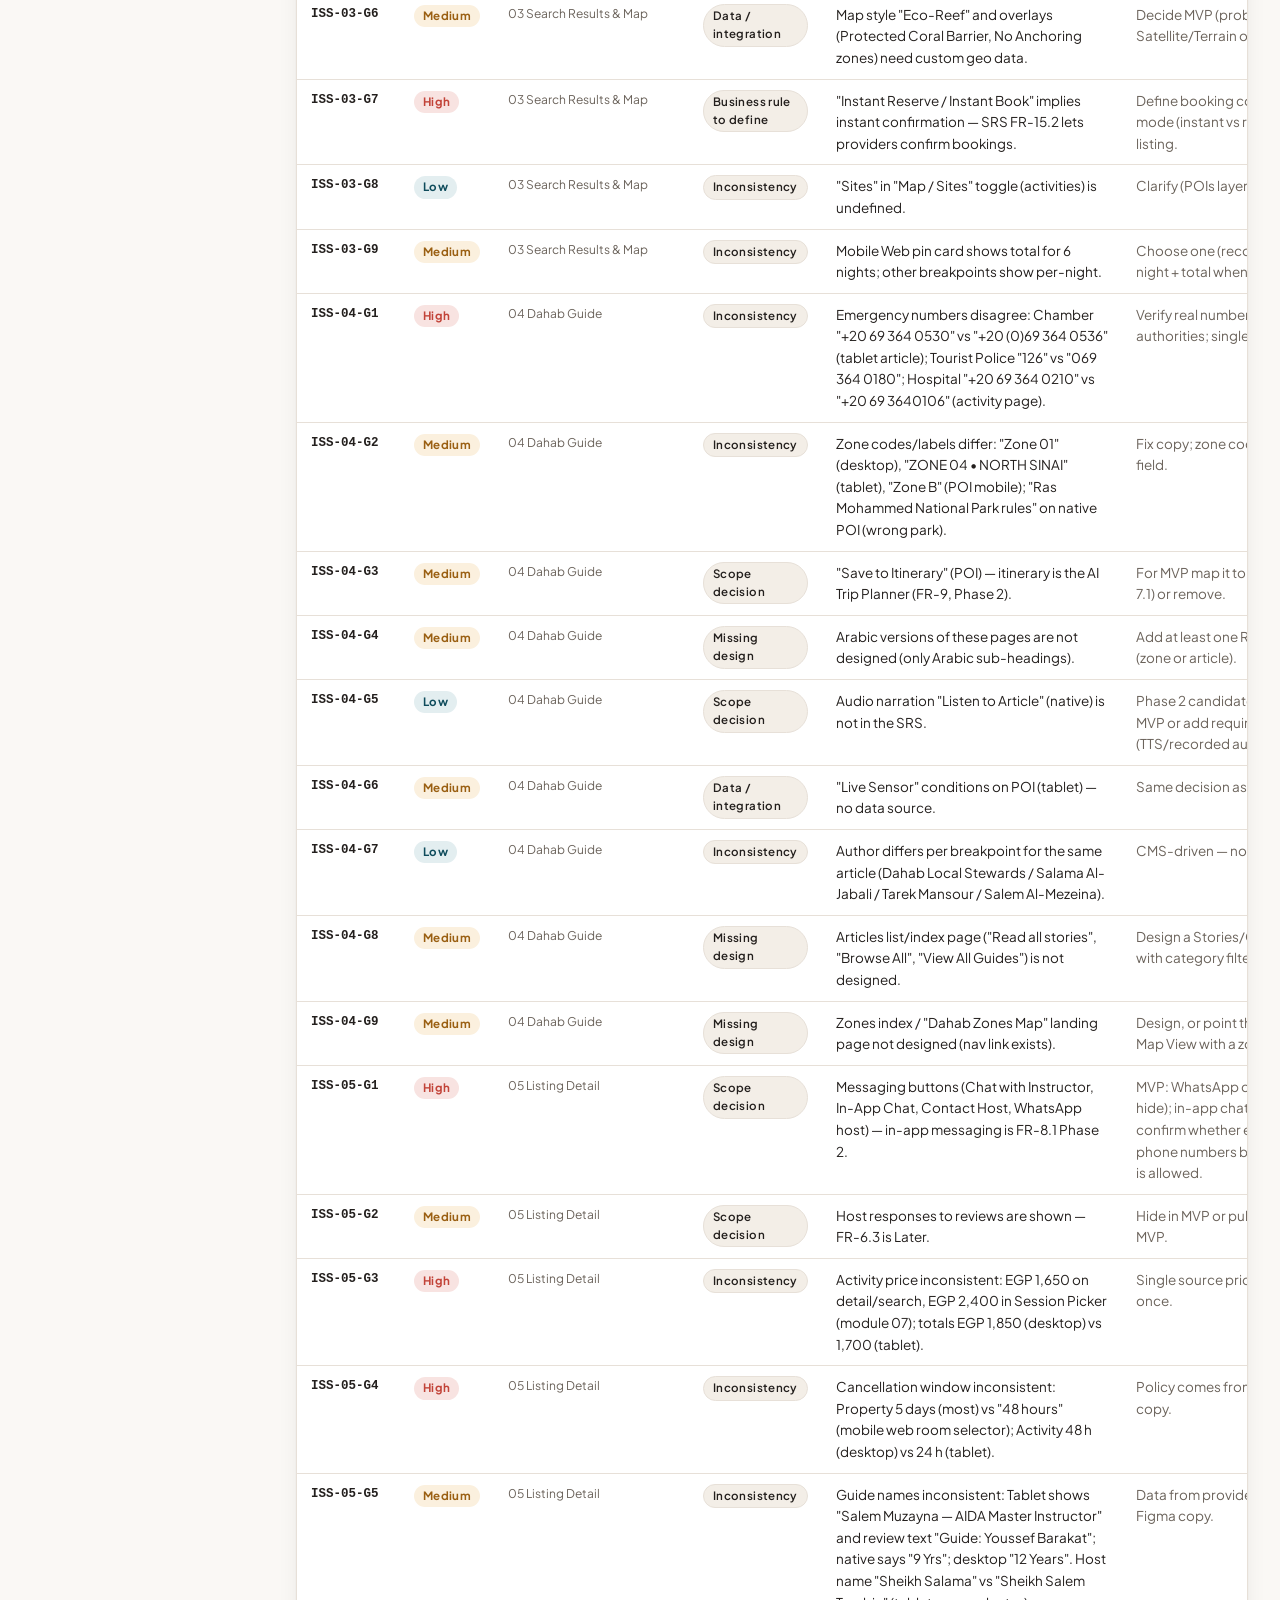
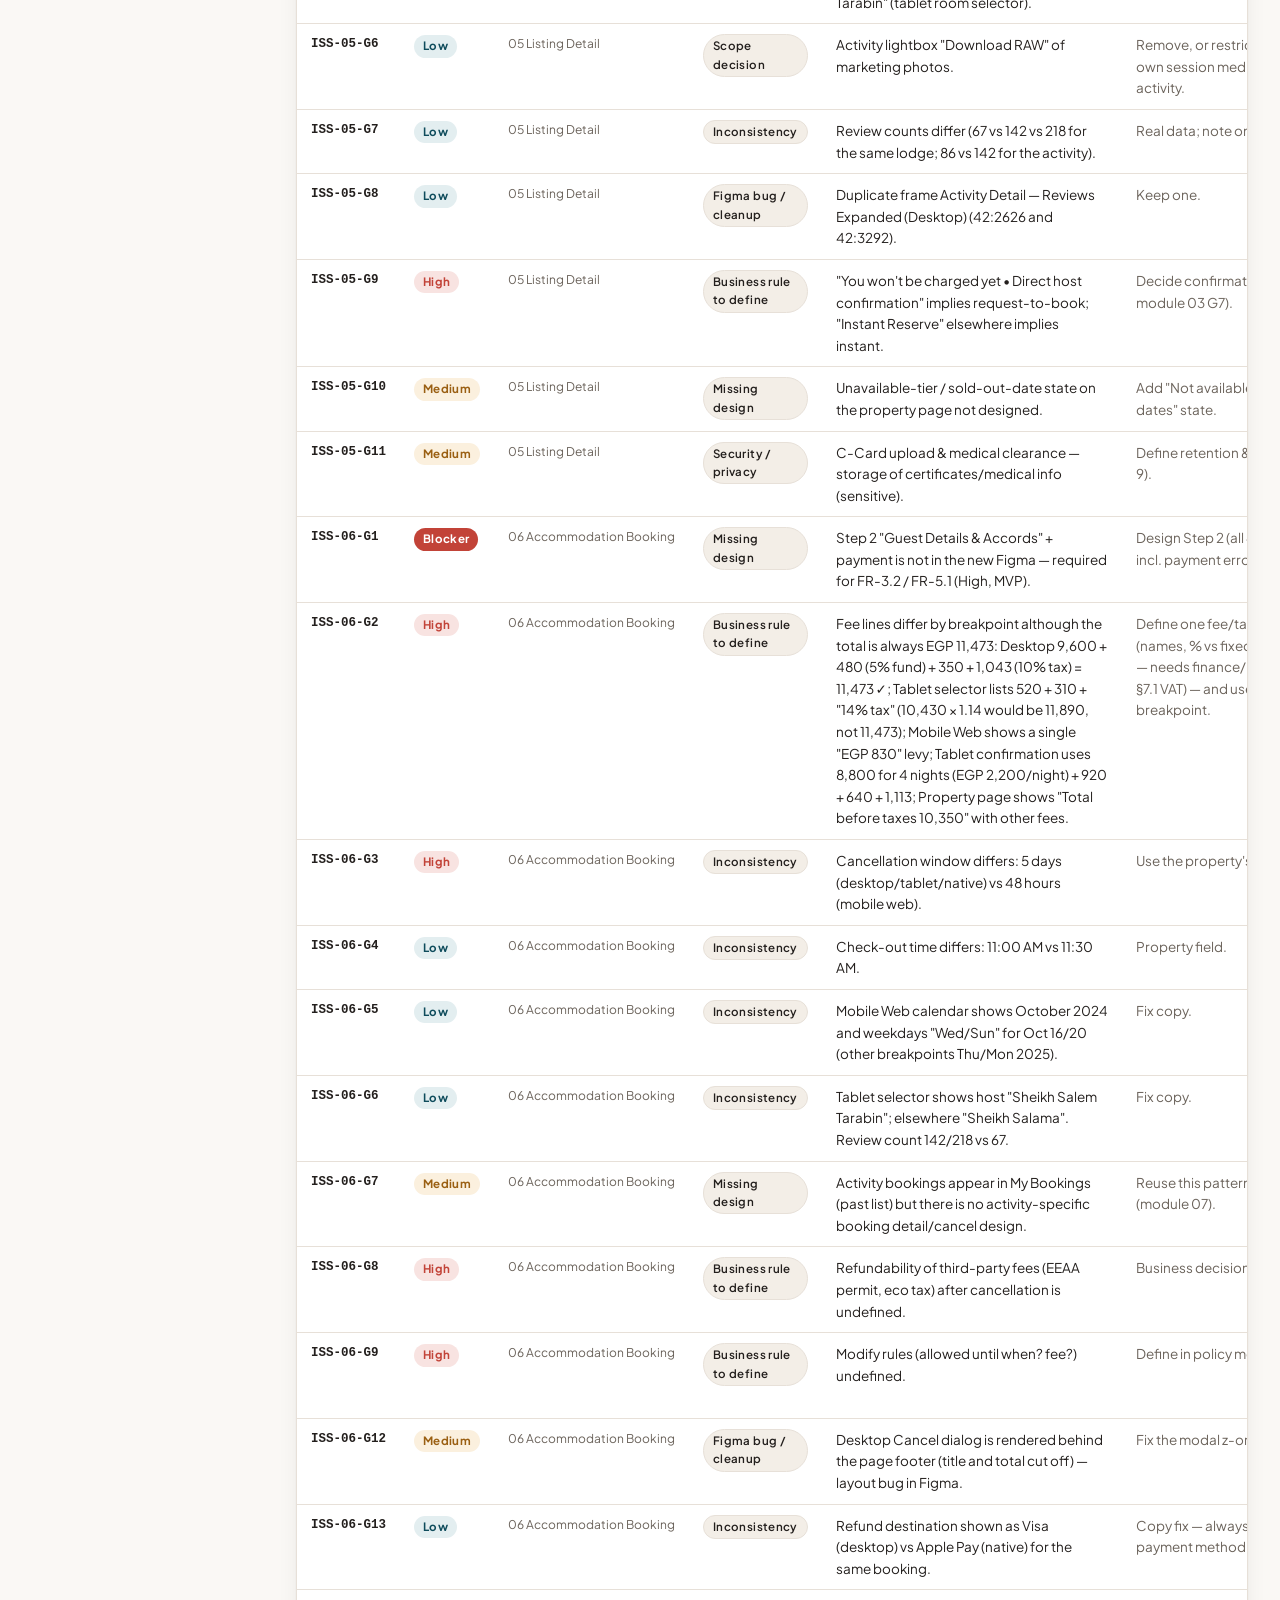
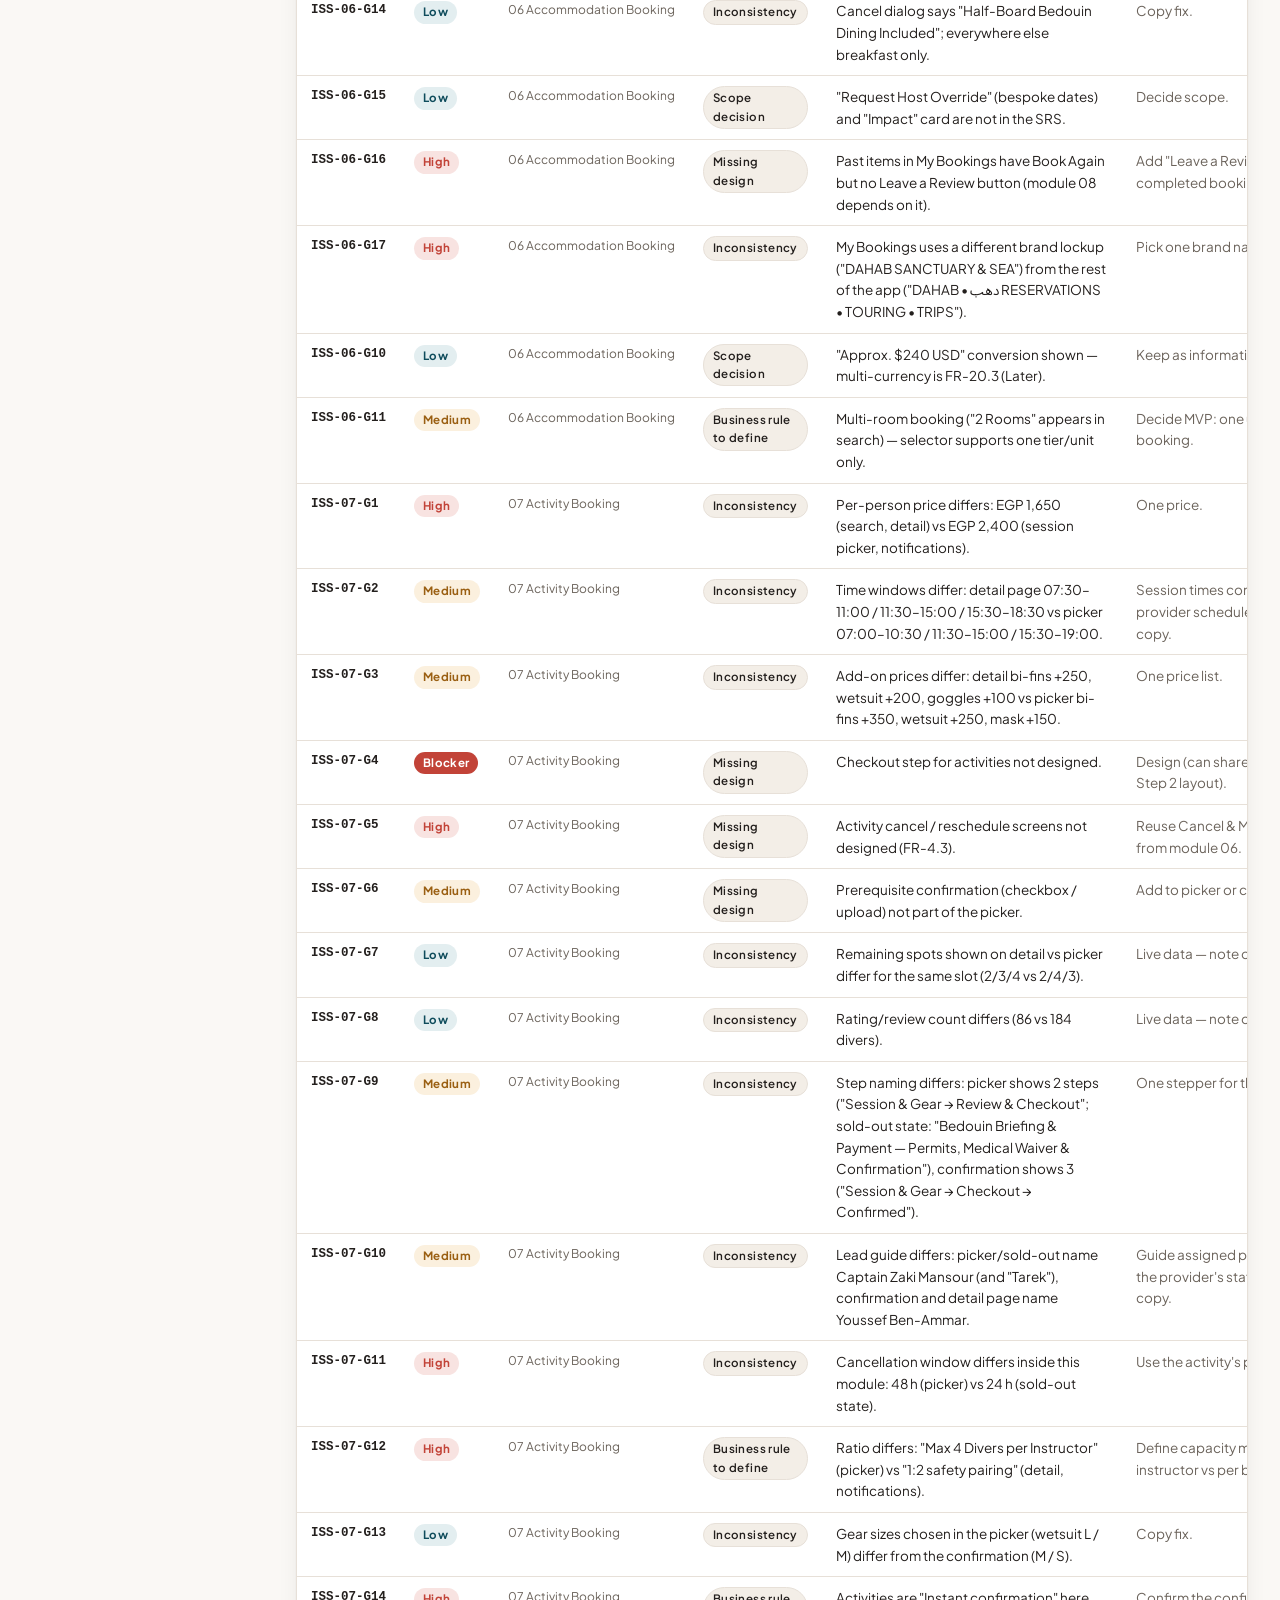
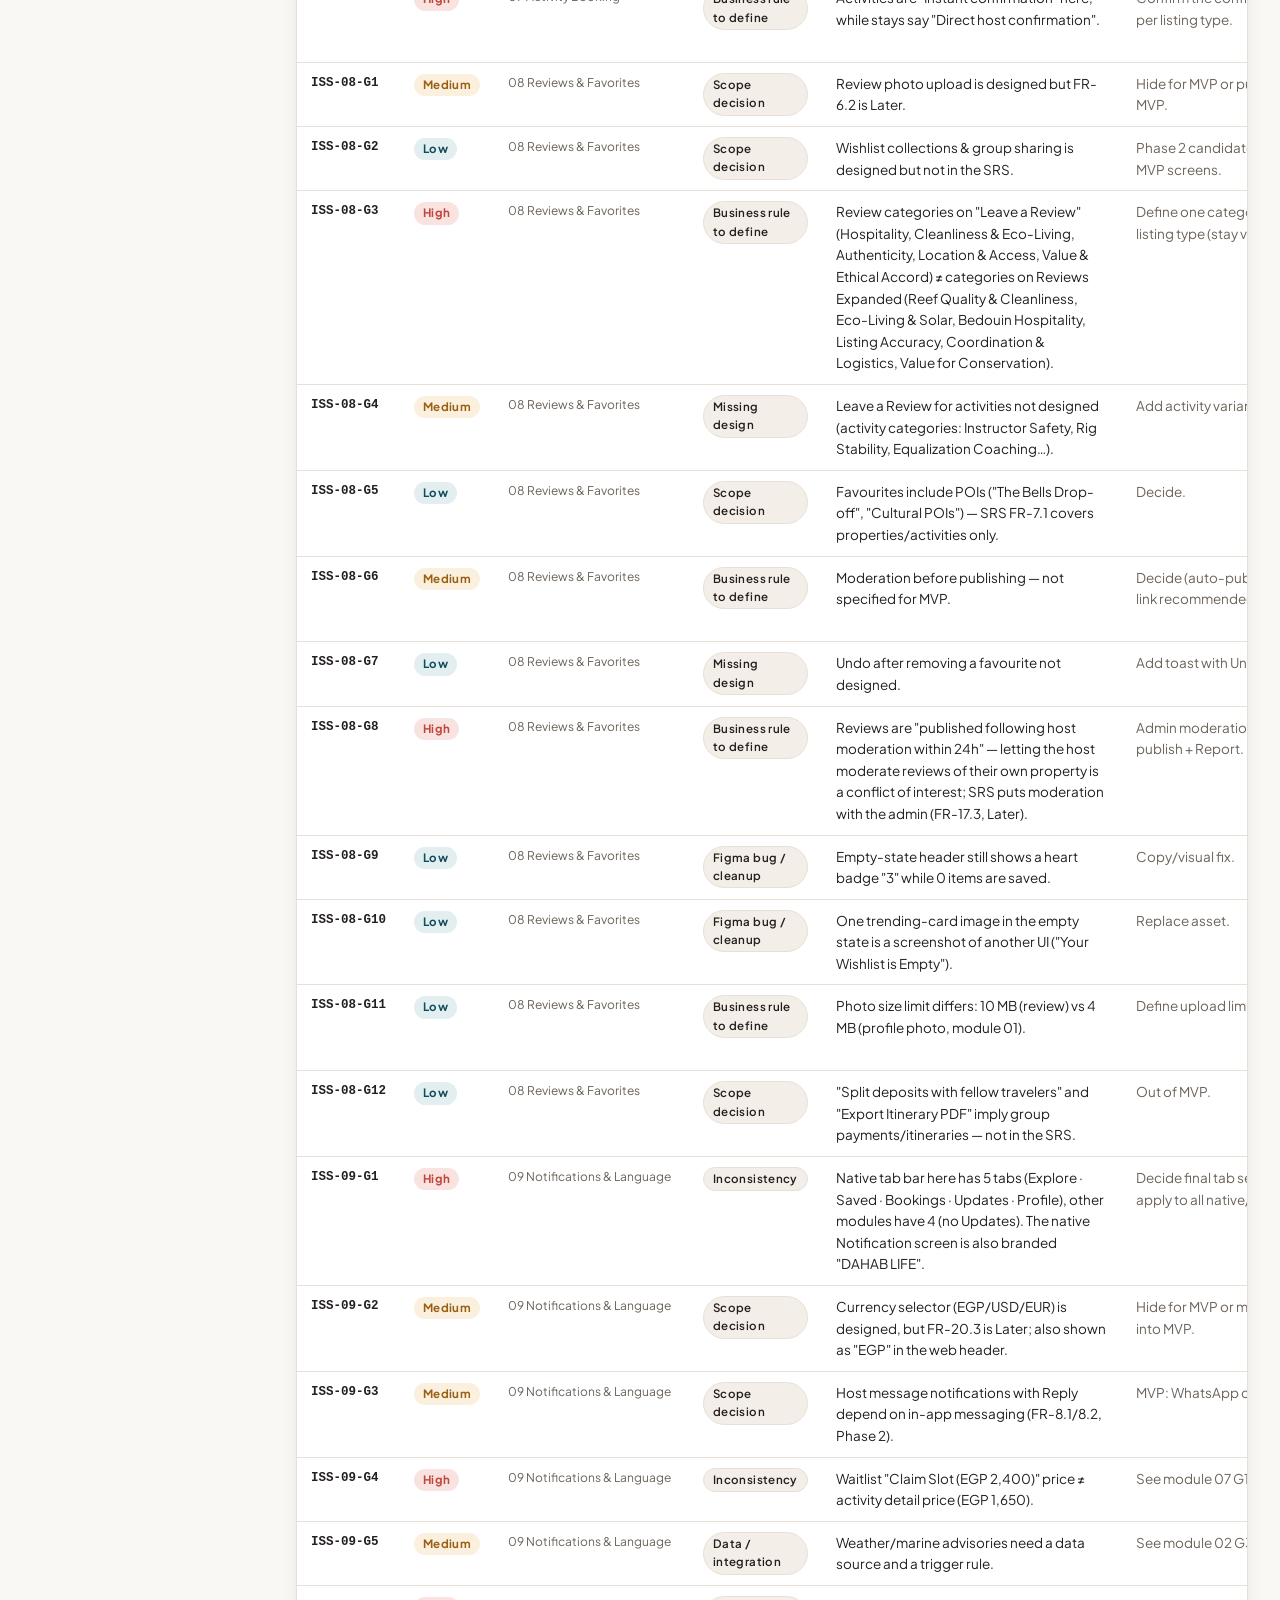
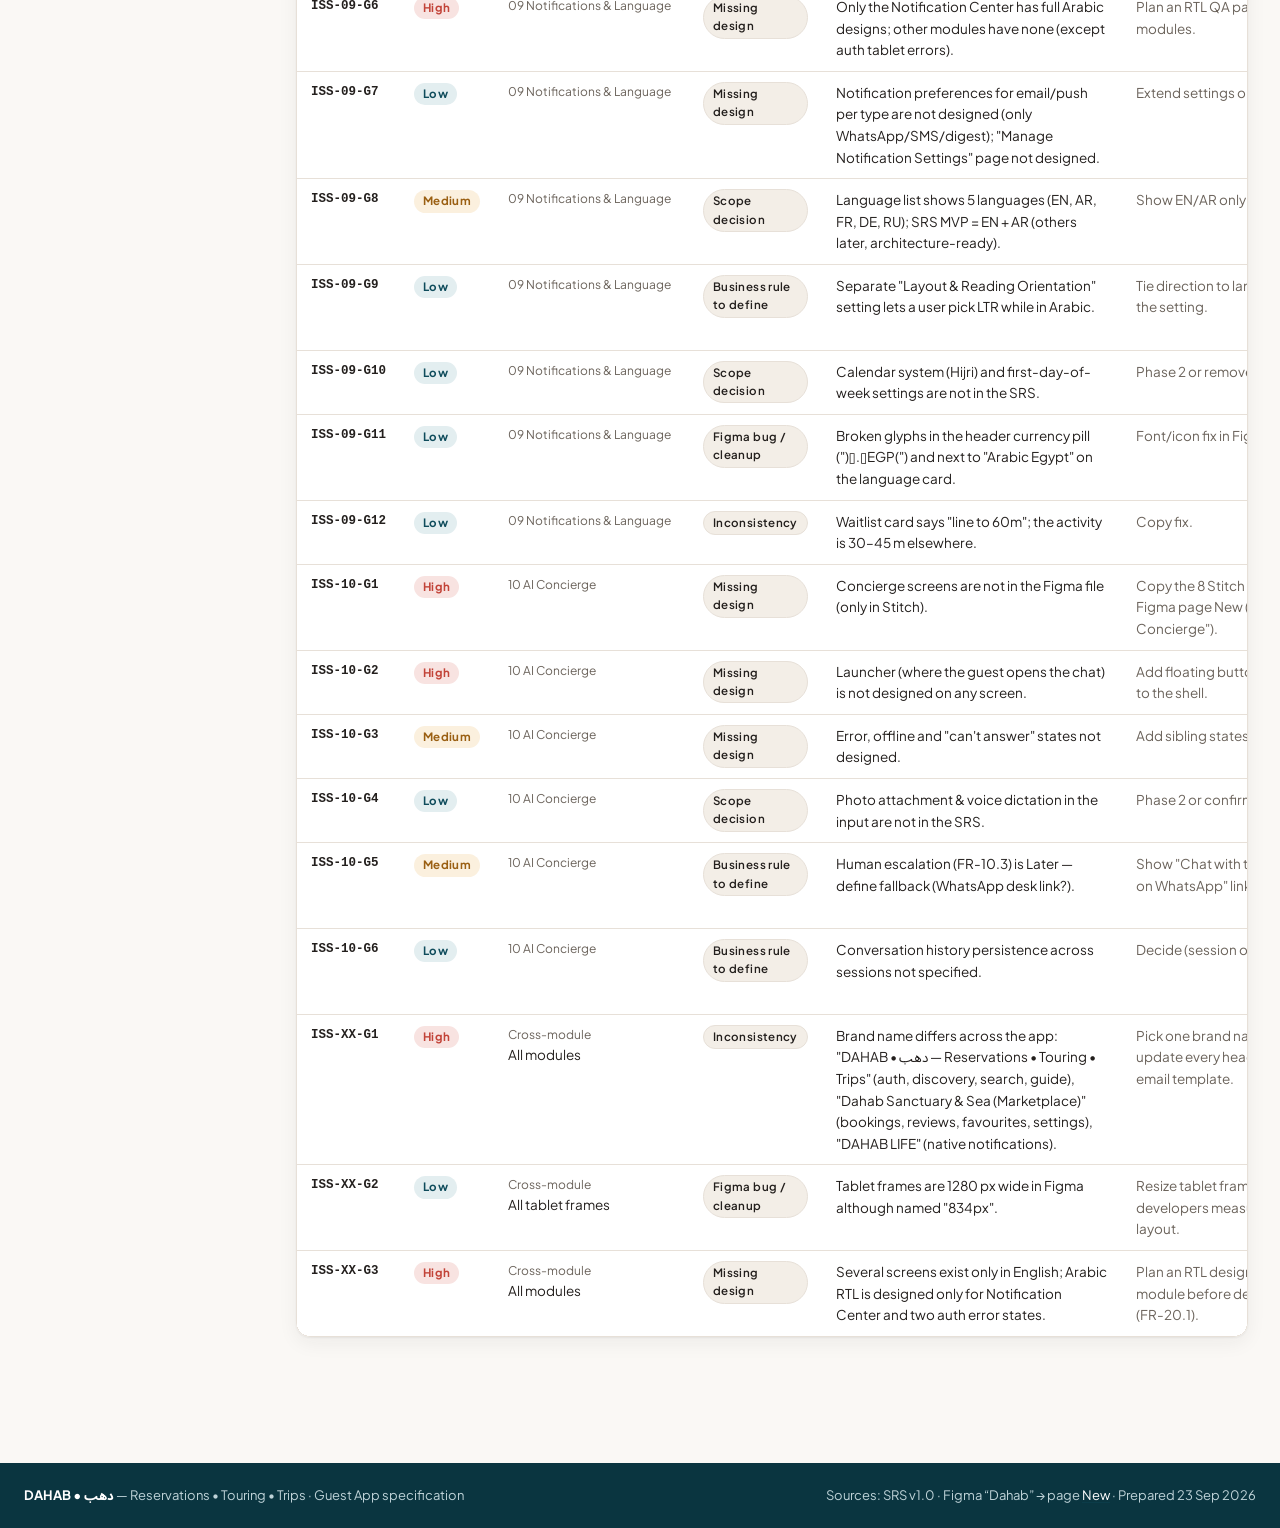
<file: issues.html>
<!doctype html>
<html lang="en">
<head>
<meta charset="utf-8">
<meta name="viewport" content="width=device-width, initial-scale=1">
<title>Issues tracker · Dahab Guest App Specs</title>
<link rel="icon" href="assets/logo.svg" type="image/svg+xml">
<link rel="preconnect" href="https://fonts.googleapis.com">
<link rel="preconnect" href="https://fonts.gstatic.com" crossorigin>
<link href="https://fonts.googleapis.com/css2?family=Plus+Jakarta+Sans:wght@400;500;600;700;800&family=Noto+Sans+Arabic:wght@400;600;700&display=swap" rel="stylesheet">
<link rel="stylesheet" href="assets/style.css">
</head>
<body>
<header class="topbar">
  <label for="nav-toggle" class="nav-btn" aria-label="Menu"><span></span><span></span><span></span></label>
  <a class="brand" href="index.html">
    <img src="assets/logo.svg" alt="">
    <span><span class="brand-name">DAHAB<span class="ar">• دهب</span></span>
    <span class="brand-sub">Guest App · Product Specification</span></span>
  </a>
  <nav class="topbar-links">
    <a href="index.html">Modules</a>
    <a href="issues.html" class="active">Issues</a>
    <a href="https://www.figma.com/design/JeROg9VP2nDmcMHfGjXmLy/Dahab?node-id=16-2" target="_blank" rel="noopener">Figma ↗</a>
  </nav>
</header>
<input type="checkbox" id="nav-toggle">
<div class="layout no-toc">
<nav class="sidebar"><div class="side-label">Overview</div><ul><li><a href="index.html"><span class="num alt">★</span>Home</a></li><li><a href="issues.html" class=active><span class="num alt">!</span>Issues tracker</a></li></ul><div class="side-label">Guest app modules</div><ul><li><a href="01-account-authentication.html"><span class="num">01</span>Account &amp; Authentication</a></li><li><a href="02-discovery-home.html"><span class="num">02</span>Discovery Home</a></li><li><a href="03-search-results-and-map.html"><span class="num">03</span>Search Results &amp; Map</a></li><li><a href="04-dahab-guide-zones-pois-articles.html"><span class="num">04</span>Dahab Guide — Zones, Points of Interest &amp; Articles</a></li><li><a href="05-listing-detail-property-activity.html"><span class="num">05</span>Listing Detail — Property &amp; Activity</a></li><li><a href="06-accommodation-booking-and-my-bookings.html"><span class="num">06</span>Accommodation Booking &amp; My Bookings</a></li><li><a href="07-activity-booking.html"><span class="num">07</span>Activity Booking</a></li><li><a href="08-reviews-and-favorites.html"><span class="num">08</span>Reviews &amp; Favorites</a></li><li><a href="09-notifications-and-language.html"><span class="num">09</span>Notifications &amp; Language Settings</a></li><li><a href="10-ai-concierge.html"><span class="num">10</span>AI Concierge Chat</a></li></ul></nav>
<main class="content">
<section class="hero">
  <div class="eyebrow">Decisions needed</div>
  <h1>Issues tracker</h1>
  <p class="lead">Every gap, inconsistency and open question found by comparing the SRS with the Figma design.
  Decide the High and Blocker items before the related stories enter a sprint.</p>
  <div class="stats"><a class="btn" href="downloads/Guest-App-Issues-Tracker.xlsx">Download Excel tracker</a></div>
  <div class="hero-waves"></div>
</section>
<div class="prio-bars"><div><b style="color:var(--error)">2</b><span>Blocker</span></div><div><b style="color:var(--error)">35</b><span>High</span></div><div><b style="color:var(--warning)">40</b><span>Medium</span></div><div><b style="color:var(--teal)">40</b><span>Low</span></div><div><b>117</b><span>Total open</span></div></div>
<div class="filters">
  <input id="f-q" type="search" placeholder="Search issues…" aria-label="Search issues">
  <select id="f-mod" aria-label="Module"><option value="">All modules</option><option value="01 Account &amp; Authentication">01 Account &amp; Authentication</option><option value="02 Discovery Home">02 Discovery Home</option><option value="03 Search Results &amp; Map">03 Search Results &amp; Map</option><option value="04 Dahab Guide">04 Dahab Guide</option><option value="05 Listing Detail">05 Listing Detail</option><option value="06 Accommodation Booking">06 Accommodation Booking</option><option value="07 Activity Booking">07 Activity Booking</option><option value="08 Reviews &amp; Favorites">08 Reviews &amp; Favorites</option><option value="09 Notifications &amp; Language">09 Notifications &amp; Language</option><option value="10 AI Concierge">10 AI Concierge</option><option value="Cross-module">Cross-module</option></select>
  <select id="f-prio" aria-label="Priority"><option value="">All priorities</option><option value="Blocker">Blocker</option><option value="High">High</option><option value="Medium">Medium</option><option value="Low">Low</option></select>
  <select id="f-cat" aria-label="Category"><option value="">All categories</option><option value="Business rule to define">Business rule to define</option><option value="Data / integration">Data / integration</option><option value="Figma bug / cleanup">Figma bug / cleanup</option><option value="Inconsistency">Inconsistency</option><option value="Missing design">Missing design</option><option value="Scope decision">Scope decision</option><option value="Security / privacy">Security / privacy</option></select>
  <span class="count" id="f-count">117 issues</span>
</div>
<div class="doc"><div class="table-wrap"><table class="issues">
<thead><tr><th>ID</th><th>Priority</th><th>Module / screen</th><th>Category</th><th>Finding</th><th>Suggested decision</th><th>Owner</th><th>Status</th></tr></thead>
<tbody><tr data-mod="01 Account &amp; Authentication" data-prio="High" data-cat="Missing design"><td class="id">ISS-01-G1</td><td><span class="badge b-high">High</span></td><td><div class="mod">01 Account &amp; Authentication</div>Forgot Password</td><td><span class="badge b-cat">Missing design</span></td><td>&quot;Set new password&quot; screen is missing — the reset flow ends at &quot;Recovery link dispatched&quot;.</td><td class="sugg">Design a Set New Password screen + success state (all 4 breakpoints).</td><td>Design</td><td><span class="badge b-open">Open</span></td></tr><tr data-mod="01 Account &amp; Authentication" data-prio="High" data-cat="Missing design"><td class="id">ISS-01-G2</td><td><span class="badge b-high">High</span></td><td><div class="mod">01 Account &amp; Authentication</div>Verification OTP</td><td><span class="badge b-cat">Missing design</span></td><td>OTP error states missing (wrong code, expired code, too many attempts).</td><td class="sugg">Add sibling states.</td><td>Design</td><td><span class="badge b-open">Open</span></td></tr><tr data-mod="01 Account &amp; Authentication" data-prio="High" data-cat="Business rule to define"><td class="id">ISS-01-G3</td><td><span class="badge b-high">High</span></td><td><div class="mod">01 Account &amp; Authentication</div>Register → OTP</td><td><span class="badge b-cat">Business rule to define</span></td><td>Where does the phone number come from? OTP says &quot;We sent a code to +20 10 9876 5432&quot;, but Register has no phone field.</td><td class="sugg">Either add a phone field to Register, or verify email first and phone later. SRS FR-1.5 allows email or SMS.</td><td>Product / Business</td><td><span class="badge b-open">Open</span></td></tr><tr data-mod="01 Account &amp; Authentication" data-prio="High" data-cat="Business rule to define"><td class="id">ISS-01-G4</td><td><span class="badge b-high">High</span></td><td><div class="mod">01 Account &amp; Authentication</div>Register</td><td><span class="badge b-cat">Business rule to define</span></td><td>Password rule differs by breakpoint: &quot;8+ chars&quot; (native), &quot;Min. 8 characters&quot; (mobile web), &quot;at least 8 characters with 1 number&quot; (desktop), &quot;8 letters &amp; numbers with at least one symbol&quot; (Arabic tablet).</td><td class="sugg">Pick one rule and use identical copy in EN/AR.</td><td>Product / Business</td><td><span class="badge b-open">Open</span></td></tr><tr data-mod="01 Account &amp; Authentication" data-prio="Medium" data-cat="Inconsistency"><td class="id">ISS-01-G5</td><td><span class="badge b-medium">Medium</span></td><td><div class="mod">01 Account &amp; Authentication</div>Register (Tablet)</td><td><span class="badge b-cat">Inconsistency</span></td><td>Tablet Register has no Full Name field and no Apple button; Tablet Login has both SSO buttons.</td><td class="sugg">Align Tablet with other breakpoints.</td><td>Design + Product</td><td><span class="badge b-open">Open</span></td></tr><tr data-mod="01 Account &amp; Authentication" data-prio="Medium" data-cat="Figma bug / cleanup"><td class="id">ISS-01-G6</td><td><span class="badge b-medium">Medium</span></td><td><div class="mod">01 Account &amp; Authentication</div>Register &amp; Login desktop error states</td><td><span class="badge b-cat">Figma bug / cleanup</span></td><td>Error-state desktop screens use a different header/footer (nav &quot;Cottages &amp; Camps · Freedive &amp; Scuba · Bedouin Treks · Environmental Charter · HOST A REEF CHALET · Sign In&quot;) and the brand written &quot;ذهب&quot; (gold) instead of &quot;دهب&quot; (Dahab).</td><td class="sugg">Use the standard shell; fix Arabic spelling.</td><td>Design</td><td><span class="badge b-open">Open</span></td></tr><tr data-mod="01 Account &amp; Authentication" data-prio="High" data-cat="Security / privacy"><td class="id">ISS-01-G7</td><td><span class="badge b-high">High</span></td><td><div class="mod">01 Account &amp; Authentication</div>Login (Native)</td><td><span class="badge b-cat">Security / privacy</span></td><td>Wrong-credentials native copy says &quot;The password entered is incorrect&quot; → reveals the account exists.</td><td class="sugg">Use the generic web copy.</td><td>Tech</td><td><span class="badge b-open">Open</span></td></tr><tr data-mod="01 Account &amp; Authentication" data-prio="High" data-cat="Business rule to define"><td class="id">ISS-01-G8</td><td><span class="badge b-high">High</span></td><td><div class="mod">01 Account &amp; Authentication</div>Login</td><td><span class="badge b-cat">Business rule to define</span></td><td>Lockout policy not defined (attempt count, duration).</td><td class="sugg">Define, e.g. 5 attempts → 15-minute lock.</td><td>Product / Business</td><td><span class="badge b-open">Open</span></td></tr><tr data-mod="01 Account &amp; Authentication" data-prio="Medium" data-cat="Business rule to define"><td class="id">ISS-01-G9</td><td><span class="badge b-medium">Medium</span></td><td><div class="mod">01 Account &amp; Authentication</div>OTP, Forgot Password</td><td><span class="badge b-cat">Business rule to define</span></td><td>OTP timer/validity differs (04:32 desktop, 0:51/0:27/0:44 resend on others; reset says 15 min).</td><td class="sugg">Define: registration code validity, reset link validity, resend cooldown.</td><td>Product / Business</td><td><span class="badge b-open">Open</span></td></tr><tr data-mod="01 Account &amp; Authentication" data-prio="Low" data-cat="Figma bug / cleanup"><td class="id">ISS-01-G10</td><td><span class="badge b-low">Low</span></td><td><div class="mod">01 Account &amp; Authentication</div>Native frames</td><td><span class="badge b-cat">Figma bug / cleanup</span></td><td>Native app screens show the web &quot;INSTALL&quot; PWA banner (Edit Profile, OTP native).</td><td class="sugg">Remove from native.</td><td>Design</td><td><span class="badge b-open">Open</span></td></tr><tr data-mod="01 Account &amp; Authentication" data-prio="Low" data-cat="Inconsistency"><td class="id">ISS-01-G11</td><td><span class="badge b-low">Low</span></td><td><div class="mod">01 Account &amp; Authentication</div>OTP (Tablet)</td><td><span class="badge b-cat">Inconsistency</span></td><td>Tablet OTP copy is written for hosts (&quot;Two-Step Host Security&quot;, &quot;Protecting bedouin dive trips…&quot;).</td><td class="sugg">Use guest copy.</td><td>Design + Product</td><td><span class="badge b-open">Open</span></td></tr><tr data-mod="01 Account &amp; Authentication" data-prio="High" data-cat="Scope decision"><td class="id">ISS-01-G12</td><td><span class="badge b-high">High</span></td><td><div class="mod">01 Account &amp; Authentication</div>Edit Profile</td><td><span class="badge b-cat">Scope decision</span></td><td>Edit Profile collects much more than FR-1.3 (passport/national ID, emergency contact, dive certifications, permits, reef pledge, profile completeness).</td><td class="sugg">Decide MVP scope; if kept, update SRS and treat IDs as sensitive data (NFR-9).</td><td>Product</td><td><span class="badge b-open">Open</span></td></tr><tr data-mod="01 Account &amp; Authentication" data-prio="Medium" data-cat="Missing design"><td class="id">ISS-01-G13</td><td><span class="badge b-medium">Medium</span></td><td><div class="mod">01 Account &amp; Authentication</div>Edit Profile / header</td><td><span class="badge b-cat">Missing design</span></td><td>Log out exists only on native; no web avatar/account menu is designed.</td><td class="sugg">Design the logged-in header menu (Profile, Bookings, Saved, Log out).</td><td>Design</td><td><span class="badge b-open">Open</span></td></tr><tr data-mod="01 Account &amp; Authentication" data-prio="Medium" data-cat="Security / privacy"><td class="id">ISS-01-G14</td><td><span class="badge b-medium">Medium</span></td><td><div class="mod">01 Account &amp; Authentication</div>Forgot Password (Mobile Web)</td><td><span class="badge b-cat">Security / privacy</span></td><td>&quot;Quick fill&quot; chips on Forgot Password show stored emails/phones — privacy risk on shared devices.</td><td class="sugg">Only show values from this device, or remove.</td><td>Tech</td><td><span class="badge b-open">Open</span></td></tr><tr data-mod="01 Account &amp; Authentication" data-prio="Medium" data-cat="Business rule to define"><td class="id">ISS-01-G15</td><td><span class="badge b-medium">Medium</span></td><td><div class="mod">01 Account &amp; Authentication</div>Login error, Forgot Password</td><td><span class="badge b-cat">Business rule to define</span></td><td>&quot;Contact Bedouin Support&quot; target is undefined.</td><td class="sugg">Define support channel (WhatsApp Business number / help centre).</td><td>Product / Business</td><td><span class="badge b-open">Open</span></td></tr><tr data-mod="02 Discovery Home" data-prio="Medium" data-cat="Figma bug / cleanup"><td class="id">ISS-02-G1</td><td><span class="badge b-medium">Medium</span></td><td><div class="mod">02 Discovery Home</div></td><td><span class="badge b-cat">Figma bug / cleanup</span></td><td>Three different filter-panel designs on Native and Mobile Web, two on Tablet, one on Desktop — with different groups and price ranges.</td><td class="sugg">Pick one filter model (groups, ranges, labels) and one layout per breakpoint; delete the rest in Figma.</td><td>Design</td><td><span class="badge b-open">Open</span></td></tr><tr data-mod="02 Discovery Home" data-prio="Low" data-cat="Figma bug / cleanup"><td class="id">ISS-02-G2</td><td><span class="badge b-low">Low</span></td><td><div class="mod">02 Discovery Home</div></td><td><span class="badge b-cat">Figma bug / cleanup</span></td><td>Mobile Web filter variant B (16:7360) is almost identical to variant A but its text isn&#x27;t live text layers (not editable/readable in Figma); Tablet variant A (16:8645) has overlapping garbled text next to &quot;Reef Guardian Certified&quot;.</td><td class="sugg">Keep one clean variant per breakpoint.</td><td>Design</td><td><span class="badge b-open">Open</span></td></tr><tr data-mod="02 Discovery Home" data-prio="High" data-cat="Data / integration"><td class="id">ISS-02-G3</td><td><span class="badge b-high">High</span></td><td><div class="mod">02 Discovery Home</div></td><td><span class="badge b-cat">Data / integration</span></td><td>Live sea conditions, &quot;Tide &amp; wind sync (Optimal)&quot; dates, &quot;Coral Index&quot;, wind per zone — no data provider in SRS §5.3.</td><td class="sugg">Choose a marine-weather API or admin-entered values; or drop for MVP.</td><td>Tech</td><td><span class="badge b-open">Open</span></td></tr><tr data-mod="02 Discovery Home" data-prio="Low" data-cat="Figma bug / cleanup"><td class="id">ISS-02-G4</td><td><span class="badge b-low">Low</span></td><td><div class="mod">02 Discovery Home</div></td><td><span class="badge b-cat">Figma bug / cleanup</span></td><td>The empty-results state lives in Discovery Home but is really a Search Results state.</td><td class="sugg">Treat it as shared &quot;No results&quot; pattern for module 03.</td><td>Design</td><td><span class="badge b-open">Open</span></td></tr><tr data-mod="02 Discovery Home" data-prio="Medium" data-cat="Inconsistency"><td class="id">ISS-02-G5</td><td><span class="badge b-medium">Medium</span></td><td><div class="mod">02 Discovery Home</div></td><td><span class="badge b-cat">Inconsistency</span></td><td>Filter panel on Home duplicates the Search Results filter (module 03) with different groups.</td><td class="sugg">One shared filter component for Home and Search.</td><td>Design + Product</td><td><span class="badge b-open">Open</span></td></tr><tr data-mod="02 Discovery Home" data-prio="Low" data-cat="Figma bug / cleanup"><td class="id">ISS-02-G6</td><td><span class="badge b-low">Low</span></td><td><div class="mod">02 Discovery Home</div></td><td><span class="badge b-cat">Figma bug / cleanup</span></td><td>Native Default frame shows the web PWA &quot;INSTALL&quot; banner.</td><td class="sugg">Remove on native.</td><td>Design</td><td><span class="badge b-open">Open</span></td></tr><tr data-mod="02 Discovery Home" data-prio="Low" data-cat="Inconsistency"><td class="id">ISS-02-G7</td><td><span class="badge b-low">Low</span></td><td><div class="mod">02 Discovery Home</div></td><td><span class="badge b-cat">Inconsistency</span></td><td>Guest selector label &quot;2 Guests · Permit OK&quot; — &quot;Permit OK&quot; meaning undefined.</td><td class="sugg">Clarify or remove.</td><td>Design + Product</td><td><span class="badge b-open">Open</span></td></tr><tr data-mod="02 Discovery Home" data-prio="Low" data-cat="Inconsistency"><td class="id">ISS-02-G8</td><td><span class="badge b-low">Low</span></td><td><div class="mod">02 Discovery Home</div></td><td><span class="badge b-cat">Inconsistency</span></td><td>Counts disagree across breakpoints (42 / 38 / 24 stays; 18 in &quot;See all&quot;).</td><td class="sugg">Use real data; note only.</td><td>Design + Product</td><td><span class="badge b-open">Open</span></td></tr><tr data-mod="02 Discovery Home" data-prio="Medium" data-cat="Business rule to define"><td class="id">ISS-02-G9</td><td><span class="badge b-medium">Medium</span></td><td><div class="mod">02 Discovery Home</div></td><td><span class="badge b-cat">Business rule to define</span></td><td>Host tags like &quot;Women-Led Sinai Collective&quot;, &quot;Tribal Accord&quot; need a data field on the listing/provider.</td><td class="sugg">Add to listing attributes (Provider module) or drop.</td><td>Product / Business</td><td><span class="badge b-open">Open</span></td></tr><tr data-mod="03 Search Results &amp; Map" data-prio="High" data-cat="Missing design"><td class="id">ISS-03-G1</td><td><span class="badge b-high">High</span></td><td><div class="mod">03 Search Results &amp; Map</div></td><td><span class="badge b-cat">Missing design</span></td><td>Activity Search has no Filter-panel state and no empty state.</td><td class="sugg">Design both (reuse property pattern).</td><td>Design</td><td><span class="badge b-open">Open</span></td></tr><tr data-mod="03 Search Results &amp; Map" data-prio="Medium" data-cat="Business rule to define"><td class="id">ISS-03-G2</td><td><span class="badge b-medium">Medium</span></td><td><div class="mod">03 Search Results &amp; Map</div></td><td><span class="badge b-cat">Business rule to define</span></td><td>Sort options differ (Recommended / Top Rated / Reef Proximity / Safety &amp; Eco-Charter Verified) and SRS asks for rating, price, distance, popularity.</td><td class="sugg">Agree one sort list for stays and one for activities.</td><td>Product / Business</td><td><span class="badge b-open">Open</span></td></tr><tr data-mod="03 Search Results &amp; Map" data-prio="Low" data-cat="Business rule to define"><td class="id">ISS-03-G3</td><td><span class="badge b-low">Low</span></td><td><div class="mod">03 Search Results &amp; Map</div></td><td><span class="badge b-cat">Business rule to define</span></td><td>Page sizes differ (6 / 4 / 3 cards, &quot;Load 12 / 10 more&quot;).</td><td class="sugg">Define page size per breakpoint.</td><td>Product / Business</td><td><span class="badge b-open">Open</span></td></tr><tr data-mod="03 Search Results &amp; Map" data-prio="Low" data-cat="Business rule to define"><td class="id">ISS-03-G4</td><td><span class="badge b-low">Low</span></td><td><div class="mod">03 Search Results &amp; Map</div></td><td><span class="badge b-cat">Business rule to define</span></td><td>Price ranges differ between Home filter (800–6,000+) and Search filter (600–8,000+).</td><td class="sugg">Derive min/max from data.</td><td>Product / Business</td><td><span class="badge b-open">Open</span></td></tr><tr data-mod="03 Search Results &amp; Map" data-prio="Medium" data-cat="Missing design"><td class="id">ISS-03-G5</td><td><span class="badge b-medium">Medium</span></td><td><div class="mod">03 Search Results &amp; Map</div></td><td><span class="badge b-cat">Missing design</span></td><td>&quot;Near me&quot; / GPS (SRS §5.2) not designed on map or results.</td><td class="sugg">Add &quot;Use my location&quot; to map and distance sort.</td><td>Design</td><td><span class="badge b-open">Open</span></td></tr><tr data-mod="03 Search Results &amp; Map" data-prio="Medium" data-cat="Data / integration"><td class="id">ISS-03-G6</td><td><span class="badge b-medium">Medium</span></td><td><div class="mod">03 Search Results &amp; Map</div></td><td><span class="badge b-cat">Data / integration</span></td><td>Map style &quot;Eco-Reef&quot; and overlays (Protected Coral Barrier, No Anchoring zones) need custom geo data.</td><td class="sugg">Decide MVP (probably Satellite/Terrain only).</td><td>Tech</td><td><span class="badge b-open">Open</span></td></tr><tr data-mod="03 Search Results &amp; Map" data-prio="High" data-cat="Business rule to define"><td class="id">ISS-03-G7</td><td><span class="badge b-high">High</span></td><td><div class="mod">03 Search Results &amp; Map</div></td><td><span class="badge b-cat">Business rule to define</span></td><td>&quot;Instant Reserve / Instant Book&quot; implies instant confirmation — SRS FR-15.2 lets providers confirm bookings.</td><td class="sugg">Define booking confirmation mode (instant vs request) per listing.</td><td>Product / Business</td><td><span class="badge b-open">Open</span></td></tr><tr data-mod="03 Search Results &amp; Map" data-prio="Low" data-cat="Inconsistency"><td class="id">ISS-03-G8</td><td><span class="badge b-low">Low</span></td><td><div class="mod">03 Search Results &amp; Map</div></td><td><span class="badge b-cat">Inconsistency</span></td><td>&quot;Sites&quot; in &quot;Map / Sites&quot; toggle (activities) is undefined.</td><td class="sugg">Clarify (POIs layer?) or remove.</td><td>Design + Product</td><td><span class="badge b-open">Open</span></td></tr><tr data-mod="03 Search Results &amp; Map" data-prio="Medium" data-cat="Inconsistency"><td class="id">ISS-03-G9</td><td><span class="badge b-medium">Medium</span></td><td><div class="mod">03 Search Results &amp; Map</div></td><td><span class="badge b-cat">Inconsistency</span></td><td>Mobile Web pin card shows total for 6 nights; other breakpoints show per-night.</td><td class="sugg">Choose one (recommend per-night + total when dates set).</td><td>Design + Product</td><td><span class="badge b-open">Open</span></td></tr><tr data-mod="04 Dahab Guide" data-prio="High" data-cat="Inconsistency"><td class="id">ISS-04-G1</td><td><span class="badge b-high">High</span></td><td><div class="mod">04 Dahab Guide</div></td><td><span class="badge b-cat">Inconsistency</span></td><td>Emergency numbers disagree: Chamber &quot;+20 69 364 0530&quot; vs &quot;+20 (0)69 364 0536&quot; (tablet article); Tourist Police &quot;126&quot; vs &quot;069 364 0180&quot;; Hospital &quot;+20 69 364 0210&quot; vs &quot;+20 69 3640106&quot; (activity page).</td><td class="sugg">Verify real numbers with local authorities; single admin setting.</td><td>Design + Product</td><td><span class="badge b-open">Open</span></td></tr><tr data-mod="04 Dahab Guide" data-prio="Medium" data-cat="Inconsistency"><td class="id">ISS-04-G2</td><td><span class="badge b-medium">Medium</span></td><td><div class="mod">04 Dahab Guide</div></td><td><span class="badge b-cat">Inconsistency</span></td><td>Zone codes/labels differ: &quot;Zone 01&quot; (desktop), &quot;ZONE 04 • NORTH SINAI&quot; (tablet), &quot;Zone B&quot; (POI mobile); &quot;Ras Mohammed National Park rules&quot; on native POI (wrong park).</td><td class="sugg">Fix copy; zone code is a CMS field.</td><td>Design + Product</td><td><span class="badge b-open">Open</span></td></tr><tr data-mod="04 Dahab Guide" data-prio="Medium" data-cat="Scope decision"><td class="id">ISS-04-G3</td><td><span class="badge b-medium">Medium</span></td><td><div class="mod">04 Dahab Guide</div></td><td><span class="badge b-cat">Scope decision</span></td><td>&quot;Save to Itinerary&quot; (POI) — itinerary is the AI Trip Planner (FR-9, Phase 2).</td><td class="sugg">For MVP map it to Favourites (FR-7.1) or remove.</td><td>Product</td><td><span class="badge b-open">Open</span></td></tr><tr data-mod="04 Dahab Guide" data-prio="Medium" data-cat="Missing design"><td class="id">ISS-04-G4</td><td><span class="badge b-medium">Medium</span></td><td><div class="mod">04 Dahab Guide</div></td><td><span class="badge b-cat">Missing design</span></td><td>Arabic versions of these pages are not designed (only Arabic sub-headings).</td><td class="sugg">Add at least one RTL specimen (zone or article).</td><td>Design</td><td><span class="badge b-open">Open</span></td></tr><tr data-mod="04 Dahab Guide" data-prio="Low" data-cat="Scope decision"><td class="id">ISS-04-G5</td><td><span class="badge b-low">Low</span></td><td><div class="mod">04 Dahab Guide</div></td><td><span class="badge b-cat">Scope decision</span></td><td>Audio narration &quot;Listen to Article&quot; (native) is not in the SRS.</td><td class="sugg">Phase 2 candidate; remove from MVP or add requirement (TTS/recorded audio).</td><td>Product</td><td><span class="badge b-open">Open</span></td></tr><tr data-mod="04 Dahab Guide" data-prio="Medium" data-cat="Data / integration"><td class="id">ISS-04-G6</td><td><span class="badge b-medium">Medium</span></td><td><div class="mod">04 Dahab Guide</div></td><td><span class="badge b-cat">Data / integration</span></td><td>&quot;Live Sensor&quot; conditions on POI (tablet) — no data source.</td><td class="sugg">Same decision as module 02 G3.</td><td>Tech</td><td><span class="badge b-open">Open</span></td></tr><tr data-mod="04 Dahab Guide" data-prio="Low" data-cat="Inconsistency"><td class="id">ISS-04-G7</td><td><span class="badge b-low">Low</span></td><td><div class="mod">04 Dahab Guide</div></td><td><span class="badge b-cat">Inconsistency</span></td><td>Author differs per breakpoint for the same article (Dahab Local Stewards / Salama Al-Jabali / Tarek Mansour / Salem Al-Mezeina).</td><td class="sugg">CMS-driven — note only.</td><td>Design + Product</td><td><span class="badge b-open">Open</span></td></tr><tr data-mod="04 Dahab Guide" data-prio="Medium" data-cat="Missing design"><td class="id">ISS-04-G8</td><td><span class="badge b-medium">Medium</span></td><td><div class="mod">04 Dahab Guide</div></td><td><span class="badge b-cat">Missing design</span></td><td>Articles list/index page (&quot;Read all stories&quot;, &quot;Browse All&quot;, &quot;View All Guides&quot;) is not designed.</td><td class="sugg">Design a Stories/Guides index with category filters.</td><td>Design</td><td><span class="badge b-open">Open</span></td></tr><tr data-mod="04 Dahab Guide" data-prio="Medium" data-cat="Missing design"><td class="id">ISS-04-G9</td><td><span class="badge b-medium">Medium</span></td><td><div class="mod">04 Dahab Guide</div></td><td><span class="badge b-cat">Missing design</span></td><td>Zones index / &quot;Dahab Zones Map&quot; landing page not designed (nav link exists).</td><td class="sugg">Design, or point the nav link to Map View with a zones layer.</td><td>Design</td><td><span class="badge b-open">Open</span></td></tr><tr data-mod="05 Listing Detail" data-prio="High" data-cat="Scope decision"><td class="id">ISS-05-G1</td><td><span class="badge b-high">High</span></td><td><div class="mod">05 Listing Detail</div></td><td><span class="badge b-cat">Scope decision</span></td><td>Messaging buttons (Chat with Instructor, In-App Chat, Contact Host, WhatsApp host) — in-app messaging is FR-8.1 Phase 2.</td><td class="sugg">MVP: WhatsApp deep link only (or hide); in-app chat in Phase 2. Also confirm whether exposing hosts&#x27; phone numbers before booking is allowed.</td><td>Product</td><td><span class="badge b-open">Open</span></td></tr><tr data-mod="05 Listing Detail" data-prio="Medium" data-cat="Scope decision"><td class="id">ISS-05-G2</td><td><span class="badge b-medium">Medium</span></td><td><div class="mod">05 Listing Detail</div></td><td><span class="badge b-cat">Scope decision</span></td><td>Host responses to reviews are shown — FR-6.3 is Later.</td><td class="sugg">Hide in MVP or pull FR-6.3 into MVP.</td><td>Product</td><td><span class="badge b-open">Open</span></td></tr><tr data-mod="05 Listing Detail" data-prio="High" data-cat="Inconsistency"><td class="id">ISS-05-G3</td><td><span class="badge b-high">High</span></td><td><div class="mod">05 Listing Detail</div></td><td><span class="badge b-cat">Inconsistency</span></td><td>Activity price inconsistent: EGP 1,650 on detail/search, EGP 2,400 in Session Picker (module 07); totals EGP 1,850 (desktop) vs 1,700 (tablet).</td><td class="sugg">Single source price; fees defined once.</td><td>Design + Product</td><td><span class="badge b-open">Open</span></td></tr><tr data-mod="05 Listing Detail" data-prio="High" data-cat="Inconsistency"><td class="id">ISS-05-G4</td><td><span class="badge b-high">High</span></td><td><div class="mod">05 Listing Detail</div></td><td><span class="badge b-cat">Inconsistency</span></td><td>Cancellation window inconsistent: Property 5 days (most) vs &quot;48 hours&quot; (mobile web room selector); Activity 48 h (desktop) vs 24 h (tablet).</td><td class="sugg">Policy comes from the listing — fix copy.</td><td>Design + Product</td><td><span class="badge b-open">Open</span></td></tr><tr data-mod="05 Listing Detail" data-prio="Medium" data-cat="Inconsistency"><td class="id">ISS-05-G5</td><td><span class="badge b-medium">Medium</span></td><td><div class="mod">05 Listing Detail</div></td><td><span class="badge b-cat">Inconsistency</span></td><td>Guide names inconsistent: Tablet shows &quot;Salem Muzayna — AIDA Master Instructor&quot; and review text &quot;Guide: Youssef Barakat&quot;; native says &quot;9 Yrs&quot;; desktop &quot;12 Years&quot;. Host name &quot;Sheikh Salama&quot; vs &quot;Sheikh Salem Tarabin&quot; (tablet room selector).</td><td class="sugg">Data from provider profile; fix Figma copy.</td><td>Design + Product</td><td><span class="badge b-open">Open</span></td></tr><tr data-mod="05 Listing Detail" data-prio="Low" data-cat="Scope decision"><td class="id">ISS-05-G6</td><td><span class="badge b-low">Low</span></td><td><div class="mod">05 Listing Detail</div></td><td><span class="badge b-cat">Scope decision</span></td><td>Activity lightbox &quot;Download RAW&quot; of marketing photos.</td><td class="sugg">Remove, or restrict to guests&#x27; own session media after the activity.</td><td>Product</td><td><span class="badge b-open">Open</span></td></tr><tr data-mod="05 Listing Detail" data-prio="Low" data-cat="Inconsistency"><td class="id">ISS-05-G7</td><td><span class="badge b-low">Low</span></td><td><div class="mod">05 Listing Detail</div></td><td><span class="badge b-cat">Inconsistency</span></td><td>Review counts differ (67 vs 142 vs 218 for the same lodge; 86 vs 142 for the activity).</td><td class="sugg">Real data; note only.</td><td>Design + Product</td><td><span class="badge b-open">Open</span></td></tr><tr data-mod="05 Listing Detail" data-prio="Low" data-cat="Figma bug / cleanup"><td class="id">ISS-05-G8</td><td><span class="badge b-low">Low</span></td><td><div class="mod">05 Listing Detail</div></td><td><span class="badge b-cat">Figma bug / cleanup</span></td><td>Duplicate frame Activity Detail — Reviews Expanded (Desktop) (42:2626 and 42:3292).</td><td class="sugg">Keep one.</td><td>Design</td><td><span class="badge b-open">Open</span></td></tr><tr data-mod="05 Listing Detail" data-prio="High" data-cat="Business rule to define"><td class="id">ISS-05-G9</td><td><span class="badge b-high">High</span></td><td><div class="mod">05 Listing Detail</div></td><td><span class="badge b-cat">Business rule to define</span></td><td>&quot;You won&#x27;t be charged yet • Direct host confirmation&quot; implies request-to-book; &quot;Instant Reserve&quot; elsewhere implies instant.</td><td class="sugg">Decide confirmation mode (see module 03 G7).</td><td>Product / Business</td><td><span class="badge b-open">Open</span></td></tr><tr data-mod="05 Listing Detail" data-prio="Medium" data-cat="Missing design"><td class="id">ISS-05-G10</td><td><span class="badge b-medium">Medium</span></td><td><div class="mod">05 Listing Detail</div></td><td><span class="badge b-cat">Missing design</span></td><td>Unavailable-tier / sold-out-date state on the property page not designed.</td><td class="sugg">Add &quot;Not available for your dates&quot; state.</td><td>Design</td><td><span class="badge b-open">Open</span></td></tr><tr data-mod="05 Listing Detail" data-prio="Medium" data-cat="Security / privacy"><td class="id">ISS-05-G11</td><td><span class="badge b-medium">Medium</span></td><td><div class="mod">05 Listing Detail</div></td><td><span class="badge b-cat">Security / privacy</span></td><td>C-Card upload &amp; medical clearance — storage of certificates/medical info (sensitive).</td><td class="sugg">Define retention &amp; access (NFR-9).</td><td>Tech</td><td><span class="badge b-open">Open</span></td></tr><tr data-mod="06 Accommodation Booking" data-prio="Blocker" data-cat="Missing design"><td class="id">ISS-06-G1</td><td><span class="badge b-blocker">Blocker</span></td><td><div class="mod">06 Accommodation Booking</div></td><td><span class="badge b-cat">Missing design</span></td><td>Step 2 &quot;Guest Details &amp; Accords&quot; + payment is not in the new Figma — required for FR-3.2 / FR-5.1 (High, MVP).</td><td class="sugg">Design Step 2 (all 4 breakpoints) incl. payment errors.</td><td>Design</td><td><span class="badge b-open">Open</span></td></tr><tr data-mod="06 Accommodation Booking" data-prio="High" data-cat="Business rule to define"><td class="id">ISS-06-G2</td><td><span class="badge b-high">High</span></td><td><div class="mod">06 Accommodation Booking</div></td><td><span class="badge b-cat">Business rule to define</span></td><td>Fee lines differ by breakpoint although the total is always EGP 11,473: Desktop 9,600 + 480 (5% fund) + 350 + 1,043 (10% tax) = 11,473 ✓; Tablet selector lists 520 + 310 + &quot;14% tax&quot; (10,430 × 1.14 would be 11,890, not 11,473); Mobile Web shows a single &quot;EGP 830&quot; levy; Tablet confirmation uses 8,800 for 4 nights (EGP 2,200/night) + 920 + 640 + 1,113; Property page shows &quot;Total before taxes 10,350&quot; with other fees.</td><td class="sugg">Define one fee/tax model (names, % vs fixed, taxable base) — needs finance/legal input (SRS §7.1 VAT) — and use it on every breakpoint.</td><td>Product / Business</td><td><span class="badge b-open">Open</span></td></tr><tr data-mod="06 Accommodation Booking" data-prio="High" data-cat="Inconsistency"><td class="id">ISS-06-G3</td><td><span class="badge b-high">High</span></td><td><div class="mod">06 Accommodation Booking</div></td><td><span class="badge b-cat">Inconsistency</span></td><td>Cancellation window differs: 5 days (desktop/tablet/native) vs 48 hours (mobile web).</td><td class="sugg">Use the property&#x27;s policy only.</td><td>Design + Product</td><td><span class="badge b-open">Open</span></td></tr><tr data-mod="06 Accommodation Booking" data-prio="Low" data-cat="Inconsistency"><td class="id">ISS-06-G4</td><td><span class="badge b-low">Low</span></td><td><div class="mod">06 Accommodation Booking</div></td><td><span class="badge b-cat">Inconsistency</span></td><td>Check-out time differs: 11:00 AM vs 11:30 AM.</td><td class="sugg">Property field.</td><td>Design + Product</td><td><span class="badge b-open">Open</span></td></tr><tr data-mod="06 Accommodation Booking" data-prio="Low" data-cat="Inconsistency"><td class="id">ISS-06-G5</td><td><span class="badge b-low">Low</span></td><td><div class="mod">06 Accommodation Booking</div></td><td><span class="badge b-cat">Inconsistency</span></td><td>Mobile Web calendar shows October 2024 and weekdays &quot;Wed/Sun&quot; for Oct 16/20 (other breakpoints Thu/Mon 2025).</td><td class="sugg">Fix copy.</td><td>Design + Product</td><td><span class="badge b-open">Open</span></td></tr><tr data-mod="06 Accommodation Booking" data-prio="Low" data-cat="Inconsistency"><td class="id">ISS-06-G6</td><td><span class="badge b-low">Low</span></td><td><div class="mod">06 Accommodation Booking</div></td><td><span class="badge b-cat">Inconsistency</span></td><td>Tablet selector shows host &quot;Sheikh Salem Tarabin&quot;; elsewhere &quot;Sheikh Salama&quot;. Review count 142/218 vs 67.</td><td class="sugg">Fix copy.</td><td>Design + Product</td><td><span class="badge b-open">Open</span></td></tr><tr data-mod="06 Accommodation Booking" data-prio="Medium" data-cat="Missing design"><td class="id">ISS-06-G7</td><td><span class="badge b-medium">Medium</span></td><td><div class="mod">06 Accommodation Booking</div></td><td><span class="badge b-cat">Missing design</span></td><td>Activity bookings appear in My Bookings (past list) but there is no activity-specific booking detail/cancel design.</td><td class="sugg">Reuse this pattern for activities (module 07).</td><td>Design</td><td><span class="badge b-open">Open</span></td></tr><tr data-mod="06 Accommodation Booking" data-prio="High" data-cat="Business rule to define"><td class="id">ISS-06-G8</td><td><span class="badge b-high">High</span></td><td><div class="mod">06 Accommodation Booking</div></td><td><span class="badge b-cat">Business rule to define</span></td><td>Refundability of third-party fees (EEAA permit, eco tax) after cancellation is undefined.</td><td class="sugg">Business decision.</td><td>Product / Business</td><td><span class="badge b-open">Open</span></td></tr><tr data-mod="06 Accommodation Booking" data-prio="High" data-cat="Business rule to define"><td class="id">ISS-06-G9</td><td><span class="badge b-high">High</span></td><td><div class="mod">06 Accommodation Booking</div></td><td><span class="badge b-cat">Business rule to define</span></td><td>Modify rules (allowed until when? fee?) undefined.</td><td class="sugg">Define in policy model.</td><td>Product / Business</td><td><span class="badge b-open">Open</span></td></tr><tr data-mod="06 Accommodation Booking" data-prio="Medium" data-cat="Figma bug / cleanup"><td class="id">ISS-06-G12</td><td><span class="badge b-medium">Medium</span></td><td><div class="mod">06 Accommodation Booking</div></td><td><span class="badge b-cat">Figma bug / cleanup</span></td><td>Desktop Cancel dialog is rendered behind the page footer (title and total cut off) — layout bug in Figma.</td><td class="sugg">Fix the modal z-order/height.</td><td>Design</td><td><span class="badge b-open">Open</span></td></tr><tr data-mod="06 Accommodation Booking" data-prio="Low" data-cat="Inconsistency"><td class="id">ISS-06-G13</td><td><span class="badge b-low">Low</span></td><td><div class="mod">06 Accommodation Booking</div></td><td><span class="badge b-cat">Inconsistency</span></td><td>Refund destination shown as Visa (desktop) vs Apple Pay (native) for the same booking.</td><td class="sugg">Copy fix — always the original payment method.</td><td>Design + Product</td><td><span class="badge b-open">Open</span></td></tr><tr data-mod="06 Accommodation Booking" data-prio="Low" data-cat="Inconsistency"><td class="id">ISS-06-G14</td><td><span class="badge b-low">Low</span></td><td><div class="mod">06 Accommodation Booking</div></td><td><span class="badge b-cat">Inconsistency</span></td><td>Cancel dialog says &quot;Half-Board Bedouin Dining Included&quot;; everywhere else breakfast only.</td><td class="sugg">Copy fix.</td><td>Design + Product</td><td><span class="badge b-open">Open</span></td></tr><tr data-mod="06 Accommodation Booking" data-prio="Low" data-cat="Scope decision"><td class="id">ISS-06-G15</td><td><span class="badge b-low">Low</span></td><td><div class="mod">06 Accommodation Booking</div></td><td><span class="badge b-cat">Scope decision</span></td><td>&quot;Request Host Override&quot; (bespoke dates) and &quot;Impact&quot; card are not in the SRS.</td><td class="sugg">Decide scope.</td><td>Product</td><td><span class="badge b-open">Open</span></td></tr><tr data-mod="06 Accommodation Booking" data-prio="High" data-cat="Missing design"><td class="id">ISS-06-G16</td><td><span class="badge b-high">High</span></td><td><div class="mod">06 Accommodation Booking</div></td><td><span class="badge b-cat">Missing design</span></td><td>Past items in My Bookings have Book Again but no Leave a Review button (module 08 depends on it).</td><td class="sugg">Add &quot;Leave a Review&quot; to completed bookings.</td><td>Design</td><td><span class="badge b-open">Open</span></td></tr><tr data-mod="06 Accommodation Booking" data-prio="High" data-cat="Inconsistency"><td class="id">ISS-06-G17</td><td><span class="badge b-high">High</span></td><td><div class="mod">06 Accommodation Booking</div></td><td><span class="badge b-cat">Inconsistency</span></td><td>My Bookings uses a different brand lockup (&quot;DAHAB SANCTUARY &amp; SEA&quot;) from the rest of the app (&quot;DAHAB • دهب RESERVATIONS • TOURING • TRIPS&quot;).</td><td class="sugg">Pick one brand name.</td><td>Design + Product</td><td><span class="badge b-open">Open</span></td></tr><tr data-mod="06 Accommodation Booking" data-prio="Low" data-cat="Scope decision"><td class="id">ISS-06-G10</td><td><span class="badge b-low">Low</span></td><td><div class="mod">06 Accommodation Booking</div></td><td><span class="badge b-cat">Scope decision</span></td><td>&quot;Approx. $240 USD&quot; conversion shown — multi-currency is FR-20.3 (Later).</td><td class="sugg">Keep as informational or remove.</td><td>Product</td><td><span class="badge b-open">Open</span></td></tr><tr data-mod="06 Accommodation Booking" data-prio="Medium" data-cat="Business rule to define"><td class="id">ISS-06-G11</td><td><span class="badge b-medium">Medium</span></td><td><div class="mod">06 Accommodation Booking</div></td><td><span class="badge b-cat">Business rule to define</span></td><td>Multi-room booking (&quot;2 Rooms&quot; appears in search) — selector supports one tier/unit only.</td><td class="sugg">Decide MVP: one unit per booking.</td><td>Product / Business</td><td><span class="badge b-open">Open</span></td></tr><tr data-mod="07 Activity Booking" data-prio="High" data-cat="Inconsistency"><td class="id">ISS-07-G1</td><td><span class="badge b-high">High</span></td><td><div class="mod">07 Activity Booking</div></td><td><span class="badge b-cat">Inconsistency</span></td><td>Per-person price differs: EGP 1,650 (search, detail) vs EGP 2,400 (session picker, notifications).</td><td class="sugg">One price.</td><td>Design + Product</td><td><span class="badge b-open">Open</span></td></tr><tr data-mod="07 Activity Booking" data-prio="Medium" data-cat="Inconsistency"><td class="id">ISS-07-G2</td><td><span class="badge b-medium">Medium</span></td><td><div class="mod">07 Activity Booking</div></td><td><span class="badge b-cat">Inconsistency</span></td><td>Time windows differ: detail page 07:30–11:00 / 11:30–15:00 / 15:30–18:30 vs picker 07:00–10:30 / 11:30–15:00 / 15:30–19:00.</td><td class="sugg">Session times come from provider schedule; fix Figma copy.</td><td>Design + Product</td><td><span class="badge b-open">Open</span></td></tr><tr data-mod="07 Activity Booking" data-prio="Medium" data-cat="Inconsistency"><td class="id">ISS-07-G3</td><td><span class="badge b-medium">Medium</span></td><td><div class="mod">07 Activity Booking</div></td><td><span class="badge b-cat">Inconsistency</span></td><td>Add-on prices differ: detail bi-fins +250, wetsuit +200, goggles +100 vs picker bi-fins +350, wetsuit +250, mask +150.</td><td class="sugg">One price list.</td><td>Design + Product</td><td><span class="badge b-open">Open</span></td></tr><tr data-mod="07 Activity Booking" data-prio="Blocker" data-cat="Missing design"><td class="id">ISS-07-G4</td><td><span class="badge b-blocker">Blocker</span></td><td><div class="mod">07 Activity Booking</div></td><td><span class="badge b-cat">Missing design</span></td><td>Checkout step for activities not designed.</td><td class="sugg">Design (can share module 06 Step 2 layout).</td><td>Design</td><td><span class="badge b-open">Open</span></td></tr><tr data-mod="07 Activity Booking" data-prio="High" data-cat="Missing design"><td class="id">ISS-07-G5</td><td><span class="badge b-high">High</span></td><td><div class="mod">07 Activity Booking</div></td><td><span class="badge b-cat">Missing design</span></td><td>Activity cancel / reschedule screens not designed (FR-4.3).</td><td class="sugg">Reuse Cancel &amp; Modify patterns from module 06.</td><td>Design</td><td><span class="badge b-open">Open</span></td></tr><tr data-mod="07 Activity Booking" data-prio="Medium" data-cat="Missing design"><td class="id">ISS-07-G6</td><td><span class="badge b-medium">Medium</span></td><td><div class="mod">07 Activity Booking</div></td><td><span class="badge b-cat">Missing design</span></td><td>Prerequisite confirmation (checkbox / upload) not part of the picker.</td><td class="sugg">Add to picker or checkout.</td><td>Design</td><td><span class="badge b-open">Open</span></td></tr><tr data-mod="07 Activity Booking" data-prio="Low" data-cat="Inconsistency"><td class="id">ISS-07-G7</td><td><span class="badge b-low">Low</span></td><td><div class="mod">07 Activity Booking</div></td><td><span class="badge b-cat">Inconsistency</span></td><td>Remaining spots shown on detail vs picker differ for the same slot (2/3/4 vs 2/4/3).</td><td class="sugg">Live data — note only.</td><td>Design + Product</td><td><span class="badge b-open">Open</span></td></tr><tr data-mod="07 Activity Booking" data-prio="Low" data-cat="Inconsistency"><td class="id">ISS-07-G8</td><td><span class="badge b-low">Low</span></td><td><div class="mod">07 Activity Booking</div></td><td><span class="badge b-cat">Inconsistency</span></td><td>Rating/review count differs (86 vs 184 divers).</td><td class="sugg">Live data — note only.</td><td>Design + Product</td><td><span class="badge b-open">Open</span></td></tr><tr data-mod="07 Activity Booking" data-prio="Medium" data-cat="Inconsistency"><td class="id">ISS-07-G9</td><td><span class="badge b-medium">Medium</span></td><td><div class="mod">07 Activity Booking</div></td><td><span class="badge b-cat">Inconsistency</span></td><td>Step naming differs: picker shows 2 steps (&quot;Session &amp; Gear → Review &amp; Checkout&quot;; sold-out state: &quot;Bedouin Briefing &amp; Payment — Permits, Medical Waiver &amp; Confirmation&quot;), confirmation shows 3 (&quot;Session &amp; Gear → Checkout → Confirmed&quot;).</td><td class="sugg">One stepper for the flow.</td><td>Design + Product</td><td><span class="badge b-open">Open</span></td></tr><tr data-mod="07 Activity Booking" data-prio="Medium" data-cat="Inconsistency"><td class="id">ISS-07-G10</td><td><span class="badge b-medium">Medium</span></td><td><div class="mod">07 Activity Booking</div></td><td><span class="badge b-cat">Inconsistency</span></td><td>Lead guide differs: picker/sold-out name Captain Zaki Mansour (and &quot;Tarek&quot;), confirmation and detail page name Youssef Ben-Ammar.</td><td class="sugg">Guide assigned per session from the provider&#x27;s staff; fix Figma copy.</td><td>Design + Product</td><td><span class="badge b-open">Open</span></td></tr><tr data-mod="07 Activity Booking" data-prio="High" data-cat="Inconsistency"><td class="id">ISS-07-G11</td><td><span class="badge b-high">High</span></td><td><div class="mod">07 Activity Booking</div></td><td><span class="badge b-cat">Inconsistency</span></td><td>Cancellation window differs inside this module: 48 h (picker) vs 24 h (sold-out state).</td><td class="sugg">Use the activity&#x27;s policy only.</td><td>Design + Product</td><td><span class="badge b-open">Open</span></td></tr><tr data-mod="07 Activity Booking" data-prio="High" data-cat="Business rule to define"><td class="id">ISS-07-G12</td><td><span class="badge b-high">High</span></td><td><div class="mod">07 Activity Booking</div></td><td><span class="badge b-cat">Business rule to define</span></td><td>Ratio differs: &quot;Max 4 Divers per Instructor&quot; (picker) vs &quot;1:2 safety pairing&quot; (detail, notifications).</td><td class="sugg">Define capacity model (per instructor vs per buoy line).</td><td>Product / Business</td><td><span class="badge b-open">Open</span></td></tr><tr data-mod="07 Activity Booking" data-prio="Low" data-cat="Inconsistency"><td class="id">ISS-07-G13</td><td><span class="badge b-low">Low</span></td><td><div class="mod">07 Activity Booking</div></td><td><span class="badge b-cat">Inconsistency</span></td><td>Gear sizes chosen in the picker (wetsuit L / M) differ from the confirmation (M / S).</td><td class="sugg">Copy fix.</td><td>Design + Product</td><td><span class="badge b-open">Open</span></td></tr><tr data-mod="07 Activity Booking" data-prio="High" data-cat="Business rule to define"><td class="id">ISS-07-G14</td><td><span class="badge b-high">High</span></td><td><div class="mod">07 Activity Booking</div></td><td><span class="badge b-cat">Business rule to define</span></td><td>Activities are &quot;Instant confirmation&quot; here, while stays say &quot;Direct host confirmation&quot;.</td><td class="sugg">Confirm the confirmation mode per listing type.</td><td>Product / Business</td><td><span class="badge b-open">Open</span></td></tr><tr data-mod="08 Reviews &amp; Favorites" data-prio="Medium" data-cat="Scope decision"><td class="id">ISS-08-G1</td><td><span class="badge b-medium">Medium</span></td><td><div class="mod">08 Reviews &amp; Favorites</div></td><td><span class="badge b-cat">Scope decision</span></td><td>Review photo upload is designed but FR-6.2 is Later.</td><td class="sugg">Hide for MVP or pull FR-6.2 into MVP.</td><td>Product</td><td><span class="badge b-open">Open</span></td></tr><tr data-mod="08 Reviews &amp; Favorites" data-prio="Low" data-cat="Scope decision"><td class="id">ISS-08-G2</td><td><span class="badge b-low">Low</span></td><td><div class="mod">08 Reviews &amp; Favorites</div></td><td><span class="badge b-cat">Scope decision</span></td><td>Wishlist collections &amp; group sharing is designed but not in the SRS.</td><td class="sugg">Phase 2 candidate; remove from MVP screens.</td><td>Product</td><td><span class="badge b-open">Open</span></td></tr><tr data-mod="08 Reviews &amp; Favorites" data-prio="High" data-cat="Business rule to define"><td class="id">ISS-08-G3</td><td><span class="badge b-high">High</span></td><td><div class="mod">08 Reviews &amp; Favorites</div></td><td><span class="badge b-cat">Business rule to define</span></td><td>Review categories on &quot;Leave a Review&quot; (Hospitality, Cleanliness &amp; Eco-Living, Authenticity, Location &amp; Access, Value &amp; Ethical Accord) ≠ categories on Reviews Expanded (Reef Quality &amp; Cleanliness, Eco-Living &amp; Solar, Bedouin Hospitality, Listing Accuracy, Coordination &amp; Logistics, Value for Conservation).</td><td class="sugg">Define one category list per listing type (stay vs activity).</td><td>Product / Business</td><td><span class="badge b-open">Open</span></td></tr><tr data-mod="08 Reviews &amp; Favorites" data-prio="Medium" data-cat="Missing design"><td class="id">ISS-08-G4</td><td><span class="badge b-medium">Medium</span></td><td><div class="mod">08 Reviews &amp; Favorites</div></td><td><span class="badge b-cat">Missing design</span></td><td>Leave a Review for activities not designed (activity categories: Instructor Safety, Rig Stability, Equalization Coaching…).</td><td class="sugg">Add activity variant.</td><td>Design</td><td><span class="badge b-open">Open</span></td></tr><tr data-mod="08 Reviews &amp; Favorites" data-prio="Low" data-cat="Scope decision"><td class="id">ISS-08-G5</td><td><span class="badge b-low">Low</span></td><td><div class="mod">08 Reviews &amp; Favorites</div></td><td><span class="badge b-cat">Scope decision</span></td><td>Favourites include POIs (&quot;The Bells Drop-off&quot;, &quot;Cultural POIs&quot;) — SRS FR-7.1 covers properties/activities only.</td><td class="sugg">Decide.</td><td>Product</td><td><span class="badge b-open">Open</span></td></tr><tr data-mod="08 Reviews &amp; Favorites" data-prio="Medium" data-cat="Business rule to define"><td class="id">ISS-08-G6</td><td><span class="badge b-medium">Medium</span></td><td><div class="mod">08 Reviews &amp; Favorites</div></td><td><span class="badge b-cat">Business rule to define</span></td><td>Moderation before publishing — not specified for MVP.</td><td class="sugg">Decide (auto-publish + Report link recommended).</td><td>Product / Business</td><td><span class="badge b-open">Open</span></td></tr><tr data-mod="08 Reviews &amp; Favorites" data-prio="Low" data-cat="Missing design"><td class="id">ISS-08-G7</td><td><span class="badge b-low">Low</span></td><td><div class="mod">08 Reviews &amp; Favorites</div></td><td><span class="badge b-cat">Missing design</span></td><td>Undo after removing a favourite not designed.</td><td class="sugg">Add toast with Undo.</td><td>Design</td><td><span class="badge b-open">Open</span></td></tr><tr data-mod="08 Reviews &amp; Favorites" data-prio="High" data-cat="Business rule to define"><td class="id">ISS-08-G8</td><td><span class="badge b-high">High</span></td><td><div class="mod">08 Reviews &amp; Favorites</div></td><td><span class="badge b-cat">Business rule to define</span></td><td>Reviews are &quot;published following host moderation within 24h&quot; — letting the host moderate reviews of their own property is a conflict of interest; SRS puts moderation with the admin (FR-17.3, Later).</td><td class="sugg">Admin moderation or auto-publish + Report.</td><td>Product / Business</td><td><span class="badge b-open">Open</span></td></tr><tr data-mod="08 Reviews &amp; Favorites" data-prio="Low" data-cat="Figma bug / cleanup"><td class="id">ISS-08-G9</td><td><span class="badge b-low">Low</span></td><td><div class="mod">08 Reviews &amp; Favorites</div></td><td><span class="badge b-cat">Figma bug / cleanup</span></td><td>Empty-state header still shows a heart badge &quot;3&quot; while 0 items are saved.</td><td class="sugg">Copy/visual fix.</td><td>Design</td><td><span class="badge b-open">Open</span></td></tr><tr data-mod="08 Reviews &amp; Favorites" data-prio="Low" data-cat="Figma bug / cleanup"><td class="id">ISS-08-G10</td><td><span class="badge b-low">Low</span></td><td><div class="mod">08 Reviews &amp; Favorites</div></td><td><span class="badge b-cat">Figma bug / cleanup</span></td><td>One trending-card image in the empty state is a screenshot of another UI (&quot;Your Wishlist is Empty&quot;).</td><td class="sugg">Replace asset.</td><td>Design</td><td><span class="badge b-open">Open</span></td></tr><tr data-mod="08 Reviews &amp; Favorites" data-prio="Low" data-cat="Business rule to define"><td class="id">ISS-08-G11</td><td><span class="badge b-low">Low</span></td><td><div class="mod">08 Reviews &amp; Favorites</div></td><td><span class="badge b-cat">Business rule to define</span></td><td>Photo size limit differs: 10 MB (review) vs 4 MB (profile photo, module 01).</td><td class="sugg">Define upload limits once.</td><td>Product / Business</td><td><span class="badge b-open">Open</span></td></tr><tr data-mod="08 Reviews &amp; Favorites" data-prio="Low" data-cat="Scope decision"><td class="id">ISS-08-G12</td><td><span class="badge b-low">Low</span></td><td><div class="mod">08 Reviews &amp; Favorites</div></td><td><span class="badge b-cat">Scope decision</span></td><td>&quot;Split deposits with fellow travelers&quot; and &quot;Export Itinerary PDF&quot; imply group payments/itineraries — not in the SRS.</td><td class="sugg">Out of MVP.</td><td>Product</td><td><span class="badge b-open">Open</span></td></tr><tr data-mod="09 Notifications &amp; Language" data-prio="High" data-cat="Inconsistency"><td class="id">ISS-09-G1</td><td><span class="badge b-high">High</span></td><td><div class="mod">09 Notifications &amp; Language</div></td><td><span class="badge b-cat">Inconsistency</span></td><td>Native tab bar here has 5 tabs (Explore · Saved · Bookings · Updates · Profile), other modules have 4 (no Updates). The native Notification screen is also branded &quot;DAHAB LIFE&quot;.</td><td class="sugg">Decide final tab set and brand; apply to all native/mobile frames.</td><td>Design + Product</td><td><span class="badge b-open">Open</span></td></tr><tr data-mod="09 Notifications &amp; Language" data-prio="Medium" data-cat="Scope decision"><td class="id">ISS-09-G2</td><td><span class="badge b-medium">Medium</span></td><td><div class="mod">09 Notifications &amp; Language</div></td><td><span class="badge b-cat">Scope decision</span></td><td>Currency selector (EGP/USD/EUR) is designed, but FR-20.3 is Later; also shown as &quot;EGP&quot; in the web header.</td><td class="sugg">Hide for MVP or move FR-20.3 into MVP.</td><td>Product</td><td><span class="badge b-open">Open</span></td></tr><tr data-mod="09 Notifications &amp; Language" data-prio="Medium" data-cat="Scope decision"><td class="id">ISS-09-G3</td><td><span class="badge b-medium">Medium</span></td><td><div class="mod">09 Notifications &amp; Language</div></td><td><span class="badge b-cat">Scope decision</span></td><td>Host message notifications with Reply depend on in-app messaging (FR-8.1/8.2, Phase 2).</td><td class="sugg">MVP: WhatsApp deep link only.</td><td>Product</td><td><span class="badge b-open">Open</span></td></tr><tr data-mod="09 Notifications &amp; Language" data-prio="High" data-cat="Inconsistency"><td class="id">ISS-09-G4</td><td><span class="badge b-high">High</span></td><td><div class="mod">09 Notifications &amp; Language</div></td><td><span class="badge b-cat">Inconsistency</span></td><td>Waitlist &quot;Claim Slot (EGP 2,400)&quot; price ≠ activity detail price (EGP 1,650).</td><td class="sugg">See module 07 G1.</td><td>Design + Product</td><td><span class="badge b-open">Open</span></td></tr><tr data-mod="09 Notifications &amp; Language" data-prio="Medium" data-cat="Data / integration"><td class="id">ISS-09-G5</td><td><span class="badge b-medium">Medium</span></td><td><div class="mod">09 Notifications &amp; Language</div></td><td><span class="badge b-cat">Data / integration</span></td><td>Weather/marine advisories need a data source and a trigger rule.</td><td class="sugg">See module 02 G3.</td><td>Tech</td><td><span class="badge b-open">Open</span></td></tr><tr data-mod="09 Notifications &amp; Language" data-prio="High" data-cat="Missing design"><td class="id">ISS-09-G6</td><td><span class="badge b-high">High</span></td><td><div class="mod">09 Notifications &amp; Language</div></td><td><span class="badge b-cat">Missing design</span></td><td>Only the Notification Center has full Arabic designs; other modules have none (except auth tablet errors).</td><td class="sugg">Plan an RTL QA pass for all modules.</td><td>Design</td><td><span class="badge b-open">Open</span></td></tr><tr data-mod="09 Notifications &amp; Language" data-prio="Low" data-cat="Missing design"><td class="id">ISS-09-G7</td><td><span class="badge b-low">Low</span></td><td><div class="mod">09 Notifications &amp; Language</div></td><td><span class="badge b-cat">Missing design</span></td><td>Notification preferences for email/push per type are not designed (only WhatsApp/SMS/digest); &quot;Manage Notification Settings&quot; page not designed.</td><td class="sugg">Extend settings or keep minimal.</td><td>Design</td><td><span class="badge b-open">Open</span></td></tr><tr data-mod="09 Notifications &amp; Language" data-prio="Medium" data-cat="Scope decision"><td class="id">ISS-09-G8</td><td><span class="badge b-medium">Medium</span></td><td><div class="mod">09 Notifications &amp; Language</div></td><td><span class="badge b-cat">Scope decision</span></td><td>Language list shows 5 languages (EN, AR, FR, DE, RU); SRS MVP = EN + AR (others later, architecture-ready).</td><td class="sugg">Show EN/AR only for MVP.</td><td>Product</td><td><span class="badge b-open">Open</span></td></tr><tr data-mod="09 Notifications &amp; Language" data-prio="Low" data-cat="Business rule to define"><td class="id">ISS-09-G9</td><td><span class="badge b-low">Low</span></td><td><div class="mod">09 Notifications &amp; Language</div></td><td><span class="badge b-cat">Business rule to define</span></td><td>Separate &quot;Layout &amp; Reading Orientation&quot; setting lets a user pick LTR while in Arabic.</td><td class="sugg">Tie direction to language; remove the setting.</td><td>Product / Business</td><td><span class="badge b-open">Open</span></td></tr><tr data-mod="09 Notifications &amp; Language" data-prio="Low" data-cat="Scope decision"><td class="id">ISS-09-G10</td><td><span class="badge b-low">Low</span></td><td><div class="mod">09 Notifications &amp; Language</div></td><td><span class="badge b-cat">Scope decision</span></td><td>Calendar system (Hijri) and first-day-of-week settings are not in the SRS.</td><td class="sugg">Phase 2 or remove.</td><td>Product</td><td><span class="badge b-open">Open</span></td></tr><tr data-mod="09 Notifications &amp; Language" data-prio="Low" data-cat="Figma bug / cleanup"><td class="id">ISS-09-G11</td><td><span class="badge b-low">Low</span></td><td><div class="mod">09 Notifications &amp; Language</div></td><td><span class="badge b-cat">Figma bug / cleanup</span></td><td>Broken glyphs in the header currency pill (&quot;)▯.▯EGP(&quot;) and next to &quot;Arabic Egypt&quot; on the language card.</td><td class="sugg">Font/icon fix in Figma.</td><td>Design</td><td><span class="badge b-open">Open</span></td></tr><tr data-mod="09 Notifications &amp; Language" data-prio="Low" data-cat="Inconsistency"><td class="id">ISS-09-G12</td><td><span class="badge b-low">Low</span></td><td><div class="mod">09 Notifications &amp; Language</div></td><td><span class="badge b-cat">Inconsistency</span></td><td>Waitlist card says &quot;line to 60m&quot;; the activity is 30–45 m elsewhere.</td><td class="sugg">Copy fix.</td><td>Design + Product</td><td><span class="badge b-open">Open</span></td></tr><tr data-mod="10 AI Concierge" data-prio="High" data-cat="Missing design"><td class="id">ISS-10-G1</td><td><span class="badge b-high">High</span></td><td><div class="mod">10 AI Concierge</div></td><td><span class="badge b-cat">Missing design</span></td><td>Concierge screens are not in the Figma file (only in Stitch).</td><td class="sugg">Copy the 8 Stitch screens into Figma page New (section &quot;AI Concierge&quot;).</td><td>Design</td><td><span class="badge b-open">Open</span></td></tr><tr data-mod="10 AI Concierge" data-prio="High" data-cat="Missing design"><td class="id">ISS-10-G2</td><td><span class="badge b-high">High</span></td><td><div class="mod">10 AI Concierge</div></td><td><span class="badge b-cat">Missing design</span></td><td>Launcher (where the guest opens the chat) is not designed on any screen.</td><td class="sugg">Add floating button / header icon to the shell.</td><td>Design</td><td><span class="badge b-open">Open</span></td></tr><tr data-mod="10 AI Concierge" data-prio="Medium" data-cat="Missing design"><td class="id">ISS-10-G3</td><td><span class="badge b-medium">Medium</span></td><td><div class="mod">10 AI Concierge</div></td><td><span class="badge b-cat">Missing design</span></td><td>Error, offline and &quot;can&#x27;t answer&quot; states not designed.</td><td class="sugg">Add sibling states.</td><td>Design</td><td><span class="badge b-open">Open</span></td></tr><tr data-mod="10 AI Concierge" data-prio="Low" data-cat="Scope decision"><td class="id">ISS-10-G4</td><td><span class="badge b-low">Low</span></td><td><div class="mod">10 AI Concierge</div></td><td><span class="badge b-cat">Scope decision</span></td><td>Photo attachment &amp; voice dictation in the input are not in the SRS.</td><td class="sugg">Phase 2 or confirm scope.</td><td>Product</td><td><span class="badge b-open">Open</span></td></tr><tr data-mod="10 AI Concierge" data-prio="Medium" data-cat="Business rule to define"><td class="id">ISS-10-G5</td><td><span class="badge b-medium">Medium</span></td><td><div class="mod">10 AI Concierge</div></td><td><span class="badge b-cat">Business rule to define</span></td><td>Human escalation (FR-10.3) is Later — define fallback (WhatsApp desk link?).</td><td class="sugg">Show &quot;Chat with the Dahab desk on WhatsApp&quot; link.</td><td>Product / Business</td><td><span class="badge b-open">Open</span></td></tr><tr data-mod="10 AI Concierge" data-prio="Low" data-cat="Business rule to define"><td class="id">ISS-10-G6</td><td><span class="badge b-low">Low</span></td><td><div class="mod">10 AI Concierge</div></td><td><span class="badge b-cat">Business rule to define</span></td><td>Conversation history persistence across sessions not specified.</td><td class="sugg">Decide (session only for MVP).</td><td>Product / Business</td><td><span class="badge b-open">Open</span></td></tr><tr data-mod="Cross-module" data-prio="High" data-cat="Inconsistency"><td class="id">ISS-XX-G1</td><td><span class="badge b-high">High</span></td><td><div class="mod">Cross-module</div>All modules</td><td><span class="badge b-cat">Inconsistency</span></td><td>Brand name differs across the app: &quot;DAHAB • دهب — Reservations • Touring • Trips&quot; (auth, discovery, search, guide), &quot;Dahab Sanctuary &amp; Sea (Marketplace)&quot; (bookings, reviews, favourites, settings), &quot;DAHAB LIFE&quot; (native notifications).</td><td class="sugg">Pick one brand name and lockup; update every header, footer and email template.</td><td>Design + Product</td><td><span class="badge b-open">Open</span></td></tr><tr data-mod="Cross-module" data-prio="Low" data-cat="Figma bug / cleanup"><td class="id">ISS-XX-G2</td><td><span class="badge b-low">Low</span></td><td><div class="mod">Cross-module</div>All tablet frames</td><td><span class="badge b-cat">Figma bug / cleanup</span></td><td>Tablet frames are 1280 px wide in Figma although named &quot;834px&quot;.</td><td class="sugg">Resize tablet frames to 834 px so developers measure the real layout.</td><td>Design</td><td><span class="badge b-open">Open</span></td></tr><tr data-mod="Cross-module" data-prio="High" data-cat="Missing design"><td class="id">ISS-XX-G3</td><td><span class="badge b-high">High</span></td><td><div class="mod">Cross-module</div>All modules</td><td><span class="badge b-cat">Missing design</span></td><td>Several screens exist only in English; Arabic RTL is designed only for Notification Center and two auth error states.</td><td class="sugg">Plan an RTL design + QA pass per module before development (FR-20.1).</td><td>Design</td><td><span class="badge b-open">Open</span></td></tr></tbody></table></div></div>
</main>

</div>
<footer class="site-footer">
  <span><b style="color:#fff">DAHAB • دهب</b> — Reservations • Touring • Trips · Guest App specification</span>
  <span>Sources: SRS v1.0 · Figma “Dahab” → page <a href="https://www.figma.com/design/JeROg9VP2nDmcMHfGjXmLy/Dahab?node-id=16-2" target="_blank" rel="noopener">New</a> · Prepared 23 Sep 2026</span>
</footer>
<script src="assets/app.js" defer></script>
</body>
</html>
</file>
<file: assets/style.css>
/* Dahab Guest App — Specification site
   Brand: "Bedouin Coastal Heritage" (Terracotta × Deep Sea Teal on warm sand) */

:root {
  --terracotta: #D05D3F;
  --terracotta-hover: #B94E32;
  --terracotta-soft: #FBEAE4;
  --teal: #0F4C5C;
  --teal-dark: #0A3540;
  --teal-soft: #E3EEF0;
  --sand: #FAF8F5;
  --sand-2: #F3EEE7;
  --surface: #FFFFFF;
  --border: #E7E0D8;
  --text: #231F1D;
  --muted: #6B635B;
  --success: #2D7A58;
  --success-soft: #E4F2EA;
  --warning: #D48B28;
  --warning-soft: #FBF0DE;
  --error: #C24338;
  --error-soft: #F8E3E1;
  --info: #236B8E;
  --info-soft: #E2EEF4;
  --radius: 14px;
  --radius-sm: 8px;
  --shadow: 0 1px 2px rgba(35, 31, 29, .06), 0 6px 20px rgba(35, 31, 29, .06);
  --topbar-h: 64px;
  --font: "Plus Jakarta Sans", "Noto Sans Arabic", system-ui, -apple-system, "Segoe UI", Roboto, sans-serif;
}

* { box-sizing: border-box; }
html { scroll-behavior: smooth; scroll-padding-top: calc(var(--topbar-h) + 16px); }
body {
  margin: 0;
  font-family: var(--font);
  font-size: 15px;
  line-height: 1.6;
  color: var(--text);
  background: var(--sand);
  -webkit-font-smoothing: antialiased;
}
a { color: var(--teal); text-decoration-color: rgba(15, 76, 92, .3); text-underline-offset: 2px; }
a:hover { color: var(--terracotta); text-decoration-color: currentColor; }
img { max-width: 100%; }

/* ---------- Top bar ---------- */
.topbar {
  position: sticky; top: 0; z-index: 50;
  height: var(--topbar-h);
  display: flex; align-items: center; gap: 16px;
  padding: 0 24px;
  background: var(--teal-dark);
  color: #fff;
  border-bottom: 3px solid var(--terracotta);
}
.brand { display: flex; align-items: center; gap: 12px; color: #fff; text-decoration: none; }
.brand:hover { color: #fff; }
.brand img { width: 38px; height: 38px; }
.brand-name { font-weight: 800; letter-spacing: .14em; font-size: 16px; line-height: 1.1; }
.brand-name .ar { color: #F2B4A3; letter-spacing: 0; margin-inline-start: 4px; }
.brand-sub { display: block; font-size: 10.5px; letter-spacing: .12em; text-transform: uppercase; color: #BFD3D8; font-weight: 600; }
.topbar-links { margin-inline-start: auto; display: flex; gap: 6px; }
.topbar-links a {
  color: #E6EFF1; text-decoration: none; font-size: 13.5px; font-weight: 600;
  padding: 7px 12px; border-radius: 999px;
}
.topbar-links a:hover, .topbar-links a.active { background: rgba(255, 255, 255, .12); color: #fff; }
.nav-btn { display: none; cursor: pointer; padding: 8px; margin-inline-start: -8px; border-radius: 8px; }
.nav-btn span { display: block; width: 20px; height: 2px; background: #fff; margin: 4px 0; border-radius: 2px; }
#nav-toggle { display: none; }

/* ---------- Layout ---------- */
.layout {
  display: grid;
  grid-template-columns: 264px minmax(0, 1fr) 232px;
  max-width: 1600px; margin: 0 auto;
}
.layout.no-toc { grid-template-columns: 264px minmax(0, 1fr); }

.sidebar {
  position: sticky; top: var(--topbar-h);
  height: calc(100vh - var(--topbar-h));
  overflow-y: auto;
  padding: 24px 14px 40px 20px;
  border-inline-end: 1px solid var(--border);
}
.side-label {
  font-size: 11px; font-weight: 700; letter-spacing: .12em; text-transform: uppercase;
  color: var(--muted); margin: 18px 10px 8px;
}
.side-label:first-child { margin-top: 0; }
.sidebar ul { list-style: none; margin: 0; padding: 0; }
.sidebar a {
  display: flex; align-items: center; gap: 10px;
  padding: 7px 10px; border-radius: 10px;
  color: var(--text); text-decoration: none; font-size: 14px; font-weight: 500; line-height: 1.3;
}
.sidebar a:hover { background: var(--sand-2); color: var(--text); }
.sidebar a.active { background: var(--teal); color: #fff; }
.sidebar a.active .num { background: var(--terracotta); color: #fff; }
.num {
  flex: none; display: inline-grid; place-items: center;
  width: 26px; height: 26px; border-radius: 8px;
  background: var(--teal-soft); color: var(--teal);
  font-size: 12px; font-weight: 700;
}
.sidebar .num.alt { background: var(--terracotta-soft); color: var(--terracotta); }

.content { padding: 32px 48px 80px; min-width: 0; }

.toc {
  position: sticky; top: var(--topbar-h);
  height: calc(100vh - var(--topbar-h));
  overflow-y: auto;
  padding: 32px 20px 40px 8px;
  font-size: 13px;
}
.toc .side-label { margin-inline-start: 0; }
.toc ul { list-style: none; margin: 0; padding: 0; border-inline-start: 2px solid var(--border); }
.toc li a {
  display: block; padding: 4px 12px; margin-inline-start: -2px;
  border-inline-start: 2px solid transparent;
  color: var(--muted); text-decoration: none; line-height: 1.35;
}
.toc li.l3 a { padding-inline-start: 24px; font-size: 12.5px; }
.toc li a:hover { color: var(--terracotta); border-color: var(--terracotta); }

/* ---------- Hero ---------- */
.hero {
  position: relative; overflow: hidden;
  background: linear-gradient(135deg, var(--teal) 0%, var(--teal-dark) 100%);
  color: #fff;
  border-radius: 20px;
  padding: 32px 36px;
  margin-bottom: 32px;
}
.hero::after {
  content: ""; position: absolute; right: -60px; top: -60px;
  width: 240px; height: 240px; border-radius: 50%;
  background: radial-gradient(circle, rgba(208, 93, 63, .9) 0 38%, rgba(208, 93, 63, .25) 39% 60%, transparent 61%);
  opacity: .55;
}
.hero-waves {
  position: absolute; left: 0; right: 0; bottom: 0; height: 40px;
  background:
    radial-gradient(40px 14px at 20px 40px, rgba(255,255,255,.07) 98%, transparent) 0 0/80px 40px repeat-x;
}
.eyebrow {
  display: inline-flex; align-items: center; gap: 8px;
  font-size: 12px; font-weight: 700; letter-spacing: .14em; text-transform: uppercase;
  color: #F2B4A3;
}
.hero h1 { margin: 8px 0 6px; font-size: 32px; line-height: 1.2; font-weight: 800; letter-spacing: -.01em; max-width: 780px; position: relative; z-index: 1; }
.hero p.lead { margin: 0; color: #CFE0E4; max-width: 720px; font-size: 16px; position: relative; z-index: 1; }
.hero-num {
  display: inline-grid; place-items: center; width: 44px; height: 44px;
  border-radius: 12px; background: var(--terracotta); color: #fff;
  font-weight: 800; font-size: 18px; letter-spacing: 0;
}
.meta {
  position: relative; z-index: 1;
  display: grid; grid-template-columns: repeat(auto-fit, minmax(200px, 1fr));
  gap: 10px; margin-top: 22px;
}
.meta div { background: rgba(255, 255, 255, .08); border: 1px solid rgba(255, 255, 255, .12); border-radius: 12px; padding: 10px 14px; }
.meta dt { font-size: 11px; font-weight: 700; letter-spacing: .1em; text-transform: uppercase; color: #F2B4A3; }
.meta dd { margin: 2px 0 0; font-size: 13.5px; color: #fff; }
.meta dd em { color: #E6EFF1; }

.stats { position: relative; z-index: 1; display: flex; flex-wrap: wrap; gap: 12px; margin-top: 24px; }
.stat { background: rgba(255,255,255,.1); border: 1px solid rgba(255,255,255,.14); border-radius: 14px; padding: 12px 18px; min-width: 120px; }
.stat b { display: block; font-size: 26px; line-height: 1.1; font-weight: 800; }
.stat span { font-size: 12px; color: #CFE0E4; font-weight: 600; }

/* ---------- Article typography ---------- */
.doc h2 {
  display: flex; align-items: center; gap: 12px;
  margin: 48px 0 16px; padding-bottom: 10px;
  font-size: 23px; font-weight: 800; color: var(--teal-dark);
  border-bottom: 2px solid var(--border);
}
.doc h2::before {
  content: ""; flex: none; width: 10px; height: 10px; border-radius: 50%;
  background: var(--terracotta); box-shadow: 0 0 0 4px var(--terracotta-soft);
}
.doc h3 {
  margin: 40px 0 14px; padding: 12px 16px;
  font-size: 19px; font-weight: 800; color: #fff;
  background: var(--teal); border-radius: 12px;
}
.doc h4 { margin: 28px 0 10px; font-size: 15px; font-weight: 800; color: var(--terracotta); text-transform: uppercase; letter-spacing: .06em; }
.doc p, .doc ul, .doc ol { max-width: 900px; }
.doc li { margin: 4px 0; }
.doc hr { border: 0; height: 1px; background: var(--border); margin: 32px 0; }
.doc strong { font-weight: 700; }
.doc code { background: var(--sand-2); border: 1px solid var(--border); border-radius: 6px; padding: 1px 6px; font-size: 13px; }
.doc blockquote {
  margin: 16px 0; padding: 12px 18px;
  background: var(--info-soft); border-inline-start: 4px solid var(--info); border-radius: 0 10px 10px 0;
}

/* Tables */
.table-wrap {
  overflow-x: auto; margin: 14px 0 22px;
  background: var(--surface); border: 1px solid var(--border); border-radius: var(--radius);
  box-shadow: var(--shadow);
}
.doc table { width: 100%; border-collapse: collapse; font-size: 14px; }
.doc th {
  text-align: start; padding: 10px 14px;
  background: var(--sand-2); color: var(--teal-dark);
  font-size: 12px; font-weight: 700; letter-spacing: .06em; text-transform: uppercase;
  border-bottom: 1px solid var(--border); white-space: nowrap;
}
.doc td { padding: 10px 14px; border-bottom: 1px solid var(--border); vertical-align: top; }
.doc tr:last-child td { border-bottom: 0; }
.doc tbody tr:hover td { background: #FDFBF8; }
.doc td:first-child { font-weight: 600; }

/* Badges */
.badge {
  display: inline-block; padding: 2px 9px; border-radius: 999px;
  font-size: 11.5px; font-weight: 700; letter-spacing: .03em; white-space: nowrap;
}
.b-high, .b-blocker { background: var(--error-soft); color: var(--error); }
.b-blocker { background: var(--error); color: #fff; }
.b-medium { background: var(--warning-soft); color: #9A5F12; }
.b-low { background: var(--teal-soft); color: var(--teal); }
.b-later { background: var(--sand-2); color: var(--muted); }
.b-mvp { background: var(--success-soft); color: var(--success); }
.b-key { background: var(--teal); color: #fff; font-family: ui-monospace, SFMono-Regular, Menlo, monospace; font-weight: 600; }
.b-gap { background: var(--terracotta); color: #fff; }
.b-cat { background: var(--sand-2); color: var(--text); border: 1px solid var(--border); font-weight: 600; }
.b-open { background: var(--info-soft); color: var(--info); }

/* ---------- Screenshot grids ---------- */
.state-title {
  display: flex; align-items: center; gap: 10px;
  margin: 24px 0 10px; font-weight: 700; font-size: 14px; color: var(--teal-dark);
}
.state-title::before { content: "STATE"; font-size: 10.5px; letter-spacing: .14em; background: var(--terracotta); color: #fff; padding: 3px 8px; border-radius: 6px; }
.shot-grid { display: grid; gap: 14px; margin-bottom: 18px; align-items: start; }
.shot {
  margin: 0; background: var(--surface);
  border: 1px solid var(--border); border-radius: var(--radius);
  overflow: hidden; box-shadow: var(--shadow);
  transition: transform .15s ease, box-shadow .15s ease;
}
.shot:hover { transform: translateY(-2px); box-shadow: 0 10px 28px rgba(15, 76, 92, .16); }
.shot figcaption {
  display: flex; align-items: center; justify-content: space-between; gap: 6px;
  padding: 8px 12px; border-bottom: 1px solid var(--border);
  font-size: 12px; font-weight: 700; color: var(--teal-dark);
}
.bp-ico { display: inline-flex; align-items: center; gap: 6px; }
.bp-ico::before { content: ""; width: 14px; height: 10px; border: 2px solid currentColor; border-radius: 2px; }
.bp-tablet .bp-ico::before { width: 12px; height: 12px; }
.bp-mobile .bp-ico::before, .bp-native .bp-ico::before { width: 8px; height: 13px; border-radius: 3px; }
.rtl { background: var(--terracotta-soft); color: var(--terracotta); padding: 1px 7px; border-radius: 999px; font-size: 10.5px; }
.shot .frame { display: block; height: 300px; overflow: hidden; background: var(--sand-2); position: relative; }
.shot .frame img { display: block; width: 100%; height: auto; }
.shot .frame::after {
  content: "View full screen ↗"; position: absolute; inset: auto 0 0 0;
  padding: 26px 12px 10px; text-align: center;
  font-size: 12px; font-weight: 700; color: #fff;
  background: linear-gradient(transparent, rgba(10, 53, 64, .85));
  opacity: 0; transition: opacity .15s;
}
.shot:hover .frame::after { opacity: 1; }
.shot .figma {
  display: flex; align-items: center; gap: 6px;
  padding: 8px 12px; font-size: 12px; font-weight: 600; text-decoration: none; color: var(--muted);
}
.shot .figma::before { content: ""; width: 8px; height: 12px; border-radius: 4px; background: linear-gradient(var(--terracotta) 50%, var(--teal) 50%); }
.shot .figma:hover { color: var(--terracotta); }

/* ---------- Home ---------- */
.cards { display: grid; grid-template-columns: repeat(auto-fill, minmax(290px, 1fr)); gap: 18px; margin: 18px 0 40px; }
.card {
  display: flex; flex-direction: column;
  background: var(--surface); border: 1px solid var(--border); border-radius: 18px;
  overflow: hidden; box-shadow: var(--shadow); text-decoration: none; color: var(--text);
  transition: transform .15s ease, box-shadow .15s ease, border-color .15s;
}
.card:hover { transform: translateY(-3px); box-shadow: 0 14px 34px rgba(15, 76, 92, .16); border-color: var(--terracotta); color: var(--text); }
.card-thumb { height: 170px; overflow: hidden; background: var(--teal-soft); position: relative; }
.card-thumb img { width: 100%; display: block; }
.card-thumb.empty { display: grid; place-items: center; background: linear-gradient(135deg, var(--teal), var(--teal-dark)); color: #F2B4A3; font-weight: 700; font-size: 13px; letter-spacing: .1em; text-transform: uppercase; }
.card-thumb .num { position: absolute; top: 12px; left: 12px; width: 34px; height: 34px; background: var(--terracotta); color: #fff; font-size: 14px; box-shadow: 0 2px 8px rgba(0,0,0,.2); }
.card-body { padding: 14px 18px 18px; display: flex; flex-direction: column; gap: 6px; flex: 1; }
.card-body h3 { margin: 0; font-size: 17px; font-weight: 800; color: var(--teal-dark); }
.card-body p { margin: 0; font-size: 13px; color: var(--muted); }
.card-foot { margin-top: auto; padding-top: 10px; display: flex; flex-wrap: wrap; gap: 6px; }
.section-title { font-size: 22px; font-weight: 800; color: var(--teal-dark); margin: 8px 0 4px; }
.section-sub { color: var(--muted); margin: 0 0 8px; }

.howto { display: grid; grid-template-columns: repeat(auto-fit, minmax(210px, 1fr)); gap: 14px; margin: 16px 0 36px; counter-reset: step; }
.howto div { background: var(--surface); border: 1px solid var(--border); border-radius: var(--radius); padding: 16px 18px; position: relative; }
.howto div::before { counter-increment: step; content: counter(step); display: inline-grid; place-items: center; width: 28px; height: 28px; border-radius: 50%; background: var(--terracotta); color: #fff; font-weight: 800; font-size: 13px; margin-bottom: 8px; }
.howto b { display: block; color: var(--teal-dark); }
.howto span { font-size: 13.5px; color: var(--muted); }

/* ---------- Pager ---------- */
.pager { display: grid; grid-template-columns: 1fr 1fr; gap: 14px; margin-top: 56px; }
.pager a {
  display: block; padding: 14px 18px; border: 1px solid var(--border); border-radius: var(--radius);
  background: var(--surface); text-decoration: none; color: var(--text);
}
.pager a:hover { border-color: var(--terracotta); }
.pager small { display: block; font-size: 11px; font-weight: 700; letter-spacing: .12em; text-transform: uppercase; color: var(--muted); }
.pager b { color: var(--teal-dark); }
.pager .next { text-align: end; grid-column: 2; }

/* ---------- Issues page ---------- */
.filters {
  position: sticky; top: var(--topbar-h); z-index: 10;
  display: flex; flex-wrap: wrap; gap: 10px; align-items: center;
  padding: 12px 0; margin-bottom: 8px; background: var(--sand);
}
.filters input, .filters select {
  font: inherit; font-size: 14px; padding: 8px 12px;
  border: 1px solid var(--border); border-radius: 10px; background: var(--surface); color: var(--text);
}
.filters input { flex: 1; min-width: 200px; }
.filters input:focus, .filters select:focus { outline: 2px solid var(--teal); outline-offset: 1px; }
.count { font-size: 13px; color: var(--muted); font-weight: 600; }
.btn {
  display: inline-flex; align-items: center; gap: 8px;
  padding: 9px 16px; border-radius: 10px; font-weight: 700; font-size: 14px;
  background: var(--terracotta); color: #fff; text-decoration: none;
}
.btn:hover { background: var(--terracotta-hover); color: #fff; }
.btn.ghost { background: rgba(255,255,255,.12); border: 1px solid rgba(255,255,255,.25); }
.issues td { font-size: 13.5px; }
.issues td.id { white-space: nowrap; font-family: ui-monospace, SFMono-Regular, Menlo, monospace; font-size: 12.5px; font-weight: 600; }
.issues td.sugg { color: var(--muted); }
.issues .mod { font-size: 12px; color: var(--muted); white-space: nowrap; }
.prio-bars { display: grid; grid-template-columns: repeat(auto-fit, minmax(140px, 1fr)); gap: 12px; margin: 0 0 20px; }
.prio-bars div { background: var(--surface); border: 1px solid var(--border); border-radius: var(--radius); padding: 12px 16px; }
.prio-bars b { display: block; font-size: 26px; font-weight: 800; line-height: 1.1; }
.prio-bars span { font-size: 12px; font-weight: 700; color: var(--muted); text-transform: uppercase; letter-spacing: .08em; }

/* ---------- Footer ---------- */
.site-footer {
  margin-top: 40px; padding: 22px 24px;
  background: var(--teal-dark); color: #BFD3D8; font-size: 13px;
  display: flex; flex-wrap: wrap; gap: 8px 24px; justify-content: space-between;
}
.site-footer a { color: #fff; }

/* ---------- Responsive ---------- */
@media (max-width: 1280px) {
  .layout { grid-template-columns: 250px minmax(0, 1fr); }
  .toc { display: none; }
  .content { padding: 28px 32px 64px; }
}
@media (max-width: 900px) {
  .nav-btn { display: block; }
  .topbar { padding: 0 16px; }
  .topbar-links { display: none; }
  .brand-sub { display: none; }
  .layout, .layout.no-toc { grid-template-columns: minmax(0, 1fr); }
  .sidebar {
    position: fixed; z-index: 40; top: var(--topbar-h); left: 0; bottom: 0;
    width: 290px; height: auto; background: var(--sand);
    transform: translateX(-100%); transition: transform .2s ease;
    box-shadow: 0 0 40px rgba(0, 0, 0, .2);
  }
  #nav-toggle:checked ~ .layout .sidebar { transform: none; }
  .content { padding: 20px 16px 56px; }
  .hero { padding: 24px 20px; border-radius: 16px; }
  .hero h1 { font-size: 24px; }
  .shot-grid { grid-template-columns: repeat(2, minmax(0, 1fr)) !important; }
  .shot .frame { height: 220px; }
  .pager { grid-template-columns: 1fr; }
  .pager .next { grid-column: 1; }
}

/* Issues table column sizing */
.issues td:nth-child(5) { min-width: 300px; }
.issues td:nth-child(6) { min-width: 240px; }
.issues td:nth-child(3) { min-width: 170px; }
.issues .b-cat { white-space: normal; }
</file>
